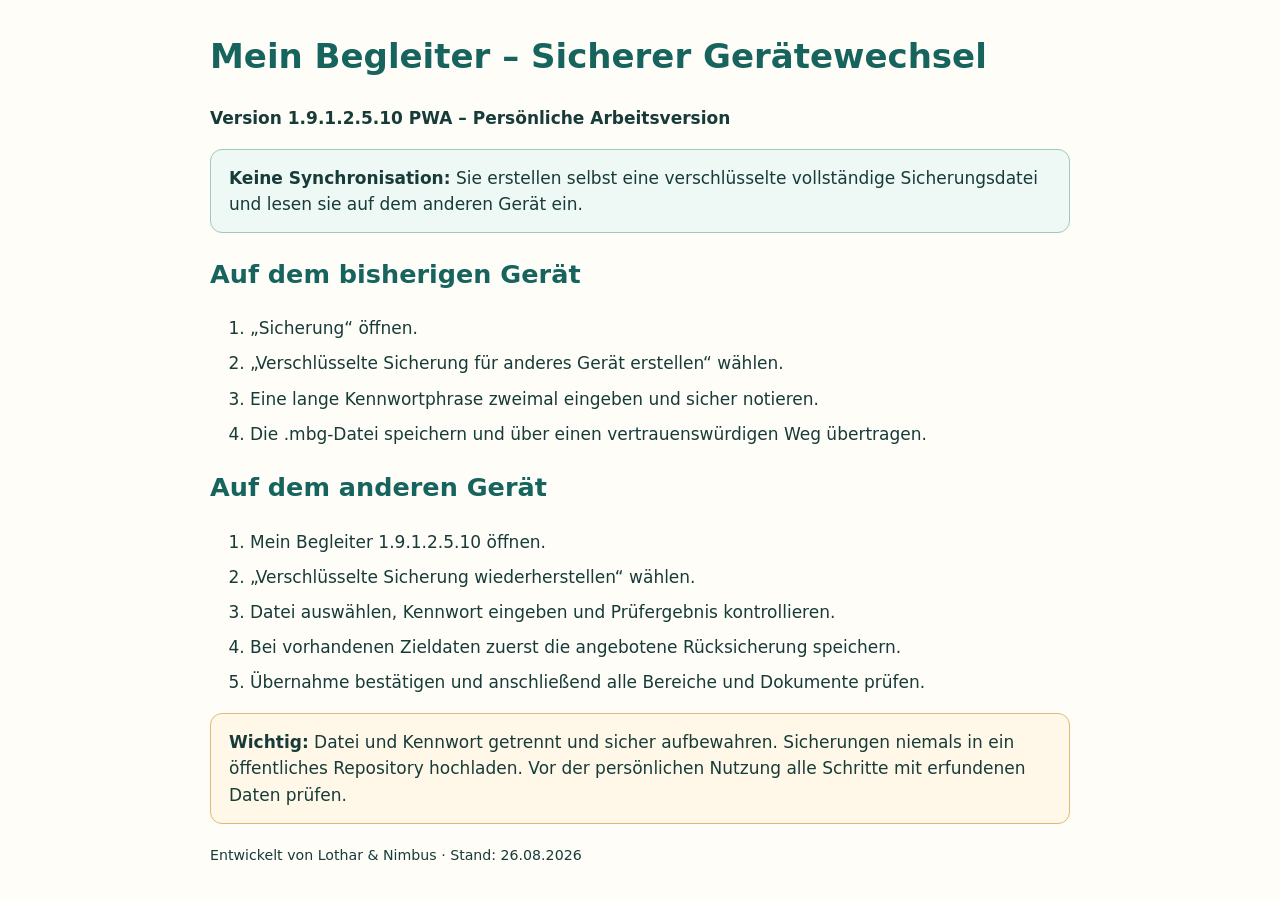
<file: ANLEITUNG_SICHERER_GERAETEWECHSEL.html>
<!doctype html>
<html lang="de"><head><meta charset="utf-8"><meta name="viewport" content="width=device-width,initial-scale=1">
<title>Anleitung – Sicherer Gerätewechsel</title>
<style>body{max-width:860px;margin:30px auto;padding:0 22px;font:17px/1.55 system-ui;color:#173b39;background:#fffdf7}h1,h2{color:#17645e}.box{padding:15px 18px;border:1px solid #9fc8bd;border-radius:12px;background:#eef8f4}.warn{border-color:#ddba76;background:#fff8e8}li{margin:.55rem 0}</style></head>
<body><h1>Mein Begleiter – Sicherer Gerätewechsel</h1><p><strong>Version 1.9.1.2.5.10 PWA – Persönliche Arbeitsversion</strong></p>
<div class="box"><strong>Keine Synchronisation:</strong> Sie erstellen selbst eine verschlüsselte vollständige Sicherungsdatei und lesen sie auf dem anderen Gerät ein.</div>
<h2>Auf dem bisherigen Gerät</h2><ol><li>„Sicherung“ öffnen.</li><li>„Verschlüsselte Sicherung für anderes Gerät erstellen“ wählen.</li><li>Eine lange Kennwortphrase zweimal eingeben und sicher notieren.</li><li>Die .mbg-Datei speichern und über einen vertrauenswürdigen Weg übertragen.</li></ol>
<h2>Auf dem anderen Gerät</h2><ol><li>Mein Begleiter 1.9.1.2.5.10 öffnen.</li><li>„Verschlüsselte Sicherung wiederherstellen“ wählen.</li><li>Datei auswählen, Kennwort eingeben und Prüfergebnis kontrollieren.</li><li>Bei vorhandenen Zieldaten zuerst die angebotene Rücksicherung speichern.</li><li>Übernahme bestätigen und anschließend alle Bereiche und Dokumente prüfen.</li></ol>
<div class="box warn"><strong>Wichtig:</strong> Datei und Kennwort getrennt und sicher aufbewahren. Sicherungen niemals in ein öffentliches Repository hochladen. Vor der persönlichen Nutzung alle Schritte mit erfundenen Daten prüfen.</div>
<p><small>Entwickelt von Lothar &amp; Nimbus · Stand: 26.08.2026</small></p></body></html>
</file>
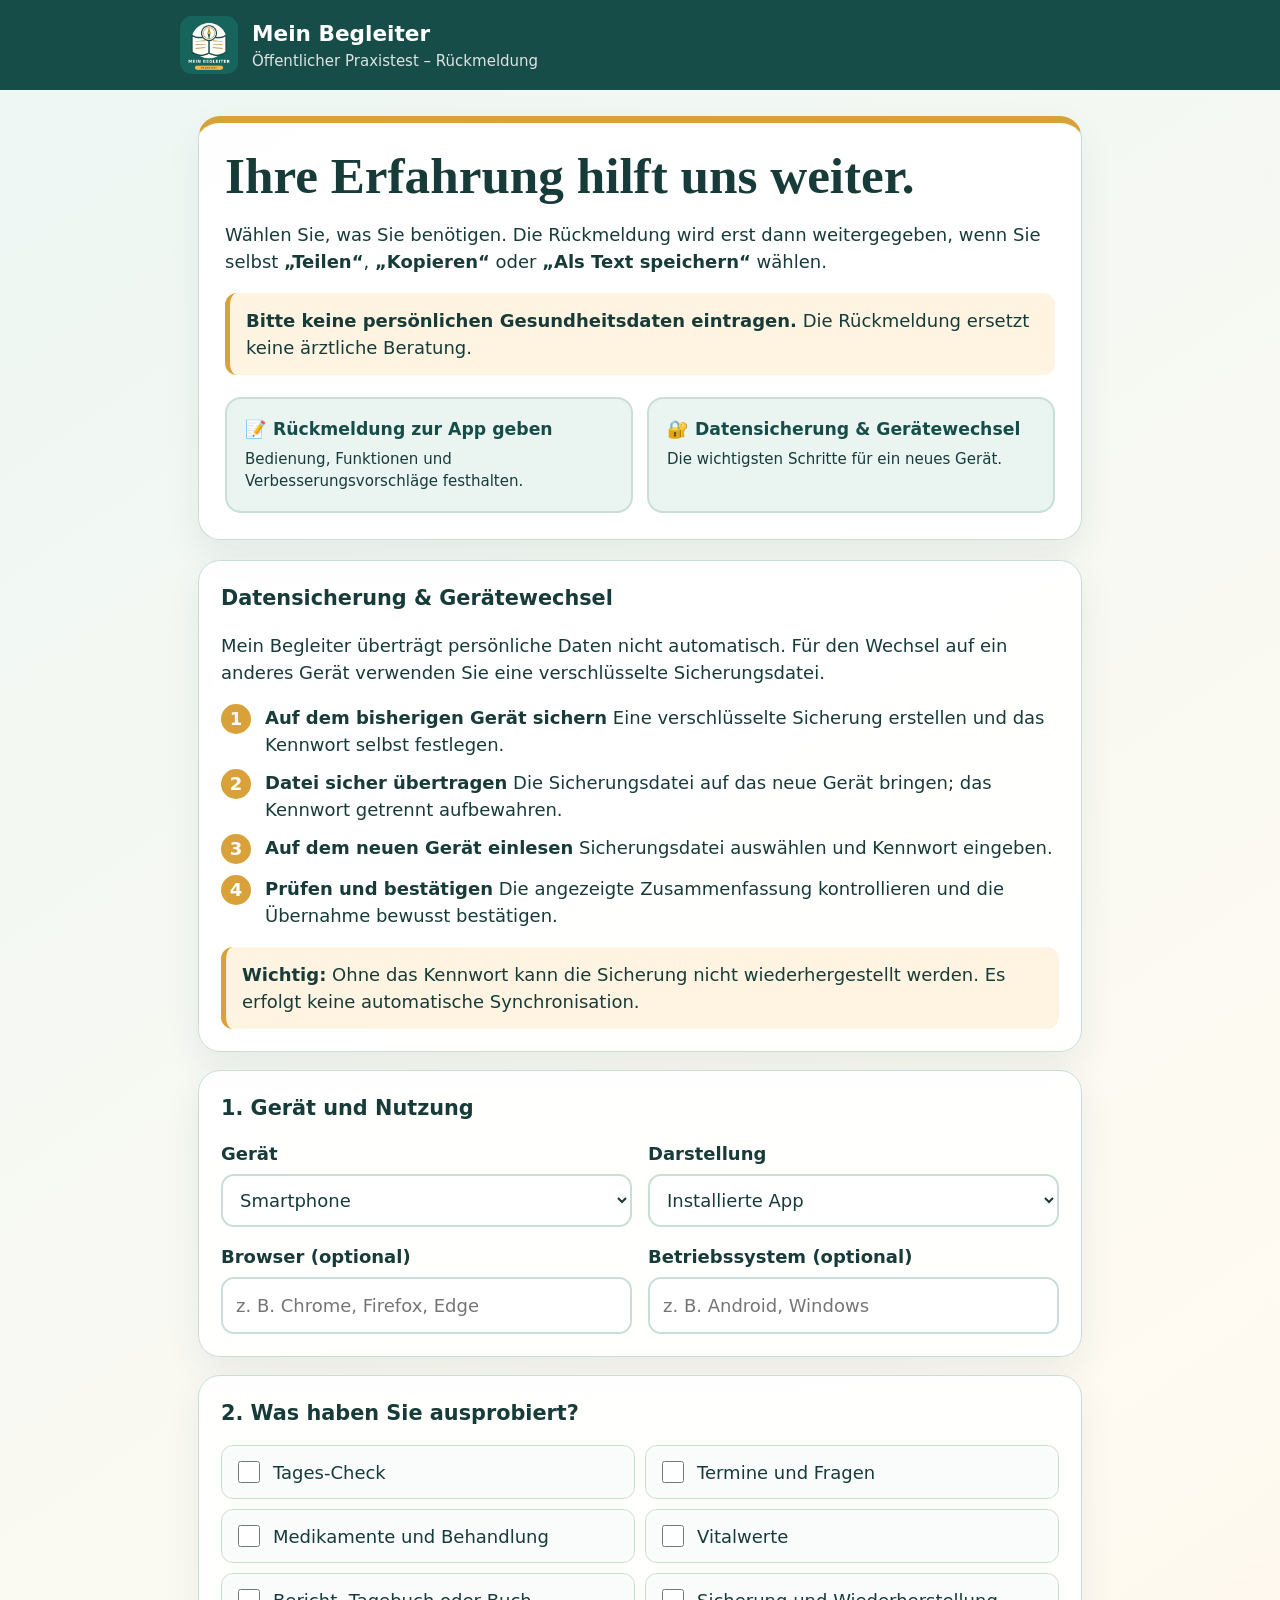
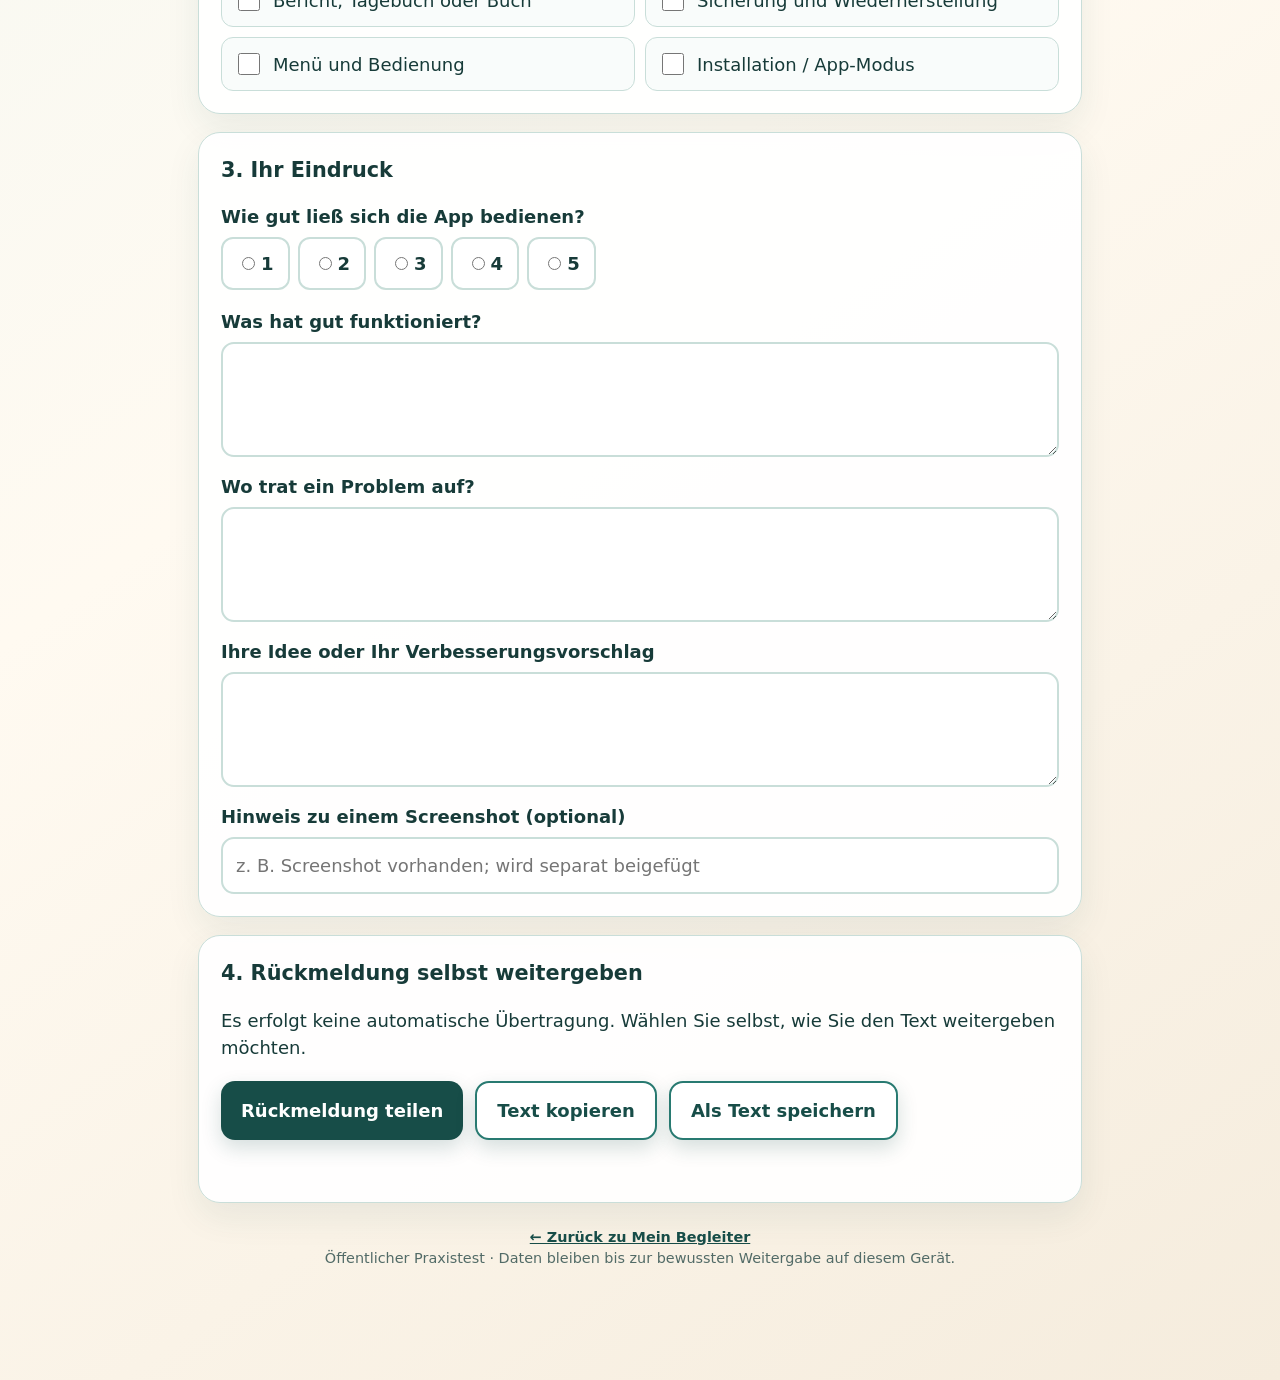
<file: feedback.html>
<!doctype html>
<html lang="de">
<head>
  <meta charset="utf-8">
  <meta name="viewport" content="width=device-width,initial-scale=1,viewport-fit=cover">
  <meta name="theme-color" content="#174d48">
  <title>Rückmeldung – Mein Begleiter Praxistest</title>
  <link rel="icon" href="./icons/favicon-64.png">
  <style>
    :root{--dunkel:#174d48;--gruen:#287a71;--mint:#eaf5f2;--gold:#d8a13a;--creme:#fffaf0;--tinte:#173b39;--linie:#c9ded9;--rot:#8d3531}
    *{box-sizing:border-box}html{scroll-behavior:smooth}body{margin:0;background:linear-gradient(145deg,#edf7f4,#fffaf1 58%,#f5ecdd);color:var(--tinte);font:18px/1.5 system-ui,-apple-system,"Segoe UI",sans-serif}
    button,input,select,textarea{font:inherit}button{cursor:pointer}.kopf{background:var(--dunkel);color:#fff;padding:max(16px,env(safe-area-inset-top)) 20px 16px}.kopf-innen{max-width:920px;margin:auto;display:flex;align-items:center;gap:14px}.kopf img{width:58px;height:58px}.kopf strong{font-size:1.35rem}.kopf small{display:block;opacity:.85}
    main{max-width:920px;margin:auto;padding:26px 18px 96px}.intro,.karte{background:rgba(255,255,255,.94);border:1px solid var(--linie);border-radius:22px;box-shadow:0 14px 34px rgba(23,77,72,.08)}.intro{padding:26px;margin-bottom:20px;border-top:7px solid var(--gold)}h1{font:800 clamp(2rem,7vw,3.2rem)/1.05 Georgia,serif;margin:0 0 10px}h2{font-size:1.3rem;margin:0 0 16px}.hinweis{background:#fff4e1;border-left:5px solid var(--gold);padding:14px 16px;border-radius:12px}.karte{padding:22px;margin-top:18px}.raster{display:grid;grid-template-columns:repeat(2,minmax(0,1fr));gap:16px}.feld{display:grid;gap:7px}.feld label,.legende{font-weight:750}.voll{grid-column:1/-1}input,select,textarea{width:100%;border:2px solid var(--linie);border-radius:13px;padding:13px;background:#fff;color:var(--tinte)}textarea{min-height:115px;resize:vertical}input:focus,select:focus,textarea:focus{outline:3px solid rgba(216,161,58,.35);border-color:var(--gruen)}
    .checks{display:grid;grid-template-columns:repeat(2,minmax(0,1fr));gap:10px}.check{display:flex;gap:10px;align-items:center;padding:12px;border:1px solid var(--linie);border-radius:12px;background:#f9fcfb}.check input{width:22px;height:22px}.sterne{display:flex;flex-wrap:wrap;gap:8px}.sterne label{padding:11px 14px;border:2px solid var(--linie);border-radius:12px;background:#fff;font-weight:700}.sterne input{width:auto;margin-right:6px}.aktionen{display:flex;flex-wrap:wrap;gap:12px;margin-top:20px}.knopf{border:0;border-radius:14px;padding:14px 20px;font-weight:800;background:var(--dunkel);color:#fff;box-shadow:0 8px 20px rgba(23,77,72,.18)}.knopf.sek{background:#fff;color:var(--dunkel);border:2px solid var(--gruen)}.status{min-height:28px;margin-top:12px;font-weight:700;color:#216b45}.fuss{text-align:center;color:#526b67;margin-top:24px;font-size:.9rem}.zurueck{color:var(--dunkel);font-weight:800}
    .wege{display:grid;grid-template-columns:repeat(2,minmax(0,1fr));gap:14px;margin-top:22px}.weg{display:block;text-decoration:none;color:var(--tinte);background:var(--mint);border:2px solid var(--linie);border-radius:16px;padding:18px}.weg strong{display:block;font-size:1.08rem;color:var(--dunkel)}.weg span{display:block;margin-top:5px;font-size:.94rem}.schritte{display:grid;gap:11px}.schritt{display:grid;grid-template-columns:34px 1fr;gap:10px;align-items:start}.schritt::before{content:attr(data-n);display:grid;place-items:center;width:30px;height:30px;border-radius:50%;background:var(--gold);color:#fff;font-weight:800}
    @media(max-width:650px){body{font-size:17px}.raster,.checks,.wege{grid-template-columns:1fr}.voll{grid-column:auto}.intro,.karte{padding:20px}.aktionen .knopf{width:100%}}
  </style>
</head>
<body>
  <header class="kopf"><div class="kopf-innen"><img src="./icons/icon-192.png" alt="Buch-Kompass"><div><strong>Mein Begleiter</strong><small>Öffentlicher Praxistest – Rückmeldung</small></div></div></header>
  <main>
    <section class="intro"><h1>Ihre Erfahrung hilft uns weiter.</h1><p>Wählen Sie, was Sie benötigen. Die Rückmeldung wird erst dann weitergegeben, wenn Sie selbst <b>„Teilen“</b>, <b>„Kopieren“</b> oder <b>„Als Text speichern“</b> wählen.</p><div class="hinweis"><b>Bitte keine persönlichen Gesundheitsdaten eintragen.</b> Die Rückmeldung ersetzt keine ärztliche Beratung.</div><div class="wege"><a class="weg" href="#formular"><strong>📝 Rückmeldung zur App geben</strong><span>Bedienung, Funktionen und Verbesserungsvorschläge festhalten.</span></a><a class="weg" href="#geraetewechsel"><strong>🔐 Datensicherung &amp; Gerätewechsel</strong><span>Die wichtigsten Schritte für ein neues Gerät.</span></a></div></section>
    <section class="karte" id="geraetewechsel"><h2>Datensicherung &amp; Gerätewechsel</h2><p>Mein Begleiter überträgt persönliche Daten nicht automatisch. Für den Wechsel auf ein anderes Gerät verwenden Sie eine verschlüsselte Sicherungsdatei.</p><div class="schritte"><div class="schritt" data-n="1"><div><b>Auf dem bisherigen Gerät sichern</b> Eine verschlüsselte Sicherung erstellen und das Kennwort selbst festlegen.</div></div><div class="schritt" data-n="2"><div><b>Datei sicher übertragen</b> Die Sicherungsdatei auf das neue Gerät bringen; das Kennwort getrennt aufbewahren.</div></div><div class="schritt" data-n="3"><div><b>Auf dem neuen Gerät einlesen</b> Sicherungsdatei auswählen und Kennwort eingeben.</div></div><div class="schritt" data-n="4"><div><b>Prüfen und bestätigen</b> Die angezeigte Zusammenfassung kontrollieren und die Übernahme bewusst bestätigen.</div></div></div><div class="hinweis" style="margin-top:18px"><b>Wichtig:</b> Ohne das Kennwort kann die Sicherung nicht wiederhergestellt werden. Es erfolgt keine automatische Synchronisation.</div></section>
    <form id="formular">
      <section class="karte"><h2>1. Gerät und Nutzung</h2><div class="raster">
        <div class="feld"><label for="geraet">Gerät</label><select id="geraet"><option>Smartphone</option><option>Tablet</option><option>Windows-PC / Laptop</option><option>Anderes Gerät</option></select></div>
        <div class="feld"><label for="modus">Darstellung</label><select id="modus"><option>Installierte App</option><option>Im Browser</option><option>Nicht sicher</option></select></div>
        <div class="feld"><label for="browser">Browser (optional)</label><input id="browser" placeholder="z. B. Chrome, Firefox, Edge"></div>
        <div class="feld"><label for="system">Betriebssystem (optional)</label><input id="system" placeholder="z. B. Android, Windows"></div>
      </div></section>
      <section class="karte"><h2>2. Was haben Sie ausprobiert?</h2><div class="checks">
        <label class="check"><input type="checkbox" value="Tages-Check">Tages-Check</label><label class="check"><input type="checkbox" value="Termine und Fragen">Termine und Fragen</label>
        <label class="check"><input type="checkbox" value="Medikamente und Behandlung">Medikamente und Behandlung</label><label class="check"><input type="checkbox" value="Vitalwerte">Vitalwerte</label>
        <label class="check"><input type="checkbox" value="Bericht, Tagebuch oder Buch">Bericht, Tagebuch oder Buch</label><label class="check"><input type="checkbox" value="Sicherung und Wiederherstellung">Sicherung und Wiederherstellung</label>
        <label class="check"><input type="checkbox" value="Menü und Bedienung">Menü und Bedienung</label><label class="check"><input type="checkbox" value="Installation / App-Modus">Installation / App-Modus</label>
      </div></section>
      <section class="karte"><h2>3. Ihr Eindruck</h2><div class="feld"><span class="legende">Wie gut ließ sich die App bedienen?</span><div class="sterne">
        <label><input type="radio" name="wertung" value="1 – schwierig">1</label><label><input type="radio" name="wertung" value="2">2</label><label><input type="radio" name="wertung" value="3">3</label><label><input type="radio" name="wertung" value="4">4</label><label><input type="radio" name="wertung" value="5 – sehr gut">5</label>
      </div></div><div class="raster" style="margin-top:18px">
        <div class="feld voll"><label for="gut">Was hat gut funktioniert?</label><textarea id="gut"></textarea></div>
        <div class="feld voll"><label for="problem">Wo trat ein Problem auf?</label><textarea id="problem"></textarea></div>
        <div class="feld voll"><label for="idee">Ihre Idee oder Ihr Verbesserungsvorschlag</label><textarea id="idee"></textarea></div>
        <div class="feld voll"><label for="bild">Hinweis zu einem Screenshot (optional)</label><input id="bild" placeholder="z. B. Screenshot vorhanden; wird separat beigefügt"></div>
      </div></section>
      <section class="karte"><h2>4. Rückmeldung selbst weitergeben</h2><p>Es erfolgt keine automatische Übertragung. Wählen Sie selbst, wie Sie den Text weitergeben möchten.</p><div class="aktionen"><button class="knopf" type="button" id="teilen">Rückmeldung teilen</button><button class="knopf sek" type="button" id="kopieren">Text kopieren</button><button class="knopf sek" type="button" id="speichern">Als Text speichern</button></div><div id="status" class="status" role="status" aria-live="polite"></div></section>
    </form>
    <p class="fuss"><a class="zurueck" href="./">← Zurück zu Mein Begleiter</a><br>Öffentlicher Praxistest · Daten bleiben bis zur bewussten Weitergabe auf diesem Gerät.</p>
  </main>
  <script>
    const $=s=>document.querySelector(s); const text=()=>{const getestet=[...document.querySelectorAll('.check input:checked')].map(x=>x.value).join(', ')||'keine Angabe';const wertung=document.querySelector('input[name="wertung"]:checked')?.value||'keine Angabe';return `RÜCKMELDUNG – MEIN BEGLEITER, ÖFFENTLICHER PRAXISTEST\n\nGerät: ${$('#geraet').value}\nDarstellung: ${$('#modus').value}\nBrowser: ${$('#browser').value||'keine Angabe'}\nBetriebssystem: ${$('#system').value||'keine Angabe'}\n\nAusprobiert: ${getestet}\nBedienbarkeit (1–5): ${wertung}\n\nWas hat gut funktioniert?\n${$('#gut').value||'keine Angabe'}\n\nWo trat ein Problem auf?\n${$('#problem').value||'keine Angabe'}\n\nVerbesserungsvorschlag:\n${$('#idee').value||'keine Angabe'}\n\nScreenshot-Hinweis: ${$('#bild').value||'keine Angabe'}\n\nHinweis: Diese Rückmeldung enthält keine persönlichen Gesundheitsdaten.`};
    const status=m=>$('#status').textContent=m;
    $('#kopieren').onclick=async()=>{try{await navigator.clipboard.writeText(text());status('✓ Rückmeldung wurde in die Zwischenablage kopiert.')}catch{status('Kopieren war nicht möglich. Bitte „Als Text speichern“ verwenden.')}};
    $('#teilen').onclick=async()=>{if(!navigator.share){status('Teilen wird hier nicht unterstützt. Bitte „Text kopieren“ oder „Als Text speichern“ verwenden.');return}try{await navigator.share({title:'Rückmeldung – Mein Begleiter',text:text()});status('✓ Teilen-Dialog wurde geöffnet.')}catch(e){if(e.name!=='AbortError')status('Teilen war nicht möglich.')}};
    $('#speichern').onclick=()=>{const blob=new Blob([text()],{type:'text/plain;charset=utf-8'}),a=document.createElement('a');a.href=URL.createObjectURL(blob);a.download='Rueckmeldung_Mein_Begleiter.txt';a.click();setTimeout(()=>URL.revokeObjectURL(a.href),1000);status('✓ Rückmeldung wurde als Textdatei bereitgestellt.')};
  </script>
</body>
</html>
</file>
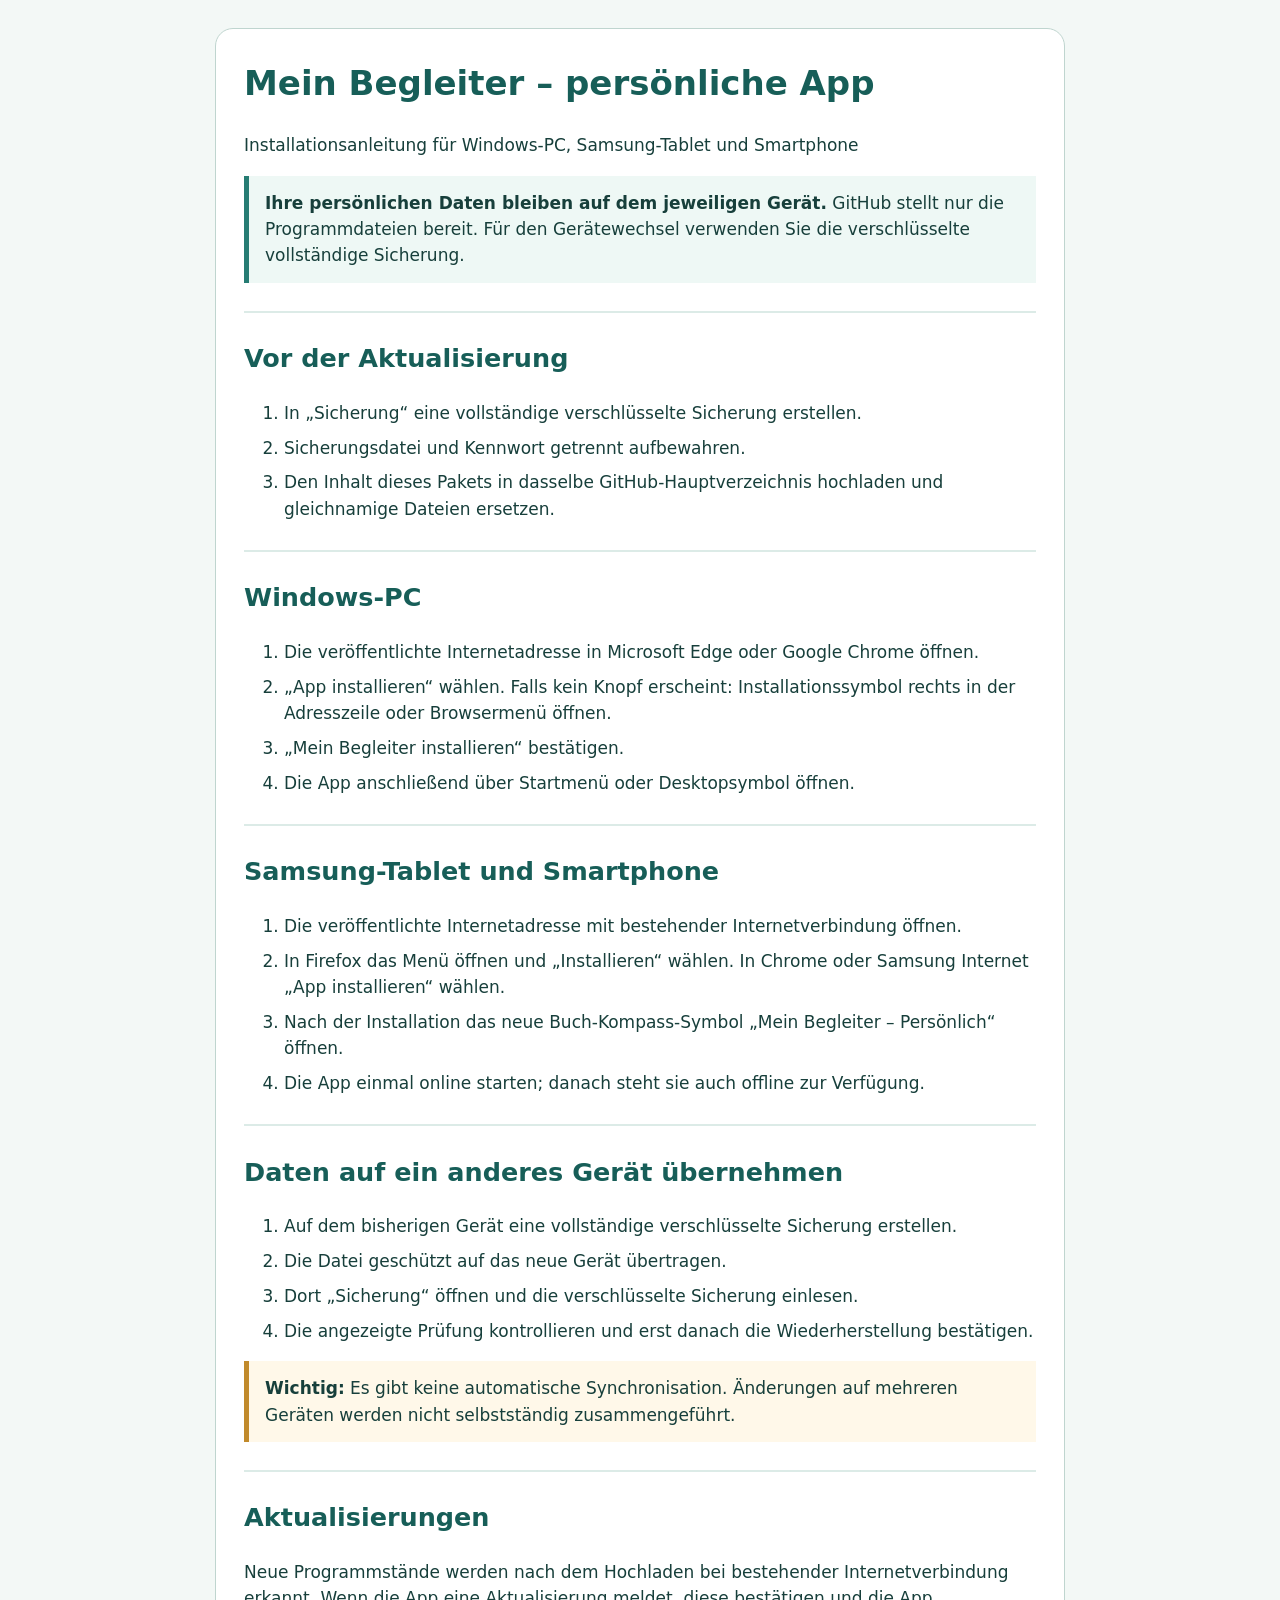
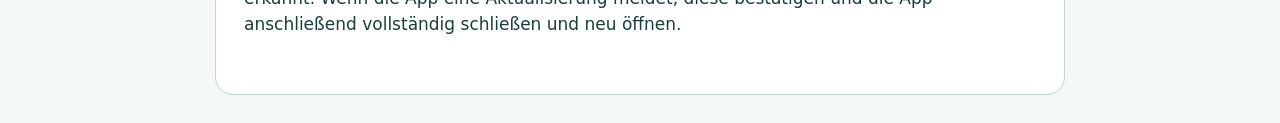
<file: INSTALLATION_PERSOENLICHE_APP.html>
<!doctype html>
<html lang="de">
<head>
  <meta charset="utf-8">
  <meta name="viewport" content="width=device-width,initial-scale=1">
  <title>Mein Begleiter – persönliche App installieren</title>
  <style>
    body{max-width:850px;margin:0 auto;padding:28px;color:#173f3b;background:#f3f8f6;font:17px/1.55 system-ui,sans-serif}main{background:#fff;padding:28px;border:1px solid #bfd5cf;border-radius:18px}h1,h2{color:#175e58}h1{margin-top:0}section{margin:28px 0;padding-top:5px;border-top:2px solid #dcebe7}.hinweis{padding:14px 16px;border-left:5px solid #c18a2b;background:#fff8e9}.sicher{padding:14px 16px;border-left:5px solid #267c73;background:#eef8f5}li{margin:.5em 0}@media(max-width:620px){body{padding:10px;font-size:16px}main{padding:18px;border-radius:12px}}@media print{body{background:#fff;padding:0}main{border:0;padding:0}}
  </style>
</head>
<body><main>
  <h1>Mein Begleiter – persönliche App</h1>
  <p>Installationsanleitung für Windows-PC, Samsung-Tablet und Smartphone</p>
  <p class="sicher"><strong>Ihre persönlichen Daten bleiben auf dem jeweiligen Gerät.</strong> GitHub stellt nur die Programmdateien bereit. Für den Gerätewechsel verwenden Sie die verschlüsselte vollständige Sicherung.</p>
  <section><h2>Vor der Aktualisierung</h2><ol><li>In „Sicherung“ eine vollständige verschlüsselte Sicherung erstellen.</li><li>Sicherungsdatei und Kennwort getrennt aufbewahren.</li><li>Den Inhalt dieses Pakets in dasselbe GitHub-Hauptverzeichnis hochladen und gleichnamige Dateien ersetzen.</li></ol></section>
  <section><h2>Windows-PC</h2><ol><li>Die veröffentlichte Internetadresse in Microsoft Edge oder Google Chrome öffnen.</li><li>„App installieren“ wählen. Falls kein Knopf erscheint: Installationssymbol rechts in der Adresszeile oder Browsermenü öffnen.</li><li>„Mein Begleiter installieren“ bestätigen.</li><li>Die App anschließend über Startmenü oder Desktopsymbol öffnen.</li></ol></section>
  <section><h2>Samsung-Tablet und Smartphone</h2><ol><li>Die veröffentlichte Internetadresse mit bestehender Internetverbindung öffnen.</li><li>In Firefox das Menü öffnen und „Installieren“ wählen. In Chrome oder Samsung Internet „App installieren“ wählen.</li><li>Nach der Installation das neue Buch-Kompass-Symbol „Mein Begleiter – Persönlich“ öffnen.</li><li>Die App einmal online starten; danach steht sie auch offline zur Verfügung.</li></ol></section>
  <section><h2>Daten auf ein anderes Gerät übernehmen</h2><ol><li>Auf dem bisherigen Gerät eine vollständige verschlüsselte Sicherung erstellen.</li><li>Die Datei geschützt auf das neue Gerät übertragen.</li><li>Dort „Sicherung“ öffnen und die verschlüsselte Sicherung einlesen.</li><li>Die angezeigte Prüfung kontrollieren und erst danach die Wiederherstellung bestätigen.</li></ol><p class="hinweis"><strong>Wichtig:</strong> Es gibt keine automatische Synchronisation. Änderungen auf mehreren Geräten werden nicht selbstständig zusammengeführt.</p></section>
  <section><h2>Aktualisierungen</h2><p>Neue Programmstände werden nach dem Hochladen bei bestehender Internetverbindung erkannt. Wenn die App eine Aktualisierung meldet, diese bestätigen und die App anschließend vollständig schließen und neu öffnen.</p></section>
</main></body></html>
</file>
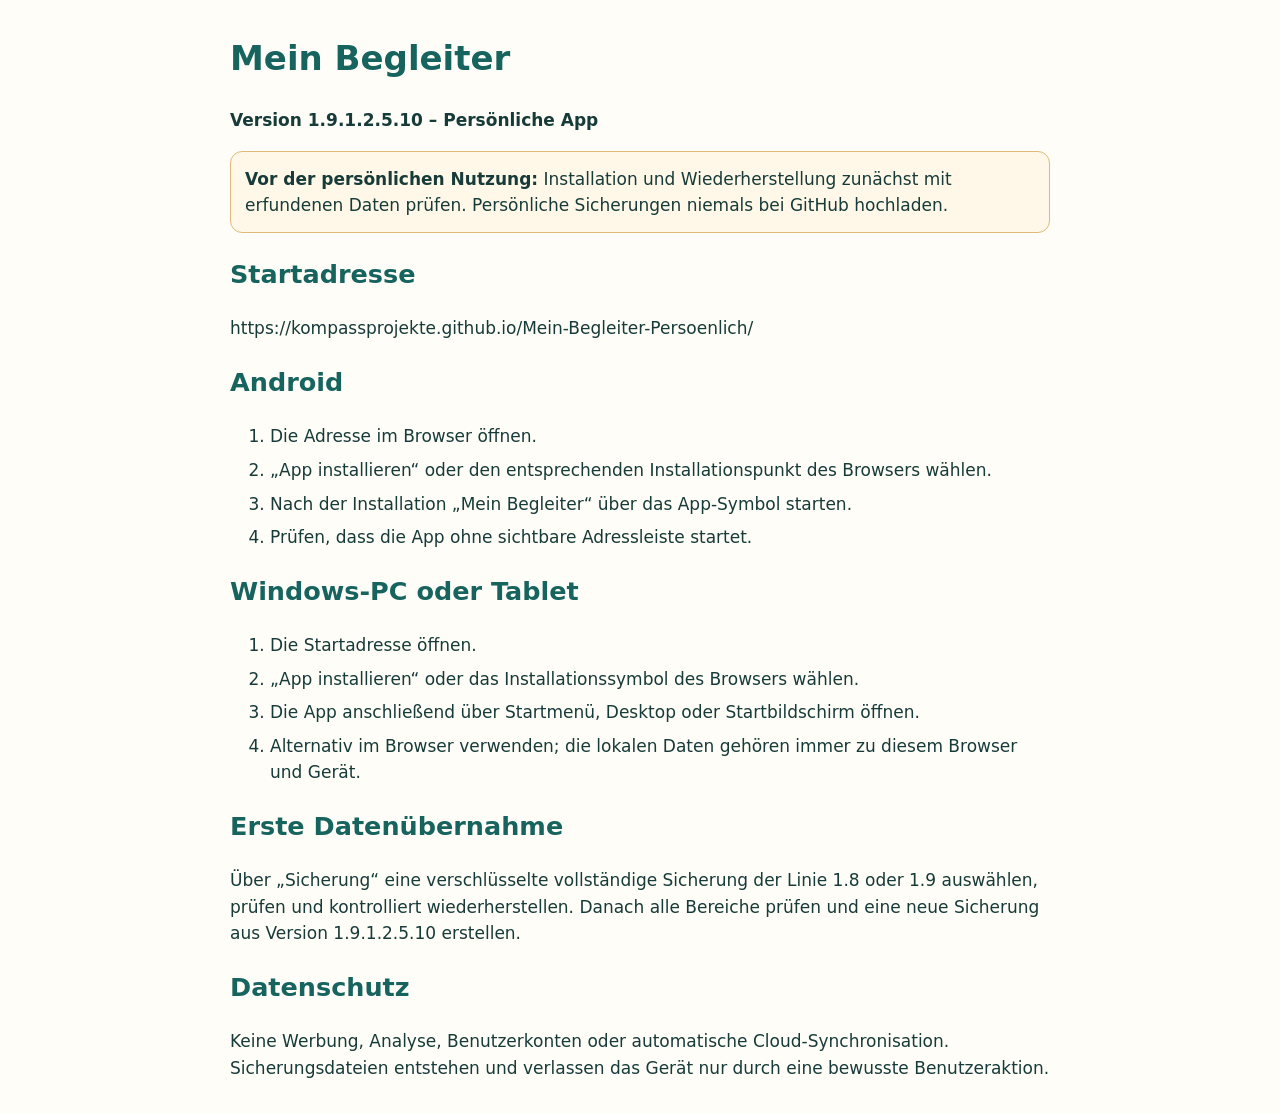
<file: INSTALLATIONSANLEITUNG.html>
<!doctype html>
<html lang="de"><head><meta charset="utf-8"><meta name="viewport" content="width=device-width,initial-scale=1">
<title>Installation – Mein Begleiter 1.9.1.2.5.10</title>
<style>body{max-width:820px;margin:32px auto;padding:0 22px;font:17px/1.55 system-ui;color:#173b39;background:#fffdf7}h1,h2{color:#17645e}.box{padding:14px;border:1px solid #9fc8bd;border-radius:12px;background:#eef8f4}.warn{background:#fff8e8;border-color:#ddba76}li{margin:.45rem 0}</style></head>
<body><h1>Mein Begleiter</h1><p><strong>Version 1.9.1.2.5.10 – Persönliche App</strong></p>
<div class="box warn"><strong>Vor der persönlichen Nutzung:</strong> Installation und Wiederherstellung zunächst mit erfundenen Daten prüfen. Persönliche Sicherungen niemals bei GitHub hochladen.</div>
<h2>Startadresse</h2><p>https://kompassprojekte.github.io/Mein-Begleiter-Persoenlich/</p>
<h2>Android</h2><ol><li>Die Adresse im Browser öffnen.</li><li>„App installieren“ oder den entsprechenden Installationspunkt des Browsers wählen.</li><li>Nach der Installation „Mein Begleiter“ über das App-Symbol starten.</li><li>Prüfen, dass die App ohne sichtbare Adressleiste startet.</li></ol>
<h2>Windows-PC oder Tablet</h2><ol><li>Die Startadresse öffnen.</li><li>„App installieren“ oder das Installationssymbol des Browsers wählen.</li><li>Die App anschließend über Startmenü, Desktop oder Startbildschirm öffnen.</li><li>Alternativ im Browser verwenden; die lokalen Daten gehören immer zu diesem Browser und Gerät.</li></ol>
<h2>Erste Datenübernahme</h2><p>Über „Sicherung“ eine verschlüsselte vollständige Sicherung der Linie 1.8 oder 1.9 auswählen, prüfen und kontrolliert wiederherstellen. Danach alle Bereiche prüfen und eine neue Sicherung aus Version 1.9.1.2.5.10 erstellen.</p>
<h2>Datenschutz</h2><p>Keine Werbung, Analyse, Benutzerkonten oder automatische Cloud-Synchronisation. Sicherungsdateien entstehen und verlassen das Gerät nur durch eine bewusste Benutzeraktion.</p></body></html>
</file>
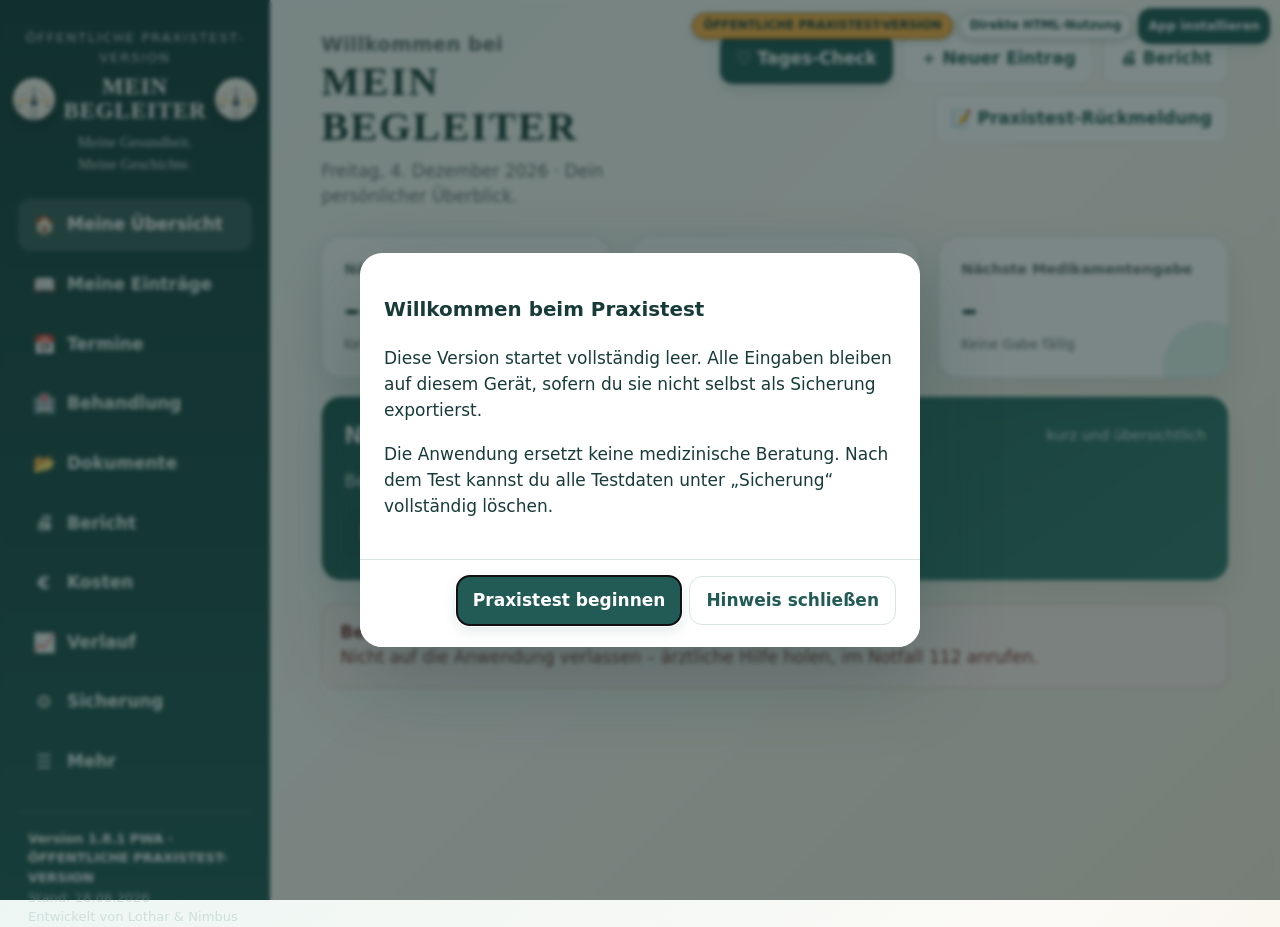
<file: Mein_Begleiter_1.8.1_PWA_OEFFENTLICHER_PRAXISTEST_RUECKFALL.html>
<!doctype html>
<html lang="de">
  <head>
    <meta charset="utf-8" />
    <meta
      name="viewport"
      content="width=device-width,initial-scale=1,viewport-fit=cover"
    />
    <meta name="theme-color" content="#225b56" />
    <title>Mein Begleiter 1.8.1 PWA – Öffentliche Praxistest-Version</title>
    <link rel="manifest" href="./manifest.webmanifest" />
    <link rel="icon" type="image/png" href="./icons/favicon-64.png" />
    <link rel="apple-touch-icon" href="./icons/apple-touch-icon-180.png" />
    <meta name="mobile-web-app-capable" content="yes" />
    <meta name="apple-mobile-web-app-capable" content="yes" />
    <meta name="apple-mobile-web-app-status-bar-style" content="default" />
    <meta name="apple-mobile-web-app-title" content="Begleiter Test" />
    <style>
      :root {
        --tinte: #173b39;
        --petrol: #225b56;
        --petrol2: #34796f;
        --mint: #dff1ec;
        --sand: #f6efe2;
        --creme: #fbfaf6;
        --weiss: #fff;
        --linie: #d8e4e0;
        --rot: #a33b39;
        --orange: #b56a22;
        --gruen: #2d7252;
        --grau: #61716d;
        --schatten: 0 12px 34px rgba(25, 63, 60, 0.1);
        --radius: 20px;
      }
      * {
        box-sizing: border-box;
      }
      html {
        scroll-behavior: smooth;
      }
      body {
        margin: 0;
        background: linear-gradient(
          135deg,
          #edf6f3 0,
          #fbfaf6 48%,
          #f5ecde 100%
        );
        color: var(--tinte);
        font:
          17px/1.5 system-ui,
          -apple-system,
          "Segoe UI",
          sans-serif;
        min-height: 100vh;
      }
      button,
      input,
      select,
      textarea {
        font: inherit;
      }
      button {
        cursor: pointer;
      }
      .app {
        min-height: 100vh;
        display: grid;
        grid-template-columns: 270px 1fr;
      }
      .seitenleiste {
        position: sticky;
        top: 0;
        height: 100vh;
        background: linear-gradient(180deg, #163e3b, #225b56);
        color: #fff;
        padding: 28px 18px;
        display: flex;
        flex-direction: column;
        gap: 24px;
        z-index: 20;
      }
      .marke {
        padding: 0 4px;
        text-align: center;
      }
      .markenlogo {
        display: none;
      }
      .marke-klein {
        font-size: 0.82rem;
        letter-spacing: 0.14em;
        text-transform: uppercase;
        opacity: 0.78;
      }
      .marken-titel {
        display: flex;
        align-items: center;
        justify-content: center;
        gap: 8px;
        margin: 0.5rem 0 0;
      }
      .marken-titel h1 {
        margin: 0;
        font-family: "Bodoni MT", "Didot", "Baskerville", "Georgia", serif;
        font-size: 1.42rem;
        font-weight: 600;
        line-height: 1.05;
        letter-spacing: 0.045em;
      }
      .marke p {
        font-family: "Segoe Print", "Bradley Hand", "Comic Sans MS", cursive;
        font-size: 1rem;
        line-height: 1.48;
        letter-spacing: 0.01em;
      }
      .bildmarke {
        position: relative;
        width: 42px;
        height: 42px;
        flex: 0 0 42px;
        border-radius: 50%;
        overflow: hidden;
        background: #fbf7ef;
        box-shadow: 0 5px 15px rgba(0, 0, 0, 0.22);
        border: 1px solid rgba(255, 255, 255, 0.45);
      }
      .bildmarke img {
        position: absolute;
        width: 185%;
        height: auto;
        max-width: none;
        left: 50%;
        top: -2%;
        transform: translateX(-50%);
        display: block;
      }
      .marke p {
        margin: 0.55rem 0 0;
        color: #d8ebe6;
        font-size: 0.92rem;
      }
      .nav {
        display: grid;
        gap: 8px;
      }
      .nav button {
        border: 0;
        background: transparent;
        color: #e9f5f1;
        border-radius: 13px;
        padding: 12px 14px;
        text-align: left;
        font-weight: 650;
        display: flex;
        align-items: center;
        gap: 11px;
      }
      .nav button:hover,
      .nav button.aktiv {
        background: rgba(255, 255, 255, 0.14);
        color: #fff;
      }
      .nav .symbol {
        width: 24px;
        text-align: center;
        font-size: 1.15rem;
      }
      .seitenfuss {
        margin-top: auto;
        border-top: 1px solid rgba(255, 255, 255, 0.18);
        padding: 16px 10px 0;
        font-size: 0.82rem;
        color: #cbe0db;
      }
      .seitenfuss strong {
        color: #fff;
        display: block;
      }
      main {
        min-width: 0;
        padding: 34px clamp(20px, 4vw, 58px) 70px;
      }
      .kopf {
        display: flex;
        align-items: flex-start;
        justify-content: space-between;
        gap: 24px;
        margin-bottom: 26px;
      }
      .kopf h2 {
        font-size: clamp(1.8rem, 4vw, 2.55rem);
        line-height: 1.1;
        margin: 0;
      }
      .willkommen-klein {
        display: block;
        font-family:
          system-ui,
          -apple-system,
          "Segoe UI",
          sans-serif;
        font-size: 0.48em;
        font-weight: 650;
        letter-spacing: 0.02em;
        color: var(--grau);
        margin-bottom: 0.28rem;
      }
      .willkommen-name {
        display: block;
        font-family: "Bodoni MT", "Didot", "Baskerville", "Georgia", serif;
        font-weight: 600;
        letter-spacing: 0.045em;
        color: var(--tinte);
      }
      .kopf p {
        margin: 0.55rem 0 0;
        color: var(--grau);
      }
      .kopf-aktionen {
        display: flex;
        gap: 10px;
        flex-wrap: wrap;
        justify-content: flex-end;
      }
      .seite {
        display: none;
      }
      .seite.aktiv {
        display: block;
        animation: einblenden 0.18s ease-out;
      }
      @keyframes einblenden {
        from {
          opacity: 0.3;
          transform: translateY(5px);
        }
        to {
          opacity: 1;
          transform: none;
        }
      }
      .knopf {
        border: 0;
        border-radius: 13px;
        padding: 11px 16px;
        font-weight: 750;
        background: var(--petrol);
        color: #fff;
        box-shadow: 0 5px 14px rgba(34, 91, 86, 0.16);
      }
      .knopf:hover {
        background: #194b47;
      }
      .knopf.sekundaer {
        background: #fff;
        color: var(--petrol);
        border: 1px solid var(--linie);
        box-shadow: none;
      }
      .knopf.gefahr {
        background: #fff3f1;
        color: var(--rot);
        border: 1px solid #ebc7c2;
        box-shadow: none;
      }
      .knopf.klein {
        padding: 7px 10px;
        font-size: 0.88rem;
      }
      .raster {
        display: grid;
        grid-template-columns: repeat(12, 1fr);
        gap: 18px;
      }
      .karte {
        background: rgba(255, 255, 255, 0.91);
        border: 1px solid rgba(203, 222, 216, 0.9);
        border-radius: var(--radius);
        box-shadow: var(--schatten);
        padding: 22px;
        min-width: 0;
      }
      .span3 {
        grid-column: span 3;
      }
      .span4 {
        grid-column: span 4;
      }
      .span5 {
        grid-column: span 5;
      }
      .span6 {
        grid-column: span 6;
      }
      .span7 {
        grid-column: span 7;
      }
      .span8 {
        grid-column: span 8;
      }
      .span12 {
        grid-column: span 12;
      }
      .kpi {
        position: relative;
        overflow: hidden;
        min-height: 132px;
      }
      .kpi:after {
        content: "";
        position: absolute;
        width: 90px;
        height: 90px;
        border-radius: 50%;
        right: -25px;
        bottom: -35px;
        background: var(--mint);
      }
      .kpi-label {
        color: var(--grau);
        font-weight: 700;
        font-size: 0.9rem;
      }
      .kpi-wert {
        font-size: 2rem;
        font-weight: 850;
        line-height: 1.15;
        margin-top: 12px;
      }
      .kpi-hinweis {
        color: var(--grau);
        font-size: 0.84rem;
        margin-top: 6px;
      }
      .abschnitt-titel {
        display: flex;
        justify-content: space-between;
        align-items: center;
        gap: 16px;
        margin-bottom: 16px;
      }
      .abschnitt-titel h3 {
        margin: 0;
        font-size: 1.4rem;
      }
      .abschnitt-titel span {
        color: var(--grau);
        font-size: 0.9rem;
      }
      .termin {
        display: grid;
        grid-template-columns: 82px 1fr auto;
        gap: 14px;
        align-items: center;
        padding: 14px 0;
        border-bottom: 1px solid #e5ece9;
      }
      .termin:last-child {
        border: 0;
      }
      .datumsblock {
        background: var(--mint);
        border-radius: 12px;
        padding: 9px 6px;
        text-align: center;
        font-weight: 800;
        line-height: 1.15;
      }
      .datumsblock small {
        display: block;
        font-size: 0.72rem;
        text-transform: uppercase;
        color: var(--petrol2);
      }
      .termin strong {
        display: block;
      }
      .termin p {
        margin: 0.2rem 0 0;
        color: var(--grau);
        font-size: 0.9rem;
      }
      .zustand {
        border-radius: 999px;
        padding: 5px 10px;
        font-size: 0.78rem;
        font-weight: 800;
        background: var(--sand);
        white-space: nowrap;
      }
      .zustand.heute {
        background: #fde6dc;
        color: #913f20;
      }
      .zustand.zukunft {
        background: var(--mint);
        color: var(--gruen);
      }
      .terminstatus {
        border: 1px solid #b9d1ca;
        border-radius: 10px;
        background: #f7fbfa;
        color: var(--tinte);
        padding: 7px 8px;
        font-weight: 750;
        max-width: 150px;
      }
      .status-bestaetigt {
        background: #dff1ec;
        color: #236047;
      }
      .status-erledigt {
        background: #edf0ef;
        color: #53605d;
      }
      .status-abgesagt {
        background: #fff0ed;
        color: #913f36;
      }
      .befinden-box {
        background: linear-gradient(145deg, #225b56, #34796f);
        color: #fff;
      }
      .befinden-box .abschnitt-titel span {
        color: #d9ece7;
      }
      .befinden-anzeige {
        font-size: 2rem;
        font-weight: 850;
        margin: 13px 0 2px;
      }
      .befinden-box p {
        color: #e4f0ed;
        margin: 0.35rem 0 16px;
      }
      .tabelle-wrap {
        overflow: auto;
        border-radius: 15px;
        border: 1px solid var(--linie);
        background: #fff;
      }
      .datentabelle {
        width: 100%;
        border-collapse: collapse;
        min-width: 980px;
      }
      .datentabelle th {
        position: sticky;
        top: 0;
        z-index: 2;
        background: #eaf3f0;
        color: #244b47;
        text-align: left;
        font-size: 0.82rem;
        text-transform: uppercase;
        letter-spacing: 0.03em;
        padding: 12px 11px;
        border-bottom: 1px solid #cddfd9;
      }
      .datentabelle td {
        padding: 12px 11px;
        border-bottom: 1px solid #e8eeec;
        vertical-align: top;
      }
      .datentabelle tbody tr:hover {
        background: #fbf7ee;
      }
      .datentabelle .geld {
        text-align: right;
        white-space: nowrap;
      }
      .datentabelle .aktionen {
        white-space: nowrap;
      }
      .leer {
        padding: 34px;
        text-align: center;
        color: var(--grau);
      }
      .werkzeugleiste {
        display: flex;
        gap: 10px;
        align-items: center;
        flex-wrap: wrap;
        margin-bottom: 16px;
      }
      .suchfeld {
        flex: 1;
        min-width: 230px;
        border: 1px solid var(--linie);
        background: #fff;
        border-radius: 13px;
        padding: 11px 13px;
        color: var(--tinte);
      }
      .filter {
        border: 1px solid var(--linie);
        background: #fff;
        border-radius: 13px;
        padding: 11px 13px;
        color: var(--tinte);
      }
      .formular {
        display: grid;
        grid-template-columns: repeat(2, minmax(0, 1fr));
        gap: 16px;
      }
      .feld {
        display: grid;
        gap: 7px;
      }
      .feld label {
        font-weight: 750;
        font-size: 0.9rem;
      }
      .feld input,
      .feld select,
      .feld textarea {
        width: 100%;
        border: 1px solid #bdcfca;
        border-radius: 12px;
        padding: 11px 12px;
        background: #fff;
        color: var(--tinte);
      }
      .feld input:focus,
      .feld select:focus,
      .feld textarea:focus {
        outline: 3px solid rgba(52, 121, 111, 0.18);
        border-color: var(--petrol2);
      }
      .feld textarea {
        min-height: 105px;
        resize: vertical;
      }
      .feld.breit {
        grid-column: 1/-1;
      }
      .hinweis {
        font-size: 0.84rem;
        color: var(--grau);
      }
      dialog {
        border: 0;
        border-radius: 22px;
        padding: 0;
        width: min(760px, calc(100vw - 30px));
        box-shadow: 0 30px 80px rgba(20, 55, 52, 0.3);
        color: var(--tinte);
      }
      dialog::backdrop {
        background: rgba(15, 38, 36, 0.55);
        backdrop-filter: blur(2px);
      }
      .dialog-kopf {
        padding: 22px 24px 16px;
        border-bottom: 1px solid var(--linie);
        display: flex;
        justify-content: space-between;
        gap: 20px;
        position: sticky;
        top: 0;
        z-index: 4;
        background: #fff;
      }
      .dialog-kopf h3 {
        margin: 0;
      }
      .schliessen {
        border: 0;
        background: #eef5f2;
        border-radius: 50%;
        width: 38px;
        height: 38px;
        font-size: 1.4rem;
        color: var(--tinte);
      }
      .dialog-inhalt {
        padding: 22px 24px;
      }
      .dialog-fuss {
        display: flex;
        justify-content: flex-end;
        gap: 10px;
        padding: 16px 24px 22px;
        position: sticky;
        bottom: 0;
        z-index: 4;
        background: #fff;
        border-top: 1px solid var(--linie);
      }
      .dialog-schnellaktionen {
        display: flex;
        gap: 8px;
        align-items: center;
        flex-wrap: wrap;
      }
      .dokument-status {
        margin-top: 12px;
        padding: 10px 12px;
        border-radius: 10px;
        background: #eef5f2;
        color: #245b52;
        font-weight: 700;
      }
      .dokument-status.fehler {
        background: #fff0ed;
        color: #9a3127;
      }
      .kostenliste {
        display: grid;
        gap: 13px;
      }
      .kostenzeile {
        display: grid;
        grid-template-columns: 130px 1fr auto;
        gap: 14px;
        align-items: center;
      }
      .balken {
        height: 12px;
        background: #edf1ef;
        border-radius: 999px;
        overflow: hidden;
      }
      .balken i {
        display: block;
        height: 100%;
        background: linear-gradient(90deg, var(--petrol2), #84b8ac);
        border-radius: 999px;
      }
      .kostenzeile strong {
        white-space: nowrap;
      }
      .verlauf-liste {
        display: grid;
        gap: 12px;
      }
      .verlauf-item {
        display: grid;
        grid-template-columns: 112px 1fr;
        gap: 16px;
        align-items: start;
      }
      .verlauf-punkt {
        height: 100%;
        border-right: 3px solid #c5ddd6;
        text-align: right;
        padding-right: 16px;
        font-weight: 750;
        color: var(--petrol);
      }
      .verlauf-inhalt {
        background: #f8faf9;
        border-radius: 13px;
        padding: 12px 14px;
      }
      .verlauf-inhalt strong {
        display: block;
      }
      .verlauf-inhalt p {
        margin: 0.3rem 0 0;
        color: var(--grau);
      }
      .diagramm {
        min-height: 240px;
        display: grid;
        align-items: center;
      }
      .diagramm svg {
        width: 100%;
        height: auto;
        overflow: visible;
      }
      .diagramm-leer {
        color: var(--grau);
        text-align: center;
        padding: 55px 12px;
      }
      .diagramm-wert {
        font-size: 0.75rem;
        font-weight: 800;
        fill: var(--tinte);
      }
      .diagramm-datum {
        font-size: 0.67rem;
        fill: var(--grau);
      }
      .cockpit-werte {
        display: grid;
        grid-template-columns: repeat(4, 1fr);
        gap: 10px;
      }
      .cockpit-wert {
        background: #f3f8f6;
        border: 1px solid var(--linie);
        border-radius: 13px;
        padding: 12px;
      }
      .cockpit-wert strong {
        font-size: 1.45rem;
        display: block;
      }
      .pruefhinweis {
        border-radius: 13px;
        padding: 11px 13px;
        background: #eef7f4;
        color: var(--gruen);
        font-weight: 750;
      }
      .pruefhinweis.warn {
        background: #fff2e8;
        color: #8a4b18;
      }
      .uebersicht-filter {
        display: flex;
        gap: 10px;
        align-items: end;
        flex-wrap: wrap;
        margin-bottom: 16px;
      }
      .uebersicht-filter label {
        display: grid;
        gap: 4px;
        font-size: 0.8rem;
        font-weight: 750;
        color: var(--grau);
      }
      .messwerte {
        display: flex;
        gap: 8px;
        flex-wrap: wrap;
        margin-top: 8px;
      }
      .messwert {
        background: #e8f3ef;
        color: #24554f;
        border-radius: 999px;
        padding: 5px 9px;
        font-size: 0.8rem;
        font-weight: 800;
      }
      .messwert.warnung {
        background: #fee7df;
        color: #8c3d23;
      }
      .befinden-box .messwert {
        background: rgba(255, 255, 255, 0.16);
        color: #fff;
      }
      .skala {
        display: grid;
        grid-template-columns: 1fr auto;
        gap: 8px;
        align-items: center;
      }
      .skala input {
        padding: 0;
      }
      .skala output {
        min-width: 42px;
        text-align: center;
        background: var(--petrol);
        color: #fff;
        border-radius: 10px;
        padding: 7px;
        font-weight: 850;
      }
      .fragenliste {
        display: grid;
        gap: 10px;
      }
      .frage {
        display: grid;
        grid-template-columns: auto 1fr auto;
        gap: 10px;
        align-items: start;
        background: #f7faf9;
        border: 1px solid var(--linie);
        border-radius: 13px;
        padding: 11px;
      }
      .frage.erledigt .frage-inhalt {
        text-decoration: line-through;
        color: var(--grau);
      }
      .frage input {
        width: 20px;
        height: 20px;
        margin-top: 2px;
      }
      .frage-arzt {
        display: block;
        color: var(--petrol);
        font-size: 0.82rem;
        margin-bottom: 2px;
      }
      .frage-neu {
        display: grid;
        grid-template-columns: minmax(150px, 0.7fr) minmax(220px, 1.4fr) auto;
        gap: 10px;
        margin-top: 14px;
      }
      .frage-neu input {
        min-width: 0;
        border: 1px solid #bdcfca;
        border-radius: 12px;
        padding: 11px 12px;
      }
      .kompakt-form {
        display: grid;
        grid-template-columns: 1fr 1fr;
        gap: 10px;
        margin-bottom: 16px;
      }
      .kompakt-form input,
      .kompakt-form select {
        border: 1px solid #bdcfca;
        border-radius: 12px;
        padding: 10px 11px;
        min-width: 0;
      }
      .kompakt-form .breit {
        grid-column: 1/-1;
      }
      .listenkarte {
        display: grid;
        grid-template-columns: 1fr auto;
        gap: 10px;
        padding: 13px 0;
        border-bottom: 1px solid #e4ece9;
      }
      .listenkarte:last-child {
        border: 0;
      }
      .listenkarte strong {
        display: block;
      }
      .listenkarte p {
        margin: 0.2rem 0 0;
        color: var(--grau);
        font-size: 0.9rem;
      }
      .listen-aktionen {
        display: flex;
        align-items: center;
        gap: 7px;
      }
      .statuswahl {
        border: 1px solid var(--linie);
        border-radius: 10px;
        padding: 6px;
        background: #fff;
      }
      .ablage {
        border: 2px dashed #a9cbc2;
        background: #f5fbf9;
        border-radius: 17px;
        padding: 22px;
        text-align: center;
      }
      .ablage input[type="file"] {
        display: block;
        margin: 12px auto;
        max-width: 100%;
      }
      .dokument {
        display: grid;
        grid-template-columns: 48px 1fr auto;
        gap: 12px;
        align-items: center;
        padding: 13px 0;
        border-bottom: 1px solid #e4ece9;
      }
      .dokument:last-child {
        border: 0;
      }
      .dateisymbol {
        width: 46px;
        height: 46px;
        display: grid;
        place-items: center;
        background: var(--mint);
        border-radius: 12px;
        font-size: 1.4rem;
      }
      .dokument strong {
        display: block;
        overflow-wrap: anywhere;
      }
      .dokument p {
        margin: 0.18rem 0 0;
        color: var(--grau);
        font-size: 0.84rem;
      }
      .dokument-seiten {
        grid-column: 2/-1;
        background: #f6faf8;
        border: 1px solid var(--linie);
        border-radius: 12px;
        padding: 8px 10px;
        margin-top: -5px;
      }
      .dokument-seiten summary {
        cursor: pointer;
        font-weight: 750;
        color: var(--petrol);
      }
      .dokument-seite {
        display: grid;
        grid-template-columns: 1fr auto;
        gap: 10px;
        align-items: center;
        padding: 9px 0;
        border-top: 1px solid var(--linie);
      }
      .dokument-seite:first-of-type {
        margin-top: 8px;
      }
      .dokument-seite small {
        color: var(--grau);
      }
      .dokument-wahl {
        grid-column: 2/-1;
        display: flex;
        align-items: center;
        gap: 8px;
        font-size: 0.9rem;
        font-weight: 750;
        color: var(--petrol);
      }
      .dokument-wahl input {
        width: 20px;
        height: 20px;
      }
      .geschichte-dokument {
        display: grid;
        gap: 3px;
        min-width: 160px;
      }
      .geschichte-dokument + .geschichte-dokument {
        border-top: 1px solid var(--linie);
        margin-top: 8px;
        padding-top: 8px;
      }
      .geschichte-dokument small {
        color: var(--grau);
      }
      .bericht-optionen {
        display: flex;
        gap: 14px;
        flex-wrap: wrap;
        margin: 14px 0;
      }
      .bericht-optionen label {
        display: flex;
        align-items: center;
        gap: 7px;
        background: #f5f9f7;
        border: 1px solid var(--linie);
        border-radius: 11px;
        padding: 8px 11px;
      }
      .bericht-optionen input {
        width: 19px;
        height: 19px;
      }
      .bericht-kopf {
        border-bottom: 3px solid var(--petrol);
        padding-bottom: 16px;
        margin-bottom: 20px;
      }
      .bericht-kopf h3 {
        font-size: 1.7rem;
        margin: 0;
      }
      .bericht-abschnitt {
        margin: 24px 0;
      }
      .bericht-abschnitt h4 {
        font-size: 1.15rem;
        border-bottom: 1px solid var(--linie);
        padding-bottom: 7px;
        margin: 0 0 12px;
      }
      .bericht-tabelle {
        width: 100%;
        border-collapse: collapse;
      }
      .bericht-tabelle th,
      .bericht-tabelle td {
        text-align: left;
        vertical-align: top;
        border-bottom: 1px solid #dfe8e5;
        padding: 8px 7px;
      }
      .bericht-tabelle th {
        background: #edf5f2;
        font-size: 0.82rem;
      }
      .bericht-meta {
        display: flex;
        gap: 20px;
        flex-wrap: wrap;
        color: var(--grau);
        margin-top: 5px;
      }
      .moduswahl {
        display: flex;
        gap: 10px;
        flex-wrap: wrap;
        margin-bottom: 16px;
      }
      .moduswahl label {
        flex: 1;
        min-width: 210px;
        border: 2px solid var(--linie);
        border-radius: 14px;
        padding: 12px 14px;
        background: #fff;
        font-weight: 800;
      }
      .moduswahl label:has(input:checked) {
        border-color: var(--petrol2);
        background: var(--mint);
      }
      .moduswahl input {
        margin-right: 8px;
      }
      .tagebuch-eintrag {
        display: grid;
        grid-template-columns: 125px 1fr;
        gap: 18px;
        padding: 18px 0;
        border-bottom: 1px solid var(--linie);
        break-inside: avoid-page;
      }
      .tagebuch-eintrag:last-child {
        border-bottom: 0;
      }
      .tagebuch-datum {
        color: var(--petrol);
        font-weight: 850;
      }
      .tagebuch-text h5 {
        font-size: 1.08rem;
        margin: 0 0 5px;
      }
      .tagebuch-text p {
        margin: 0.25rem 0;
        white-space: pre-wrap;
      }
      .tagebuch-vorwort {
        font-size: 1.05rem;
        font-style: italic;
        background: var(--creme);
        border-left: 4px solid var(--petrol2);
        padding: 14px 16px;
        margin: 18px 0;
      }
      .nur-tagebuch,
      .nur-buch {
        display: none;
      }
      .tagebuch-modus .nur-tagebuch {
        display: grid;
      }
      .tagebuch-modus .nur-bericht,
      .buch-modus .nur-bericht {
        display: none;
      }
      .buch-modus .nur-buch {
        display: grid;
      }
      .buch-titelblatt {
        min-height: 68vh;
        display: flex;
        flex-direction: column;
        justify-content: center;
        text-align: center;
        padding: 35px 20px;
        border: 1px solid var(--linie);
        background: linear-gradient(145deg, #f8fbfa, #f4eee3);
        break-after: page;
      }
      .buch-titelblatt h3 {
        font-size: 3rem;
        letter-spacing: 0.08em;
        margin: 0;
        color: var(--petrol);
      }
      .buch-titelblatt .untertitel {
        font-size: 1.45rem;
        margin: 18px auto;
        max-width: 620px;
      }
      .buch-seite {
        padding: 28px 12px;
        break-after: page;
      }
      .buch-seite h4,
      .buch-kapitel h4 {
        font-size: 1.55rem;
        color: var(--petrol);
        border-bottom: 2px solid var(--petrol2);
        padding-bottom: 8px;
      }
      .buch-kapitel {
        margin: 28px 0;
        break-before: page;
      }
      .buch-schluss {
        margin-top: 35px;
        padding: 20px;
        background: var(--creme);
        border-radius: 14px;
      }
      .buchfassung {
        grid-column: 1/-1;
        border: 1px solid var(--linie);
        background: #f6faf8;
        border-radius: 15px;
        padding: 15px;
      }
      .buchfassung > strong {
        display: block;
        margin-bottom: 9px;
      }
      .buchfassung-wahl {
        display: flex;
        gap: 9px;
        flex-wrap: wrap;
      }
      .buchfassung-wahl label {
        background: #fff;
        border: 2px solid var(--linie);
        border-radius: 11px;
        padding: 9px 12px;
        font-weight: 750;
      }
      .buchfassung-wahl label:has(input:checked) {
        border-color: var(--petrol2);
        background: var(--mint);
      }
      .buchfassung small {
        display: block;
        color: var(--grau);
        margin-top: 9px;
      }
      .lesetext {
        font-family: Georgia, serif;
        font-size: 1.08rem;
        line-height: 1.72;
      }
      .lesetext p {
        margin: 0.75rem 0;
      }
      .familien-erinnerung {
        background: #fffaf0;
        border-left: 4px solid #c29a52;
        padding: 14px 16px;
        margin: 14px 0;
      }
      .bearbeitung-aktiv {
        outline: 3px dashed var(--petrol2);
        outline-offset: 8px;
        background: #fffef9;
      }
      .bearbeitung-hinweis {
        display: none;
        background: #fff5d9;
        border: 1px solid #e6c779;
        border-radius: 12px;
        padding: 10px 13px;
        margin-bottom: 15px;
      }
      .bearbeitung-hinweis.aktiv {
        display: block;
      }
      .sicherungsfeld {
        border: 2px dashed #bcd4cd;
        background: #f7fbfa;
        border-radius: 16px;
        padding: 20px;
      }
      .sicherungsfeld h4 {
        margin: 0 0 6px;
      }
      .sicherungsfeld p {
        margin: 0.2rem 0 14px;
        color: var(--grau);
      }
      .zur-uebersicht {
        display: inline-flex;
        align-items: center;
        gap: 0.55rem;
        margin: 0 0 18px;
        font-size: 1.05rem;
        min-height: 48px;
      }
      .zur-uebersicht .pfeil,
      .sicherungs-pfeil {
        font-size: 1.45em;
        line-height: 1;
      }
      .sicherungsbereich h3 { font-size: 1.45rem; }
      .sicherungsbereich h4 { font-size: 1.16rem; }
      .sicherungsbereich p { font-size: 1rem; line-height: 1.55; }
      .sicherungsbereich .knopf {
        font-size: 1.03rem;
        min-height: 50px;
        margin-right: 8px;
        margin-bottom: 8px;
      }
      .uebertragungs-schritt {
        border-left: 5px solid var(--petrol);
        padding-left: 16px;
        margin: 18px 0;
      }
      .notfall {
        margin-top: 22px;
        background: #fff2f0;
        border: 1px solid #ecc4be;
        border-radius: 16px;
        padding: 16px 18px;
        color: #782e2c;
      }
      .notfall strong {
        display: block;
      }
      .toast {
        position: fixed;
        right: 24px;
        bottom: 24px;
        z-index: 100;
        background: #173b39;
        color: #fff;
        padding: 13px 17px;
        border-radius: 13px;
        box-shadow: var(--schatten);
        opacity: 0;
        transform: translateY(12px);
        pointer-events: none;
        transition: 0.2s;
      }
      .toast.zeigen {
        opacity: 1;
        transform: none;
      }
      .mobilkopf {
        display: none;
      }
      @media (max-width: 980px) {
        .app {
          grid-template-columns: 1fr;
        }
        .seitenleiste {
          height: auto;
          position: fixed;
          inset: auto 0 0;
          display: block;
          padding: 7px 10px;
        }
        .marke,
        .seitenfuss {
          display: none;
        }
        .nav {
          display: grid;
          grid-template-columns: repeat(6, 1fr);
          gap: 3px;
        }
        .nav button {
          padding: 8px 2px;
          justify-content: center;
          display: grid;
          text-align: center;
          font-size: 0.68rem;
          gap: 1px;
        }
        .nav .symbol {
          width: auto;
          font-size: 1.1rem;
        }
        .mobilkopf {
          display: flex;
          background: var(--petrol);
          color: #fff;
          padding: 14px 18px;
          justify-content: space-between;
          align-items: center;
        }
        .mobilkopf strong {
          font-size: 1.4rem;
        }
        main {
          padding: 24px 18px 105px;
        }
        .span3 {
          grid-column: span 6;
        }
        .span4,
        .span5,
        .span6,
        .span7,
        .span8 {
          grid-column: span 12;
        }
        .kopf {
          display: block;
        }
        .kopf-aktionen {
          justify-content: flex-start;
          margin-top: 14px;
        }
      }
      @media (max-width: 620px) {
        body {
          font-size: 16px;
        }
        .span3 {
          grid-column: span 12;
        }
        .raster {
          gap: 14px;
        }
        .karte {
          padding: 18px;
        }
        .formular {
          grid-template-columns: 1fr;
        }
        .feld.breit {
          grid-column: auto;
        }
        .kopf h2 {
          font-size: 1.75rem;
        }
        .nav button:nth-child(n + 7) {
          display: none;
        }
        .nav {
          grid-template-columns: repeat(6, 1fr);
        }
        .kostenzeile {
          grid-template-columns: 95px 1fr;
        }
        .kostenzeile strong {
          grid-column: 2;
          text-align: right;
        }
        .termin {
          grid-template-columns: 70px 1fr;
        }
        .termin .zustand,
        .termin > .listen-aktionen {
          grid-column: 2;
          justify-self: start;
        }
        .termin > .listen-aktionen {
          flex-wrap: wrap;
        }
        .kompakt-form {
          grid-template-columns: 1fr;
        }
        .kompakt-form .breit {
          grid-column: auto;
        }
        .dokument {
          grid-template-columns: 42px 1fr;
        }
        .dokument .listen-aktionen {
          grid-column: 2;
          justify-content: flex-start;
        }
        .frage-neu {
          grid-template-columns: 1fr;
        }
        .frage-neu .knopf {
          width: 100%;
        }
      }
      @page {
        margin: 15mm 13mm;
      }
      @media print {
        body {
          background: #fff;
          font-size: 10pt;
        }
        .seitenleiste,
        .mobilkopf,
        .kopf-aktionen,
        .werkzeugleiste,
        .aktionen,
        .notfall,
        .toast,
        .bericht-steuerung,
        #seite-bericht > .kopf {
          display: none !important;
        }
        .app {
          display: block;
        }
        main {
          padding: 0;
        }
        .seite {
          display: none !important;
        }
        .seite.aktiv {
          display: block !important;
        }
        .karte {
          box-shadow: none;
          border: 1px solid #ccc;
          break-inside: avoid;
        }
        .raster {
          display: block;
        }
        .raster .karte {
          margin-bottom: 12px;
        }
        .datentabelle {
          min-width: 0;
        }
        .datentabelle th {
          position: static;
        }
        .datentabelle th,
        .datentabelle td {
          padding: 6px;
        }
        .kopf {
          margin-bottom: 14px;
        }
        #berichtAusgabe {
          border: 0;
          padding: 0;
          break-inside: auto;
        }
        #berichtAusgabe > .raster {
          display: grid;
          grid-template-columns: repeat(4, 1fr);
          gap: 8px;
          border-bottom: 1px solid #ccdcd7;
          padding-bottom: 10px;
        }
        #berichtAusgabe > .raster > * {
          grid-column: span 1;
        }
        .bericht-kopf {
          position: static;
          background: #fff;
          border-bottom: 2px solid var(--petrol);
          padding: 0 0 4mm;
          margin: 0 0 5mm;
        }
        .bericht-kopf h3 {
          font-size: 15pt;
        }
        .bericht-kopf .bericht-meta {
          font-size: 9pt;
          gap: 12px;
          margin-top: 2px;
        }
        .bericht-abschnitt {
          break-inside: auto;
          margin: 18px 0;
        }
        .bericht-abschnitt h4 {
          break-after: avoid-page;
        }
        .bericht-tabelle thead {
          display: table-header-group;
        }
        .bericht-tabelle tr {
          break-inside: avoid-page;
        }
        .bericht-tabelle th,
        .bericht-tabelle td {
          padding: 5px 6px;
        }
        .bericht-tabelle thead tr:first-child th:first-child::before {
          content: "🧭 Mein Begleiter · ";
        }
      }
      .speicherstatus {
        border: 1px solid #b8d8ca;
        background: #edf8f2;
        color: #246244;
        border-radius: 999px;
        padding: 9px 14px;
        font-weight: 800;
        white-space: nowrap;
      }
      .speicherstatus.laeuft {
        background: #fff8e5;
        border-color: #ead08b;
        color: #765b14;
      }
      .speicherstatus.fehler {
        background: #fff0ef;
        border-color: #e0a5a0;
        color: #913a34;
      }
      .speicher-raster {
        display: grid;
        grid-template-columns: 1fr 1fr;
        gap: 9px;
        margin: 12px 0;
      }
      .speicher-raster span {
        background: #fff;
        border: 1px solid var(--linie);
        border-radius: 10px;
        padding: 10px;
        color: var(--grau);
        font-size: 0.82rem;
      }
      .speicher-raster strong {
        display: block;
        color: var(--tinte);
        font-size: 1.08rem;
        margin-top: 3px;
      }
      .datenschutz {
        background: #fff8e8;
        border: 1px solid #ead49b;
        border-radius: 12px;
        padding: 13px 15px;
        margin: 16px 0;
      }
      .datenschutz p {
        margin: 0.35rem 0 0;
      }
      .pruef-tabelle {
        width: 100%;
        border-collapse: collapse;
        margin: 8px 0 18px;
      }
      .pruef-tabelle th,
      .pruef-tabelle td {
        padding: 8px;
        border-bottom: 1px solid var(--linie);
        text-align: left;
        vertical-align: top;
      }
      .pruef-tabelle th {
        width: 44%;
        color: var(--grau);
      }
      .kompatibel {
        color: #246244;
        font-weight: 800;
      }
      .warntext {
        color: #925a12;
        font-weight: 800;
      }
      @media (max-width: 620px) {
        .speicher-raster {
          grid-template-columns: 1fr;
        }
        .speicherstatus {
          display: inline-block;
          margin-top: 12px;
          white-space: normal;
        }
      }
    </style>
    <style id="mobiltest-v16">
      /* Seit Version 1.6: kompakte Bildschirmvorschau und konsequente Mobilnutzung. */
      #seite-behandlung .karte.span12 { display: none; }
      #medikamentListe .messwerte .messwert:nth-child(-n+3) { display: none; }
      #berichtAusgabe .buch-titelblatt {
        min-height: 280px;
        padding: 28px 16px;
      }
      #berichtAusgabe .buch-titelblatt h3 {
        font-size: clamp(1.8rem, 5vw, 2.65rem);
        letter-spacing: .04em;
      }
      #berichtAusgabe .buch-titelblatt .untertitel {
        font-size: clamp(1rem, 3vw, 1.25rem);
        margin: 10px auto;
      }
      #seite-bericht textarea { min-height: 72px; max-height: 180px; }
      @media (max-width: 620px) {
        html, body { max-width: 100%; overflow-x: hidden; }
        body { font-size: 15px; }
        .mobilkopf { padding: 8px 10px; min-height: 44px; }
        .mobilkopf strong { font-size: 1.05rem; }
        main { padding: 10px 7px 76px; }
        .kopf { margin-bottom: 10px; }
        .kopf h2 { font-size: 1.35rem; line-height: 1.15; }
        .kopf p { margin: 4px 0; }
        .kopf-aktionen { margin-top: 8px; gap: 6px; }
        .kopf-aktionen .knopf { flex: 1 1 auto; }
        .karte { padding: 11px 9px; border-radius: 12px; }
        .raster { gap: 8px; }
        .formular { gap: 8px; }
        .feld { gap: 4px; }
        input, select, textarea { max-width: 100%; }
        input, select { min-height: 44px; }
        textarea { min-height: 72px; }
        .knopf { min-height: 44px; padding: 9px 11px; }
        .moduswahl { gap: 6px; margin-bottom: 9px; }
        .moduswahl label { min-width: 100%; padding: 9px 10px; }
        .buchfassung { padding: 9px; }
        .buchfassung-wahl { display: grid; grid-template-columns: 1fr; gap: 5px; }
        .bericht-optionen { gap: 5px; }
        #berichtAusgabe { padding: 10px 8px; }
        #berichtAusgabe .buch-titelblatt { min-height: 190px; padding: 18px 8px; }
        #berichtAusgabe .buch-seite { min-height: 0; padding: 16px 4px; }
        #berichtAusgabe .buch-kapitel { margin: 18px 0; }
        #berichtAusgabe .tagebuch-eintrag { grid-template-columns: 1fr; gap: 4px; padding: 11px 0; }
        dialog { width: calc(100vw - 8px); max-width: none; max-height: calc(100dvh - 8px); margin: 4px; }
        .dialog-kopf { padding: 10px; }
        .dialog-inhalt { padding: 10px; }
        .dialog-fuss, .dialog-aktionen { position: sticky; bottom: 0; background: #fff; padding: 8px; z-index: 2; }
        .seitenleiste { padding: 4px; }
        .nav { display: flex; gap: 3px; overflow-x: auto; scrollbar-width: thin; }
        .nav button, .nav button:nth-child(n + 7) {
          display: grid;
          flex: 0 0 72px;
          min-height: 58px;
          padding: 5px 2px;
          font-size: .66rem;
        }
        .termin { grid-template-columns: 54px minmax(0,1fr); gap: 8px; padding: 10px 0; }
        .datumsblock { width: 52px; }
        .listenkarte { padding: 10px 0; }
        .listen-aktionen { gap: 5px; flex-wrap: wrap; }
        .bericht-tabelle, .bericht-tabelle tbody, .bericht-tabelle tr, .bericht-tabelle td { display: block; width: 100%; }
        .bericht-tabelle thead { display: none; }
        .bericht-tabelle tr { border: 1px solid var(--linie); border-radius: 10px; margin: 8px 0; padding: 7px; }
        .bericht-tabelle td { border: 0; padding: 3px 0; }
      }
      @media print {
        #berichtAusgabe .buch-titelblatt { min-height: 75vh; padding: 35px 20px; }
        #berichtAusgabe .buch-titelblatt h3 { font-size: 3rem; }
      }
    </style>
  </head>
  <body>
    <div class="mobilkopf">
      <strong>🧭 Mein Begleiter</strong><span id="mobilDatum"></span>
    </div>
    <div class="app">
      <aside class="seitenleiste">
        <div class="marke">
          <img
            class="markenlogo"
            src="[data-uri]"
            alt="Mein Begleiter – Leuchtturm in einer Kompassrose"
          />
          <div class="marke-klein">ÖFFENTLICHE PRAXISTEST-VERSION</div>
          <div class="marken-titel">
            <span class="bildmarke"
              ><img
                src="[data-uri]"
                alt="Leuchtturm und Kompass"
            /></span>
            <h1>MEIN BEGLEITER</h1>
            <span class="bildmarke"
              ><img
                src="[data-uri]"
                alt=""
                aria-hidden="true"
            /></span>
          </div>
          <p>Meine Gesundheit.<br />Meine Geschichte.</p>
        </div>
        <nav class="nav" aria-label="Hauptnavigation">
          <button class="aktiv" data-seite="cockpit">
            <span class="symbol">🏠</span>Meine Übersicht
          </button>
          <button data-seite="eintraege">
            <span class="symbol">📖</span>Meine Einträge
          </button>
          <button data-seite="termine">
            <span class="symbol">📅</span>Termine
          </button>
          <button data-seite="behandlung">
            <span class="symbol">🏥</span>Behandlung
          </button>
          <button data-seite="dokumente">
            <span class="symbol">📂</span>Dokumente
          </button>
          <button data-seite="bericht">
            <span class="symbol">🖨</span>Bericht
          </button>
          <button data-seite="kosten">
            <span class="symbol">€</span>Kosten
          </button>
          <button data-seite="verlauf">
            <span class="symbol">📈</span>Verlauf
          </button>
          <button data-seite="sicherung">
            <span class="symbol">⚙️</span>Sicherung
          </button>
        </nav>
        <div class="seitenfuss">
          <strong>Version 1.8.1 PWA · ÖFFENTLICHE PRAXISTEST-VERSION</strong
          >Stand: 18.08.2026<br />Entwickelt von Lothar &amp; Nimbus
        </div>
      </aside>
      <main>
        <section class="seite aktiv" id="seite-cockpit">
          <header class="kopf">
            <div>
              <h2>
                <span class="willkommen-klein">Willkommen bei</span
                ><span class="willkommen-name">MEIN BEGLEITER</span>
              </h2>
              <p id="heuteText">Deine Gesundheit übersichtlich begleiten.</p>
            </div>
            <div class="kopf-aktionen">
              <button class="knopf" data-neu data-befinden="1">
                ♡ Tages-Check</button
              ><button class="knopf sekundaer" data-neu>＋ Neuer Eintrag</button
              ><button class="knopf sekundaer" data-wechsel="bericht">
                🖨 Bericht
              </button>
            </div>
          </header>
          <div class="raster">
            <article class="karte kpi span4">
              <div class="kpi-label">Nächster Termin</div>
              <div class="kpi-wert" id="kpiNaechster">–</div>
              <div class="kpi-hinweis" id="kpiNaechsterText">Kein Termin</div>
            </article>
            <article class="karte kpi span4">
              <div class="kpi-label">Offene Fragen</div>
              <div class="kpi-wert" id="kpiFragen">0</div>
              <div class="kpi-hinweis" id="kpiFragenText">Keine offene Frage</div>
            </article>
            <article class="karte kpi span4">
              <div class="kpi-label">Nächste Medikamentengabe</div>
              <div class="kpi-wert" id="kpiMedikament">–</div>
              <div class="kpi-hinweis" id="kpiMedikamentText">Keine Gabe fällig</div>
            </article>
            <article class="karte befinden-box span12">
              <div class="abschnitt-titel">
                <h3>Neuen Tagescheck eintragen</h3>
                <span>kurz und übersichtlich</span>
              </div>
              <p>
                Befinden und freiwillige Körperwerte gemeinsam festhalten.
              </p>
              <button class="knopf" data-neu data-befinden="1">
                Neuen Tagescheck eintragen
              </button>
            </article>
          </div>
          <div class="notfall">
            <strong
              >Bei akuten Beschwerden oder einem medizinischen Notfall:</strong
            >
            Nicht auf die Anwendung verlassen – ärztliche Hilfe holen, im
            Notfall 112 anrufen.
          </div>
        </section>

        <section class="seite" id="seite-eintraege">
          <header class="kopf">
            <div>
              <h2>Meine Geschichte</h2>
              <p>
                Behandlungen, Beobachtungen, Kosten und Befinden chronologisch
                festhalten.
              </p>
            </div>
            <div class="kopf-aktionen">
              <button class="knopf" data-neu>＋ Neuer Eintrag</button
              ><button class="knopf sekundaer" onclick="window.print()">
                🖨 Drucken
              </button>
            </div>
          </header>
          <div class="karte">
            <div class="werkzeugleiste">
              <input
                class="suchfeld"
                id="suche"
                type="search"
                placeholder="Arzt, Maßnahme, Bemerkung oder Dokument suchen …"
              /><select class="filter" id="zeitfilter">
                <option value="alle">Alle Einträge</option>
                <option value="vergangen">Vergangene</option>
                <option value="zukunft">Zukünftige</option>
                <option value="befinden">Mit Befinden</option>
                <option value="kosten">Mit Kosten</option>
              </select><select class="filter" id="eintragArztFilter" aria-label="Einträge nach Arzt oder Stelle filtern">
                <option value="">Alle Ärzte / Stellen</option>
              </select><button class="knopf klein sekundaer" id="eintragFilterReset" type="button">Filter zurücksetzen</button>
            </div>
            <div class="tabelle-wrap">
              <table class="datentabelle">
                <thead>
                  <tr>
                    <th>Datum</th>
                    <th>Arzt / Stelle</th>
                    <th>Maßnahme</th>
                    <th>Bemerkungen</th>
                    <th>Zugehörige Dokumente</th>
                    <th>Rechnungen</th>
                    <th>Rezepte</th>
                    <th>Fahrten</th>
                    <th>Befinden / Schmerzen</th>
                    <th class="aktionen">Aktion</th>
                  </tr>
                </thead>
                <tbody id="journalTabelle"></tbody>
              </table>
            </div>
            <div class="journal-karten" id="journalKarten" aria-live="polite"></div>
          </div>
        </section>

        <section class="seite" id="seite-termine">
          <header class="kopf">
            <div>
              <h2>Terminübersicht</h2>
              <p>
                Manuelle Termine und Termine aus dem Behandlungszentrum
                gemeinsam im Blick.
              </p>
            </div>
            <div class="kopf-aktionen">
              <button class="knopf sekundaer" id="termineAktualisieren">
                ↻ Termine aktualisieren</button
              ><button class="knopf" data-neu>＋ Termin eintragen</button>
            </div>
          </header>
          <div class="uebersicht-filter">
            <label>Von<input class="filter" id="terminVon" type="date" /></label
            ><label
              >Bis<input class="filter" id="terminBis" type="date" /></label
            ><label
              >Herkunft<select class="filter" id="terminQuelle">
                <option value="alle">Alle</option>
                <option value="journal">Manuell</option>
                <option value="behandlung">Behandlungsschritt</option>
                <option value="medikament">Medikamentenplan</option>
              </select></label
            ><label>Arzt / Stelle<select class="filter" id="terminArztFilter">
                <option value="">Alle Ärzte / Stellen</option>
              </select></label><button class="knopf klein sekundaer" id="terminFilterReset" type="button">Filter zurücksetzen</button>
          </div>
          <div class="pruefhinweis" id="terminDopplungen">
            Dopplungsprüfung wird ausgeführt …
          </div>
          <div class="raster">
            <article class="karte span6">
              <div class="abschnitt-titel">
                <h3>Kommende Termine</h3>
                <span id="anzahlKommend"></span>
              </div>
              <div id="termineKommend"></div>
            </article>
            <article class="karte span6">
              <div class="abschnitt-titel">
                <h3>Fragen für den nächsten Arzttermin</h3>
                <span id="fragenOffen"></span>
              </div>
              <div class="fragenliste" id="fragenListe"></div>
              <div class="frage-neu">
                <input
                  id="frageArzt"
                  list="arztVorschlaege"
                  maxlength="100"
                  autocomplete="off"
                  placeholder="Arzt / Stelle auswählen …"
                /><input
                  id="frageText"
                  maxlength="240"
                  placeholder="Frage notieren …"
                /><select id="frageTermin" aria-label="Konkreten Termin zuordnen">
                  <option value="">Automatisch dem nächsten passenden Termin zuordnen</option>
                </select><button
                  class="knopf"
                  id="frageHinzufuegen"
                  aria-label="Frage hinzufügen"
                >
                  ＋ Hinzufügen
                </button><button
                  class="knopf sekundaer"
                  id="frageAendernAbbrechen"
                  type="button"
                  hidden
                >Abbrechen</button>
              </div>
            </article>
            <article class="karte span12">
              <div class="abschnitt-titel">
                <h3>Vergangene Termine</h3>
                <span id="anzahlVergangen"></span>
              </div>
              <div id="termineVergangen"></div>
            </article>
          </div>
        </section>

        <section class="seite" id="seite-kosten">
          <header class="kopf">
            <div>
              <h2>Kostenübersicht</h2>
              <p>Alle erfassten Rechnungen, Rezepte und Fahrtkosten.</p>
            </div>
            <div class="kopf-aktionen">
              <button class="knopf sekundaer" onclick="window.print()">
                🖨 Kostenübersicht drucken
              </button>
            </div>
          </header>
          <div class="uebersicht-filter">
            <label>Von<input class="filter" id="kostenVon" type="date" /></label
            ><label
              >Bis<input class="filter" id="kostenBis" type="date" /></label
            ><label
              >Kostenart<select class="filter" id="kostenArt">
                <option value="alle">Alle Kostenarten</option>
                <option value="rechnung">Rechnungen</option>
                <option value="rezept">Rezepte</option>
                <option value="fahrt">Fahrten</option>
              </select></label
            ><button class="knopf sekundaer" id="kostenFilterReset">
              Filter zurücksetzen
            </button>
          </div>
          <div class="pruefhinweis" id="kostenDopplungen">
            Dopplungsprüfung wird ausgeführt …
          </div>
          <div class="raster">
            <article class="karte kpi span3">
              <div class="kpi-label">Rechnungen</div>
              <div class="kpi-wert" id="kostenRechnungen">0 €</div>
            </article>
            <article class="karte kpi span3">
              <div class="kpi-label">Rezepte</div>
              <div class="kpi-wert" id="kostenRezepte">0 €</div>
            </article>
            <article class="karte kpi span3">
              <div class="kpi-label">Fahrkarten</div>
              <div class="kpi-wert" id="kostenFahrten">0 €</div>
            </article>
            <article class="karte kpi span3">
              <div class="kpi-label">Gesamt</div>
              <div class="kpi-wert" id="kostenGesamt">0 €</div>
            </article>
            <article class="karte span6">
              <div class="abschnitt-titel">
                <h3>Verteilung</h3>
                <span>nach Kostenart</span>
              </div>
              <div class="kostenliste" id="kostenBalken"></div>
            </article>
            <article class="karte span6">
              <div class="abschnitt-titel">
                <h3>Einzelposten</h3>
                <span>chronologisch</span>
              </div>
              <div id="kostenEinzel"></div>
            </article>
          </div>
        </section>

        <section class="seite" id="seite-behandlung">
          <header class="kopf">
            <div>
              <h2>Behandlungszentrum</h2>
              <p>
                Medikamente und nächste Behandlungsschritte gemeinsam im Blick
                behalten.
              </p>
            </div>
            <div class="kopf-aktionen">
              <button class="knopf sekundaer" onclick="window.print()">
                🖨 Arztübersicht drucken
              </button>
            </div>
          </header>
          <div class="uebersicht-filter">
            <label>Arzt / Stelle<select class="filter" id="behandlungArztFilter">
              <option value="">Alle Ärzte / Stellen</option>
            </select></label>
            <button class="knopf klein sekundaer" id="behandlungFilterReset" type="button">Filter zurücksetzen</button>
          </div>
          <div class="raster">
            <article class="karte span6">
              <div class="abschnitt-titel">
                <h3>Medikamentenplan</h3>
                <span id="medikamentAnzahl"></span>
              </div>
              <div class="kompakt-form">
                <input id="medId" type="hidden" /><input
                  id="medName"
                  class="breit"
                  maxlength="120"
                  placeholder="Medikament / Präparat"
                /><input
                  id="medAnwendung"
                  maxlength="120"
                  placeholder="Dosierung / Anwendung"
                /><input
                  id="medZeit"
                  maxlength="80"
                  placeholder="Zeitpunkt / Hinweis"
                /><input
                  id="medAbstand"
                  type="number"
                  min="1"
                  max="999"
                  placeholder="Abstand, z. B. 3"
                /><select id="medEinheit">
                  <option value="tage">Tage</option>
                  <option value="wochen">Wochen</option>
                  <option value="monate">Monate</option></select
                ><button class="knopf breit" id="medHinzufuegen">
                  ＋ Medikament eintragen</button
                ><button class="knopf sekundaer breit" id="medAbbrechen" hidden>
                  Bearbeitung abbrechen
                </button>
              </div>
              <p class="hinweis">
                Für den nächsten Termin den vorgesehenen Abstand eintragen, zum
                Beispiel 1 Tag, 2 Wochen oder 3 Monate.
              </p>
              <div id="medikamentListe"></div>
            </article>
            <article class="karte span6">
              <div class="abschnitt-titel">
                <h3>Einnahme / Spritze dokumentieren</h3>
                <span id="einnahmeAnzahl">0 Einnahmen</span>
              </div>
              <div class="kompakt-form">
                <select id="einnahmeMed" class="breit">
                  <option value="">Medikament auswählen …</option></select
                ><input id="einnahmeDatum" type="date" /><input
                  id="einnahmeMenge"
                  maxlength="80"
                  placeholder="Menge / Dosis"
                /><input
                  id="einnahmeNotiz"
                  class="breit"
                  maxlength="180"
                  placeholder="Notiz (freiwillig)"
                /><button class="knopf breit" id="einnahmeHinzufuegen">
                  ＋ Einnahme speichern
                </button>
              </div>
              <div id="einnahmeListe"></div>
            </article>
            <article class="karte span6">
              <div class="abschnitt-titel">
                <h3>Beobachtete Nebenwirkung</h3>
                <span id="nebenwirkungAnzahl">0 Beobachtungen</span>
              </div>
              <div class="kompakt-form">
                <select id="nebenwirkungMed" class="breit">
                  <option value="">Medikament auswählen …</option></select
                ><select id="nebenwirkungAuswahl">
                  <option value="">Beschwerde auswählen …</option></select
                ><input id="nebenwirkungDatum" type="date" /><input
                  id="nebenwirkungEigen"
                  class="breit"
                  maxlength="120"
                  placeholder="Andere Beschwerde ergänzen"
                /><button class="knopf breit" id="nebenwirkungHinzufuegen">
                  ＋ Beobachtung speichern
                </button>
              </div>
              <p class="hinweis">
                Die Vorschläge sind eine Dokumentationshilfe. Maßgeblich sind
                Packungsbeilage sowie die Beratung durch Arzt oder Apotheke. Bei
                starken Beschwerden sofort medizinische Hilfe holen.
              </p>
              <div id="nebenwirkungListe"></div>
            </article>
            <article class="karte span6">
              <div class="abschnitt-titel">
                <h3>Behandlungsschritte</h3>
                <span id="schrittAnzahl"></span>
              </div>
              <div class="kompakt-form">
                <input
                  id="schrittTitel"
                  class="breit"
                  maxlength="160"
                  placeholder="Nächster Behandlungsschritt"
                /><input id="schrittDatum" type="date" /><input
                  id="schrittOrt"
                  maxlength="100"
                  placeholder="Wo findet die Behandlung statt?"
                /><input
                  id="schrittWer"
                  list="arztVorschlaege"
                  maxlength="100"
                  autocomplete="off"
                  placeholder="Wer / welche Stelle führt sie durch?"
                /><select id="schrittStatus">
                  <option value="Geplant">Geplant</option>
                  <option value="In Vorbereitung">In Vorbereitung</option>
                  <option value="Erledigt">Erledigt</option></select
                ><button class="knopf breit" id="schrittHinzufuegen">
                  ＋ Behandlungsschritt eintragen</button
                ><button
                  class="knopf breit sekundaer"
                  id="schrittAbbrechen"
                  type="button"
                  hidden
                >
                  Bearbeitung abbrechen
                </button>
              </div>
              <div id="schrittListe"></div>
            </article>
            <article class="karte span12">
              <div class="abschnitt-titel">
                <h3>Kompakte Arztübersicht</h3>
                <span>automatisch zusammengestellt</span>
              </div>
              <div class="raster">
                <div class="span6">
                  <strong>Nächster Termin</strong>
                  <p id="arztNaechster">–</p>
                </div>
                <div class="span6">
                  <strong>Offene Fragen</strong>
                  <p id="arztFragen">–</p>
                </div>
              </div>
            </article>
          </div>
        </section>

        <section class="seite" id="seite-dokumente">
          <header class="kopf">
            <div>
              <h2>Dokumentenzentrum</h2>
              <p>
                Befunde, Rechnungen, Fotos und weitere Unterlagen lokal in Mein
                Begleiter ablegen.
              </p>
            </div>
          </header>
          <div class="raster">
            <article class="karte span5">
              <div class="abschnitt-titel">
                <h3>Dokument hinzufügen</h3>
                <span>lokale Ablage</span>
              </div>
              <div class="ablage">
                <div style="font-size: 2rem">📄</div>
                <strong>Eine oder mehrere Seiten auswählen</strong>
                <p class="hinweis">
                  PDF, Bild, Word-, Excel- oder andere Dateien · höchstens 15 MB
                  je Datei
                </p>
                <input id="dokumentDatei" type="file" multiple />
                <input id="dokumentKamera" type="file" accept="image/*" capture="environment" multiple hidden />
                <button class="knopf sekundaer breit" id="dokumentKameraStart" type="button">📷 Mit Kamera aufnehmen</button>
                <div
                  class="kompakt-form"
                  style="margin-top: 14px; text-align: left"
                >
                  <input
                    id="dokumentTitel"
                    class="breit"
                    maxlength="160"
                    placeholder="Gemeinsamer Name, z. B. Befund Radiologie 07.08.2026"
                  /><select id="dokumentKategorie">
                    <option>Befund</option>
                    <option>Arztbrief</option>
                    <option>Überweisung</option>
                    <option>Laborbefund</option>
                    <option>Bildgebung / Radiologie</option>
                    <option>OP-Bericht</option>
                    <option>Entlassungsbericht</option>
                    <option>Therapieplan</option>
                    <option>Verordnung</option>
                    <option>Medikationsplan</option>
                    <option>Rechnung</option>
                    <option>Kostenbeleg</option>
                    <option>Rezept</option>
                    <option>Bescheinigung</option>
                    <option>Foto</option>
                    <option>Sonstiges</option></select
                  ><input
                    id="dokumentDatum"
                    type="date"
                    aria-label="Datum des Dokuments"
                  /><input
                    id="dokumentQuelle"
                    class="breit"
                    list="ausstellerVorschlaege"
                    maxlength="120"
                    placeholder="Ausgestellt von / Praxis / Einrichtung (freiwillig)"
                  /><datalist id="ausstellerVorschlaege"></datalist><input
                    id="dokumentNotiz"
                    class="breit"
                    maxlength="160"
                    placeholder="Kurze Notiz"
                  /><label class="dokument-wahl breit"
                    ><input id="dokumentGeschichte" type="checkbox" checked />
                    In „Meine Geschichte“ anzeigen</label
                  ><button
                    class="knopf sekundaer breit"
                    id="dokumentAbbrechen"
                    type="button"
                  >
                    Abbrechen
                  </button>
                  <button
                    class="knopf breit"
                    id="dokumentSpeichern"
                    type="button"
                  >
                    📥 Dokument speichern
                  </button>
                </div>
                <div
                  id="dokumentStatus"
                  class="dokument-status"
                  role="status"
                  aria-live="polite"
                >
                  Bereit zum Ablegen.
                </div>
              </div>
              <p class="hinweis">
                Mehrere ausgewählte Fotos oder Scans werden als eine
                Dokumentenmappe gespeichert. Die Dateien verlassen dein Gerät
                nicht und sind nicht in der normalen JSON-Sicherung enthalten.
              </p>
            </article>
            <article class="karte span7">
              <div class="abschnitt-titel">
                <h3>Abgelegte Dokumente</h3>
                <span id="dokumentAnzahl">0 Dokumente</span>
              </div>
              <div class="werkzeugleiste">
                <input
                  id="dokumentSuche"
                  class="suchfeld"
                  type="search"
                  placeholder="Dokumente durchsuchen …"
                /><select id="dokumentFilter" class="filter">
                  <option value="Alle">Alle Kategorien</option>
                  <option>Befund</option>
                  <option>Arztbrief</option>
                  <option>Überweisung</option>
                  <option>Laborbefund</option>
                  <option>Bildgebung / Radiologie</option>
                  <option>OP-Bericht</option>
                  <option>Entlassungsbericht</option>
                  <option>Therapieplan</option>
                  <option>Verordnung</option>
                  <option>Medikationsplan</option>
                  <option>Rechnung</option>
                  <option>Kostenbeleg</option>
                  <option>Rezept</option>
                  <option>Bescheinigung</option>
                  <option>Foto</option>
                  <option>Sonstiges</option>
                </select><select id="dokumentArztFilter" class="filter" aria-label="Dokumente nach Arzt oder Stelle filtern">
                  <option value="">Alle Ärzte / Stellen</option>
                </select>
              </div>
              <div id="dokumentListe">
                <div class="leer">Dokumentenablage wird vorbereitet …</div>
              </div>
            </article>
          </div>
        </section>

        <section class="seite" id="seite-bericht">
          <header class="kopf">
            <div>
              <h2>Berichts-, Tagebuch- und Buchzentrum</h2>
              <p>
                Zwischendurch oder am Ende einen Bericht, ein Tagebuch oder dein
                persönliches Buch erstellen.
              </p>
            </div>
            <div class="kopf-aktionen">
              <button class="knopf sekundaer" id="ausgabeBearbeiten">
                ✍ Text bearbeiten</button
              ><button class="knopf" id="aenderungenSpeichern" hidden>
                💾 Änderungen speichern</button
              ><button class="knopf sekundaer" id="tagebuchSpeichern">
                ⬇ Ausgabe als Datei speichern</button
              ><button class="knopf" id="berichtDrucken">
                🖨 Drucken / als PDF speichern
              </button>
            </div>
          </header>
          <article class="karte bericht-steuerung" style="margin-bottom: 18px">
            <div class="moduswahl">
              <label
                ><input
                  type="radio"
                  name="ausgabeModus"
                  value="buch"
                  checked
                />📕 Persönliches Buch</label
              ><label
                ><input type="radio" name="ausgabeModus" value="tagebuch" />📔
                Persönliches Tagebuch</label
              ><label
                ><input type="radio" name="ausgabeModus" value="bericht" />🩺
                Sachlicher Bericht</label
              >
            </div>
            <div class="formular">
              <div class="feld">
                <label for="berichtVon">Zeitraum von</label
                ><input id="berichtVon" type="date" />
              </div>
              <div class="feld">
                <label for="berichtBis">Zeitraum bis</label
                ><input id="berichtBis" type="date" />
              </div>
              <div class="feld breit">
                <label for="berichtArztFilter">Arzt / Stelle</label>
                <select id="berichtArztFilter" class="filter">
                  <option value="">Alle Ärzte / Stellen</option>
                  <option value="__ohne__">Ohne Zuordnung</option>
                </select>
              </div>
              <div class="feld breit nur-tagebuch">
                <label for="tagebuchTitel">Titel des Tagebuchs</label
                ><input
                  id="tagebuchTitel"
                  maxlength="100"
                  value="Mein Weg – mein persönliches Tagebuch"
                />
              </div>
              <div class="feld breit nur-tagebuch">
                <label for="tagebuchVorwort"
                  >Persönliches Vorwort (freiwillig)</label
                ><textarea
                  id="tagebuchVorwort"
                  maxlength="1200"
                  placeholder="Warum ich dieses Tagebuch geführt habe …"
                ></textarea>
              </div>
              <div class="buchfassung nur-buch">
                <strong>Welche Buchfassung möchtest du erstellen?</strong>
                <div class="buchfassung-wahl">
                  <label
                    ><input type="radio" name="buchFassung" value="original" />
                    Original-Tagebuch</label
                  ><label
                    ><input
                      type="radio"
                      name="buchFassung"
                      value="lese"
                      checked
                    />
                    Persönliche Leseausgabe</label
                  ><label
                    ><input type="radio" name="buchFassung" value="familie" />
                    Familienausgabe</label
                  >
                </div>
                <small
                  >Die Leseausgabe erzählt deinen Weg flüssig in der Ich-Form.
                  Deine Originaleinträge bleiben immer unverändert.</small
                >
              </div>
              <div class="feld breit nur-buch">
                <label for="buchTitel">Buchtitel</label
                ><input
                  id="buchTitel"
                  maxlength="100"
                  value="Mein Gesundheitsweg"
                  list="buchTitelVorschlaege"
                /><datalist id="buchTitelVorschlaege">
                  <option value="Mein Gesundheitsweg"></option>
                  <option value="Meine Behandlung"></option>
                  <option value="Meine Genesung"></option>
                  <option value="Mein persönlicher Rückblick"></option>
                </datalist>
              </div>
              <div class="feld breit nur-buch">
                <label for="buchUntertitel">Untertitel</label
                ><input
                  id="buchUntertitel"
                  maxlength="140"
                  value="Meine Erfahrungen und Fortschritte"
                />
              </div>
              <div class="feld breit nur-buch">
                <label for="buchWidmung">Persönliche Widmung (freiwillig)</label
                ><textarea
                  id="buchWidmung"
                  maxlength="1800"
                  placeholder="Wenn du möchtest, kannst du hier eine persönliche Widmung eintragen …"
                ></textarea>
              </div>
              <div class="feld breit nur-buch">
                <label for="buchVorwort">Mein Vorwort</label
                ><textarea
                  id="buchVorwort"
                  maxlength="2400"
                  placeholder="Warum dieses Buch entstanden ist …"
                ></textarea>
              </div>
              <div class="feld breit nur-buch">
                <label for="buchSchluss"
                  >Mein Rückblick oder Ausblick (freiwillig)</label
                ><textarea
                  id="buchSchluss"
                  maxlength="1800"
                  placeholder="Was hat sich verändert, und wie geht es für mich weiter?"
                ></textarea>
              </div>
            </div>
            <div class="bericht-optionen">
              <label
                ><input id="optWegbegleiter" type="checkbox" checked /> Einträge
                und Erlebnisse</label
              ><label
                ><input id="optMesswerte" type="checkbox" checked /> Befinden
                und Messwerte</label
              ><label class="nur-bericht"
                ><input id="optKosten" type="checkbox" checked /> Kosten</label
              ><label class="nur-bericht"
                ><input id="optMedikamente" type="checkbox" checked />
                Medikamente</label
              ><label class="nur-bericht"
                ><input id="optFragen" type="checkbox" checked />
                Arztfragen</label
              >
            </div>
            <div class="bericht-filter-aktionen">
              <button class="knopf sekundaer" id="berichtFilterReset" type="button">Filter zurücksetzen</button>
              <button class="knopf" id="berichtErstellen">
              Buch aktualisieren
              </button>
            </div>
          </article>
          <div class="bearbeitung-hinweis" id="bearbeitungHinweis">
            ✍ Du kannst den Buchtext jetzt direkt anklicken und ändern. Klicke
            danach oben auf <strong>„Änderungen speichern“</strong>. Der
            bearbeitete Text bleibt dann auch beim Aktualisieren erhalten.
          </div>
          <article class="karte" id="berichtAusgabe">
            <div class="leer">Bericht wird vorbereitet …</div>
          </article>
        </section>

        <section class="seite" id="seite-verlauf">
          <header class="kopf">
            <div>
              <h2>Grafischer Verlauf</h2>
              <p>
                Befinden, Schmerz, Energie, Schlaf und Gewicht bewusst getrennt
                vergleichen.
              </p>
            </div>
            <div class="kopf-aktionen">
              <button class="knopf" data-neu data-befinden="1">
                ＋ Tages-Check eintragen
              </button>
            </div>
          </header>
          <div class="uebersicht-filter">
            <label
              >Von<input class="filter" id="verlaufVon" type="date" /></label
            ><label
              >Bis<input class="filter" id="verlaufBis" type="date" /></label
            ><button class="knopf sekundaer" id="verlaufReset">
              Gesamten Zeitraum zeigen
            </button>
          </div>
          <div class="raster">
            <article class="karte span6">
              <div class="abschnitt-titel">
                <h3>Befinden</h3>
                <span>0 schlecht · 10 sehr gut</span>
              </div>
              <div class="diagramm" id="chartBefinden"></div>
            </article>
            <article class="karte span6">
              <div class="abschnitt-titel">
                <h3>Schmerz</h3>
                <span>0 kein · 10 sehr stark</span>
              </div>
              <div class="diagramm" id="chartSchmerz"></div>
            </article>
            <article class="karte span6">
              <div class="abschnitt-titel">
                <h3>Energie</h3>
                <span>1 sehr wenig · 5 sehr gut</span>
              </div>
              <div class="diagramm" id="chartEnergie"></div>
            </article>
            <article class="karte span6">
              <div class="abschnitt-titel">
                <h3>Schlaf</h3>
                <span>Stunden pro Nacht</span>
              </div>
              <div class="diagramm" id="chartSchlaf"></div>
            </article>
            <article class="karte span12">
              <div class="abschnitt-titel">
                <h3>Gewicht</h3>
                <span>Kilogramm</span>
              </div>
              <div class="diagramm" id="chartGewicht"></div>
            </article>
            <article class="karte span12">
              <div class="abschnitt-titel">
                <h3>Behandlungsverlauf</h3>
                <span>Meilensteine</span>
              </div>
              <div class="verlauf-liste" id="behandlungVerlauf"></div>
            </article>
          </div>
        </section>

        <section class="seite" id="seite-sicherung">
          <article class="karte geraete-karte">
            <div class="abschnitt-titel">
              <h3>Testpaket für ein anderes Gerät</h3>
              <span>Leere öffentliche Testversion</span>
            </div>
            <p>
              Das Testpaket ist für die Weitergabe einer leeren öffentlichen
              Testversion vorgesehen. Es enthält nicht deinen persönlichen
              Datenstand.
            </p>
            <div class="geraete-schritte">
              <div>
                <b>1</b><strong>Auf dem bisherigen Gerät</strong
                ><span>Paket erstellen</span>
              </div>
              <div>
                <b>2</b><strong>Datei übertragen</strong
                ><span>Geschützt weitergeben</span>
              </div>
              <div>
                <b>3</b><strong>Auf dem anderen Gerät</strong
                ><span>Paket prüfen und übernehmen</span>
              </div>
            </div>
            <div class="geraete-aktionen">
              <button class="knopf" id="geraeteExport">
                🔐 Testpaket für anderes Gerät erstellen</button
              ><input
                id="geraeteDatei"
                type="file"
                accept=".mbt,application/json"
                hidden
              /><button class="knopf sekundaer" id="geraeteImport">
                📲 Paket auf diesem Gerät übernehmen
              </button>
            </div>
            <div class="datenschutz">
              <strong>Wichtig</strong>
              <p>
                Dies ist eine sichere Geräteübertragung, noch keine automatische
                Synchronisierung. Nach Änderungen muss ein neues Paket
                übertragen werden.
              </p>
            </div>
            <p class="hinweis" id="geraeteStand">
              Noch kein Übertragungspaket erstellt oder übernommen.
            </p>
          </article>
          <header class="kopf">
            <div>
              <h2>Sicherung &amp; Einstellungen</h2>
              <p>
                Deine Daten bleiben in diesem Browser. Eine Sicherungskopie
                schützt vor Verlust.
              </p>
            </div>
            <div class="speicherstatus" id="speicherStatus" role="status">
              ✓ Alle Änderungen gespeichert
            </div>
          </header>
          <div class="raster">
            <article class="karte span7 sicherungsbereich">
              <div class="abschnitt-titel">
                <h3>Eigene Daten auf ein anderes Gerät übertragen</h3>
                <span id="sicherungsStand">noch nicht erstellt</span>
              </div>
              <div class="sicherungsfeld">
                <h4>Am bisherigen Gerät – zum Beispiel PC</h4>
                <p>
                  Speichert alle Einträge und Dokumente in einer
                  Sicherungsdatei. Übertrage diese Datei anschließend auf das
                  andere Gerät.
                </p>
                <button class="knopf" id="vollExportKnopf">
                  <span class="sicherungs-pfeil">↓</span> Sicherung für PC oder Handy erstellen</button
                ><input
                  id="vollImportDatei"
                  type="file"
                  accept="application/json,.json,.mbs"
                  hidden
                /><button
                  class="knopf sekundaer"
                  id="vollImportKnopf"
                  style="margin-top: 10px"
                >
                  <span class="sicherungs-pfeil">↑</span> Sicherung vom PC oder Handy einlesen
                </button>
                <div class="uebertragungs-schritt">
                  <h4>Am neuen Gerät – zum Beispiel Handy</h4>
                  <p>Wähle dort die zuvor erstellte Sicherungsdatei aus. Der bisherige Datenstand dieses Geräts wird erst nach deiner Bestätigung ersetzt.</p>
                </div>
              </div>
              <div class="sicherungsfeld" style="margin-top: 16px">
                <h4>Sicherung ohne Dokumente</h4>
                <p>
                  Speichert Einträge, Arztfragen, Behandlungsdaten und
                  Buchtexte. Originaldokumente sind nicht enthalten.
                </p>
                <button class="knopf sekundaer" id="exportKnopf">
                  <span class="sicherungs-pfeil">↓</span> Sicherung ohne Dokumente erstellen</button
                ><input
                  id="importDatei"
                  type="file"
                  accept="application/json,.json"
                  hidden
                /><button
                  class="knopf sekundaer"
                  id="importKnopf"
                  style="margin-top: 10px"
                >
                  <span class="sicherungs-pfeil">↑</span> Sicherung ohne Dokumente einlesen
                </button>
              </div>
              <div class="sicherungsfeld" style="margin-top: 16px">
                <h4>Tabellendaten exportieren</h4>
                <p>
                  Erstellt eine CSV-Datei für Excel – mit allen Einträgen und
                  Messwerten.
                </p>
                <button class="knopf sekundaer" id="csvKnopf">
                  <span class="sicherungs-pfeil">↓</span> Tabelle für Excel herunterladen
                </button>
              </div>
            </article>
            <article class="karte span5">
              <div class="abschnitt-titel">
                <h3>Persönliche Arbeitsversion</h3>
                <span>Persönlicher Browser-Speicher</span>
              </div>
              <p>
                <strong>Mein Begleiter 1.8 PWA – Öffentliche Praxistest-Version</strong>
              </p>
              <p>
                Ihre Einträge werden ausschließlich lokal im persönlichen
                Browser-Speicher dieses Geräts gespeichert. Vor dem Wechsel
                auf ein anderes Gerät bitte eine vollständige Sicherung erstellen.
              </p>
              <div class="sicherungsfeld">
                <h4>Speicherübersicht</h4>
                <div class="speicher-raster">
                  <span
                    >Dokumentenmappen<strong id="speicherMappen"
                      >–</strong
                    ></span
                  ><span
                    >Dokumentseiten<strong id="speicherSeiten">–</strong></span
                  ><span
                    >Dokumente belegen<strong id="speicherBelegt"
                      >–</strong
                    ></span
                  ><span
                    >Vollständige Sicherung ca.<strong id="speicherSicherung"
                      >–</strong
                    ></span
                  >
                </div>
                <button
                  class="knopf klein sekundaer"
                  id="speicherAktualisieren"
                >
                  ↻ Neu berechnen
                </button>
              </div>
              <div class="datenschutz">
                <strong>🔒 Datenschutz beim Testen</strong>
                <p>
                  Bitte nur erfundene Testdaten verwenden. Sicherungsdateien
                  können persönliche Gesundheitsdaten und Originaldokumente
                  enthalten. Bewahren Sie diese Dateien geschützt auf und
                  versenden Sie sie nicht unverschlüsselt an Unbefugte.
                </p>
              </div>
              <button class="knopf gefahr" id="resetKnopf">
                Testdaten sichern und Testversion vollständig leeren
              </button>
            </article>
          </div>
          <dialog id="sicherungPruefung">
            <div class="dialog-kopf">
              <div>
                <h3>Sicherung geprüft</h3>
                <div class="hinweis">
                  Bitte kontrolliere die Angaben vor der Wiederherstellung.
                </div>
              </div>
              <button class="schliessen" type="button" id="pruefungSchliessen">
                ×
              </button>
            </div>
            <div class="dialog-inhalt">
              <div id="pruefungInhalt"></div>
              <div class="datenschutz">
                <strong>⚠ Vorhandene Daten werden ersetzt</strong>
                <p id="pruefungWarnung"></p>
              </div>
              <div class="dialog-aktionen">
                <button class="knopf sekundaer" id="pruefungAbbrechen">
                  Abbrechen</button
                ><button class="knopf sekundaer" id="vorherSichern">
                  Zuerst aktuelle vollständige Sicherung herunterladen</button
                ><button class="knopf" id="wiederherstellenBestaetigen">
                  Wiederherstellung bestätigen
                </button>
              </div>
            </div>
          </dialog>
        </section>
      </main>
    </div>

    <dialog id="eintragDialog">
      <form id="eintragForm" method="dialog">
        <div class="dialog-kopf">
          <div>
            <h3 id="dialogTitel">Neuer Eintrag</h3>
            <div class="hinweis">
              Gelb markierte Angaben sind für einen vollständigen Termin
              besonders hilfreich.
            </div>
          </div>
          <div class="dialog-schnellaktionen">
            <button
              class="knopf sekundaer klein"
              type="button"
              id="abbrechenOben"
            >
              Abbrechen</button
            ><button class="knopf klein" type="submit" form="eintragForm">
              💾 Eintrag speichern</button
            ><button
              class="schliessen"
              type="button"
              id="dialogSchliessen"
              aria-label="Schließen"
            >
              ×
            </button>
          </div>
        </div>
        <div class="dialog-inhalt">
          <input type="hidden" id="eintragId" />
          <div class="formular">
            <div class="feld">
              <label for="datum">Datum *</label
              ><input
                id="datum"
                type="date"
                required
                style="background: #fff9e8"
              />
            </div>
            <div class="feld">
              <label for="messUhrzeit">Uhrzeit *</label
              ><input id="messUhrzeit" type="time" required style="background: #fff9e8" />
              <span class="hinweis">Wichtig für die chronologische Reihenfolge.</span>
            </div>
            <div class="feld">
              <label for="arztAuswahl">Arzt / Stelle auswählen</label
              ><select id="arztAuswahl">
                <option value="">Bitte auswählen …</option>
              </select>
              <span class="hinweis">Bereits gespeicherte Ärzte und Stellen.</span>
            </div>
            <div class="feld">
              <label for="arzt">Oder neue Arzt-/Stellenbezeichnung eingeben</label
              ><input
                id="arzt"
                list="arztVorschlaege"
                maxlength="100"
                autocomplete="off"
                placeholder="z. B. Dr. Muster oder Klinik Musterstadt"
              /><datalist id="arztVorschlaege"></datalist
              ><span class="hinweis"
                >Neue Bezeichnungen werden später ebenfalls zur Auswahl angeboten.</span
              >
            </div>
            <div class="feld">
              <label for="terminstatus">Terminstatus</label
              ><select id="terminstatus">
                <option>Geplant</option>
                <option>Bestätigt</option>
                <option>Erledigt</option>
                <option>Abgesagt</option>
              </select>
            </div>
            <div class="feld breit">
              <label for="massnahme">Maßnahme</label
              ><textarea
                id="massnahme"
                placeholder="Untersuchung, Behandlung, Rezept …"
                style="background: #fff9e8"
              ></textarea>
            </div>
            <div class="feld breit">
              <label for="bemerkung">Bemerkungen</label
              ><textarea
                id="bemerkung"
                placeholder="Was wurde besprochen? Was ist als Nächstes wichtig?"
              ></textarea>
            </div>
            <div class="feld breit">
              <label for="gedanken"
                >Was möchte ich von diesem Tag erzählen? (freiwillig)</label
              ><textarea
                id="gedanken"
                maxlength="1800"
                placeholder="Zum Beispiel: Was hat mich beschäftigt? Was hat mir Mut gemacht? Worüber habe ich mich gefreut? Zwei oder drei Sätze reichen."
              ></textarea
              ><span class="hinweis"
                >Dieser Text gibt dem Buch deine persönliche Stimme.
                Medizinische Angaben bleiben davon getrennt.</span
              >
            </div>
            <div class="feld">
              <label for="buchMoment">Bedeutung für mein Buch</label
              ><select id="buchMoment">
                <option value="normal">Normaler Eintrag</option>
                <option value="wichtig">Wichtiger Moment</option>
                <option value="wendepunkt">Wendepunkt / Meilenstein</option>
              </select>
            </div>
            <div class="feld">
              <label for="rechnung">Rechnung (€)</label
              ><input
                id="rechnung"
                type="number"
                min="0"
                step="0.01"
                inputmode="decimal"
              />
            </div>
            <div class="feld">
              <label for="rezept">Rezept (€)</label
              ><input
                id="rezept"
                type="number"
                min="0"
                step="0.01"
                inputmode="decimal"
              />
            </div>
            <div class="feld">
              <label for="fahrt">Fahrkarte / Fahrt (€)</label
              ><input
                id="fahrt"
                type="number"
                min="0"
                step="0.01"
                inputmode="decimal"
              />
            </div>
            <div class="feld">
              <label for="befindenWert">Befinden (0–10)</label>
              <div class="skala">
                <input
                  id="befindenWert"
                  type="range"
                  min="0"
                  max="10"
                  step="1"
                  value="5"
                /><output id="befindenWertAnzeige">5</output>
              </div>
              <span class="hinweis" id="befindenHinweis"
                >Noch nicht bewertet · 0 = sehr schlecht, 10 = sehr gut</span
              >
            </div>
            <div class="feld">
              <label for="befinden">Befinden in Worten (freiwillig)</label
              ><input
                id="befinden"
                maxlength="120"
                placeholder="z. B. gut, müde, angespannt"
              />
            </div>
            <div class="feld">
              <label for="schmerz">Schmerzen (0–10)</label>
              <div class="skala">
                <input
                  id="schmerz"
                  type="range"
                  min="0"
                  max="10"
                  step="1"
                  value="0"
                /><output id="schmerzWert">0</output>
              </div>
              <span class="hinweis" id="schmerzHinweis"
                >Noch nicht bewertet · 0 = keine, 10 = stärkste vorstellbare Schmerzen</span
              >
            </div>
            <div class="feld">
              <label for="energie">Energie</label
              ><select id="energie">
                <option value="">Nicht angegeben</option>
                <option value="1">1 – sehr wenig</option>
                <option value="2">2 – wenig</option>
                <option value="3">3 – mittel</option>
                <option value="4">4 – gut</option>
                <option value="5">5 – sehr gut</option>
              </select>
            </div>
            <div class="feld">
              <label for="schlaf">Schlaf (Stunden)</label
              ><input
                id="schlaf"
                type="number"
                min="0"
                max="24"
                step="0.5"
                inputmode="decimal"
                placeholder="z. B. 7,5"
              />
            </div>
            <div class="feld">
              <label for="gewicht">Gewicht (kg)</label
              ><input
                id="gewicht"
                type="number"
                min="20"
                max="350"
                step="0.1"
                inputmode="decimal"
                placeholder="z. B. 78,5"
              />
            </div>
          </div>
        </div>
        <div class="dialog-fuss">
          <button class="knopf sekundaer" type="button" id="abbrechen">
            Abbrechen</button
          ><button class="knopf" type="submit">💾 Eintrag speichern</button>
        </div>
      </form>
    </dialog>
    <dialog id="dokumentAendernDialog">
      <div class="dialog-kopf">
        <div>
          <h3>Dokument ändern</h3>
          <p class="hinweis" style="margin: 0.3rem 0 0">
            Alle Angaben gemeinsam bearbeiten.
          </p>
        </div>
        <button
          class="schliessen"
          id="dokumentAendernSchliessen"
          type="button"
          aria-label="Fenster schließen"
        >
          ×
        </button>
      </div>
      <div class="dialog-inhalt">
        <div class="formular">
          <input id="dokumentAendernId" type="hidden" />
          <div class="feld breit">
            <label for="dokumentAendernName">Name</label
            ><input id="dokumentAendernName" maxlength="160" />
          </div>
          <div class="feld">
            <label for="dokumentAendernKategorie">Kategorie</label
            ><select id="dokumentAendernKategorie">
              <option>Befund</option>
              <option>Arztbrief</option>
              <option>Überweisung</option>
              <option>Laborbefund</option>
              <option>Bildgebung / Radiologie</option>
              <option>OP-Bericht</option>
              <option>Entlassungsbericht</option>
              <option>Therapieplan</option>
              <option>Verordnung</option>
              <option>Medikationsplan</option>
              <option>Rechnung</option>
              <option>Kostenbeleg</option>
              <option>Rezept</option>
              <option>Bescheinigung</option>
              <option>Foto</option>
              <option>Sonstiges</option>
              <option value="Rechnung von …" hidden>Rechnung von … (älterer Eintrag)</option>
            </select>
          </div>
          <div class="feld">
            <label for="dokumentAendernDatum">Datum</label
            ><input id="dokumentAendernDatum" type="date" />
          </div>
          <div class="feld breit">
            <label for="dokumentAendernNotiz">Notiz</label
            ><textarea
              id="dokumentAendernNotiz"
              maxlength="160"
              placeholder="Kurze Notiz zum Dokument"
            ></textarea>
          </div>
          <div class="feld breit">
            <label for="dokumentAendernQuelle"
              >Ausgestellt von / Praxis / Einrichtung</label
            >
            <input id="dokumentAendernQuelle" list="ausstellerVorschlaege" maxlength="120" />
          </div>
          <label class="dokument-wahl breit"
            ><input id="dokumentAendernGeschichte" type="checkbox" /> In „Meine
            Geschichte“ anzeigen</label
          >
        </div>
      </div>
      <div class="dialog-fuss">
        <button
          class="knopf sekundaer"
          id="dokumentAendernAbbrechen"
          type="button"
        >
          Abbrechen</button
        ><button class="knopf" id="dokumentAendernSpeichern" type="button">
          Änderungen speichern
        </button>
      </div>
    </dialog>
    <div class="toast" id="toast" role="status" aria-live="polite"></div>

    <script>
      "use strict";
      const SCHLUESSEL = "mein-begleiter-praxistest-pwa-v1-8";
      const STARTDATEN = [];
      let daten = ladeDaten();
      let ungespeicherteSeite = "";
      const $ = (s) => document.querySelector(s),
        $$ = (s) => [...document.querySelectorAll(s)];
      const heuteIso = () => new Date().toLocaleDateString("sv-SE");
      const euro = (n) =>
        new Intl.NumberFormat("de-DE", {
          style: "currency",
          currency: "EUR",
        }).format(Number(n) || 0);
      const datumLang = (s) =>
        s
          ? new Intl.DateTimeFormat("de-DE", {
              day: "2-digit",
              month: "2-digit",
              year: "numeric",
            }).format(new Date(s + "T12:00:00"))
          : "–";
      const datumKurz = (s) =>
        s
          ? new Intl.DateTimeFormat("de-DE", {
              day: "2-digit",
              month: "2-digit",
            }).format(new Date(s + "T12:00:00"))
          : "–";
      const esc = (s) =>
        String(s ?? "")
          .replace(
            /[&<>'"]/g,
            (c) =>
              ({
                "&": "&amp;",
                "<": "&lt;",
                ">": "&gt;",
                "'": "&#39;",
                '"': "&quot;",
              })[c],
          )
          .replace(/\n/g, "<br>");
      const dateigroesse = (n) =>
        n < 1024
          ? n + " B"
          : n < 1048576
            ? (n / 1024).toFixed(1).replace(".", ",") + " KB"
            : (n / 1048576).toFixed(1).replace(".", ",") + " MB";
      const BESCHWERDEN = [
        "Übelkeit",
        "Kopfschmerzen",
        "Müdigkeit",
        "Schwindel",
        "Durchfall",
        "Verstopfung",
        "Bauchschmerzen",
        "Hautausschlag / Juckreiz",
        "Schlafstörungen",
        "Reaktion an der Einstichstelle",
      ];
      let dokumentDb = null,
        dokumenteGeschichte = [];
      function ladeDaten() {
        try {
          const d = JSON.parse(localStorage.getItem(SCHLUESSEL));
          if (d && Array.isArray(d.eintraege)) {
            d.fragen = Array.isArray(d.fragen) ? d.fragen : [];
            d.medikamente = Array.isArray(d.medikamente) ? d.medikamente : [];
            d.einnahmen = Array.isArray(d.einnahmen) ? d.einnahmen : [];
            d.nebenwirkungen = Array.isArray(d.nebenwirkungen)
              ? d.nebenwirkungen
              : [];
            d.schritte = Array.isArray(d.schritte) ? d.schritte : [];
            d.ausgabeEntwuerfe =
              d.ausgabeEntwuerfe && typeof d.ausgabeEntwuerfe === "object"
                ? d.ausgabeEntwuerfe
                : {};
            return d;
          }
        } catch (e) {}
        return {
          eintraege: structuredClone(STARTDATEN),
          fragen: [],
          medikamente: [],
          einnahmen: [],
          nebenwirkungen: [],
          schritte: [],
          ausgabeEntwuerfe: {},
          letzteSicherung: null,
        };
      }
      function speichern() {
        localStorage.setItem(SCHLUESSEL, JSON.stringify(daten));
        ungespeicherteSeite = "";
      }
      function toast(text) {
        const t = $("#toast");
        t.textContent = text;
        t.classList.add("zeigen");
        clearTimeout(toast.timer);
        toast.timer = setTimeout(() => t.classList.remove("zeigen"), 2600);
      }
      function sortiert(auf = true) {
        return [...daten.eintraege].sort(
          (a, b) =>
            (auf ? 1 : -1) * zeitSchluessel(a).localeCompare(zeitSchluessel(b)),
        );
      }
      function zeitSchluessel(e) {
        return `${e.datum || ""}T${e.messUhrzeit || "00:00"}`;
      }
      function istKommenderTermin(e) {
        const status = terminStatus(e);
        if (status === "Erledigt" || status === "Abgesagt") return false;
        return !!e.datum && e.datum >= heuteIso();
      }
      function kosten(e) {
        return (+e.rechnung || 0) + (+e.rezept || 0) + (+e.fahrt || 0);
      }
      function echteTermine() {
        return daten.eintraege.filter(
          (e) => e.arzt || e.massnahme,
        );
      }
      function behandlungsTermine() {
        const schritte = daten.schritte
          .filter((s) => s.datum)
          .map((s) => ({
            id: "schritt-" + s.id,
            datum: s.datum,
            arzt: s.wer || s.ort || "Behandlungszentrum",
            massnahme: [s.titel, s.ort && "Ort: " + s.ort]
              .filter(Boolean)
              .join(" · "),
            terminstatus: s.status === "Erledigt" ? "Erledigt" : "Geplant",
            quelle: "Behandlungsschritt",
          }));
        const medikamente = daten.medikamente
          .map((m) => {
            const z = medZeitplan(m);
            return z.naechste
              ? {
                  id: "med-" + m.id,
                  datum: z.naechste,
                  arzt: m.name,
                  massnahme:
                    "Nächste Einnahme / Spritze" +
                    (m.anwendung ? " · " + m.anwendung : ""),
                  terminstatus: "Geplant",
                  quelle: "Medikamentenplan",
                }
              : null;
          })
          .filter(Boolean);
        const vorhanden = new Set(
          echteTermine().map((e) =>
            [
              e.datum,
              (e.arzt || "").trim().toLowerCase(),
              (e.massnahme || "").trim().toLowerCase(),
            ].join("|"),
          ),
        );
        return [...schritte, ...medikamente].filter(
          (e) =>
            !vorhanden.has(
              [
                e.datum,
                (e.arzt || "").trim().toLowerCase(),
                (e.massnahme || "").trim().toLowerCase(),
              ].join("|"),
            ),
        );
      }
      function alleTermine() {
        return [...echteTermine(), ...behandlungsTermine()];
      }
      function hatTageswerte(e) {
        return (
          !!e.befinden ||
          (e.befindenWert !== undefined && e.befindenWert !== "") ||
          (e.schmerz !== undefined && e.schmerz !== "") ||
          !!e.energie ||
          (e.schlaf !== undefined && e.schlaf !== "") ||
          (e.gewicht !== undefined && e.gewicht !== "")
        );
      }
      function renderArztVorschlaege() {
        const arztMap = new Map();
        [
          ...daten.eintraege.map((e) => (e.arzt || "").trim()),
          ...daten.fragen.map((f) => (f.arzt || "").trim()),
          ...daten.schritte.map((s) => (s.wer || "").trim()),
          ...dokumenteGeschichte.map((d) => (d.quelleName || "").trim()),
        ].filter(Boolean).forEach((wert) => {
          const key = wert.toLocaleLowerCase("de-DE").replace(/\s+/g, " ");
          if (!arztMap.has(key)) arztMap.set(key, wert);
        });
        const aerzte = [...arztMap.values()].sort((a, b) => a.localeCompare(b, "de"));
        $("#arztVorschlaege").innerHTML = aerzte
          .map((a) => `<option value="${esc(a)}"></option>`)
          .join("");
        $("#ausstellerVorschlaege").innerHTML = aerzte
          .map((a) => `<option value="${esc(a)}"></option>`)
          .join("");
        const aktuelleAuswahl = $("#arztAuswahl").value;
        $("#arztAuswahl").innerHTML =
          '<option value="">Bitte auswählen …</option>' +
          aerzte.map((a) => `<option value="${esc(a)}">${esc(a)}</option>`).join("");
        if (aerzte.includes(aktuelleAuswahl))
          $("#arztAuswahl").value = aktuelleAuswahl;
      }
      $("#arztAuswahl").addEventListener("change", (e) => {
        if (!e.target.value) return;
        $("#arzt").value = e.target.value;
        $("#arzt").dispatchEvent(new Event("input", { bubbles: true }));
      });
      $("#arzt").addEventListener("input", (e) => {
        const passt = [...$("#arztAuswahl").options].some(
          (o) => o.value && o.value === e.target.value.trim(),
        );
        $("#arztAuswahl").value = passt ? e.target.value.trim() : "";
      });
      function messwerteHtml(e) {
        const m = [];
        if (e.befindenWert !== undefined && e.befindenWert !== "")
          m.push(
            `<span class="messwert">Befinden ${+e.befindenWert}/10</span>`,
          );
        if (e.schmerz !== undefined && e.schmerz !== "")
          m.push(
            `<span class="messwert ${+e.schmerz >= 7 ? "warnung" : ""}">Schmerz ${+e.schmerz}/10</span>`,
          );
        if (e.energie)
          m.push(`<span class="messwert">Energie ${+e.energie}/5</span>`);
        if (e.schlaf !== undefined && e.schlaf !== "")
          m.push(
            `<span class="messwert">Schlaf ${String(e.schlaf).replace(".", ",")} Std.</span>`,
          );
        if (e.gewicht !== undefined && e.gewicht !== "")
          m.push(
            `<span class="messwert">Gewicht ${String(e.gewicht).replace(".", ",")} kg</span>`,
          );
        return m.join("");
      }
      function wechsleSeite(name) {
        $$(".seite").forEach((e) =>
          e.classList.toggle("aktiv", e.id === "seite-" + name),
        );
        $$(".nav button").forEach((e) =>
          e.classList.toggle("aktiv", e.dataset.seite === name),
        );
        window.scrollTo({ top: 0, behavior: "smooth" });
        renderAlles();
        if (name === "dokumente") renderDokumente();
      }
      $$(".nav button[data-seite], [data-wechsel]").forEach((b) =>
        b.addEventListener("click", () =>
          wechsleSeite(b.dataset.seite || b.dataset.wechsel),
        ),
      );
      $$(".seite:not(#seite-cockpit)").forEach((seite) => {
        const knopf = document.createElement("button");
        knopf.type = "button";
        knopf.className = "knopf sekundaer zur-uebersicht";
        knopf.innerHTML =
          '<span class="pfeil" aria-hidden="true">←</span> Zur Übersicht';
        knopf.addEventListener("click", () => {
          if (
            ungespeicherteSeite === seite.id &&
            !confirm(
              "Ihre Änderungen wurden noch nicht gespeichert. Möchten Sie ohne Speichern zur Übersicht?",
            )
          )
            return;
          ungespeicherteSeite = "";
          wechsleSeite("cockpit");
        });
        seite.prepend(knopf);
      });
      $$(".seite:not(#seite-cockpit)").forEach((seite) => {
        seite.addEventListener("input", (e) => {
          if (
            e.target.matches(
              "input:not([type=search]), textarea, select:not(.filter)",
            )
          )
            ungespeicherteSeite = seite.id;
        });
      });
      function terminStatus(e) {
        return (
          e.terminstatus || (e.datum < heuteIso() ? "Erledigt" : "Geplant")
        );
      }
      function statusKlasse(s) {
        return s === "Bestätigt"
          ? "status-bestaetigt"
          : s === "Erledigt"
            ? "status-erledigt"
            : s === "Abgesagt"
              ? "status-abgesagt"
              : "";
      }
      function terminHtml(e, bearbeitbar = false) {
        const d = new Date(e.datum + "T12:00:00"),
          s = terminStatus(e),
          automatisch = !!e.quelle;
        return `<div class="termin"><div class="datumsblock"><small>${d.toLocaleDateString("de-DE", { month: "short" })}</small>${String(d.getDate()).padStart(2, "0")}<small>${d.getFullYear()}</small></div><div><strong>${esc(e.arzt || e.massnahme || "Eintrag")}</strong><p>${esc(e.massnahme || e.bemerkung || e.befinden || "Noch ohne Beschreibung")}${e.messUhrzeit ? `<br><span class="hinweis">${esc(e.messUhrzeit)} Uhr</span>` : ""}</p></div>${bearbeitbar && !automatisch ? `<div class="listen-aktionen"><select class="terminstatus ${statusKlasse(s)}" aria-label="Terminstatus ändern" onchange="terminStatusAendern('${e.id}',this.value)"><option ${s === "Geplant" ? "selected" : ""}>Geplant</option><option ${s === "Bestätigt" ? "selected" : ""}>Bestätigt</option><option ${s === "Erledigt" ? "selected" : ""}>Erledigt</option><option ${s === "Abgesagt" ? "selected" : ""}>Abgesagt</option></select><button class="knopf klein sekundaer" type="button" onclick="bearbeiten('${e.id}')">Ändern</button><button class="knopf klein gefahr" type="button" onclick="terminLoeschen('${e.id}')">Termin löschen</button></div>` : bearbeitbar && automatisch ? `<div class="listen-aktionen"><span class="zustand ${statusKlasse(s)}">${esc(s)}</span><button class="knopf klein sekundaer" type="button" onclick="terminQuelleAendern('${e.id}')">Ändern</button></div>` : `<span class="zustand ${statusKlasse(s)}">${esc(s)}</span>`}</div>`;
      }
      function renderCockpit() {
        const termine = alleTermine()
            .filter(istKommenderTermin)
            .sort((a, b) => zeitSchluessel(a).localeCompare(zeitSchluessel(b))),
          offeneFragen = daten.fragen.filter((f) => !f.erledigt),
          medikamentTermine = behandlungsTermine()
            .filter((e) => e.quelle === "Medikamentenplan" && istKommenderTermin(e))
            .sort((a, b) => zeitSchluessel(a).localeCompare(zeitSchluessel(b))),
          naechsteGabe = medikamentTermine[0];
        const naechsterTermin = termine[0],
          normal = (wert) => String(wert || "").trim().toLocaleLowerCase("de-DE").replace(/\s+/g, " "),
          passendeFragen = naechsterTermin
            ? offeneFragen.filter((f) =>
                f.terminId
                  ? f.terminId === naechsterTermin.id
                  : !!f.arzt && normal(f.arzt) === normal(naechsterTermin.arzt),
              )
            : [];
        $("#kpiNaechster").textContent = termine[0]
          ? datumLang(termine[0].datum) + (termine[0].messUhrzeit ? ` · ${termine[0].messUhrzeit} Uhr` : "")
          : "–";
        $("#kpiNaechsterText").textContent = termine[0]
          ? termine[0].arzt || termine[0].massnahme
          : "Kein kommender Termin";
        $("#kpiFragen").textContent = passendeFragen.length;
        $("#kpiFragenText").textContent = naechsterTermin
          ? passendeFragen.length
            ? passendeFragen.map((f) => f.text).join(" • ")
            : "Keine offene Frage für diesen Termin"
          : offeneFragen.length
            ? offeneFragen.length + " offene Frage(n) – noch kein kommender Termin"
            : "Keine offene Frage";
        $("#kpiMedikament").textContent = naechsteGabe
          ? datumKurz(naechsteGabe.datum)
          : "–";
        $("#kpiMedikamentText").textContent = naechsteGabe
          ? naechsteGabe.arzt || naechsteGabe.massnahme
          : "Keine Gabe fällig";
      }
      function renderTabelle() {
        const q = $("#suche").value.toLowerCase().trim(),
          f = $("#zeitfilter").value,
          arztFilter = ($("#eintragArztFilter")?.value || "").trim().toLocaleLowerCase("de-DE");
        let arr = [...daten.eintraege].sort((a, b) =>
          zeitSchluessel(b).localeCompare(zeitSchluessel(a)),
        );
        if (q)
          arr = arr.filter((e) =>
            Object.values(e).join(" ").toLowerCase().includes(q),
          );
        if (f === "vergangen") arr = arr.filter((e) => e.datum < heuteIso());
        if (f === "zukunft") arr = arr.filter((e) => e.datum >= heuteIso());
        if (f === "befinden") arr = arr.filter(hatTageswerte);
        if (f === "kosten") arr = arr.filter((e) => kosten(e) > 0);
        if (arztFilter) arr = arr.filter((e) => arztFilter === "__ohne__" ? !(e.arzt || "").trim() : (e.arzt || "").trim().toLocaleLowerCase("de-DE") === arztFilter);
        let docs = dokumenteGeschichte.filter((d) => {
          const datum = d.dokumentDatum || (d.erstellt || "").slice(0, 10);
          if (
            q &&
            !`${d.name || ""} ${d.kategorie || ""} ${d.notiz || ""}`
              .toLowerCase()
              .includes(q)
          )
            return false;
          if (f === "vergangen" && datum >= heuteIso()) return false;
          if (f === "zukunft" && datum < heuteIso()) return false;
          if (f === "befinden" || f === "kosten") return false;
          if (arztFilter && (arztFilter === "__ohne__" ? !!(d.quelleName || "").trim() : (d.quelleName || "").trim().toLocaleLowerCase("de-DE") !== arztFilter)) return false;
          return true;
        });
        const gruppiert = new Map();
        docs.forEach((d) => {
          const datum = d.dokumentDatum || (d.erstellt || "").slice(0, 10);
          if (!gruppiert.has(datum)) gruppiert.set(datum, []);
          gruppiert.get(datum).push(d);
        });
        const docHtml = (datum) =>
          (gruppiert.get(datum) || [])
            .map(
              (d) =>
                `<div class="geschichte-dokument"><strong>${esc(d.name || "Dokument")}</strong><small>${esc(d.kategorie || "Sonstiges")} · ${d.seiten?.length || 1} ${(d.seiten?.length || 1) === 1 ? "Datei" : "Seiten"}${d.notiz ? " · " + esc(d.notiz) : ""}</small><button class="knopf klein sekundaer" type="button" onclick="dokumentOeffnen('${d.id}')">Dokument öffnen</button></div>`,
            )
            .join("");
        const karten = [];
        const kartenFeld = (titel, inhalt) => inhalt
          ? `<div class="journal-karte-feld"><strong>${titel}</strong><div>${inhalt}</div></div>`
          : "";
        const zeilen = arr.map((e) => {
          const dokumenteAmTag = docHtml(e.datum);
          const bemerkungen = [
            e.bemerkung ? esc(e.bemerkung) : "",
            e.gedanken ? `<strong>Meine Gedanken:</strong><br>${esc(e.gedanken)}` : "",
          ].filter(Boolean).join("<br>");
          const nebenkosten = [
            e.rechnung ? `Rechnung: ${euro(e.rechnung)}` : "",
            e.rezept ? `Rezept: ${euro(e.rezept)}` : "",
            e.fahrt ? `Fahrt: ${euro(e.fahrt)}` : "",
          ].filter(Boolean).join(" · ");
          const messwerte = messwerteHtml(e);
          const befinden = [e.befinden ? esc(e.befinden) : "", messwerte ? `<div class="messwerte">${messwerte}</div>` : ""].filter(Boolean).join("");
          karten.push({
            schluessel: zeitSchluessel(e),
            html: `<article class="journal-karte"><header><div><strong>${datumLang(e.datum)}</strong>${e.messUhrzeit ? `<small>${esc(e.messUhrzeit)} Uhr</small>` : ""}</div>${e.arzt || e.massnahme ? `<span class="messwert">${esc(terminStatus(e))}</span>` : ""}</header>${kartenFeld("Arzt / Stelle", e.arzt ? esc(e.arzt) : "")}${kartenFeld("Maßnahme", e.massnahme ? esc(e.massnahme) : "")}${kartenFeld("Bemerkungen", bemerkungen)}${kartenFeld("Dokumente", dokumenteAmTag)}${kartenFeld("Kosten / Rezepte / Fahrten", nebenkosten)}${kartenFeld("Befinden / Messwerte", befinden)}<div class="journal-karte-aktionen"><button class="knopf klein sekundaer" onclick="bearbeiten('${e.id}')">Ändern</button><button class="knopf klein gefahr" onclick="loeschen('${e.id}')">Löschen</button></div></article>`,
          });
          gruppiert.delete(e.datum);
          return { schluessel: zeitSchluessel(e), html: `<tr><td>${datumLang(e.datum)}${e.messUhrzeit ? `<br><small>${esc(e.messUhrzeit)} Uhr</small>` : ""}</td><td>${esc(e.arzt)}${e.arzt || e.massnahme ? `<div class="messwerte"><span class="messwert">${esc(terminStatus(e))}</span></div>` : ""}</td><td>${esc(e.massnahme)}</td><td>${esc(e.bemerkung)}${e.gedanken ? `<p><strong>Meine Gedanken:</strong><br>${esc(e.gedanken)}</p>` : ""}${e.buchMoment && e.buchMoment !== "normal" ? `<div class="messwerte"><span class="messwert">${e.buchMoment === "wendepunkt" ? "Wendepunkt" : "Wichtiger Moment"}</span></div>` : ""}</td><td>${dokumenteAmTag}</td><td class="geld">${e.rechnung ? euro(e.rechnung) : ""}</td><td class="geld">${e.rezept ? euro(e.rezept) : ""}</td><td class="geld">${e.fahrt ? euro(e.fahrt) : ""}</td><td>${esc(e.befinden)}<div class="messwerte">${messwerteHtml(e)}</div></td><td class="aktionen"><button class="knopf klein sekundaer" onclick="bearbeiten('${e.id}')">Ändern</button> <button class="knopf klein gefahr" onclick="loeschen('${e.id}')">Löschen</button></td></tr>` };
        });
        [...gruppiert.entries()].forEach(([datum, dokumente]) => {
          const dokumentHtml = dokumente.map((d) => `<div class="geschichte-dokument"><strong>${esc(d.name || "Dokument")}</strong><small>${esc(d.kategorie || "Sonstiges")} · ${d.seiten?.length || 1} ${(d.seiten?.length || 1) === 1 ? "Datei" : "Seiten"}${d.notiz ? " · " + esc(d.notiz) : ""}</small><button class="knopf klein sekundaer" type="button" onclick="dokumentOeffnen('${d.id}')">Dokument öffnen</button></div>`).join("");
          zeilen.push({ schluessel: `${datum}T00:00`, html: `<tr><td>${datumLang(datum)}</td><td></td><td><strong>Abgelegtes Dokument</strong></td><td></td><td>${dokumentHtml}</td><td></td><td></td><td></td><td></td><td></td></tr>` });
          karten.push({ schluessel: `${datum}T00:00`, html: `<article class="journal-karte"><header><div><strong>${datumLang(datum)}</strong><small>Abgelegtes Dokument</small></div></header>${kartenFeld("Dokumente", dokumentHtml)}</article>` });
        });
        zeilen.sort((a, b) => b.schluessel.localeCompare(a.schluessel));
        karten.sort((a, b) => b.schluessel.localeCompare(a.schluessel));
        $("#journalTabelle").innerHTML = zeilen.length
          ? zeilen.map((zeile) => zeile.html).join("")
          : `<tr><td colspan="10" class="leer">Keine passenden Einträge oder Dokumente gefunden.</td></tr>`;
        $("#journalKarten").innerHTML = karten.length
          ? karten.map((karte) => karte.html).join("")
          : `<p class="leer">Keine passenden Einträge oder Dokumente gefunden.</p>`;
      }
      function renderTermine() {
        const arztFilter = ($("#terminArztFilter")?.value || "").trim().toLocaleLowerCase("de-DE");
        const k = alleTermine()
            .filter(istKommenderTermin)
            .filter((e) => !arztFilter || (arztFilter === "__ohne__" ? !(e.arzt || "").trim() : (e.arzt || "").trim().toLocaleLowerCase("de-DE") === arztFilter))
            .sort((a, b) => zeitSchluessel(a).localeCompare(zeitSchluessel(b))),
          v = alleTermine()
            .filter((e) => !istKommenderTermin(e))
            .filter((e) => !arztFilter || (arztFilter === "__ohne__" ? !(e.arzt || "").trim() : (e.arzt || "").trim().toLocaleLowerCase("de-DE") === arztFilter))
            .sort((a, b) => zeitSchluessel(b).localeCompare(zeitSchluessel(a)));
        $("#anzahlKommend").textContent = k.length + " Einträge";
        $("#anzahlVergangen").textContent = v.length + " Einträge";
        const normal = (wert) => String(wert || "").trim().toLocaleLowerCase("de-DE").replace(/\s+/g, " ");
        const zuordnung = new Map();
        daten.fragen.filter((f) => !f.erledigt).forEach((f) => {
          let termin = f.terminId ? k.find((e) => e.id === f.terminId) : null;
          if (!termin && f.arzt) termin = k.find((e) => normal(e.arzt) === normal(f.arzt));
          if (termin) {
            if (!zuordnung.has(termin.id)) zuordnung.set(termin.id, []);
            zuordnung.get(termin.id).push(f);
          }
        });
        const fragenAmTermin = (e) => {
          const fragen = zuordnung.get(e.id) || [];
          return fragen.length
            ? `<div class="termin-fragen"><strong>Offene Fragen für diesen Termin</strong>${fragen.map((f) => `<div class="termin-frage"><span>${esc(f.text)}</span><span class="listen-aktionen"><button class="knopf klein sekundaer" type="button" onclick="frageAendern('${f.id}')">Ändern</button><button class="knopf klein" type="button" onclick="frageUmschalten('${f.id}',true)">Erledigt</button></span></div>`).join("")}</div>`
            : "";
        };
        const zugeordnet = new Set([...zuordnung.values()].flat().map((f) => f.id));
        const ohne = daten.fragen.filter((f) => !f.erledigt && !zugeordnet.has(f.id));
        $("#termineKommend").innerHTML = k.length
          ? k.map((e) => terminHtml(e, true) + fragenAmTermin(e)).join("") +
            (ohne.length ? `<div class="termin-fragen nicht-zugeordnet"><strong>Noch keinem Termin zugeordnet</strong>${ohne.map((f) => `<div class="termin-frage"><span><small>${esc(f.arzt || "Allgemein")}</small><br>${esc(f.text)}</span><button class="knopf klein sekundaer" type="button" onclick="frageAendern('${f.id}')">Zuordnen / ändern</button></div>`).join("")}</div>` : "")
          : '<div class="leer">Keine kommenden Termine.</div>' +
            (ohne.length ? `<div class="termin-fragen nicht-zugeordnet"><strong>Noch keinem Termin zugeordnet</strong>${ohne.map((f) => `<div class="termin-frage"><span><small>${esc(f.arzt || "Allgemein")}</small><br>${esc(f.text)}</span><button class="knopf klein sekundaer" type="button" onclick="frageAendern('${f.id}')">Zuordnen / ändern</button></div>`).join("")}</div>` : "");
        $("#termineVergangen").innerHTML = v.length
          ? v.map((e) => terminHtml(e, true)).join("")
          : '<div class="leer">Keine vergangenen Termine.</div>';
        const frageTermin = $("#frageTermin");
        if (frageTermin) {
          const aktuell = frageTermin.value;
          frageTermin.innerHTML = '<option value="">Automatisch dem nächsten passenden Termin zuordnen</option>' +
            k.map((e) => `<option value="${esc(e.id)}">${datumLang(e.datum)}${e.messUhrzeit ? " · " + esc(e.messUhrzeit) + " Uhr" : ""} · ${esc(e.arzt || e.massnahme || "Termin")}</option>`).join("");
          if ([...frageTermin.options].some((o) => o.value === aktuell)) frageTermin.value = aktuell;
        }
        renderFragen();
      }
      function renderFragen() {
        const offen = daten.fragen.filter((f) => !f.erledigt).length;
        $("#fragenOffen").textContent = offen
          ? offen + " offen"
          : "alles erledigt";
        $("#fragenListe").innerHTML = daten.fragen.length
          ? daten.fragen
              .map(
                (f) =>
                  `<div class="frage ${f.erledigt ? "erledigt" : ""}"><input type="checkbox" aria-label="Frage erledigt" ${f.erledigt ? "checked" : ""} onchange="frageUmschalten('${f.id}',this.checked)"><div class="frage-inhalt"><strong class="frage-arzt">${esc(f.arzt || "Allgemeine Frage")}</strong><span>${esc(f.text)}</span>${f.terminId ? '<small>Konkretem Termin zugeordnet</small>' : '<small>Automatische Zuordnung</small>'}</div><button class="knopf klein sekundaer" type="button" onclick="frageAendern('${f.id}')">Ändern</button><button class="knopf klein gefahr" type="button" onclick="frageLoeschen('${f.id}')" aria-label="Frage löschen">×</button></div>`,
              )
              .join("")
          : '<div class="leer">Noch keine Fragen notiert.</div>';
      }
      function tageZwischen(von, bis = heuteIso()) {
        return Math.max(
          0,
          Math.floor(
            (new Date(bis + "T12:00:00") - new Date(von + "T12:00:00")) /
              86400000,
          ),
        );
      }
      function datumPlus(iso, anzahl, einheit) {
        const d = new Date(iso + "T12:00:00");
        if (einheit === "monate") d.setMonth(d.getMonth() + anzahl);
        else d.setDate(d.getDate() + anzahl * (einheit === "wochen" ? 7 : 1));
        return d.toISOString().slice(0, 10);
      }
      function medZeitplan(m) {
        const anwendungen = daten.einnahmen
          .filter((e) => e.medId === m.id && e.datum)
          .sort((a, b) => a.datum.localeCompare(b.datum));
        if (!anwendungen.length) return { anzahl: 0 };
        const erste = anwendungen[0].datum,
          letzte = anwendungen.at(-1).datum,
          abstand = +m.abstand || 0,
          einheit = m.einheit || "tage";
        let naechste = "";
        if (abstand) {
          naechste = datumPlus(erste, abstand, einheit);
          let sicherheit = 0;
          while (naechste < heuteIso() && sicherheit++ < 2000)
            naechste = datumPlus(naechste, abstand, einheit);
        }
        return {
          anzahl: anwendungen.length,
          erste,
          letzte,
          tage: tageZwischen(erste),
          naechste,
          rest: naechste ? tageZwischen(heuteIso(), naechste) : "",
        };
      }
      let schrittBearbeitungId = null;
      function schrittFormularLeeren() {
        schrittBearbeitungId = null;
        $("#schrittTitel").value = "";
        $("#schrittDatum").value = "";
        $("#schrittOrt").value = "";
        $("#schrittWer").value = "";
        $("#schrittStatus").value = "Geplant";
        $("#schrittHinzufuegen").textContent =
          "＋ Behandlungsschritt eintragen";
        $("#schrittAbbrechen").hidden = true;
      }
      function renderBehandlung() {
        const meds = daten.medikamente;
        $("#medikamentAnzahl").textContent =
          meds.length + (meds.length === 1 ? " Eintrag" : " Einträge");
        $("#medikamentListe").innerHTML = meds.length
          ? meds
              .map((m) => {
                const z = medZeitplan(m),
                  rhythmus = m.abstand
                    ? `${m.abstand} ${m.einheit === "monate" ? (+m.abstand === 1 ? "Monat" : "Monate") : m.einheit === "wochen" ? (+m.abstand === 1 ? "Woche" : "Wochen") : +m.abstand === 1 ? "Tag" : "Tage"}`
                    : "";
                return `<div class="listenkarte"><div><strong>${esc(m.name)}</strong><p>${esc([m.anwendung, m.zeit, rhythmus && "Abstand: " + rhythmus].filter(Boolean).join(" · "))}</p><div class="messwerte"><span class="messwert">${z.anzahl}× dokumentiert</span>${z.erste ? `<span class="messwert">Beginn: ${datumLang(z.erste)}</span><span class="messwert">seit ${z.tage} Tagen</span><span class="messwert">Letzte: ${datumLang(z.letzte)}</span>` : ""}${z.naechste ? `<span class="messwert ${z.rest <= 3 ? "warnung" : ""}">Nächste: ${datumLang(z.naechste)} · noch ${z.rest} Tage</span>` : z.erste ? '<span class="messwert warnung">Abstand ergänzen</span>' : ""}</div></div><div class="listen-aktionen"><button class="knopf klein sekundaer" onclick="medBearbeiten('${m.id}')">Ändern</button><button class="knopf klein gefahr" onclick="medLoeschen('${m.id}')">Löschen</button></div></div>`;
              })
              .join("")
          : '<div class="leer">Noch keine Medikamente eingetragen.</div>';
        const optionen =
          '<option value="">Medikament auswählen …</option>' +
          meds
            .map((m) => `<option value="${m.id}">${esc(m.name)}</option>`)
            .join("");
        const em = $("#einnahmeMed").value,
          nm = $("#nebenwirkungMed").value;
        $("#einnahmeMed").innerHTML = optionen;
        $("#nebenwirkungMed").innerHTML = optionen;
        if (meds.some((m) => m.id === em)) $("#einnahmeMed").value = em;
        if (meds.some((m) => m.id === nm)) $("#nebenwirkungMed").value = nm;
        $("#nebenwirkungAuswahl").innerHTML =
          '<option value="">Beschwerde auswählen …</option>' +
          BESCHWERDEN.map((n) => `<option>${n}</option>`).join("");
        const ein = [...daten.einnahmen].sort((a, b) =>
          b.datum.localeCompare(a.datum),
        );
        $("#einnahmeAnzahl").textContent =
          ein.length + (ein.length === 1 ? " Einnahme" : " Einnahmen");
        $("#einnahmeListe").innerHTML = ein.length
          ? ein
              .map((e) => {
                const m = meds.find((x) => x.id === e.medId);
                return `<div class="listenkarte"><div><strong>${esc(m?.name || e.medName || "Medikament")}</strong><p>${datumLang(e.datum)}${e.menge ? " · " + esc(e.menge) : ""}${e.notiz ? " · " + esc(e.notiz) : ""}</p></div><button class="knopf klein gefahr" onclick="einnahmeLoeschen('${e.id}')">×</button></div>`;
              })
              .join("")
          : '<div class="leer">Noch keine Einnahme dokumentiert.</div>';
        const nw = [...daten.nebenwirkungen].sort((a, b) =>
          b.datum.localeCompare(a.datum),
        );
        $("#nebenwirkungAnzahl").textContent =
          nw.length + (nw.length === 1 ? " Beobachtung" : " Beobachtungen");
        $("#nebenwirkungListe").innerHTML = nw.length
          ? nw
              .map((n) => {
                const m = meds.find((x) => x.id === n.medId);
                return `<div class="listenkarte"><div><strong>${esc(n.beschwerde)}</strong><p>${datumLang(n.datum)} · ${esc(m?.name || n.medName || "Medikament")}</p></div><button class="knopf klein gefahr" onclick="nebenwirkungLoeschen('${n.id}')">×</button></div>`;
              })
              .join("")
          : '<div class="leer">Noch keine Nebenwirkung beobachtet.</div>';
        const behandlungArzt = ($("#behandlungArztFilter")?.value || "").trim().toLocaleLowerCase("de-DE");
        const sch = [...daten.schritte]
          .filter((s) => !behandlungArzt || (behandlungArzt === "__ohne__" ? !(s.wer || s.ort || "").trim() : (s.wer || s.ort || "").trim().toLocaleLowerCase("de-DE") === behandlungArzt))
          .sort((a, b) => (a.datum || "9999").localeCompare(b.datum || "9999"));
        $("#schrittAnzahl").textContent =
          sch.length + (sch.length === 1 ? " Schritt" : " Schritte");
        $("#schrittListe").innerHTML = sch.length
          ? sch
              .map(
                (s) =>
                  `<div class="listenkarte"><div><strong>${esc(s.titel)}</strong><p>${s.datum ? datumLang(s.datum) + " · " : ""}${esc(s.status)}</p></div><div class="listen-aktionen"><select class="statuswahl" onchange="schrittStatus('${s.id}',this.value)"><option ${s.status === "Geplant" ? "selected" : ""}>Geplant</option><option ${s.status === "In Vorbereitung" ? "selected" : ""}>In Vorbereitung</option><option ${s.status === "Erledigt" ? "selected" : ""}>Erledigt</option></select><button class="knopf klein gefahr" onclick="schrittLoeschen('${s.id}')">×</button></div></div>`,
              )
              .join("")
          : '<div class="leer">Noch keine Behandlungsschritte eingetragen.</div>';
        const naechster = echteTermine()
            .filter(
              (e) => e.datum >= heuteIso() && terminStatus(e) !== "Abgesagt",
            )
            .sort((a, b) => a.datum.localeCompare(b.datum))[0],
          offen = daten.fragen.filter((f) => !f.erledigt);
        $("#arztNaechster").innerHTML = naechster
          ? `<strong>${datumLang(naechster.datum)}</strong><br>${esc(naechster.arzt || naechster.massnahme)} · ${esc(terminStatus(naechster))}`
          : "Kein Termin eingetragen";
        $("#arztFragen").innerHTML = offen.length
          ? offen
              .map(
                (f) =>
                  `• <strong>${esc(f.arzt || "Allgemein")}:</strong> ${esc(f.text)}`,
              )
              .join("<br>")
          : "Keine offenen Fragen";
      }
      function dokumentFehler(text) {
        const liste = $("#dokumentListe");
        if (liste)
          liste.innerHTML = `<div class="leer"><strong>Dokumentenablage nicht verfügbar</strong><p>${esc(text)}</p><button class="knopf klein sekundaer" type="button" onclick="initDokumente()">Erneut versuchen</button></div>`;
      }
      function initDokumente() {
        const liste = $("#dokumentListe");
        if (liste)
          liste.innerHTML =
            '<div class="leer">Dokumentenablage wird geöffnet …</div>';
        if (dokumentDb) {
          renderDokumente();
          return;
        }
        if (!("indexedDB" in globalThis)) {
          dokumentFehler(
            "Dieser Browser unterstützt den benötigten lokalen Dokumentenspeicher nicht. Bitte die aktuelle Version von Chrome, Edge, Firefox oder Safari verwenden.",
          );
          return;
        }
        let erledigt = false;
        const zeitlimit = setTimeout(() => {
          if (!erledigt)
            dokumentFehler(
              "Der lokale Speicher antwortet nicht. Bitte die Seite normal (nicht im privaten Modus) öffnen, den Browser-Speicher erlauben und dann erneut versuchen.",
            );
        }, 5000);
        let anfrage;
        try {
          anfrage = indexedDB.open(
            "mein-begleiter-praxistest-pwa-v1-8-dokumente",
            1,
          );
        } catch (e) {
          clearTimeout(zeitlimit);
          dokumentFehler(
            "Der Browser hat den lokalen Speicher blockiert. Bitte Browser-Speicher und Cookies für diese Seite zulassen.",
          );
          return;
        }
        anfrage.onupgradeneeded = (e) => {
          const db = e.target.result;
          if (!db.objectStoreNames.contains("dokumente"))
            db.createObjectStore("dokumente", { keyPath: "id" });
        };
        anfrage.onsuccess = (e) => {
          erledigt = true;
          clearTimeout(zeitlimit);
          dokumentDb = e.target.result;
          dokumentDb.onversionchange = () => {
            dokumentDb.close();
            dokumentDb = null;
          };
          renderDokumente();
        };
        anfrage.onerror = () => {
          erledigt = true;
          clearTimeout(zeitlimit);
          dokumentFehler(
            "Die lokale Dokumentenablage konnte nicht geöffnet werden. Bitte Browser-Speicher für diese Seite erlauben.",
          );
        };
        anfrage.onblocked = () => {
          erledigt = true;
          clearTimeout(zeitlimit);
          dokumentFehler(
            "Eine andere geöffnete Version blockiert die Dokumentenablage. Bitte andere Fenster mit Mein Begleiter schließen und erneut versuchen.",
          );
        };
      }
      function alleDokumente() {
        return new Promise((ok, fehler) => {
          if (!dokumentDb) return ok([]);
          let a;
          try {
            a = dokumentDb
              .transaction("dokumente", "readonly")
              .objectStore("dokumente")
              .getAll();
          } catch (e) {
            fehler(e);
            return;
          }
          a.onsuccess = () => ok(a.result || []);
          a.onerror = () => fehler(a.error);
        });
      }
      async function renderDokumente() {
        if (!dokumentDb) return;
        try {
          let alle = await alleDokumente();
          dokumenteGeschichte = alle
            .filter((d) => d.inGeschichte === true)
            .map((d) => ({
              id: d.id,
              name: d.name,
              kategorie: d.kategorie,
              quelleName: d.quelleName,
              dokumentDatum: d.dokumentDatum,
              erstellt: d.erstellt,
              notiz: d.notiz,
              seiten: (d.seiten || []).map((s) => ({ name: s.name })),
            }));
          renderTabelle();
          let arr = [...alle];
          const q = $("#dokumentSuche").value.toLowerCase().trim(),
            f = $("#dokumentFilter").value,
            arztFilter = ($("#dokumentArztFilter")?.value || "").trim().toLocaleLowerCase("de-DE");
          if (q)
            arr = arr.filter((d) =>
              `${d.name || ""} ${d.kategorie || ""} ${d.notiz || ""} ${(d.seiten || []).map((s) => s.name).join(" ")}`
                .toLowerCase()
                .includes(q),
            );
          if (f !== "Alle") arr = arr.filter((d) => d.kategorie === f);
          if (arztFilter) arr = arr.filter((d) => arztFilter === "__ohne__" ? !(d.quelleName || "").trim() : (d.quelleName || "").trim().toLocaleLowerCase("de-DE") === arztFilter);
          arr.sort((a, b) =>
            String(b.dokumentDatum || b.erstellt || "").localeCompare(
              String(a.dokumentDatum || a.erstellt || ""),
            ),
          );
          $("#dokumentAnzahl").textContent =
            arr.length + (arr.length === 1 ? " Dokument" : " Dokumente");
          $("#dokumentListe").innerHTML = arr.length
            ? arr
                .map((d) => {
                  const seiten = d.seiten?.length
                      ? d.seiten
                      : [
                          {
                            name: d.name,
                            typ: d.typ,
                            groesse: d.groesse,
                            datei: d.datei,
                          },
                        ],
                    anzahl = seiten.length,
                    gesamt = seiten.reduce((s, x) => s + (+x.groesse || 0), 0),
                    typ = seiten[0]?.typ || "",
                    erstellt =
                      d.dokumentDatum ||
                      (d.erstellt || new Date().toISOString()).slice(0, 10),
                    seitenHtml =
                      anzahl > 1
                        ? `<details class="dokument-seiten"><summary>${anzahl} Seiten anzeigen</summary>${seiten.map((s, i) => `<div class="dokument-seite"><span><strong>Seite ${i + 1}</strong><small> · ${esc(s.name || "Datei")} · ${dateigroesse(+s.groesse || 0)}</small></span><span class="listen-aktionen"><button class="knopf klein sekundaer" type="button" onclick="dokumentSeiteOeffnen('${d.id}',${i})">Öffnen</button><button class="knopf klein sekundaer" type="button" onclick="dokumentSeiteLaden('${d.id}',${i})">Download</button><button class="knopf klein gefahr" type="button" onclick="dokumentSeiteLoeschen('${d.id}',${i})">Löschen</button></span></div>`).join("")}</details>`
                        : "";
                  return `<div class="dokument"><div class="dateisymbol">${anzahl > 1 ? "📚" : typ.startsWith("image/") ? "🖼️" : typ === "application/pdf" ? "📕" : "📄"}</div><div><strong>${esc(d.name || "Dokument")}</strong><p>${esc(d.kategorie || "Sonstiges")} · ${anzahl} ${anzahl === 1 ? "Datei" : "Seiten"} · ${dateigroesse(gesamt)} · ${datumLang(erstellt)}${d.notiz ? " · " + esc(d.notiz) : ""}</p></div><div class="listen-aktionen"><button class="knopf klein sekundaer" type="button" aria-label="Dokumentangaben ändern" onclick="dokumentUmbenennen('${d.id}')">Ändern</button><button class="knopf klein sekundaer" type="button" onclick="dokumentOeffnen('${d.id}')">${anzahl > 1 ? "Seite 1" : "Öffnen"}</button><button class="knopf klein sekundaer" type="button" onclick="dokumentLaden('${d.id}')">${anzahl > 1 ? "Alle laden" : "Download"}</button><button class="knopf klein gefahr" type="button" onclick="dokumentLoeschen('${d.id}')">${anzahl > 1 ? "Mappe löschen" : "Löschen"}</button></div><label class="dokument-wahl"><input type="checkbox" ${d.inGeschichte ? "checked" : ""} onchange="dokumentGeschichteUmschalten('${d.id}',this.checked)"> In „Meine Geschichte“ anzeigen</label>${seitenHtml}</div>`;
                })
                .join("")
            : '<div class="leer">Noch keine passenden Dokumente abgelegt.</div>';
        } catch (e) {
          dokumentDb = null;
          dokumentFehler(
            "Der lokale Dokumentenspeicher konnte nicht gelesen werden. Bitte erneut versuchen.",
          );
        }
      }
      function dokumentHolen(id) {
        return new Promise((ok, fehler) => {
          const a = dokumentDb
            .transaction("dokumente", "readonly")
            .objectStore("dokumente")
            .get(id);
          a.onsuccess = () => ok(a.result);
          a.onerror = () => fehler(a.error);
        });
      }
      function renderKosten() {
        const r = daten.eintraege.reduce((s, e) => s + (+e.rechnung || 0), 0),
          p = daten.eintraege.reduce((s, e) => s + (+e.rezept || 0), 0),
          f = daten.eintraege.reduce((s, e) => s + (+e.fahrt || 0), 0),
          g = r + p + f;
        $("#kostenRechnungen").textContent = euro(r);
        $("#kostenRezepte").textContent = euro(p);
        $("#kostenFahrten").textContent = euro(f);
        $("#kostenGesamt").textContent = euro(g);
        const ar = [
          ["Rechnungen", r],
          ["Rezepte", p],
          ["Fahrten", f],
        ];
        $("#kostenBalken").innerHTML = ar
          .map(
            ([n, w]) =>
              `<div class="kostenzeile"><span>${n}</span><div class="balken"><i style="width:${g ? (w / g) * 100 : 0}%"></i></div><strong>${euro(w)}</strong></div>`,
          )
          .join("");
        const posten = daten.eintraege
          .filter((e) => kosten(e) > 0)
          .sort((a, b) => b.datum.localeCompare(a.datum));
        $("#kostenEinzel").innerHTML = posten.length
          ? posten
              .map(
                (e) =>
                  `<div class="termin"><div class="datumsblock">${datumKurz(e.datum)}</div><div><strong>${esc(e.arzt || e.massnahme)}</strong><p>${[e.rechnung ? "Rechnung " + euro(e.rechnung) : "", e.rezept ? "Rezept " + euro(e.rezept) : "", e.fahrt ? "Fahrt " + euro(e.fahrt) : ""].filter(Boolean).join(" · ")}</p></div><strong>${euro(kosten(e))}</strong></div>`,
              )
              .join("")
          : '<div class="leer">Noch keine Kosten erfasst.</div>';
      }
      function renderVerlauf() {
        const b = daten.eintraege
          .filter(hatTageswerte)
          .sort((a, b) => b.datum.localeCompare(a.datum));
        const anzahlBefinden = $("#anzahlBefinden"),
          befindenVerlauf = $("#befindenVerlauf");
        if (anzahlBefinden)
          anzahlBefinden.textContent = b.length + " Einträge";
        if (befindenVerlauf)
          befindenVerlauf.innerHTML = b.length
            ? b
                .map(
                  (e) =>
                    `<div class="verlauf-item"><div class="verlauf-punkt">${datumLang(e.datum)}</div><div class="verlauf-inhalt"><strong>${esc(e.befinden || "Tages-Check")}</strong><div class="messwerte">${messwerteHtml(e)}</div>${e.bemerkung ? `<p>${esc(e.bemerkung)}</p>` : ""}</div></div>`,
                )
                .join("")
            : '<div class="leer">Noch kein Befinden eingetragen.</div>';
        const beh = echteTermine().sort((a, b) =>
          b.datum.localeCompare(a.datum),
        );
        $("#behandlungVerlauf").innerHTML = beh
          .map(
            (e) =>
              `<div class="verlauf-item"><div class="verlauf-punkt">${datumLang(e.datum)}</div><div class="verlauf-inhalt"><strong>${esc(e.massnahme || e.arzt)}</strong><p>${esc([e.arzt, e.bemerkung].filter(Boolean).join(" · "))}</p></div></div>`,
          )
          .join("");
      }
      function ausgabeModus() {
        return (
          document.querySelector('input[name="ausgabeModus"]:checked')?.value ||
          "tagebuch"
        );
      }
      function berichtArztWert() {
        return $("#berichtArztFilter")?.value || "";
      }
      function berichtNormal(wert) {
        return String(wert || "").trim().toLocaleLowerCase("de-DE").replace(/\s+/g, " ");
      }
      function passtBerichtArzt(wert) {
        const filter = berichtArztWert(),
          text = String(wert || "").trim();
        if (!filter) return true;
        if (filter === "__ohne__") return !text;
        return berichtNormal(text) === berichtNormal(filter);
      }
      function berichtAuswahlText() {
        const filter = berichtArztWert();
        return filter === "__ohne__" ? "Ohne Zuordnung" : filter || "Alle Ärzte / Stellen";
      }
      function berichtEintraege() {
        const von = $("#berichtVon").value || "0000-01-01",
          bis = $("#berichtBis").value || "9999-12-31",
          gesehen = new Set();
        return sortiert().filter((e) => {
          if (e.datum < von || e.datum > bis || !passtBerichtArzt(e.arzt)) return false;
          const vergleich = { ...e };
          delete vergleich.id;
          const schluessel = JSON.stringify(vergleich);
          if (gesehen.has(schluessel)) return false;
          gesehen.add(schluessel);
          return true;
        });
      }
      function berichtDatenstand() {
        return JSON.stringify({
          eintraege: berichtEintraege(),
          fragen: daten.fragen.filter((f) => passtBerichtArzt(f.arzt)),
          medikamente: daten.medikamente,
          dokumente: dokumenteGeschichte.filter((d) => passtBerichtArzt(d.quelleName)),
          optionen: ["optWegbegleiter","optMesswerte","optKosten","optMedikamente","optFragen"]
            .map((id) => [id, $("#" + id).checked]),
        });
      }
      function entwurfSchluessel() {
        const modus = ausgabeModus(),
          fassung = modus === "buch" ? buchFassung() : "standard",
          von = $("#berichtVon").value || "offen",
          bis = $("#berichtBis").value || "offen",
          arzt = berichtArztWert() || "alle",
          optionen = ["optWegbegleiter","optMesswerte","optKosten","optMedikamente","optFragen"]
            .map((id) => $("#" + id).checked ? "1" : "0").join("");
        return [modus, fassung, von, bis, arzt, optionen].join("|");
      }
      function gespeichertenEntwurfAnzeigen() {
        const entwurf = daten.ausgabeEntwuerfe?.[entwurfSchluessel()];
        const datenstand = berichtDatenstand();
        if (entwurf?.html && entwurf.datenstand === datenstand) {
          $("#berichtAusgabe").innerHTML = entwurf.html;
          return true;
        }
        return false;
      }
      function renderTagebuch() {
        const von = $("#berichtVon").value || "0000-01-01",
          bis = $("#berichtBis").value || "9999-12-31",
          arr = berichtEintraege(),
          titel =
            $("#tagebuchTitel").value.trim() || "Mein persönliches Tagebuch",
          vorwort = $("#tagebuchVorwort").value.trim(),
          mitText = $("#optWegbegleiter").checked,
          mitMesswerten = $("#optMesswerte").checked;
        let html = `<div class="bericht-kopf"><h3>📔 ${esc(titel)}</h3><div class="bericht-meta"><span>von mir</span><span>${datumLang(von)} bis ${datumLang(bis)}</span><span>Auswahl: ${esc(berichtAuswahlText())}</span><span>Erstellt am ${datumLang(heuteIso())}</span></div></div>${vorwort ? `<div class="tagebuch-vorwort">${esc(vorwort)}</div>` : ""}<div class="bericht-abschnitt"><h4>Meine Einträge</h4>`;
        if (!arr.length)
          html +=
            "<p>Für diesen Zeitraum sind noch keine Einträge vorhanden.</p>";
        else
          html += arr
            .map((e) => {
              const ueberschrift =
                  e.massnahme || e.arzt || e.befinden || "Mein Tag",
                texte = [];
              if (mitText && e.arzt && e.arzt !== ueberschrift)
                texte.push(
                  `<p><strong>Arzt / Stelle:</strong> ${esc(e.arzt)}</p>`,
                );
              if (mitText && e.massnahme && e.massnahme !== ueberschrift)
                texte.push(
                  `<p><strong>Was geschah:</strong> ${esc(e.massnahme)}</p>`,
                );
              if (mitText && e.bemerkung)
                texte.push(`<p>${esc(e.bemerkung)}</p>`);
              if (mitText && e.gedanken)
                texte.push(
                  `<p><strong>Meine Gedanken:</strong> ${esc(e.gedanken)}</p>`,
                );
              if (mitText && e.befinden)
                texte.push(
                  `<p><strong>Mein Befinden:</strong> ${esc(e.befinden)}</p>`,
                );
              if (mitMesswerten && hatTageswerte(e))
                texte.push(`<div class="messwerte">${messwerteHtml(e)}</div>`);
              return `<div class="tagebuch-eintrag"><div class="tagebuch-datum">${datumLang(e.datum)}</div><div class="tagebuch-text"><h5>${esc(ueberschrift)}</h5>${texte.join("") || "<p>Eintrag ohne weitere Beschreibung.</p>"}</div></div>`;
            })
            .join("");
        html += `</div><p class="hinweis">Erstellt mit Mein Begleiter 1.7.3 · Stabile Mobiltestversion · Persönliche Arbeitsversion · Lothar &amp; Nimbus</p>`;
        $("#berichtAusgabe").innerHTML = html;
        gespeichertenEntwurfAnzeigen();
      }
      function renderBuchGrundfassung() {
        const von = $("#berichtVon").value || "0000-01-01",
          bis = $("#berichtBis").value || "9999-12-31",
          arr = berichtEintraege(),
          titel = $("#buchTitel").value.trim() || "Mein Gesundheitsweg",
          untertitel = $("#buchUntertitel").value.trim(),
          widmung = $("#buchWidmung").value.trim(),
          vorwort = $("#buchVorwort").value.trim(),
          schluss = $("#buchSchluss").value.trim(),
          mitMesswerten = $("#optMesswerte").checked;
        const monate = new Map();
        arr.forEach((e) => {
          const key = e.datum.slice(0, 7);
          if (!monate.has(key)) monate.set(key, []);
          monate.get(key).push(e);
        });
        let html = `<div class="buch-titelblatt"><div>Mein persönliches Buch</div><h3>${esc(titel)}</h3>${untertitel ? `<div class="untertitel">${esc(untertitel)}</div>` : ""}<p>von mir</p><p>${datumLang(von)} bis ${datumLang(bis)}</p><p>Auswahl: ${esc(berichtAuswahlText())}</p></div><div class="buch-seite"><h4>Persönliche Widmung</h4><p>${esc(widmung)}</p></div>`;
        if (vorwort)
          html += `<div class="buch-seite"><h4>Mein Vorwort</h4><p>${esc(vorwort)}</p></div>`;
        if (!arr.length)
          html +=
            '<div class="buch-kapitel"><h4>Mein Weg</h4><p>Für diesen Zeitraum sind noch keine Einträge vorhanden.</p></div>';
        else
          [...monate.entries()].forEach(([monat, eintraege], i) => {
            const monatsname = new Intl.DateTimeFormat("de-DE", {
              month: "long",
              year: "numeric",
            }).format(new Date(monat + "-01T12:00:00"));
            html +=
              `<div class="buch-kapitel"><h4>Kapitel ${i + 1} · ${esc(monatsname)}</h4>` +
              eintraege
                .map((e) => {
                  const u = e.massnahme || e.arzt || e.befinden || "Mein Tag",
                    texte = [];
                  if (e.arzt && e.arzt !== u)
                    texte.push(
                      `<p><strong>Arzt / Stelle:</strong> ${esc(e.arzt)}</p>`,
                    );
                  if (e.massnahme && e.massnahme !== u)
                    texte.push(
                      `<p><strong>Was geschah:</strong> ${esc(e.massnahme)}</p>`,
                    );
                  if (e.bemerkung) texte.push(`<p>${esc(e.bemerkung)}</p>`);
                  if (e.befinden)
                    texte.push(
                      `<p><strong>Mein Befinden:</strong> ${esc(e.befinden)}</p>`,
                    );
                  if (mitMesswerten && hatTageswerte(e))
                    texte.push(
                      `<div class="messwerte">${messwerteHtml(e)}</div>`,
                    );
                  return `<div class="tagebuch-eintrag"><div class="tagebuch-datum">${datumLang(e.datum)}</div><div class="tagebuch-text"><h5>${esc(u)}</h5>${texte.join("") || "<p>Ein wichtiger Tag auf meinem Weg.</p>"}</div></div>`;
                })
                .join("") +
              "</div>";
          });
        if (schluss)
          html += `<div class="buch-seite"><h4>Mein Rückblick und Ausblick</h4><div class="buch-schluss"><p>${esc(schluss)}</p></div></div>`;
        html += `<p class="hinweis">Erstellt mit Mein Begleiter 1.7.3 · Stabile Mobiltestversion · Persönliche Arbeitsversion · Lothar &amp; Nimbus · ${datumLang(heuteIso())}</p>`;
        $("#berichtAusgabe").innerHTML = html;
      }
      function renderBericht() {
        if (ausgabeModus() === "buch") {
          renderBuch();
          return;
        }
        if (ausgabeModus() === "tagebuch") {
          renderTagebuch();
          return;
        }
        const von = $("#berichtVon").value || "0000-01-01",
          bis = $("#berichtBis").value || "9999-12-31",
          arr = berichtEintraege(),
          termine = arr.filter((e) => e.arzt || e.massnahme),
          checks = arr.filter(hatTageswerte),
          gesamt = arr.reduce((s, e) => s + kosten(e), 0),
          fragenGesehen = new Set(),
          offen = daten.fragen.filter((f) => {
            if (f.erledigt || !passtBerichtArzt(f.arzt)) return false;
            const key = [berichtNormal(f.arzt), berichtNormal(f.text)].join("|");
            if (fragenGesehen.has(key)) return false;
            fragenGesehen.add(key);
            return true;
          }),
          dokumente = dokumenteGeschichte.filter((d) => {
            const datum = d.dokumentDatum || (d.erstellt || "").slice(0, 10);
            return datum >= von && datum <= bis && passtBerichtArzt(d.quelleName);
          });
        let html = `<div class="bericht-kopf"><h3>🧭 Mein Begleiter – persönlicher Bericht</h3><div class="bericht-meta"><span>Zeitraum: ${datumLang(von)} bis ${datumLang(bis)}</span><span>Auswahl: ${esc(berichtAuswahlText())}</span><span>Erstellt: ${datumLang(heuteIso())}</span><span>ÖFFENTLICHE PRAXISTEST-VERSION</span></div></div><div class="raster"><div class="span3"><strong>${arr.length}</strong><br>Einträge</div><div class="span3"><strong>${termine.length}</strong><br>Behandlungen / Termine</div><div class="span3"><strong>${checks.length}</strong><br>Tages-Checks</div><div class="span3"><strong>${euro(gesamt)}</strong><br>erfasste Kosten</div></div>`;
        if ($("#optWegbegleiter").checked) {
          html += `<div class="bericht-abschnitt"><h4>Behandlungsverlauf</h4>${arr.length ? `<table class="bericht-tabelle"><thead><tr><th>Datum</th><th>Arzt / Stelle</th><th>Maßnahme und Bemerkungen</th><th>Status / Befinden</th></tr></thead><tbody>${arr.map((e) => `<tr><td>${datumLang(e.datum)}</td><td>${esc(e.arzt)}</td><td>${esc([e.massnahme, e.bemerkung].filter((x, i, a) => x && a.indexOf(x) === i).join(" · "))}</td><td>${e.arzt || e.massnahme ? esc(terminStatus(e)) : ""}${e.befinden ? "<br>" + esc(e.befinden) : ""}${$("#optMesswerte").checked ? `<div class="messwerte">${messwerteHtml(e)}</div>` : ""}</td></tr>`).join("")}</tbody></table>` : "<p>Keine Einträge im gewählten Zeitraum.</p>"}</div>`;
        }
        if ($("#optKosten").checked) {
          const r = arr.reduce((s, e) => s + (+e.rechnung || 0), 0),
            p = arr.reduce((s, e) => s + (+e.rezept || 0), 0),
            f = arr.reduce((s, e) => s + (+e.fahrt || 0), 0);
          html += `<div class="bericht-abschnitt"><h4>Kostenübersicht</h4><table class="bericht-tabelle"><tr><th>Rechnungen</th><th>Rezepte</th><th>Fahrten</th><th>Gesamt</th></tr><tr><td>${euro(r)}</td><td>${euro(p)}</td><td>${euro(f)}</td><td><strong>${euro(r + p + f)}</strong></td></tr></table></div>`;
        }
        if ($("#optMedikamente").checked) {
          const medikamente = berichtArztWert() ? [] : daten.medikamente;
          html += `<div class="bericht-abschnitt"><h4>Medikamente</h4>${medikamente.length ? "<ul>" + medikamente.map((m) => `<li><strong>${esc(m.name)}</strong>${[m.anwendung, m.zeit].filter(Boolean).length ? " – " + esc([m.anwendung, m.zeit].filter(Boolean).join(" · ")) : ""}</li>`).join("") + "</ul>" : `<p>${berichtArztWert() ? "Keine diesem Arzt oder dieser Stelle eindeutig zugeordneten Medikamente." : "Keine Medikamente eingetragen."}</p>`}</div>`;
        }
        if ($("#optFragen").checked) {
          html += `<div class="bericht-abschnitt"><h4>Offene Fragen für den Arzttermin</h4>${offen.length ? "<ol>" + offen.map((f) => `<li><strong>${esc(f.arzt || "Allgemein")}:</strong> ${esc(f.text)}</li>`).join("") + "</ol>" : "<p>Keine offenen Fragen.</p>"}</div>`;
        }
        if ($("#optWegbegleiter").checked && dokumente.length) {
          html += `<div class="bericht-abschnitt"><h4>Zugehörige Dokumente</h4><ul>${dokumente.map((d) => `<li><strong>${esc(d.name || "Dokument")}</strong> – ${esc(d.kategorie || "Sonstiges")}${d.quelleName ? " · " + esc(d.quelleName) : ""}</li>`).join("")}</ul></div>`;
        }
        html +=
          '<p class="hinweis">Dieser Bericht dokumentiert persönliche Einträge und ersetzt keine medizinische Diagnose oder ärztliche Beratung.</p>';
        $("#berichtAusgabe").innerHTML = html;
      }
      function buchFassung() {
        return (
          document.querySelector('input[name="buchFassung"]:checked')?.value ||
          "lese"
        );
      }
      const BUCH_EINSTELLUNGSFELDER = [
        "tagebuchTitel",
        "tagebuchVorwort",
        "buchTitel",
        "buchUntertitel",
        "buchWidmung",
        "buchVorwort",
        "buchSchluss",
      ];
      function buchEinstellungenSpeichern() {
        daten.ausgabeEntwuerfe = daten.ausgabeEntwuerfe || {};
        const einstellungen = {};
        BUCH_EINSTELLUNGSFELDER.forEach(
          (id) => (einstellungen[id] = $("#" + id).value),
        );
        einstellungen.modus = ausgabeModus();
        einstellungen.fassung = buchFassung();
        einstellungen.berichtArztFilter = berichtArztWert();
        einstellungen.optWegbegleiter = $("#optWegbegleiter").checked;
        einstellungen.optMesswerte = $("#optMesswerte").checked;
        einstellungen.optKosten = $("#optKosten").checked;
        einstellungen.optMedikamente = $("#optMedikamente").checked;
        einstellungen.optFragen = $("#optFragen").checked;
        daten.ausgabeEntwuerfe.__buchEinstellungen = einstellungen;
        speichern();
      }
      function buchEinstellungenLaden() {
        const einstellungen = daten.ausgabeEntwuerfe?.__buchEinstellungen;
        if (!einstellungen) return;
        BUCH_EINSTELLUNGSFELDER.forEach((id) => {
          if (einstellungen[id] !== undefined)
            $("#" + id).value = einstellungen[id];
        });
        const modus = document.querySelector(
          `input[name="ausgabeModus"][value="${einstellungen.modus}"]`,
        );
        if (modus) modus.checked = true;
        const fassung = document.querySelector(
          `input[name="buchFassung"][value="${einstellungen.fassung}"]`,
        );
        if (fassung) fassung.checked = true;
        if (einstellungen.optWegbegleiter !== undefined)
          $("#optWegbegleiter").checked = einstellungen.optWegbegleiter;
        if (einstellungen.optMesswerte !== undefined)
          $("#optMesswerte").checked = einstellungen.optMesswerte;
        if (einstellungen.optKosten !== undefined)
          $("#optKosten").checked = einstellungen.optKosten;
        if (einstellungen.optMedikamente !== undefined)
          $("#optMedikamente").checked = einstellungen.optMedikamente;
        if (einstellungen.optFragen !== undefined)
          $("#optFragen").checked = einstellungen.optFragen;
      }
      function alsSatz(text) {
        const t = String(text || "").trim();
        return t && !/[.!?]$/.test(t) ? t + "." : t;
      }
      function renderBuch() {
        const von = $("#berichtVon").value || "0000-01-01",
          bis = $("#berichtBis").value || "9999-12-31",
          arr = berichtEintraege(),
          titel = $("#buchTitel").value.trim() || "Mein Gesundheitsweg",
          untertitel = $("#buchUntertitel").value.trim(),
          widmung = $("#buchWidmung").value.trim(),
          vorwort = $("#buchVorwort").value.trim(),
          schluss = $("#buchSchluss").value.trim(),
          mitMesswerten = $("#optMesswerte").checked,
          fassung = buchFassung();
        const monate = new Map();
        arr.forEach((e) => {
          const key = e.datum.slice(0, 7);
          if (!monate.has(key)) monate.set(key, []);
          monate.get(key).push(e);
        });
        const fassungsname =
          fassung === "original"
            ? "Original-Tagebuch"
            : fassung === "familie"
              ? "Familienausgabe"
              : "Meine persönliche Geschichte";
        let html = `<div class="buch-titelblatt"><div>${esc(fassungsname)}</div><h3>${esc(titel)}</h3>${untertitel ? `<div class="untertitel">${esc(untertitel)}</div>` : ""}<p>von mir</p><p>${datumLang(von)} bis ${datumLang(bis)}</p><p>Auswahl: ${esc(berichtAuswahlText())}</p></div>`;
        if (widmung)
          html += `<div class="buch-seite"><h4>Persönliche Widmung</h4><p>${esc(widmung)}</p></div>`;
        if (vorwort)
          html += `<div class="buch-seite"><h4>Mein Vorwort</h4><p>${esc(vorwort)}</p></div>`;
        if (!arr.length)
          html +=
            '<div class="buch-kapitel"><h4>Mein Weg</h4><p>Für diesen Zeitraum sind noch keine Einträge vorhanden.</p></div>';
        else
          [...monate.entries()].forEach(([monat, eintraege], i) => {
            const monatsname = new Intl.DateTimeFormat("de-DE", {
              month: "long",
              year: "numeric",
            }).format(new Date(monat + "-01T12:00:00"));
            html += `<div class="buch-kapitel ${fassung === "original" ? "" : "lesetext"}"><h4>Kapitel ${i + 1} · ${esc(monatsname)}</h4>`;
            if (fassung === "original") {
              html += eintraege
                .map((e) => {
                  const u = e.massnahme || e.arzt || e.befinden || "Mein Tag",
                    texte = [];
                  if (e.arzt && e.arzt !== u)
                    texte.push(
                      `<p><strong>Arzt / Stelle:</strong> ${esc(e.arzt)}</p>`,
                    );
                  if (e.massnahme)
                    texte.push(
                      `<p><strong>Was geschah:</strong> ${esc(e.massnahme)}</p>`,
                    );
                  if (e.bemerkung) texte.push(`<p>${esc(e.bemerkung)}</p>`);
                  if (e.gedanken)
                    texte.push(
                      `<p><strong>Meine Gedanken:</strong> ${esc(e.gedanken)}</p>`,
                    );
                  if (e.befinden)
                    texte.push(
                      `<p><strong>Mein Befinden:</strong> ${esc(e.befinden)}</p>`,
                    );
                  if (mitMesswerten && hatTageswerte(e))
                    texte.push(
                      `<div class="messwerte">${messwerteHtml(e)}</div>`,
                    );
                  return `<div class="tagebuch-eintrag"><div class="tagebuch-datum">${datumLang(e.datum)}</div><div class="tagebuch-text"><h5>${esc(u)}</h5>${texte.join("") || "<p>Eintrag ohne weitere Beschreibung.</p>"}</div></div>`;
                })
                .join("");
            } else {
              const wichtige = eintraege.filter(
                  (e) =>
                    e.gedanken ||
                    e.buchMoment === "wichtig" ||
                    e.buchMoment === "wendepunkt" ||
                    e.arzt ||
                    e.massnahme ||
                    e.bemerkung,
                ),
                ruhige = eintraege.filter((e) => !wichtige.includes(e));
              if (ruhige.length)
                html += `<p>In dieser Zeit gab es auch ${ruhige.length === 1 ? "einen ruhigeren Tag" : ruhige.length + " ruhigere Tage"}, an ${ruhige.length === 1 ? "dem" : "denen"} ich nur mein Befinden festgehalten habe.</p>`;
              html += wichtige
                .map((e, index) => {
                  const saetze = [],
                    uebergaenge = [
                      "Zu Beginn",
                      "Danach",
                      "Im weiteren Verlauf",
                      "Besonders in Erinnerung geblieben ist mir",
                      "Später",
                    ],
                    art =
                      `${e.massnahme || ""} ${e.bemerkung || ""}`.toLowerCase(),
                    arztSaetze =
                      art.includes("rechnung") || e.rechnung
                        ? [
                            `Die Rechnung von ${e.arzt} nahm ich in meine Unterlagen auf.`,
                          ]
                        : art.includes("spritze") || art.includes("medikament")
                          ? [
                              `Die Anwendung des Medikaments besprach ich mit ${e.arzt}.`,
                            ]
                          : art.includes("klinik") ||
                              art.includes("krankenhaus")
                            ? [
                                `In der Klinik wurde ich von ${e.arzt} weiter versorgt.`,
                              ]
                            : art.includes("untersuch")
                              ? [`Die Untersuchung erfolgte bei ${e.arzt}.`]
                              : art.includes("therap") ||
                                  art.includes("behandlung")
                                ? [
                                    `Die Behandlung setzte ich bei ${e.arzt} fort.`,
                                  ]
                                : [
                                    `Das weitere Vorgehen besprach ich mit ${e.arzt}.`,
                                    `Zu diesem Termin wandte ich mich an ${e.arzt}.`,
                                  ];
                  if (index)
                    saetze.push(
                      uebergaenge[Math.min(index, uebergaenge.length - 1)] +
                        ":",
                    );
                  if (e.gedanken) saetze.push(alsSatz(e.gedanken));
                  if (e.massnahme) saetze.push(alsSatz(e.massnahme));
                  if (e.arzt)
                    saetze.push(arztSaetze[index % arztSaetze.length]);
                  if (e.bemerkung && !e.gedanken?.includes(e.bemerkung))
                    saetze.push(alsSatz(e.bemerkung));
                  if (e.befinden)
                    saetze.push(
                      `Mein Befinden war ${alsSatz(String(e.befinden).toLowerCase())}`,
                    );
                  const mess =
                    mitMesswerten && hatTageswerte(e)
                      ? `<div class="messwerte">${messwerteHtml(e)}</div>`
                      : "";
                  const kennzeichnung =
                    e.buchMoment === "wendepunkt"
                      ? "Wendepunkt"
                      : e.buchMoment === "wichtig"
                        ? "Wichtiger Moment"
                        : "";
                  return `<section class="leseabschnitt">${kennzeichnung ? `<h5>${kennzeichnung}</h5>` : ""}<p>${esc(saetze.join(" "))}</p>${mess}${fassung === "familie" && e.gedanken ? `<div class="familien-erinnerung"><strong>Was mir wichtig war:</strong> ${esc(e.gedanken)}</div>` : ""}</section>`;
                })
                .join("");
            }
            html += "</div>";
          });
        if (schluss)
          html += `<div class="buch-seite"><h4>Mein Rückblick und Ausblick</h4><div class="buch-schluss"><p>${esc(schluss)}</p></div></div>`;
        html += `<p class="hinweis">${fassung === "lese" ? "Persönliche Leseausgabe – aus meinen eigenen Einträgen zusammengestellt. " : ""}Erstellt mit Mein Begleiter 1.7.3 · Stabile Mobiltestversion · Persönliche Arbeitsversion · Lothar &amp; Nimbus · ${datumLang(heuteIso())}</p>`;
        $("#berichtAusgabe").innerHTML = html;
        gespeichertenEntwurfAnzeigen();
      }
      function initialisiereBericht() {
        buchEinstellungenLaden();
        const s = sortiert();
        if (s.length) {
          $("#berichtVon").value = s[0].datum;
          $("#berichtBis").value = s.at(-1).datum;
        }
        renderBericht();
      }
      function renderAlles() {
        renderArztVorschlaege();
        renderCockpit();
        renderTabelle();
        renderTermine();
        renderBehandlung();
        renderKosten();
        renderVerlauf();
        renderBericht();
        $("#sicherungsStand").textContent = daten.letzteSicherung
          ? "zuletzt " + datumLang(daten.letzteSicherung.slice(0, 10))
          : "noch nicht erstellt";
      }
      function oeffneNeu(nurBefinden = false) {
        $("#eintragForm").reset();
        $("#eintragId").value = "";
        $("#datum").value = heuteIso();
        $("#arztAuswahl").value = "";
        $("#terminstatus").value = "Geplant";
        $("#befindenWert").value = 5;
        $("#befindenWert").dataset.aktiv = "0";
        $("#befindenWertAnzeige").value = "–";
        $("#befindenHinweis").textContent =
          "Noch nicht bewertet · 0 = sehr schlecht, 10 = sehr gut";
        $("#schmerz").value = 0;
        $("#schmerz").dataset.aktiv = "0";
        $("#schmerzWert").value = "–";
        $("#schmerzHinweis").textContent =
          "Noch nicht bewertet · 0 = keine, 10 = stärkste vorstellbare Schmerzen";
        $("#dialogTitel").textContent = nurBefinden
          ? "Tages-Check eintragen"
          : "Neuer Eintrag";
        $("#eintragDialog").showModal();
        eintragAusgang = formularStand();
        setTimeout(
          () => $(nurBefinden ? "#befindenWert" : "#arzt").focus(),
          50,
        );
      }
      $$("[data-neu]").forEach((b) =>
        b.addEventListener("click", () =>
          oeffneNeu(b.dataset.befinden === "1"),
        ),
      );
      window.bearbeiten = (id) => {
        const e = daten.eintraege.find((x) => x.id === id);
        if (!e) return;
        $("#eintragId").value = e.id;
        [
          "datum",
          "arzt",
          "massnahme",
          "bemerkung",
          "gedanken",
          "rechnung",
          "rezept",
          "fahrt",
          "befinden",
          "energie",
          "schlaf",
          "gewicht",
        ].forEach((k) => ($("#" + k).value = e[k] ?? ""));
        $("#arztAuswahl").value =
          [...$("#arztAuswahl").options].some((o) => o.value === (e.arzt || ""))
            ? e.arzt || ""
            : "";
        $("#buchMoment").value = e.buchMoment || "normal";
        $("#terminstatus").value = terminStatus(e);
        $("#befindenWert").value = e.befindenWert ?? 5;
        $("#befindenWert").dataset.aktiv =
          e.befindenWert !== undefined && e.befindenWert !== "" ? "1" : "0";
        $("#befindenWertAnzeige").value = e.befindenWert ?? 5;
        $("#befindenHinweis").textContent =
          e.befindenWert !== undefined && e.befindenWert !== ""
            ? "Bewertet · 0 = sehr schlecht, 10 = sehr gut"
            : "Noch nicht bewertet · 0 = sehr schlecht, 10 = sehr gut";
        $("#schmerz").value = e.schmerz ?? 0;
        $("#schmerz").dataset.aktiv =
          e.schmerz !== undefined && e.schmerz !== "" ? "1" : "0";
        $("#schmerzWert").value =
          e.schmerz !== undefined && e.schmerz !== "" ? e.schmerz : "–";
        $("#schmerzHinweis").textContent =
          e.schmerz !== undefined && e.schmerz !== ""
            ? "Bewertet · 0 = keine, 10 = stärkste vorstellbare Schmerzen"
            : "Noch nicht bewertet · 0 = keine, 10 = stärkste vorstellbare Schmerzen";
        $("#dialogTitel").textContent = "Eintrag ändern";
        $("#eintragDialog").showModal();
        eintragAusgang = formularStand();
      };
      window.loeschen = (id) => {
        const e = daten.eintraege.find((x) => x.id === id);
        if (
          e &&
          confirm(`Eintrag vom ${datumLang(e.datum)} wirklich löschen?`)
        ) {
          daten.eintraege = daten.eintraege.filter((x) => x.id !== id);
          speichern();
          renderAlles();
          toast("Eintrag gelöscht");
        }
      };
      window.terminLoeschen = (id) => {
        const e = daten.eintraege.find((x) => x.id === id);
        if (!e) return;
        const bezeichnung = e.arzt || e.massnahme || "Termin";
        if (
          confirm(
            `${bezeichnung} am ${datumLang(e.datum)} vollständig löschen?\n\nDiese Aktion kann nicht rückgängig gemacht werden.`,
          )
        ) {
          daten.eintraege = daten.eintraege.filter((x) => x.id !== id);
          speichern();
          renderAlles();
          toast("Termin vollständig gelöscht");
        }
      };
      window.terminStatusAendern = (id, status) => {
        const e = daten.eintraege.find((x) => x.id === id);
        if (!e) return;
        e.terminstatus = status;
        speichern();
        renderAlles();
        toast("Terminstatus: " + status);
      };
      window.terminQuelleAendern = (id) => {
        if (id.startsWith("schritt-")) {
          const quellId = id.slice("schritt-".length);
          wechsleSeite("behandlung");
          setTimeout(() => {
            window.schrittBearbeiten(quellId);
            $("#schrittTitel").scrollIntoView({ behavior: "smooth", block: "center" });
            toast("Behandlungstermin kann jetzt geändert werden");
          }, 0);
          return;
        }
        if (id.startsWith("med-")) {
          const quellId = id.slice("med-".length);
          wechsleSeite("behandlung");
          setTimeout(() => {
            window.medBearbeiten(quellId);
            $("#medName").scrollIntoView({ behavior: "smooth", block: "center" });
            toast("Medikamentengabe kann jetzt geändert werden");
          }, 0);
          return;
        }
        toast("Die Quelle dieses Termins wurde nicht gefunden.");
      };
      $("#termineAktualisieren").addEventListener("click", () => {
        renderTermine();
        renderCockpit();
        renderBehandlung();
        toast("Terminübersicht ist aktuell");
      });
      $("#eintragForm").addEventListener("submit", (ev) => {
        ev.preventDefault();
        const id = $("#eintragId").value || "j" + Date.now();
        const e = {
          id,
          datum: $("#datum").value,
          arzt: $("#arzt").value.trim(),
          terminstatus: $("#terminstatus").value,
          massnahme: $("#massnahme").value.trim(),
          bemerkung: $("#bemerkung").value.trim(),
          gedanken: $("#gedanken").value.trim(),
          buchMoment: $("#buchMoment").value,
          rechnung: +$("#rechnung").value || 0,
          rezept: +$("#rezept").value || 0,
          fahrt: +$("#fahrt").value || 0,
          befinden: $("#befinden").value.trim(),
          befindenWert:
            $("#befindenWert").dataset.aktiv === "1"
              ? +$("#befindenWert").value
              : "",
          schmerz:
            $("#schmerz").dataset.aktiv === "1"
              ? +$("#schmerz").value
              : "",
          energie: $("#energie").value ? +$("#energie").value : "",
          schlaf: $("#schlaf").value === "" ? "" : +$("#schlaf").value,
          gewicht: $("#gewicht").value === "" ? "" : +$("#gewicht").value,
          messUhrzeit: $("#messUhrzeit")?.value.trim() || "",
          tageszeit: $("#tageszeit")?.value.trim() || "",
          messsituation: $("#messsituation")?.value.trim() || "",
          messnotiz: $("#messnotiz")?.value.trim() || "",
          schmerzOrt: $("#schmerzOrt")?.value.trim() || "",
          schlafQualitaet: $("#schlafQualitaet")?.value === "" ? "" : +$("#schlafQualitaet").value,
          temperatur: $("#temperatur")?.value === "" ? "" : +$("#temperatur").value,
          temperaturOrt: $("#temperaturOrt")?.value.trim() || "",
          beschwerden: $("#beschwerden")?.value.trim() || "",
          blutdruckSys: $("#blutdruckSys")?.value === "" ? "" : +$("#blutdruckSys").value,
          blutdruckDia: $("#blutdruckDia")?.value === "" ? "" : +$("#blutdruckDia").value,
          puls: $("#puls")?.value === "" ? "" : +$("#puls").value,
          spo2: $("#spo2")?.value === "" ? "" : +$("#spo2").value,
          atemfrequenz: $("#atemfrequenz")?.value === "" ? "" : +$("#atemfrequenz").value,
          blutzucker: $("#blutzucker")?.value === "" ? "" : +$("#blutzucker").value,
          blutzuckerEinheit: $("#blutzuckerEinheit")?.value.trim() || "",
          blutzuckerZeitpunkt: $("#blutzuckerZeitpunkt")?.value.trim() || "",
          trinkmenge: $("#trinkmenge")?.value === "" ? "" : +$("#trinkmenge").value,
          urinmenge: $("#urinmenge")?.value === "" ? "" : +$("#urinmenge").value,
          stuhlgang: $("#stuhlgang")?.value.trim() || "",
          appetit: $("#appetit")?.value === "" ? "" : +$("#appetit").value,
          uebelkeit: $("#uebelkeit")?.value === "" ? "" : +$("#uebelkeit").value,
          atemnot: $("#atemnot")?.value === "" ? "" : +$("#atemnot").value,
          schwellungen: $("#schwellungen")?.value.trim() || "",
          aktivitaetMin: $("#aktivitaetMin")?.value === "" ? "" : +$("#aktivitaetMin").value,
          schritte: $("#schritte")?.value === "" ? "" : +$("#schritte").value,
        };
        if (!e.datum) {
          toast("Bitte ein Datum eintragen.");
          return;
        }
        if (!e.messUhrzeit) {
          toast("Bitte eine Uhrzeit eintragen.");
          $("#messUhrzeit").focus();
          return;
        }
        const i = daten.eintraege.findIndex((x) => x.id === id);
        if (i >= 0) daten.eintraege[i] = e;
        else daten.eintraege.push(e);
        speichern();
        $("#eintragDialog").close();
        eintragAusgang = "";
        renderAlles();
        toast(i >= 0 ? "Eintrag aktualisiert" : "Eintrag gespeichert");
      });
      let eintragAusgang = "";
      function formularStand() {
        return JSON.stringify(
          [...$("#eintragForm").elements].map((el) => [
            el.id || el.name,
            el.type === "checkbox" ? el.checked : el.value,
          ]),
        );
      }
      function eintragAbbrechen() {
        if (
          eintragAusgang &&
          formularStand() !== eintragAusgang &&
          !confirm(
            "Möchten Sie den Eintrag wirklich verlassen? Nicht gespeicherte Änderungen gehen verloren.",
          )
        )
          return;
        $("#eintragDialog").close();
        eintragAusgang = "";
      }
      $("#dialogSchliessen").onclick =
        $("#abbrechen").onclick =
        $("#abbrechenOben").onclick =
          eintragAbbrechen;
      $("#suche").addEventListener("input", renderTabelle);
      $("#zeitfilter").addEventListener("change", renderTabelle);
      $("#befindenWert").addEventListener("input", (e) => {
        e.target.dataset.aktiv = "1";
        $("#befindenWertAnzeige").value = e.target.value;
        $("#befindenHinweis").textContent =
          "Bewertet · 0 = sehr schlecht, 10 = sehr gut";
      });
      $("#schmerz").addEventListener(
        "input",
        (e) => {
          e.target.dataset.aktiv = "1";
          $("#schmerzWert").value = e.target.value;
          $("#schmerzHinweis").textContent =
            "Bewertet · 0 = keine, 10 = stärkste vorstellbare Schmerzen";
        },
      );
      let frageInBearbeitung = "";
      function frageBearbeitungBeenden() {
        frageInBearbeitung = "";
        $("#frageArzt").value = "";
        $("#frageText").value = "";
        $("#frageTermin").value = "";
        $("#frageHinzufuegen").textContent = "＋ Hinzufügen";
        $("#frageHinzufuegen").setAttribute("aria-label", "Frage hinzufügen");
        $("#frageAendernAbbrechen").hidden = true;
      }
      function frageHinzufuegen() {
        const arzt = $("#frageArzt").value.trim(),
          text = $("#frageText").value.trim(),
          terminId = $("#frageTermin").value;
        if (!arzt) {
          toast("Bitte Arzt oder Stelle auswählen.");
          $("#frageArzt").focus();
          return;
        }
        if (!text) {
          toast("Bitte eine Frage notieren.");
          $("#frageText").focus();
          return;
        }
        const vorhanden = frageInBearbeitung
          ? daten.fragen.find((f) => f.id === frageInBearbeitung)
          : null;
        if (vorhanden) {
          vorhanden.arzt = arzt;
          vorhanden.text = text;
          vorhanden.terminId = terminId;
        } else {
          daten.fragen.push({
            id: "f" + Date.now(),
            arzt,
            text,
            terminId,
            erledigt: false,
          });
        }
        const wurdeGeaendert = !!vorhanden;
        frageBearbeitungBeenden();
        speichern();
        renderArztVorschlaege();
        renderFragen();
        renderTermine();
        renderBehandlung();
        renderBericht();
        toast(wurdeGeaendert ? "Frage geändert" : "Frage für " + arzt + " notiert");
      }
      $("#frageHinzufuegen").addEventListener("click", frageHinzufuegen);
      $("#frageAendernAbbrechen").addEventListener("click", () => {
        frageBearbeitungBeenden();
        toast("Änderung abgebrochen");
      });
      $("#frageText").addEventListener("keydown", (e) => {
        if (e.key === "Enter") {
          e.preventDefault();
          frageHinzufuegen();
        }
      });
      window.frageUmschalten = (id, wert) => {
        const f = daten.fragen.find((x) => x.id === id);
        if (f) {
          f.erledigt = wert;
          speichern();
          renderTermine();
        }
      };
      window.frageLoeschen = (id) => {
        if (frageInBearbeitung === id) frageBearbeitungBeenden();
        daten.fragen = daten.fragen.filter((x) => x.id !== id);
        speichern();
        renderTermine();
        toast("Frage entfernt");
      };
      window.frageAendern = (id) => {
        const f = daten.fragen.find((x) => x.id === id);
        if (!f) return;
        frageInBearbeitung = id;
        $("#frageArzt").value = f.arzt || "";
        $("#frageText").value = f.text || "";
        renderTermine();
        $("#frageTermin").value = f.terminId || "";
        $("#frageHinzufuegen").textContent = "Änderungen speichern";
        $("#frageHinzufuegen").setAttribute("aria-label", "Änderungen an der Frage speichern");
        $("#frageAendernAbbrechen").hidden = false;
        $("#frageText").focus();
        $("#frageText").setSelectionRange(0, $("#frageText").value.length);
        toast("Fragetext kann jetzt bearbeitet werden");
      };
      function medFormularLeeren() {
        $("#medId").value = "";
        $("#medName").value =
          $("#medAnwendung").value =
          $("#medZeit").value =
          $("#medAbstand").value =
            "";
        $("#medEinheit").value = "tage";
        $("#medHinzufuegen").textContent = "＋ Medikament eintragen";
        $("#medAbbrechen").hidden = true;
      }
      $("#medHinzufuegen").addEventListener("click", () => {
        const name = $("#medName").value.trim(),
          id = $("#medId").value;
        if (!name) {
          toast("Bitte den Namen des Medikaments eintragen.");
          return;
        }
        const eintrag = {
          id: id || "m" + Date.now(),
          name,
          anwendung: $("#medAnwendung").value.trim(),
          zeit: $("#medZeit").value.trim(),
          abstand: +$("#medAbstand").value || "",
          einheit: $("#medEinheit").value,
        };
        const i = daten.medikamente.findIndex((m) => m.id === id);
        if (i >= 0) daten.medikamente[i] = eintrag;
        else daten.medikamente.push(eintrag);
        medFormularLeeren();
        speichern();
        renderBehandlung();
        toast(i >= 0 ? "Medikament geändert" : "Medikament eingetragen");
      });
      window.medBearbeiten = (id) => {
        const m = daten.medikamente.find((x) => x.id === id);
        if (!m) return;
        $("#medId").value = m.id;
        $("#medName").value = m.name || "";
        $("#medAnwendung").value = m.anwendung || "";
        $("#medZeit").value = m.zeit || "";
        $("#medAbstand").value = m.abstand || "";
        $("#medEinheit").value = m.einheit || "tage";
        $("#medHinzufuegen").textContent = "✓ Änderungen speichern";
        $("#medAbbrechen").hidden = false;
        $("#medName").focus();
      };
      $("#medAbbrechen").addEventListener("click", medFormularLeeren);
      window.medLoeschen = (id) => {
        if (
          confirm(
            "Diesen Medikamenteneintrag löschen? Bereits dokumentierte Einnahmen und Beobachtungen bleiben als Nachweis erhalten.",
          )
        ) {
          daten.medikamente = daten.medikamente.filter((x) => x.id !== id);
          speichern();
          renderBehandlung();
        }
      };
      $("#einnahmeDatum").value = $("#nebenwirkungDatum").value = heuteIso();
      $("#einnahmeHinzufuegen").addEventListener("click", () => {
        const medId = $("#einnahmeMed").value,
          med = daten.medikamente.find((m) => m.id === medId),
          datum = $("#einnahmeDatum").value;
        if (!med || !datum) {
          toast("Bitte Medikament und Datum auswählen.");
          return;
        }
        daten.einnahmen.push({
          id: "e" + Date.now(),
          medId,
          medName: med.name,
          datum,
          menge: $("#einnahmeMenge").value.trim(),
          notiz: $("#einnahmeNotiz").value.trim(),
        });
        $("#einnahmeMenge").value = $("#einnahmeNotiz").value = "";
        speichern();
        renderBehandlung();
        toast("Einnahme dokumentiert");
      });
      window.einnahmeLoeschen = (id) => {
        if (confirm("Diese Einnahme aus dem Protokoll löschen?")) {
          daten.einnahmen = daten.einnahmen.filter((x) => x.id !== id);
          speichern();
          renderBehandlung();
        }
      };
      $("#nebenwirkungHinzufuegen").addEventListener("click", () => {
        const medId = $("#nebenwirkungMed").value,
          med = daten.medikamente.find((m) => m.id === medId),
          datum = $("#nebenwirkungDatum").value,
          beschwerde =
            $("#nebenwirkungEigen").value.trim() ||
            $("#nebenwirkungAuswahl").value;
        if (!med || !datum || !beschwerde) {
          toast("Bitte Medikament, Datum und Beschwerde auswählen.");
          return;
        }
        daten.nebenwirkungen.push({
          id: "n" + Date.now(),
          medId,
          medName: med.name,
          datum,
          beschwerde,
        });
        $("#nebenwirkungEigen").value = "";
        $("#nebenwirkungAuswahl").value = "";
        speichern();
        renderBehandlung();
        toast("Beobachtung gespeichert");
      });
      window.nebenwirkungLoeschen = (id) => {
        if (confirm("Diese Beobachtung löschen?")) {
          daten.nebenwirkungen = daten.nebenwirkungen.filter(
            (x) => x.id !== id,
          );
          speichern();
          renderBehandlung();
        }
      };
      $("#schrittHinzufuegen").addEventListener("click", () => {
        const titel = $("#schrittTitel").value.trim();
        if (!titel) {
          toast("Bitte den Behandlungsschritt beschreiben.");
          return;
        }
        daten.schritte.push({
          id: "s" + Date.now(),
          titel,
          datum: $("#schrittDatum").value,
          status: $("#schrittStatus").value,
        });
        $("#schrittTitel").value = $("#schrittDatum").value = "";
        $("#schrittStatus").value = "Geplant";
        speichern();
        renderBehandlung();
        toast("Behandlungsschritt eingetragen");
      });
      window.schrittStatus = (id, status) => {
        const s = daten.schritte.find((x) => x.id === id);
        if (s) {
          s.status = status;
          speichern();
          renderBehandlung();
        }
      };
      window.schrittLoeschen = (id) => {
        daten.schritte = daten.schritte.filter((x) => x.id !== id);
        speichern();
        renderBehandlung();
        toast("Behandlungsschritt entfernt");
      };
      function dokumentFormularLeeren() {
        $("#dokumentDatei").value = "";
        $("#dokumentTitel").value = "";
        $("#dokumentNotiz").value = "";
        $("#dokumentQuelle").value = "";
        $("#dokumentDatum").value = heuteIso();
        $("#dokumentKategorie").value = "Befund";
        $("#dokumentGeschichte").checked = true;
        $("#dokumentStatus").className = "dokument-status";
        $("#dokumentStatus").textContent =
          "Vorgang abgebrochen – nichts gespeichert.";
        $("#dokumentQuelle").dispatchEvent(new Event("change"));
      }
      function dokumentInDbSpeichern(d) {
        return new Promise((resolve, reject) => {
          const tx = dokumentDb.transaction("dokumente", "readwrite");
          tx.objectStore("dokumente").add(d);
          tx.oncomplete = resolve;
          tx.onerror = () => reject(tx.error || new Error("Speicherfehler"));
          tx.onabort = () =>
            reject(tx.error || new Error("Speichervorgang abgebrochen"));
        });
      }
      $("#dokumentAbbrechen").addEventListener("click", dokumentFormularLeeren);
      $("#dokumentSpeichern").addEventListener("click", async () => {
        const dateien = [...$("#dokumentDatei").files];
        if (!dateien.length) {
          toast("Bitte zuerst mindestens eine Datei auswählen.");
          return;
        }
        const gesamtGroesse = dateien.reduce(
          (summe, datei) => summe + datei.size,
          0,
        );
        if (gesamtGroesse > 40 * 1024 * 1024) {
          alert(
            "Die ausgewählte Dokumentenmappe ist insgesamt größer als 40 MB. Bitte teile sie in kleinere Mappen auf.",
          );
          return;
        }
        const zuGross = dateien.find((x) => x.size > 15 * 1024 * 1024);
        if (zuGross) {
          alert(
            `„${zuGross.name}“ ist größer als 15 MB. Bitte eine kleinere Datei auswählen.`,
          );
          return;
        }
        if (!dokumentDb) {
          toast("Die Dokumentenablage ist noch nicht bereit.");
          return;
        }
        const knopf = $("#dokumentSpeichern"),
          statusBox = $("#dokumentStatus"),
          titel = $("#dokumentTitel").value.trim(),
          kategorie = $("#dokumentKategorie").value,
          dokumentDatum = $("#dokumentDatum").value || heuteIso(),
          quelleName = $("#dokumentQuelle").value.trim().slice(0, 120),
          automatischerTitel = [kategorie, quelleName, datumKurz(dokumentDatum)].filter(Boolean).join(" – "),
          seiten = dateien.map((x) => ({
            name: x.name,
            typ: x.type || "application/octet-stream",
            groesse: x.size,
            datei: x,
          })),
          d = {
            id: "d" + Date.now(),
            name: titel || automatischerTitel || dateien[0].name,
            kategorie,
            dokumentDatum,
            quelleName,
            notiz: $("#dokumentNotiz").value.trim(),
            inGeschichte: $("#dokumentGeschichte").checked,
            typ: seiten[0].typ,
            groesse: seiten.reduce((s, x) => s + x.groesse, 0),
            erstellt: new Date().toISOString(),
            seiten,
          };
        knopf.disabled = true;
        $("#dokumentAbbrechen").disabled = true;
        statusBox.className = "dokument-status";
        statusBox.textContent = "Dokument wird verarbeitet …";
        try {
          await dokumentInDbSpeichern(d);
          dokumentFormularLeeren();
          statusBox.textContent = "Dokument wurde gespeichert.";
          await renderDokumente();
          toast(
            dateien.length > 1
              ? `${dateien.length} Seiten wurden gemeinsam abgelegt`
              : "Dokument wurde lokal abgelegt",
          );
        } catch (fehler) {
          statusBox.className = "dokument-status fehler";
          statusBox.textContent = "Dokument konnte nicht gespeichert werden.";
          alert(
            "Das Dokument konnte nicht gespeichert werden. Bitte prüfe den freien Browser-Speicher und versuche es erneut.",
          );
        } finally {
          knopf.disabled = false;
          $("#dokumentAbbrechen").disabled = false;
        }
      });
      $("#dokumentSuche").addEventListener("input", renderDokumente);
      $("#dokumentFilter").addEventListener("change", renderDokumente);
      async function dokumentAusgeben(id, nurDownload, index = 0) {
        const d = await dokumentHolen(id);
        if (!d) return;
        const seiten = d.seiten?.length
          ? d.seiten
          : [{ name: d.name, datei: d.datei }];
        if (nurDownload && index === -1) {
          seiten.forEach((s, i) =>
            setTimeout(() => blobAusgeben(s.datei, s.name, true), i * 250),
          );
          toast(`${seiten.length} Dateien werden heruntergeladen`);
          return;
        }
        const seite = seiten[index];
        if (!seite?.datei) return;
        blobAusgeben(seite.datei, seite.name || d.name, nurDownload);
      }
      function blobAusgeben(blob, name, nurDownload) {
        const url = URL.createObjectURL(blob),
          a = document.createElement("a");
        a.href = url;
        if (nurDownload) {
          a.download = name || "Dokument";
          a.click();
        } else window.open(url, "_blank", "noopener");
        setTimeout(() => URL.revokeObjectURL(url), 60000);
      }
      window.dokumentOeffnen = (id) => dokumentAusgeben(id, false, 0);
      window.dokumentLaden = async (id) => {
        const d = await dokumentHolen(id);
        dokumentAusgeben(id, true, d?.seiten?.length > 1 ? -1 : 0);
      };
      window.dokumentSeiteOeffnen = (id, index) =>
        dokumentAusgeben(id, false, index);
      window.dokumentSeiteLaden = (id, index) =>
        dokumentAusgeben(id, true, index);
      window.dokumentUmbenennen = async (id) => {
        const d = await dokumentHolen(id);
        if (!d) return;
        const mappe = d.seiten?.length > 1,
          punkt = d.name.lastIndexOf("."),
          endung = !mappe && punkt > 0 ? d.name.slice(punkt) : "",
          stamm = endung ? d.name.slice(0, punkt) : d.name;
        let neu = prompt(
          mappe
            ? "Neuer Name für die Dokumentenmappe:"
            : "Neuer verständlicher Dateiname (ohne Dateiendung):",
          stamm,
        );
        if (neu === null) return;
        neu = neu
          .trim()
          .replace(/[\\/:*?"<>|]/g, "-")
          .slice(0, 160);
        if (!neu) {
          toast("Der Name darf nicht leer sein.");
          return;
        }
        d.name = neu + endung;
        const a = dokumentDb
          .transaction("dokumente", "readwrite")
          .objectStore("dokumente")
          .put(d);
        a.onsuccess = () => {
          renderDokumente();
          toast(
            mappe
              ? "Dokumentenmappe wurde umbenannt"
              : "Dokument wurde umbenannt",
          );
        };
        a.onerror = () => alert("Der Name konnte nicht geändert werden.");
      };
      window.dokumentGeschichteUmschalten = async (id, anzeigen) => {
        const d = await dokumentHolen(id);
        if (!d) return;
        d.inGeschichte = anzeigen;
        if (!d.dokumentDatum)
          d.dokumentDatum = (d.erstellt || new Date().toISOString()).slice(
            0,
            10,
          );
        const a = dokumentDb
          .transaction("dokumente", "readwrite")
          .objectStore("dokumente")
          .put(d);
        a.onsuccess = () => {
          renderDokumente();
          toast(
            anzeigen
              ? "Dokument erscheint jetzt in „Meine Geschichte“"
              : "Dokument aus „Meine Geschichte“ ausgeblendet",
          );
        };
        a.onerror = () => alert("Die Auswahl konnte nicht gespeichert werden.");
      };
      window.dokumentSeiteLoeschen = async (id, index) => {
        const d = await dokumentHolen(id);
        if (!d) return;
        const seiten = d.seiten?.length
            ? d.seiten
            : [
                {
                  name: d.name,
                  typ: d.typ,
                  groesse: d.groesse,
                  datei: d.datei,
                },
              ],
          seite = seiten[index];
        if (!seite) return;
        if (
          !confirm(
            `„${seite.name || "Diese Datei"}“ wirklich löschen?\n\nNur diese Datei wird aus der Dokumentenmappe entfernt. Diese Aktion kann nicht rückgängig gemacht werden.`,
          )
        )
          return;
        if (seiten.length === 1) {
          const a = dokumentDb
            .transaction("dokumente", "readwrite")
            .objectStore("dokumente")
            .delete(id);
          a.onsuccess = () => {
            renderDokumente();
            toast("Datei gelöscht");
          };
          a.onerror = () => alert("Die Datei konnte nicht gelöscht werden.");
          return;
        }
        d.seiten = seiten.filter((_, i) => i !== index);
        d.groesse = d.seiten.reduce((sum, s) => sum + (+s.groesse || 0), 0);
        d.typ = d.seiten[0]?.typ || "application/octet-stream";
        const a = dokumentDb
          .transaction("dokumente", "readwrite")
          .objectStore("dokumente")
          .put(d);
        a.onsuccess = () => {
          renderDokumente();
          toast("Datei aus der Mappe gelöscht");
        };
        a.onerror = () => alert("Die Datei konnte nicht gelöscht werden.");
      };
      window.dokumentLoeschen = async (id) => {
        const d = await dokumentHolen(id);
        if (!d) return;
        const anzahl = d.seiten?.length || 1,
          frage =
            anzahl > 1
              ? `Die gesamte Dokumentenmappe „${d.name || "Dokument"}“ mit allen ${anzahl} Seiten wirklich löschen?\n\nAlle Seiten werden endgültig gelöscht. Diese Aktion kann nicht rückgängig gemacht werden.`
              : `„${d.name || "Dieses Dokument"}“ wirklich löschen?\n\nDiese Aktion kann nicht rückgängig gemacht werden.`;
        if (!confirm(frage)) return;
        const a = dokumentDb
          .transaction("dokumente", "readwrite")
          .objectStore("dokumente")
          .delete(id);
        a.onsuccess = () => {
          renderDokumente();
          toast(
            anzahl > 1
              ? "Dokumentenmappe vollständig gelöscht"
              : "Dokument gelöscht",
          );
        };
        a.onerror = () => alert("Das Dokument konnte nicht gelöscht werden.");
      };
      function modusAktualisieren() {
        const modus = ausgabeModus(),
          tagebuch = modus === "tagebuch",
          buch = modus === "buch";
        $("#seite-bericht").classList.toggle("tagebuch-modus", tagebuch);
        $("#seite-bericht").classList.toggle("buch-modus", buch);
        $("#berichtErstellen").textContent = buch
          ? "Buch aktualisieren"
          : tagebuch
            ? "Tagebuch aktualisieren"
            : "Bericht aktualisieren";
        $("#tagebuchSpeichern").style.display =
          modus === "bericht" ? "none" : "";
        renderBericht();
      }
      document
        .querySelectorAll('input[name="ausgabeModus"]')
        .forEach((e) => e.addEventListener("change", modusAktualisieren));
      document.querySelectorAll('input[name="buchFassung"]').forEach((e) =>
        e.addEventListener("change", () => {
          bearbeitungBeenden();
          buchEinstellungenSpeichern();
          renderBuch();
        }),
      );
      $("#berichtBis").addEventListener("change", () => {
        $("#berichtBis").dataset.bewusst = "1";
      });
      $("#berichtArztFilter").addEventListener("change", () => {
        bearbeitungBeenden();
        buchEinstellungenSpeichern();
        renderBericht();
      });
      ["optWegbegleiter","optMesswerte","optKosten","optMedikamente","optFragen"].forEach((id) =>
        $("#" + id).addEventListener("change", () => {
          bearbeitungBeenden();
          buchEinstellungenSpeichern();
          renderBericht();
        }),
      );
      $("#berichtFilterReset").addEventListener("click", () => {
        const eintraege = sortiert();
        $("#berichtVon").value = eintraege[0]?.datum || "";
        $("#berichtBis").value = eintraege.at(-1)?.datum || "";
        delete $("#berichtBis").dataset.bewusst;
        $("#berichtArztFilter").value = "";
        ["optWegbegleiter","optMesswerte","optKosten","optMedikamente","optFragen"].forEach(
          (id) => $("#" + id).checked = true,
        );
        bearbeitungBeenden();
        buchEinstellungenSpeichern();
        renderBericht();
        toast("Berichtsfilter wurden zurückgesetzt");
      });
      BUCH_EINSTELLUNGSFELDER.forEach((id) =>
        $("#" + id).addEventListener("change", buchEinstellungenSpeichern),
      );
      let ausgabeInBearbeitung = false;
      function bearbeitungBeenden() {
        ausgabeInBearbeitung = false;
        $("#berichtAusgabe").contentEditable = "false";
        $("#berichtAusgabe").classList.remove("bearbeitung-aktiv");
        $("#bearbeitungHinweis").classList.remove("aktiv");
        $("#ausgabeBearbeiten").textContent = "✍ Text bearbeiten";
        $("#aenderungenSpeichern").hidden = true;
      }
      $("#ausgabeBearbeiten").addEventListener("click", () => {
        if (ausgabeModus() === "bericht") {
          toast("Die Textbearbeitung ist für Tagebuch und Buch vorgesehen.");
          return;
        }
        ausgabeInBearbeitung = true;
        $("#berichtAusgabe").contentEditable = "true";
        $("#berichtAusgabe").classList.add("bearbeitung-aktiv");
        $("#bearbeitungHinweis").classList.add("aktiv");
        $("#ausgabeBearbeiten").textContent = "✍ Text wird bearbeitet";
        $("#aenderungenSpeichern").hidden = false;
        $("#berichtAusgabe").focus();
      });
      $("#aenderungenSpeichern").addEventListener("click", () => {
        if (!ausgabeInBearbeitung) return;
        daten.ausgabeEntwuerfe = daten.ausgabeEntwuerfe || {};
        daten.ausgabeEntwuerfe[entwurfSchluessel()] = {
          html: $("#berichtAusgabe").innerHTML,
          gespeichertAm: new Date().toISOString(),
          datenstand: berichtDatenstand(),
        };
        buchEinstellungenSpeichern();
        bearbeitungBeenden();
        toast("Deine Änderungen wurden dauerhaft gespeichert");
      });
      $("#berichtErstellen").addEventListener("click", () => {
        bearbeitungBeenden();
        const eintraege = sortiert();
        if (eintraege.length) {
          if (!$("#berichtVon").value)
            $("#berichtVon").value = eintraege[0].datum;
          if (
            !$("#berichtBis").dataset.bewusst &&
            $("#berichtBis").value < eintraege.at(-1).datum
          )
            $("#berichtBis").value = eintraege.at(-1).datum;
        }
        buchEinstellungenSpeichern();
        renderBericht();
        toast(
          ausgabeModus() === "tagebuch"
            ? "Tagebuch wurde aktualisiert"
            : "Ausgabe wurde aktualisiert",
        );
      });
      $("#berichtDrucken").addEventListener("click", () => {
        if (!ausgabeInBearbeitung) renderBericht();
        bearbeitungBeenden();
        window.print();
      });
      $("#tagebuchSpeichern").addEventListener("click", async () => {
        const modus = ausgabeModus();
        if (modus === "bericht") return;
        renderBericht();
        const buch = modus === "buch",
          titel = buch
            ? $("#buchTitel").value.trim() || "Mein Gesundheitsweg"
            : $("#tagebuchTitel").value.trim() || "Mein persönliches Tagebuch",
          inhalt = $("#berichtAusgabe").innerHTML,
          stil = `body{max-width:900px;margin:35px auto;padding:0 28px;color:#173b39;font:17px/1.55 system-ui,sans-serif}.bericht-kopf{border-bottom:3px solid #225b56;padding-bottom:16px}.bericht-kopf h3{font-size:2rem;margin:0}.bericht-meta{display:flex;gap:18px;flex-wrap:wrap;color:#61716d}.tagebuch-vorwort{font-size:1.05rem;font-style:italic;background:#fbfaf6;border-left:4px solid #34796f;padding:14px 16px;margin:22px 0}.bericht-abschnitt h4,.buch-seite h4,.buch-kapitel h4{font-size:1.4rem;border-bottom:1px solid #d8e4e0;padding-bottom:8px}.tagebuch-eintrag{display:grid;grid-template-columns:135px 1fr;gap:20px;padding:18px 0;border-bottom:1px solid #d8e4e0;break-inside:avoid}.tagebuch-datum{color:#225b56;font-weight:800}.tagebuch-text h5{font-size:1.08rem;margin:0 0 5px}.tagebuch-text p{margin:.25rem 0;white-space:pre-wrap}.messwerte{display:flex;gap:7px;flex-wrap:wrap;margin-top:8px}.messwert{background:#e8f3ef;color:#24554f;border-radius:999px;padding:5px 9px;font-size:.8rem;font-weight:800}.hinweis{font-size:.84rem;color:#61716d}.buch-titelblatt{min-height:75vh;display:flex;flex-direction:column;justify-content:center;text-align:center;break-after:page}.buch-titelblatt h3{font-size:3rem;letter-spacing:.08em;color:#225b56;margin:0}.buch-titelblatt .untertitel{font-size:1.45rem;margin:18px}.buch-seite{min-height:70vh;padding-top:30px;break-after:page}.buch-kapitel{break-before:page}.buch-schluss{background:#fbfaf6;padding:20px}@media(max-width:620px){.tagebuch-eintrag{grid-template-columns:1fr;gap:4px}}@media print{@page{margin:16mm 14mm}body{margin:0;padding:0}.tagebuch-eintrag{break-inside:avoid-page}}`,
          datei = `<!doctype html><html lang="de"><head><meta charset="utf-8"><meta name="viewport" content="width=device-width,initial-scale=1"><title>${esc(titel)}</title><style>${stil}</style></head><body>${inhalt}</body></html>`,
          basis = buch ? "Mein_Gesundheitsweg_Buch" : "Tagebuch",
          name =
            basis +
            "_" +
            ($("#berichtVon").value || heuteIso()) +
            "_bis_" +
            ($("#berichtBis").value || heuteIso()) +
            ".html";
        if (
          await dateiSpeichern(
            datei,
            name,
            "text/html",
            buch ? "Persönliches Buch" : "Persönliches Tagebuch",
            ".html",
          )
        )
          toast(
            buch
              ? "Buch-Datei wurde gespeichert"
              : "Tagebuch-Datei wurde gespeichert",
          );
      });
      $("#tagebuchSpeichern").addEventListener(
        "click",
        async (ev) => {
          if (!ausgabeInBearbeitung) return;
          ev.stopImmediatePropagation();
          const modus = ausgabeModus(),
            buch = modus === "buch",
            titel = buch
              ? $("#buchTitel").value.trim() || "Mein Gesundheitsweg"
              : $("#tagebuchTitel").value.trim() ||
                "Mein persönliches Tagebuch",
            inhalt = $("#berichtAusgabe").innerHTML,
            stil = `body{max-width:900px;margin:35px auto;padding:0 28px;color:#173b39;font:17px/1.65 Georgia,serif}h3{font-size:3rem;color:#225b56}.buch-titelblatt{min-height:75vh;display:flex;flex-direction:column;justify-content:center;text-align:center;break-after:page}.buch-seite{min-height:70vh;break-after:page}.buch-kapitel{break-before:page}.buch-kapitel h4{font-size:1.5rem;border-bottom:2px solid #34796f}.leseabschnitt{margin:1.4rem 0;break-inside:avoid}.tagebuch-eintrag{display:grid;grid-template-columns:135px 1fr;gap:20px;border-bottom:1px solid #d8e4e0;padding:18px 0}.messwerte{display:flex;gap:7px;flex-wrap:wrap}.messwert{background:#e8f3ef;border-radius:999px;padding:5px 9px;font:800 .8rem system-ui}.hinweis{font: .84rem system-ui;color:#61716d}@media print{@page{margin:16mm 14mm}body{margin:0;padding:0}}`,
            datei = `<!doctype html><html lang="de"><head><meta charset="utf-8"><meta name="viewport" content="width=device-width,initial-scale=1"><title>${esc(titel)}</title><style>${stil}</style></head><body>${inhalt}</body></html>`,
            name =
              (buch ? "Mein_Gesundheitsweg_" + buchFassung() : "Tagebuch") +
              "_" +
              ($("#berichtVon").value || heuteIso()) +
              "_bis_" +
              ($("#berichtBis").value || heuteIso()) +
              ".html";
          bearbeitungBeenden();
          if (
            await dateiSpeichern(
              datei,
              name,
              "text/html",
              buch ? "Persönliches Buch" : "Persönliches Tagebuch",
              ".html",
            )
          )
            toast("Deine bearbeitete Ausgabe wurde gespeichert");
        },
        true,
      );
      function downloadInhalt(inhalt, name, typ) {
        const blob = new Blob([inhalt], { type: typ }),
          a = document.createElement("a");
        a.href = URL.createObjectURL(blob);
        a.download = name;
        a.click();
        setTimeout(() => URL.revokeObjectURL(a.href), 1000);
      }
      async function dateiSpeichern(inhalt, name, typ, beschreibung, endung) {
        if ("showSaveFilePicker" in window) {
          try {
            const griff = await window.showSaveFilePicker({
              suggestedName: name,
              types: [
                { description: beschreibung, accept: { [typ]: [endung] } },
              ],
            });
            const stream = await griff.createWritable();
            await stream.write(new Blob([inhalt], { type: typ }));
            await stream.close();
            return true;
          } catch (e) {
            if (e.name === "AbortError") return false;
          }
        }
        downloadInhalt(inhalt, name, typ);
        toast("Im Download-Ordner gespeichert");
        return true;
      }
      async function sicherungErstellen() {
        const zeit = new Date().toISOString(),
          inhalt = JSON.stringify(
            {
              format: "Mein Begleiter – PWA ÖFFENTLICHE PRAXISTEST-VERSION 1.8",
              version: 1.1,
              exportiertAm: zeit,
              eintraege: daten.eintraege,
              fragen: daten.fragen,
              medikamente: daten.medikamente,
              einnahmen: daten.einnahmen,
              nebenwirkungen: daten.nebenwirkungen,
              schritte: daten.schritte,
              ausgabeEntwuerfe: daten.ausgabeEntwuerfe || {},
            },
            null,
            2,
          );
        if (
          await dateiSpeichern(
            inhalt,
            "Mein_Begleiter_Sicherung_" + heuteIso() + ".json",
            "application/json",
            "Mein-Begleiter-Sicherung",
            ".json",
          )
        ) {
          daten.letzteSicherung = zeit;
          speichern();
          renderAlles();
          toast("Sicherung wurde erstellt");
          return true;
        }
        return false;
      }
      $("#exportKnopf").addEventListener("click", sicherungErstellen);
      $("#csvKnopf").addEventListener("click", async () => {
        const q = (v) => '"' + String(v ?? "").replace(/"/g, '""') + '"',
          kopf = [
            "Datum",
            "Arzt / Stelle",
            "Terminstatus",
            "Maßnahme",
            "Bemerkungen",
            "Meine Gedanken",
            "Bedeutung fürs Buch",
            "Rechnungen",
            "Rezepte",
            "Fahrten",
            "Befinden in Worten",
            "Befinden 0-10",
            "Schmerz 0-10",
            "Energie 1-5",
            "Schlaf Stunden",
            "Gewicht kg",
          ],
          zeilen = sortiert().map((e) =>
            [
              e.datum,
              e.arzt,
              terminStatus(e),
              e.massnahme,
              e.bemerkung,
              e.gedanken || "",
              e.buchMoment || "normal",
              e.rechnung || "",
              e.rezept || "",
              e.fahrt || "",
              e.befinden,
              e.befindenWert ?? "",
              e.schmerz ?? "",
              e.energie ?? "",
              e.schlaf ?? "",
              e.gewicht ?? "",
            ]
              .map(q)
              .join(";"),
          );
        if (
          await dateiSpeichern(
            "\ufeff" + [kopf.map(q).join(";"), ...zeilen].join("\r\n"),
            "Mein_Begleiter_Excel_Export_" + heuteIso() + ".csv",
            "text/csv",
            "Excel-kompatible Tabelle",
            ".csv",
          )
        )
          toast("Excel-Export wurde erstellt");
      });
      $("#importKnopf").onclick = () => $("#importDatei").click();
      $("#importDatei").addEventListener("change", async (ev) => {
        const f = ev.target.files[0];
        if (!f) return;
        try {
          const neu = JSON.parse(await f.text());
          if (!Array.isArray(neu.eintraege)) throw 0;
          if (
            confirm(
              `${neu.eintraege.length} Einträge aus der Sicherung übernehmen? Die derzeitigen Daten werden ersetzt.`,
            )
          ) {
            daten = {
              eintraege: neu.eintraege,
              fragen: Array.isArray(neu.fragen) ? neu.fragen : [],
              medikamente: Array.isArray(neu.medikamente)
                ? neu.medikamente
                : [],
              einnahmen: Array.isArray(neu.einnahmen) ? neu.einnahmen : [],
              nebenwirkungen: Array.isArray(neu.nebenwirkungen)
                ? neu.nebenwirkungen
                : [],
              schritte: Array.isArray(neu.schritte) ? neu.schritte : [],
              ausgabeEntwuerfe:
                neu.ausgabeEntwuerfe && typeof neu.ausgabeEntwuerfe === "object"
                  ? neu.ausgabeEntwuerfe
                  : {},
              letzteSicherung: new Date().toISOString(),
            };
            speichern();
            renderAlles();
            toast("Sicherung wiederhergestellt");
          }
        } catch (e) {
          alert("Diese Datei ist keine gültige Sicherung von Mein Begleiter.");
        }
        ev.target.value = "";
      });
      $("#resetKnopf").addEventListener("click", async () => {
        const dokumente = dokumentDb ? await alleDokumente() : [];
        if (dokumente.length) {
          alert(
            `Es sind noch ${dokumente.length} abgelegte Dokumente vorhanden. Diese Dateien gehören nicht zur normalen Sicherung.\n\nBitte lade wichtige Dokumente zuerst im Dokumentenzentrum herunter und lösche sie dort. Danach kannst du Mein Begleiter vollständig leeren.`,
          );
          wechsleSeite("dokumente");
          return;
        }
        if (
          !confirm(
            "Möchtest du vor dem Leeren jetzt eine vollständige Sicherung herunterladen?\n\nMit „OK“ wird zuerst gespeichert. Mit „Abbrechen“ bleibt alles unverändert.",
          )
        )
          return;
        if (!(await sicherungErstellen())) return;
        if (
          !confirm(
            "LETZTE SICHERHEITSABFRAGE\n\nJetzt wirklich ALLE Einträge, Medikamente, Einnahmen, Beobachtungen und Buchtexte löschen?\n\nDanach beginnt ein vollständig leeres Mein Begleiter.",
          )
        )
          return;
        daten = {
          eintraege: [],
          fragen: [],
          medikamente: [],
          einnahmen: [],
          nebenwirkungen: [],
          schritte: [],
          ausgabeEntwuerfe: {},
          letzteSicherung: null,
        };
        speichern();
        $("#berichtVon").value = $("#berichtBis").value = "";
        renderAlles();
        toast("Mein Begleiter ist wieder vollständig leer");
      });
      const jetzt = new Date();
      $("#mobilDatum").textContent = jetzt.toLocaleDateString("de-DE", {
        day: "2-digit",
        month: "2-digit",
      });
      $("#heuteText").textContent =
        jetzt.toLocaleDateString("de-DE", {
          weekday: "long",
          day: "numeric",
          month: "long",
          year: "numeric",
        }) + " · Dein persönlicher Überblick.";
      $("#dokumentDatum").value = heuteIso();
      initDokumente();
      initialisiereBericht();
      modusAktualisieren();
      renderAlles();
    </script>
    <script>
      // Testversion 010.3: Behandlungsschritte vollständig bearbeiten.
      (() => {
        const basisRenderBehandlung = renderBehandlung;
        renderBehandlung = function () {
          basisRenderBehandlung();
          const sch = [...daten.schritte].sort((a, b) =>
            (a.datum || "9999").localeCompare(b.datum || "9999"),
          );
          $("#schrittListe").innerHTML = sch.length
            ? sch
                .map(
                  (s) =>
                    `<div class="listenkarte"><div><strong>${esc(s.titel)}</strong><p>${[s.datum && datumLang(s.datum), s.ort && "Ort: " + s.ort, s.wer && "Durchgeführt von: " + s.wer, s.status].filter(Boolean).map(esc).join(" · ")}</p></div><div class="listen-aktionen"><select class="statuswahl" onchange="schrittStatus('${s.id}',this.value)"><option ${s.status === "Geplant" ? "selected" : ""}>Geplant</option><option ${s.status === "In Vorbereitung" ? "selected" : ""}>In Vorbereitung</option><option ${s.status === "Erledigt" ? "selected" : ""}>Erledigt</option></select><button class="knopf klein sekundaer" onclick="schrittBearbeiten('${s.id}')">Ändern</button><button class="knopf klein gefahr" onclick="schrittLoeschen('${s.id}')">Löschen</button></div></div>`,
                )
                .join("")
            : '<div class="leer">Noch keine Behandlungsschritte eingetragen.</div>';
        };

        const alterKnopf = $("#schrittHinzufuegen"),
          neuerKnopf = alterKnopf.cloneNode(true);
        alterKnopf.replaceWith(neuerKnopf);
        neuerKnopf.addEventListener("click", () => {
          const titel = $("#schrittTitel").value.trim();
          if (!titel) {
            toast("Bitte den Behandlungsschritt beschreiben.");
            return;
          }
          const werte = {
            titel,
            datum: $("#schrittDatum").value,
            ort: $("#schrittOrt").value.trim(),
            wer: $("#schrittWer").value.trim(),
            status: $("#schrittStatus").value,
          };
          if (schrittBearbeitungId) {
            const s = daten.schritte.find((x) => x.id === schrittBearbeitungId);
            if (s) Object.assign(s, werte);
          } else daten.schritte.push({ id: "s" + Date.now(), ...werte });
          const bearbeitet = !!schrittBearbeitungId;
          schrittFormularLeeren();
          speichern();
          renderAlles();
          toast(
            bearbeitet
              ? "Änderungen am Behandlungsschritt gespeichert"
              : "Behandlungsschritt eingetragen",
          );
        });
        $("#schrittAbbrechen").addEventListener("click", schrittFormularLeeren);
        window.schrittBearbeiten = (id) => {
          const s = daten.schritte.find((x) => x.id === id);
          if (!s) return;
          schrittBearbeitungId = id;
          $("#schrittTitel").value = s.titel || "";
          $("#schrittDatum").value = s.datum || "";
          $("#schrittOrt").value = s.ort || "";
          $("#schrittWer").value = s.wer || "";
          $("#schrittStatus").value = s.status || "Geplant";
          $("#schrittHinzufuegen").textContent = "✓ Änderungen speichern";
          $("#schrittAbbrechen").hidden = false;
          $("#schrittTitel").focus();
        };
        window.schrittStatus = (id, status) => {
          const s = daten.schritte.find((x) => x.id === id);
          if (s) {
            s.status = status;
            speichern();
            renderAlles();
          }
        };
        window.schrittLoeschen = (id) => {
          if (confirm("Diesen Behandlungsschritt wirklich löschen?")) {
            daten.schritte = daten.schritte.filter((x) => x.id !== id);
            if (schrittBearbeitungId === id) schrittFormularLeeren();
            speichern();
            renderAlles();
            toast("Behandlungsschritt entfernt");
          }
        };
        renderBehandlung();
      })();
    </script>
    <script>
      // Testversion 011: getrennte Grafiken, Übersichtsfilter und Dopplungsprüfung.
      (() => {
        const imZeitraum = (e, von, bis) =>
          e.datum &&
          e.datum >= (von || "0000-01-01") &&
          e.datum <= (bis || "9999-12-31");
        const mehrfach = (arr, schluessel) => {
          const m = new Map();
          arr.forEach((e) => {
            const k = schluessel(e);
            if (k) m.set(k, (m.get(k) || 0) + 1);
          });
          return [...m.values()]
            .filter((n) => n > 1)
            .reduce((s, n) => s + n - 1, 0);
        };
        function chart(id, feld, max, farbe, einheit = "") {
          const von = $("#verlaufVon").value,
            bis = $("#verlaufBis").value;
          const arr = daten.eintraege
            .filter(
              (e) =>
                imZeitraum(e, von, bis) &&
                e[feld] !== undefined &&
                e[feld] !== "" &&
                Number.isFinite(+e[feld]),
            )
            .sort((a, b) => a.datum.localeCompare(b.datum));
          const el = $(id);
          if (!arr.length) {
            el.innerHTML =
              '<div class="diagramm-leer">Für diesen Zeitraum sind noch keine Werte vorhanden.</div>';
            return;
          }
          const werte = arr.slice(-18),
            w = 560,
            h = 220,
            l = 38,
            r = 18,
            o = 25,
            u = 42,
            zahlen = werte.map((e) => +e[feld]),
            skalaMin =
              max === null
                ? Math.max(0, Math.floor(Math.min(...zahlen) - 2))
                : 0,
            skalaMax = max === null ? Math.ceil(Math.max(...zahlen) + 2) : max,
            spanne = Math.max(1, skalaMax - skalaMin),
            x = (i) =>
              l +
              (werte.length === 1
                ? (w - l - r) / 2
                : (i * (w - l - r)) / (werte.length - 1)),
            y = (v) => o + ((skalaMax - v) * (h - o - u)) / spanne;
          const linien = [0, 0.25, 0.5, 0.75, 1]
            .map(
              (q) =>
                `<line x1="${l}" y1="${o + q * (h - o - u)}" x2="${w - r}" y2="${o + q * (h - o - u)}" stroke="#dce7e3"/><text x="4" y="${o + q * (h - o - u) + 4}" class="diagramm-datum">${Math.round((skalaMax - spanne * q) * 10) / 10}</text>`,
            )
            .join("");
          const punkte = werte
              .map((e, i) => `${x(i)},${y(+e[feld])}`)
              .join(" "),
            punkteHtml = werte
              .map(
                (e, i) =>
                  `<circle cx="${x(i)}" cy="${y(+e[feld])}" r="5" fill="${farbe}"><title>${datumLang(e.datum)}: ${String(e[feld]).replace(".", ",")}${einheit}</title></circle><text x="${x(i)}" y="${y(+e[feld]) - 9}" text-anchor="middle" class="diagramm-wert">${String(e[feld]).replace(".", ",")}</text>${i === 0 || i === werte.length - 1 || werte.length <= 6 ? `<text x="${x(i)}" y="${h - 13}" text-anchor="middle" class="diagramm-datum">${datumKurz(e.datum)}</text>` : ""}`,
              )
              .join("");
          el.innerHTML = `<svg viewBox="0 0 ${w} ${h}" role="img" aria-label="Verlauf mit ${werte.length} Werten">${linien}<polyline points="${punkte}" fill="none" stroke="${farbe}" stroke-width="4" stroke-linejoin="round" stroke-linecap="round"/>${punkteHtml}</svg><div class="diagramm-legende"><span>${werte.length} Werte</span><span>${datumKurz(werte[0].datum)} bis ${datumKurz(werte.at(-1).datum)}</span></div>`;
        }
        function renderGrafiken() {
          chart("#chartBefinden", "befindenWert", 10, "#2d7252");
          chart("#chartSchmerz", "schmerz", 10, "#a33b39");
          chart("#chartEnergie", "energie", 5, "#b56a22");
          chart("#chartSchlaf", "schlaf", 12, "#3479a6", " Std.");
          chart("#chartGewicht", "gewicht", null, "#7651a8", " kg");
        }
        const basisKosten = renderKosten;
        renderKosten = function () {
          const von = $("#kostenVon").value,
            bis = $("#kostenBis").value,
            art = $("#kostenArt").value,
            original = daten.eintraege;
          daten.eintraege = original.filter((e) => imZeitraum(e, von, bis));
          if (art !== "alle")
            daten.eintraege = daten.eintraege.map((e) => ({
              ...e,
              rechnung: art === "rechnung" ? e.rechnung : 0,
              rezept: art === "rezept" ? e.rezept : 0,
              fahrt: art === "fahrt" ? e.fahrt : 0,
            }));
          basisKosten();
          daten.eintraege = original;
          const kostenposten = [];
          original
            .filter((e) => imZeitraum(e, von, bis))
            .forEach((e) =>
              ["rechnung", "rezept", "fahrt"].forEach((a) => {
                if (+e[a])
                  kostenposten.push({
                    datum: e.datum,
                    art: a,
                    betrag: +e[a],
                    text: (e.arzt || e.massnahme || "").trim().toLowerCase(),
                  });
              }),
            );
          const d = mehrfach(kostenposten, (e) =>
            [e.datum, e.art, e.betrag, e.text].join("|"),
          );
          $("#kostenDopplungen").classList.toggle("warn", d > 0);
          $("#kostenDopplungen").textContent = d
            ? `⚠ ${d} möglicher doppelter Kostenposten gefunden. Bitte die betreffenden Einträge prüfen.`
            : "✓ Keine identischen Kostenposten gefunden.";
        };
        const basisTermine = renderTermine;
        renderTermine = function () {
          basisTermine();
          const von = $("#terminVon").value,
            bis = $("#terminBis").value,
            quelle = $("#terminQuelle").value;
          document
            .querySelectorAll(
              "#termineKommend .termin,#termineVergangen .termin",
            )
            .forEach((el) => {
              const text = el.textContent,
                datumText = el.querySelector(".datumsblock")?.textContent || "";
              el.hidden = false;
              if (quelle === "journal" && text.includes("Automatisch aus:"))
                el.hidden = true;
              if (
                quelle === "behandlung" &&
                !text.includes("Behandlungsschritt")
              )
                el.hidden = true;
              if (quelle === "medikament" && !text.includes("Medikamentenplan"))
                el.hidden = true;
            });
          const t = echteTermine();
          const d = mehrfach(t, (e) =>
            [
              e.datum,
              (e.arzt || "").trim().toLowerCase(),
              (e.massnahme || "").trim().toLowerCase(),
            ].join("|"),
          );
          $("#terminDopplungen").classList.toggle("warn", d > 0);
          $("#terminDopplungen").textContent = d
            ? `⚠ ${d} möglicher doppelter Termin gefunden. Automatische Termine werden nicht zusätzlich gespeichert.`
            : "✓ Keine identischen Termine gefunden. Automatische Termine werden nur angezeigt, nicht doppelt gespeichert.";
        };
        const basisVerlauf = renderVerlauf;
        renderVerlauf = function () {
          const beh = echteTermine().sort((a, b) =>
            b.datum.localeCompare(a.datum),
          );
          $("#behandlungVerlauf").innerHTML = beh.length
            ? beh
                .map(
                  (e) =>
                    `<div class="verlauf-item"><div class="verlauf-punkt">${datumLang(e.datum)}</div><div class="verlauf-inhalt"><strong>${esc(e.massnahme || e.arzt)}</strong><p>${esc([e.arzt, e.bemerkung].filter(Boolean).join(" · "))}</p></div></div>`,
                )
                .join("")
            : '<div class="leer">Noch kein Behandlungsverlauf vorhanden.</div>';
          renderGrafiken();
        };
        ["verlaufVon", "verlaufBis"].forEach((id) =>
          $("#" + id).addEventListener("change", renderVerlauf),
        );
        $("#verlaufReset").addEventListener("click", () => {
          $("#verlaufVon").value = $("#verlaufBis").value = "";
          renderVerlauf();
        });
        ["kostenVon", "kostenBis", "kostenArt"].forEach((id) =>
          $("#" + id).addEventListener("change", renderKosten),
        );
        $("#kostenFilterReset").addEventListener("click", () => {
          $("#kostenVon").value = $("#kostenBis").value = "";
          $("#kostenArt").value = "alle";
          renderKosten();
        });
        ["terminVon", "terminBis", "terminQuelle"].forEach((id) =>
          $("#" + id).addEventListener("change", renderTermine),
        );
        renderCockpit();
        renderKosten();
        renderTermine();
        renderVerlauf();
        // Praxistest-Version 1.0: Gewichtsverlauf und letzter Gewichtswert im Cockpit.
      })();
    </script>
    <script>
      // Version 1.1: vollständige Dokumentbearbeitung und Sicherungsname mit Uhrzeit.
      (() => {
        const bearbeiten = $("#dokumentAendernDialog");
        const dialogSchliessen = () => bearbeiten.close();
        $("#dokumentAendernSchliessen").addEventListener(
          "click",
          dialogSchliessen,
        );
        $("#dokumentAendernAbbrechen").addEventListener(
          "click",
          dialogSchliessen,
        );

        window.dokumentAendern = async (id) => {
          const d = await dokumentHolen(id);
          if (!d) return;
          $("#dokumentAendernId").value = id;
          $("#dokumentAendernName").value = d.name || "";
          $("#dokumentAendernKategorie").value = [
            "Befund",
            "Arztbrief",
            "Überweisung",
            "Laborbefund",
            "Bildgebung / Radiologie",
            "OP-Bericht",
            "Entlassungsbericht",
            "Therapieplan",
            "Verordnung",
            "Medikationsplan",
            "Rechnung",
            "Rechnung von …",
            "Kostenbeleg",
            "Rezept",
            "Bescheinigung",
            "Foto",
            "Sonstiges",
          ].includes(d.kategorie)
            ? d.kategorie
            : "Sonstiges";
          $("#dokumentAendernDatum").value =
            d.dokumentDatum ||
            (d.erstellt || new Date().toISOString()).slice(0, 10);
          $("#dokumentAendernNotiz").value = d.notiz || "";
          $("#dokumentAendernQuelle").value = d.quelleName || "";
          $("#dokumentAendernGeschichte").checked = d.inGeschichte === true;
          bearbeiten.showModal();
          $("#dokumentAendernName").focus();
        };
        window.dokumentUmbenennen = window.dokumentAendern;

        $("#dokumentAendernSpeichern").addEventListener("click", async () => {
          const id = $("#dokumentAendernId").value,
            d = await dokumentHolen(id);
          if (!d) return;
          const name = $("#dokumentAendernName")
            .value.trim()
            .replace(/[\\/:*?"<>|]/g, "-")
            .slice(0, 160);
          if (!name) {
            toast("Der Name darf nicht leer sein.");
            $("#dokumentAendernName").focus();
            return;
          }
          const datum = $("#dokumentAendernDatum").value;
          if (!datum) {
            toast("Bitte ein Datum auswählen.");
            return;
          }
          d.name = name;
          d.kategorie = $("#dokumentAendernKategorie").value;
          d.dokumentDatum = datum;
          d.notiz = $("#dokumentAendernNotiz").value.trim().slice(0, 160);
          d.quelleName = $("#dokumentAendernQuelle").value.trim().slice(0, 120);
          d.inGeschichte = $("#dokumentAendernGeschichte").checked;
          const a = dokumentDb
            .transaction("dokumente", "readwrite")
            .objectStore("dokumente")
            .put(d);
          a.onsuccess = () => {
            dialogSchliessen();
            renderDokumente();
            toast("Dokumentangaben wurden geändert");
          };
          a.onerror = () =>
            alert("Die Änderungen konnten nicht gespeichert werden.");
        });

        const zeitstempel = () => {
          const d = new Date(),
            z = (n) => String(n).padStart(2, "0");
          return `${d.getFullYear()}-${z(d.getMonth() + 1)}-${z(d.getDate())}_${z(d.getHours())}-${z(d.getMinutes())}-${z(d.getSeconds())}`;
        };
        const neueSicherung = async () => {
          const zeit = new Date().toISOString(),
            inhalt = JSON.stringify(
              {
                format: "Mein Begleiter – PWA ÖFFENTLICHE PRAXISTEST-VERSION 1.8",
                version: 1.1,
                exportiertAm: zeit,
                eintraege: daten.eintraege,
                fragen: daten.fragen,
                medikamente: daten.medikamente,
                einnahmen: daten.einnahmen,
                nebenwirkungen: daten.nebenwirkungen,
                schritte: daten.schritte,
                ausgabeEntwuerfe: daten.ausgabeEntwuerfe || {},
              },
              null,
              2,
            );
          if (
            await dateiSpeichern(
              inhalt,
              "Mein_Begleiter_Sicherung_" + zeitstempel() + ".json",
              "application/json",
              "Mein-Begleiter-Sicherung",
              ".json",
            )
          ) {
            daten.letzteSicherung = zeit;
            speichern();
            renderAlles();
            toast("Sicherung mit Datum und Uhrzeit wurde erstellt");
            return true;
          }
          return false;
        };
        sicherungErstellen = neueSicherung;
        $("#exportKnopf").addEventListener(
          "click",
          (ev) => {
            ev.stopImmediatePropagation();
            neueSicherung();
          },
          true,
        );
      })();
    </script>
    <script>
      // Version 1.1: vollständige Sicherung einschließlich Originaldokumenten.
      (() => {
        const zeitstempel = () => {
          const d = new Date(),
            z = (n) => String(n).padStart(2, "0");
          return `${d.getFullYear()}-${z(d.getMonth() + 1)}-${z(d.getDate())}_${z(d.getHours())}-${z(d.getMinutes())}-${z(d.getSeconds())}`;
        };
        const blobZuDaten = (blob) =>
          new Promise((ok, fehler) => {
            const l = new FileReader();
            l.onload = () => ok(String(l.result).split(",")[1] || "");
            l.onerror = () => fehler(l.error);
            l.readAsDataURL(blob);
          });
        const datenZuBlob = (text, typ) => {
          const roh = atob(text),
            bytes = new Uint8Array(roh.length);
          for (let i = 0; i < roh.length; i++) bytes[i] = roh.charCodeAt(i);
          return new Blob([bytes], { type: typ || "application/octet-stream" });
        };
        const grunddaten = () => ({
          eintraege: daten.eintraege,
          fragen: daten.fragen,
          medikamente: daten.medikamente,
          einnahmen: daten.einnahmen,
          nebenwirkungen: daten.nebenwirkungen,
          schritte: daten.schritte,
          ausgabeEntwuerfe: daten.ausgabeEntwuerfe || {},
        });
        async function dokumenteFuerSicherung() {
          if (!dokumentDb) throw new Error("Dokumentenspeicher nicht bereit");
          const alle = await alleDokumente(),
            ergebnis = [];
          for (const d of alle) {
            const seiten = d.seiten?.length
                ? d.seiten
                : [
                    {
                      name: d.name,
                      typ: d.typ,
                      groesse: d.groesse,
                      datei: d.datei,
                    },
                  ],
              gesicherteSeiten = [];
            for (const s of seiten) {
              const blob = s.datei;
              if (!(blob instanceof Blob))
                throw new Error("Ein Dokument konnte nicht gelesen werden");
              gesicherteSeiten.push({
                name: s.name || "Datei",
                typ: s.typ || blob.type || "application/octet-stream",
                groesse: blob.size,
                daten: await blobZuDaten(blob),
              });
            }
            ergebnis.push({
              id: d.id,
              name: d.name,
              kategorie: d.kategorie,
              dokumentDatum: d.dokumentDatum,
              notiz: d.notiz,
              inGeschichte: d.inGeschichte === true,
              erstellt: d.erstellt,
              typ: d.typ,
              groesse: d.groesse,
              seiten: gesicherteSeiten,
            });
          }
          return ergebnis;
        }
        function datenUebernehmen(neu) {
          daten = {
            eintraege: Array.isArray(neu.eintraege) ? neu.eintraege : [],
            fragen: Array.isArray(neu.fragen) ? neu.fragen : [],
            medikamente: Array.isArray(neu.medikamente) ? neu.medikamente : [],
            einnahmen: Array.isArray(neu.einnahmen) ? neu.einnahmen : [],
            nebenwirkungen: Array.isArray(neu.nebenwirkungen)
              ? neu.nebenwirkungen
              : [],
            schritte: Array.isArray(neu.schritte) ? neu.schritte : [],
            ausgabeEntwuerfe:
              neu.ausgabeEntwuerfe && typeof neu.ausgabeEntwuerfe === "object"
                ? neu.ausgabeEntwuerfe
                : {},
            letzteSicherung: new Date().toISOString(),
          };
        }
        const dokumenteErsetzen = (dokumente) =>
          new Promise((ok, fehler) => {
            const tx = dokumentDb.transaction("dokumente", "readwrite"),
              store = tx.objectStore("dokumente");
            store.clear();
            for (const d of dokumente) {
              const seiten = (d.seiten || []).map((s) => ({
                name: s.name,
                typ: s.typ,
                groesse: s.groesse,
                datei: datenZuBlob(s.daten, s.typ),
              }));
              store.put({
                ...d,
                seiten,
                typ: d.typ || seiten[0]?.typ || "application/octet-stream",
                groesse: seiten.reduce((sum, s) => sum + s.groesse, 0),
              });
            }
            tx.oncomplete = ok;
            tx.onerror = () => fehler(tx.error);
            tx.onabort = () => fehler(tx.error);
          });
        $("#vollExportKnopf").addEventListener("click", async () => {
          const knopf = $("#vollExportKnopf"),
            alt = knopf.textContent;
          knopf.disabled = true;
          knopf.textContent = "⏳ Vollständige Sicherung wird erstellt …";
          try {
            const zeit = new Date().toISOString(),
              dokumente = await dokumenteFuerSicherung(),
              paket = {
                format: "Mein Begleiter – Vollständige Sicherung",
                formatVersion: 1,
                version: 1.1,
                exportiertAm: zeit,
                daten: grunddaten(),
                dokumente,
              };
            const inhalt = JSON.stringify(paket),
              ok = await dateiSpeichern(
                inhalt,
                "Mein_Begleiter_VOLLSTAENDIGE_Sicherung_" +
                  zeitstempel() +
                  ".mbs",
                "application/json",
                "Vollständige Mein-Begleiter-Sicherung",
                ".mbs",
              );
            if (ok) {
              daten.letzteSicherung = zeit;
              speichern();
              renderAlles();
              toast(
                `Vollständige Sicherung mit ${dokumente.length} Dokumentenmappen wurde erstellt`,
              );
            }
          } catch (e) {
            alert(
              "Die vollständige Sicherung konnte nicht erstellt werden. Bitte prüfe, ob die Dokumentenablage geöffnet ist und genügend Speicher verfügbar ist.",
            );
          } finally {
            knopf.disabled = false;
            knopf.textContent = alt;
          }
        });
        $("#vollImportKnopf").addEventListener("click", () =>
          $("#vollImportDatei").click(),
        );
        $("#vollImportDatei").addEventListener("change", async (ev) => {
          const datei = ev.target.files[0];
          if (!datei) return;
          const knopf = $("#vollImportKnopf"),
            alt = knopf.textContent;
          knopf.disabled = true;
          knopf.textContent = "⏳ Sicherung wird geprüft …";
          try {
            if (!dokumentDb) throw new Error("Dokumentenspeicher nicht bereit");
            const paket = JSON.parse(await datei.text());
            if (
              paket.format !== "Mein Begleiter – Vollständige Sicherung" ||
              !paket.daten ||
              !Array.isArray(paket.dokumente)
            )
              throw new Error("Falsches Format");
            const seiten = paket.dokumente.reduce(
                (sum, d) => sum + (d.seiten?.length || 0),
                0,
              ),
              frage = `Vollständige Sicherung vom ${paket.exportiertAm ? new Date(paket.exportiertAm).toLocaleString("de-DE") : "unbekannten Zeitpunkt"} wiederherstellen?\n\nEnthalten: ${paket.daten.eintraege?.length || 0} Einträge, ${paket.dokumente.length} Dokumentenmappen mit ${seiten} Dateien.\n\nACHTUNG: Alle derzeitigen persönlichen Daten UND alle derzeit abgelegten Dokumente werden ersetzt.`;
            if (!confirm(frage)) return;
            knopf.textContent =
              "⏳ Daten und Dokumente werden wiederhergestellt …";
            await dokumenteErsetzen(paket.dokumente);
            datenUebernehmen(paket.daten);
            speichern();
            renderAlles();
            await renderDokumente();
            toast("Vollständige Sicherung wurde erfolgreich wiederhergestellt");
            alert(
              "Die vollständige Sicherung wurde erfolgreich wiederhergestellt. Bitte prüfe stichprobenartig deine Einträge und Dokumente.",
            );
          } catch (e) {
            alert(
              "Diese Datei ist keine gültige vollständige Sicherung von Mein Begleiter oder konnte nicht vollständig gelesen werden. Es wurden keine bewusst bestätigten Daten übernommen.",
            );
          } finally {
            knopf.disabled = false;
            knopf.textContent = alt;
            ev.target.value = "";
          }
        });
      })();
    </script>
    <script>
      // Version 1.4: professionelle Sicherungsprüfung, Speicherübersicht und Speicherstatus.
      (() => {
        const APP_VERSION = 1.4,
          GROSS_WARNUNG = 50 * 1024 * 1024;
        const zeitstempel = () => {
          const d = new Date(),
            z = (n) => String(n).padStart(2, "0");
          return `${d.getFullYear()}-${z(d.getMonth() + 1)}-${z(d.getDate())}_${z(d.getHours())}-${z(d.getMinutes())}-${z(d.getSeconds())}`;
        };
        const status = (art, text) => {
          const el = $("#speicherStatus");
          if (!el) return;
          el.className = "speicherstatus" + (art ? " " + art : "");
          el.innerHTML = text;
        };
        const basisSpeichern = speichern;
        speichern = function () {
          status("laeuft", "⏳ Speicherung läuft");
          try {
            basisSpeichern();
            status("", "✓ Alle Änderungen gespeichert");
            return true;
          } catch (e) {
            status(
              "fehler",
              '⚠ Speichern fehlgeschlagen · <button class="knopf klein gefahr" id="speichernWiederholen">Erneut versuchen</button>',
            );
            return false;
          }
        };
        document.addEventListener("click", (e) => {
          if (e.target.id === "speichernWiederholen") speichern();
        });
        const blobZuDaten = (blob) =>
          new Promise((ok, fehler) => {
            const l = new FileReader();
            l.onload = () => ok(String(l.result).split(",")[1] || "");
            l.onerror = () => fehler(l.error);
            l.readAsDataURL(blob);
          });
        const datenZuBlob = (text, typ) => {
          const roh = atob(text),
            bytes = new Uint8Array(roh.length);
          for (let i = 0; i < roh.length; i++) bytes[i] = roh.charCodeAt(i);
          return new Blob([bytes], { type: typ || "application/octet-stream" });
        };
        const grunddaten = () => ({
          eintraege: daten.eintraege,
          fragen: daten.fragen,
          medikamente: daten.medikamente,
          einnahmen: daten.einnahmen,
          nebenwirkungen: daten.nebenwirkungen,
          schritte: daten.schritte,
          ausgabeEntwuerfe: daten.ausgabeEntwuerfe || {},
        });
        const normDaten = (neu) => ({
          eintraege: Array.isArray(neu.eintraege) ? neu.eintraege : [],
          fragen: Array.isArray(neu.fragen) ? neu.fragen : [],
          medikamente: Array.isArray(neu.medikamente) ? neu.medikamente : [],
          einnahmen: Array.isArray(neu.einnahmen) ? neu.einnahmen : [],
          nebenwirkungen: Array.isArray(neu.nebenwirkungen)
            ? neu.nebenwirkungen
            : [],
          schritte: Array.isArray(neu.schritte) ? neu.schritte : [],
          ausgabeEntwuerfe:
            neu.ausgabeEntwuerfe && typeof neu.ausgabeEntwuerfe === "object"
              ? neu.ausgabeEntwuerfe
              : {},
          letzteSicherung: new Date().toISOString(),
        });
        async function dokumentePaket() {
          if (!dokumentDb)
            throw new Error("Dokumentenablage ist noch nicht bereit.");
          const ergebnis = [];
          for (const d of await alleDokumente()) {
            const seiten = d.seiten?.length
                ? d.seiten
                : [
                    {
                      name: d.name,
                      typ: d.typ,
                      groesse: d.groesse,
                      datei: d.datei,
                    },
                  ],
              fertig = [];
            for (const s of seiten) {
              if (!(s.datei instanceof Blob))
                throw new Error(
                  "Eine Dokumentseite konnte nicht gelesen werden.",
                );
              fertig.push({
                name: s.name || "Datei",
                typ: s.typ || s.datei.type || "application/octet-stream",
                groesse: s.datei.size,
                daten: await blobZuDaten(s.datei),
              });
            }
            ergebnis.push({
              ...d,
              datei: undefined,
              seiten: fertig,
              groesse: fertig.reduce((a, s) => a + s.groesse, 0),
            });
          }
          return ergebnis;
        }
        const dokumenteErsetzen = (dokumente) =>
          new Promise((ok, fehler) => {
            const tx = dokumentDb.transaction("dokumente", "readwrite"),
              store = tx.objectStore("dokumente");
            store.clear();
            for (const d of dokumente) {
              const seiten = (d.seiten || []).map((s) => ({
                name: s.name,
                typ: s.typ,
                groesse: +s.groesse || 0,
                datei: datenZuBlob(s.daten, s.typ),
              }));
              store.put({
                ...d,
                seiten,
                typ: d.typ || seiten[0]?.typ || "application/octet-stream",
                groesse: seiten.reduce((a, s) => a + s.groesse, 0),
              });
            }
            tx.oncomplete = ok;
            tx.onerror = () => fehler(tx.error);
            tx.onabort = () => fehler(tx.error);
          });
        async function speicherUebersicht() {
          try {
            const ds = dokumentDb ? await alleDokumente() : [],
              seiten = ds.reduce((a, d) => a + (d.seiten?.length || 1), 0),
              bytes = ds.reduce(
                (a, d) =>
                  a +
                  (d.seiten?.reduce(
                    (x, s) => x + (s.datei?.size || s.groesse || 0),
                    0,
                  ) ||
                    d.datei?.size ||
                    d.groesse ||
                    0),
                0,
              ),
              datenBytes = new Blob([JSON.stringify(grunddaten())]).size,
              prognose = Math.ceil(bytes * 1.47 + datenBytes);
            $("#speicherMappen").textContent = ds.length;
            $("#speicherSeiten").textContent = seiten;
            $("#speicherBelegt").textContent = dateigroesse(bytes);
            $("#speicherSicherung").textContent = dateigroesse(prognose);
            return { ds, seiten, bytes, prognose };
          } catch (e) {
            [
              "speicherMappen",
              "speicherSeiten",
              "speicherBelegt",
              "speicherSicherung",
            ].forEach((id) => ($("#" + id).textContent = "nicht verfügbar"));
            return null;
          }
        }
        $("#speicherAktualisieren").onclick = speicherUebersicht;
        async function exportKlein() {
          status("laeuft", "⏳ Sicherung wird erstellt");
          try {
            const zeit = new Date().toISOString(),
              paket = {
                format: "Mein Begleiter – Datensicherung",
                formatVersion: 2,
                version: APP_VERSION,
                exportiertAm: zeit,
                ...grunddaten(),
              },
              inhalt = JSON.stringify(paket, null, 2),
              ok = await dateiSpeichern(
                inhalt,
                "Mein_Begleiter_Datensicherung_" + zeitstempel() + ".json",
                "application/json",
                "Mein-Begleiter-Datensicherung",
                ".json",
              );
            if (ok) {
              daten.letzteSicherung = zeit;
              speichern();
              renderAlles();
              toast("Datensicherung ohne Dokumente wurde erstellt");
            }
            return ok;
          } finally {
            status("", "✓ Alle Änderungen gespeichert");
          }
        }
        async function exportVoll() {
          status("laeuft", "⏳ Vollständige Sicherung wird erstellt");
          const knopf = $("#vollExportKnopf"),
            alt = knopf.textContent;
          knopf.disabled = true;
          try {
            const ueber = await speicherUebersicht();
            if (
              ueber &&
              ueber.prognose > GROSS_WARNUNG &&
              !confirm(
                `Die vollständige Sicherung wird voraussichtlich ${dateigroesse(ueber.prognose)} groß. Das Erstellen kann einige Zeit dauern. Trotzdem fortfahren?`,
              )
            )
              return false;
            const zeit = new Date().toISOString(),
              dokumente = await dokumentePaket(),
              paket = {
                format: "Mein Begleiter – Vollständige Sicherung",
                formatVersion: 2,
                version: APP_VERSION,
                exportiertAm: zeit,
                daten: grunddaten(),
                dokumente,
              },
              inhalt = JSON.stringify(paket),
              ok = await dateiSpeichern(
                inhalt,
                "Mein_Begleiter_Vollstaendige_Sicherung_" +
                  zeitstempel() +
                  ".mbs",
                "application/json",
                "Mein-Begleiter-Vollstaendige-Sicherung",
                ".mbs",
              );
            if (ok) {
              daten.letzteSicherung = zeit;
              speichern();
              renderAlles();
              toast(
                `Vollständige Sicherung mit ${dokumente.length} Dokumentenmappen wurde erstellt`,
              );
            }
            return ok;
          } catch (e) {
            alert(
              "Die vollständige Sicherung konnte nicht erstellt werden. " +
                e.message,
            );
            return false;
          } finally {
            knopf.disabled = false;
            knopf.textContent = alt;
            status("", "✓ Alle Änderungen gespeichert");
          }
        }
        function validiere(obj, voll, datei) {
          const basis = voll ? obj.daten : obj;
          if (
            !obj ||
            typeof obj !== "object" ||
            !basis ||
            !Array.isArray(basis.eintraege)
          )
            throw new Error(
              "Die Datei enthält keinen gültigen Datenbestand von „Mein Begleiter“.",
            );
          if (
            voll &&
            (!Array.isArray(obj.dokumente) ||
              !obj.dokumente.every(
                (d) =>
                  Array.isArray(d.seiten) &&
                  d.seiten.every((s) => typeof s.daten === "string"),
              ))
          )
            throw new Error(
              "Die Dokumentenablage in dieser Sicherung ist unvollständig oder beschädigt.",
            );
          const version = Number(obj.version || obj.formatVersion || 1);
          if (!Number.isFinite(version) || version > APP_VERSION)
            throw new Error(
              `Diese Sicherung wurde mit einer neueren Programmversion (${obj.version || "unbekannt"}) erstellt und kann mit Version 1.4 nicht sicher geöffnet werden.`,
            );
          return {
            obj,
            basis,
            voll,
            datei,
            version,
            alt: version < APP_VERSION,
            mappen: voll ? obj.dokumente.length : 0,
            seiten: voll
              ? obj.dokumente.reduce((a, d) => a + d.seiten.length, 0)
              : 0,
          };
        }
        let auswahl = null,
          aktuellGesichert = false;
        const dialog = $("#sicherungPruefung");
        function zeigePruefung(p) {
          auswahl = p;
          aktuellGesichert = false;
          const b = p.basis,
            datum = p.obj.exportiertAm
              ? new Date(p.obj.exportiertAm).toLocaleString("de-DE")
              : "nicht angegeben",
            art = p.voll
              ? "Vollständige Sicherung einschließlich Dokumente"
              : "Datensicherung ohne Dokumente";
          $("#pruefungInhalt").innerHTML =
            `<table class="pruef-tabelle"><tr><th>Sicherungsart</th><td>${art}</td></tr><tr><th>Erstellt</th><td>${datum}</td></tr><tr><th>Programmversion</th><td>${esc(String(p.version))} ${p.alt ? '<span class="warntext">· ältere Sicherung, wird kompatibel übernommen</span>' : '<span class="kompatibel">· kompatibel</span>'}</td></tr><tr><th>Dateigröße</th><td>${dateigroesse(p.datei.size)}</td></tr><tr><th>Einträge</th><td>${b.eintraege.length}</td></tr><tr><th>Termine</th><td>${b.eintraege.filter((e) => e.arzt || e.massnahme).length}</td></tr><tr><th>Medikamente</th><td>${Array.isArray(b.medikamente) ? b.medikamente.length : 0}</td></tr><tr><th>Dokumentenmappen / Seiten</th><td>${p.voll ? p.mappen + " / " + p.seiten : "nicht enthalten"}</td></tr></table>`;
          $("#pruefungWarnung").textContent =
            (p.voll
              ? "Alle aktuellen persönlichen Daten und alle abgelegten Dokumente werden ersetzt."
              : "Alle aktuellen persönlichen Daten werden ersetzt. Abgelegte Dokumente bleiben erhalten.") +
            " Vorher wird automatisch eine vollständige Sicherheitskopie des aktuellen Zustands erstellt.";
          dialog.showModal();
        }
        async function dateiPruefen(file, voll) {
          status("laeuft", "⏳ Sicherung wird geprüft");
          try {
            const obj = JSON.parse(await file.text());
            if (
              voll &&
              obj.format !== "Mein Begleiter – Vollständige Sicherung"
            )
              throw new Error(
                "Dies ist keine vollständige Sicherung von „Mein Begleiter“.",
              );
            zeigePruefung(validiere(obj, voll, file));
            status("", "✓ Sicherung gültig – noch nichts verändert");
          } catch (e) {
            status("fehler", "⚠ Sicherung abgelehnt");
            alert(
              "Die Sicherung wurde nicht eingelesen.\n\n" +
                (e.message ||
                  "Die Datei ist beschädigt oder nicht kompatibel."),
            );
          }
        }
        async function wiederherstellen() {
          if (!auswahl) return;
          const p = auswahl;
          if (!aktuellGesichert) {
            const ok = await exportVoll();
            if (!ok) {
              status("", "✓ Wiederherstellung abgebrochen – nichts verändert");
              return;
            }
            aktuellGesichert = true;
          }
          const altDaten = structuredClone(grunddaten()),
            altDokumente = p.voll ? await dokumentePaket() : null;
          dialog.close();
          status("laeuft", "⏳ Wiederherstellung läuft");
          try {
            if (p.voll) await dokumenteErsetzen(p.obj.dokumente);
            daten = normDaten(p.basis);
            if (!speichern())
              throw new Error(
                "Die persönlichen Daten konnten nicht gespeichert werden.",
              );
            renderAlles();
            if (p.voll) await renderDokumente();
            await speicherUebersicht();
            status("", "✓ Wiederherstellung erfolgreich gespeichert");
            toast("Sicherung erfolgreich wiederhergestellt");
            alert(
              "Die Wiederherstellung ist abgeschlossen. Bitte prüfe stichprobenartig einige Einträge und Dokumente.",
            );
          } catch (e) {
            try {
              if (p.voll) await dokumenteErsetzen(altDokumente);
              daten = normDaten(altDaten);
              speichern();
              renderAlles();
              if (p.voll) await renderDokumente();
            } catch (_) {}
            status("fehler", "⚠ Wiederherstellung fehlgeschlagen");
            alert(
              "Die Wiederherstellung ist fehlgeschlagen. Der vorherige Zustand wurde soweit möglich wiederhergestellt.\n\n" +
                e.message,
            );
          } finally {
            auswahl = null;
            aktuellGesichert = false;
          }
        }
        const ersetzeKnopf = (id, aktion) => {
          const alt = $("#" + id),
            neu = alt.cloneNode(true);
          alt.replaceWith(neu);
          neu.addEventListener("click", aktion);
          return neu;
        };
        sicherungErstellen = exportKlein;
        ersetzeKnopf("exportKnopf", exportKlein);
        ersetzeKnopf("vollExportKnopf", exportVoll);
        ersetzeKnopf("importKnopf", () => $("#importDatei").click());
        ersetzeKnopf("vollImportKnopf", () => $("#vollImportDatei").click());
        ["importDatei", "vollImportDatei"].forEach((id, i) => {
          const alt = $("#" + id),
            neu = alt.cloneNode(true);
          alt.replaceWith(neu);
          neu.addEventListener("change", async (e) => {
            const f = e.target.files[0];
            if (f) await dateiPruefen(f, i === 1);
            e.target.value = "";
          });
        });
        $("#pruefungSchliessen").onclick = $("#pruefungAbbrechen").onclick =
          () => {
            auswahl = null;
            dialog.close();
            status("", "✓ Wiederherstellung abgebrochen – nichts verändert");
          };
        $("#vorherSichern").onclick = async () => {
          if (await exportVoll()) {
            aktuellGesichert = true;
            toast(
              "Aktueller Zustand gesichert. Du kannst nun wiederherstellen.",
            );
          }
        };
        $("#wiederherstellenBestaetigen").onclick = wiederherstellen;
        const basisWechsel = wechsleSeite;
        wechsleSeite = function (name) {
          basisWechsel(name);
          if (name === "sicherung") setTimeout(speicherUebersicht, 0);
        };
        status("", "✓ Alle Änderungen gespeichert");
        speicherUebersicht();
      })();
    </script>
    <style>
      .geraete-karte {
        margin-bottom: 18px;
        border: 2px solid #8fc4b5;
        background: linear-gradient(135deg, #fff 0%, #edf8f4 100%);
      }
      .geraete-schritte {
        display: grid;
        grid-template-columns: repeat(3, 1fr);
        gap: 12px;
        margin: 18px 0;
      }
      .geraete-schritte div {
        display: grid;
        grid-template-columns: 38px 1fr;
        gap: 2px 10px;
        align-items: center;
        background: #fff;
        border: 1px solid var(--linie);
        border-radius: 14px;
        padding: 13px;
      }
      .geraete-schritte b {
        grid-row: span 2;
        display: grid;
        place-items: center;
        width: 36px;
        height: 36px;
        border-radius: 50%;
        background: var(--petrol);
        color: #fff;
        font-size: 1.1rem;
      }
      .geraete-schritte span {
        font-size: 0.83rem;
        color: var(--grau);
      }
      .geraete-aktionen {
        display: flex;
        gap: 10px;
        flex-wrap: wrap;
      }
      .geraete-passwort {
        display: grid;
        gap: 12px;
      }
      .geraete-passwort input {
        width: 100%;
        padding: 12px;
        border: 1px solid var(--linie);
        border-radius: 10px;
        font: inherit;
      }
      .geraete-pruefung {
        background: #edf8f2;
        border: 1px solid #a8d4c4;
        border-radius: 12px;
        padding: 14px;
        margin-top: 12px;
      }
      .geraete-pruefung p {
        margin: 0.35rem 0;
      }
      @media (max-width: 720px) {
        .geraete-schritte {
          grid-template-columns: 1fr;
        }
        .geraete-aktionen .knopf {
          width: 100%;
        }
      }
    </style>
    <dialog id="geraeteDialog">
      <div class="dialog-kopf">
        <div>
          <h3 id="geraeteDialogTitel">Geschütztes Übertragungspaket</h3>
          <div class="hinweis" id="geraeteDialogHinweis"></div>
        </div>
        <button class="schliessen" id="geraeteSchliessen" type="button">
          ×
        </button>
      </div>
      <div class="dialog-inhalt geraete-passwort">
        <label
          ><strong>Kennwort</strong
          ><input
            id="geraetePasswort"
            type="password"
            autocomplete="new-password"
            minlength="8"
            placeholder="Mindestens 8 Zeichen"
        /></label>
        <label id="geraeteWiederholungFeld"
          ><strong>Kennwort wiederholen</strong
          ><input
            id="geraetePasswort2"
            type="password"
            autocomplete="new-password"
            minlength="8"
        /></label>
        <label id="geraeteDokumenteFeld"
          ><input id="geraeteMitDokumenten" type="checkbox" checked />
          Dokumentenmappen und Originaldateien mitnehmen</label
        >
        <div id="geraetePruefung" class="geraete-pruefung" hidden></div>
        <div class="datenschutz">
          <strong>🔐 Kennwort unbedingt merken</strong>
          <p>
            Ohne dieses Kennwort kann das Paket auf dem anderen Gerät nicht
            geöffnet werden. Das Kennwort wird nicht gespeichert.
          </p>
        </div>
      </div>
      <div class="dialog-fuss">
        <button class="knopf sekundaer" id="geraeteAbbrechen" type="button">
          Abbrechen</button
        ><button class="knopf" id="geraeteWeiter" type="button">Weiter</button>
      </div>
    </dialog>
    <script>
      (() => {
        "use strict";
        const dialog = $("#geraeteDialog"),
          pass = $("#geraetePasswort"),
          pass2 = $("#geraetePasswort2"),
          weiter = $("#geraeteWeiter");
        const edition = document.title.includes("Öffentliche Testversion")
          ? "test"
          : "persoenlich";
        const metaKey = SCHLUESSEL + "-geraete-stand-v1-3";
        let modus = "",
          importDatei = null,
          geprueft = null,
          bearbeitung = false;
        const bytesZu64 = (bytes) => {
          let s = "",
            block = 32768;
          for (let i = 0; i < bytes.length; i += block)
            s += String.fromCharCode(...bytes.subarray(i, i + block));
          return btoa(s);
        };
        const zuBytes = (s) => {
          const roh = atob(s),
            b = new Uint8Array(roh.length);
          for (let i = 0; i < roh.length; i++) b[i] = roh.charCodeAt(i);
          return b;
        };
        const geraet = () =>
          /Mobi|Android|iPhone/i.test(navigator.userAgent)
            ? "Handy"
            : /iPad|Tablet/i.test(navigator.userAgent)
              ? "Tablet"
              : "PC";
        const zeitname = () => {
          const d = new Date(),
            z = (n) => String(n).padStart(2, "0");
          return `${d.getFullYear()}-${z(d.getMonth() + 1)}-${z(d.getDate())}_${z(d.getHours())}-${z(d.getMinutes())}`;
        };
        async function schluessel(kennwort, salz) {
          const basis = await crypto.subtle.importKey(
            "raw",
            new TextEncoder().encode(kennwort),
            "PBKDF2",
            false,
            ["deriveKey"],
          );
          return crypto.subtle.deriveKey(
            { name: "PBKDF2", salt: salz, iterations: 250000, hash: "SHA-256" },
            basis,
            { name: "AES-GCM", length: 256 },
            false,
            ["encrypt", "decrypt"],
          );
        }
        async function verschluesseln(inhalt, kennwort) {
          const salz = crypto.getRandomValues(new Uint8Array(16)),
            iv = crypto.getRandomValues(new Uint8Array(12)),
            key = await schluessel(kennwort, salz),
            klar = new TextEncoder().encode(JSON.stringify(inhalt)),
            cipher = await crypto.subtle.encrypt(
              { name: "AES-GCM", iv },
              key,
              klar,
            );
          return {
            format: "Mein Begleiter – Geschütztes Übertragungspaket",
            formatVersion: 1,
            appVersion: 1.4,
            edition,
            erstelltAm: inhalt.erstelltAm,
            quellgeraet: inhalt.quellgeraet,
            mitDokumenten: inhalt.mitDokumenten,
            salz: bytesZu64(salz),
            iv: bytesZu64(iv),
            daten: bytesZu64(new Uint8Array(cipher)),
          };
        }
        async function entschluesseln(paket, kennwort) {
          if (
            paket?.format !==
              "Mein Begleiter – Geschütztes Übertragungspaket" ||
            paket.formatVersion !== 1
          )
            throw new Error("Diese Datei ist kein gültiges Übertragungspaket.");
          if (paket.edition !== edition)
            throw new Error(
              edition === "test"
                ? "Ein persönliches Paket darf aus Datenschutzgründen nicht in die öffentliche Testversion eingelesen werden."
                : "Dieses Paket gehört zur öffentlichen Testversion und nicht zu deiner persönlichen Arbeitsversion.",
            );
          const key = await schluessel(kennwort, zuBytes(paket.salz));
          try {
            const klar = await crypto.subtle.decrypt(
              { name: "AES-GCM", iv: zuBytes(paket.iv) },
              key,
              zuBytes(paket.daten),
            );
            return JSON.parse(new TextDecoder().decode(klar));
          } catch (e) {
            throw new Error(
              "Das Kennwort ist falsch oder die Datei wurde beschädigt.",
            );
          }
        }
        const blob64 = (blob) =>
          new Promise((ok, fehler) => {
            const l = new FileReader();
            l.onload = () => ok(String(l.result).split(",")[1] || "");
            l.onerror = () => fehler(l.error);
            l.readAsDataURL(blob);
          });
        async function dokumenteSammeln() {
          if (!dokumentDb)
            throw new Error("Die Dokumentenablage ist noch nicht bereit.");
          const ergebnis = [];
          for (const d of await alleDokumente()) {
            const seiten = d.seiten?.length
                ? d.seiten
                : [
                    {
                      name: d.name,
                      typ: d.typ,
                      groesse: d.groesse,
                      datei: d.datei,
                    },
                  ],
              fertig = [];
            for (const s of seiten) {
              if (!(s.datei instanceof Blob))
                throw new Error(
                  "Eine Dokumentseite konnte nicht gelesen werden.",
                );
              fertig.push({
                name: s.name || "Datei",
                typ: s.typ || s.datei.type || "application/octet-stream",
                groesse: s.datei.size,
                daten: await blob64(s.datei),
              });
            }
            ergebnis.push({
              ...d,
              datei: undefined,
              seiten: fertig,
              groesse: fertig.reduce((a, s) => a + s.groesse, 0),
            });
          }
          return ergebnis;
        }
        const grunddaten = () => ({
          eintraege: daten.eintraege,
          fragen: daten.fragen,
          medikamente: daten.medikamente,
          einnahmen: daten.einnahmen,
          nebenwirkungen: daten.nebenwirkungen,
          schritte: daten.schritte,
          ausgabeEntwuerfe: daten.ausgabeEntwuerfe || {},
        });
        async function inhaltBauen(mitDokumenten) {
          return {
            format: "Mein Begleiter – Geräteübertragung",
            formatVersion: 1,
            appVersion: 1.4,
            edition,
            erstelltAm: new Date().toISOString(),
            quellgeraet: geraet(),
            mitDokumenten,
            daten: grunddaten(),
            dokumente: mitDokumenten ? await dokumenteSammeln() : [],
          };
        }
        async function paketSpeichern(kennwort, mitDokumenten, name) {
          const inhalt = await inhaltBauen(mitDokumenten),
            paket = await verschluesseln(inhalt, kennwort);
          return dateiSpeichern(
            JSON.stringify(paket),
            name,
            "application/json",
            "Mein-Begleiter-Geräteübertragung",
            ".mbt",
          );
        }
        const normDaten = (neu) => ({
          eintraege: Array.isArray(neu.eintraege) ? neu.eintraege : [],
          fragen: Array.isArray(neu.fragen) ? neu.fragen : [],
          medikamente: Array.isArray(neu.medikamente) ? neu.medikamente : [],
          einnahmen: Array.isArray(neu.einnahmen) ? neu.einnahmen : [],
          nebenwirkungen: Array.isArray(neu.nebenwirkungen)
            ? neu.nebenwirkungen
            : [],
          schritte: Array.isArray(neu.schritte) ? neu.schritte : [],
          ausgabeEntwuerfe:
            neu.ausgabeEntwuerfe && typeof neu.ausgabeEntwuerfe === "object"
              ? neu.ausgabeEntwuerfe
              : {},
          letzteSicherung: new Date().toISOString(),
        });
        const dokumenteErsetzen = (docs) =>
          new Promise((ok, fehler) => {
            const tx = dokumentDb.transaction("dokumente", "readwrite"),
              store = tx.objectStore("dokumente");
            store.clear();
            for (const d of docs) {
              const seiten = (d.seiten || []).map((s) => {
                const b = zuBytes(s.daten);
                return {
                  name: s.name,
                  typ: s.typ,
                  groesse: b.length,
                  datei: new Blob([b], {
                    type: s.typ || "application/octet-stream",
                  }),
                };
              });
              store.put({
                ...d,
                seiten,
                datei: undefined,
                groesse: seiten.reduce((a, s) => a + s.groesse, 0),
              });
            }
            tx.oncomplete = ok;
            tx.onerror = () => fehler(tx.error);
            tx.onabort = () => fehler(tx.error);
          });
        function statusSetzen(art, text) {
          localStorage.setItem(
            metaKey,
            JSON.stringify({ art, text, zeit: new Date().toISOString() }),
          );
          statusAnzeigen();
        }
        function statusAnzeigen() {
          try {
            const m = JSON.parse(localStorage.getItem(metaKey));
            if (m)
              $("#geraeteStand").textContent =
                `${m.text} · ${new Date(m.zeit).toLocaleString("de-DE")}`;
          } catch (e) {}
        }
        function oeffnen(art) {
          modus = art;
          geprueft = null;
          pass.value = pass2.value = "";
          $("#geraetePruefung").hidden = true;
          $("#geraeteWiederholungFeld").hidden = art !== "export";
          $("#geraeteDokumenteFeld").hidden = art !== "export";
          $("#geraeteDialogTitel").textContent =
            art === "export"
              ? "Testpaket für anderes Gerät erstellen"
              : "Paket auf diesem Gerät prüfen";
          $("#geraeteDialogHinweis").textContent =
            art === "export"
              ? "Wähle ein Kennwort, das du auf dem anderen Gerät erneut eingibst."
              : `Ausgewählte Datei: ${importDatei?.name || ""}`;
          weiter.textContent =
            art === "export"
              ? "🔐 Geschütztes Paket erstellen"
              : "🔎 Paket entschlüsseln und prüfen";
          dialog.showModal();
          pass.focus();
        }
        function schliessen() {
          if (bearbeitung) return;
          dialog.close();
          importDatei = null;
          geprueft = null;
        }
        $("#geraeteExport").onclick = () => {
          if (!crypto?.subtle) {
            alert(
              "Dieser Browser unterstützt die sichere Verschlüsselung nicht. Bitte eine aktuelle Version von Chrome, Edge, Firefox oder Safari verwenden.",
            );
            return;
          }
          oeffnen("export");
        };
        $("#geraeteImport").onclick = () => $("#geraeteDatei").click();
        $("#geraeteDatei").onchange = (e) => {
          importDatei = e.target.files[0] || null;
          e.target.value = "";
          if (importDatei) oeffnen("import");
        };
        $("#geraeteSchliessen").onclick = $("#geraeteAbbrechen").onclick =
          schliessen;
        weiter.onclick = async () => {
          if (bearbeitung) return;
          const kennwort = pass.value;
          if (kennwort.length < 8) {
            alert("Bitte ein Kennwort mit mindestens 8 Zeichen verwenden.");
            pass.focus();
            return;
          }
          bearbeitung = true;
          weiter.disabled = true;
          try {
            if (modus === "export") {
              if (kennwort !== pass2.value) {
                alert("Die beiden Kennwörter stimmen nicht überein.");
                pass2.focus();
                return;
              }
              weiter.textContent = "⏳ Paket wird geschützt erstellt …";
              const mitDocs = $("#geraeteMitDokumenten").checked,
                ok = await paketSpeichern(
                  kennwort,
                  mitDocs,
                  `Mein_Begleiter_1.4_Geraeteuebertragung_${zeitname()}.mbt`,
                );
              if (ok) {
                statusSetzen("export", "Paket auf " + geraet() + " erstellt");
                toast("Geschütztes Übertragungspaket wurde erstellt");
                dialog.close();
              }
            } else if (!geprueft) {
              weiter.textContent = "⏳ Paket wird entschlüsselt …";
              let aussen;
              try {
                aussen = JSON.parse(await importDatei.text());
              } catch (e) {
                throw new Error(
                  "Die ausgewählte Datei kann nicht gelesen werden.",
                );
              }
              const innen = await entschluesseln(aussen, kennwort);
              if (
                innen?.format !== "Mein Begleiter – Geräteübertragung" ||
                innen.edition !== edition ||
                !innen.daten ||
                !Array.isArray(innen.daten.eintraege) ||
                !Array.isArray(innen.dokumente)
              )
                throw new Error(
                  "Das entschlüsselte Paket ist unvollständig oder gehört zu einer anderen Edition.",
                );
              if (Number(innen.appVersion) > 1.4)
                throw new Error(
                  "Das Paket wurde mit einer neueren Version erstellt.",
                );
              geprueft = innen;
              const seiten = innen.dokumente.reduce(
                (a, d) => a + (d.seiten?.length || 0),
                0,
              );
              $("#geraetePruefung").innerHTML =
                `<strong>✓ Paket erfolgreich geprüft</strong><p>Erstellt: ${new Date(innen.erstelltAm).toLocaleString("de-DE")} auf ${esc(innen.quellgeraet)}</p><p>${innen.daten.eintraege.length} Einträge · ${innen.daten.medikamente?.length || 0} Medikamente · ${innen.mitDokumenten ? innen.dokumente.length + " Dokumentenmappen mit " + seiten + " Dateien" : "ohne Dokumente"}</p><p><strong>Beim Übernehmen werden die jetzigen Einträge auf diesem Gerät ersetzt.</strong></p>`;
              $("#geraetePruefung").hidden = false;
              pass.disabled = true;
              weiter.textContent = "⬆ Geprüftes Paket jetzt übernehmen";
            } else {
              if (
                !confirm(
                  "Das geprüfte Paket jetzt übernehmen?\n\nZuerst wird automatisch eine geschützte Sicherheitskopie des aktuellen Zustands heruntergeladen.",
                )
              )
                return;
              weiter.textContent = "⏳ Sicherheitskopie wird erstellt …";
              const sicher = await paketSpeichern(
                kennwort,
                true,
                `Mein_Begleiter_1.4_SICHERHEIT_VOR_UEBERNAHME_${zeitname()}.mbt`,
              );
              if (!sicher)
                throw new Error(
                  "Die Sicherheitskopie wurde nicht gespeichert. Es wurde nichts ersetzt.",
                );
              weiter.textContent = "⏳ Daten werden übernommen …";
              if (geprueft.mitDokumenten)
                await dokumenteErsetzen(geprueft.dokumente);
              daten = normDaten(geprueft.daten);
              if (!speichern())
                throw new Error(
                  "Die übernommenen Daten konnten nicht gespeichert werden.",
                );
              renderAlles();
              if (geprueft.mitDokumenten) await renderDokumente();
              statusSetzen(
                "import",
                "Paket von " + geprueft.quellgeraet + " übernommen",
              );
              toast("Geräteübertragung erfolgreich abgeschlossen");
              dialog.close();
              alert(
                "Die Übertragung ist abgeschlossen. Bitte prüfe einige Einträge und Dokumente.",
              );
            }
          } catch (e) {
            alert(
              e.message ||
                "Die Geräteübertragung ist fehlgeschlagen. Es wurde nichts bewusst ersetzt.",
            );
          } finally {
            bearbeitung = false;
            weiter.disabled = false;
            pass.disabled = false;
            if (dialog.open) {
              if (modus === "export")
                weiter.textContent = "🔐 Geschütztes Paket erstellen";
              else if (!geprueft)
                weiter.textContent = "🔎 Paket entschlüsseln und prüfen";
            }
          }
        };
        statusAnzeigen();
      })();
    </script>
    <style>
      .tc-trenner {
        grid-column: 1/-1;
        border: 0;
        border-top: 1px solid var(--linie);
        margin: 8px 0;
      }
      .tc-ueberschrift {
        grid-column: 1/-1;
        margin: 5px 0 0;
        color: var(--petrol);
      }
      .tc-zusatz {
        grid-column: 1/-1;
        border: 1px solid var(--linie);
        border-radius: 14px;
        background: #f8fbfa;
        padding: 12px;
      }
      .tc-zusatz summary {
        cursor: pointer;
        font-weight: 800;
        color: var(--petrol);
        padding: 5px;
      }
      .tc-zusatz .formular {
        margin-top: 12px;
      }
      .tc-einheit {
        display: grid;
        grid-template-columns: 1fr auto;
        align-items: center;
        border: 1px solid #c7d8d4;
        border-radius: 10px;
        background: #fff;
        overflow: hidden;
      }
      .tc-einheit input {
        border: 0 !important;
        border-radius: 0 !important;
      }
      .tc-einheit span {
        padding: 0 10px;
        color: var(--grau);
        font-weight: 700;
      }
      .tc-warnungen {
        grid-column: 1/-1;
        background: #fff8e8;
        border: 1px solid #e6ca83;
        border-radius: 12px;
        padding: 12px;
        color: #765b14;
      }
      .tc-notfall {
        grid-column: 1/-1;
        background: #fff1ef;
        border: 1px solid #e1aaa4;
        border-radius: 12px;
        padding: 12px;
      }
      .tc-einstellungen {
        margin-top: 18px;
      }
      .tc-auswahl {
        display: grid;
        grid-template-columns: repeat(3, 1fr);
        gap: 8px;
      }
      .tc-auswahl label {
        background: #fff;
        border: 1px solid var(--linie);
        border-radius: 10px;
        padding: 10px;
      }
      .tc-ziele {
        display: grid;
        grid-template-columns: repeat(3, 1fr);
        gap: 10px;
      }
      .tc-ziele label {
        display: grid;
        gap: 5px;
      }
      .tc-ziele input {
        padding: 9px;
        border: 1px solid var(--linie);
        border-radius: 9px;
      }
      .tc-chart-leer {
        padding: 30px;
        text-align: center;
        color: var(--grau);
      }
      @media (max-width: 720px) {
        .tc-auswahl,
        .tc-ziele {
          grid-template-columns: 1fr;
        }
        .tc-zusatz {
          padding: 8px;
        }
        .tc-zusatz .formular {
          grid-template-columns: 1fr;
        }
        .tc-zusatz .feld {
          grid-column: 1/-1;
        }
        .tc-einstellungen .knopf {
          width: 100%;
        }
      }
    </style>
    <script>
      (() => {
        "use strict";
        const EXTRA = [
          "messUhrzeit",
          "tageszeit",
          "messsituation",
          "messnotiz",
          "schmerzOrt",
          "schlafQualitaet",
          "temperatur",
          "temperaturOrt",
          "beschwerden",
          "blutdruckSys",
          "blutdruckDia",
          "puls",
          "spo2",
          "atemfrequenz",
          "blutzucker",
          "blutzuckerEinheit",
          "blutzuckerZeitpunkt",
          "trinkmenge",
          "urinmenge",
          "stuhlgang",
          "appetit",
          "uebelkeit",
          "atemnot",
          "schwellungen",
          "aktivitaetMin",
          "schritte",
        ];
        const OPTIONAL = [
          "blutdruck",
          "puls",
          "spo2",
          "atemfrequenz",
          "blutzucker",
          "trinkmenge",
          "urinmenge",
          "stuhlgang",
          "appetit",
          "uebelkeit",
          "atemnot",
          "schwellungen",
          "aktivitaetMin",
          "schritte",
        ];
        const feldHtml = `
    <hr class="tc-trenner"><h4 class="tc-ueberschrift">Tagescheck · Körper- und Befindlichkeitsdaten</h4>
    <div class="feld"><label for="tageszeit">Tageszeit</label><select id="tageszeit"><option value="">Nicht angegeben</option><option>Morgens</option><option>Mittags</option><option>Abends</option><option>Nachts</option></select></div>
    <div class="feld"><label for="messsituation">Messsituation</label><select id="messsituation"><option value="">Nicht angegeben</option><option>In Ruhe</option><option>Nach Bewegung</option><option>Vor Medikamenteneinnahme</option><option>Nach Medikamenteneinnahme</option><option>Sonstige</option></select></div>
    <div class="feld"><label for="messnotiz">Notiz zur Messsituation</label><input id="messnotiz" maxlength="180" placeholder="z. B. nach dem Frühstück"></div>
    <div class="feld"><label for="schmerzOrt">Ort der Schmerzen</label><input id="schmerzOrt" maxlength="120" placeholder="z. B. Rücken, Knie"></div>
    <div class="feld"><label for="schlafQualitaet">Schlafqualität (0–10)</label><input id="schlafQualitaet" type="number" min="0" max="10" step="1" inputmode="numeric"></div>
    <div class="feld"><label for="temperatur">Körpertemperatur</label><div class="tc-einheit"><input id="temperatur" type="number" min="30" max="45" step="0.1" inputmode="decimal"><span>°C</span></div></div>
    <div class="feld"><label for="temperaturOrt">Messstelle</label><select id="temperaturOrt"><option value="">Nicht angegeben</option><option>Ohr</option><option>Mund</option><option>Stirn</option><option>Achsel</option><option>Rektal</option><option>Andere Messstelle</option></select></div>
    <div class="feld breit"><label for="beschwerden">Allgemeine Beschwerden oder Beobachtungen</label><textarea id="beschwerden" maxlength="600" placeholder="Was ist heute körperlich aufgefallen?"></textarea></div>
    <details class="tc-zusatz"><summary>Weitere Körperwerte freiwillig ergänzen</summary><div class="formular">
      <div class="feld" data-tc="blutdruck"><label for="blutdruckSys">Blutdruck</label><div style="display:grid;grid-template-columns:1fr 1fr;gap:8px"><input id="blutdruckSys" type="number" min="50" max="300" inputmode="numeric" placeholder="SYS"><input id="blutdruckDia" type="number" min="30" max="200" inputmode="numeric" placeholder="DIA"></div><span class="hinweis">mmHg · möglichst in Ruhe messen</span></div>
      <div class="feld" data-tc="puls"><label for="puls">Puls</label><div class="tc-einheit"><input id="puls" type="number" min="20" max="250" inputmode="numeric"><span>/min</span></div></div>
      <div class="feld" data-tc="spo2"><label for="spo2">Sauerstoffsättigung</label><div class="tc-einheit"><input id="spo2" type="number" min="50" max="100" step="1" inputmode="numeric"><span>%</span></div></div>
      <div class="feld" data-tc="atemfrequenz"><label for="atemfrequenz">Atemfrequenz</label><div class="tc-einheit"><input id="atemfrequenz" type="number" min="1" max="80" inputmode="numeric"><span>/min</span></div></div>
      <div class="feld" data-tc="blutzucker"><label for="blutzucker">Blutzucker</label><div style="display:grid;grid-template-columns:1fr auto;gap:8px"><input id="blutzucker" type="number" min="0" step="0.1" inputmode="decimal"><select id="blutzuckerEinheit"><option>mg/dl</option><option>mmol/l</option></select></div><select id="blutzuckerZeitpunkt" style="margin-top:8px"><option value="">Messzeitpunkt</option><option>Nüchtern</option><option>Vor dem Essen</option><option>Nach dem Essen</option><option>Sonstige</option></select></div>
      <div class="feld" data-tc="trinkmenge"><label for="trinkmenge">Trinkmenge</label><div class="tc-einheit"><input id="trinkmenge" type="number" min="0" step="50" inputmode="numeric"><span>ml</span></div></div>
      <div class="feld" data-tc="urinmenge"><label for="urinmenge">Urinmenge – nur falls erforderlich</label><div class="tc-einheit"><input id="urinmenge" type="number" min="0" step="50" inputmode="numeric"><span>ml</span></div></div>
      <div class="feld" data-tc="stuhlgang"><label for="stuhlgang">Stuhlgang</label><select id="stuhlgang"><option value="">Nicht angegeben</option><option>Unauffällig</option><option>Verstopfung</option><option>Durchfall</option><option>Sonstige</option></select></div>
      <div class="feld" data-tc="appetit"><label for="appetit">Appetit (0–10)</label><input id="appetit" type="number" min="0" max="10" inputmode="numeric"></div>
      <div class="feld" data-tc="uebelkeit"><label for="uebelkeit">Übelkeit (0–10)</label><input id="uebelkeit" type="number" min="0" max="10" inputmode="numeric"></div>
      <div class="feld" data-tc="atemnot"><label for="atemnot">Atemnot (0–10)</label><input id="atemnot" type="number" min="0" max="10" inputmode="numeric"></div>
      <div class="feld" data-tc="schwellungen"><label for="schwellungen">Schwellungen / Wassereinlagerungen</label><input id="schwellungen" maxlength="180" placeholder="Ort und Beobachtung"></div>
      <div class="feld" data-tc="aktivitaetMin"><label for="aktivitaetMin">Bewegung / Aktivität</label><div class="tc-einheit"><input id="aktivitaetMin" type="number" min="0" max="1440" inputmode="numeric"><span>Min.</span></div></div>
      <div class="feld" data-tc="schritte"><label for="schritte">Schrittzahl</label><input id="schritte" type="number" min="0" step="1" inputmode="numeric"></div>
    </div></details>
    <div class="tc-warnungen"><strong>Orientierung zu Körperwerten</strong><p>Blutdruck, Puls, Temperatur, Gewicht, Sauerstoffsättigung und Blutzucker können je nach Person, Messzeitpunkt, Behandlung und Messmethode unterschiedlich zu beurteilen sein. Vergleiche Werte vor allem mit deinen persönlich vereinbarten Beobachtungsbereichen und besprich auffällige oder unerwartete Veränderungen mit deiner behandelnden Praxis.</p></div>
    <div id="tcWarnungen" class="tc-warnungen" hidden></div>
    <div class="tc-notfall"><strong>Bei starken Beschwerden oder einem medizinischen Notfall: Notruf 112.</strong><br><span class="hinweis">Mein Begleiter dokumentiert Werte, stellt aber keine Diagnose.</span></div>`;
        $("#gewicht").closest(".feld").insertAdjacentHTML("afterend", feldHtml);

        const einstellungen = () => {
          daten.ausgabeEntwuerfe = daten.ausgabeEntwuerfe || {};
          return (
            daten.ausgabeEntwuerfe.__tagescheckEinstellungen ||
            (daten.ausgabeEntwuerfe.__tagescheckEinstellungen = {
              sichtbar: Object.fromEntries(OPTIONAL.map((k) => [k, true])),
              ziele: {},
            })
          );
        };
        const n = (id) => {
          const el = $("#" + id);
          return !el || el.value === "" ? "" : +el.value;
        };
        const s = (id) => {
          const el = $("#" + id);
          return el ? el.value.trim() : "";
        };
        function anwenden() {
          const cfg = einstellungen();
          $$("[data-tc]").forEach(
            (el) => (el.hidden = cfg.sichtbar[el.dataset.tc] === false),
          );
          warnungen();
        }
        function warnungen() {
          const z = einstellungen().ziele,
            m = [];
          [
            ["temperatur", "Körpertemperatur"],
            ["blutdruckSys", "Blutdruck SYS"],
            ["blutdruckDia", "Blutdruck DIA"],
            ["puls", "Puls"],
            ["spo2", "Sauerstoffsättigung"],
            ["blutzucker", "Blutzucker"],
          ].forEach(([k, label]) => {
            const v = n(k),
              min = z[k + "Min"],
              max = z[k + "Max"];
            if (
              v !== "" &&
              ((min !== "" && min !== undefined && v < +min) ||
                (max !== "" && max !== undefined && v > +max))
            )
              m.push(label);
          });
          const box = $("#tcWarnungen");
          box.hidden = !m.length;
          box.innerHTML = m.length
            ? `<strong>Beobachtungsbereich beachten</strong><p>${esc(m.join(", "))}: Dieser Wert liegt außerhalb deines persönlich eingestellten Beobachtungsbereichs. Bitte kontrolliere die Messung und beachte die mit deiner Arztpraxis vereinbarten Hinweise.</p>`
            : "";
        }
        [
          "temperatur",
          "blutdruckSys",
          "blutdruckDia",
          "puls",
          "spo2",
          "blutzucker",
        ].forEach((id) => $("#" + id).addEventListener("input", warnungen));

        const basisNeu = oeffneNeu;
        oeffneNeu = function (nurBefinden = false) {
          basisNeu(nurBefinden);
          const d = new Date(),
            z = (x) => String(x).padStart(2, "0");
          $("#messUhrzeit").value = `${z(d.getHours())}:${z(d.getMinutes())}`;
          $("#tageszeit").value =
            d.getHours() < 6
              ? "Nachts"
              : d.getHours() < 12
                ? "Morgens"
                : d.getHours() < 18
                  ? "Mittags"
                  : "Abends";
          anwenden();
        };
        const basisBearbeiten = window.bearbeiten;
        window.bearbeiten = (id) => {
          basisBearbeiten(id);
          const e = daten.eintraege.find((x) => x.id === id);
          if (!e) return;
          EXTRA.forEach((k) => {
            const el = $("#" + k);
            if (el) el.value = e[k] ?? "";
          });
          anwenden();
        };
        const basisHat = hatTageswerte;
        hatTageswerte = (e) =>
          basisHat(e) || EXTRA.some((k) => e[k] !== undefined && e[k] !== "");
        const basisMess = messwerteHtml;
        const hatWert = (wert) =>
          wert !== undefined && wert !== null && wert !== "";
        messwerteHtml = (e) => {
          const m = [basisMess(e)];
          // Uhrzeit wird nur in der Datumsspalte angezeigt.
          if (hatWert(e.temperatur))
            m.push(
              `<span class="messwert">Temperatur ${String(e.temperatur).replace(".", ",")} °C${e.temperaturOrt ? " · " + esc(e.temperaturOrt) : ""}</span>`,
            );
          if (hatWert(e.schlafQualitaet))
            m.push(
              `<span class="messwert">Schlafqualität ${e.schlafQualitaet}/10</span>`,
            );
          if (hatWert(e.blutdruckSys) || hatWert(e.blutdruckDia))
            m.push(
              `<span class="messwert">Blutdruck ${e.blutdruckSys || "–"}/${e.blutdruckDia || "–"} mmHg</span>`,
            );
          if (hatWert(e.puls))
            m.push(`<span class="messwert">Puls ${e.puls}/min</span>`);
          if (hatWert(e.spo2))
            m.push(`<span class="messwert">SpO₂ ${e.spo2}%</span>`);
          if (hatWert(e.atemfrequenz))
            m.push(
              `<span class="messwert">Atmung ${e.atemfrequenz}/min</span>`,
            );
          if (hatWert(e.blutzucker))
            m.push(
              `<span class="messwert">Blutzucker ${String(e.blutzucker).replace(".", ",")} ${esc(e.blutzuckerEinheit || "mg/dl")}</span>`,
            );
          if (hatWert(e.appetit))
            m.push(`<span class="messwert">Appetit ${e.appetit}/10</span>`);
          if (hatWert(e.uebelkeit))
            m.push(`<span class="messwert">Übelkeit ${e.uebelkeit}/10</span>`);
          if (hatWert(e.atemnot))
            m.push(`<span class="messwert">Atemnot ${e.atemnot}/10</span>`);
          if (e.schmerzOrt)
            m.push(
              `<span class="messwert">Schmerzort ${esc(e.schmerzOrt)}</span>`,
            );
          if (hatWert(e.trinkmenge))
            m.push(
              `<span class="messwert">Trinkmenge ${e.trinkmenge} ml</span>`,
            );
          if (hatWert(e.urinmenge))
            m.push(`<span class="messwert">Urinmenge ${e.urinmenge} ml</span>`);
          if (e.stuhlgang)
            m.push(
              `<span class="messwert">Stuhlgang ${esc(e.stuhlgang)}</span>`,
            );
          if (hatWert(e.aktivitaetMin))
            m.push(
              `<span class="messwert">Aktivität ${e.aktivitaetMin} Min.</span>`,
            );
          if (hatWert(e.schritte))
            m.push(`<span class="messwert">${e.schritte} Schritte</span>`);
          if (e.schwellungen)
            m.push(
              `<span class="messwert">Schwellungen: ${esc(e.schwellungen)}</span>`,
            );
          if (e.beschwerden)
            m.push(
              `<span class="messwert">Beobachtung: ${esc(e.beschwerden)}</span>`,
            );
          return m.filter(Boolean).join("");
        };

        const seite = $("#seite-sicherung"),
          dialogS = $("#sicherungPruefung");
        dialogS.insertAdjacentHTML(
          "beforebegin",
          `<article class="karte tc-einstellungen"><div class="abschnitt-titel"><h3>Mein Tagescheck</h3><span>Persönliche Auswahl</span></div><p>Wähle aus, welche freiwilligen Körperwerte angezeigt werden sollen. Bereits gespeicherte Werte bleiben beim Ausblenden erhalten.</p><div class="tc-auswahl" id="tcAuswahl"></div><h4>Persönliche Beobachtungsbereiche</h4><p class="hinweis">Nur Werte eintragen, die mit der behandelnden Praxis vereinbart wurden. Leere Felder bedeuten: keine Bewertung.</p><div class="tc-ziele" id="tcZiele"></div><button class="knopf" id="tcEinstellungenSpeichern">Einstellungen speichern</button></article>`,
        );
        const namen = {
          blutdruck: "Blutdruck",
          puls: "Puls",
          spo2: "Sauerstoffsättigung",
          atemfrequenz: "Atemfrequenz",
          blutzucker: "Blutzucker",
          trinkmenge: "Trinkmenge",
          urinmenge: "Urinmenge",
          stuhlgang: "Stuhlgang",
          appetit: "Appetit",
          uebelkeit: "Übelkeit",
          atemnot: "Atemnot",
          schwellungen: "Schwellungen",
          aktivitaetMin: "Aktivität",
          schritte: "Schritte",
        };
        $("#tcAuswahl").innerHTML = OPTIONAL.map(
          (k) =>
            `<label><input type="checkbox" data-tc-wahl="${k}"> ${namen[k]}</label>`,
        ).join("");
        const zielNamen = {
          temperatur: "Temperatur °C",
          blutdruckSys: "Blutdruck SYS",
          blutdruckDia: "Blutdruck DIA",
          puls: "Puls /min",
          spo2: "Sauerstoffsättigung %",
          blutzucker: "Blutzucker",
        };
        $("#tcZiele").innerHTML = Object.entries(zielNamen)
          .map(
            ([k, l]) =>
              `<label>${l}<span style="display:grid;grid-template-columns:1fr 1fr;gap:6px"><input type="number" step="0.1" data-ziel="${k}Min" placeholder="Minimum"><input type="number" step="0.1" data-ziel="${k}Max" placeholder="Maximum"></span></label>`,
          )
          .join("");
        function settingsForm() {
          const c = einstellungen();
          $$("[data-tc-wahl]").forEach(
            (x) => (x.checked = c.sichtbar[x.dataset.tcWahl] !== false),
          );
          $$("[data-ziel]").forEach(
            (x) => (x.value = c.ziele[x.dataset.ziel] ?? ""),
          );
        }
        $("#tcEinstellungenSpeichern").onclick = () => {
          const c = einstellungen();
          $$("[data-tc-wahl]").forEach(
            (x) => (c.sichtbar[x.dataset.tcWahl] = x.checked),
          );
          $$("[data-ziel]").forEach(
            (x) => (c.ziele[x.dataset.ziel] = x.value === "" ? "" : +x.value),
          );
          speichern();
          anwenden();
          toast("Tagescheck-Einstellungen gespeichert");
        };
        settingsForm();
        anwenden();

        const raster = $("#seite-verlauf .raster");
        [
          ["chartTemperatur", "Körpertemperatur", "°C"],
          ["chartGewichtNeu", "Gewicht", "kg"],
          ["chartBlutdruck", "Blutdruck", "mmHg"],
          ["chartPuls", "Puls", "/min"],
          ["chartSpo2", "Sauerstoffsättigung", "%"],
          ["chartBlutzucker", "Blutzucker", ""],
        ].forEach(([id, t, e]) =>
          raster.insertAdjacentHTML(
            "beforeend",
            `<article class="karte span6"><div class="abschnitt-titel"><h3>${t}</h3><span>${e}</span></div><div class="diagramm" id="${id}"></div></article>`,
          ),
        );
        function chartTageswerte(id, feld, einheit, feld2) {
          const arr = daten.eintraege
              .filter(
                (e) =>
                  e[feld] !== "" &&
                  e[feld] !== undefined &&
                  (!feld2 || (e[feld2] !== "" && e[feld2] !== undefined)),
              )
              .sort((a, b) =>
                (a.datum + (a.messUhrzeit || "")).localeCompare(
                  b.datum + (b.messUhrzeit || ""),
                ),
              )
              .slice(-30),
            el = $("#" + id);
          if (!arr.length) {
            el.innerHTML =
              '<div class="tc-chart-leer">Noch keine Werte eingetragen.</div>';
            return;
          }
          const alle = arr
              .flatMap((e) => [
                +e[feld],
                feld2 && e[feld2] !== "" && e[feld2] !== undefined
                  ? +e[feld2]
                  : null,
              ])
              .filter(Number.isFinite),
            min = Math.min(...alle),
            max = Math.max(...alle),
            w = 760,
            h = 230,
            p = 34,
            x = (i) =>
              p +
              (arr.length === 1
                ? (w - 2 * p) / 2
                : (i * (w - 2 * p)) / (arr.length - 1)),
            y = (v) => h - p - ((v - min) * (h - 2 * p)) / (max - min || 1),
            linie = (f) => arr.map((e, i) => `${x(i)},${y(+e[f])}`).join(" ");
          let svg = `<svg viewBox="0 0 ${w} ${h}" role="img" aria-label="${id}"><line x1="${p}" y1="${h - p}" x2="${w - p}" y2="${h - p}" stroke="#b9cbc6"/><polyline points="${linie(feld)}" fill="none" stroke="#28776d" stroke-width="4"/>`;
          if (feld2)
            svg += `<polyline points="${linie(feld2)}" fill="none" stroke="#cf7d35" stroke-width="4"/>`;
          svg +=
            arr
              .map(
                (e, i) =>
                  `<circle cx="${x(i)}" cy="${y(+e[feld])}" r="5" fill="#28776d"><title>${datumLang(e.datum)} ${e.messUhrzeit || ""}: ${e[feld]} ${einheit}</title></circle>`,
              )
              .join("") + "</svg>";
          el.innerHTML = svg;
        }
        function tcCharts() {
          chartTageswerte("chartTemperatur", "temperatur", "°C");
          chartTageswerte("chartGewichtNeu", "gewicht", "kg");
          chartTageswerte(
            "chartBlutdruck",
            "blutdruckSys",
            "mmHg",
            "blutdruckDia",
          );
          chartTageswerte("chartPuls", "puls", "/min");
          chartTageswerte("chartSpo2", "spo2", "%");
          chartTageswerte("chartBlutzucker", "blutzucker", "");
        }
        const basisRender = renderAlles;
        renderAlles = function () {
          basisRender();
          tcCharts();
        };
        tcCharts();

        const altCsv = $("#csvKnopf"),
          neuCsv = altCsv.cloneNode(true);
        altCsv.replaceWith(neuCsv);
        neuCsv.onclick = async () => {
          const q = (v) => '"' + String(v ?? "").replace(/"/g, '""') + '"',
            kopf = [
              "Datum",
              "Uhrzeit",
              "Tageszeit",
              "Messsituation",
              "Arzt / Stelle",
              "Maßnahme",
              "Bemerkungen",
              "Befinden 0-10",
              "Schmerz 0-10",
              "Schmerzort",
              "Energie 1-5",
              "Schlaf Stunden",
              "Schlafqualität 0-10",
              "Gewicht kg",
              "Temperatur °C",
              "Messstelle",
              "Blutdruck SYS",
              "Blutdruck DIA",
              "Puls",
              "Sauerstoffsättigung %",
              "Atemfrequenz",
              "Blutzucker",
              "Blutzuckereinheit",
              "Blutzuckerzeitpunkt",
              "Trinkmenge ml",
              "Urinmenge ml",
              "Stuhlgang",
              "Appetit 0-10",
              "Übelkeit 0-10",
              "Atemnot 0-10",
              "Schwellungen",
              "Aktivität Minuten",
              "Schritte",
              "Beschwerden",
            ],
            keys = [
              "datum",
              "messUhrzeit",
              "tageszeit",
              "messsituation",
              "arzt",
              "massnahme",
              "bemerkung",
              "befindenWert",
              "schmerz",
              "schmerzOrt",
              "energie",
              "schlaf",
              "schlafQualitaet",
              "gewicht",
              "temperatur",
              "temperaturOrt",
              "blutdruckSys",
              "blutdruckDia",
              "puls",
              "spo2",
              "atemfrequenz",
              "blutzucker",
              "blutzuckerEinheit",
              "blutzuckerZeitpunkt",
              "trinkmenge",
              "urinmenge",
              "stuhlgang",
              "appetit",
              "uebelkeit",
              "atemnot",
              "schwellungen",
              "aktivitaetMin",
              "schritte",
              "beschwerden",
            ],
            zeilen = sortiert().map((e) =>
              keys.map((k) => q(e[k] ?? "")).join(";"),
            );
          if (
            await dateiSpeichern(
              "\ufeff" + [kopf.map(q).join(";"), ...zeilen].join("\r\n"),
              "Mein_Begleiter_1.4_Tagescheck_" + heuteIso() + ".csv",
              "text/csv",
              "Tagescheck-Export",
              ".csv",
            )
          )
            toast("Tagescheck-Export wurde erstellt");
        };
      })();
    </script>
    <style id="mobiltest-v17">
      .termin-fragen { margin: -2px 0 12px 70px; padding: 10px 12px; border-left: 4px solid var(--petrol2); border-radius: 8px; background: #edf7f3; }
      .termin-fragen.nicht-zugeordnet { border-left-color: #c9892c; background: #fff8e8; margin-top: 12px; }
      .termin-frage { display: flex; justify-content: space-between; gap: 10px; align-items: center; padding: 7px 0; border-bottom: 1px solid #d7e7e1; }
      .termin-frage:last-child { border-bottom: 0; }
      #frageTermin { grid-column: 1 / -1; }
      #dokumentKameraStart { margin-top: 8px; }
      #dokumentKamera { display: none !important; }
      .mobile-mehr, .mobil-mehr-menue { display: none; }
      .bericht-filter-aktionen { display: flex; gap: 8px; flex-wrap: wrap; margin-top: 10px; }
      @media (max-width: 620px) {
        .marke { padding: 3px 6px; }
        .marke .marke-klein, .marke > p, .seitenfuss { display: none; }
        .marke .marken-titel { font-size: .9rem; line-height: 1; }
        .termin-fragen { margin: 0 0 10px; padding: 8px; }
        .termin-frage { align-items: flex-start; flex-direction: column; }
        main { padding-bottom: 62px; }
        .seitenleiste {
          inset: auto 8px 8px auto;
          width: auto;
          height: auto;
          padding: 0;
          background: transparent;
          box-shadow: none;
        }
        .nav { display: block; overflow: visible; }
        .nav > button[data-seite] { display: none !important; }
        .nav > .mobile-mehr {
          display: flex !important;
          width: 94px;
          min-height: 42px;
          padding: 7px 12px;
          justify-content: center;
          align-items: center;
          gap: 7px;
          border: 2px solid #9b5d00;
          border-radius: 12px;
          background: #ffc857;
          color: #173b39;
          box-shadow: 0 4px 14px #0005;
          font-size: .9rem;
          font-weight: 900;
        }
        .nav > .mobile-mehr .symbol { font-size: 1.15rem; }
        .mobil-mehr-menue { position: fixed; inset: auto 6px 58px 6px; z-index: 1000; padding: 8px; border-radius: 14px; background: #164b46; box-shadow: 0 8px 28px #0005; grid-template-columns: repeat(2, minmax(0,1fr)); gap: 6px; }
        .mobil-mehr-menue.offen { display: grid; }
        .mobil-mehr-menue button { min-height: 48px; border: 0; border-radius: 10px; background: #ffffff18; color: white; font-weight: 750; }
        .werkzeugleiste, .uebersicht-filter { gap: 5px; }
        .werkzeugleiste > *, .uebersicht-filter > * { flex: 1 1 100%; width: 100%; }
        .bericht-filter-aktionen { display: grid; grid-template-columns: 1fr; gap: 6px; }
        .bericht-filter-aktionen .knopf { width: 100%; }
      }
    </style>
    <script>
      // Version 1.7: Terminbezogene Fragen, Kamera, Arztfilter und kompaktes Mobilmenü.
      (() => {
        const normal = (wert) => String(wert || "").trim().toLocaleLowerCase("de-DE").replace(/\s+/g, " ");
        const sichtbareAerzte = () => {
          const map = new Map();
          [
            ...daten.eintraege.map((e) => e.arzt),
            ...daten.fragen.map((f) => f.arzt),
            ...daten.schritte.map((s) => s.wer || s.ort),
            ...dokumenteGeschichte.map((d) => d.quelleName),
          ].filter(Boolean).forEach((wert) => {
            const text = String(wert).trim(), key = normal(text);
            if (key && !map.has(key)) map.set(key, text);
          });
          return [...map.values()].sort((a,b) => a.localeCompare(b, "de"));
        };
        const fuelleArztFilter = () => {
          const aerzte = sichtbareAerzte();
          ["eintragArztFilter","terminArztFilter","behandlungArztFilter","dokumentArztFilter","berichtArztFilter"].forEach((id) => {
            const feld = $("#" + id);
            if (!feld) return;
            const aktuell = feld.value;
            feld.innerHTML = '<option value="">Alle Ärzte / Stellen</option><option value="__ohne__">Ohne Zuordnung</option>' +
              aerzte.map((a) => `<option value="${esc(a)}">${esc(a)}</option>`).join("");
            if ([...feld.options].some((o) => o.value === aktuell)) feld.value = aktuell;
          });
        };
        const basisDokumenteV172 = renderDokumente;
        renderDokumente = async function () {
          await basisDokumenteV172();
          fuelleArztFilter();
          renderArztVorschlaege();
          if ($("#seite-bericht").classList.contains("aktiv") && $("#berichtAusgabe").contentEditable !== "true")
            renderBericht();
        };
        const basisAlles = renderAlles;
        renderAlles = function () {
          fuelleArztFilter();
          basisAlles();
        };
        $("#eintragArztFilter").addEventListener("change", renderTabelle);
        $("#terminArztFilter").addEventListener("change", renderTermine);
        $("#behandlungArztFilter").addEventListener("change", renderBehandlung);
        $("#dokumentArztFilter").addEventListener("change", renderDokumente);
        $("#eintragFilterReset").addEventListener("click", () => {
          $("#suche").value = ""; $("#zeitfilter").value = "alle"; $("#eintragArztFilter").value = ""; renderTabelle();
        });
        $("#terminFilterReset").addEventListener("click", () => {
          $("#terminVon").value = ""; $("#terminBis").value = ""; $("#terminQuelle").value = "alle"; $("#terminArztFilter").value = ""; renderTermine();
        });
        $("#behandlungFilterReset").addEventListener("click", () => {
          $("#behandlungArztFilter").value = ""; renderBehandlung();
        });
        const dokumentReset = document.createElement("button");
        dokumentReset.className = "knopf klein sekundaer";
        dokumentReset.type = "button";
        dokumentReset.textContent = "Filter zurücksetzen";
        dokumentReset.addEventListener("click", () => {
          $("#dokumentSuche").value = ""; $("#dokumentFilter").value = "Alle"; $("#dokumentArztFilter").value = ""; renderDokumente();
        });
        $("#dokumentArztFilter").after(dokumentReset);
        const dokumentTitelHinweis = () => {
          const kategorie = $("#dokumentKategorie").value,
            quelle = $("#dokumentQuelle").value.trim(),
            datum = $("#dokumentDatum").value;
          $("#dokumentTitel").placeholder =
            [kategorie, quelle, datum ? datumKurz(datum) : ""].filter(Boolean).join(" – ") ||
            "Gemeinsamer Name des Dokuments";
        };
        ["dokumentKategorie","dokumentQuelle","dokumentDatum"].forEach((id) =>
          $("#" + id).addEventListener("change", dokumentTitelHinweis),
        );
        $("#dokumentQuelle").addEventListener("input", dokumentTitelHinweis);
        dokumentTitelHinweis();

        let kameraDateien = [];
        $("#dokumentKameraStart").addEventListener("click", () => $("#dokumentKamera").click());
        $("#dokumentKamera").addEventListener("change", (event) => {
          kameraDateien.push(...event.target.files);
          if (typeof DataTransfer !== "undefined") {
            const sammlung = new DataTransfer();
            [...$("#dokumentDatei").files, ...kameraDateien].forEach((datei) => sammlung.items.add(datei));
            $("#dokumentDatei").files = sammlung.files;
            kameraDateien = [];
          }
          $("#dokumentStatus").textContent = `${$("#dokumentDatei").files.length} Kameraaufnahme(n) ausgewählt. Für weitere Seiten erneut „Mit Kamera aufnehmen“ wählen.`;
          event.target.value = "";
        });

        const nav = document.querySelector(".nav");
        if (nav) {
          const mehr = document.createElement("button");
          mehr.type = "button"; mehr.className = "mobile-mehr"; mehr.innerHTML = '<span class="symbol">☰</span>Mehr';
          mehr.setAttribute("aria-expanded", "false");
          mehr.setAttribute("aria-controls", "mobilMehrMenue");
          const menue = document.createElement("div");
          menue.className = "mobil-mehr-menue";
          menue.id = "mobilMehrMenue";
          menue.setAttribute("aria-label", "Alle Bereiche");
          [...nav.querySelectorAll("button[data-seite]")].forEach((original) => {
            const knopf = document.createElement("button");
            knopf.type = "button"; knopf.innerHTML = original.innerHTML;
            knopf.addEventListener("click", () => { wechsleSeite(original.dataset.seite); menue.classList.remove("offen"); mehr.setAttribute("aria-expanded", "false"); });
            menue.appendChild(knopf);
          });
          const schliessen = document.createElement("button");
          schliessen.type = "button"; schliessen.className = "mobil-mehr-schliessen"; schliessen.textContent = "Menü schließen";
          schliessen.addEventListener("click", () => { menue.classList.remove("offen"); mehr.setAttribute("aria-expanded", "false"); mehr.focus(); });
          menue.appendChild(schliessen);
          mehr.addEventListener("click", () => { const offen = menue.classList.toggle("offen"); mehr.setAttribute("aria-expanded", String(offen)); });
          document.addEventListener("keydown", (event) => { if (event.key === "Escape" && menue.classList.contains("offen")) schliessen.click(); });
          nav.appendChild(mehr); document.body.appendChild(menue);
        }
        daten.fragen.forEach((f) => { if (f.terminId === undefined) f.terminId = ""; });
        speichern();
        fuelleArztFilter();
        const gespeicherterBerichtArzt = daten.ausgabeEntwuerfe?.__buchEinstellungen?.berichtArztFilter;
        if (gespeicherterBerichtArzt && [...$("#berichtArztFilter").options].some((o) => o.value === gespeicherterBerichtArzt))
          $("#berichtArztFilter").value = gespeicherterBerichtArzt;
        renderAlles();
      })();
    </script>
  
<style id="mobiltest-v181">
  .journal-karten,.edition-kurz{display:none}
  .journal-karte{min-width:0;border:1px solid var(--linie);border-radius:16px;background:#fff;padding:14px;box-shadow:0 6px 18px #193f3c12}
  .journal-karte>header{display:flex;align-items:flex-start;justify-content:space-between;gap:10px;padding-bottom:9px;border-bottom:1px solid var(--linie)}
  .journal-karte>header div{display:grid;gap:2px}.journal-karte>header small{color:var(--grau)}
  .journal-karte-feld{display:grid;grid-template-columns:minmax(92px,32%) minmax(0,1fr);gap:10px;padding:8px 0;border-bottom:1px solid #edf2f0;overflow-wrap:anywhere}
  .journal-karte-feld:last-of-type{border-bottom:0}.journal-karte-feld>strong{font-size:.82rem;text-transform:uppercase;color:var(--petrol)}
  .journal-karte-aktionen{display:grid;grid-template-columns:1fr 1fr;gap:8px;padding-top:12px}.journal-karte-aktionen .knopf{width:100%}
  @media(max-width:620px){
    html,body{max-width:100%;overflow-x:hidden}
    main{width:100%;padding:96px 10px 86px}
    .kopf{gap:10px}.kopf h1,.kopf h2{font-size:clamp(1.65rem,8vw,2.25rem);overflow-wrap:anywhere}.kopf p{font-size:1rem}
    .kopf-aktionen{width:100%;display:grid;grid-template-columns:1fr 1fr;gap:7px}.kopf-aktionen .knopf{width:100%;min-width:0;padding-inline:8px}
    #seite-eintraege>.kopf{padding-top:0}
    #seite-eintraege .karte{padding:10px;border-radius:16px}
    #seite-eintraege .tabelle-wrap{display:none}
    #seite-eintraege .journal-karten{display:grid;gap:10px}
    .journal-karte{padding:11px;border-radius:14px}
    .journal-karte-feld{grid-template-columns:1fr;gap:3px;padding:7px 0}
    .journal-karte-aktionen{position:static}
    .suchfeld,.filter,.werkzeugleiste .knopf{min-width:0;max-width:100%}
    .seitenleiste{inset:auto 10px calc(10px + env(safe-area-inset-bottom)) auto!important}
    .nav>.mobile-mehr{width:auto!important;min-width:78px!important;min-height:44px!important;padding:7px 11px!important;border-radius:13px!important;font-size:.86rem!important}
    .mobil-mehr-menue{inset:auto 8px calc(64px + env(safe-area-inset-bottom)) 8px!important;max-height:calc(100dvh - 145px);overflow-y:auto;overscroll-behavior:contain;grid-template-columns:repeat(2,minmax(0,1fr))!important;padding:8px!important}
    .mobil-mehr-menue button{min-width:0;padding:10px 6px;overflow-wrap:anywhere}
    .mobil-mehr-schliessen{grid-column:1/-1;background:#ffc857!important;color:#173b39!important;border:2px solid #9b5d00!important}
    .edition-lang{display:none}.edition-kurz{display:inline}
  }
  @media(min-width:621px){.mobil-mehr-menue{display:none!important}}
</style>
<style id="pwa-v18-stil">
  .pwa-leiste{position:fixed;top:8px;right:10px;z-index:1200;display:flex;gap:6px;align-items:center;flex-wrap:wrap;justify-content:flex-end;max-width:calc(100vw - 20px)}
  .pwa-status,.pwa-edition{border-radius:999px;padding:6px 10px;font:800 .74rem/1 system-ui;box-shadow:0 2px 8px #0003}
  .pwa-status{background:#fff;color:#174a45;border:1px solid #bdd4ce}.pwa-edition{background:#ffb347;color:#173b39;border:1px solid #9b5d00}
  .pwa-install{min-height:36px!important;padding:6px 10px!important;font-size:.78rem!important}
  .pwa-update{position:fixed;inset:auto 8px 64px 8px;z-index:1250;background:#fff8df;border:2px solid #d28a00;border-radius:14px;padding:12px;box-shadow:0 8px 24px #0004;display:none}
  .pwa-update.zeigen{display:block}.pwa-update .listen-aktionen{margin-top:8px}
  .pwa-dialog{max-width:560px}.pwa-dialog p{line-height:1.55}.pwa-dialog .dialog-fuss{display:flex;gap:8px;justify-content:flex-end;flex-wrap:wrap}
  .pwa-feedback{display:grid;gap:8px}.pwa-feedback label{display:grid;gap:4px;font-weight:750}.pwa-feedback textarea{min-height:88px}
  @media(max-width:620px){.pwa-leiste{top:52px;left:8px;right:8px;max-width:none;justify-content:center;gap:5px}.pwa-status{display:inline-flex;max-width:calc(100vw - 100px);white-space:normal;text-align:center;line-height:1.2}.pwa-edition{font-size:.65rem;padding:5px 8px}.pwa-install{min-height:32px!important}.pwa-update{bottom:70px}}
  @media print{.pwa-leiste,.pwa-update,.pwa-dialog{display:none!important}}
</style>
<div class="pwa-leiste" aria-label="App-Status"><span class="pwa-edition"><span class="edition-lang">ÖFFENTLICHE PRAXISTEST-VERSION</span><span class="edition-kurz">PRAXISTEST</span></span><span class="pwa-status" id="pwaStatus">Online</span><button class="knopf pwa-install" id="pwaInstallieren" type="button">App installieren</button></div>
<div class="pwa-update" id="pwaUpdate" role="status"><strong>Eine neue Version von Mein Begleiter ist verfügbar.</strong><p>Vor größeren Aktualisierungen empfehlen wir eine vollständige Sicherung.</p><div class="listen-aktionen"><button class="knopf klein" id="pwaJetzt" type="button">Jetzt aktualisieren</button><button class="knopf klein sekundaer" id="pwaSpaeter" type="button">Später</button></div></div>
<dialog class="pwa-dialog" id="pwaWillkommen"><div class="dialog-inhalt"><h3>Willkommen beim Praxistest</h3><p>Diese Version startet vollständig leer. Alle Eingaben bleiben auf diesem Gerät, sofern du sie nicht selbst als Sicherung exportierst.</p><p>Die Anwendung ersetzt keine medizinische Beratung. Nach dem Test kannst du alle Testdaten unter „Sicherung“ vollständig löschen.</p></div><div class="dialog-fuss"><button class="knopf" id="pwaStart" type="button">Praxistest beginnen</button><button class="knopf sekundaer" id="pwaHinweisAus" type="button">Hinweis schließen</button></div></dialog>
<dialog class="pwa-dialog" id="pwaFeedback"><div class="dialog-kopf"><h3>Praxistest &amp; Rückmeldung</h3><button type="button" id="pwaFeedbackZu">×</button></div><div class="dialog-inhalt pwa-feedback"><p>Diese Rückmeldung enthält keine Gesundheitsdaten aus der App.</p><label>Gerät<input id="fbGeraet" placeholder="z. B. Samsung Galaxy" /></label><label>Betriebssystem<input id="fbSystem" placeholder="z. B. Android" /></label><label>Browser<input id="fbBrowser" placeholder="z. B. Chrome" /></label><label>Installation gelungen<select id="fbInstall"><option>Nicht geprüft</option><option>Ja</option><option>Nein</option></select></label><label>Offlinebetrieb gelungen<select id="fbOffline"><option>Nicht geprüft</option><option>Ja</option><option>Nein</option></select></label><label>Getesteter Bereich<input id="fbBereich" placeholder="z. B. Termine und Dokumente" /></label><label>Fehlerbeschreibung<textarea id="fbFehler"></textarea></label><label>Verbesserungsvorschlag<textarea id="fbVorschlag"></textarea></label></div><div class="dialog-fuss"><button class="knopf sekundaer" id="fbText" type="button">Rückmeldung speichern</button><button class="knopf" id="fbJson" type="button">JSON speichern</button></div></dialog>
<script>
(() => {
  const EDITION = "praxistest", HINWEIS = "mein-begleiter-praxistest-pwa-v1-8-erststart-v1";
  let installEreignis = null, wartenderWorker = null;
  const status = document.getElementById('pwaStatus'), install = document.getElementById('pwaInstallieren');
  const onlineStatus = () => { status.textContent = navigator.onLine ? 'Online' : 'Offline – Daten bleiben auf diesem Gerät'; status.style.background = navigator.onLine ? '#fff' : '#fff0c7'; status.classList.toggle('offline', !navigator.onLine); };
  addEventListener('online', onlineStatus); addEventListener('offline', onlineStatus); onlineStatus();
  const standalone = matchMedia('(display-mode: standalone)').matches || navigator.standalone === true;
  if (standalone) install.hidden = true;
  addEventListener('beforeinstallprompt', e => { e.preventDefault(); installEreignis = e; install.hidden = false; });
  addEventListener('appinstalled', () => { install.hidden = true; installEreignis = null; if (typeof toast === 'function') toast('App wurde installiert.'); });
  install.addEventListener('click', async () => {
    if (installEreignis) { installEreignis.prompt(); await installEreignis.userChoice; return; }
    const ios = /iphone|ipad|ipod/i.test(navigator.userAgent);
    alert(ios ? 'Auf iPhone oder iPad: Teilen antippen und anschließend „Zum Home-Bildschirm“ wählen.' : 'Im Browsermenü „App installieren“ oder „Zum Startbildschirm hinzufügen“ wählen. Unter Windows kann auch das Installationssymbol in der Adresszeile verwendet werden.');
  });
  const updateBox = document.getElementById('pwaUpdate');
  document.getElementById('pwaSpaeter').addEventListener('click', () => updateBox.classList.remove('zeigen'));
  document.getElementById('pwaJetzt').addEventListener('click', () => { if (wartenderWorker) wartenderWorker.postMessage({type:'SKIP_WAITING'}); });
  if ('serviceWorker' in navigator && location.protocol !== 'file:') {
    navigator.serviceWorker.register('./service-worker.js', {scope:'./'}).then(reg => {
      const pruefe = worker => { if (!worker) return; worker.addEventListener('statechange', () => { if (worker.state === 'installed' && navigator.serviceWorker.controller) { wartenderWorker = worker; updateBox.classList.add('zeigen'); } }); };
      pruefe(reg.installing); reg.addEventListener('updatefound', () => pruefe(reg.installing));
      if (reg.waiting) { wartenderWorker = reg.waiting; updateBox.classList.add('zeigen'); }
    }).catch(() => { status.textContent = 'Direkte HTML-Nutzung'; });
    let neuLaden = false; navigator.serviceWorker.addEventListener('controllerchange', () => { if (!neuLaden) { neuLaden = true; location.reload(); } });
  } else if (location.protocol === 'file:') { status.textContent = 'HTML-Rückfallversion'; }
  const willkommen = document.getElementById('pwaWillkommen');
  if (!localStorage.getItem(HINWEIS)) setTimeout(() => willkommen.showModal(), 350);
  const schliessen = () => { localStorage.setItem(HINWEIS, 'gesehen'); willkommen.close(); };
  document.getElementById('pwaHinweisAus').addEventListener('click', schliessen);
  document.getElementById('pwaStart').addEventListener('click', () => { schliessen(); if (EDITION === 'persoenlich') wechsleSeite('sicherung'); });
  if (EDITION === 'praxistest') {
    const feedbackKnopf = document.createElement('button'); feedbackKnopf.className='knopf sekundaer'; feedbackKnopf.type='button'; feedbackKnopf.textContent='📝 Praxistest-Rückmeldung';
    const ziel = document.querySelector('#seite-cockpit .kopf-aktionen'); if (ziel) ziel.appendChild(feedbackKnopf);
    const dialog = document.getElementById('pwaFeedback'); feedbackKnopf.addEventListener('click', () => dialog.showModal()); document.getElementById('pwaFeedbackZu').addEventListener('click', () => dialog.close());
    const wert = id => document.getElementById(id).value;
    const rueckmeldung = () => ({version:'Mein Begleiter 1.8.1 PWA – Öffentlicher Praxistest',erstellt:new Date().toISOString(),geraet:wert('fbGeraet'),betriebssystem:wert('fbSystem'),browser:wert('fbBrowser'),installation:wert('fbInstall'),offlinebetrieb:wert('fbOffline'),getesteterBereich:wert('fbBereich'),fehler:wert('fbFehler'),verbesserungsvorschlag:wert('fbVorschlag'),hinweis:'Keine Gesundheitsdaten automatisch aufgenommen.'});
    const laden = (inhalt,name,typ) => { const a=document.createElement('a'); a.href=URL.createObjectURL(new Blob([inhalt],{type:typ})); a.download=name; a.click(); setTimeout(()=>URL.revokeObjectURL(a.href),1000); };
    document.getElementById('fbJson').addEventListener('click', () => laden(JSON.stringify(rueckmeldung(),null,2),'Mein_Begleiter_Praxistest_Rueckmeldung.json','application/json'));
    document.getElementById('fbText').addEventListener('click', () => { const r=rueckmeldung(); laden(Object.entries(r).map(([k,v])=>k+': '+v).join('\n'),'Mein_Begleiter_Praxistest_Rueckmeldung.txt','text/plain'); });
  }
})();
</script>
</body>
</html>
</file>
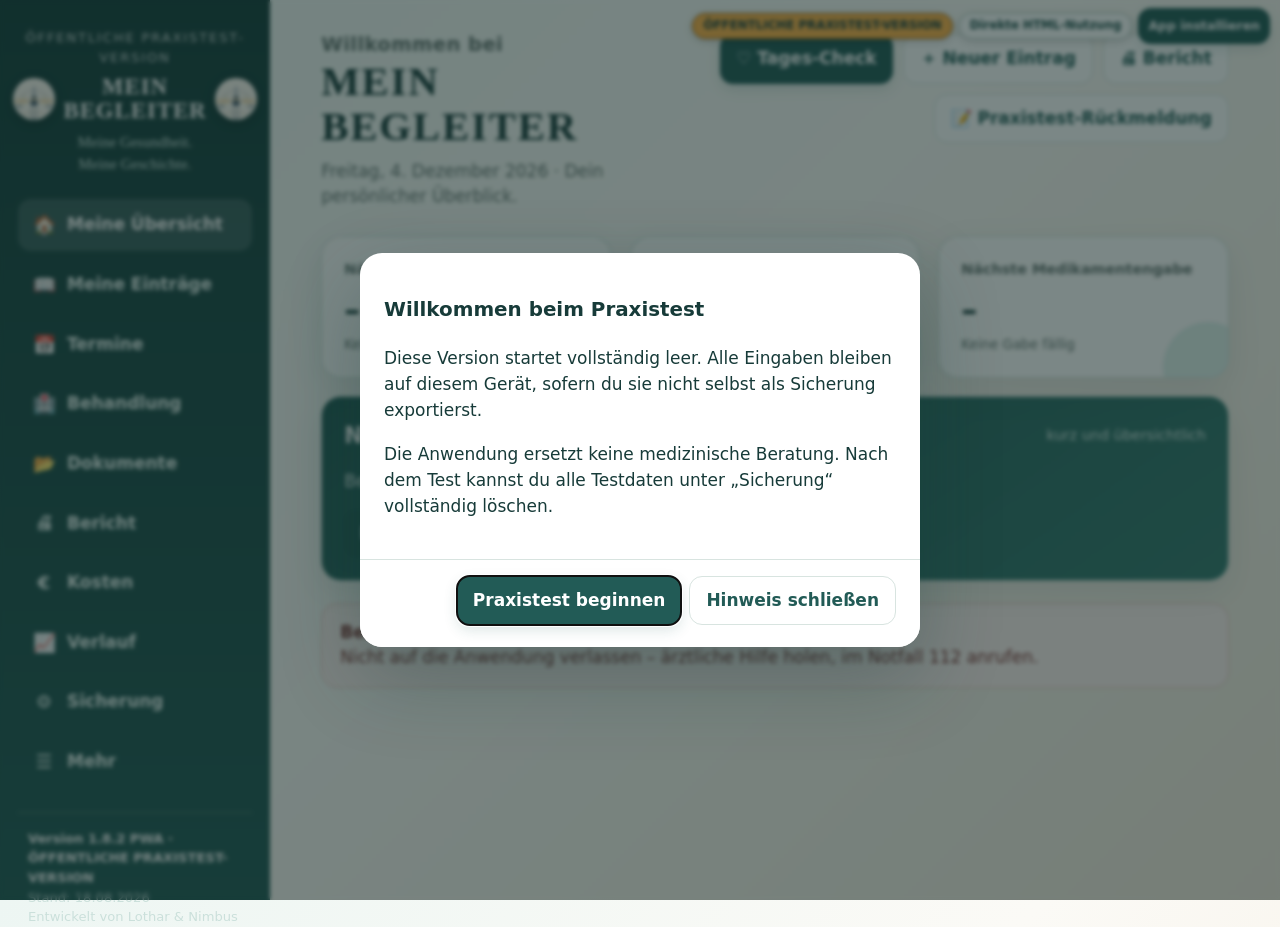
<file: Mein_Begleiter_1.8.2_PWA_OEFFENTLICHER_PRAXISTEST_RUECKFALL.html>
<!doctype html>
<html lang="de">
  <head>
    <meta charset="utf-8" />
    <meta
      name="viewport"
      content="width=device-width,initial-scale=1,viewport-fit=cover"
    />
    <meta name="theme-color" content="#225b56" />
    <title>Mein Begleiter 1.8.2 PWA – Öffentliche Praxistest-Version</title>
    <link rel="manifest" href="./manifest.webmanifest" />
    <link rel="icon" type="image/png" href="./icons/favicon-64.png" />
    <link rel="apple-touch-icon" href="./icons/apple-touch-icon-180.png" />
    <meta name="mobile-web-app-capable" content="yes" />
    <meta name="apple-mobile-web-app-capable" content="yes" />
    <meta name="apple-mobile-web-app-status-bar-style" content="default" />
    <meta name="apple-mobile-web-app-title" content="Begleiter Test" />
    <style>
      :root {
        --tinte: #173b39;
        --petrol: #225b56;
        --petrol2: #34796f;
        --mint: #dff1ec;
        --sand: #f6efe2;
        --creme: #fbfaf6;
        --weiss: #fff;
        --linie: #d8e4e0;
        --rot: #a33b39;
        --orange: #b56a22;
        --gruen: #2d7252;
        --grau: #61716d;
        --schatten: 0 12px 34px rgba(25, 63, 60, 0.1);
        --radius: 20px;
      }
      * {
        box-sizing: border-box;
      }
      html {
        scroll-behavior: smooth;
      }
      body {
        margin: 0;
        background: linear-gradient(
          135deg,
          #edf6f3 0,
          #fbfaf6 48%,
          #f5ecde 100%
        );
        color: var(--tinte);
        font:
          17px/1.5 system-ui,
          -apple-system,
          "Segoe UI",
          sans-serif;
        min-height: 100vh;
      }
      button,
      input,
      select,
      textarea {
        font: inherit;
      }
      button {
        cursor: pointer;
      }
      .app {
        min-height: 100vh;
        display: grid;
        grid-template-columns: 270px 1fr;
      }
      .seitenleiste {
        position: sticky;
        top: 0;
        height: 100vh;
        background: linear-gradient(180deg, #163e3b, #225b56);
        color: #fff;
        padding: 28px 18px;
        display: flex;
        flex-direction: column;
        gap: 24px;
        z-index: 20;
      }
      .marke {
        padding: 0 4px;
        text-align: center;
      }
      .markenlogo {
        display: none;
      }
      .marke-klein {
        font-size: 0.82rem;
        letter-spacing: 0.14em;
        text-transform: uppercase;
        opacity: 0.78;
      }
      .marken-titel {
        display: flex;
        align-items: center;
        justify-content: center;
        gap: 8px;
        margin: 0.5rem 0 0;
      }
      .marken-titel h1 {
        margin: 0;
        font-family: "Bodoni MT", "Didot", "Baskerville", "Georgia", serif;
        font-size: 1.42rem;
        font-weight: 600;
        line-height: 1.05;
        letter-spacing: 0.045em;
      }
      .marke p {
        font-family: "Segoe Print", "Bradley Hand", "Comic Sans MS", cursive;
        font-size: 1rem;
        line-height: 1.48;
        letter-spacing: 0.01em;
      }
      .bildmarke {
        position: relative;
        width: 42px;
        height: 42px;
        flex: 0 0 42px;
        border-radius: 50%;
        overflow: hidden;
        background: #fbf7ef;
        box-shadow: 0 5px 15px rgba(0, 0, 0, 0.22);
        border: 1px solid rgba(255, 255, 255, 0.45);
      }
      .bildmarke img {
        position: absolute;
        width: 185%;
        height: auto;
        max-width: none;
        left: 50%;
        top: -2%;
        transform: translateX(-50%);
        display: block;
      }
      .marke p {
        margin: 0.55rem 0 0;
        color: #d8ebe6;
        font-size: 0.92rem;
      }
      .nav {
        display: grid;
        gap: 8px;
      }
      .nav button {
        border: 0;
        background: transparent;
        color: #e9f5f1;
        border-radius: 13px;
        padding: 12px 14px;
        text-align: left;
        font-weight: 650;
        display: flex;
        align-items: center;
        gap: 11px;
      }
      .nav button:hover,
      .nav button.aktiv {
        background: rgba(255, 255, 255, 0.14);
        color: #fff;
      }
      .nav .symbol {
        width: 24px;
        text-align: center;
        font-size: 1.15rem;
      }
      .seitenfuss {
        margin-top: auto;
        border-top: 1px solid rgba(255, 255, 255, 0.18);
        padding: 16px 10px 0;
        font-size: 0.82rem;
        color: #cbe0db;
      }
      .seitenfuss strong {
        color: #fff;
        display: block;
      }
      main {
        min-width: 0;
        padding: 34px clamp(20px, 4vw, 58px) 70px;
      }
      .kopf {
        display: flex;
        align-items: flex-start;
        justify-content: space-between;
        gap: 24px;
        margin-bottom: 26px;
      }
      .kopf h2 {
        font-size: clamp(1.8rem, 4vw, 2.55rem);
        line-height: 1.1;
        margin: 0;
      }
      .willkommen-klein {
        display: block;
        font-family:
          system-ui,
          -apple-system,
          "Segoe UI",
          sans-serif;
        font-size: 0.48em;
        font-weight: 650;
        letter-spacing: 0.02em;
        color: var(--grau);
        margin-bottom: 0.28rem;
      }
      .willkommen-name {
        display: block;
        font-family: "Bodoni MT", "Didot", "Baskerville", "Georgia", serif;
        font-weight: 600;
        letter-spacing: 0.045em;
        color: var(--tinte);
      }
      .kopf p {
        margin: 0.55rem 0 0;
        color: var(--grau);
      }
      .kopf-aktionen {
        display: flex;
        gap: 10px;
        flex-wrap: wrap;
        justify-content: flex-end;
      }
      .seite {
        display: none;
      }
      .seite.aktiv {
        display: block;
        animation: einblenden 0.18s ease-out;
      }
      @keyframes einblenden {
        from {
          opacity: 0.3;
          transform: translateY(5px);
        }
        to {
          opacity: 1;
          transform: none;
        }
      }
      .knopf {
        border: 0;
        border-radius: 13px;
        padding: 11px 16px;
        font-weight: 750;
        background: var(--petrol);
        color: #fff;
        box-shadow: 0 5px 14px rgba(34, 91, 86, 0.16);
      }
      .knopf:hover {
        background: #194b47;
      }
      .knopf.sekundaer {
        background: #fff;
        color: var(--petrol);
        border: 1px solid var(--linie);
        box-shadow: none;
      }
      .knopf.gefahr {
        background: #fff3f1;
        color: var(--rot);
        border: 1px solid #ebc7c2;
        box-shadow: none;
      }
      .knopf.klein {
        padding: 7px 10px;
        font-size: 0.88rem;
      }
      .raster {
        display: grid;
        grid-template-columns: repeat(12, 1fr);
        gap: 18px;
      }
      .karte {
        background: rgba(255, 255, 255, 0.91);
        border: 1px solid rgba(203, 222, 216, 0.9);
        border-radius: var(--radius);
        box-shadow: var(--schatten);
        padding: 22px;
        min-width: 0;
      }
      .span3 {
        grid-column: span 3;
      }
      .span4 {
        grid-column: span 4;
      }
      .span5 {
        grid-column: span 5;
      }
      .span6 {
        grid-column: span 6;
      }
      .span7 {
        grid-column: span 7;
      }
      .span8 {
        grid-column: span 8;
      }
      .span12 {
        grid-column: span 12;
      }
      .kpi {
        position: relative;
        overflow: hidden;
        min-height: 132px;
      }
      .kpi:after {
        content: "";
        position: absolute;
        width: 90px;
        height: 90px;
        border-radius: 50%;
        right: -25px;
        bottom: -35px;
        background: var(--mint);
      }
      .kpi-label {
        color: var(--grau);
        font-weight: 700;
        font-size: 0.9rem;
      }
      .kpi-wert {
        font-size: 2rem;
        font-weight: 850;
        line-height: 1.15;
        margin-top: 12px;
      }
      .kpi-hinweis {
        color: var(--grau);
        font-size: 0.84rem;
        margin-top: 6px;
      }
      .abschnitt-titel {
        display: flex;
        justify-content: space-between;
        align-items: center;
        gap: 16px;
        margin-bottom: 16px;
      }
      .abschnitt-titel h3 {
        margin: 0;
        font-size: 1.4rem;
      }
      .abschnitt-titel span {
        color: var(--grau);
        font-size: 0.9rem;
      }
      .termin {
        display: grid;
        grid-template-columns: 82px 1fr auto;
        gap: 14px;
        align-items: center;
        padding: 14px 0;
        border-bottom: 1px solid #e5ece9;
      }
      .termin:last-child {
        border: 0;
      }
      .datumsblock {
        background: var(--mint);
        border-radius: 12px;
        padding: 9px 6px;
        text-align: center;
        font-weight: 800;
        line-height: 1.15;
      }
      .datumsblock small {
        display: block;
        font-size: 0.72rem;
        text-transform: uppercase;
        color: var(--petrol2);
      }
      .termin strong {
        display: block;
      }
      .termin p {
        margin: 0.2rem 0 0;
        color: var(--grau);
        font-size: 0.9rem;
      }
      .zustand {
        border-radius: 999px;
        padding: 5px 10px;
        font-size: 0.78rem;
        font-weight: 800;
        background: var(--sand);
        white-space: nowrap;
      }
      .zustand.heute {
        background: #fde6dc;
        color: #913f20;
      }
      .zustand.zukunft {
        background: var(--mint);
        color: var(--gruen);
      }
      .terminstatus {
        border: 1px solid #b9d1ca;
        border-radius: 10px;
        background: #f7fbfa;
        color: var(--tinte);
        padding: 7px 8px;
        font-weight: 750;
        max-width: 150px;
      }
      .status-bestaetigt {
        background: #dff1ec;
        color: #236047;
      }
      .status-erledigt {
        background: #edf0ef;
        color: #53605d;
      }
      .status-abgesagt {
        background: #fff0ed;
        color: #913f36;
      }
      .befinden-box {
        background: linear-gradient(145deg, #225b56, #34796f);
        color: #fff;
      }
      .befinden-box .abschnitt-titel span {
        color: #d9ece7;
      }
      .befinden-anzeige {
        font-size: 2rem;
        font-weight: 850;
        margin: 13px 0 2px;
      }
      .befinden-box p {
        color: #e4f0ed;
        margin: 0.35rem 0 16px;
      }
      .tabelle-wrap {
        overflow: auto;
        border-radius: 15px;
        border: 1px solid var(--linie);
        background: #fff;
      }
      .datentabelle {
        width: 100%;
        border-collapse: collapse;
        min-width: 980px;
      }
      .datentabelle th {
        position: sticky;
        top: 0;
        z-index: 2;
        background: #eaf3f0;
        color: #244b47;
        text-align: left;
        font-size: 0.82rem;
        text-transform: uppercase;
        letter-spacing: 0.03em;
        padding: 12px 11px;
        border-bottom: 1px solid #cddfd9;
      }
      .datentabelle td {
        padding: 12px 11px;
        border-bottom: 1px solid #e8eeec;
        vertical-align: top;
      }
      .datentabelle tbody tr:hover {
        background: #fbf7ee;
      }
      .datentabelle .geld {
        text-align: right;
        white-space: nowrap;
      }
      .datentabelle .aktionen {
        white-space: nowrap;
      }
      .leer {
        padding: 34px;
        text-align: center;
        color: var(--grau);
      }
      .werkzeugleiste {
        display: flex;
        gap: 10px;
        align-items: center;
        flex-wrap: wrap;
        margin-bottom: 16px;
      }
      .suchfeld {
        flex: 1;
        min-width: 230px;
        border: 1px solid var(--linie);
        background: #fff;
        border-radius: 13px;
        padding: 11px 13px;
        color: var(--tinte);
      }
      .filter {
        border: 1px solid var(--linie);
        background: #fff;
        border-radius: 13px;
        padding: 11px 13px;
        color: var(--tinte);
      }
      .formular {
        display: grid;
        grid-template-columns: repeat(2, minmax(0, 1fr));
        gap: 16px;
      }
      .feld {
        display: grid;
        gap: 7px;
      }
      .feld label {
        font-weight: 750;
        font-size: 0.9rem;
      }
      .feld input,
      .feld select,
      .feld textarea {
        width: 100%;
        border: 1px solid #bdcfca;
        border-radius: 12px;
        padding: 11px 12px;
        background: #fff;
        color: var(--tinte);
      }
      .feld input:focus,
      .feld select:focus,
      .feld textarea:focus {
        outline: 3px solid rgba(52, 121, 111, 0.18);
        border-color: var(--petrol2);
      }
      .feld textarea {
        min-height: 105px;
        resize: vertical;
      }
      .feld.breit {
        grid-column: 1/-1;
      }
      .hinweis {
        font-size: 0.84rem;
        color: var(--grau);
      }
      dialog {
        border: 0;
        border-radius: 22px;
        padding: 0;
        width: min(760px, calc(100vw - 30px));
        box-shadow: 0 30px 80px rgba(20, 55, 52, 0.3);
        color: var(--tinte);
      }
      dialog::backdrop {
        background: rgba(15, 38, 36, 0.55);
        backdrop-filter: blur(2px);
      }
      .dialog-kopf {
        padding: 22px 24px 16px;
        border-bottom: 1px solid var(--linie);
        display: flex;
        justify-content: space-between;
        gap: 20px;
        position: sticky;
        top: 0;
        z-index: 4;
        background: #fff;
      }
      .dialog-kopf h3 {
        margin: 0;
      }
      .schliessen {
        border: 0;
        background: #eef5f2;
        border-radius: 50%;
        width: 38px;
        height: 38px;
        font-size: 1.4rem;
        color: var(--tinte);
      }
      .dialog-inhalt {
        padding: 22px 24px;
      }
      .dialog-fuss {
        display: flex;
        justify-content: flex-end;
        gap: 10px;
        padding: 16px 24px 22px;
        position: sticky;
        bottom: 0;
        z-index: 4;
        background: #fff;
        border-top: 1px solid var(--linie);
      }
      .dialog-schnellaktionen {
        display: flex;
        gap: 8px;
        align-items: center;
        flex-wrap: wrap;
      }
      .dokument-status {
        margin-top: 12px;
        padding: 10px 12px;
        border-radius: 10px;
        background: #eef5f2;
        color: #245b52;
        font-weight: 700;
      }
      .dokument-status.fehler {
        background: #fff0ed;
        color: #9a3127;
      }
      .kostenliste {
        display: grid;
        gap: 13px;
      }
      .kostenzeile {
        display: grid;
        grid-template-columns: 130px 1fr auto;
        gap: 14px;
        align-items: center;
      }
      .balken {
        height: 12px;
        background: #edf1ef;
        border-radius: 999px;
        overflow: hidden;
      }
      .balken i {
        display: block;
        height: 100%;
        background: linear-gradient(90deg, var(--petrol2), #84b8ac);
        border-radius: 999px;
      }
      .kostenzeile strong {
        white-space: nowrap;
      }
      .verlauf-liste {
        display: grid;
        gap: 12px;
      }
      .verlauf-item {
        display: grid;
        grid-template-columns: 112px 1fr;
        gap: 16px;
        align-items: start;
      }
      .verlauf-punkt {
        height: 100%;
        border-right: 3px solid #c5ddd6;
        text-align: right;
        padding-right: 16px;
        font-weight: 750;
        color: var(--petrol);
      }
      .verlauf-inhalt {
        background: #f8faf9;
        border-radius: 13px;
        padding: 12px 14px;
      }
      .verlauf-inhalt strong {
        display: block;
      }
      .verlauf-inhalt p {
        margin: 0.3rem 0 0;
        color: var(--grau);
      }
      .diagramm {
        min-height: 240px;
        display: grid;
        align-items: center;
      }
      .diagramm svg {
        width: 100%;
        height: auto;
        overflow: visible;
      }
      .diagramm-leer {
        color: var(--grau);
        text-align: center;
        padding: 55px 12px;
      }
      .diagramm-wert {
        font-size: 0.75rem;
        font-weight: 800;
        fill: var(--tinte);
      }
      .diagramm-datum {
        font-size: 0.67rem;
        fill: var(--grau);
      }
      .cockpit-werte {
        display: grid;
        grid-template-columns: repeat(4, 1fr);
        gap: 10px;
      }
      .cockpit-wert {
        background: #f3f8f6;
        border: 1px solid var(--linie);
        border-radius: 13px;
        padding: 12px;
      }
      .cockpit-wert strong {
        font-size: 1.45rem;
        display: block;
      }
      .pruefhinweis {
        border-radius: 13px;
        padding: 11px 13px;
        background: #eef7f4;
        color: var(--gruen);
        font-weight: 750;
      }
      .pruefhinweis.warn {
        background: #fff2e8;
        color: #8a4b18;
      }
      .uebersicht-filter {
        display: flex;
        gap: 10px;
        align-items: end;
        flex-wrap: wrap;
        margin-bottom: 16px;
      }
      .uebersicht-filter label {
        display: grid;
        gap: 4px;
        font-size: 0.8rem;
        font-weight: 750;
        color: var(--grau);
      }
      .messwerte {
        display: flex;
        gap: 8px;
        flex-wrap: wrap;
        margin-top: 8px;
      }
      .messwert {
        background: #e8f3ef;
        color: #24554f;
        border-radius: 999px;
        padding: 5px 9px;
        font-size: 0.8rem;
        font-weight: 800;
      }
      .messwert.warnung {
        background: #fee7df;
        color: #8c3d23;
      }
      .befinden-box .messwert {
        background: rgba(255, 255, 255, 0.16);
        color: #fff;
      }
      .skala {
        display: grid;
        grid-template-columns: 1fr auto;
        gap: 8px;
        align-items: center;
      }
      .skala input {
        padding: 0;
      }
      .skala output {
        min-width: 42px;
        text-align: center;
        background: var(--petrol);
        color: #fff;
        border-radius: 10px;
        padding: 7px;
        font-weight: 850;
      }
      .fragenliste {
        display: grid;
        gap: 10px;
      }
      .frage {
        display: grid;
        grid-template-columns: auto 1fr auto;
        gap: 10px;
        align-items: start;
        background: #f7faf9;
        border: 1px solid var(--linie);
        border-radius: 13px;
        padding: 11px;
      }
      .frage.erledigt .frage-inhalt {
        text-decoration: line-through;
        color: var(--grau);
      }
      .frage input {
        width: 20px;
        height: 20px;
        margin-top: 2px;
      }
      .frage-arzt {
        display: block;
        color: var(--petrol);
        font-size: 0.82rem;
        margin-bottom: 2px;
      }
      .frage-neu {
        display: grid;
        grid-template-columns: minmax(150px, 0.7fr) minmax(220px, 1.4fr) auto;
        gap: 10px;
        margin-top: 14px;
      }
      .frage-neu input {
        min-width: 0;
        border: 1px solid #bdcfca;
        border-radius: 12px;
        padding: 11px 12px;
      }
      .kompakt-form {
        display: grid;
        grid-template-columns: 1fr 1fr;
        gap: 10px;
        margin-bottom: 16px;
      }
      .kompakt-form input,
      .kompakt-form select {
        border: 1px solid #bdcfca;
        border-radius: 12px;
        padding: 10px 11px;
        min-width: 0;
      }
      .kompakt-form .breit {
        grid-column: 1/-1;
      }
      .listenkarte {
        display: grid;
        grid-template-columns: 1fr auto;
        gap: 10px;
        padding: 13px 0;
        border-bottom: 1px solid #e4ece9;
      }
      .listenkarte:last-child {
        border: 0;
      }
      .listenkarte strong {
        display: block;
      }
      .listenkarte p {
        margin: 0.2rem 0 0;
        color: var(--grau);
        font-size: 0.9rem;
      }
      .listen-aktionen {
        display: flex;
        align-items: center;
        gap: 7px;
      }
      .statuswahl {
        border: 1px solid var(--linie);
        border-radius: 10px;
        padding: 6px;
        background: #fff;
      }
      .ablage {
        border: 2px dashed #a9cbc2;
        background: #f5fbf9;
        border-radius: 17px;
        padding: 22px;
        text-align: center;
      }
      .ablage input[type="file"] {
        display: block;
        margin: 12px auto;
        max-width: 100%;
      }
      .dokument {
        display: grid;
        grid-template-columns: 48px 1fr auto;
        gap: 12px;
        align-items: center;
        padding: 13px 0;
        border-bottom: 1px solid #e4ece9;
      }
      .dokument:last-child {
        border: 0;
      }
      .dateisymbol {
        width: 46px;
        height: 46px;
        display: grid;
        place-items: center;
        background: var(--mint);
        border-radius: 12px;
        font-size: 1.4rem;
      }
      .dokument strong {
        display: block;
        overflow-wrap: anywhere;
      }
      .dokument p {
        margin: 0.18rem 0 0;
        color: var(--grau);
        font-size: 0.84rem;
      }
      .dokument-seiten {
        grid-column: 2/-1;
        background: #f6faf8;
        border: 1px solid var(--linie);
        border-radius: 12px;
        padding: 8px 10px;
        margin-top: -5px;
      }
      .dokument-seiten summary {
        cursor: pointer;
        font-weight: 750;
        color: var(--petrol);
      }
      .dokument-seite {
        display: grid;
        grid-template-columns: 1fr auto;
        gap: 10px;
        align-items: center;
        padding: 9px 0;
        border-top: 1px solid var(--linie);
      }
      .dokument-seite:first-of-type {
        margin-top: 8px;
      }
      .dokument-seite small {
        color: var(--grau);
      }
      .dokument-wahl {
        grid-column: 2/-1;
        display: flex;
        align-items: center;
        gap: 8px;
        font-size: 0.9rem;
        font-weight: 750;
        color: var(--petrol);
      }
      .dokument-wahl input {
        width: 20px;
        height: 20px;
      }
      .geschichte-dokument {
        display: grid;
        gap: 3px;
        min-width: 160px;
      }
      .geschichte-dokument + .geschichte-dokument {
        border-top: 1px solid var(--linie);
        margin-top: 8px;
        padding-top: 8px;
      }
      .geschichte-dokument small {
        color: var(--grau);
      }
      .bericht-optionen {
        display: flex;
        gap: 14px;
        flex-wrap: wrap;
        margin: 14px 0;
      }
      .bericht-optionen label {
        display: flex;
        align-items: center;
        gap: 7px;
        background: #f5f9f7;
        border: 1px solid var(--linie);
        border-radius: 11px;
        padding: 8px 11px;
      }
      .bericht-optionen input {
        width: 19px;
        height: 19px;
      }
      .bericht-kopf {
        border-bottom: 3px solid var(--petrol);
        padding-bottom: 16px;
        margin-bottom: 20px;
      }
      .bericht-kopf h3 {
        font-size: 1.7rem;
        margin: 0;
      }
      .bericht-abschnitt {
        margin: 24px 0;
      }
      .bericht-abschnitt h4 {
        font-size: 1.15rem;
        border-bottom: 1px solid var(--linie);
        padding-bottom: 7px;
        margin: 0 0 12px;
      }
      .bericht-tabelle {
        width: 100%;
        border-collapse: collapse;
      }
      .bericht-tabelle th,
      .bericht-tabelle td {
        text-align: left;
        vertical-align: top;
        border-bottom: 1px solid #dfe8e5;
        padding: 8px 7px;
      }
      .bericht-tabelle th {
        background: #edf5f2;
        font-size: 0.82rem;
      }
      .bericht-meta {
        display: flex;
        gap: 20px;
        flex-wrap: wrap;
        color: var(--grau);
        margin-top: 5px;
      }
      .moduswahl {
        display: flex;
        gap: 10px;
        flex-wrap: wrap;
        margin-bottom: 16px;
      }
      .moduswahl label {
        flex: 1;
        min-width: 210px;
        border: 2px solid var(--linie);
        border-radius: 14px;
        padding: 12px 14px;
        background: #fff;
        font-weight: 800;
      }
      .moduswahl label:has(input:checked) {
        border-color: var(--petrol2);
        background: var(--mint);
      }
      .moduswahl input {
        margin-right: 8px;
      }
      .tagebuch-eintrag {
        display: grid;
        grid-template-columns: 125px 1fr;
        gap: 18px;
        padding: 18px 0;
        border-bottom: 1px solid var(--linie);
        break-inside: avoid-page;
      }
      .tagebuch-eintrag:last-child {
        border-bottom: 0;
      }
      .tagebuch-datum {
        color: var(--petrol);
        font-weight: 850;
      }
      .tagebuch-text h5 {
        font-size: 1.08rem;
        margin: 0 0 5px;
      }
      .tagebuch-text p {
        margin: 0.25rem 0;
        white-space: pre-wrap;
      }
      .tagebuch-vorwort {
        font-size: 1.05rem;
        font-style: italic;
        background: var(--creme);
        border-left: 4px solid var(--petrol2);
        padding: 14px 16px;
        margin: 18px 0;
      }
      .nur-tagebuch,
      .nur-buch {
        display: none;
      }
      .tagebuch-modus .nur-tagebuch {
        display: grid;
      }
      .tagebuch-modus .nur-bericht,
      .buch-modus .nur-bericht {
        display: none;
      }
      .buch-modus .nur-buch {
        display: grid;
      }
      .buch-titelblatt {
        min-height: 68vh;
        display: flex;
        flex-direction: column;
        justify-content: center;
        text-align: center;
        padding: 35px 20px;
        border: 1px solid var(--linie);
        background: linear-gradient(145deg, #f8fbfa, #f4eee3);
        break-after: page;
      }
      .buch-titelblatt h3 {
        font-size: 3rem;
        letter-spacing: 0.08em;
        margin: 0;
        color: var(--petrol);
      }
      .buch-titelblatt .untertitel {
        font-size: 1.45rem;
        margin: 18px auto;
        max-width: 620px;
      }
      .buch-seite {
        padding: 28px 12px;
        break-after: page;
      }
      .buch-seite h4,
      .buch-kapitel h4 {
        font-size: 1.55rem;
        color: var(--petrol);
        border-bottom: 2px solid var(--petrol2);
        padding-bottom: 8px;
      }
      .buch-kapitel {
        margin: 28px 0;
        break-before: page;
      }
      .buch-schluss {
        margin-top: 35px;
        padding: 20px;
        background: var(--creme);
        border-radius: 14px;
      }
      .buchfassung {
        grid-column: 1/-1;
        border: 1px solid var(--linie);
        background: #f6faf8;
        border-radius: 15px;
        padding: 15px;
      }
      .buchfassung > strong {
        display: block;
        margin-bottom: 9px;
      }
      .buchfassung-wahl {
        display: flex;
        gap: 9px;
        flex-wrap: wrap;
      }
      .buchfassung-wahl label {
        background: #fff;
        border: 2px solid var(--linie);
        border-radius: 11px;
        padding: 9px 12px;
        font-weight: 750;
      }
      .buchfassung-wahl label:has(input:checked) {
        border-color: var(--petrol2);
        background: var(--mint);
      }
      .buchfassung small {
        display: block;
        color: var(--grau);
        margin-top: 9px;
      }
      .lesetext {
        font-family: Georgia, serif;
        font-size: 1.08rem;
        line-height: 1.72;
      }
      .lesetext p {
        margin: 0.75rem 0;
      }
      .familien-erinnerung {
        background: #fffaf0;
        border-left: 4px solid #c29a52;
        padding: 14px 16px;
        margin: 14px 0;
      }
      .bearbeitung-aktiv {
        outline: 3px dashed var(--petrol2);
        outline-offset: 8px;
        background: #fffef9;
      }
      .bearbeitung-hinweis {
        display: none;
        background: #fff5d9;
        border: 1px solid #e6c779;
        border-radius: 12px;
        padding: 10px 13px;
        margin-bottom: 15px;
      }
      .bearbeitung-hinweis.aktiv {
        display: block;
      }
      .sicherungsfeld {
        border: 2px dashed #bcd4cd;
        background: #f7fbfa;
        border-radius: 16px;
        padding: 20px;
      }
      .sicherungsfeld h4 {
        margin: 0 0 6px;
      }
      .sicherungsfeld p {
        margin: 0.2rem 0 14px;
        color: var(--grau);
      }
      .zur-uebersicht {
        display: inline-flex;
        align-items: center;
        gap: 0.55rem;
        margin: 0 0 18px;
        font-size: 1.05rem;
        min-height: 48px;
      }
      .zur-uebersicht .pfeil,
      .sicherungs-pfeil {
        font-size: 1.45em;
        line-height: 1;
      }
      .sicherungsbereich h3 { font-size: 1.45rem; }
      .sicherungsbereich h4 { font-size: 1.16rem; }
      .sicherungsbereich p { font-size: 1rem; line-height: 1.55; }
      .sicherungsbereich .knopf {
        font-size: 1.03rem;
        min-height: 50px;
        margin-right: 8px;
        margin-bottom: 8px;
      }
      .uebertragungs-schritt {
        border-left: 5px solid var(--petrol);
        padding-left: 16px;
        margin: 18px 0;
      }
      .notfall {
        margin-top: 22px;
        background: #fff2f0;
        border: 1px solid #ecc4be;
        border-radius: 16px;
        padding: 16px 18px;
        color: #782e2c;
      }
      .notfall strong {
        display: block;
      }
      .toast {
        position: fixed;
        right: 24px;
        bottom: 24px;
        z-index: 100;
        background: #173b39;
        color: #fff;
        padding: 13px 17px;
        border-radius: 13px;
        box-shadow: var(--schatten);
        opacity: 0;
        transform: translateY(12px);
        pointer-events: none;
        transition: 0.2s;
      }
      .toast.zeigen {
        opacity: 1;
        transform: none;
      }
      .mobilkopf {
        display: none;
      }
      @media (max-width: 980px) {
        .app {
          grid-template-columns: 1fr;
        }
        .seitenleiste {
          height: auto;
          position: fixed;
          inset: auto 0 0;
          display: block;
          padding: 7px 10px;
        }
        .marke,
        .seitenfuss {
          display: none;
        }
        .nav {
          display: grid;
          grid-template-columns: repeat(6, 1fr);
          gap: 3px;
        }
        .nav button {
          padding: 8px 2px;
          justify-content: center;
          display: grid;
          text-align: center;
          font-size: 0.68rem;
          gap: 1px;
        }
        .nav .symbol {
          width: auto;
          font-size: 1.1rem;
        }
        .mobilkopf {
          display: flex;
          background: var(--petrol);
          color: #fff;
          padding: 14px 18px;
          justify-content: space-between;
          align-items: center;
        }
        .mobilkopf strong {
          font-size: 1.4rem;
        }
        main {
          padding: 24px 18px 105px;
        }
        .span3 {
          grid-column: span 6;
        }
        .span4,
        .span5,
        .span6,
        .span7,
        .span8 {
          grid-column: span 12;
        }
        .kopf {
          display: block;
        }
        .kopf-aktionen {
          justify-content: flex-start;
          margin-top: 14px;
        }
      }
      @media (max-width: 620px) {
        body {
          font-size: 16px;
        }
        .span3 {
          grid-column: span 12;
        }
        .raster {
          gap: 14px;
        }
        .karte {
          padding: 18px;
        }
        .formular {
          grid-template-columns: 1fr;
        }
        .feld.breit {
          grid-column: auto;
        }
        .kopf h2 {
          font-size: 1.75rem;
        }
        .nav button:nth-child(n + 7) {
          display: none;
        }
        .nav {
          grid-template-columns: repeat(6, 1fr);
        }
        .kostenzeile {
          grid-template-columns: 95px 1fr;
        }
        .kostenzeile strong {
          grid-column: 2;
          text-align: right;
        }
        .termin {
          grid-template-columns: 70px 1fr;
        }
        .termin .zustand,
        .termin > .listen-aktionen {
          grid-column: 2;
          justify-self: start;
        }
        .termin > .listen-aktionen {
          flex-wrap: wrap;
        }
        .kompakt-form {
          grid-template-columns: 1fr;
        }
        .kompakt-form .breit {
          grid-column: auto;
        }
        .dokument {
          grid-template-columns: 42px 1fr;
        }
        .dokument .listen-aktionen {
          grid-column: 2;
          justify-content: flex-start;
        }
        .frage-neu {
          grid-template-columns: 1fr;
        }
        .frage-neu .knopf {
          width: 100%;
        }
      }
      @page {
        margin: 15mm 13mm;
      }
      @media print {
        body {
          background: #fff;
          font-size: 10pt;
        }
        .seitenleiste,
        .mobilkopf,
        .kopf-aktionen,
        .werkzeugleiste,
        .aktionen,
        .notfall,
        .toast,
        .bericht-steuerung,
        #seite-bericht > .kopf {
          display: none !important;
        }
        .app {
          display: block;
        }
        main {
          padding: 0;
        }
        .seite {
          display: none !important;
        }
        .seite.aktiv {
          display: block !important;
        }
        .karte {
          box-shadow: none;
          border: 1px solid #ccc;
          break-inside: avoid;
        }
        .raster {
          display: block;
        }
        .raster .karte {
          margin-bottom: 12px;
        }
        .datentabelle {
          min-width: 0;
        }
        .datentabelle th {
          position: static;
        }
        .datentabelle th,
        .datentabelle td {
          padding: 6px;
        }
        .kopf {
          margin-bottom: 14px;
        }
        #berichtAusgabe {
          border: 0;
          padding: 0;
          break-inside: auto;
        }
        #berichtAusgabe > .raster {
          display: grid;
          grid-template-columns: repeat(4, 1fr);
          gap: 8px;
          border-bottom: 1px solid #ccdcd7;
          padding-bottom: 10px;
        }
        #berichtAusgabe > .raster > * {
          grid-column: span 1;
        }
        .bericht-kopf {
          position: static;
          background: #fff;
          border-bottom: 2px solid var(--petrol);
          padding: 0 0 4mm;
          margin: 0 0 5mm;
        }
        .bericht-kopf h3 {
          font-size: 15pt;
        }
        .bericht-kopf .bericht-meta {
          font-size: 9pt;
          gap: 12px;
          margin-top: 2px;
        }
        .bericht-abschnitt {
          break-inside: auto;
          margin: 18px 0;
        }
        .bericht-abschnitt h4 {
          break-after: avoid-page;
        }
        .bericht-tabelle thead {
          display: table-header-group;
        }
        .bericht-tabelle tr {
          break-inside: avoid-page;
        }
        .bericht-tabelle th,
        .bericht-tabelle td {
          padding: 5px 6px;
        }
        .bericht-tabelle thead tr:first-child th:first-child::before {
          content: "🧭 Mein Begleiter · ";
        }
      }
      .speicherstatus {
        border: 1px solid #b8d8ca;
        background: #edf8f2;
        color: #246244;
        border-radius: 999px;
        padding: 9px 14px;
        font-weight: 800;
        white-space: nowrap;
      }
      .speicherstatus.laeuft {
        background: #fff8e5;
        border-color: #ead08b;
        color: #765b14;
      }
      .speicherstatus.fehler {
        background: #fff0ef;
        border-color: #e0a5a0;
        color: #913a34;
      }
      .speicher-raster {
        display: grid;
        grid-template-columns: 1fr 1fr;
        gap: 9px;
        margin: 12px 0;
      }
      .speicher-raster span {
        background: #fff;
        border: 1px solid var(--linie);
        border-radius: 10px;
        padding: 10px;
        color: var(--grau);
        font-size: 0.82rem;
      }
      .speicher-raster strong {
        display: block;
        color: var(--tinte);
        font-size: 1.08rem;
        margin-top: 3px;
      }
      .datenschutz {
        background: #fff8e8;
        border: 1px solid #ead49b;
        border-radius: 12px;
        padding: 13px 15px;
        margin: 16px 0;
      }
      .datenschutz p {
        margin: 0.35rem 0 0;
      }
      .pruef-tabelle {
        width: 100%;
        border-collapse: collapse;
        margin: 8px 0 18px;
      }
      .pruef-tabelle th,
      .pruef-tabelle td {
        padding: 8px;
        border-bottom: 1px solid var(--linie);
        text-align: left;
        vertical-align: top;
      }
      .pruef-tabelle th {
        width: 44%;
        color: var(--grau);
      }
      .kompatibel {
        color: #246244;
        font-weight: 800;
      }
      .warntext {
        color: #925a12;
        font-weight: 800;
      }
      @media (max-width: 620px) {
        .speicher-raster {
          grid-template-columns: 1fr;
        }
        .speicherstatus {
          display: inline-block;
          margin-top: 12px;
          white-space: normal;
        }
      }
    </style>
    <style id="mobiltest-v16">
      /* Seit Version 1.6: kompakte Bildschirmvorschau und konsequente Mobilnutzung. */
      #seite-behandlung .karte.span12 { display: none; }
      #medikamentListe .messwerte .messwert:nth-child(-n+3) { display: none; }
      #berichtAusgabe .buch-titelblatt {
        min-height: 280px;
        padding: 28px 16px;
      }
      #berichtAusgabe .buch-titelblatt h3 {
        font-size: clamp(1.8rem, 5vw, 2.65rem);
        letter-spacing: .04em;
      }
      #berichtAusgabe .buch-titelblatt .untertitel {
        font-size: clamp(1rem, 3vw, 1.25rem);
        margin: 10px auto;
      }
      #seite-bericht textarea { min-height: 72px; max-height: 180px; }
      @media (max-width: 620px) {
        html, body { max-width: 100%; overflow-x: hidden; }
        body { font-size: 15px; }
        .mobilkopf { padding: 8px 10px; min-height: 44px; }
        .mobilkopf strong { font-size: 1.05rem; }
        main { padding: 10px 7px 76px; }
        .kopf { margin-bottom: 10px; }
        .kopf h2 { font-size: 1.35rem; line-height: 1.15; }
        .kopf p { margin: 4px 0; }
        .kopf-aktionen { margin-top: 8px; gap: 6px; }
        .kopf-aktionen .knopf { flex: 1 1 auto; }
        .karte { padding: 11px 9px; border-radius: 12px; }
        .raster { gap: 8px; }
        .formular { gap: 8px; }
        .feld { gap: 4px; }
        input, select, textarea { max-width: 100%; }
        input, select { min-height: 44px; }
        textarea { min-height: 72px; }
        .knopf { min-height: 44px; padding: 9px 11px; }
        .moduswahl { gap: 6px; margin-bottom: 9px; }
        .moduswahl label { min-width: 100%; padding: 9px 10px; }
        .buchfassung { padding: 9px; }
        .buchfassung-wahl { display: grid; grid-template-columns: 1fr; gap: 5px; }
        .bericht-optionen { gap: 5px; }
        #berichtAusgabe { padding: 10px 8px; }
        #berichtAusgabe .buch-titelblatt { min-height: 190px; padding: 18px 8px; }
        #berichtAusgabe .buch-seite { min-height: 0; padding: 16px 4px; }
        #berichtAusgabe .buch-kapitel { margin: 18px 0; }
        #berichtAusgabe .tagebuch-eintrag { grid-template-columns: 1fr; gap: 4px; padding: 11px 0; }
        dialog { width: calc(100vw - 8px); max-width: none; max-height: calc(100dvh - 8px); margin: 4px; }
        .dialog-kopf { padding: 10px; }
        .dialog-inhalt { padding: 10px; }
        .dialog-fuss, .dialog-aktionen { position: sticky; bottom: 0; background: #fff; padding: 8px; z-index: 2; }
        .seitenleiste { padding: 4px; }
        .nav { display: flex; gap: 3px; overflow-x: auto; scrollbar-width: thin; }
        .nav button, .nav button:nth-child(n + 7) {
          display: grid;
          flex: 0 0 72px;
          min-height: 58px;
          padding: 5px 2px;
          font-size: .66rem;
        }
        .termin { grid-template-columns: 54px minmax(0,1fr); gap: 8px; padding: 10px 0; }
        .datumsblock { width: 52px; }
        .listenkarte { padding: 10px 0; }
        .listen-aktionen { gap: 5px; flex-wrap: wrap; }
        .bericht-tabelle, .bericht-tabelle tbody, .bericht-tabelle tr, .bericht-tabelle td { display: block; width: 100%; }
        .bericht-tabelle thead { display: none; }
        .bericht-tabelle tr { border: 1px solid var(--linie); border-radius: 10px; margin: 8px 0; padding: 7px; }
        .bericht-tabelle td { border: 0; padding: 3px 0; }
      }
      @media print {
        #berichtAusgabe .buch-titelblatt { min-height: 75vh; padding: 35px 20px; }
        #berichtAusgabe .buch-titelblatt h3 { font-size: 3rem; }
      }
    </style>
  </head>
  <body>
    <div class="mobilkopf">
      <strong>🧭 Mein Begleiter</strong><span id="mobilDatum"></span>
    </div>
    <div class="app">
      <aside class="seitenleiste">
        <div class="marke">
          <img
            class="markenlogo"
            src="[data-uri]"
            alt="Mein Begleiter – Leuchtturm in einer Kompassrose"
          />
          <div class="marke-klein">ÖFFENTLICHE PRAXISTEST-VERSION</div>
          <div class="marken-titel">
            <span class="bildmarke"
              ><img
                src="[data-uri]"
                alt="Leuchtturm und Kompass"
            /></span>
            <h1>MEIN BEGLEITER</h1>
            <span class="bildmarke"
              ><img
                src="[data-uri]"
                alt=""
                aria-hidden="true"
            /></span>
          </div>
          <p>Meine Gesundheit.<br />Meine Geschichte.</p>
        </div>
        <nav class="nav" aria-label="Hauptnavigation">
          <button class="aktiv" data-seite="cockpit">
            <span class="symbol">🏠</span>Meine Übersicht
          </button>
          <button data-seite="eintraege">
            <span class="symbol">📖</span>Meine Einträge
          </button>
          <button data-seite="termine">
            <span class="symbol">📅</span>Termine
          </button>
          <button data-seite="behandlung">
            <span class="symbol">🏥</span>Behandlung
          </button>
          <button data-seite="dokumente">
            <span class="symbol">📂</span>Dokumente
          </button>
          <button data-seite="bericht">
            <span class="symbol">🖨</span>Bericht
          </button>
          <button data-seite="kosten">
            <span class="symbol">€</span>Kosten
          </button>
          <button data-seite="verlauf">
            <span class="symbol">📈</span>Verlauf
          </button>
          <button data-seite="sicherung">
            <span class="symbol">⚙️</span>Sicherung
          </button>
        </nav>
        <div class="seitenfuss">
          <strong>Version 1.8.2 PWA · ÖFFENTLICHE PRAXISTEST-VERSION</strong
          >Stand: 18.08.2026<br />Entwickelt von Lothar &amp; Nimbus
        </div>
      </aside>
      <main>
        <section class="seite aktiv" id="seite-cockpit">
          <header class="kopf">
            <div>
              <h2>
                <span class="willkommen-klein">Willkommen bei</span
                ><span class="willkommen-name">MEIN BEGLEITER</span>
              </h2>
              <p id="heuteText">Deine Gesundheit übersichtlich begleiten.</p>
            </div>
            <div class="kopf-aktionen">
              <button class="knopf" data-neu data-befinden="1">
                ♡ Tages-Check</button
              ><button class="knopf sekundaer" data-neu>＋ Neuer Eintrag</button
              ><button class="knopf sekundaer" data-wechsel="bericht">
                🖨 Bericht
              </button>
            </div>
          </header>
          <div class="raster">
            <article class="karte kpi span4">
              <div class="kpi-label">Nächster Termin</div>
              <div class="kpi-wert" id="kpiNaechster">–</div>
              <div class="kpi-hinweis" id="kpiNaechsterText">Kein Termin</div>
            </article>
            <article class="karte kpi span4">
              <div class="kpi-label">Offene Fragen</div>
              <div class="kpi-wert" id="kpiFragen">0</div>
              <div class="kpi-hinweis" id="kpiFragenText">Keine offene Frage</div>
            </article>
            <article class="karte kpi span4">
              <div class="kpi-label">Nächste Medikamentengabe</div>
              <div class="kpi-wert" id="kpiMedikament">–</div>
              <div class="kpi-hinweis" id="kpiMedikamentText">Keine Gabe fällig</div>
            </article>
            <article class="karte befinden-box span12">
              <div class="abschnitt-titel">
                <h3>Neuen Tagescheck eintragen</h3>
                <span>kurz und übersichtlich</span>
              </div>
              <p>
                Befinden und freiwillige Körperwerte gemeinsam festhalten.
              </p>
              <button class="knopf" data-neu data-befinden="1">
                Neuen Tagescheck eintragen
              </button>
            </article>
          </div>
          <div class="notfall">
            <strong
              >Bei akuten Beschwerden oder einem medizinischen Notfall:</strong
            >
            Nicht auf die Anwendung verlassen – ärztliche Hilfe holen, im
            Notfall 112 anrufen.
          </div>
        </section>

        <section class="seite" id="seite-eintraege">
          <header class="kopf">
            <div>
              <h2>Meine Geschichte</h2>
              <p>
                Behandlungen, Beobachtungen, Kosten und Befinden chronologisch
                festhalten.
              </p>
            </div>
            <div class="kopf-aktionen">
              <button class="knopf" data-neu>＋ Neuer Eintrag</button
              ><button class="knopf sekundaer" onclick="window.print()">
                🖨 Drucken
              </button>
            </div>
          </header>
          <div class="karte">
            <div class="werkzeugleiste">
              <input
                class="suchfeld"
                id="suche"
                type="search"
                placeholder="Arzt, Maßnahme, Bemerkung oder Dokument suchen …"
              /><select class="filter" id="zeitfilter">
                <option value="alle">Alle Einträge</option>
                <option value="vergangen">Vergangene</option>
                <option value="zukunft">Zukünftige</option>
                <option value="befinden">Mit Befinden</option>
                <option value="kosten">Mit Kosten</option>
              </select><select class="filter" id="eintragArztFilter" aria-label="Einträge nach Arzt oder Stelle filtern">
                <option value="">Alle Ärzte / Stellen</option>
              </select><button class="knopf klein sekundaer" id="eintragFilterReset" type="button">Filter zurücksetzen</button>
            </div>
            <div class="tabelle-wrap">
              <table class="datentabelle">
                <thead>
                  <tr>
                    <th>Datum</th>
                    <th>Arzt / Stelle</th>
                    <th>Maßnahme</th>
                    <th>Bemerkungen</th>
                    <th>Zugehörige Dokumente</th>
                    <th>Rechnungen</th>
                    <th>Rezepte</th>
                    <th>Fahrten</th>
                    <th>Befinden / Schmerzen</th>
                    <th class="aktionen">Aktion</th>
                  </tr>
                </thead>
                <tbody id="journalTabelle"></tbody>
              </table>
            </div>
            <div class="journal-karten" id="journalKarten" aria-live="polite"></div>
          </div>
        </section>

        <section class="seite" id="seite-termine">
          <header class="kopf">
            <div>
              <h2>Terminübersicht</h2>
              <p>
                Manuelle Termine und Termine aus dem Behandlungszentrum
                gemeinsam im Blick.
              </p>
            </div>
            <div class="kopf-aktionen">
              <button class="knopf sekundaer" id="termineAktualisieren">
                ↻ Termine aktualisieren</button
              ><button class="knopf" data-neu>＋ Termin eintragen</button>
            </div>
          </header>
          <div class="uebersicht-filter">
            <label>Von<input class="filter" id="terminVon" type="date" /></label
            ><label
              >Bis<input class="filter" id="terminBis" type="date" /></label
            ><label
              >Herkunft<select class="filter" id="terminQuelle">
                <option value="alle">Alle</option>
                <option value="journal">Manuell</option>
                <option value="behandlung">Behandlungsschritt</option>
                <option value="medikament">Medikamentenplan</option>
              </select></label
            ><label>Arzt / Stelle<select class="filter" id="terminArztFilter">
                <option value="">Alle Ärzte / Stellen</option>
              </select></label><button class="knopf klein sekundaer" id="terminFilterReset" type="button">Filter zurücksetzen</button>
          </div>
          <div class="pruefhinweis" id="terminDopplungen">
            Dopplungsprüfung wird ausgeführt …
          </div>
          <div class="raster">
            <article class="karte span6">
              <div class="abschnitt-titel">
                <h3>Kommende Termine</h3>
                <span id="anzahlKommend"></span>
              </div>
              <div id="termineKommend"></div>
            </article>
            <article class="karte span6">
              <div class="abschnitt-titel">
                <h3>Fragen für den nächsten Arzttermin</h3>
                <span id="fragenOffen"></span>
              </div>
              <div class="fragenliste" id="fragenListe"></div>
              <div class="frage-neu">
                <input
                  id="frageArzt"
                  list="arztVorschlaege"
                  maxlength="100"
                  autocomplete="off"
                  placeholder="Arzt / Stelle auswählen …"
                /><input
                  id="frageText"
                  maxlength="240"
                  placeholder="Frage notieren …"
                /><select id="frageTermin" aria-label="Konkreten Termin zuordnen">
                  <option value="">Automatisch dem nächsten passenden Termin zuordnen</option>
                </select><button
                  class="knopf"
                  id="frageHinzufuegen"
                  aria-label="Frage hinzufügen"
                >
                  ＋ Hinzufügen
                </button><button
                  class="knopf sekundaer"
                  id="frageAendernAbbrechen"
                  type="button"
                  hidden
                >Abbrechen</button>
              </div>
            </article>
            <article class="karte span12">
              <div class="abschnitt-titel">
                <h3>Vergangene Termine</h3>
                <span id="anzahlVergangen"></span>
              </div>
              <div id="termineVergangen"></div>
            </article>
          </div>
        </section>

        <section class="seite" id="seite-kosten">
          <header class="kopf">
            <div>
              <h2>Kostenübersicht</h2>
              <p>Alle erfassten Rechnungen, Rezepte und Fahrtkosten.</p>
            </div>
            <div class="kopf-aktionen">
              <button class="knopf sekundaer" onclick="window.print()">
                🖨 Kostenübersicht drucken
              </button>
            </div>
          </header>
          <div class="uebersicht-filter">
            <label>Von<input class="filter" id="kostenVon" type="date" /></label
            ><label
              >Bis<input class="filter" id="kostenBis" type="date" /></label
            ><label
              >Kostenart<select class="filter" id="kostenArt">
                <option value="alle">Alle Kostenarten</option>
                <option value="rechnung">Rechnungen</option>
                <option value="rezept">Rezepte</option>
                <option value="fahrt">Fahrten</option>
              </select></label
            ><button class="knopf sekundaer" id="kostenFilterReset">
              Filter zurücksetzen
            </button>
          </div>
          <div class="pruefhinweis" id="kostenDopplungen">
            Dopplungsprüfung wird ausgeführt …
          </div>
          <div class="raster">
            <article class="karte kpi span3">
              <div class="kpi-label">Rechnungen</div>
              <div class="kpi-wert" id="kostenRechnungen">0 €</div>
            </article>
            <article class="karte kpi span3">
              <div class="kpi-label">Rezepte</div>
              <div class="kpi-wert" id="kostenRezepte">0 €</div>
            </article>
            <article class="karte kpi span3">
              <div class="kpi-label">Fahrkarten</div>
              <div class="kpi-wert" id="kostenFahrten">0 €</div>
            </article>
            <article class="karte kpi span3">
              <div class="kpi-label">Gesamt</div>
              <div class="kpi-wert" id="kostenGesamt">0 €</div>
            </article>
            <article class="karte span6">
              <div class="abschnitt-titel">
                <h3>Verteilung</h3>
                <span>nach Kostenart</span>
              </div>
              <div class="kostenliste" id="kostenBalken"></div>
            </article>
            <article class="karte span6">
              <div class="abschnitt-titel">
                <h3>Einzelposten</h3>
                <span>chronologisch</span>
              </div>
              <div id="kostenEinzel"></div>
            </article>
          </div>
        </section>

        <section class="seite" id="seite-behandlung">
          <header class="kopf">
            <div>
              <h2>Behandlungszentrum</h2>
              <p>
                Medikamente und nächste Behandlungsschritte gemeinsam im Blick
                behalten.
              </p>
            </div>
            <div class="kopf-aktionen">
              <button class="knopf sekundaer" onclick="window.print()">
                🖨 Arztübersicht drucken
              </button>
            </div>
          </header>
          <div class="uebersicht-filter">
            <label>Arzt / Stelle<select class="filter" id="behandlungArztFilter">
              <option value="">Alle Ärzte / Stellen</option>
            </select></label>
            <button class="knopf klein sekundaer" id="behandlungFilterReset" type="button">Filter zurücksetzen</button>
          </div>
          <div class="raster">
            <article class="karte span6">
              <div class="abschnitt-titel">
                <h3>Medikamentenplan</h3>
                <span id="medikamentAnzahl"></span>
              </div>
              <div class="kompakt-form">
                <input id="medId" type="hidden" /><input
                  id="medName"
                  class="breit"
                  maxlength="120"
                  placeholder="Medikament / Präparat"
                /><input
                  id="medAnwendung"
                  maxlength="120"
                  placeholder="Dosierung / Anwendung"
                /><input
                  id="medZeit"
                  maxlength="80"
                  placeholder="Zeitpunkt / Hinweis"
                /><input
                  id="medAbstand"
                  type="number"
                  min="1"
                  max="999"
                  placeholder="Abstand, z. B. 3"
                /><select id="medEinheit">
                  <option value="tage">Tage</option>
                  <option value="wochen">Wochen</option>
                  <option value="monate">Monate</option></select
                ><button class="knopf breit" id="medHinzufuegen">
                  ＋ Medikament eintragen</button
                ><button class="knopf sekundaer breit" id="medAbbrechen" hidden>
                  Bearbeitung abbrechen
                </button>
              </div>
              <p class="hinweis">
                Für den nächsten Termin den vorgesehenen Abstand eintragen, zum
                Beispiel 1 Tag, 2 Wochen oder 3 Monate.
              </p>
              <div id="medikamentListe"></div>
            </article>
            <article class="karte span6">
              <div class="abschnitt-titel">
                <h3>Einnahme / Spritze dokumentieren</h3>
                <span id="einnahmeAnzahl">0 Einnahmen</span>
              </div>
              <div class="kompakt-form">
                <select id="einnahmeMed" class="breit">
                  <option value="">Medikament auswählen …</option></select
                ><input id="einnahmeDatum" type="date" /><input
                  id="einnahmeMenge"
                  maxlength="80"
                  placeholder="Menge / Dosis"
                /><input
                  id="einnahmeNotiz"
                  class="breit"
                  maxlength="180"
                  placeholder="Notiz (freiwillig)"
                /><button class="knopf breit" id="einnahmeHinzufuegen">
                  ＋ Einnahme speichern
                </button>
              </div>
              <div id="einnahmeListe"></div>
            </article>
            <article class="karte span6">
              <div class="abschnitt-titel">
                <h3>Beobachtete Nebenwirkung</h3>
                <span id="nebenwirkungAnzahl">0 Beobachtungen</span>
              </div>
              <div class="kompakt-form">
                <select id="nebenwirkungMed" class="breit">
                  <option value="">Medikament auswählen …</option></select
                ><select id="nebenwirkungAuswahl">
                  <option value="">Beschwerde auswählen …</option></select
                ><input id="nebenwirkungDatum" type="date" /><input
                  id="nebenwirkungEigen"
                  class="breit"
                  maxlength="120"
                  placeholder="Andere Beschwerde ergänzen"
                /><button class="knopf breit" id="nebenwirkungHinzufuegen">
                  ＋ Beobachtung speichern
                </button>
              </div>
              <p class="hinweis">
                Die Vorschläge sind eine Dokumentationshilfe. Maßgeblich sind
                Packungsbeilage sowie die Beratung durch Arzt oder Apotheke. Bei
                starken Beschwerden sofort medizinische Hilfe holen.
              </p>
              <div id="nebenwirkungListe"></div>
            </article>
            <article class="karte span6">
              <div class="abschnitt-titel">
                <h3>Behandlungsschritte</h3>
                <span id="schrittAnzahl"></span>
              </div>
              <div class="kompakt-form">
                <input
                  id="schrittTitel"
                  class="breit"
                  maxlength="160"
                  placeholder="Nächster Behandlungsschritt"
                /><input id="schrittDatum" type="date" /><input
                  id="schrittOrt"
                  maxlength="100"
                  placeholder="Wo findet die Behandlung statt?"
                /><input
                  id="schrittWer"
                  list="arztVorschlaege"
                  maxlength="100"
                  autocomplete="off"
                  placeholder="Wer / welche Stelle führt sie durch?"
                /><select id="schrittStatus">
                  <option value="Geplant">Geplant</option>
                  <option value="In Vorbereitung">In Vorbereitung</option>
                  <option value="Erledigt">Erledigt</option></select
                ><button class="knopf breit" id="schrittHinzufuegen">
                  ＋ Behandlungsschritt eintragen</button
                ><button
                  class="knopf breit sekundaer"
                  id="schrittAbbrechen"
                  type="button"
                  hidden
                >
                  Bearbeitung abbrechen
                </button>
              </div>
              <div id="schrittListe"></div>
            </article>
            <article class="karte span12">
              <div class="abschnitt-titel">
                <h3>Kompakte Arztübersicht</h3>
                <span>automatisch zusammengestellt</span>
              </div>
              <div class="raster">
                <div class="span6">
                  <strong>Nächster Termin</strong>
                  <p id="arztNaechster">–</p>
                </div>
                <div class="span6">
                  <strong>Offene Fragen</strong>
                  <p id="arztFragen">–</p>
                </div>
              </div>
            </article>
          </div>
        </section>

        <section class="seite" id="seite-dokumente">
          <header class="kopf">
            <div>
              <h2>Dokumentenzentrum</h2>
              <p>
                Befunde, Rechnungen, Fotos und weitere Unterlagen lokal in Mein
                Begleiter ablegen.
              </p>
            </div>
          </header>
          <div class="raster">
            <article class="karte span5">
              <div class="abschnitt-titel">
                <h3>Dokument hinzufügen</h3>
                <span>lokale Ablage</span>
              </div>
              <div class="ablage">
                <div style="font-size: 2rem">📄</div>
                <strong>Eine oder mehrere Seiten auswählen</strong>
                <p class="hinweis">
                  PDF, Bild, Word-, Excel- oder andere Dateien · höchstens 15 MB
                  je Datei
                </p>
                <input id="dokumentDatei" type="file" multiple />
                <input id="dokumentKamera" type="file" accept="image/*" capture="environment" multiple hidden />
                <button class="knopf sekundaer breit" id="dokumentKameraStart" type="button">📷 Mit Kamera aufnehmen</button>
                <div
                  class="kompakt-form"
                  style="margin-top: 14px; text-align: left"
                >
                  <input
                    id="dokumentTitel"
                    class="breit"
                    maxlength="160"
                    placeholder="Gemeinsamer Name, z. B. Befund Radiologie 07.08.2026"
                  /><select id="dokumentKategorie">
                    <option>Befund</option>
                    <option>Arztbrief</option>
                    <option>Überweisung</option>
                    <option>Laborbefund</option>
                    <option>Bildgebung / Radiologie</option>
                    <option>OP-Bericht</option>
                    <option>Entlassungsbericht</option>
                    <option>Therapieplan</option>
                    <option>Verordnung</option>
                    <option>Medikationsplan</option>
                    <option>Rechnung</option>
                    <option>Kostenbeleg</option>
                    <option>Rezept</option>
                    <option>Bescheinigung</option>
                    <option>Foto</option>
                    <option>Sonstiges</option></select
                  ><input
                    id="dokumentDatum"
                    type="date"
                    aria-label="Datum des Dokuments"
                  /><input
                    id="dokumentQuelle"
                    class="breit"
                    list="ausstellerVorschlaege"
                    maxlength="120"
                    placeholder="Ausgestellt von / Praxis / Einrichtung (freiwillig)"
                  /><datalist id="ausstellerVorschlaege"></datalist><input
                    id="dokumentNotiz"
                    class="breit"
                    maxlength="160"
                    placeholder="Kurze Notiz"
                  /><label class="dokument-wahl breit"
                    ><input id="dokumentGeschichte" type="checkbox" checked />
                    In „Meine Geschichte“ anzeigen</label
                  ><button
                    class="knopf sekundaer breit"
                    id="dokumentAbbrechen"
                    type="button"
                  >
                    Abbrechen
                  </button>
                  <button
                    class="knopf breit"
                    id="dokumentSpeichern"
                    type="button"
                  >
                    📥 Dokument speichern
                  </button>
                </div>
                <div
                  id="dokumentStatus"
                  class="dokument-status"
                  role="status"
                  aria-live="polite"
                >
                  Bereit zum Ablegen.
                </div>
              </div>
              <p class="hinweis">
                Mehrere ausgewählte Fotos oder Scans werden als eine
                Dokumentenmappe gespeichert. Die Dateien verlassen dein Gerät
                nicht und sind nicht in der normalen JSON-Sicherung enthalten.
              </p>
            </article>
            <article class="karte span7">
              <div class="abschnitt-titel">
                <h3>Abgelegte Dokumente</h3>
                <span id="dokumentAnzahl">0 Dokumente</span>
              </div>
              <div class="werkzeugleiste">
                <input
                  id="dokumentSuche"
                  class="suchfeld"
                  type="search"
                  placeholder="Dokumente durchsuchen …"
                /><select id="dokumentFilter" class="filter">
                  <option value="Alle">Alle Kategorien</option>
                  <option>Befund</option>
                  <option>Arztbrief</option>
                  <option>Überweisung</option>
                  <option>Laborbefund</option>
                  <option>Bildgebung / Radiologie</option>
                  <option>OP-Bericht</option>
                  <option>Entlassungsbericht</option>
                  <option>Therapieplan</option>
                  <option>Verordnung</option>
                  <option>Medikationsplan</option>
                  <option>Rechnung</option>
                  <option>Kostenbeleg</option>
                  <option>Rezept</option>
                  <option>Bescheinigung</option>
                  <option>Foto</option>
                  <option>Sonstiges</option>
                </select><select id="dokumentArztFilter" class="filter" aria-label="Dokumente nach Arzt oder Stelle filtern">
                  <option value="">Alle Ärzte / Stellen</option>
                </select>
              </div>
              <div id="dokumentListe">
                <div class="leer">Dokumentenablage wird vorbereitet …</div>
              </div>
            </article>
          </div>
        </section>

        <section class="seite" id="seite-bericht">
          <header class="kopf">
            <div>
              <h2>Berichts-, Tagebuch- und Buchzentrum</h2>
              <p>
                Zwischendurch oder am Ende einen Bericht, ein Tagebuch oder dein
                persönliches Buch erstellen.
              </p>
            </div>
            <div class="kopf-aktionen">
              <button class="knopf sekundaer" id="ausgabeBearbeiten">
                ✍ Text bearbeiten</button
              ><button class="knopf" id="aenderungenSpeichern" hidden>
                💾 Änderungen speichern</button
              ><button class="knopf sekundaer" id="tagebuchSpeichern">
                ⬇ Ausgabe als Datei speichern</button
              ><button class="knopf" id="berichtDrucken">
                🖨 Drucken / als PDF speichern
              </button>
            </div>
          </header>
          <article class="karte bericht-steuerung" style="margin-bottom: 18px">
            <div class="moduswahl">
              <label
                ><input
                  type="radio"
                  name="ausgabeModus"
                  value="buch"
                  checked
                />📕 Persönliches Buch</label
              ><label
                ><input type="radio" name="ausgabeModus" value="tagebuch" />📔
                Persönliches Tagebuch</label
              ><label
                ><input type="radio" name="ausgabeModus" value="bericht" />🩺
                Sachlicher Bericht</label
              >
            </div>
            <div class="formular">
              <div class="feld">
                <label for="berichtVon">Zeitraum von</label
                ><input id="berichtVon" type="date" />
              </div>
              <div class="feld">
                <label for="berichtBis">Zeitraum bis</label
                ><input id="berichtBis" type="date" />
              </div>
              <div class="feld breit">
                <label for="berichtArztFilter">Arzt / Stelle</label>
                <select id="berichtArztFilter" class="filter">
                  <option value="">Alle Ärzte / Stellen</option>
                  <option value="__ohne__">Ohne Zuordnung</option>
                </select>
              </div>
              <div class="feld breit nur-tagebuch">
                <label for="tagebuchTitel">Titel des Tagebuchs</label
                ><input
                  id="tagebuchTitel"
                  maxlength="100"
                  value="Mein Weg – mein persönliches Tagebuch"
                />
              </div>
              <div class="feld breit nur-tagebuch">
                <label for="tagebuchVorwort"
                  >Persönliches Vorwort (freiwillig)</label
                ><textarea
                  id="tagebuchVorwort"
                  maxlength="1200"
                  placeholder="Warum ich dieses Tagebuch geführt habe …"
                ></textarea>
              </div>
              <div class="buchfassung nur-buch">
                <strong>Welche Buchfassung möchtest du erstellen?</strong>
                <div class="buchfassung-wahl">
                  <label
                    ><input type="radio" name="buchFassung" value="original" />
                    Original-Tagebuch</label
                  ><label
                    ><input
                      type="radio"
                      name="buchFassung"
                      value="lese"
                      checked
                    />
                    Persönliche Leseausgabe</label
                  ><label
                    ><input type="radio" name="buchFassung" value="familie" />
                    Familienausgabe</label
                  >
                </div>
                <small
                  >Die Leseausgabe erzählt deinen Weg flüssig in der Ich-Form.
                  Deine Originaleinträge bleiben immer unverändert.</small
                >
              </div>
              <div class="feld breit nur-buch">
                <label for="buchTitel">Buchtitel</label
                ><input
                  id="buchTitel"
                  maxlength="100"
                  value="Mein Gesundheitsweg"
                  list="buchTitelVorschlaege"
                /><datalist id="buchTitelVorschlaege">
                  <option value="Mein Gesundheitsweg"></option>
                  <option value="Meine Behandlung"></option>
                  <option value="Meine Genesung"></option>
                  <option value="Mein persönlicher Rückblick"></option>
                </datalist>
              </div>
              <div class="feld breit nur-buch">
                <label for="buchUntertitel">Untertitel</label
                ><input
                  id="buchUntertitel"
                  maxlength="140"
                  value="Meine Erfahrungen und Fortschritte"
                />
              </div>
              <div class="feld breit nur-buch">
                <label for="buchWidmung">Persönliche Widmung (freiwillig)</label
                ><textarea
                  id="buchWidmung"
                  maxlength="1800"
                  placeholder="Wenn du möchtest, kannst du hier eine persönliche Widmung eintragen …"
                ></textarea>
              </div>
              <div class="feld breit nur-buch">
                <label for="buchVorwort">Mein Vorwort</label
                ><textarea
                  id="buchVorwort"
                  maxlength="2400"
                  placeholder="Warum dieses Buch entstanden ist …"
                ></textarea>
              </div>
              <div class="feld breit nur-buch">
                <label for="buchSchluss"
                  >Mein Rückblick oder Ausblick (freiwillig)</label
                ><textarea
                  id="buchSchluss"
                  maxlength="1800"
                  placeholder="Was hat sich verändert, und wie geht es für mich weiter?"
                ></textarea>
              </div>
            </div>
            <div class="bericht-optionen">
              <label
                ><input id="optWegbegleiter" type="checkbox" checked /> Einträge
                und Erlebnisse</label
              ><label
                ><input id="optMesswerte" type="checkbox" checked /> Befinden
                und Messwerte</label
              ><label class="nur-bericht"
                ><input id="optKosten" type="checkbox" checked /> Kosten</label
              ><label class="nur-bericht"
                ><input id="optMedikamente" type="checkbox" checked />
                Medikamente</label
              ><label class="nur-bericht"
                ><input id="optFragen" type="checkbox" checked />
                Arztfragen</label
              >
            </div>
            <div class="bericht-filter-aktionen">
              <button class="knopf sekundaer" id="berichtFilterReset" type="button">Filter zurücksetzen</button>
              <button class="knopf" id="berichtErstellen">
              Buch aktualisieren
              </button>
            </div>
          </article>
          <div class="bearbeitung-hinweis" id="bearbeitungHinweis">
            ✍ Du kannst den Buchtext jetzt direkt anklicken und ändern. Klicke
            danach oben auf <strong>„Änderungen speichern“</strong>. Der
            bearbeitete Text bleibt dann auch beim Aktualisieren erhalten.
          </div>
          <article class="karte" id="berichtAusgabe">
            <div class="leer">Bericht wird vorbereitet …</div>
          </article>
        </section>

        <section class="seite" id="seite-verlauf">
          <header class="kopf">
            <div>
              <h2>Grafischer Verlauf</h2>
              <p>
                Befinden, Schmerz, Energie, Schlaf und Gewicht bewusst getrennt
                vergleichen.
              </p>
            </div>
            <div class="kopf-aktionen">
              <button class="knopf" data-neu data-befinden="1">
                ＋ Tages-Check eintragen
              </button>
            </div>
          </header>
          <div class="uebersicht-filter">
            <label
              >Von<input class="filter" id="verlaufVon" type="date" /></label
            ><label
              >Bis<input class="filter" id="verlaufBis" type="date" /></label
            ><button class="knopf sekundaer" id="verlaufReset">
              Gesamten Zeitraum zeigen
            </button>
          </div>
          <div class="raster">
            <article class="karte span6">
              <div class="abschnitt-titel">
                <h3>Befinden</h3>
                <span>0 schlecht · 10 sehr gut</span>
              </div>
              <div class="diagramm" id="chartBefinden"></div>
            </article>
            <article class="karte span6">
              <div class="abschnitt-titel">
                <h3>Schmerz</h3>
                <span>0 kein · 10 sehr stark</span>
              </div>
              <div class="diagramm" id="chartSchmerz"></div>
            </article>
            <article class="karte span6">
              <div class="abschnitt-titel">
                <h3>Energie</h3>
                <span>1 sehr wenig · 5 sehr gut</span>
              </div>
              <div class="diagramm" id="chartEnergie"></div>
            </article>
            <article class="karte span6">
              <div class="abschnitt-titel">
                <h3>Schlaf</h3>
                <span>Stunden pro Nacht</span>
              </div>
              <div class="diagramm" id="chartSchlaf"></div>
            </article>
            <article class="karte span12">
              <div class="abschnitt-titel">
                <h3>Gewicht</h3>
                <span>Kilogramm</span>
              </div>
              <div class="diagramm" id="chartGewicht"></div>
            </article>
            <article class="karte span12">
              <div class="abschnitt-titel">
                <h3>Behandlungsverlauf</h3>
                <span>Meilensteine</span>
              </div>
              <div class="verlauf-liste" id="behandlungVerlauf"></div>
            </article>
          </div>
        </section>

        <section class="seite" id="seite-sicherung">
          <article class="karte geraete-karte">
            <div class="abschnitt-titel">
              <h3>Testpaket für ein anderes Gerät</h3>
              <span>Leere öffentliche Testversion</span>
            </div>
            <p>
              Das Testpaket ist für die Weitergabe einer leeren öffentlichen
              Testversion vorgesehen. Es enthält nicht deinen persönlichen
              Datenstand.
            </p>
            <div class="geraete-schritte">
              <div>
                <b>1</b><strong>Auf dem bisherigen Gerät</strong
                ><span>Paket erstellen</span>
              </div>
              <div>
                <b>2</b><strong>Datei übertragen</strong
                ><span>Geschützt weitergeben</span>
              </div>
              <div>
                <b>3</b><strong>Auf dem anderen Gerät</strong
                ><span>Paket prüfen und übernehmen</span>
              </div>
            </div>
            <div class="geraete-aktionen">
              <button class="knopf" id="geraeteExport">
                🔐 Testpaket für anderes Gerät erstellen</button
              ><input
                id="geraeteDatei"
                type="file"
                accept=".mbt,application/json"
                hidden
              /><button class="knopf sekundaer" id="geraeteImport">
                📲 Paket auf diesem Gerät übernehmen
              </button>
            </div>
            <div class="datenschutz">
              <strong>Wichtig</strong>
              <p>
                Dies ist eine sichere Geräteübertragung, noch keine automatische
                Synchronisierung. Nach Änderungen muss ein neues Paket
                übertragen werden.
              </p>
            </div>
            <p class="hinweis" id="geraeteStand">
              Noch kein Übertragungspaket erstellt oder übernommen.
            </p>
          </article>
          <header class="kopf">
            <div>
              <h2>Sicherung &amp; Einstellungen</h2>
              <p>
                Deine Daten bleiben in diesem Browser. Eine Sicherungskopie
                schützt vor Verlust.
              </p>
            </div>
            <div class="speicherstatus" id="speicherStatus" role="status">
              ✓ Alle Änderungen gespeichert
            </div>
          </header>
          <div class="raster">
            <article class="karte span7 sicherungsbereich">
              <div class="abschnitt-titel">
                <h3>Eigene Daten auf ein anderes Gerät übertragen</h3>
                <span id="sicherungsStand">noch nicht erstellt</span>
              </div>
              <div class="sicherungsfeld">
                <h4>Am bisherigen Gerät – zum Beispiel PC</h4>
                <p>
                  Speichert alle Einträge und Dokumente in einer
                  Sicherungsdatei. Übertrage diese Datei anschließend auf das
                  andere Gerät.
                </p>
                <button class="knopf" id="vollExportKnopf">
                  <span class="sicherungs-pfeil">↓</span> Sicherung für PC oder Handy erstellen</button
                ><input
                  id="vollImportDatei"
                  type="file"
                  accept="application/json,.json,.mbs"
                  hidden
                /><button
                  class="knopf sekundaer"
                  id="vollImportKnopf"
                  style="margin-top: 10px"
                >
                  <span class="sicherungs-pfeil">↑</span> Sicherung vom PC oder Handy einlesen
                </button>
                <div class="uebertragungs-schritt">
                  <h4>Am neuen Gerät – zum Beispiel Handy</h4>
                  <p>Wähle dort die zuvor erstellte Sicherungsdatei aus. Der bisherige Datenstand dieses Geräts wird erst nach deiner Bestätigung ersetzt.</p>
                </div>
              </div>
              <div class="sicherungsfeld" style="margin-top: 16px">
                <h4>Sicherung ohne Dokumente</h4>
                <p>
                  Speichert Einträge, Arztfragen, Behandlungsdaten und
                  Buchtexte. Originaldokumente sind nicht enthalten.
                </p>
                <button class="knopf sekundaer" id="exportKnopf">
                  <span class="sicherungs-pfeil">↓</span> Sicherung ohne Dokumente erstellen</button
                ><input
                  id="importDatei"
                  type="file"
                  accept="application/json,.json"
                  hidden
                /><button
                  class="knopf sekundaer"
                  id="importKnopf"
                  style="margin-top: 10px"
                >
                  <span class="sicherungs-pfeil">↑</span> Sicherung ohne Dokumente einlesen
                </button>
              </div>
              <div class="sicherungsfeld" style="margin-top: 16px">
                <h4>Tabellendaten exportieren</h4>
                <p>
                  Erstellt eine CSV-Datei für Excel – mit allen Einträgen und
                  Messwerten.
                </p>
                <button class="knopf sekundaer" id="csvKnopf">
                  <span class="sicherungs-pfeil">↓</span> Tabelle für Excel herunterladen
                </button>
              </div>
            </article>
            <article class="karte span5">
              <div class="abschnitt-titel">
                <h3>Persönliche Arbeitsversion</h3>
                <span>Persönlicher Browser-Speicher</span>
              </div>
              <p>
                <strong>Mein Begleiter 1.8 PWA – Öffentliche Praxistest-Version</strong>
              </p>
              <p>
                Ihre Einträge werden ausschließlich lokal im persönlichen
                Browser-Speicher dieses Geräts gespeichert. Vor dem Wechsel
                auf ein anderes Gerät bitte eine vollständige Sicherung erstellen.
              </p>
              <div class="sicherungsfeld">
                <h4>Speicherübersicht</h4>
                <div class="speicher-raster">
                  <span
                    >Dokumentenmappen<strong id="speicherMappen"
                      >–</strong
                    ></span
                  ><span
                    >Dokumentseiten<strong id="speicherSeiten">–</strong></span
                  ><span
                    >Dokumente belegen<strong id="speicherBelegt"
                      >–</strong
                    ></span
                  ><span
                    >Vollständige Sicherung ca.<strong id="speicherSicherung"
                      >–</strong
                    ></span
                  >
                </div>
                <button
                  class="knopf klein sekundaer"
                  id="speicherAktualisieren"
                >
                  ↻ Neu berechnen
                </button>
              </div>
              <div class="datenschutz">
                <strong>🔒 Datenschutz beim Testen</strong>
                <p>
                  Bitte nur erfundene Testdaten verwenden. Sicherungsdateien
                  können persönliche Gesundheitsdaten und Originaldokumente
                  enthalten. Bewahren Sie diese Dateien geschützt auf und
                  versenden Sie sie nicht unverschlüsselt an Unbefugte.
                </p>
              </div>
              <button class="knopf gefahr" id="resetKnopf">
                Testdaten sichern und Testversion vollständig leeren
              </button>
            </article>
          </div>
          <dialog id="sicherungPruefung">
            <div class="dialog-kopf">
              <div>
                <h3>Sicherung geprüft</h3>
                <div class="hinweis">
                  Bitte kontrolliere die Angaben vor der Wiederherstellung.
                </div>
              </div>
              <button class="schliessen" type="button" id="pruefungSchliessen">
                ×
              </button>
            </div>
            <div class="dialog-inhalt">
              <div id="pruefungInhalt"></div>
              <div class="datenschutz">
                <strong>⚠ Vorhandene Daten werden ersetzt</strong>
                <p id="pruefungWarnung"></p>
              </div>
              <div class="dialog-aktionen">
                <button class="knopf sekundaer" id="pruefungAbbrechen">
                  Abbrechen</button
                ><button class="knopf sekundaer" id="vorherSichern">
                  Zuerst aktuelle vollständige Sicherung herunterladen</button
                ><button class="knopf" id="wiederherstellenBestaetigen">
                  Wiederherstellung bestätigen
                </button>
              </div>
            </div>
          </dialog>
        </section>
      </main>
    </div>

    <dialog id="eintragDialog">
      <form id="eintragForm" method="dialog">
        <div class="dialog-kopf">
          <div>
            <h3 id="dialogTitel">Neuer Eintrag</h3>
            <div class="hinweis">
              Gelb markierte Angaben sind für einen vollständigen Termin
              besonders hilfreich.
            </div>
          </div>
          <div class="dialog-schnellaktionen">
            <button
              class="knopf sekundaer klein"
              type="button"
              id="abbrechenOben"
            >
              Abbrechen</button
            ><button class="knopf klein" type="submit" form="eintragForm">
              💾 Eintrag speichern</button
            ><button
              class="schliessen"
              type="button"
              id="dialogSchliessen"
              aria-label="Schließen"
            >
              ×
            </button>
          </div>
        </div>
        <div class="dialog-inhalt">
          <input type="hidden" id="eintragId" />
          <div class="formular">
            <div class="feld">
              <label for="datum">Datum *</label
              ><input
                id="datum"
                type="date"
                required
                style="background: #fff9e8"
              />
            </div>
            <div class="feld">
              <label for="messUhrzeit">Uhrzeit *</label
              ><input id="messUhrzeit" type="time" required style="background: #fff9e8" />
              <span class="hinweis">Wichtig für die chronologische Reihenfolge.</span>
            </div>
            <div class="feld">
              <label for="arztAuswahl">Arzt / Stelle auswählen</label
              ><select id="arztAuswahl">
                <option value="">Bitte auswählen …</option>
              </select>
              <span class="hinweis">Bereits gespeicherte Ärzte und Stellen.</span>
            </div>
            <div class="feld">
              <label for="arzt">Oder neue Arzt-/Stellenbezeichnung eingeben</label
              ><input
                id="arzt"
                list="arztVorschlaege"
                maxlength="100"
                autocomplete="off"
                placeholder="z. B. Dr. Muster oder Klinik Musterstadt"
              /><datalist id="arztVorschlaege"></datalist
              ><span class="hinweis"
                >Neue Bezeichnungen werden später ebenfalls zur Auswahl angeboten.</span
              >
            </div>
            <div class="feld">
              <label for="terminstatus">Terminstatus</label
              ><select id="terminstatus">
                <option>Geplant</option>
                <option>Bestätigt</option>
                <option>Erledigt</option>
                <option>Abgesagt</option>
              </select>
            </div>
            <div class="feld breit">
              <label for="massnahme">Maßnahme</label
              ><textarea
                id="massnahme"
                placeholder="Untersuchung, Behandlung, Rezept …"
                style="background: #fff9e8"
              ></textarea>
            </div>
            <div class="feld breit">
              <label for="bemerkung">Bemerkungen</label
              ><textarea
                id="bemerkung"
                placeholder="Was wurde besprochen? Was ist als Nächstes wichtig?"
              ></textarea>
            </div>
            <div class="feld breit">
              <label for="gedanken"
                >Was möchte ich von diesem Tag erzählen? (freiwillig)</label
              ><textarea
                id="gedanken"
                maxlength="1800"
                placeholder="Zum Beispiel: Was hat mich beschäftigt? Was hat mir Mut gemacht? Worüber habe ich mich gefreut? Zwei oder drei Sätze reichen."
              ></textarea
              ><span class="hinweis"
                >Dieser Text gibt dem Buch deine persönliche Stimme.
                Medizinische Angaben bleiben davon getrennt.</span
              >
            </div>
            <div class="feld">
              <label for="buchMoment">Bedeutung für mein Buch</label
              ><select id="buchMoment">
                <option value="normal">Normaler Eintrag</option>
                <option value="wichtig">Wichtiger Moment</option>
                <option value="wendepunkt">Wendepunkt / Meilenstein</option>
              </select>
            </div>
            <div class="feld">
              <label for="rechnung">Rechnung (€)</label
              ><input
                id="rechnung"
                type="number"
                min="0"
                step="0.01"
                inputmode="decimal"
              />
            </div>
            <div class="feld">
              <label for="rezept">Rezept (€)</label
              ><input
                id="rezept"
                type="number"
                min="0"
                step="0.01"
                inputmode="decimal"
              />
            </div>
            <div class="feld">
              <label for="fahrt">Fahrkarte / Fahrt (€)</label
              ><input
                id="fahrt"
                type="number"
                min="0"
                step="0.01"
                inputmode="decimal"
              />
            </div>
            <div class="feld">
              <label for="befindenWert">Befinden (0–10)</label>
              <div class="skala">
                <input
                  id="befindenWert"
                  type="range"
                  min="0"
                  max="10"
                  step="1"
                  value="5"
                /><output id="befindenWertAnzeige">5</output>
              </div>
              <span class="hinweis" id="befindenHinweis"
                >Noch nicht bewertet · 0 = sehr schlecht, 10 = sehr gut</span
              >
            </div>
            <div class="feld">
              <label for="befinden">Befinden in Worten (freiwillig)</label
              ><input
                id="befinden"
                maxlength="120"
                placeholder="z. B. gut, müde, angespannt"
              />
            </div>
            <div class="feld">
              <label for="schmerz">Schmerzen (0–10)</label>
              <div class="skala">
                <input
                  id="schmerz"
                  type="range"
                  min="0"
                  max="10"
                  step="1"
                  value="0"
                /><output id="schmerzWert">0</output>
              </div>
              <span class="hinweis" id="schmerzHinweis"
                >Noch nicht bewertet · 0 = keine, 10 = stärkste vorstellbare Schmerzen</span
              >
            </div>
            <div class="feld">
              <label for="energie">Energie</label
              ><select id="energie">
                <option value="">Nicht angegeben</option>
                <option value="1">1 – sehr wenig</option>
                <option value="2">2 – wenig</option>
                <option value="3">3 – mittel</option>
                <option value="4">4 – gut</option>
                <option value="5">5 – sehr gut</option>
              </select>
            </div>
            <div class="feld">
              <label for="schlaf">Schlaf (Stunden)</label
              ><input
                id="schlaf"
                type="number"
                min="0"
                max="24"
                step="0.5"
                inputmode="decimal"
                placeholder="z. B. 7,5"
              />
            </div>
            <div class="feld">
              <label for="gewicht">Gewicht (kg)</label
              ><input
                id="gewicht"
                type="number"
                min="20"
                max="350"
                step="0.1"
                inputmode="decimal"
                placeholder="z. B. 78,5"
              />
            </div>
          </div>
        </div>
        <div class="dialog-fuss">
          <button class="knopf sekundaer" type="button" id="abbrechen">
            Abbrechen</button
          ><button class="knopf" type="submit">💾 Eintrag speichern</button>
        </div>
      </form>
    </dialog>
    <dialog id="dokumentAendernDialog">
      <div class="dialog-kopf">
        <div>
          <h3>Dokument ändern</h3>
          <p class="hinweis" style="margin: 0.3rem 0 0">
            Alle Angaben gemeinsam bearbeiten.
          </p>
        </div>
        <button
          class="schliessen"
          id="dokumentAendernSchliessen"
          type="button"
          aria-label="Fenster schließen"
        >
          ×
        </button>
      </div>
      <div class="dialog-inhalt">
        <div class="formular">
          <input id="dokumentAendernId" type="hidden" />
          <div class="feld breit">
            <label for="dokumentAendernName">Name</label
            ><input id="dokumentAendernName" maxlength="160" />
          </div>
          <div class="feld">
            <label for="dokumentAendernKategorie">Kategorie</label
            ><select id="dokumentAendernKategorie">
              <option>Befund</option>
              <option>Arztbrief</option>
              <option>Überweisung</option>
              <option>Laborbefund</option>
              <option>Bildgebung / Radiologie</option>
              <option>OP-Bericht</option>
              <option>Entlassungsbericht</option>
              <option>Therapieplan</option>
              <option>Verordnung</option>
              <option>Medikationsplan</option>
              <option>Rechnung</option>
              <option>Kostenbeleg</option>
              <option>Rezept</option>
              <option>Bescheinigung</option>
              <option>Foto</option>
              <option>Sonstiges</option>
              <option value="Rechnung von …" hidden>Rechnung von … (älterer Eintrag)</option>
            </select>
          </div>
          <div class="feld">
            <label for="dokumentAendernDatum">Datum</label
            ><input id="dokumentAendernDatum" type="date" />
          </div>
          <div class="feld breit">
            <label for="dokumentAendernNotiz">Notiz</label
            ><textarea
              id="dokumentAendernNotiz"
              maxlength="160"
              placeholder="Kurze Notiz zum Dokument"
            ></textarea>
          </div>
          <div class="feld breit">
            <label for="dokumentAendernQuelle"
              >Ausgestellt von / Praxis / Einrichtung</label
            >
            <input id="dokumentAendernQuelle" list="ausstellerVorschlaege" maxlength="120" />
          </div>
          <label class="dokument-wahl breit"
            ><input id="dokumentAendernGeschichte" type="checkbox" /> In „Meine
            Geschichte“ anzeigen</label
          >
        </div>
      </div>
      <div class="dialog-fuss">
        <button
          class="knopf sekundaer"
          id="dokumentAendernAbbrechen"
          type="button"
        >
          Abbrechen</button
        ><button class="knopf" id="dokumentAendernSpeichern" type="button">
          Änderungen speichern
        </button>
      </div>
    </dialog>
    <div class="toast" id="toast" role="status" aria-live="polite"></div>

    <script>
      "use strict";
      const SCHLUESSEL = "mein-begleiter-praxistest-pwa-v1-8";
      const STARTDATEN = [];
      let daten = ladeDaten();
      let ungespeicherteSeite = "";
      const $ = (s) => document.querySelector(s),
        $$ = (s) => [...document.querySelectorAll(s)];
      const heuteIso = () => new Date().toLocaleDateString("sv-SE");
      const euro = (n) =>
        new Intl.NumberFormat("de-DE", {
          style: "currency",
          currency: "EUR",
        }).format(Number(n) || 0);
      const datumLang = (s) =>
        s
          ? new Intl.DateTimeFormat("de-DE", {
              day: "2-digit",
              month: "2-digit",
              year: "numeric",
            }).format(new Date(s + "T12:00:00"))
          : "–";
      const datumKurz = (s) =>
        s
          ? new Intl.DateTimeFormat("de-DE", {
              day: "2-digit",
              month: "2-digit",
            }).format(new Date(s + "T12:00:00"))
          : "–";
      const esc = (s) =>
        String(s ?? "")
          .replace(
            /[&<>'"]/g,
            (c) =>
              ({
                "&": "&amp;",
                "<": "&lt;",
                ">": "&gt;",
                "'": "&#39;",
                '"': "&quot;",
              })[c],
          )
          .replace(/\n/g, "<br>");
      const dateigroesse = (n) =>
        n < 1024
          ? n + " B"
          : n < 1048576
            ? (n / 1024).toFixed(1).replace(".", ",") + " KB"
            : (n / 1048576).toFixed(1).replace(".", ",") + " MB";
      const BESCHWERDEN = [
        "Übelkeit",
        "Kopfschmerzen",
        "Müdigkeit",
        "Schwindel",
        "Durchfall",
        "Verstopfung",
        "Bauchschmerzen",
        "Hautausschlag / Juckreiz",
        "Schlafstörungen",
        "Reaktion an der Einstichstelle",
      ];
      let dokumentDb = null,
        dokumenteGeschichte = [];
      function ladeDaten() {
        try {
          const d = JSON.parse(localStorage.getItem(SCHLUESSEL));
          if (d && Array.isArray(d.eintraege)) {
            d.fragen = Array.isArray(d.fragen) ? d.fragen : [];
            d.medikamente = Array.isArray(d.medikamente) ? d.medikamente : [];
            d.einnahmen = Array.isArray(d.einnahmen) ? d.einnahmen : [];
            d.nebenwirkungen = Array.isArray(d.nebenwirkungen)
              ? d.nebenwirkungen
              : [];
            d.schritte = Array.isArray(d.schritte) ? d.schritte : [];
            d.ausgabeEntwuerfe =
              d.ausgabeEntwuerfe && typeof d.ausgabeEntwuerfe === "object"
                ? d.ausgabeEntwuerfe
                : {};
            return d;
          }
        } catch (e) {}
        return {
          eintraege: structuredClone(STARTDATEN),
          fragen: [],
          medikamente: [],
          einnahmen: [],
          nebenwirkungen: [],
          schritte: [],
          ausgabeEntwuerfe: {},
          letzteSicherung: null,
        };
      }
      function speichern() {
        localStorage.setItem(SCHLUESSEL, JSON.stringify(daten));
        ungespeicherteSeite = "";
      }
      function toast(text) {
        const t = $("#toast");
        t.textContent = text;
        t.classList.add("zeigen");
        clearTimeout(toast.timer);
        toast.timer = setTimeout(() => t.classList.remove("zeigen"), 2600);
      }
      function sortiert(auf = true) {
        return [...daten.eintraege].sort(
          (a, b) =>
            (auf ? 1 : -1) * zeitSchluessel(a).localeCompare(zeitSchluessel(b)),
        );
      }
      function zeitSchluessel(e) {
        return `${e.datum || ""}T${e.messUhrzeit || "00:00"}`;
      }
      function istKommenderTermin(e) {
        const status = terminStatus(e);
        if (status === "Erledigt" || status === "Abgesagt") return false;
        return !!e.datum && e.datum >= heuteIso();
      }
      function kosten(e) {
        return (+e.rechnung || 0) + (+e.rezept || 0) + (+e.fahrt || 0);
      }
      function echteTermine() {
        return daten.eintraege.filter(
          (e) => e.arzt || e.massnahme,
        );
      }
      function behandlungsTermine() {
        const schritte = daten.schritte
          .filter((s) => s.datum)
          .map((s) => ({
            id: "schritt-" + s.id,
            datum: s.datum,
            arzt: s.wer || s.ort || "Behandlungszentrum",
            massnahme: [s.titel, s.ort && "Ort: " + s.ort]
              .filter(Boolean)
              .join(" · "),
            terminstatus: s.status === "Erledigt" ? "Erledigt" : "Geplant",
            quelle: "Behandlungsschritt",
          }));
        const medikamente = daten.medikamente
          .map((m) => {
            const z = medZeitplan(m);
            return z.naechste
              ? {
                  id: "med-" + m.id,
                  datum: z.naechste,
                  arzt: m.name,
                  massnahme:
                    "Nächste Einnahme / Spritze" +
                    (m.anwendung ? " · " + m.anwendung : ""),
                  terminstatus: "Geplant",
                  quelle: "Medikamentenplan",
                }
              : null;
          })
          .filter(Boolean);
        const vorhanden = new Set(
          echteTermine().map((e) =>
            [
              e.datum,
              (e.arzt || "").trim().toLowerCase(),
              (e.massnahme || "").trim().toLowerCase(),
            ].join("|"),
          ),
        );
        return [...schritte, ...medikamente].filter(
          (e) =>
            !vorhanden.has(
              [
                e.datum,
                (e.arzt || "").trim().toLowerCase(),
                (e.massnahme || "").trim().toLowerCase(),
              ].join("|"),
            ),
        );
      }
      function alleTermine() {
        return [...echteTermine(), ...behandlungsTermine()];
      }
      function hatTageswerte(e) {
        return (
          !!e.befinden ||
          (e.befindenWert !== undefined && e.befindenWert !== "") ||
          (e.schmerz !== undefined && e.schmerz !== "") ||
          !!e.energie ||
          (e.schlaf !== undefined && e.schlaf !== "") ||
          (e.gewicht !== undefined && e.gewicht !== "")
        );
      }
      function renderArztVorschlaege() {
        const arztMap = new Map();
        [
          ...daten.eintraege.map((e) => (e.arzt || "").trim()),
          ...daten.fragen.map((f) => (f.arzt || "").trim()),
          ...daten.schritte.map((s) => (s.wer || "").trim()),
          ...dokumenteGeschichte.map((d) => (d.quelleName || "").trim()),
        ].filter(Boolean).forEach((wert) => {
          const key = wert.toLocaleLowerCase("de-DE").replace(/\s+/g, " ");
          if (!arztMap.has(key)) arztMap.set(key, wert);
        });
        const aerzte = [...arztMap.values()].sort((a, b) => a.localeCompare(b, "de"));
        $("#arztVorschlaege").innerHTML = aerzte
          .map((a) => `<option value="${esc(a)}"></option>`)
          .join("");
        $("#ausstellerVorschlaege").innerHTML = aerzte
          .map((a) => `<option value="${esc(a)}"></option>`)
          .join("");
        const aktuelleAuswahl = $("#arztAuswahl").value;
        $("#arztAuswahl").innerHTML =
          '<option value="">Bitte auswählen …</option>' +
          aerzte.map((a) => `<option value="${esc(a)}">${esc(a)}</option>`).join("");
        if (aerzte.includes(aktuelleAuswahl))
          $("#arztAuswahl").value = aktuelleAuswahl;
      }
      $("#arztAuswahl").addEventListener("change", (e) => {
        if (!e.target.value) return;
        $("#arzt").value = e.target.value;
        $("#arzt").dispatchEvent(new Event("input", { bubbles: true }));
      });
      $("#arzt").addEventListener("input", (e) => {
        const passt = [...$("#arztAuswahl").options].some(
          (o) => o.value && o.value === e.target.value.trim(),
        );
        $("#arztAuswahl").value = passt ? e.target.value.trim() : "";
      });
      function messwerteHtml(e) {
        const m = [];
        if (e.befindenWert !== undefined && e.befindenWert !== "")
          m.push(
            `<span class="messwert">Befinden ${+e.befindenWert}/10</span>`,
          );
        if (e.schmerz !== undefined && e.schmerz !== "")
          m.push(
            `<span class="messwert ${+e.schmerz >= 7 ? "warnung" : ""}">Schmerz ${+e.schmerz}/10</span>`,
          );
        if (e.energie)
          m.push(`<span class="messwert">Energie ${+e.energie}/5</span>`);
        if (e.schlaf !== undefined && e.schlaf !== "")
          m.push(
            `<span class="messwert">Schlaf ${String(e.schlaf).replace(".", ",")} Std.</span>`,
          );
        if (e.gewicht !== undefined && e.gewicht !== "")
          m.push(
            `<span class="messwert">Gewicht ${String(e.gewicht).replace(".", ",")} kg</span>`,
          );
        return m.join("");
      }
      function wechsleSeite(name) {
        $$(".seite").forEach((e) =>
          e.classList.toggle("aktiv", e.id === "seite-" + name),
        );
        $$(".nav button").forEach((e) =>
          e.classList.toggle("aktiv", e.dataset.seite === name),
        );
        window.scrollTo({ top: 0, behavior: "smooth" });
        renderAlles();
        if (name === "dokumente") renderDokumente();
      }
      $$(".nav button[data-seite], [data-wechsel]").forEach((b) =>
        b.addEventListener("click", () =>
          wechsleSeite(b.dataset.seite || b.dataset.wechsel),
        ),
      );
      $$(".seite:not(#seite-cockpit)").forEach((seite) => {
        const knopf = document.createElement("button");
        knopf.type = "button";
        knopf.className = "knopf sekundaer zur-uebersicht";
        knopf.innerHTML =
          '<span class="pfeil" aria-hidden="true">←</span> Zur Übersicht';
        knopf.addEventListener("click", () => {
          if (
            ungespeicherteSeite === seite.id &&
            !confirm(
              "Ihre Änderungen wurden noch nicht gespeichert. Möchten Sie ohne Speichern zur Übersicht?",
            )
          )
            return;
          ungespeicherteSeite = "";
          wechsleSeite("cockpit");
        });
        seite.prepend(knopf);
      });
      $$(".seite:not(#seite-cockpit)").forEach((seite) => {
        seite.addEventListener("input", (e) => {
          if (
            e.target.matches(
              "input:not([type=search]), textarea, select:not(.filter)",
            )
          )
            ungespeicherteSeite = seite.id;
        });
      });
      function terminStatus(e) {
        return (
          e.terminstatus || (e.datum < heuteIso() ? "Erledigt" : "Geplant")
        );
      }
      function statusKlasse(s) {
        return s === "Bestätigt"
          ? "status-bestaetigt"
          : s === "Erledigt"
            ? "status-erledigt"
            : s === "Abgesagt"
              ? "status-abgesagt"
              : "";
      }
      function terminHtml(e, bearbeitbar = false) {
        const d = new Date(e.datum + "T12:00:00"),
          s = terminStatus(e),
          automatisch = !!e.quelle;
        return `<div class="termin"><div class="datumsblock"><small>${d.toLocaleDateString("de-DE", { month: "short" })}</small>${String(d.getDate()).padStart(2, "0")}<small>${d.getFullYear()}</small></div><div><strong>${esc(e.arzt || e.massnahme || "Eintrag")}</strong><p>${esc(e.massnahme || e.bemerkung || e.befinden || "Noch ohne Beschreibung")}${e.messUhrzeit ? `<br><span class="hinweis">${esc(e.messUhrzeit)} Uhr</span>` : ""}</p></div>${bearbeitbar && !automatisch ? `<div class="listen-aktionen"><select class="terminstatus ${statusKlasse(s)}" aria-label="Terminstatus ändern" onchange="terminStatusAendern('${e.id}',this.value)"><option ${s === "Geplant" ? "selected" : ""}>Geplant</option><option ${s === "Bestätigt" ? "selected" : ""}>Bestätigt</option><option ${s === "Erledigt" ? "selected" : ""}>Erledigt</option><option ${s === "Abgesagt" ? "selected" : ""}>Abgesagt</option></select><button class="knopf klein sekundaer" type="button" onclick="bearbeiten('${e.id}')">Ändern</button><button class="knopf klein gefahr" type="button" onclick="terminLoeschen('${e.id}')">Termin löschen</button></div>` : bearbeitbar && automatisch ? `<div class="listen-aktionen"><span class="zustand ${statusKlasse(s)}">${esc(s)}</span><button class="knopf klein sekundaer" type="button" onclick="terminQuelleAendern('${e.id}')">Ändern</button></div>` : `<span class="zustand ${statusKlasse(s)}">${esc(s)}</span>`}</div>`;
      }
      function renderCockpit() {
        const termine = alleTermine()
            .filter(istKommenderTermin)
            .sort((a, b) => zeitSchluessel(a).localeCompare(zeitSchluessel(b))),
          offeneFragen = daten.fragen.filter((f) => !f.erledigt),
          medikamentTermine = behandlungsTermine()
            .filter((e) => e.quelle === "Medikamentenplan" && istKommenderTermin(e))
            .sort((a, b) => zeitSchluessel(a).localeCompare(zeitSchluessel(b))),
          naechsteGabe = medikamentTermine[0];
        const naechsterTermin = termine[0],
          normal = (wert) => String(wert || "").trim().toLocaleLowerCase("de-DE").replace(/\s+/g, " "),
          passendeFragen = naechsterTermin
            ? offeneFragen.filter((f) =>
                f.terminId
                  ? f.terminId === naechsterTermin.id
                  : !!f.arzt && normal(f.arzt) === normal(naechsterTermin.arzt),
              )
            : [];
        $("#kpiNaechster").textContent = termine[0]
          ? datumLang(termine[0].datum) + (termine[0].messUhrzeit ? ` · ${termine[0].messUhrzeit} Uhr` : "")
          : "–";
        $("#kpiNaechsterText").textContent = termine[0]
          ? termine[0].arzt || termine[0].massnahme
          : "Kein kommender Termin";
        $("#kpiFragen").textContent = passendeFragen.length;
        $("#kpiFragenText").textContent = naechsterTermin
          ? passendeFragen.length
            ? passendeFragen.map((f) => f.text).join(" • ")
            : "Keine offene Frage für diesen Termin"
          : offeneFragen.length
            ? offeneFragen.length + " offene Frage(n) – noch kein kommender Termin"
            : "Keine offene Frage";
        $("#kpiMedikament").textContent = naechsteGabe
          ? datumKurz(naechsteGabe.datum)
          : "–";
        $("#kpiMedikamentText").textContent = naechsteGabe
          ? naechsteGabe.arzt || naechsteGabe.massnahme
          : "Keine Gabe fällig";
      }
      function renderTabelle() {
        const q = $("#suche").value.toLowerCase().trim(),
          f = $("#zeitfilter").value,
          arztFilter = ($("#eintragArztFilter")?.value || "").trim().toLocaleLowerCase("de-DE");
        let arr = [...daten.eintraege].sort((a, b) =>
          zeitSchluessel(b).localeCompare(zeitSchluessel(a)),
        );
        if (q)
          arr = arr.filter((e) =>
            Object.values(e).join(" ").toLowerCase().includes(q),
          );
        if (f === "vergangen") arr = arr.filter((e) => e.datum < heuteIso());
        if (f === "zukunft") arr = arr.filter((e) => e.datum >= heuteIso());
        if (f === "befinden") arr = arr.filter(hatTageswerte);
        if (f === "kosten") arr = arr.filter((e) => kosten(e) > 0);
        if (arztFilter) arr = arr.filter((e) => arztFilter === "__ohne__" ? !(e.arzt || "").trim() : (e.arzt || "").trim().toLocaleLowerCase("de-DE") === arztFilter);
        let docs = dokumenteGeschichte.filter((d) => {
          const datum = d.dokumentDatum || (d.erstellt || "").slice(0, 10);
          if (
            q &&
            !`${d.name || ""} ${d.kategorie || ""} ${d.notiz || ""}`
              .toLowerCase()
              .includes(q)
          )
            return false;
          if (f === "vergangen" && datum >= heuteIso()) return false;
          if (f === "zukunft" && datum < heuteIso()) return false;
          if (f === "befinden" || f === "kosten") return false;
          if (arztFilter && (arztFilter === "__ohne__" ? !!(d.quelleName || "").trim() : (d.quelleName || "").trim().toLocaleLowerCase("de-DE") !== arztFilter)) return false;
          return true;
        });
        const gruppiert = new Map();
        docs.forEach((d) => {
          const datum = d.dokumentDatum || (d.erstellt || "").slice(0, 10);
          if (!gruppiert.has(datum)) gruppiert.set(datum, []);
          gruppiert.get(datum).push(d);
        });
        const docHtml = (datum) =>
          (gruppiert.get(datum) || [])
            .map(
              (d) =>
                `<div class="geschichte-dokument"><strong>${esc(d.name || "Dokument")}</strong><small>${esc(d.kategorie || "Sonstiges")} · ${d.seiten?.length || 1} ${(d.seiten?.length || 1) === 1 ? "Datei" : "Seiten"}${d.notiz ? " · " + esc(d.notiz) : ""}</small><button class="knopf klein sekundaer" type="button" onclick="dokumentOeffnen('${d.id}')">Dokument öffnen</button></div>`,
            )
            .join("");
        const karten = [];
        const kartenFeld = (titel, inhalt) => inhalt
          ? `<div class="journal-karte-feld"><strong>${titel}</strong><div>${inhalt}</div></div>`
          : "";
        const zeilen = arr.map((e) => {
          const dokumenteAmTag = docHtml(e.datum);
          const bemerkungen = [
            e.bemerkung ? esc(e.bemerkung) : "",
            e.gedanken ? `<strong>Meine Gedanken:</strong><br>${esc(e.gedanken)}` : "",
          ].filter(Boolean).join("<br>");
          const nebenkosten = [
            e.rechnung ? `Rechnung: ${euro(e.rechnung)}` : "",
            e.rezept ? `Rezept: ${euro(e.rezept)}` : "",
            e.fahrt ? `Fahrt: ${euro(e.fahrt)}` : "",
          ].filter(Boolean).join(" · ");
          const messwerte = messwerteHtml(e);
          const befinden = [e.befinden ? esc(e.befinden) : "", messwerte ? `<div class="messwerte">${messwerte}</div>` : ""].filter(Boolean).join("");
          karten.push({
            schluessel: zeitSchluessel(e),
            html: `<article class="journal-karte"><header><div><strong>${datumLang(e.datum)}</strong>${e.messUhrzeit ? `<small>${esc(e.messUhrzeit)} Uhr</small>` : ""}</div>${e.arzt || e.massnahme ? `<span class="messwert">${esc(terminStatus(e))}</span>` : ""}</header>${kartenFeld("Arzt / Stelle", e.arzt ? esc(e.arzt) : "")}${kartenFeld("Maßnahme", e.massnahme ? esc(e.massnahme) : "")}${kartenFeld("Bemerkungen", bemerkungen)}${kartenFeld("Dokumente", dokumenteAmTag)}${kartenFeld("Kosten / Rezepte / Fahrten", nebenkosten)}${kartenFeld("Befinden / Messwerte", befinden)}<div class="journal-karte-aktionen"><button class="knopf klein sekundaer" onclick="bearbeiten('${e.id}')">Ändern</button><button class="knopf klein gefahr" onclick="loeschen('${e.id}')">Löschen</button></div></article>`,
          });
          gruppiert.delete(e.datum);
          return { schluessel: zeitSchluessel(e), html: `<tr><td>${datumLang(e.datum)}${e.messUhrzeit ? `<br><small>${esc(e.messUhrzeit)} Uhr</small>` : ""}</td><td>${esc(e.arzt)}${e.arzt || e.massnahme ? `<div class="messwerte"><span class="messwert">${esc(terminStatus(e))}</span></div>` : ""}</td><td>${esc(e.massnahme)}</td><td>${esc(e.bemerkung)}${e.gedanken ? `<p><strong>Meine Gedanken:</strong><br>${esc(e.gedanken)}</p>` : ""}${e.buchMoment && e.buchMoment !== "normal" ? `<div class="messwerte"><span class="messwert">${e.buchMoment === "wendepunkt" ? "Wendepunkt" : "Wichtiger Moment"}</span></div>` : ""}</td><td>${dokumenteAmTag}</td><td class="geld">${e.rechnung ? euro(e.rechnung) : ""}</td><td class="geld">${e.rezept ? euro(e.rezept) : ""}</td><td class="geld">${e.fahrt ? euro(e.fahrt) : ""}</td><td>${esc(e.befinden)}<div class="messwerte">${messwerteHtml(e)}</div></td><td class="aktionen"><button class="knopf klein sekundaer" onclick="bearbeiten('${e.id}')">Ändern</button> <button class="knopf klein gefahr" onclick="loeschen('${e.id}')">Löschen</button></td></tr>` };
        });
        [...gruppiert.entries()].forEach(([datum, dokumente]) => {
          const dokumentHtml = dokumente.map((d) => `<div class="geschichte-dokument"><strong>${esc(d.name || "Dokument")}</strong><small>${esc(d.kategorie || "Sonstiges")} · ${d.seiten?.length || 1} ${(d.seiten?.length || 1) === 1 ? "Datei" : "Seiten"}${d.notiz ? " · " + esc(d.notiz) : ""}</small><button class="knopf klein sekundaer" type="button" onclick="dokumentOeffnen('${d.id}')">Dokument öffnen</button></div>`).join("");
          zeilen.push({ schluessel: `${datum}T00:00`, html: `<tr><td>${datumLang(datum)}</td><td></td><td><strong>Abgelegtes Dokument</strong></td><td></td><td>${dokumentHtml}</td><td></td><td></td><td></td><td></td><td></td></tr>` });
          karten.push({ schluessel: `${datum}T00:00`, html: `<article class="journal-karte"><header><div><strong>${datumLang(datum)}</strong><small>Abgelegtes Dokument</small></div></header>${kartenFeld("Dokumente", dokumentHtml)}</article>` });
        });
        zeilen.sort((a, b) => b.schluessel.localeCompare(a.schluessel));
        karten.sort((a, b) => b.schluessel.localeCompare(a.schluessel));
        $("#journalTabelle").innerHTML = zeilen.length
          ? zeilen.map((zeile) => zeile.html).join("")
          : `<tr><td colspan="10" class="leer">Keine passenden Einträge oder Dokumente gefunden.</td></tr>`;
        $("#journalKarten").innerHTML = karten.length
          ? karten.map((karte) => karte.html).join("")
          : `<p class="leer">Keine passenden Einträge oder Dokumente gefunden.</p>`;
      }
      function renderTermine() {
        const arztFilter = ($("#terminArztFilter")?.value || "").trim().toLocaleLowerCase("de-DE");
        const k = alleTermine()
            .filter(istKommenderTermin)
            .filter((e) => !arztFilter || (arztFilter === "__ohne__" ? !(e.arzt || "").trim() : (e.arzt || "").trim().toLocaleLowerCase("de-DE") === arztFilter))
            .sort((a, b) => zeitSchluessel(a).localeCompare(zeitSchluessel(b))),
          v = alleTermine()
            .filter((e) => !istKommenderTermin(e))
            .filter((e) => !arztFilter || (arztFilter === "__ohne__" ? !(e.arzt || "").trim() : (e.arzt || "").trim().toLocaleLowerCase("de-DE") === arztFilter))
            .sort((a, b) => zeitSchluessel(b).localeCompare(zeitSchluessel(a)));
        $("#anzahlKommend").textContent = k.length + " Einträge";
        $("#anzahlVergangen").textContent = v.length + " Einträge";
        const normal = (wert) => String(wert || "").trim().toLocaleLowerCase("de-DE").replace(/\s+/g, " ");
        const zuordnung = new Map();
        daten.fragen.filter((f) => !f.erledigt).forEach((f) => {
          let termin = f.terminId ? k.find((e) => e.id === f.terminId) : null;
          if (!termin && f.arzt) termin = k.find((e) => normal(e.arzt) === normal(f.arzt));
          if (termin) {
            if (!zuordnung.has(termin.id)) zuordnung.set(termin.id, []);
            zuordnung.get(termin.id).push(f);
          }
        });
        const fragenAmTermin = (e) => {
          const fragen = zuordnung.get(e.id) || [];
          return fragen.length
            ? `<div class="termin-fragen"><strong>Offene Fragen für diesen Termin</strong>${fragen.map((f) => `<div class="termin-frage"><span>${esc(f.text)}</span><span class="listen-aktionen"><button class="knopf klein sekundaer" type="button" onclick="frageAendern('${f.id}')">Ändern</button><button class="knopf klein" type="button" onclick="frageUmschalten('${f.id}',true)">Erledigt</button></span></div>`).join("")}</div>`
            : "";
        };
        const zugeordnet = new Set([...zuordnung.values()].flat().map((f) => f.id));
        const ohne = daten.fragen.filter((f) => !f.erledigt && !zugeordnet.has(f.id));
        $("#termineKommend").innerHTML = k.length
          ? k.map((e) => terminHtml(e, true) + fragenAmTermin(e)).join("") +
            (ohne.length ? `<div class="termin-fragen nicht-zugeordnet"><strong>Noch keinem Termin zugeordnet</strong>${ohne.map((f) => `<div class="termin-frage"><span><small>${esc(f.arzt || "Allgemein")}</small><br>${esc(f.text)}</span><button class="knopf klein sekundaer" type="button" onclick="frageAendern('${f.id}')">Zuordnen / ändern</button></div>`).join("")}</div>` : "")
          : '<div class="leer">Keine kommenden Termine.</div>' +
            (ohne.length ? `<div class="termin-fragen nicht-zugeordnet"><strong>Noch keinem Termin zugeordnet</strong>${ohne.map((f) => `<div class="termin-frage"><span><small>${esc(f.arzt || "Allgemein")}</small><br>${esc(f.text)}</span><button class="knopf klein sekundaer" type="button" onclick="frageAendern('${f.id}')">Zuordnen / ändern</button></div>`).join("")}</div>` : "");
        $("#termineVergangen").innerHTML = v.length
          ? v.map((e) => terminHtml(e, true)).join("")
          : '<div class="leer">Keine vergangenen Termine.</div>';
        const frageTermin = $("#frageTermin");
        if (frageTermin) {
          const aktuell = frageTermin.value;
          frageTermin.innerHTML = '<option value="">Automatisch dem nächsten passenden Termin zuordnen</option>' +
            k.map((e) => `<option value="${esc(e.id)}">${datumLang(e.datum)}${e.messUhrzeit ? " · " + esc(e.messUhrzeit) + " Uhr" : ""} · ${esc(e.arzt || e.massnahme || "Termin")}</option>`).join("");
          if ([...frageTermin.options].some((o) => o.value === aktuell)) frageTermin.value = aktuell;
        }
        renderFragen();
      }
      function renderFragen() {
        const offen = daten.fragen.filter((f) => !f.erledigt).length;
        $("#fragenOffen").textContent = offen
          ? offen + " offen"
          : "alles erledigt";
        $("#fragenListe").innerHTML = daten.fragen.length
          ? daten.fragen
              .map(
                (f) =>
                  `<div class="frage ${f.erledigt ? "erledigt" : ""}"><input type="checkbox" aria-label="Frage erledigt" ${f.erledigt ? "checked" : ""} onchange="frageUmschalten('${f.id}',this.checked)"><div class="frage-inhalt"><strong class="frage-arzt">${esc(f.arzt || "Allgemeine Frage")}</strong><span>${esc(f.text)}</span>${f.terminId ? '<small>Konkretem Termin zugeordnet</small>' : '<small>Automatische Zuordnung</small>'}</div><button class="knopf klein sekundaer" type="button" onclick="frageAendern('${f.id}')">Ändern</button><button class="knopf klein gefahr" type="button" onclick="frageLoeschen('${f.id}')" aria-label="Frage löschen">×</button></div>`,
              )
              .join("")
          : '<div class="leer">Noch keine Fragen notiert.</div>';
      }
      function tageZwischen(von, bis = heuteIso()) {
        return Math.max(
          0,
          Math.floor(
            (new Date(bis + "T12:00:00") - new Date(von + "T12:00:00")) /
              86400000,
          ),
        );
      }
      function datumPlus(iso, anzahl, einheit) {
        const d = new Date(iso + "T12:00:00");
        if (einheit === "monate") d.setMonth(d.getMonth() + anzahl);
        else d.setDate(d.getDate() + anzahl * (einheit === "wochen" ? 7 : 1));
        return d.toISOString().slice(0, 10);
      }
      function medZeitplan(m) {
        const anwendungen = daten.einnahmen
          .filter((e) => e.medId === m.id && e.datum)
          .sort((a, b) => a.datum.localeCompare(b.datum));
        if (!anwendungen.length) return { anzahl: 0 };
        const erste = anwendungen[0].datum,
          letzte = anwendungen.at(-1).datum,
          abstand = +m.abstand || 0,
          einheit = m.einheit || "tage";
        let naechste = "";
        if (abstand) {
          naechste = datumPlus(erste, abstand, einheit);
          let sicherheit = 0;
          while (naechste < heuteIso() && sicherheit++ < 2000)
            naechste = datumPlus(naechste, abstand, einheit);
        }
        return {
          anzahl: anwendungen.length,
          erste,
          letzte,
          tage: tageZwischen(erste),
          naechste,
          rest: naechste ? tageZwischen(heuteIso(), naechste) : "",
        };
      }
      let schrittBearbeitungId = null;
      function schrittFormularLeeren() {
        schrittBearbeitungId = null;
        $("#schrittTitel").value = "";
        $("#schrittDatum").value = "";
        $("#schrittOrt").value = "";
        $("#schrittWer").value = "";
        $("#schrittStatus").value = "Geplant";
        $("#schrittHinzufuegen").textContent =
          "＋ Behandlungsschritt eintragen";
        $("#schrittAbbrechen").hidden = true;
      }
      function renderBehandlung() {
        const meds = daten.medikamente;
        $("#medikamentAnzahl").textContent =
          meds.length + (meds.length === 1 ? " Eintrag" : " Einträge");
        $("#medikamentListe").innerHTML = meds.length
          ? meds
              .map((m) => {
                const z = medZeitplan(m),
                  rhythmus = m.abstand
                    ? `${m.abstand} ${m.einheit === "monate" ? (+m.abstand === 1 ? "Monat" : "Monate") : m.einheit === "wochen" ? (+m.abstand === 1 ? "Woche" : "Wochen") : +m.abstand === 1 ? "Tag" : "Tage"}`
                    : "";
                return `<div class="listenkarte"><div><strong>${esc(m.name)}</strong><p>${esc([m.anwendung, m.zeit, rhythmus && "Abstand: " + rhythmus].filter(Boolean).join(" · "))}</p><div class="messwerte"><span class="messwert">${z.anzahl}× dokumentiert</span>${z.erste ? `<span class="messwert">Beginn: ${datumLang(z.erste)}</span><span class="messwert">seit ${z.tage} Tagen</span><span class="messwert">Letzte: ${datumLang(z.letzte)}</span>` : ""}${z.naechste ? `<span class="messwert ${z.rest <= 3 ? "warnung" : ""}">Nächste: ${datumLang(z.naechste)} · noch ${z.rest} Tage</span>` : z.erste ? '<span class="messwert warnung">Abstand ergänzen</span>' : ""}</div></div><div class="listen-aktionen"><button class="knopf klein sekundaer" onclick="medBearbeiten('${m.id}')">Ändern</button><button class="knopf klein gefahr" onclick="medLoeschen('${m.id}')">Löschen</button></div></div>`;
              })
              .join("")
          : '<div class="leer">Noch keine Medikamente eingetragen.</div>';
        const optionen =
          '<option value="">Medikament auswählen …</option>' +
          meds
            .map((m) => `<option value="${m.id}">${esc(m.name)}</option>`)
            .join("");
        const em = $("#einnahmeMed").value,
          nm = $("#nebenwirkungMed").value;
        $("#einnahmeMed").innerHTML = optionen;
        $("#nebenwirkungMed").innerHTML = optionen;
        if (meds.some((m) => m.id === em)) $("#einnahmeMed").value = em;
        if (meds.some((m) => m.id === nm)) $("#nebenwirkungMed").value = nm;
        $("#nebenwirkungAuswahl").innerHTML =
          '<option value="">Beschwerde auswählen …</option>' +
          BESCHWERDEN.map((n) => `<option>${n}</option>`).join("");
        const ein = [...daten.einnahmen].sort((a, b) =>
          b.datum.localeCompare(a.datum),
        );
        $("#einnahmeAnzahl").textContent =
          ein.length + (ein.length === 1 ? " Einnahme" : " Einnahmen");
        $("#einnahmeListe").innerHTML = ein.length
          ? ein
              .map((e) => {
                const m = meds.find((x) => x.id === e.medId);
                return `<div class="listenkarte"><div><strong>${esc(m?.name || e.medName || "Medikament")}</strong><p>${datumLang(e.datum)}${e.menge ? " · " + esc(e.menge) : ""}${e.notiz ? " · " + esc(e.notiz) : ""}</p></div><button class="knopf klein gefahr" onclick="einnahmeLoeschen('${e.id}')">×</button></div>`;
              })
              .join("")
          : '<div class="leer">Noch keine Einnahme dokumentiert.</div>';
        const nw = [...daten.nebenwirkungen].sort((a, b) =>
          b.datum.localeCompare(a.datum),
        );
        $("#nebenwirkungAnzahl").textContent =
          nw.length + (nw.length === 1 ? " Beobachtung" : " Beobachtungen");
        $("#nebenwirkungListe").innerHTML = nw.length
          ? nw
              .map((n) => {
                const m = meds.find((x) => x.id === n.medId);
                return `<div class="listenkarte"><div><strong>${esc(n.beschwerde)}</strong><p>${datumLang(n.datum)} · ${esc(m?.name || n.medName || "Medikament")}</p></div><button class="knopf klein gefahr" onclick="nebenwirkungLoeschen('${n.id}')">×</button></div>`;
              })
              .join("")
          : '<div class="leer">Noch keine Nebenwirkung beobachtet.</div>';
        const behandlungArzt = ($("#behandlungArztFilter")?.value || "").trim().toLocaleLowerCase("de-DE");
        const sch = [...daten.schritte]
          .filter((s) => !behandlungArzt || (behandlungArzt === "__ohne__" ? !(s.wer || s.ort || "").trim() : (s.wer || s.ort || "").trim().toLocaleLowerCase("de-DE") === behandlungArzt))
          .sort((a, b) => (a.datum || "9999").localeCompare(b.datum || "9999"));
        $("#schrittAnzahl").textContent =
          sch.length + (sch.length === 1 ? " Schritt" : " Schritte");
        $("#schrittListe").innerHTML = sch.length
          ? sch
              .map(
                (s) =>
                  `<div class="listenkarte"><div><strong>${esc(s.titel)}</strong><p>${s.datum ? datumLang(s.datum) + " · " : ""}${esc(s.status)}</p></div><div class="listen-aktionen"><select class="statuswahl" onchange="schrittStatus('${s.id}',this.value)"><option ${s.status === "Geplant" ? "selected" : ""}>Geplant</option><option ${s.status === "In Vorbereitung" ? "selected" : ""}>In Vorbereitung</option><option ${s.status === "Erledigt" ? "selected" : ""}>Erledigt</option></select><button class="knopf klein gefahr" onclick="schrittLoeschen('${s.id}')">×</button></div></div>`,
              )
              .join("")
          : '<div class="leer">Noch keine Behandlungsschritte eingetragen.</div>';
        const naechster = echteTermine()
            .filter(
              (e) => e.datum >= heuteIso() && terminStatus(e) !== "Abgesagt",
            )
            .sort((a, b) => a.datum.localeCompare(b.datum))[0],
          offen = daten.fragen.filter((f) => !f.erledigt);
        $("#arztNaechster").innerHTML = naechster
          ? `<strong>${datumLang(naechster.datum)}</strong><br>${esc(naechster.arzt || naechster.massnahme)} · ${esc(terminStatus(naechster))}`
          : "Kein Termin eingetragen";
        $("#arztFragen").innerHTML = offen.length
          ? offen
              .map(
                (f) =>
                  `• <strong>${esc(f.arzt || "Allgemein")}:</strong> ${esc(f.text)}`,
              )
              .join("<br>")
          : "Keine offenen Fragen";
      }
      function dokumentFehler(text) {
        const liste = $("#dokumentListe");
        if (liste)
          liste.innerHTML = `<div class="leer"><strong>Dokumentenablage nicht verfügbar</strong><p>${esc(text)}</p><button class="knopf klein sekundaer" type="button" onclick="initDokumente()">Erneut versuchen</button></div>`;
      }
      function initDokumente() {
        const liste = $("#dokumentListe");
        if (liste)
          liste.innerHTML =
            '<div class="leer">Dokumentenablage wird geöffnet …</div>';
        if (dokumentDb) {
          renderDokumente();
          return;
        }
        if (!("indexedDB" in globalThis)) {
          dokumentFehler(
            "Dieser Browser unterstützt den benötigten lokalen Dokumentenspeicher nicht. Bitte die aktuelle Version von Chrome, Edge, Firefox oder Safari verwenden.",
          );
          return;
        }
        let erledigt = false;
        const zeitlimit = setTimeout(() => {
          if (!erledigt)
            dokumentFehler(
              "Der lokale Speicher antwortet nicht. Bitte die Seite normal (nicht im privaten Modus) öffnen, den Browser-Speicher erlauben und dann erneut versuchen.",
            );
        }, 5000);
        let anfrage;
        try {
          anfrage = indexedDB.open(
            "mein-begleiter-praxistest-pwa-v1-8-dokumente",
            1,
          );
        } catch (e) {
          clearTimeout(zeitlimit);
          dokumentFehler(
            "Der Browser hat den lokalen Speicher blockiert. Bitte Browser-Speicher und Cookies für diese Seite zulassen.",
          );
          return;
        }
        anfrage.onupgradeneeded = (e) => {
          const db = e.target.result;
          if (!db.objectStoreNames.contains("dokumente"))
            db.createObjectStore("dokumente", { keyPath: "id" });
        };
        anfrage.onsuccess = (e) => {
          erledigt = true;
          clearTimeout(zeitlimit);
          dokumentDb = e.target.result;
          dokumentDb.onversionchange = () => {
            dokumentDb.close();
            dokumentDb = null;
          };
          renderDokumente();
        };
        anfrage.onerror = () => {
          erledigt = true;
          clearTimeout(zeitlimit);
          dokumentFehler(
            "Die lokale Dokumentenablage konnte nicht geöffnet werden. Bitte Browser-Speicher für diese Seite erlauben.",
          );
        };
        anfrage.onblocked = () => {
          erledigt = true;
          clearTimeout(zeitlimit);
          dokumentFehler(
            "Eine andere geöffnete Version blockiert die Dokumentenablage. Bitte andere Fenster mit Mein Begleiter schließen und erneut versuchen.",
          );
        };
      }
      function alleDokumente() {
        return new Promise((ok, fehler) => {
          if (!dokumentDb) return ok([]);
          let a;
          try {
            a = dokumentDb
              .transaction("dokumente", "readonly")
              .objectStore("dokumente")
              .getAll();
          } catch (e) {
            fehler(e);
            return;
          }
          a.onsuccess = () => ok(a.result || []);
          a.onerror = () => fehler(a.error);
        });
      }
      async function renderDokumente() {
        if (!dokumentDb) return;
        try {
          let alle = await alleDokumente();
          dokumenteGeschichte = alle
            .filter((d) => d.inGeschichte === true)
            .map((d) => ({
              id: d.id,
              name: d.name,
              kategorie: d.kategorie,
              quelleName: d.quelleName,
              dokumentDatum: d.dokumentDatum,
              erstellt: d.erstellt,
              notiz: d.notiz,
              seiten: (d.seiten || []).map((s) => ({ name: s.name })),
            }));
          renderTabelle();
          let arr = [...alle];
          const q = $("#dokumentSuche").value.toLowerCase().trim(),
            f = $("#dokumentFilter").value,
            arztFilter = ($("#dokumentArztFilter")?.value || "").trim().toLocaleLowerCase("de-DE");
          if (q)
            arr = arr.filter((d) =>
              `${d.name || ""} ${d.kategorie || ""} ${d.notiz || ""} ${(d.seiten || []).map((s) => s.name).join(" ")}`
                .toLowerCase()
                .includes(q),
            );
          if (f !== "Alle") arr = arr.filter((d) => d.kategorie === f);
          if (arztFilter) arr = arr.filter((d) => arztFilter === "__ohne__" ? !(d.quelleName || "").trim() : (d.quelleName || "").trim().toLocaleLowerCase("de-DE") === arztFilter);
          arr.sort((a, b) =>
            String(b.dokumentDatum || b.erstellt || "").localeCompare(
              String(a.dokumentDatum || a.erstellt || ""),
            ),
          );
          $("#dokumentAnzahl").textContent =
            arr.length + (arr.length === 1 ? " Dokument" : " Dokumente");
          $("#dokumentListe").innerHTML = arr.length
            ? arr
                .map((d) => {
                  const seiten = d.seiten?.length
                      ? d.seiten
                      : [
                          {
                            name: d.name,
                            typ: d.typ,
                            groesse: d.groesse,
                            datei: d.datei,
                          },
                        ],
                    anzahl = seiten.length,
                    gesamt = seiten.reduce((s, x) => s + (+x.groesse || 0), 0),
                    typ = seiten[0]?.typ || "",
                    erstellt =
                      d.dokumentDatum ||
                      (d.erstellt || new Date().toISOString()).slice(0, 10),
                    seitenHtml =
                      anzahl > 1
                        ? `<details class="dokument-seiten"><summary>${anzahl} Seiten anzeigen</summary>${seiten.map((s, i) => `<div class="dokument-seite"><span><strong>Seite ${i + 1}</strong><small> · ${esc(s.name || "Datei")} · ${dateigroesse(+s.groesse || 0)}</small></span><span class="listen-aktionen"><button class="knopf klein sekundaer" type="button" onclick="dokumentSeiteOeffnen('${d.id}',${i})">Öffnen</button><button class="knopf klein sekundaer" type="button" onclick="dokumentSeiteLaden('${d.id}',${i})">Download</button><button class="knopf klein gefahr" type="button" onclick="dokumentSeiteLoeschen('${d.id}',${i})">Löschen</button></span></div>`).join("")}</details>`
                        : "";
                  return `<div class="dokument"><div class="dateisymbol">${anzahl > 1 ? "📚" : typ.startsWith("image/") ? "🖼️" : typ === "application/pdf" ? "📕" : "📄"}</div><div><strong>${esc(d.name || "Dokument")}</strong><p>${esc(d.kategorie || "Sonstiges")} · ${anzahl} ${anzahl === 1 ? "Datei" : "Seiten"} · ${dateigroesse(gesamt)} · ${datumLang(erstellt)}${d.notiz ? " · " + esc(d.notiz) : ""}</p></div><div class="listen-aktionen"><button class="knopf klein sekundaer" type="button" aria-label="Dokumentangaben ändern" onclick="dokumentUmbenennen('${d.id}')">Ändern</button><button class="knopf klein sekundaer" type="button" onclick="dokumentOeffnen('${d.id}')">${anzahl > 1 ? "Seite 1" : "Öffnen"}</button><button class="knopf klein sekundaer" type="button" onclick="dokumentLaden('${d.id}')">${anzahl > 1 ? "Alle laden" : "Download"}</button><button class="knopf klein gefahr" type="button" onclick="dokumentLoeschen('${d.id}')">${anzahl > 1 ? "Mappe löschen" : "Löschen"}</button></div><label class="dokument-wahl"><input type="checkbox" ${d.inGeschichte ? "checked" : ""} onchange="dokumentGeschichteUmschalten('${d.id}',this.checked)"> In „Meine Geschichte“ anzeigen</label>${seitenHtml}</div>`;
                })
                .join("")
            : '<div class="leer">Noch keine passenden Dokumente abgelegt.</div>';
        } catch (e) {
          dokumentDb = null;
          dokumentFehler(
            "Der lokale Dokumentenspeicher konnte nicht gelesen werden. Bitte erneut versuchen.",
          );
        }
      }
      function dokumentHolen(id) {
        return new Promise((ok, fehler) => {
          const a = dokumentDb
            .transaction("dokumente", "readonly")
            .objectStore("dokumente")
            .get(id);
          a.onsuccess = () => ok(a.result);
          a.onerror = () => fehler(a.error);
        });
      }
      function renderKosten() {
        const r = daten.eintraege.reduce((s, e) => s + (+e.rechnung || 0), 0),
          p = daten.eintraege.reduce((s, e) => s + (+e.rezept || 0), 0),
          f = daten.eintraege.reduce((s, e) => s + (+e.fahrt || 0), 0),
          g = r + p + f;
        $("#kostenRechnungen").textContent = euro(r);
        $("#kostenRezepte").textContent = euro(p);
        $("#kostenFahrten").textContent = euro(f);
        $("#kostenGesamt").textContent = euro(g);
        const ar = [
          ["Rechnungen", r],
          ["Rezepte", p],
          ["Fahrten", f],
        ];
        $("#kostenBalken").innerHTML = ar
          .map(
            ([n, w]) =>
              `<div class="kostenzeile"><span>${n}</span><div class="balken"><i style="width:${g ? (w / g) * 100 : 0}%"></i></div><strong>${euro(w)}</strong></div>`,
          )
          .join("");
        const posten = daten.eintraege
          .filter((e) => kosten(e) > 0)
          .sort((a, b) => b.datum.localeCompare(a.datum));
        $("#kostenEinzel").innerHTML = posten.length
          ? posten
              .map(
                (e) =>
                  `<div class="termin"><div class="datumsblock">${datumKurz(e.datum)}</div><div><strong>${esc(e.arzt || e.massnahme)}</strong><p>${[e.rechnung ? "Rechnung " + euro(e.rechnung) : "", e.rezept ? "Rezept " + euro(e.rezept) : "", e.fahrt ? "Fahrt " + euro(e.fahrt) : ""].filter(Boolean).join(" · ")}</p></div><strong>${euro(kosten(e))}</strong></div>`,
              )
              .join("")
          : '<div class="leer">Noch keine Kosten erfasst.</div>';
      }
      function renderVerlauf() {
        const b = daten.eintraege
          .filter(hatTageswerte)
          .sort((a, b) => b.datum.localeCompare(a.datum));
        const anzahlBefinden = $("#anzahlBefinden"),
          befindenVerlauf = $("#befindenVerlauf");
        if (anzahlBefinden)
          anzahlBefinden.textContent = b.length + " Einträge";
        if (befindenVerlauf)
          befindenVerlauf.innerHTML = b.length
            ? b
                .map(
                  (e) =>
                    `<div class="verlauf-item"><div class="verlauf-punkt">${datumLang(e.datum)}</div><div class="verlauf-inhalt"><strong>${esc(e.befinden || "Tages-Check")}</strong><div class="messwerte">${messwerteHtml(e)}</div>${e.bemerkung ? `<p>${esc(e.bemerkung)}</p>` : ""}</div></div>`,
                )
                .join("")
            : '<div class="leer">Noch kein Befinden eingetragen.</div>';
        const beh = echteTermine().sort((a, b) =>
          b.datum.localeCompare(a.datum),
        );
        $("#behandlungVerlauf").innerHTML = beh
          .map(
            (e) =>
              `<div class="verlauf-item"><div class="verlauf-punkt">${datumLang(e.datum)}</div><div class="verlauf-inhalt"><strong>${esc(e.massnahme || e.arzt)}</strong><p>${esc([e.arzt, e.bemerkung].filter(Boolean).join(" · "))}</p></div></div>`,
          )
          .join("");
      }
      function ausgabeModus() {
        return (
          document.querySelector('input[name="ausgabeModus"]:checked')?.value ||
          "tagebuch"
        );
      }
      function berichtArztWert() {
        return $("#berichtArztFilter")?.value || "";
      }
      function berichtNormal(wert) {
        return String(wert || "").trim().toLocaleLowerCase("de-DE").replace(/\s+/g, " ");
      }
      function passtBerichtArzt(wert) {
        const filter = berichtArztWert(),
          text = String(wert || "").trim();
        if (!filter) return true;
        if (filter === "__ohne__") return !text;
        return berichtNormal(text) === berichtNormal(filter);
      }
      function berichtAuswahlText() {
        const filter = berichtArztWert();
        return filter === "__ohne__" ? "Ohne Zuordnung" : filter || "Alle Ärzte / Stellen";
      }
      function berichtEintraege() {
        const von = $("#berichtVon").value || "0000-01-01",
          bis = $("#berichtBis").value || "9999-12-31",
          gesehen = new Set();
        return sortiert().filter((e) => {
          if (e.datum < von || e.datum > bis || !passtBerichtArzt(e.arzt)) return false;
          const vergleich = { ...e };
          delete vergleich.id;
          const schluessel = JSON.stringify(vergleich);
          if (gesehen.has(schluessel)) return false;
          gesehen.add(schluessel);
          return true;
        });
      }
      function berichtDatenstand() {
        return JSON.stringify({
          eintraege: berichtEintraege(),
          fragen: daten.fragen.filter((f) => passtBerichtArzt(f.arzt)),
          medikamente: daten.medikamente,
          dokumente: dokumenteGeschichte.filter((d) => passtBerichtArzt(d.quelleName)),
          optionen: ["optWegbegleiter","optMesswerte","optKosten","optMedikamente","optFragen"]
            .map((id) => [id, $("#" + id).checked]),
        });
      }
      function entwurfSchluessel() {
        const modus = ausgabeModus(),
          fassung = modus === "buch" ? buchFassung() : "standard",
          von = $("#berichtVon").value || "offen",
          bis = $("#berichtBis").value || "offen",
          arzt = berichtArztWert() || "alle",
          optionen = ["optWegbegleiter","optMesswerte","optKosten","optMedikamente","optFragen"]
            .map((id) => $("#" + id).checked ? "1" : "0").join("");
        return [modus, fassung, von, bis, arzt, optionen].join("|");
      }
      function gespeichertenEntwurfAnzeigen() {
        const entwurf = daten.ausgabeEntwuerfe?.[entwurfSchluessel()];
        const datenstand = berichtDatenstand();
        if (entwurf?.html && entwurf.datenstand === datenstand) {
          $("#berichtAusgabe").innerHTML = entwurf.html;
          return true;
        }
        return false;
      }
      function renderTagebuch() {
        const von = $("#berichtVon").value || "0000-01-01",
          bis = $("#berichtBis").value || "9999-12-31",
          arr = berichtEintraege(),
          titel =
            $("#tagebuchTitel").value.trim() || "Mein persönliches Tagebuch",
          vorwort = $("#tagebuchVorwort").value.trim(),
          mitText = $("#optWegbegleiter").checked,
          mitMesswerten = $("#optMesswerte").checked;
        let html = `<div class="bericht-kopf"><h3>📔 ${esc(titel)}</h3><div class="bericht-meta"><span>von mir</span><span>${datumLang(von)} bis ${datumLang(bis)}</span><span>Auswahl: ${esc(berichtAuswahlText())}</span><span>Erstellt am ${datumLang(heuteIso())}</span></div></div>${vorwort ? `<div class="tagebuch-vorwort">${esc(vorwort)}</div>` : ""}<div class="bericht-abschnitt"><h4>Meine Einträge</h4>`;
        if (!arr.length)
          html +=
            "<p>Für diesen Zeitraum sind noch keine Einträge vorhanden.</p>";
        else
          html += arr
            .map((e) => {
              const ueberschrift =
                  e.massnahme || e.arzt || e.befinden || "Mein Tag",
                texte = [];
              if (mitText && e.arzt && e.arzt !== ueberschrift)
                texte.push(
                  `<p><strong>Arzt / Stelle:</strong> ${esc(e.arzt)}</p>`,
                );
              if (mitText && e.massnahme && e.massnahme !== ueberschrift)
                texte.push(
                  `<p><strong>Was geschah:</strong> ${esc(e.massnahme)}</p>`,
                );
              if (mitText && e.bemerkung)
                texte.push(`<p>${esc(e.bemerkung)}</p>`);
              if (mitText && e.gedanken)
                texte.push(
                  `<p><strong>Meine Gedanken:</strong> ${esc(e.gedanken)}</p>`,
                );
              if (mitText && e.befinden)
                texte.push(
                  `<p><strong>Mein Befinden:</strong> ${esc(e.befinden)}</p>`,
                );
              if (mitMesswerten && hatTageswerte(e))
                texte.push(`<div class="messwerte">${messwerteHtml(e)}</div>`);
              return `<div class="tagebuch-eintrag"><div class="tagebuch-datum">${datumLang(e.datum)}</div><div class="tagebuch-text"><h5>${esc(ueberschrift)}</h5>${texte.join("") || "<p>Eintrag ohne weitere Beschreibung.</p>"}</div></div>`;
            })
            .join("");
        html += `</div><p class="hinweis">Erstellt mit Mein Begleiter 1.7.3 · Stabile Mobiltestversion · Persönliche Arbeitsversion · Lothar &amp; Nimbus</p>`;
        $("#berichtAusgabe").innerHTML = html;
        gespeichertenEntwurfAnzeigen();
      }
      function renderBuchGrundfassung() {
        const von = $("#berichtVon").value || "0000-01-01",
          bis = $("#berichtBis").value || "9999-12-31",
          arr = berichtEintraege(),
          titel = $("#buchTitel").value.trim() || "Mein Gesundheitsweg",
          untertitel = $("#buchUntertitel").value.trim(),
          widmung = $("#buchWidmung").value.trim(),
          vorwort = $("#buchVorwort").value.trim(),
          schluss = $("#buchSchluss").value.trim(),
          mitMesswerten = $("#optMesswerte").checked;
        const monate = new Map();
        arr.forEach((e) => {
          const key = e.datum.slice(0, 7);
          if (!monate.has(key)) monate.set(key, []);
          monate.get(key).push(e);
        });
        let html = `<div class="buch-titelblatt"><div>Mein persönliches Buch</div><h3>${esc(titel)}</h3>${untertitel ? `<div class="untertitel">${esc(untertitel)}</div>` : ""}<p>von mir</p><p>${datumLang(von)} bis ${datumLang(bis)}</p><p>Auswahl: ${esc(berichtAuswahlText())}</p></div><div class="buch-seite"><h4>Persönliche Widmung</h4><p>${esc(widmung)}</p></div>`;
        if (vorwort)
          html += `<div class="buch-seite"><h4>Mein Vorwort</h4><p>${esc(vorwort)}</p></div>`;
        if (!arr.length)
          html +=
            '<div class="buch-kapitel"><h4>Mein Weg</h4><p>Für diesen Zeitraum sind noch keine Einträge vorhanden.</p></div>';
        else
          [...monate.entries()].forEach(([monat, eintraege], i) => {
            const monatsname = new Intl.DateTimeFormat("de-DE", {
              month: "long",
              year: "numeric",
            }).format(new Date(monat + "-01T12:00:00"));
            html +=
              `<div class="buch-kapitel"><h4>Kapitel ${i + 1} · ${esc(monatsname)}</h4>` +
              eintraege
                .map((e) => {
                  const u = e.massnahme || e.arzt || e.befinden || "Mein Tag",
                    texte = [];
                  if (e.arzt && e.arzt !== u)
                    texte.push(
                      `<p><strong>Arzt / Stelle:</strong> ${esc(e.arzt)}</p>`,
                    );
                  if (e.massnahme && e.massnahme !== u)
                    texte.push(
                      `<p><strong>Was geschah:</strong> ${esc(e.massnahme)}</p>`,
                    );
                  if (e.bemerkung) texte.push(`<p>${esc(e.bemerkung)}</p>`);
                  if (e.befinden)
                    texte.push(
                      `<p><strong>Mein Befinden:</strong> ${esc(e.befinden)}</p>`,
                    );
                  if (mitMesswerten && hatTageswerte(e))
                    texte.push(
                      `<div class="messwerte">${messwerteHtml(e)}</div>`,
                    );
                  return `<div class="tagebuch-eintrag"><div class="tagebuch-datum">${datumLang(e.datum)}</div><div class="tagebuch-text"><h5>${esc(u)}</h5>${texte.join("") || "<p>Ein wichtiger Tag auf meinem Weg.</p>"}</div></div>`;
                })
                .join("") +
              "</div>";
          });
        if (schluss)
          html += `<div class="buch-seite"><h4>Mein Rückblick und Ausblick</h4><div class="buch-schluss"><p>${esc(schluss)}</p></div></div>`;
        html += `<p class="hinweis">Erstellt mit Mein Begleiter 1.7.3 · Stabile Mobiltestversion · Persönliche Arbeitsversion · Lothar &amp; Nimbus · ${datumLang(heuteIso())}</p>`;
        $("#berichtAusgabe").innerHTML = html;
      }
      function renderBericht() {
        if (ausgabeModus() === "buch") {
          renderBuch();
          return;
        }
        if (ausgabeModus() === "tagebuch") {
          renderTagebuch();
          return;
        }
        const von = $("#berichtVon").value || "0000-01-01",
          bis = $("#berichtBis").value || "9999-12-31",
          arr = berichtEintraege(),
          termine = arr.filter((e) => e.arzt || e.massnahme),
          checks = arr.filter(hatTageswerte),
          gesamt = arr.reduce((s, e) => s + kosten(e), 0),
          fragenGesehen = new Set(),
          offen = daten.fragen.filter((f) => {
            if (f.erledigt || !passtBerichtArzt(f.arzt)) return false;
            const key = [berichtNormal(f.arzt), berichtNormal(f.text)].join("|");
            if (fragenGesehen.has(key)) return false;
            fragenGesehen.add(key);
            return true;
          }),
          dokumente = dokumenteGeschichte.filter((d) => {
            const datum = d.dokumentDatum || (d.erstellt || "").slice(0, 10);
            return datum >= von && datum <= bis && passtBerichtArzt(d.quelleName);
          });
        let html = `<div class="bericht-kopf"><h3>🧭 Mein Begleiter – persönlicher Bericht</h3><div class="bericht-meta"><span>Zeitraum: ${datumLang(von)} bis ${datumLang(bis)}</span><span>Auswahl: ${esc(berichtAuswahlText())}</span><span>Erstellt: ${datumLang(heuteIso())}</span><span>ÖFFENTLICHE PRAXISTEST-VERSION</span></div></div><div class="raster"><div class="span3"><strong>${arr.length}</strong><br>Einträge</div><div class="span3"><strong>${termine.length}</strong><br>Behandlungen / Termine</div><div class="span3"><strong>${checks.length}</strong><br>Tages-Checks</div><div class="span3"><strong>${euro(gesamt)}</strong><br>erfasste Kosten</div></div>`;
        if ($("#optWegbegleiter").checked) {
          html += `<div class="bericht-abschnitt"><h4>Behandlungsverlauf</h4>${arr.length ? `<table class="bericht-tabelle"><thead><tr><th>Datum</th><th>Arzt / Stelle</th><th>Maßnahme und Bemerkungen</th><th>Status / Befinden</th></tr></thead><tbody>${arr.map((e) => `<tr><td>${datumLang(e.datum)}</td><td>${esc(e.arzt)}</td><td>${esc([e.massnahme, e.bemerkung].filter((x, i, a) => x && a.indexOf(x) === i).join(" · "))}</td><td>${e.arzt || e.massnahme ? esc(terminStatus(e)) : ""}${e.befinden ? "<br>" + esc(e.befinden) : ""}${$("#optMesswerte").checked ? `<div class="messwerte">${messwerteHtml(e)}</div>` : ""}</td></tr>`).join("")}</tbody></table>` : "<p>Keine Einträge im gewählten Zeitraum.</p>"}</div>`;
        }
        if ($("#optKosten").checked) {
          const r = arr.reduce((s, e) => s + (+e.rechnung || 0), 0),
            p = arr.reduce((s, e) => s + (+e.rezept || 0), 0),
            f = arr.reduce((s, e) => s + (+e.fahrt || 0), 0);
          html += `<div class="bericht-abschnitt"><h4>Kostenübersicht</h4><table class="bericht-tabelle"><tr><th>Rechnungen</th><th>Rezepte</th><th>Fahrten</th><th>Gesamt</th></tr><tr><td>${euro(r)}</td><td>${euro(p)}</td><td>${euro(f)}</td><td><strong>${euro(r + p + f)}</strong></td></tr></table></div>`;
        }
        if ($("#optMedikamente").checked) {
          const medikamente = berichtArztWert() ? [] : daten.medikamente;
          html += `<div class="bericht-abschnitt"><h4>Medikamente</h4>${medikamente.length ? "<ul>" + medikamente.map((m) => `<li><strong>${esc(m.name)}</strong>${[m.anwendung, m.zeit].filter(Boolean).length ? " – " + esc([m.anwendung, m.zeit].filter(Boolean).join(" · ")) : ""}</li>`).join("") + "</ul>" : `<p>${berichtArztWert() ? "Keine diesem Arzt oder dieser Stelle eindeutig zugeordneten Medikamente." : "Keine Medikamente eingetragen."}</p>`}</div>`;
        }
        if ($("#optFragen").checked) {
          html += `<div class="bericht-abschnitt"><h4>Offene Fragen für den Arzttermin</h4>${offen.length ? "<ol>" + offen.map((f) => `<li><strong>${esc(f.arzt || "Allgemein")}:</strong> ${esc(f.text)}</li>`).join("") + "</ol>" : "<p>Keine offenen Fragen.</p>"}</div>`;
        }
        if ($("#optWegbegleiter").checked && dokumente.length) {
          html += `<div class="bericht-abschnitt"><h4>Zugehörige Dokumente</h4><ul>${dokumente.map((d) => `<li><strong>${esc(d.name || "Dokument")}</strong> – ${esc(d.kategorie || "Sonstiges")}${d.quelleName ? " · " + esc(d.quelleName) : ""}</li>`).join("")}</ul></div>`;
        }
        html +=
          '<p class="hinweis">Dieser Bericht dokumentiert persönliche Einträge und ersetzt keine medizinische Diagnose oder ärztliche Beratung.</p>';
        $("#berichtAusgabe").innerHTML = html;
      }
      function buchFassung() {
        return (
          document.querySelector('input[name="buchFassung"]:checked')?.value ||
          "lese"
        );
      }
      const BUCH_EINSTELLUNGSFELDER = [
        "tagebuchTitel",
        "tagebuchVorwort",
        "buchTitel",
        "buchUntertitel",
        "buchWidmung",
        "buchVorwort",
        "buchSchluss",
      ];
      function buchEinstellungenSpeichern() {
        daten.ausgabeEntwuerfe = daten.ausgabeEntwuerfe || {};
        const einstellungen = {};
        BUCH_EINSTELLUNGSFELDER.forEach(
          (id) => (einstellungen[id] = $("#" + id).value),
        );
        einstellungen.modus = ausgabeModus();
        einstellungen.fassung = buchFassung();
        einstellungen.berichtArztFilter = berichtArztWert();
        einstellungen.optWegbegleiter = $("#optWegbegleiter").checked;
        einstellungen.optMesswerte = $("#optMesswerte").checked;
        einstellungen.optKosten = $("#optKosten").checked;
        einstellungen.optMedikamente = $("#optMedikamente").checked;
        einstellungen.optFragen = $("#optFragen").checked;
        daten.ausgabeEntwuerfe.__buchEinstellungen = einstellungen;
        speichern();
      }
      function buchEinstellungenLaden() {
        const einstellungen = daten.ausgabeEntwuerfe?.__buchEinstellungen;
        if (!einstellungen) return;
        BUCH_EINSTELLUNGSFELDER.forEach((id) => {
          if (einstellungen[id] !== undefined)
            $("#" + id).value = einstellungen[id];
        });
        const modus = document.querySelector(
          `input[name="ausgabeModus"][value="${einstellungen.modus}"]`,
        );
        if (modus) modus.checked = true;
        const fassung = document.querySelector(
          `input[name="buchFassung"][value="${einstellungen.fassung}"]`,
        );
        if (fassung) fassung.checked = true;
        if (einstellungen.optWegbegleiter !== undefined)
          $("#optWegbegleiter").checked = einstellungen.optWegbegleiter;
        if (einstellungen.optMesswerte !== undefined)
          $("#optMesswerte").checked = einstellungen.optMesswerte;
        if (einstellungen.optKosten !== undefined)
          $("#optKosten").checked = einstellungen.optKosten;
        if (einstellungen.optMedikamente !== undefined)
          $("#optMedikamente").checked = einstellungen.optMedikamente;
        if (einstellungen.optFragen !== undefined)
          $("#optFragen").checked = einstellungen.optFragen;
      }
      function alsSatz(text) {
        const t = String(text || "").trim();
        return t && !/[.!?]$/.test(t) ? t + "." : t;
      }
      function renderBuch() {
        const von = $("#berichtVon").value || "0000-01-01",
          bis = $("#berichtBis").value || "9999-12-31",
          arr = berichtEintraege(),
          titel = $("#buchTitel").value.trim() || "Mein Gesundheitsweg",
          untertitel = $("#buchUntertitel").value.trim(),
          widmung = $("#buchWidmung").value.trim(),
          vorwort = $("#buchVorwort").value.trim(),
          schluss = $("#buchSchluss").value.trim(),
          mitMesswerten = $("#optMesswerte").checked,
          fassung = buchFassung();
        const monate = new Map();
        arr.forEach((e) => {
          const key = e.datum.slice(0, 7);
          if (!monate.has(key)) monate.set(key, []);
          monate.get(key).push(e);
        });
        const fassungsname =
          fassung === "original"
            ? "Original-Tagebuch"
            : fassung === "familie"
              ? "Familienausgabe"
              : "Meine persönliche Geschichte";
        let html = `<div class="buch-titelblatt"><div>${esc(fassungsname)}</div><h3>${esc(titel)}</h3>${untertitel ? `<div class="untertitel">${esc(untertitel)}</div>` : ""}<p>von mir</p><p>${datumLang(von)} bis ${datumLang(bis)}</p><p>Auswahl: ${esc(berichtAuswahlText())}</p></div>`;
        if (widmung)
          html += `<div class="buch-seite"><h4>Persönliche Widmung</h4><p>${esc(widmung)}</p></div>`;
        if (vorwort)
          html += `<div class="buch-seite"><h4>Mein Vorwort</h4><p>${esc(vorwort)}</p></div>`;
        if (!arr.length)
          html +=
            '<div class="buch-kapitel"><h4>Mein Weg</h4><p>Für diesen Zeitraum sind noch keine Einträge vorhanden.</p></div>';
        else
          [...monate.entries()].forEach(([monat, eintraege], i) => {
            const monatsname = new Intl.DateTimeFormat("de-DE", {
              month: "long",
              year: "numeric",
            }).format(new Date(monat + "-01T12:00:00"));
            html += `<div class="buch-kapitel ${fassung === "original" ? "" : "lesetext"}"><h4>Kapitel ${i + 1} · ${esc(monatsname)}</h4>`;
            if (fassung === "original") {
              html += eintraege
                .map((e) => {
                  const u = e.massnahme || e.arzt || e.befinden || "Mein Tag",
                    texte = [];
                  if (e.arzt && e.arzt !== u)
                    texte.push(
                      `<p><strong>Arzt / Stelle:</strong> ${esc(e.arzt)}</p>`,
                    );
                  if (e.massnahme)
                    texte.push(
                      `<p><strong>Was geschah:</strong> ${esc(e.massnahme)}</p>`,
                    );
                  if (e.bemerkung) texte.push(`<p>${esc(e.bemerkung)}</p>`);
                  if (e.gedanken)
                    texte.push(
                      `<p><strong>Meine Gedanken:</strong> ${esc(e.gedanken)}</p>`,
                    );
                  if (e.befinden)
                    texte.push(
                      `<p><strong>Mein Befinden:</strong> ${esc(e.befinden)}</p>`,
                    );
                  if (mitMesswerten && hatTageswerte(e))
                    texte.push(
                      `<div class="messwerte">${messwerteHtml(e)}</div>`,
                    );
                  return `<div class="tagebuch-eintrag"><div class="tagebuch-datum">${datumLang(e.datum)}</div><div class="tagebuch-text"><h5>${esc(u)}</h5>${texte.join("") || "<p>Eintrag ohne weitere Beschreibung.</p>"}</div></div>`;
                })
                .join("");
            } else {
              const wichtige = eintraege.filter(
                  (e) =>
                    e.gedanken ||
                    e.buchMoment === "wichtig" ||
                    e.buchMoment === "wendepunkt" ||
                    e.arzt ||
                    e.massnahme ||
                    e.bemerkung,
                ),
                ruhige = eintraege.filter((e) => !wichtige.includes(e));
              if (ruhige.length)
                html += `<p>In dieser Zeit gab es auch ${ruhige.length === 1 ? "einen ruhigeren Tag" : ruhige.length + " ruhigere Tage"}, an ${ruhige.length === 1 ? "dem" : "denen"} ich nur mein Befinden festgehalten habe.</p>`;
              html += wichtige
                .map((e, index) => {
                  const saetze = [],
                    uebergaenge = [
                      "Zu Beginn",
                      "Danach",
                      "Im weiteren Verlauf",
                      "Besonders in Erinnerung geblieben ist mir",
                      "Später",
                    ],
                    art =
                      `${e.massnahme || ""} ${e.bemerkung || ""}`.toLowerCase(),
                    arztSaetze =
                      art.includes("rechnung") || e.rechnung
                        ? [
                            `Die Rechnung von ${e.arzt} nahm ich in meine Unterlagen auf.`,
                          ]
                        : art.includes("spritze") || art.includes("medikament")
                          ? [
                              `Die Anwendung des Medikaments besprach ich mit ${e.arzt}.`,
                            ]
                          : art.includes("klinik") ||
                              art.includes("krankenhaus")
                            ? [
                                `In der Klinik wurde ich von ${e.arzt} weiter versorgt.`,
                              ]
                            : art.includes("untersuch")
                              ? [`Die Untersuchung erfolgte bei ${e.arzt}.`]
                              : art.includes("therap") ||
                                  art.includes("behandlung")
                                ? [
                                    `Die Behandlung setzte ich bei ${e.arzt} fort.`,
                                  ]
                                : [
                                    `Das weitere Vorgehen besprach ich mit ${e.arzt}.`,
                                    `Zu diesem Termin wandte ich mich an ${e.arzt}.`,
                                  ];
                  if (index)
                    saetze.push(
                      uebergaenge[Math.min(index, uebergaenge.length - 1)] +
                        ":",
                    );
                  if (e.gedanken) saetze.push(alsSatz(e.gedanken));
                  if (e.massnahme) saetze.push(alsSatz(e.massnahme));
                  if (e.arzt)
                    saetze.push(arztSaetze[index % arztSaetze.length]);
                  if (e.bemerkung && !e.gedanken?.includes(e.bemerkung))
                    saetze.push(alsSatz(e.bemerkung));
                  if (e.befinden)
                    saetze.push(
                      `Mein Befinden war ${alsSatz(String(e.befinden).toLowerCase())}`,
                    );
                  const mess =
                    mitMesswerten && hatTageswerte(e)
                      ? `<div class="messwerte">${messwerteHtml(e)}</div>`
                      : "";
                  const kennzeichnung =
                    e.buchMoment === "wendepunkt"
                      ? "Wendepunkt"
                      : e.buchMoment === "wichtig"
                        ? "Wichtiger Moment"
                        : "";
                  return `<section class="leseabschnitt">${kennzeichnung ? `<h5>${kennzeichnung}</h5>` : ""}<p>${esc(saetze.join(" "))}</p>${mess}${fassung === "familie" && e.gedanken ? `<div class="familien-erinnerung"><strong>Was mir wichtig war:</strong> ${esc(e.gedanken)}</div>` : ""}</section>`;
                })
                .join("");
            }
            html += "</div>";
          });
        if (schluss)
          html += `<div class="buch-seite"><h4>Mein Rückblick und Ausblick</h4><div class="buch-schluss"><p>${esc(schluss)}</p></div></div>`;
        html += `<p class="hinweis">${fassung === "lese" ? "Persönliche Leseausgabe – aus meinen eigenen Einträgen zusammengestellt. " : ""}Erstellt mit Mein Begleiter 1.7.3 · Stabile Mobiltestversion · Persönliche Arbeitsversion · Lothar &amp; Nimbus · ${datumLang(heuteIso())}</p>`;
        $("#berichtAusgabe").innerHTML = html;
        gespeichertenEntwurfAnzeigen();
      }
      function initialisiereBericht() {
        buchEinstellungenLaden();
        const s = sortiert();
        if (s.length) {
          $("#berichtVon").value = s[0].datum;
          $("#berichtBis").value = s.at(-1).datum;
        }
        renderBericht();
      }
      function renderAlles() {
        renderArztVorschlaege();
        renderCockpit();
        renderTabelle();
        renderTermine();
        renderBehandlung();
        renderKosten();
        renderVerlauf();
        renderBericht();
        $("#sicherungsStand").textContent = daten.letzteSicherung
          ? "zuletzt " + datumLang(daten.letzteSicherung.slice(0, 10))
          : "noch nicht erstellt";
      }
      function oeffneNeu(nurBefinden = false) {
        $("#eintragForm").reset();
        $("#eintragId").value = "";
        $("#datum").value = heuteIso();
        $("#arztAuswahl").value = "";
        $("#terminstatus").value = "Geplant";
        $("#befindenWert").value = 5;
        $("#befindenWert").dataset.aktiv = "0";
        $("#befindenWertAnzeige").value = "–";
        $("#befindenHinweis").textContent =
          "Noch nicht bewertet · 0 = sehr schlecht, 10 = sehr gut";
        $("#schmerz").value = 0;
        $("#schmerz").dataset.aktiv = "0";
        $("#schmerzWert").value = "–";
        $("#schmerzHinweis").textContent =
          "Noch nicht bewertet · 0 = keine, 10 = stärkste vorstellbare Schmerzen";
        $("#dialogTitel").textContent = nurBefinden
          ? "Tages-Check eintragen"
          : "Neuer Eintrag";
        $("#eintragDialog").showModal();
        eintragAusgang = formularStand();
        setTimeout(
          () => $(nurBefinden ? "#befindenWert" : "#arzt").focus(),
          50,
        );
      }
      $$("[data-neu]").forEach((b) =>
        b.addEventListener("click", () =>
          oeffneNeu(b.dataset.befinden === "1"),
        ),
      );
      window.bearbeiten = (id) => {
        const e = daten.eintraege.find((x) => x.id === id);
        if (!e) return;
        $("#eintragId").value = e.id;
        [
          "datum",
          "arzt",
          "massnahme",
          "bemerkung",
          "gedanken",
          "rechnung",
          "rezept",
          "fahrt",
          "befinden",
          "energie",
          "schlaf",
          "gewicht",
        ].forEach((k) => ($("#" + k).value = e[k] ?? ""));
        $("#arztAuswahl").value =
          [...$("#arztAuswahl").options].some((o) => o.value === (e.arzt || ""))
            ? e.arzt || ""
            : "";
        $("#buchMoment").value = e.buchMoment || "normal";
        $("#terminstatus").value = terminStatus(e);
        $("#befindenWert").value = e.befindenWert ?? 5;
        $("#befindenWert").dataset.aktiv =
          e.befindenWert !== undefined && e.befindenWert !== "" ? "1" : "0";
        $("#befindenWertAnzeige").value = e.befindenWert ?? 5;
        $("#befindenHinweis").textContent =
          e.befindenWert !== undefined && e.befindenWert !== ""
            ? "Bewertet · 0 = sehr schlecht, 10 = sehr gut"
            : "Noch nicht bewertet · 0 = sehr schlecht, 10 = sehr gut";
        $("#schmerz").value = e.schmerz ?? 0;
        $("#schmerz").dataset.aktiv =
          e.schmerz !== undefined && e.schmerz !== "" ? "1" : "0";
        $("#schmerzWert").value =
          e.schmerz !== undefined && e.schmerz !== "" ? e.schmerz : "–";
        $("#schmerzHinweis").textContent =
          e.schmerz !== undefined && e.schmerz !== ""
            ? "Bewertet · 0 = keine, 10 = stärkste vorstellbare Schmerzen"
            : "Noch nicht bewertet · 0 = keine, 10 = stärkste vorstellbare Schmerzen";
        $("#dialogTitel").textContent = "Eintrag ändern";
        $("#eintragDialog").showModal();
        eintragAusgang = formularStand();
      };
      window.loeschen = (id) => {
        const e = daten.eintraege.find((x) => x.id === id);
        if (
          e &&
          confirm(`Eintrag vom ${datumLang(e.datum)} wirklich löschen?`)
        ) {
          daten.eintraege = daten.eintraege.filter((x) => x.id !== id);
          speichern();
          renderAlles();
          toast("Eintrag gelöscht");
        }
      };
      window.terminLoeschen = (id) => {
        const e = daten.eintraege.find((x) => x.id === id);
        if (!e) return;
        const bezeichnung = e.arzt || e.massnahme || "Termin";
        if (
          confirm(
            `${bezeichnung} am ${datumLang(e.datum)} vollständig löschen?\n\nDiese Aktion kann nicht rückgängig gemacht werden.`,
          )
        ) {
          daten.eintraege = daten.eintraege.filter((x) => x.id !== id);
          speichern();
          renderAlles();
          toast("Termin vollständig gelöscht");
        }
      };
      window.terminStatusAendern = (id, status) => {
        const e = daten.eintraege.find((x) => x.id === id);
        if (!e) return;
        e.terminstatus = status;
        speichern();
        renderAlles();
        toast("Terminstatus: " + status);
      };
      window.terminQuelleAendern = (id) => {
        if (id.startsWith("schritt-")) {
          const quellId = id.slice("schritt-".length);
          wechsleSeite("behandlung");
          setTimeout(() => {
            window.schrittBearbeiten(quellId);
            $("#schrittTitel").scrollIntoView({ behavior: "smooth", block: "center" });
            toast("Behandlungstermin kann jetzt geändert werden");
          }, 0);
          return;
        }
        if (id.startsWith("med-")) {
          const quellId = id.slice("med-".length);
          wechsleSeite("behandlung");
          setTimeout(() => {
            window.medBearbeiten(quellId);
            $("#medName").scrollIntoView({ behavior: "smooth", block: "center" });
            toast("Medikamentengabe kann jetzt geändert werden");
          }, 0);
          return;
        }
        toast("Die Quelle dieses Termins wurde nicht gefunden.");
      };
      $("#termineAktualisieren").addEventListener("click", () => {
        renderTermine();
        renderCockpit();
        renderBehandlung();
        toast("Terminübersicht ist aktuell");
      });
      $("#eintragForm").addEventListener("submit", (ev) => {
        ev.preventDefault();
        const id = $("#eintragId").value || "j" + Date.now();
        const e = {
          id,
          datum: $("#datum").value,
          arzt: $("#arzt").value.trim(),
          terminstatus: $("#terminstatus").value,
          massnahme: $("#massnahme").value.trim(),
          bemerkung: $("#bemerkung").value.trim(),
          gedanken: $("#gedanken").value.trim(),
          buchMoment: $("#buchMoment").value,
          rechnung: +$("#rechnung").value || 0,
          rezept: +$("#rezept").value || 0,
          fahrt: +$("#fahrt").value || 0,
          befinden: $("#befinden").value.trim(),
          befindenWert:
            $("#befindenWert").dataset.aktiv === "1"
              ? +$("#befindenWert").value
              : "",
          schmerz:
            $("#schmerz").dataset.aktiv === "1"
              ? +$("#schmerz").value
              : "",
          energie: $("#energie").value ? +$("#energie").value : "",
          schlaf: $("#schlaf").value === "" ? "" : +$("#schlaf").value,
          gewicht: $("#gewicht").value === "" ? "" : +$("#gewicht").value,
          messUhrzeit: $("#messUhrzeit")?.value.trim() || "",
          tageszeit: $("#tageszeit")?.value.trim() || "",
          messsituation: $("#messsituation")?.value.trim() || "",
          messnotiz: $("#messnotiz")?.value.trim() || "",
          schmerzOrt: $("#schmerzOrt")?.value.trim() || "",
          schlafQualitaet: $("#schlafQualitaet")?.value === "" ? "" : +$("#schlafQualitaet").value,
          temperatur: $("#temperatur")?.value === "" ? "" : +$("#temperatur").value,
          temperaturOrt: $("#temperaturOrt")?.value.trim() || "",
          beschwerden: $("#beschwerden")?.value.trim() || "",
          blutdruckSys: $("#blutdruckSys")?.value === "" ? "" : +$("#blutdruckSys").value,
          blutdruckDia: $("#blutdruckDia")?.value === "" ? "" : +$("#blutdruckDia").value,
          puls: $("#puls")?.value === "" ? "" : +$("#puls").value,
          spo2: $("#spo2")?.value === "" ? "" : +$("#spo2").value,
          atemfrequenz: $("#atemfrequenz")?.value === "" ? "" : +$("#atemfrequenz").value,
          blutzucker: $("#blutzucker")?.value === "" ? "" : +$("#blutzucker").value,
          blutzuckerEinheit: $("#blutzuckerEinheit")?.value.trim() || "",
          blutzuckerZeitpunkt: $("#blutzuckerZeitpunkt")?.value.trim() || "",
          trinkmenge: $("#trinkmenge")?.value === "" ? "" : +$("#trinkmenge").value,
          urinmenge: $("#urinmenge")?.value === "" ? "" : +$("#urinmenge").value,
          stuhlgang: $("#stuhlgang")?.value.trim() || "",
          appetit: $("#appetit")?.value === "" ? "" : +$("#appetit").value,
          uebelkeit: $("#uebelkeit")?.value === "" ? "" : +$("#uebelkeit").value,
          atemnot: $("#atemnot")?.value === "" ? "" : +$("#atemnot").value,
          schwellungen: $("#schwellungen")?.value.trim() || "",
          aktivitaetMin: $("#aktivitaetMin")?.value === "" ? "" : +$("#aktivitaetMin").value,
          schritte: $("#schritte")?.value === "" ? "" : +$("#schritte").value,
        };
        if (!e.datum) {
          toast("Bitte ein Datum eintragen.");
          return;
        }
        if (!e.messUhrzeit) {
          toast("Bitte eine Uhrzeit eintragen.");
          $("#messUhrzeit").focus();
          return;
        }
        const i = daten.eintraege.findIndex((x) => x.id === id);
        if (i >= 0) daten.eintraege[i] = e;
        else daten.eintraege.push(e);
        speichern();
        $("#eintragDialog").close();
        eintragAusgang = "";
        renderAlles();
        toast(i >= 0 ? "Eintrag aktualisiert" : "Eintrag gespeichert");
      });
      let eintragAusgang = "";
      function formularStand() {
        return JSON.stringify(
          [...$("#eintragForm").elements].map((el) => [
            el.id || el.name,
            el.type === "checkbox" ? el.checked : el.value,
          ]),
        );
      }
      function eintragAbbrechen() {
        if (
          eintragAusgang &&
          formularStand() !== eintragAusgang &&
          !confirm(
            "Möchten Sie den Eintrag wirklich verlassen? Nicht gespeicherte Änderungen gehen verloren.",
          )
        )
          return;
        $("#eintragDialog").close();
        eintragAusgang = "";
      }
      $("#dialogSchliessen").onclick =
        $("#abbrechen").onclick =
        $("#abbrechenOben").onclick =
          eintragAbbrechen;
      $("#suche").addEventListener("input", renderTabelle);
      $("#zeitfilter").addEventListener("change", renderTabelle);
      $("#befindenWert").addEventListener("input", (e) => {
        e.target.dataset.aktiv = "1";
        $("#befindenWertAnzeige").value = e.target.value;
        $("#befindenHinweis").textContent =
          "Bewertet · 0 = sehr schlecht, 10 = sehr gut";
      });
      $("#schmerz").addEventListener(
        "input",
        (e) => {
          e.target.dataset.aktiv = "1";
          $("#schmerzWert").value = e.target.value;
          $("#schmerzHinweis").textContent =
            "Bewertet · 0 = keine, 10 = stärkste vorstellbare Schmerzen";
        },
      );
      let frageInBearbeitung = "";
      function frageBearbeitungBeenden() {
        frageInBearbeitung = "";
        $("#frageArzt").value = "";
        $("#frageText").value = "";
        $("#frageTermin").value = "";
        $("#frageHinzufuegen").textContent = "＋ Hinzufügen";
        $("#frageHinzufuegen").setAttribute("aria-label", "Frage hinzufügen");
        $("#frageAendernAbbrechen").hidden = true;
      }
      function frageHinzufuegen() {
        const arzt = $("#frageArzt").value.trim(),
          text = $("#frageText").value.trim(),
          terminId = $("#frageTermin").value;
        if (!arzt) {
          toast("Bitte Arzt oder Stelle auswählen.");
          $("#frageArzt").focus();
          return;
        }
        if (!text) {
          toast("Bitte eine Frage notieren.");
          $("#frageText").focus();
          return;
        }
        const vorhanden = frageInBearbeitung
          ? daten.fragen.find((f) => f.id === frageInBearbeitung)
          : null;
        if (vorhanden) {
          vorhanden.arzt = arzt;
          vorhanden.text = text;
          vorhanden.terminId = terminId;
        } else {
          daten.fragen.push({
            id: "f" + Date.now(),
            arzt,
            text,
            terminId,
            erledigt: false,
          });
        }
        const wurdeGeaendert = !!vorhanden;
        frageBearbeitungBeenden();
        speichern();
        renderArztVorschlaege();
        renderFragen();
        renderTermine();
        renderBehandlung();
        renderBericht();
        toast(wurdeGeaendert ? "Frage geändert" : "Frage für " + arzt + " notiert");
      }
      $("#frageHinzufuegen").addEventListener("click", frageHinzufuegen);
      $("#frageAendernAbbrechen").addEventListener("click", () => {
        frageBearbeitungBeenden();
        toast("Änderung abgebrochen");
      });
      $("#frageText").addEventListener("keydown", (e) => {
        if (e.key === "Enter") {
          e.preventDefault();
          frageHinzufuegen();
        }
      });
      window.frageUmschalten = (id, wert) => {
        const f = daten.fragen.find((x) => x.id === id);
        if (f) {
          f.erledigt = wert;
          speichern();
          renderTermine();
        }
      };
      window.frageLoeschen = (id) => {
        if (frageInBearbeitung === id) frageBearbeitungBeenden();
        daten.fragen = daten.fragen.filter((x) => x.id !== id);
        speichern();
        renderTermine();
        toast("Frage entfernt");
      };
      window.frageAendern = (id) => {
        const f = daten.fragen.find((x) => x.id === id);
        if (!f) return;
        frageInBearbeitung = id;
        $("#frageArzt").value = f.arzt || "";
        $("#frageText").value = f.text || "";
        renderTermine();
        $("#frageTermin").value = f.terminId || "";
        $("#frageHinzufuegen").textContent = "Änderungen speichern";
        $("#frageHinzufuegen").setAttribute("aria-label", "Änderungen an der Frage speichern");
        $("#frageAendernAbbrechen").hidden = false;
        $("#frageText").focus();
        $("#frageText").setSelectionRange(0, $("#frageText").value.length);
        toast("Fragetext kann jetzt bearbeitet werden");
      };
      function medFormularLeeren() {
        $("#medId").value = "";
        $("#medName").value =
          $("#medAnwendung").value =
          $("#medZeit").value =
          $("#medAbstand").value =
            "";
        $("#medEinheit").value = "tage";
        $("#medHinzufuegen").textContent = "＋ Medikament eintragen";
        $("#medAbbrechen").hidden = true;
      }
      $("#medHinzufuegen").addEventListener("click", () => {
        const name = $("#medName").value.trim(),
          id = $("#medId").value;
        if (!name) {
          toast("Bitte den Namen des Medikaments eintragen.");
          return;
        }
        const eintrag = {
          id: id || "m" + Date.now(),
          name,
          anwendung: $("#medAnwendung").value.trim(),
          zeit: $("#medZeit").value.trim(),
          abstand: +$("#medAbstand").value || "",
          einheit: $("#medEinheit").value,
        };
        const i = daten.medikamente.findIndex((m) => m.id === id);
        if (i >= 0) daten.medikamente[i] = eintrag;
        else daten.medikamente.push(eintrag);
        medFormularLeeren();
        speichern();
        renderBehandlung();
        toast(i >= 0 ? "Medikament geändert" : "Medikament eingetragen");
      });
      window.medBearbeiten = (id) => {
        const m = daten.medikamente.find((x) => x.id === id);
        if (!m) return;
        $("#medId").value = m.id;
        $("#medName").value = m.name || "";
        $("#medAnwendung").value = m.anwendung || "";
        $("#medZeit").value = m.zeit || "";
        $("#medAbstand").value = m.abstand || "";
        $("#medEinheit").value = m.einheit || "tage";
        $("#medHinzufuegen").textContent = "✓ Änderungen speichern";
        $("#medAbbrechen").hidden = false;
        $("#medName").focus();
      };
      $("#medAbbrechen").addEventListener("click", medFormularLeeren);
      window.medLoeschen = (id) => {
        if (
          confirm(
            "Diesen Medikamenteneintrag löschen? Bereits dokumentierte Einnahmen und Beobachtungen bleiben als Nachweis erhalten.",
          )
        ) {
          daten.medikamente = daten.medikamente.filter((x) => x.id !== id);
          speichern();
          renderBehandlung();
        }
      };
      $("#einnahmeDatum").value = $("#nebenwirkungDatum").value = heuteIso();
      $("#einnahmeHinzufuegen").addEventListener("click", () => {
        const medId = $("#einnahmeMed").value,
          med = daten.medikamente.find((m) => m.id === medId),
          datum = $("#einnahmeDatum").value;
        if (!med || !datum) {
          toast("Bitte Medikament und Datum auswählen.");
          return;
        }
        daten.einnahmen.push({
          id: "e" + Date.now(),
          medId,
          medName: med.name,
          datum,
          menge: $("#einnahmeMenge").value.trim(),
          notiz: $("#einnahmeNotiz").value.trim(),
        });
        $("#einnahmeMenge").value = $("#einnahmeNotiz").value = "";
        speichern();
        renderBehandlung();
        toast("Einnahme dokumentiert");
      });
      window.einnahmeLoeschen = (id) => {
        if (confirm("Diese Einnahme aus dem Protokoll löschen?")) {
          daten.einnahmen = daten.einnahmen.filter((x) => x.id !== id);
          speichern();
          renderBehandlung();
        }
      };
      $("#nebenwirkungHinzufuegen").addEventListener("click", () => {
        const medId = $("#nebenwirkungMed").value,
          med = daten.medikamente.find((m) => m.id === medId),
          datum = $("#nebenwirkungDatum").value,
          beschwerde =
            $("#nebenwirkungEigen").value.trim() ||
            $("#nebenwirkungAuswahl").value;
        if (!med || !datum || !beschwerde) {
          toast("Bitte Medikament, Datum und Beschwerde auswählen.");
          return;
        }
        daten.nebenwirkungen.push({
          id: "n" + Date.now(),
          medId,
          medName: med.name,
          datum,
          beschwerde,
        });
        $("#nebenwirkungEigen").value = "";
        $("#nebenwirkungAuswahl").value = "";
        speichern();
        renderBehandlung();
        toast("Beobachtung gespeichert");
      });
      window.nebenwirkungLoeschen = (id) => {
        if (confirm("Diese Beobachtung löschen?")) {
          daten.nebenwirkungen = daten.nebenwirkungen.filter(
            (x) => x.id !== id,
          );
          speichern();
          renderBehandlung();
        }
      };
      $("#schrittHinzufuegen").addEventListener("click", () => {
        const titel = $("#schrittTitel").value.trim();
        if (!titel) {
          toast("Bitte den Behandlungsschritt beschreiben.");
          return;
        }
        daten.schritte.push({
          id: "s" + Date.now(),
          titel,
          datum: $("#schrittDatum").value,
          status: $("#schrittStatus").value,
        });
        $("#schrittTitel").value = $("#schrittDatum").value = "";
        $("#schrittStatus").value = "Geplant";
        speichern();
        renderBehandlung();
        toast("Behandlungsschritt eingetragen");
      });
      window.schrittStatus = (id, status) => {
        const s = daten.schritte.find((x) => x.id === id);
        if (s) {
          s.status = status;
          speichern();
          renderBehandlung();
        }
      };
      window.schrittLoeschen = (id) => {
        daten.schritte = daten.schritte.filter((x) => x.id !== id);
        speichern();
        renderBehandlung();
        toast("Behandlungsschritt entfernt");
      };
      function dokumentFormularLeeren() {
        $("#dokumentDatei").value = "";
        $("#dokumentTitel").value = "";
        $("#dokumentNotiz").value = "";
        $("#dokumentQuelle").value = "";
        $("#dokumentDatum").value = heuteIso();
        $("#dokumentKategorie").value = "Befund";
        $("#dokumentGeschichte").checked = true;
        $("#dokumentStatus").className = "dokument-status";
        $("#dokumentStatus").textContent =
          "Vorgang abgebrochen – nichts gespeichert.";
        $("#dokumentQuelle").dispatchEvent(new Event("change"));
      }
      function dokumentInDbSpeichern(d) {
        return new Promise((resolve, reject) => {
          const tx = dokumentDb.transaction("dokumente", "readwrite");
          tx.objectStore("dokumente").add(d);
          tx.oncomplete = resolve;
          tx.onerror = () => reject(tx.error || new Error("Speicherfehler"));
          tx.onabort = () =>
            reject(tx.error || new Error("Speichervorgang abgebrochen"));
        });
      }
      $("#dokumentAbbrechen").addEventListener("click", dokumentFormularLeeren);
      $("#dokumentSpeichern").addEventListener("click", async () => {
        const dateien = [...$("#dokumentDatei").files];
        if (!dateien.length) {
          toast("Bitte zuerst mindestens eine Datei auswählen.");
          return;
        }
        const gesamtGroesse = dateien.reduce(
          (summe, datei) => summe + datei.size,
          0,
        );
        if (gesamtGroesse > 40 * 1024 * 1024) {
          alert(
            "Die ausgewählte Dokumentenmappe ist insgesamt größer als 40 MB. Bitte teile sie in kleinere Mappen auf.",
          );
          return;
        }
        const zuGross = dateien.find((x) => x.size > 15 * 1024 * 1024);
        if (zuGross) {
          alert(
            `„${zuGross.name}“ ist größer als 15 MB. Bitte eine kleinere Datei auswählen.`,
          );
          return;
        }
        if (!dokumentDb) {
          toast("Die Dokumentenablage ist noch nicht bereit.");
          return;
        }
        const knopf = $("#dokumentSpeichern"),
          statusBox = $("#dokumentStatus"),
          titel = $("#dokumentTitel").value.trim(),
          kategorie = $("#dokumentKategorie").value,
          dokumentDatum = $("#dokumentDatum").value || heuteIso(),
          quelleName = $("#dokumentQuelle").value.trim().slice(0, 120),
          automatischerTitel = [kategorie, quelleName, datumKurz(dokumentDatum)].filter(Boolean).join(" – "),
          seiten = dateien.map((x) => ({
            name: x.name,
            typ: x.type || "application/octet-stream",
            groesse: x.size,
            datei: x,
          })),
          d = {
            id: "d" + Date.now(),
            name: titel || automatischerTitel || dateien[0].name,
            kategorie,
            dokumentDatum,
            quelleName,
            notiz: $("#dokumentNotiz").value.trim(),
            inGeschichte: $("#dokumentGeschichte").checked,
            typ: seiten[0].typ,
            groesse: seiten.reduce((s, x) => s + x.groesse, 0),
            erstellt: new Date().toISOString(),
            seiten,
          };
        knopf.disabled = true;
        $("#dokumentAbbrechen").disabled = true;
        statusBox.className = "dokument-status";
        statusBox.textContent = "Dokument wird verarbeitet …";
        try {
          await dokumentInDbSpeichern(d);
          dokumentFormularLeeren();
          statusBox.textContent = "Dokument wurde gespeichert.";
          await renderDokumente();
          toast(
            dateien.length > 1
              ? `${dateien.length} Seiten wurden gemeinsam abgelegt`
              : "Dokument wurde lokal abgelegt",
          );
        } catch (fehler) {
          statusBox.className = "dokument-status fehler";
          statusBox.textContent = "Dokument konnte nicht gespeichert werden.";
          alert(
            "Das Dokument konnte nicht gespeichert werden. Bitte prüfe den freien Browser-Speicher und versuche es erneut.",
          );
        } finally {
          knopf.disabled = false;
          $("#dokumentAbbrechen").disabled = false;
        }
      });
      $("#dokumentSuche").addEventListener("input", renderDokumente);
      $("#dokumentFilter").addEventListener("change", renderDokumente);
      async function dokumentAusgeben(id, nurDownload, index = 0) {
        const d = await dokumentHolen(id);
        if (!d) return;
        const seiten = d.seiten?.length
          ? d.seiten
          : [{ name: d.name, datei: d.datei }];
        if (nurDownload && index === -1) {
          seiten.forEach((s, i) =>
            setTimeout(() => blobAusgeben(s.datei, s.name, true), i * 250),
          );
          toast(`${seiten.length} Dateien werden heruntergeladen`);
          return;
        }
        const seite = seiten[index];
        if (!seite?.datei) return;
        blobAusgeben(seite.datei, seite.name || d.name, nurDownload);
      }
      function blobAusgeben(blob, name, nurDownload) {
        const url = URL.createObjectURL(blob),
          a = document.createElement("a");
        a.href = url;
        if (nurDownload) {
          a.download = name || "Dokument";
          a.click();
        } else window.open(url, "_blank", "noopener");
        setTimeout(() => URL.revokeObjectURL(url), 60000);
      }
      window.dokumentOeffnen = (id) => dokumentAusgeben(id, false, 0);
      window.dokumentLaden = async (id) => {
        const d = await dokumentHolen(id);
        dokumentAusgeben(id, true, d?.seiten?.length > 1 ? -1 : 0);
      };
      window.dokumentSeiteOeffnen = (id, index) =>
        dokumentAusgeben(id, false, index);
      window.dokumentSeiteLaden = (id, index) =>
        dokumentAusgeben(id, true, index);
      window.dokumentUmbenennen = async (id) => {
        const d = await dokumentHolen(id);
        if (!d) return;
        const mappe = d.seiten?.length > 1,
          punkt = d.name.lastIndexOf("."),
          endung = !mappe && punkt > 0 ? d.name.slice(punkt) : "",
          stamm = endung ? d.name.slice(0, punkt) : d.name;
        let neu = prompt(
          mappe
            ? "Neuer Name für die Dokumentenmappe:"
            : "Neuer verständlicher Dateiname (ohne Dateiendung):",
          stamm,
        );
        if (neu === null) return;
        neu = neu
          .trim()
          .replace(/[\\/:*?"<>|]/g, "-")
          .slice(0, 160);
        if (!neu) {
          toast("Der Name darf nicht leer sein.");
          return;
        }
        d.name = neu + endung;
        const a = dokumentDb
          .transaction("dokumente", "readwrite")
          .objectStore("dokumente")
          .put(d);
        a.onsuccess = () => {
          renderDokumente();
          toast(
            mappe
              ? "Dokumentenmappe wurde umbenannt"
              : "Dokument wurde umbenannt",
          );
        };
        a.onerror = () => alert("Der Name konnte nicht geändert werden.");
      };
      window.dokumentGeschichteUmschalten = async (id, anzeigen) => {
        const d = await dokumentHolen(id);
        if (!d) return;
        d.inGeschichte = anzeigen;
        if (!d.dokumentDatum)
          d.dokumentDatum = (d.erstellt || new Date().toISOString()).slice(
            0,
            10,
          );
        const a = dokumentDb
          .transaction("dokumente", "readwrite")
          .objectStore("dokumente")
          .put(d);
        a.onsuccess = () => {
          renderDokumente();
          toast(
            anzeigen
              ? "Dokument erscheint jetzt in „Meine Geschichte“"
              : "Dokument aus „Meine Geschichte“ ausgeblendet",
          );
        };
        a.onerror = () => alert("Die Auswahl konnte nicht gespeichert werden.");
      };
      window.dokumentSeiteLoeschen = async (id, index) => {
        const d = await dokumentHolen(id);
        if (!d) return;
        const seiten = d.seiten?.length
            ? d.seiten
            : [
                {
                  name: d.name,
                  typ: d.typ,
                  groesse: d.groesse,
                  datei: d.datei,
                },
              ],
          seite = seiten[index];
        if (!seite) return;
        if (
          !confirm(
            `„${seite.name || "Diese Datei"}“ wirklich löschen?\n\nNur diese Datei wird aus der Dokumentenmappe entfernt. Diese Aktion kann nicht rückgängig gemacht werden.`,
          )
        )
          return;
        if (seiten.length === 1) {
          const a = dokumentDb
            .transaction("dokumente", "readwrite")
            .objectStore("dokumente")
            .delete(id);
          a.onsuccess = () => {
            renderDokumente();
            toast("Datei gelöscht");
          };
          a.onerror = () => alert("Die Datei konnte nicht gelöscht werden.");
          return;
        }
        d.seiten = seiten.filter((_, i) => i !== index);
        d.groesse = d.seiten.reduce((sum, s) => sum + (+s.groesse || 0), 0);
        d.typ = d.seiten[0]?.typ || "application/octet-stream";
        const a = dokumentDb
          .transaction("dokumente", "readwrite")
          .objectStore("dokumente")
          .put(d);
        a.onsuccess = () => {
          renderDokumente();
          toast("Datei aus der Mappe gelöscht");
        };
        a.onerror = () => alert("Die Datei konnte nicht gelöscht werden.");
      };
      window.dokumentLoeschen = async (id) => {
        const d = await dokumentHolen(id);
        if (!d) return;
        const anzahl = d.seiten?.length || 1,
          frage =
            anzahl > 1
              ? `Die gesamte Dokumentenmappe „${d.name || "Dokument"}“ mit allen ${anzahl} Seiten wirklich löschen?\n\nAlle Seiten werden endgültig gelöscht. Diese Aktion kann nicht rückgängig gemacht werden.`
              : `„${d.name || "Dieses Dokument"}“ wirklich löschen?\n\nDiese Aktion kann nicht rückgängig gemacht werden.`;
        if (!confirm(frage)) return;
        const a = dokumentDb
          .transaction("dokumente", "readwrite")
          .objectStore("dokumente")
          .delete(id);
        a.onsuccess = () => {
          renderDokumente();
          toast(
            anzahl > 1
              ? "Dokumentenmappe vollständig gelöscht"
              : "Dokument gelöscht",
          );
        };
        a.onerror = () => alert("Das Dokument konnte nicht gelöscht werden.");
      };
      function modusAktualisieren() {
        const modus = ausgabeModus(),
          tagebuch = modus === "tagebuch",
          buch = modus === "buch";
        $("#seite-bericht").classList.toggle("tagebuch-modus", tagebuch);
        $("#seite-bericht").classList.toggle("buch-modus", buch);
        $("#berichtErstellen").textContent = buch
          ? "Buch aktualisieren"
          : tagebuch
            ? "Tagebuch aktualisieren"
            : "Bericht aktualisieren";
        $("#tagebuchSpeichern").style.display =
          modus === "bericht" ? "none" : "";
        renderBericht();
      }
      document
        .querySelectorAll('input[name="ausgabeModus"]')
        .forEach((e) => e.addEventListener("change", modusAktualisieren));
      document.querySelectorAll('input[name="buchFassung"]').forEach((e) =>
        e.addEventListener("change", () => {
          bearbeitungBeenden();
          buchEinstellungenSpeichern();
          renderBuch();
        }),
      );
      $("#berichtBis").addEventListener("change", () => {
        $("#berichtBis").dataset.bewusst = "1";
      });
      $("#berichtArztFilter").addEventListener("change", () => {
        bearbeitungBeenden();
        buchEinstellungenSpeichern();
        renderBericht();
      });
      ["optWegbegleiter","optMesswerte","optKosten","optMedikamente","optFragen"].forEach((id) =>
        $("#" + id).addEventListener("change", () => {
          bearbeitungBeenden();
          buchEinstellungenSpeichern();
          renderBericht();
        }),
      );
      $("#berichtFilterReset").addEventListener("click", () => {
        const eintraege = sortiert();
        $("#berichtVon").value = eintraege[0]?.datum || "";
        $("#berichtBis").value = eintraege.at(-1)?.datum || "";
        delete $("#berichtBis").dataset.bewusst;
        $("#berichtArztFilter").value = "";
        ["optWegbegleiter","optMesswerte","optKosten","optMedikamente","optFragen"].forEach(
          (id) => $("#" + id).checked = true,
        );
        bearbeitungBeenden();
        buchEinstellungenSpeichern();
        renderBericht();
        toast("Berichtsfilter wurden zurückgesetzt");
      });
      BUCH_EINSTELLUNGSFELDER.forEach((id) =>
        $("#" + id).addEventListener("change", buchEinstellungenSpeichern),
      );
      let ausgabeInBearbeitung = false;
      function bearbeitungBeenden() {
        ausgabeInBearbeitung = false;
        $("#berichtAusgabe").contentEditable = "false";
        $("#berichtAusgabe").classList.remove("bearbeitung-aktiv");
        $("#bearbeitungHinweis").classList.remove("aktiv");
        $("#ausgabeBearbeiten").textContent = "✍ Text bearbeiten";
        $("#aenderungenSpeichern").hidden = true;
      }
      $("#ausgabeBearbeiten").addEventListener("click", () => {
        if (ausgabeModus() === "bericht") {
          toast("Die Textbearbeitung ist für Tagebuch und Buch vorgesehen.");
          return;
        }
        ausgabeInBearbeitung = true;
        $("#berichtAusgabe").contentEditable = "true";
        $("#berichtAusgabe").classList.add("bearbeitung-aktiv");
        $("#bearbeitungHinweis").classList.add("aktiv");
        $("#ausgabeBearbeiten").textContent = "✍ Text wird bearbeitet";
        $("#aenderungenSpeichern").hidden = false;
        $("#berichtAusgabe").focus();
      });
      $("#aenderungenSpeichern").addEventListener("click", () => {
        if (!ausgabeInBearbeitung) return;
        daten.ausgabeEntwuerfe = daten.ausgabeEntwuerfe || {};
        daten.ausgabeEntwuerfe[entwurfSchluessel()] = {
          html: $("#berichtAusgabe").innerHTML,
          gespeichertAm: new Date().toISOString(),
          datenstand: berichtDatenstand(),
        };
        buchEinstellungenSpeichern();
        bearbeitungBeenden();
        toast("Deine Änderungen wurden dauerhaft gespeichert");
      });
      $("#berichtErstellen").addEventListener("click", () => {
        bearbeitungBeenden();
        const eintraege = sortiert();
        if (eintraege.length) {
          if (!$("#berichtVon").value)
            $("#berichtVon").value = eintraege[0].datum;
          if (
            !$("#berichtBis").dataset.bewusst &&
            $("#berichtBis").value < eintraege.at(-1).datum
          )
            $("#berichtBis").value = eintraege.at(-1).datum;
        }
        buchEinstellungenSpeichern();
        renderBericht();
        toast(
          ausgabeModus() === "tagebuch"
            ? "Tagebuch wurde aktualisiert"
            : "Ausgabe wurde aktualisiert",
        );
      });
      $("#berichtDrucken").addEventListener("click", () => {
        if (!ausgabeInBearbeitung) renderBericht();
        bearbeitungBeenden();
        window.print();
      });
      $("#tagebuchSpeichern").addEventListener("click", async () => {
        const modus = ausgabeModus();
        if (modus === "bericht") return;
        renderBericht();
        const buch = modus === "buch",
          titel = buch
            ? $("#buchTitel").value.trim() || "Mein Gesundheitsweg"
            : $("#tagebuchTitel").value.trim() || "Mein persönliches Tagebuch",
          inhalt = $("#berichtAusgabe").innerHTML,
          stil = `body{max-width:900px;margin:35px auto;padding:0 28px;color:#173b39;font:17px/1.55 system-ui,sans-serif}.bericht-kopf{border-bottom:3px solid #225b56;padding-bottom:16px}.bericht-kopf h3{font-size:2rem;margin:0}.bericht-meta{display:flex;gap:18px;flex-wrap:wrap;color:#61716d}.tagebuch-vorwort{font-size:1.05rem;font-style:italic;background:#fbfaf6;border-left:4px solid #34796f;padding:14px 16px;margin:22px 0}.bericht-abschnitt h4,.buch-seite h4,.buch-kapitel h4{font-size:1.4rem;border-bottom:1px solid #d8e4e0;padding-bottom:8px}.tagebuch-eintrag{display:grid;grid-template-columns:135px 1fr;gap:20px;padding:18px 0;border-bottom:1px solid #d8e4e0;break-inside:avoid}.tagebuch-datum{color:#225b56;font-weight:800}.tagebuch-text h5{font-size:1.08rem;margin:0 0 5px}.tagebuch-text p{margin:.25rem 0;white-space:pre-wrap}.messwerte{display:flex;gap:7px;flex-wrap:wrap;margin-top:8px}.messwert{background:#e8f3ef;color:#24554f;border-radius:999px;padding:5px 9px;font-size:.8rem;font-weight:800}.hinweis{font-size:.84rem;color:#61716d}.buch-titelblatt{min-height:75vh;display:flex;flex-direction:column;justify-content:center;text-align:center;break-after:page}.buch-titelblatt h3{font-size:3rem;letter-spacing:.08em;color:#225b56;margin:0}.buch-titelblatt .untertitel{font-size:1.45rem;margin:18px}.buch-seite{min-height:70vh;padding-top:30px;break-after:page}.buch-kapitel{break-before:page}.buch-schluss{background:#fbfaf6;padding:20px}@media(max-width:620px){.tagebuch-eintrag{grid-template-columns:1fr;gap:4px}}@media print{@page{margin:16mm 14mm}body{margin:0;padding:0}.tagebuch-eintrag{break-inside:avoid-page}}`,
          datei = `<!doctype html><html lang="de"><head><meta charset="utf-8"><meta name="viewport" content="width=device-width,initial-scale=1"><title>${esc(titel)}</title><style>${stil}</style></head><body>${inhalt}</body></html>`,
          basis = buch ? "Mein_Gesundheitsweg_Buch" : "Tagebuch",
          name =
            basis +
            "_" +
            ($("#berichtVon").value || heuteIso()) +
            "_bis_" +
            ($("#berichtBis").value || heuteIso()) +
            ".html";
        if (
          await dateiSpeichern(
            datei,
            name,
            "text/html",
            buch ? "Persönliches Buch" : "Persönliches Tagebuch",
            ".html",
          )
        )
          toast(
            buch
              ? "Buch-Datei wurde gespeichert"
              : "Tagebuch-Datei wurde gespeichert",
          );
      });
      $("#tagebuchSpeichern").addEventListener(
        "click",
        async (ev) => {
          if (!ausgabeInBearbeitung) return;
          ev.stopImmediatePropagation();
          const modus = ausgabeModus(),
            buch = modus === "buch",
            titel = buch
              ? $("#buchTitel").value.trim() || "Mein Gesundheitsweg"
              : $("#tagebuchTitel").value.trim() ||
                "Mein persönliches Tagebuch",
            inhalt = $("#berichtAusgabe").innerHTML,
            stil = `body{max-width:900px;margin:35px auto;padding:0 28px;color:#173b39;font:17px/1.65 Georgia,serif}h3{font-size:3rem;color:#225b56}.buch-titelblatt{min-height:75vh;display:flex;flex-direction:column;justify-content:center;text-align:center;break-after:page}.buch-seite{min-height:70vh;break-after:page}.buch-kapitel{break-before:page}.buch-kapitel h4{font-size:1.5rem;border-bottom:2px solid #34796f}.leseabschnitt{margin:1.4rem 0;break-inside:avoid}.tagebuch-eintrag{display:grid;grid-template-columns:135px 1fr;gap:20px;border-bottom:1px solid #d8e4e0;padding:18px 0}.messwerte{display:flex;gap:7px;flex-wrap:wrap}.messwert{background:#e8f3ef;border-radius:999px;padding:5px 9px;font:800 .8rem system-ui}.hinweis{font: .84rem system-ui;color:#61716d}@media print{@page{margin:16mm 14mm}body{margin:0;padding:0}}`,
            datei = `<!doctype html><html lang="de"><head><meta charset="utf-8"><meta name="viewport" content="width=device-width,initial-scale=1"><title>${esc(titel)}</title><style>${stil}</style></head><body>${inhalt}</body></html>`,
            name =
              (buch ? "Mein_Gesundheitsweg_" + buchFassung() : "Tagebuch") +
              "_" +
              ($("#berichtVon").value || heuteIso()) +
              "_bis_" +
              ($("#berichtBis").value || heuteIso()) +
              ".html";
          bearbeitungBeenden();
          if (
            await dateiSpeichern(
              datei,
              name,
              "text/html",
              buch ? "Persönliches Buch" : "Persönliches Tagebuch",
              ".html",
            )
          )
            toast("Deine bearbeitete Ausgabe wurde gespeichert");
        },
        true,
      );
      function downloadInhalt(inhalt, name, typ) {
        const blob = new Blob([inhalt], { type: typ }),
          a = document.createElement("a");
        a.href = URL.createObjectURL(blob);
        a.download = name;
        a.click();
        setTimeout(() => URL.revokeObjectURL(a.href), 1000);
      }
      async function dateiSpeichern(inhalt, name, typ, beschreibung, endung) {
        if ("showSaveFilePicker" in window) {
          try {
            const griff = await window.showSaveFilePicker({
              suggestedName: name,
              types: [
                { description: beschreibung, accept: { [typ]: [endung] } },
              ],
            });
            const stream = await griff.createWritable();
            await stream.write(new Blob([inhalt], { type: typ }));
            await stream.close();
            return true;
          } catch (e) {
            if (e.name === "AbortError") return false;
          }
        }
        downloadInhalt(inhalt, name, typ);
        toast("Im Download-Ordner gespeichert");
        return true;
      }
      async function sicherungErstellen() {
        const zeit = new Date().toISOString(),
          inhalt = JSON.stringify(
            {
              format: "Mein Begleiter – PWA ÖFFENTLICHE PRAXISTEST-VERSION 1.8",
              version: 1.1,
              exportiertAm: zeit,
              eintraege: daten.eintraege,
              fragen: daten.fragen,
              medikamente: daten.medikamente,
              einnahmen: daten.einnahmen,
              nebenwirkungen: daten.nebenwirkungen,
              schritte: daten.schritte,
              ausgabeEntwuerfe: daten.ausgabeEntwuerfe || {},
            },
            null,
            2,
          );
        if (
          await dateiSpeichern(
            inhalt,
            "Mein_Begleiter_Sicherung_" + heuteIso() + ".json",
            "application/json",
            "Mein-Begleiter-Sicherung",
            ".json",
          )
        ) {
          daten.letzteSicherung = zeit;
          speichern();
          renderAlles();
          toast("Sicherung wurde erstellt");
          return true;
        }
        return false;
      }
      $("#exportKnopf").addEventListener("click", sicherungErstellen);
      $("#csvKnopf").addEventListener("click", async () => {
        const q = (v) => '"' + String(v ?? "").replace(/"/g, '""') + '"',
          kopf = [
            "Datum",
            "Arzt / Stelle",
            "Terminstatus",
            "Maßnahme",
            "Bemerkungen",
            "Meine Gedanken",
            "Bedeutung fürs Buch",
            "Rechnungen",
            "Rezepte",
            "Fahrten",
            "Befinden in Worten",
            "Befinden 0-10",
            "Schmerz 0-10",
            "Energie 1-5",
            "Schlaf Stunden",
            "Gewicht kg",
          ],
          zeilen = sortiert().map((e) =>
            [
              e.datum,
              e.arzt,
              terminStatus(e),
              e.massnahme,
              e.bemerkung,
              e.gedanken || "",
              e.buchMoment || "normal",
              e.rechnung || "",
              e.rezept || "",
              e.fahrt || "",
              e.befinden,
              e.befindenWert ?? "",
              e.schmerz ?? "",
              e.energie ?? "",
              e.schlaf ?? "",
              e.gewicht ?? "",
            ]
              .map(q)
              .join(";"),
          );
        if (
          await dateiSpeichern(
            "\ufeff" + [kopf.map(q).join(";"), ...zeilen].join("\r\n"),
            "Mein_Begleiter_Excel_Export_" + heuteIso() + ".csv",
            "text/csv",
            "Excel-kompatible Tabelle",
            ".csv",
          )
        )
          toast("Excel-Export wurde erstellt");
      });
      $("#importKnopf").onclick = () => $("#importDatei").click();
      $("#importDatei").addEventListener("change", async (ev) => {
        const f = ev.target.files[0];
        if (!f) return;
        try {
          const neu = JSON.parse(await f.text());
          if (!Array.isArray(neu.eintraege)) throw 0;
          if (
            confirm(
              `${neu.eintraege.length} Einträge aus der Sicherung übernehmen? Die derzeitigen Daten werden ersetzt.`,
            )
          ) {
            daten = {
              eintraege: neu.eintraege,
              fragen: Array.isArray(neu.fragen) ? neu.fragen : [],
              medikamente: Array.isArray(neu.medikamente)
                ? neu.medikamente
                : [],
              einnahmen: Array.isArray(neu.einnahmen) ? neu.einnahmen : [],
              nebenwirkungen: Array.isArray(neu.nebenwirkungen)
                ? neu.nebenwirkungen
                : [],
              schritte: Array.isArray(neu.schritte) ? neu.schritte : [],
              ausgabeEntwuerfe:
                neu.ausgabeEntwuerfe && typeof neu.ausgabeEntwuerfe === "object"
                  ? neu.ausgabeEntwuerfe
                  : {},
              letzteSicherung: new Date().toISOString(),
            };
            speichern();
            renderAlles();
            toast("Sicherung wiederhergestellt");
          }
        } catch (e) {
          alert("Diese Datei ist keine gültige Sicherung von Mein Begleiter.");
        }
        ev.target.value = "";
      });
      $("#resetKnopf").addEventListener("click", async () => {
        const dokumente = dokumentDb ? await alleDokumente() : [];
        if (dokumente.length) {
          alert(
            `Es sind noch ${dokumente.length} abgelegte Dokumente vorhanden. Diese Dateien gehören nicht zur normalen Sicherung.\n\nBitte lade wichtige Dokumente zuerst im Dokumentenzentrum herunter und lösche sie dort. Danach kannst du Mein Begleiter vollständig leeren.`,
          );
          wechsleSeite("dokumente");
          return;
        }
        if (
          !confirm(
            "Möchtest du vor dem Leeren jetzt eine vollständige Sicherung herunterladen?\n\nMit „OK“ wird zuerst gespeichert. Mit „Abbrechen“ bleibt alles unverändert.",
          )
        )
          return;
        if (!(await sicherungErstellen())) return;
        if (
          !confirm(
            "LETZTE SICHERHEITSABFRAGE\n\nJetzt wirklich ALLE Einträge, Medikamente, Einnahmen, Beobachtungen und Buchtexte löschen?\n\nDanach beginnt ein vollständig leeres Mein Begleiter.",
          )
        )
          return;
        daten = {
          eintraege: [],
          fragen: [],
          medikamente: [],
          einnahmen: [],
          nebenwirkungen: [],
          schritte: [],
          ausgabeEntwuerfe: {},
          letzteSicherung: null,
        };
        speichern();
        $("#berichtVon").value = $("#berichtBis").value = "";
        renderAlles();
        toast("Mein Begleiter ist wieder vollständig leer");
      });
      const jetzt = new Date();
      $("#mobilDatum").textContent = jetzt.toLocaleDateString("de-DE", {
        day: "2-digit",
        month: "2-digit",
      });
      $("#heuteText").textContent =
        jetzt.toLocaleDateString("de-DE", {
          weekday: "long",
          day: "numeric",
          month: "long",
          year: "numeric",
        }) + " · Dein persönlicher Überblick.";
      $("#dokumentDatum").value = heuteIso();
      initDokumente();
      initialisiereBericht();
      modusAktualisieren();
      renderAlles();
    </script>
    <script>
      // Testversion 010.3: Behandlungsschritte vollständig bearbeiten.
      (() => {
        const basisRenderBehandlung = renderBehandlung;
        renderBehandlung = function () {
          basisRenderBehandlung();
          const sch = [...daten.schritte].sort((a, b) =>
            (a.datum || "9999").localeCompare(b.datum || "9999"),
          );
          $("#schrittListe").innerHTML = sch.length
            ? sch
                .map(
                  (s) =>
                    `<div class="listenkarte"><div><strong>${esc(s.titel)}</strong><p>${[s.datum && datumLang(s.datum), s.ort && "Ort: " + s.ort, s.wer && "Durchgeführt von: " + s.wer, s.status].filter(Boolean).map(esc).join(" · ")}</p></div><div class="listen-aktionen"><select class="statuswahl" onchange="schrittStatus('${s.id}',this.value)"><option ${s.status === "Geplant" ? "selected" : ""}>Geplant</option><option ${s.status === "In Vorbereitung" ? "selected" : ""}>In Vorbereitung</option><option ${s.status === "Erledigt" ? "selected" : ""}>Erledigt</option></select><button class="knopf klein sekundaer" onclick="schrittBearbeiten('${s.id}')">Ändern</button><button class="knopf klein gefahr" onclick="schrittLoeschen('${s.id}')">Löschen</button></div></div>`,
                )
                .join("")
            : '<div class="leer">Noch keine Behandlungsschritte eingetragen.</div>';
        };

        const alterKnopf = $("#schrittHinzufuegen"),
          neuerKnopf = alterKnopf.cloneNode(true);
        alterKnopf.replaceWith(neuerKnopf);
        neuerKnopf.addEventListener("click", () => {
          const titel = $("#schrittTitel").value.trim();
          if (!titel) {
            toast("Bitte den Behandlungsschritt beschreiben.");
            return;
          }
          const werte = {
            titel,
            datum: $("#schrittDatum").value,
            ort: $("#schrittOrt").value.trim(),
            wer: $("#schrittWer").value.trim(),
            status: $("#schrittStatus").value,
          };
          if (schrittBearbeitungId) {
            const s = daten.schritte.find((x) => x.id === schrittBearbeitungId);
            if (s) Object.assign(s, werte);
          } else daten.schritte.push({ id: "s" + Date.now(), ...werte });
          const bearbeitet = !!schrittBearbeitungId;
          schrittFormularLeeren();
          speichern();
          renderAlles();
          toast(
            bearbeitet
              ? "Änderungen am Behandlungsschritt gespeichert"
              : "Behandlungsschritt eingetragen",
          );
        });
        $("#schrittAbbrechen").addEventListener("click", schrittFormularLeeren);
        window.schrittBearbeiten = (id) => {
          const s = daten.schritte.find((x) => x.id === id);
          if (!s) return;
          schrittBearbeitungId = id;
          $("#schrittTitel").value = s.titel || "";
          $("#schrittDatum").value = s.datum || "";
          $("#schrittOrt").value = s.ort || "";
          $("#schrittWer").value = s.wer || "";
          $("#schrittStatus").value = s.status || "Geplant";
          $("#schrittHinzufuegen").textContent = "✓ Änderungen speichern";
          $("#schrittAbbrechen").hidden = false;
          $("#schrittTitel").focus();
        };
        window.schrittStatus = (id, status) => {
          const s = daten.schritte.find((x) => x.id === id);
          if (s) {
            s.status = status;
            speichern();
            renderAlles();
          }
        };
        window.schrittLoeschen = (id) => {
          if (confirm("Diesen Behandlungsschritt wirklich löschen?")) {
            daten.schritte = daten.schritte.filter((x) => x.id !== id);
            if (schrittBearbeitungId === id) schrittFormularLeeren();
            speichern();
            renderAlles();
            toast("Behandlungsschritt entfernt");
          }
        };
        renderBehandlung();
      })();
    </script>
    <script>
      // Testversion 011: getrennte Grafiken, Übersichtsfilter und Dopplungsprüfung.
      (() => {
        const imZeitraum = (e, von, bis) =>
          e.datum &&
          e.datum >= (von || "0000-01-01") &&
          e.datum <= (bis || "9999-12-31");
        const mehrfach = (arr, schluessel) => {
          const m = new Map();
          arr.forEach((e) => {
            const k = schluessel(e);
            if (k) m.set(k, (m.get(k) || 0) + 1);
          });
          return [...m.values()]
            .filter((n) => n > 1)
            .reduce((s, n) => s + n - 1, 0);
        };
        function chart(id, feld, max, farbe, einheit = "") {
          const von = $("#verlaufVon").value,
            bis = $("#verlaufBis").value;
          const arr = daten.eintraege
            .filter(
              (e) =>
                imZeitraum(e, von, bis) &&
                e[feld] !== undefined &&
                e[feld] !== "" &&
                Number.isFinite(+e[feld]),
            )
            .sort((a, b) => a.datum.localeCompare(b.datum));
          const el = $(id);
          if (!arr.length) {
            el.innerHTML =
              '<div class="diagramm-leer">Für diesen Zeitraum sind noch keine Werte vorhanden.</div>';
            return;
          }
          const werte = arr.slice(-18),
            w = 560,
            h = 220,
            l = 38,
            r = 18,
            o = 25,
            u = 42,
            zahlen = werte.map((e) => +e[feld]),
            skalaMin =
              max === null
                ? Math.max(0, Math.floor(Math.min(...zahlen) - 2))
                : 0,
            skalaMax = max === null ? Math.ceil(Math.max(...zahlen) + 2) : max,
            spanne = Math.max(1, skalaMax - skalaMin),
            x = (i) =>
              l +
              (werte.length === 1
                ? (w - l - r) / 2
                : (i * (w - l - r)) / (werte.length - 1)),
            y = (v) => o + ((skalaMax - v) * (h - o - u)) / spanne;
          const linien = [0, 0.25, 0.5, 0.75, 1]
            .map(
              (q) =>
                `<line x1="${l}" y1="${o + q * (h - o - u)}" x2="${w - r}" y2="${o + q * (h - o - u)}" stroke="#dce7e3"/><text x="4" y="${o + q * (h - o - u) + 4}" class="diagramm-datum">${Math.round((skalaMax - spanne * q) * 10) / 10}</text>`,
            )
            .join("");
          const punkte = werte
              .map((e, i) => `${x(i)},${y(+e[feld])}`)
              .join(" "),
            punkteHtml = werte
              .map(
                (e, i) =>
                  `<circle cx="${x(i)}" cy="${y(+e[feld])}" r="5" fill="${farbe}"><title>${datumLang(e.datum)}: ${String(e[feld]).replace(".", ",")}${einheit}</title></circle><text x="${x(i)}" y="${y(+e[feld]) - 9}" text-anchor="middle" class="diagramm-wert">${String(e[feld]).replace(".", ",")}</text>${i === 0 || i === werte.length - 1 || werte.length <= 6 ? `<text x="${x(i)}" y="${h - 13}" text-anchor="middle" class="diagramm-datum">${datumKurz(e.datum)}</text>` : ""}`,
              )
              .join("");
          el.innerHTML = `<svg viewBox="0 0 ${w} ${h}" role="img" aria-label="Verlauf mit ${werte.length} Werten">${linien}<polyline points="${punkte}" fill="none" stroke="${farbe}" stroke-width="4" stroke-linejoin="round" stroke-linecap="round"/>${punkteHtml}</svg><div class="diagramm-legende"><span>${werte.length} Werte</span><span>${datumKurz(werte[0].datum)} bis ${datumKurz(werte.at(-1).datum)}</span></div>`;
        }
        function renderGrafiken() {
          chart("#chartBefinden", "befindenWert", 10, "#2d7252");
          chart("#chartSchmerz", "schmerz", 10, "#a33b39");
          chart("#chartEnergie", "energie", 5, "#b56a22");
          chart("#chartSchlaf", "schlaf", 12, "#3479a6", " Std.");
          chart("#chartGewicht", "gewicht", null, "#7651a8", " kg");
        }
        const basisKosten = renderKosten;
        renderKosten = function () {
          const von = $("#kostenVon").value,
            bis = $("#kostenBis").value,
            art = $("#kostenArt").value,
            original = daten.eintraege;
          daten.eintraege = original.filter((e) => imZeitraum(e, von, bis));
          if (art !== "alle")
            daten.eintraege = daten.eintraege.map((e) => ({
              ...e,
              rechnung: art === "rechnung" ? e.rechnung : 0,
              rezept: art === "rezept" ? e.rezept : 0,
              fahrt: art === "fahrt" ? e.fahrt : 0,
            }));
          basisKosten();
          daten.eintraege = original;
          const kostenposten = [];
          original
            .filter((e) => imZeitraum(e, von, bis))
            .forEach((e) =>
              ["rechnung", "rezept", "fahrt"].forEach((a) => {
                if (+e[a])
                  kostenposten.push({
                    datum: e.datum,
                    art: a,
                    betrag: +e[a],
                    text: (e.arzt || e.massnahme || "").trim().toLowerCase(),
                  });
              }),
            );
          const d = mehrfach(kostenposten, (e) =>
            [e.datum, e.art, e.betrag, e.text].join("|"),
          );
          $("#kostenDopplungen").classList.toggle("warn", d > 0);
          $("#kostenDopplungen").textContent = d
            ? `⚠ ${d} möglicher doppelter Kostenposten gefunden. Bitte die betreffenden Einträge prüfen.`
            : "✓ Keine identischen Kostenposten gefunden.";
        };
        const basisTermine = renderTermine;
        renderTermine = function () {
          basisTermine();
          const von = $("#terminVon").value,
            bis = $("#terminBis").value,
            quelle = $("#terminQuelle").value;
          document
            .querySelectorAll(
              "#termineKommend .termin,#termineVergangen .termin",
            )
            .forEach((el) => {
              const text = el.textContent,
                datumText = el.querySelector(".datumsblock")?.textContent || "";
              el.hidden = false;
              if (quelle === "journal" && text.includes("Automatisch aus:"))
                el.hidden = true;
              if (
                quelle === "behandlung" &&
                !text.includes("Behandlungsschritt")
              )
                el.hidden = true;
              if (quelle === "medikament" && !text.includes("Medikamentenplan"))
                el.hidden = true;
            });
          const t = echteTermine();
          const d = mehrfach(t, (e) =>
            [
              e.datum,
              (e.arzt || "").trim().toLowerCase(),
              (e.massnahme || "").trim().toLowerCase(),
            ].join("|"),
          );
          $("#terminDopplungen").classList.toggle("warn", d > 0);
          $("#terminDopplungen").textContent = d
            ? `⚠ ${d} möglicher doppelter Termin gefunden. Automatische Termine werden nicht zusätzlich gespeichert.`
            : "✓ Keine identischen Termine gefunden. Automatische Termine werden nur angezeigt, nicht doppelt gespeichert.";
        };
        const basisVerlauf = renderVerlauf;
        renderVerlauf = function () {
          const beh = echteTermine().sort((a, b) =>
            b.datum.localeCompare(a.datum),
          );
          $("#behandlungVerlauf").innerHTML = beh.length
            ? beh
                .map(
                  (e) =>
                    `<div class="verlauf-item"><div class="verlauf-punkt">${datumLang(e.datum)}</div><div class="verlauf-inhalt"><strong>${esc(e.massnahme || e.arzt)}</strong><p>${esc([e.arzt, e.bemerkung].filter(Boolean).join(" · "))}</p></div></div>`,
                )
                .join("")
            : '<div class="leer">Noch kein Behandlungsverlauf vorhanden.</div>';
          renderGrafiken();
        };
        ["verlaufVon", "verlaufBis"].forEach((id) =>
          $("#" + id).addEventListener("change", renderVerlauf),
        );
        $("#verlaufReset").addEventListener("click", () => {
          $("#verlaufVon").value = $("#verlaufBis").value = "";
          renderVerlauf();
        });
        ["kostenVon", "kostenBis", "kostenArt"].forEach((id) =>
          $("#" + id).addEventListener("change", renderKosten),
        );
        $("#kostenFilterReset").addEventListener("click", () => {
          $("#kostenVon").value = $("#kostenBis").value = "";
          $("#kostenArt").value = "alle";
          renderKosten();
        });
        ["terminVon", "terminBis", "terminQuelle"].forEach((id) =>
          $("#" + id).addEventListener("change", renderTermine),
        );
        renderCockpit();
        renderKosten();
        renderTermine();
        renderVerlauf();
        // Praxistest-Version 1.0: Gewichtsverlauf und letzter Gewichtswert im Cockpit.
      })();
    </script>
    <script>
      // Version 1.1: vollständige Dokumentbearbeitung und Sicherungsname mit Uhrzeit.
      (() => {
        const bearbeiten = $("#dokumentAendernDialog");
        const dialogSchliessen = () => bearbeiten.close();
        $("#dokumentAendernSchliessen").addEventListener(
          "click",
          dialogSchliessen,
        );
        $("#dokumentAendernAbbrechen").addEventListener(
          "click",
          dialogSchliessen,
        );

        window.dokumentAendern = async (id) => {
          const d = await dokumentHolen(id);
          if (!d) return;
          $("#dokumentAendernId").value = id;
          $("#dokumentAendernName").value = d.name || "";
          $("#dokumentAendernKategorie").value = [
            "Befund",
            "Arztbrief",
            "Überweisung",
            "Laborbefund",
            "Bildgebung / Radiologie",
            "OP-Bericht",
            "Entlassungsbericht",
            "Therapieplan",
            "Verordnung",
            "Medikationsplan",
            "Rechnung",
            "Rechnung von …",
            "Kostenbeleg",
            "Rezept",
            "Bescheinigung",
            "Foto",
            "Sonstiges",
          ].includes(d.kategorie)
            ? d.kategorie
            : "Sonstiges";
          $("#dokumentAendernDatum").value =
            d.dokumentDatum ||
            (d.erstellt || new Date().toISOString()).slice(0, 10);
          $("#dokumentAendernNotiz").value = d.notiz || "";
          $("#dokumentAendernQuelle").value = d.quelleName || "";
          $("#dokumentAendernGeschichte").checked = d.inGeschichte === true;
          bearbeiten.showModal();
          $("#dokumentAendernName").focus();
        };
        window.dokumentUmbenennen = window.dokumentAendern;

        $("#dokumentAendernSpeichern").addEventListener("click", async () => {
          const id = $("#dokumentAendernId").value,
            d = await dokumentHolen(id);
          if (!d) return;
          const name = $("#dokumentAendernName")
            .value.trim()
            .replace(/[\\/:*?"<>|]/g, "-")
            .slice(0, 160);
          if (!name) {
            toast("Der Name darf nicht leer sein.");
            $("#dokumentAendernName").focus();
            return;
          }
          const datum = $("#dokumentAendernDatum").value;
          if (!datum) {
            toast("Bitte ein Datum auswählen.");
            return;
          }
          d.name = name;
          d.kategorie = $("#dokumentAendernKategorie").value;
          d.dokumentDatum = datum;
          d.notiz = $("#dokumentAendernNotiz").value.trim().slice(0, 160);
          d.quelleName = $("#dokumentAendernQuelle").value.trim().slice(0, 120);
          d.inGeschichte = $("#dokumentAendernGeschichte").checked;
          const a = dokumentDb
            .transaction("dokumente", "readwrite")
            .objectStore("dokumente")
            .put(d);
          a.onsuccess = () => {
            dialogSchliessen();
            renderDokumente();
            toast("Dokumentangaben wurden geändert");
          };
          a.onerror = () =>
            alert("Die Änderungen konnten nicht gespeichert werden.");
        });

        const zeitstempel = () => {
          const d = new Date(),
            z = (n) => String(n).padStart(2, "0");
          return `${d.getFullYear()}-${z(d.getMonth() + 1)}-${z(d.getDate())}_${z(d.getHours())}-${z(d.getMinutes())}-${z(d.getSeconds())}`;
        };
        const neueSicherung = async () => {
          const zeit = new Date().toISOString(),
            inhalt = JSON.stringify(
              {
                format: "Mein Begleiter – PWA ÖFFENTLICHE PRAXISTEST-VERSION 1.8",
                version: 1.1,
                exportiertAm: zeit,
                eintraege: daten.eintraege,
                fragen: daten.fragen,
                medikamente: daten.medikamente,
                einnahmen: daten.einnahmen,
                nebenwirkungen: daten.nebenwirkungen,
                schritte: daten.schritte,
                ausgabeEntwuerfe: daten.ausgabeEntwuerfe || {},
              },
              null,
              2,
            );
          if (
            await dateiSpeichern(
              inhalt,
              "Mein_Begleiter_Sicherung_" + zeitstempel() + ".json",
              "application/json",
              "Mein-Begleiter-Sicherung",
              ".json",
            )
          ) {
            daten.letzteSicherung = zeit;
            speichern();
            renderAlles();
            toast("Sicherung mit Datum und Uhrzeit wurde erstellt");
            return true;
          }
          return false;
        };
        sicherungErstellen = neueSicherung;
        $("#exportKnopf").addEventListener(
          "click",
          (ev) => {
            ev.stopImmediatePropagation();
            neueSicherung();
          },
          true,
        );
      })();
    </script>
    <script>
      // Version 1.1: vollständige Sicherung einschließlich Originaldokumenten.
      (() => {
        const zeitstempel = () => {
          const d = new Date(),
            z = (n) => String(n).padStart(2, "0");
          return `${d.getFullYear()}-${z(d.getMonth() + 1)}-${z(d.getDate())}_${z(d.getHours())}-${z(d.getMinutes())}-${z(d.getSeconds())}`;
        };
        const blobZuDaten = (blob) =>
          new Promise((ok, fehler) => {
            const l = new FileReader();
            l.onload = () => ok(String(l.result).split(",")[1] || "");
            l.onerror = () => fehler(l.error);
            l.readAsDataURL(blob);
          });
        const datenZuBlob = (text, typ) => {
          const roh = atob(text),
            bytes = new Uint8Array(roh.length);
          for (let i = 0; i < roh.length; i++) bytes[i] = roh.charCodeAt(i);
          return new Blob([bytes], { type: typ || "application/octet-stream" });
        };
        const grunddaten = () => ({
          eintraege: daten.eintraege,
          fragen: daten.fragen,
          medikamente: daten.medikamente,
          einnahmen: daten.einnahmen,
          nebenwirkungen: daten.nebenwirkungen,
          schritte: daten.schritte,
          ausgabeEntwuerfe: daten.ausgabeEntwuerfe || {},
        });
        async function dokumenteFuerSicherung() {
          if (!dokumentDb) throw new Error("Dokumentenspeicher nicht bereit");
          const alle = await alleDokumente(),
            ergebnis = [];
          for (const d of alle) {
            const seiten = d.seiten?.length
                ? d.seiten
                : [
                    {
                      name: d.name,
                      typ: d.typ,
                      groesse: d.groesse,
                      datei: d.datei,
                    },
                  ],
              gesicherteSeiten = [];
            for (const s of seiten) {
              const blob = s.datei;
              if (!(blob instanceof Blob))
                throw new Error("Ein Dokument konnte nicht gelesen werden");
              gesicherteSeiten.push({
                name: s.name || "Datei",
                typ: s.typ || blob.type || "application/octet-stream",
                groesse: blob.size,
                daten: await blobZuDaten(blob),
              });
            }
            ergebnis.push({
              id: d.id,
              name: d.name,
              kategorie: d.kategorie,
              dokumentDatum: d.dokumentDatum,
              notiz: d.notiz,
              inGeschichte: d.inGeschichte === true,
              erstellt: d.erstellt,
              typ: d.typ,
              groesse: d.groesse,
              seiten: gesicherteSeiten,
            });
          }
          return ergebnis;
        }
        function datenUebernehmen(neu) {
          daten = {
            eintraege: Array.isArray(neu.eintraege) ? neu.eintraege : [],
            fragen: Array.isArray(neu.fragen) ? neu.fragen : [],
            medikamente: Array.isArray(neu.medikamente) ? neu.medikamente : [],
            einnahmen: Array.isArray(neu.einnahmen) ? neu.einnahmen : [],
            nebenwirkungen: Array.isArray(neu.nebenwirkungen)
              ? neu.nebenwirkungen
              : [],
            schritte: Array.isArray(neu.schritte) ? neu.schritte : [],
            ausgabeEntwuerfe:
              neu.ausgabeEntwuerfe && typeof neu.ausgabeEntwuerfe === "object"
                ? neu.ausgabeEntwuerfe
                : {},
            letzteSicherung: new Date().toISOString(),
          };
        }
        const dokumenteErsetzen = (dokumente) =>
          new Promise((ok, fehler) => {
            const tx = dokumentDb.transaction("dokumente", "readwrite"),
              store = tx.objectStore("dokumente");
            store.clear();
            for (const d of dokumente) {
              const seiten = (d.seiten || []).map((s) => ({
                name: s.name,
                typ: s.typ,
                groesse: s.groesse,
                datei: datenZuBlob(s.daten, s.typ),
              }));
              store.put({
                ...d,
                seiten,
                typ: d.typ || seiten[0]?.typ || "application/octet-stream",
                groesse: seiten.reduce((sum, s) => sum + s.groesse, 0),
              });
            }
            tx.oncomplete = ok;
            tx.onerror = () => fehler(tx.error);
            tx.onabort = () => fehler(tx.error);
          });
        $("#vollExportKnopf").addEventListener("click", async () => {
          const knopf = $("#vollExportKnopf"),
            alt = knopf.textContent;
          knopf.disabled = true;
          knopf.textContent = "⏳ Vollständige Sicherung wird erstellt …";
          try {
            const zeit = new Date().toISOString(),
              dokumente = await dokumenteFuerSicherung(),
              paket = {
                format: "Mein Begleiter – Vollständige Sicherung",
                formatVersion: 1,
                version: 1.1,
                exportiertAm: zeit,
                daten: grunddaten(),
                dokumente,
              };
            const inhalt = JSON.stringify(paket),
              ok = await dateiSpeichern(
                inhalt,
                "Mein_Begleiter_VOLLSTAENDIGE_Sicherung_" +
                  zeitstempel() +
                  ".mbs",
                "application/json",
                "Vollständige Mein-Begleiter-Sicherung",
                ".mbs",
              );
            if (ok) {
              daten.letzteSicherung = zeit;
              speichern();
              renderAlles();
              toast(
                `Vollständige Sicherung mit ${dokumente.length} Dokumentenmappen wurde erstellt`,
              );
            }
          } catch (e) {
            alert(
              "Die vollständige Sicherung konnte nicht erstellt werden. Bitte prüfe, ob die Dokumentenablage geöffnet ist und genügend Speicher verfügbar ist.",
            );
          } finally {
            knopf.disabled = false;
            knopf.textContent = alt;
          }
        });
        $("#vollImportKnopf").addEventListener("click", () =>
          $("#vollImportDatei").click(),
        );
        $("#vollImportDatei").addEventListener("change", async (ev) => {
          const datei = ev.target.files[0];
          if (!datei) return;
          const knopf = $("#vollImportKnopf"),
            alt = knopf.textContent;
          knopf.disabled = true;
          knopf.textContent = "⏳ Sicherung wird geprüft …";
          try {
            if (!dokumentDb) throw new Error("Dokumentenspeicher nicht bereit");
            const paket = JSON.parse(await datei.text());
            if (
              paket.format !== "Mein Begleiter – Vollständige Sicherung" ||
              !paket.daten ||
              !Array.isArray(paket.dokumente)
            )
              throw new Error("Falsches Format");
            const seiten = paket.dokumente.reduce(
                (sum, d) => sum + (d.seiten?.length || 0),
                0,
              ),
              frage = `Vollständige Sicherung vom ${paket.exportiertAm ? new Date(paket.exportiertAm).toLocaleString("de-DE") : "unbekannten Zeitpunkt"} wiederherstellen?\n\nEnthalten: ${paket.daten.eintraege?.length || 0} Einträge, ${paket.dokumente.length} Dokumentenmappen mit ${seiten} Dateien.\n\nACHTUNG: Alle derzeitigen persönlichen Daten UND alle derzeit abgelegten Dokumente werden ersetzt.`;
            if (!confirm(frage)) return;
            knopf.textContent =
              "⏳ Daten und Dokumente werden wiederhergestellt …";
            await dokumenteErsetzen(paket.dokumente);
            datenUebernehmen(paket.daten);
            speichern();
            renderAlles();
            await renderDokumente();
            toast("Vollständige Sicherung wurde erfolgreich wiederhergestellt");
            alert(
              "Die vollständige Sicherung wurde erfolgreich wiederhergestellt. Bitte prüfe stichprobenartig deine Einträge und Dokumente.",
            );
          } catch (e) {
            alert(
              "Diese Datei ist keine gültige vollständige Sicherung von Mein Begleiter oder konnte nicht vollständig gelesen werden. Es wurden keine bewusst bestätigten Daten übernommen.",
            );
          } finally {
            knopf.disabled = false;
            knopf.textContent = alt;
            ev.target.value = "";
          }
        });
      })();
    </script>
    <script>
      // Version 1.4: professionelle Sicherungsprüfung, Speicherübersicht und Speicherstatus.
      (() => {
        const APP_VERSION = 1.4,
          GROSS_WARNUNG = 50 * 1024 * 1024;
        const zeitstempel = () => {
          const d = new Date(),
            z = (n) => String(n).padStart(2, "0");
          return `${d.getFullYear()}-${z(d.getMonth() + 1)}-${z(d.getDate())}_${z(d.getHours())}-${z(d.getMinutes())}-${z(d.getSeconds())}`;
        };
        const status = (art, text) => {
          const el = $("#speicherStatus");
          if (!el) return;
          el.className = "speicherstatus" + (art ? " " + art : "");
          el.innerHTML = text;
        };
        const basisSpeichern = speichern;
        speichern = function () {
          status("laeuft", "⏳ Speicherung läuft");
          try {
            basisSpeichern();
            status("", "✓ Alle Änderungen gespeichert");
            return true;
          } catch (e) {
            status(
              "fehler",
              '⚠ Speichern fehlgeschlagen · <button class="knopf klein gefahr" id="speichernWiederholen">Erneut versuchen</button>',
            );
            return false;
          }
        };
        document.addEventListener("click", (e) => {
          if (e.target.id === "speichernWiederholen") speichern();
        });
        const blobZuDaten = (blob) =>
          new Promise((ok, fehler) => {
            const l = new FileReader();
            l.onload = () => ok(String(l.result).split(",")[1] || "");
            l.onerror = () => fehler(l.error);
            l.readAsDataURL(blob);
          });
        const datenZuBlob = (text, typ) => {
          const roh = atob(text),
            bytes = new Uint8Array(roh.length);
          for (let i = 0; i < roh.length; i++) bytes[i] = roh.charCodeAt(i);
          return new Blob([bytes], { type: typ || "application/octet-stream" });
        };
        const grunddaten = () => ({
          eintraege: daten.eintraege,
          fragen: daten.fragen,
          medikamente: daten.medikamente,
          einnahmen: daten.einnahmen,
          nebenwirkungen: daten.nebenwirkungen,
          schritte: daten.schritte,
          ausgabeEntwuerfe: daten.ausgabeEntwuerfe || {},
        });
        const normDaten = (neu) => ({
          eintraege: Array.isArray(neu.eintraege) ? neu.eintraege : [],
          fragen: Array.isArray(neu.fragen) ? neu.fragen : [],
          medikamente: Array.isArray(neu.medikamente) ? neu.medikamente : [],
          einnahmen: Array.isArray(neu.einnahmen) ? neu.einnahmen : [],
          nebenwirkungen: Array.isArray(neu.nebenwirkungen)
            ? neu.nebenwirkungen
            : [],
          schritte: Array.isArray(neu.schritte) ? neu.schritte : [],
          ausgabeEntwuerfe:
            neu.ausgabeEntwuerfe && typeof neu.ausgabeEntwuerfe === "object"
              ? neu.ausgabeEntwuerfe
              : {},
          letzteSicherung: new Date().toISOString(),
        });
        async function dokumentePaket() {
          if (!dokumentDb)
            throw new Error("Dokumentenablage ist noch nicht bereit.");
          const ergebnis = [];
          for (const d of await alleDokumente()) {
            const seiten = d.seiten?.length
                ? d.seiten
                : [
                    {
                      name: d.name,
                      typ: d.typ,
                      groesse: d.groesse,
                      datei: d.datei,
                    },
                  ],
              fertig = [];
            for (const s of seiten) {
              if (!(s.datei instanceof Blob))
                throw new Error(
                  "Eine Dokumentseite konnte nicht gelesen werden.",
                );
              fertig.push({
                name: s.name || "Datei",
                typ: s.typ || s.datei.type || "application/octet-stream",
                groesse: s.datei.size,
                daten: await blobZuDaten(s.datei),
              });
            }
            ergebnis.push({
              ...d,
              datei: undefined,
              seiten: fertig,
              groesse: fertig.reduce((a, s) => a + s.groesse, 0),
            });
          }
          return ergebnis;
        }
        const dokumenteErsetzen = (dokumente) =>
          new Promise((ok, fehler) => {
            const tx = dokumentDb.transaction("dokumente", "readwrite"),
              store = tx.objectStore("dokumente");
            store.clear();
            for (const d of dokumente) {
              const seiten = (d.seiten || []).map((s) => ({
                name: s.name,
                typ: s.typ,
                groesse: +s.groesse || 0,
                datei: datenZuBlob(s.daten, s.typ),
              }));
              store.put({
                ...d,
                seiten,
                typ: d.typ || seiten[0]?.typ || "application/octet-stream",
                groesse: seiten.reduce((a, s) => a + s.groesse, 0),
              });
            }
            tx.oncomplete = ok;
            tx.onerror = () => fehler(tx.error);
            tx.onabort = () => fehler(tx.error);
          });
        async function speicherUebersicht() {
          try {
            const ds = dokumentDb ? await alleDokumente() : [],
              seiten = ds.reduce((a, d) => a + (d.seiten?.length || 1), 0),
              bytes = ds.reduce(
                (a, d) =>
                  a +
                  (d.seiten?.reduce(
                    (x, s) => x + (s.datei?.size || s.groesse || 0),
                    0,
                  ) ||
                    d.datei?.size ||
                    d.groesse ||
                    0),
                0,
              ),
              datenBytes = new Blob([JSON.stringify(grunddaten())]).size,
              prognose = Math.ceil(bytes * 1.47 + datenBytes);
            $("#speicherMappen").textContent = ds.length;
            $("#speicherSeiten").textContent = seiten;
            $("#speicherBelegt").textContent = dateigroesse(bytes);
            $("#speicherSicherung").textContent = dateigroesse(prognose);
            return { ds, seiten, bytes, prognose };
          } catch (e) {
            [
              "speicherMappen",
              "speicherSeiten",
              "speicherBelegt",
              "speicherSicherung",
            ].forEach((id) => ($("#" + id).textContent = "nicht verfügbar"));
            return null;
          }
        }
        $("#speicherAktualisieren").onclick = speicherUebersicht;
        async function exportKlein() {
          status("laeuft", "⏳ Sicherung wird erstellt");
          try {
            const zeit = new Date().toISOString(),
              paket = {
                format: "Mein Begleiter – Datensicherung",
                formatVersion: 2,
                version: APP_VERSION,
                exportiertAm: zeit,
                ...grunddaten(),
              },
              inhalt = JSON.stringify(paket, null, 2),
              ok = await dateiSpeichern(
                inhalt,
                "Mein_Begleiter_Datensicherung_" + zeitstempel() + ".json",
                "application/json",
                "Mein-Begleiter-Datensicherung",
                ".json",
              );
            if (ok) {
              daten.letzteSicherung = zeit;
              speichern();
              renderAlles();
              toast("Datensicherung ohne Dokumente wurde erstellt");
            }
            return ok;
          } finally {
            status("", "✓ Alle Änderungen gespeichert");
          }
        }
        async function exportVoll() {
          status("laeuft", "⏳ Vollständige Sicherung wird erstellt");
          const knopf = $("#vollExportKnopf"),
            alt = knopf.textContent;
          knopf.disabled = true;
          try {
            const ueber = await speicherUebersicht();
            if (
              ueber &&
              ueber.prognose > GROSS_WARNUNG &&
              !confirm(
                `Die vollständige Sicherung wird voraussichtlich ${dateigroesse(ueber.prognose)} groß. Das Erstellen kann einige Zeit dauern. Trotzdem fortfahren?`,
              )
            )
              return false;
            const zeit = new Date().toISOString(),
              dokumente = await dokumentePaket(),
              paket = {
                format: "Mein Begleiter – Vollständige Sicherung",
                formatVersion: 2,
                version: APP_VERSION,
                exportiertAm: zeit,
                daten: grunddaten(),
                dokumente,
              },
              inhalt = JSON.stringify(paket),
              ok = await dateiSpeichern(
                inhalt,
                "Mein_Begleiter_Vollstaendige_Sicherung_" +
                  zeitstempel() +
                  ".mbs",
                "application/json",
                "Mein-Begleiter-Vollstaendige-Sicherung",
                ".mbs",
              );
            if (ok) {
              daten.letzteSicherung = zeit;
              speichern();
              renderAlles();
              toast(
                `Vollständige Sicherung mit ${dokumente.length} Dokumentenmappen wurde erstellt`,
              );
            }
            return ok;
          } catch (e) {
            alert(
              "Die vollständige Sicherung konnte nicht erstellt werden. " +
                e.message,
            );
            return false;
          } finally {
            knopf.disabled = false;
            knopf.textContent = alt;
            status("", "✓ Alle Änderungen gespeichert");
          }
        }
        function validiere(obj, voll, datei) {
          const basis = voll ? obj.daten : obj;
          if (
            !obj ||
            typeof obj !== "object" ||
            !basis ||
            !Array.isArray(basis.eintraege)
          )
            throw new Error(
              "Die Datei enthält keinen gültigen Datenbestand von „Mein Begleiter“.",
            );
          if (
            voll &&
            (!Array.isArray(obj.dokumente) ||
              !obj.dokumente.every(
                (d) =>
                  Array.isArray(d.seiten) &&
                  d.seiten.every((s) => typeof s.daten === "string"),
              ))
          )
            throw new Error(
              "Die Dokumentenablage in dieser Sicherung ist unvollständig oder beschädigt.",
            );
          const version = Number(obj.version || obj.formatVersion || 1);
          if (!Number.isFinite(version) || version > APP_VERSION)
            throw new Error(
              `Diese Sicherung wurde mit einer neueren Programmversion (${obj.version || "unbekannt"}) erstellt und kann mit Version 1.4 nicht sicher geöffnet werden.`,
            );
          return {
            obj,
            basis,
            voll,
            datei,
            version,
            alt: version < APP_VERSION,
            mappen: voll ? obj.dokumente.length : 0,
            seiten: voll
              ? obj.dokumente.reduce((a, d) => a + d.seiten.length, 0)
              : 0,
          };
        }
        let auswahl = null,
          aktuellGesichert = false;
        const dialog = $("#sicherungPruefung");
        function zeigePruefung(p) {
          auswahl = p;
          aktuellGesichert = false;
          const b = p.basis,
            datum = p.obj.exportiertAm
              ? new Date(p.obj.exportiertAm).toLocaleString("de-DE")
              : "nicht angegeben",
            art = p.voll
              ? "Vollständige Sicherung einschließlich Dokumente"
              : "Datensicherung ohne Dokumente";
          $("#pruefungInhalt").innerHTML =
            `<table class="pruef-tabelle"><tr><th>Sicherungsart</th><td>${art}</td></tr><tr><th>Erstellt</th><td>${datum}</td></tr><tr><th>Programmversion</th><td>${esc(String(p.version))} ${p.alt ? '<span class="warntext">· ältere Sicherung, wird kompatibel übernommen</span>' : '<span class="kompatibel">· kompatibel</span>'}</td></tr><tr><th>Dateigröße</th><td>${dateigroesse(p.datei.size)}</td></tr><tr><th>Einträge</th><td>${b.eintraege.length}</td></tr><tr><th>Termine</th><td>${b.eintraege.filter((e) => e.arzt || e.massnahme).length}</td></tr><tr><th>Medikamente</th><td>${Array.isArray(b.medikamente) ? b.medikamente.length : 0}</td></tr><tr><th>Dokumentenmappen / Seiten</th><td>${p.voll ? p.mappen + " / " + p.seiten : "nicht enthalten"}</td></tr></table>`;
          $("#pruefungWarnung").textContent =
            (p.voll
              ? "Alle aktuellen persönlichen Daten und alle abgelegten Dokumente werden ersetzt."
              : "Alle aktuellen persönlichen Daten werden ersetzt. Abgelegte Dokumente bleiben erhalten.") +
            " Vorher wird automatisch eine vollständige Sicherheitskopie des aktuellen Zustands erstellt.";
          dialog.showModal();
        }
        async function dateiPruefen(file, voll) {
          status("laeuft", "⏳ Sicherung wird geprüft");
          try {
            const obj = JSON.parse(await file.text());
            if (
              voll &&
              obj.format !== "Mein Begleiter – Vollständige Sicherung"
            )
              throw new Error(
                "Dies ist keine vollständige Sicherung von „Mein Begleiter“.",
              );
            zeigePruefung(validiere(obj, voll, file));
            status("", "✓ Sicherung gültig – noch nichts verändert");
          } catch (e) {
            status("fehler", "⚠ Sicherung abgelehnt");
            alert(
              "Die Sicherung wurde nicht eingelesen.\n\n" +
                (e.message ||
                  "Die Datei ist beschädigt oder nicht kompatibel."),
            );
          }
        }
        async function wiederherstellen() {
          if (!auswahl) return;
          const p = auswahl;
          if (!aktuellGesichert) {
            const ok = await exportVoll();
            if (!ok) {
              status("", "✓ Wiederherstellung abgebrochen – nichts verändert");
              return;
            }
            aktuellGesichert = true;
          }
          const altDaten = structuredClone(grunddaten()),
            altDokumente = p.voll ? await dokumentePaket() : null;
          dialog.close();
          status("laeuft", "⏳ Wiederherstellung läuft");
          try {
            if (p.voll) await dokumenteErsetzen(p.obj.dokumente);
            daten = normDaten(p.basis);
            if (!speichern())
              throw new Error(
                "Die persönlichen Daten konnten nicht gespeichert werden.",
              );
            renderAlles();
            if (p.voll) await renderDokumente();
            await speicherUebersicht();
            status("", "✓ Wiederherstellung erfolgreich gespeichert");
            toast("Sicherung erfolgreich wiederhergestellt");
            alert(
              "Die Wiederherstellung ist abgeschlossen. Bitte prüfe stichprobenartig einige Einträge und Dokumente.",
            );
          } catch (e) {
            try {
              if (p.voll) await dokumenteErsetzen(altDokumente);
              daten = normDaten(altDaten);
              speichern();
              renderAlles();
              if (p.voll) await renderDokumente();
            } catch (_) {}
            status("fehler", "⚠ Wiederherstellung fehlgeschlagen");
            alert(
              "Die Wiederherstellung ist fehlgeschlagen. Der vorherige Zustand wurde soweit möglich wiederhergestellt.\n\n" +
                e.message,
            );
          } finally {
            auswahl = null;
            aktuellGesichert = false;
          }
        }
        const ersetzeKnopf = (id, aktion) => {
          const alt = $("#" + id),
            neu = alt.cloneNode(true);
          alt.replaceWith(neu);
          neu.addEventListener("click", aktion);
          return neu;
        };
        sicherungErstellen = exportKlein;
        ersetzeKnopf("exportKnopf", exportKlein);
        ersetzeKnopf("vollExportKnopf", exportVoll);
        ersetzeKnopf("importKnopf", () => $("#importDatei").click());
        ersetzeKnopf("vollImportKnopf", () => $("#vollImportDatei").click());
        ["importDatei", "vollImportDatei"].forEach((id, i) => {
          const alt = $("#" + id),
            neu = alt.cloneNode(true);
          alt.replaceWith(neu);
          neu.addEventListener("change", async (e) => {
            const f = e.target.files[0];
            if (f) await dateiPruefen(f, i === 1);
            e.target.value = "";
          });
        });
        $("#pruefungSchliessen").onclick = $("#pruefungAbbrechen").onclick =
          () => {
            auswahl = null;
            dialog.close();
            status("", "✓ Wiederherstellung abgebrochen – nichts verändert");
          };
        $("#vorherSichern").onclick = async () => {
          if (await exportVoll()) {
            aktuellGesichert = true;
            toast(
              "Aktueller Zustand gesichert. Du kannst nun wiederherstellen.",
            );
          }
        };
        $("#wiederherstellenBestaetigen").onclick = wiederherstellen;
        const basisWechsel = wechsleSeite;
        wechsleSeite = function (name) {
          basisWechsel(name);
          if (name === "sicherung") setTimeout(speicherUebersicht, 0);
        };
        status("", "✓ Alle Änderungen gespeichert");
        speicherUebersicht();
      })();
    </script>
    <style>
      .geraete-karte {
        margin-bottom: 18px;
        border: 2px solid #8fc4b5;
        background: linear-gradient(135deg, #fff 0%, #edf8f4 100%);
      }
      .geraete-schritte {
        display: grid;
        grid-template-columns: repeat(3, 1fr);
        gap: 12px;
        margin: 18px 0;
      }
      .geraete-schritte div {
        display: grid;
        grid-template-columns: 38px 1fr;
        gap: 2px 10px;
        align-items: center;
        background: #fff;
        border: 1px solid var(--linie);
        border-radius: 14px;
        padding: 13px;
      }
      .geraete-schritte b {
        grid-row: span 2;
        display: grid;
        place-items: center;
        width: 36px;
        height: 36px;
        border-radius: 50%;
        background: var(--petrol);
        color: #fff;
        font-size: 1.1rem;
      }
      .geraete-schritte span {
        font-size: 0.83rem;
        color: var(--grau);
      }
      .geraete-aktionen {
        display: flex;
        gap: 10px;
        flex-wrap: wrap;
      }
      .geraete-passwort {
        display: grid;
        gap: 12px;
      }
      .geraete-passwort input {
        width: 100%;
        padding: 12px;
        border: 1px solid var(--linie);
        border-radius: 10px;
        font: inherit;
      }
      .geraete-pruefung {
        background: #edf8f2;
        border: 1px solid #a8d4c4;
        border-radius: 12px;
        padding: 14px;
        margin-top: 12px;
      }
      .geraete-pruefung p {
        margin: 0.35rem 0;
      }
      @media (max-width: 720px) {
        .geraete-schritte {
          grid-template-columns: 1fr;
        }
        .geraete-aktionen .knopf {
          width: 100%;
        }
      }
    </style>
    <dialog id="geraeteDialog">
      <div class="dialog-kopf">
        <div>
          <h3 id="geraeteDialogTitel">Geschütztes Übertragungspaket</h3>
          <div class="hinweis" id="geraeteDialogHinweis"></div>
        </div>
        <button class="schliessen" id="geraeteSchliessen" type="button">
          ×
        </button>
      </div>
      <div class="dialog-inhalt geraete-passwort">
        <label
          ><strong>Kennwort</strong
          ><input
            id="geraetePasswort"
            type="password"
            autocomplete="new-password"
            minlength="8"
            placeholder="Mindestens 8 Zeichen"
        /></label>
        <label id="geraeteWiederholungFeld"
          ><strong>Kennwort wiederholen</strong
          ><input
            id="geraetePasswort2"
            type="password"
            autocomplete="new-password"
            minlength="8"
        /></label>
        <label id="geraeteDokumenteFeld"
          ><input id="geraeteMitDokumenten" type="checkbox" checked />
          Dokumentenmappen und Originaldateien mitnehmen</label
        >
        <div id="geraetePruefung" class="geraete-pruefung" hidden></div>
        <div class="datenschutz">
          <strong>🔐 Kennwort unbedingt merken</strong>
          <p>
            Ohne dieses Kennwort kann das Paket auf dem anderen Gerät nicht
            geöffnet werden. Das Kennwort wird nicht gespeichert.
          </p>
        </div>
      </div>
      <div class="dialog-fuss">
        <button class="knopf sekundaer" id="geraeteAbbrechen" type="button">
          Abbrechen</button
        ><button class="knopf" id="geraeteWeiter" type="button">Weiter</button>
      </div>
    </dialog>
    <script>
      (() => {
        "use strict";
        const dialog = $("#geraeteDialog"),
          pass = $("#geraetePasswort"),
          pass2 = $("#geraetePasswort2"),
          weiter = $("#geraeteWeiter");
        const edition = document.title.includes("Öffentliche Testversion")
          ? "test"
          : "persoenlich";
        const metaKey = SCHLUESSEL + "-geraete-stand-v1-3";
        let modus = "",
          importDatei = null,
          geprueft = null,
          bearbeitung = false;
        const bytesZu64 = (bytes) => {
          let s = "",
            block = 32768;
          for (let i = 0; i < bytes.length; i += block)
            s += String.fromCharCode(...bytes.subarray(i, i + block));
          return btoa(s);
        };
        const zuBytes = (s) => {
          const roh = atob(s),
            b = new Uint8Array(roh.length);
          for (let i = 0; i < roh.length; i++) b[i] = roh.charCodeAt(i);
          return b;
        };
        const geraet = () =>
          /Mobi|Android|iPhone/i.test(navigator.userAgent)
            ? "Handy"
            : /iPad|Tablet/i.test(navigator.userAgent)
              ? "Tablet"
              : "PC";
        const zeitname = () => {
          const d = new Date(),
            z = (n) => String(n).padStart(2, "0");
          return `${d.getFullYear()}-${z(d.getMonth() + 1)}-${z(d.getDate())}_${z(d.getHours())}-${z(d.getMinutes())}`;
        };
        async function schluessel(kennwort, salz) {
          const basis = await crypto.subtle.importKey(
            "raw",
            new TextEncoder().encode(kennwort),
            "PBKDF2",
            false,
            ["deriveKey"],
          );
          return crypto.subtle.deriveKey(
            { name: "PBKDF2", salt: salz, iterations: 250000, hash: "SHA-256" },
            basis,
            { name: "AES-GCM", length: 256 },
            false,
            ["encrypt", "decrypt"],
          );
        }
        async function verschluesseln(inhalt, kennwort) {
          const salz = crypto.getRandomValues(new Uint8Array(16)),
            iv = crypto.getRandomValues(new Uint8Array(12)),
            key = await schluessel(kennwort, salz),
            klar = new TextEncoder().encode(JSON.stringify(inhalt)),
            cipher = await crypto.subtle.encrypt(
              { name: "AES-GCM", iv },
              key,
              klar,
            );
          return {
            format: "Mein Begleiter – Geschütztes Übertragungspaket",
            formatVersion: 1,
            appVersion: 1.4,
            edition,
            erstelltAm: inhalt.erstelltAm,
            quellgeraet: inhalt.quellgeraet,
            mitDokumenten: inhalt.mitDokumenten,
            salz: bytesZu64(salz),
            iv: bytesZu64(iv),
            daten: bytesZu64(new Uint8Array(cipher)),
          };
        }
        async function entschluesseln(paket, kennwort) {
          if (
            paket?.format !==
              "Mein Begleiter – Geschütztes Übertragungspaket" ||
            paket.formatVersion !== 1
          )
            throw new Error("Diese Datei ist kein gültiges Übertragungspaket.");
          if (paket.edition !== edition)
            throw new Error(
              edition === "test"
                ? "Ein persönliches Paket darf aus Datenschutzgründen nicht in die öffentliche Testversion eingelesen werden."
                : "Dieses Paket gehört zur öffentlichen Testversion und nicht zu deiner persönlichen Arbeitsversion.",
            );
          const key = await schluessel(kennwort, zuBytes(paket.salz));
          try {
            const klar = await crypto.subtle.decrypt(
              { name: "AES-GCM", iv: zuBytes(paket.iv) },
              key,
              zuBytes(paket.daten),
            );
            return JSON.parse(new TextDecoder().decode(klar));
          } catch (e) {
            throw new Error(
              "Das Kennwort ist falsch oder die Datei wurde beschädigt.",
            );
          }
        }
        const blob64 = (blob) =>
          new Promise((ok, fehler) => {
            const l = new FileReader();
            l.onload = () => ok(String(l.result).split(",")[1] || "");
            l.onerror = () => fehler(l.error);
            l.readAsDataURL(blob);
          });
        async function dokumenteSammeln() {
          if (!dokumentDb)
            throw new Error("Die Dokumentenablage ist noch nicht bereit.");
          const ergebnis = [];
          for (const d of await alleDokumente()) {
            const seiten = d.seiten?.length
                ? d.seiten
                : [
                    {
                      name: d.name,
                      typ: d.typ,
                      groesse: d.groesse,
                      datei: d.datei,
                    },
                  ],
              fertig = [];
            for (const s of seiten) {
              if (!(s.datei instanceof Blob))
                throw new Error(
                  "Eine Dokumentseite konnte nicht gelesen werden.",
                );
              fertig.push({
                name: s.name || "Datei",
                typ: s.typ || s.datei.type || "application/octet-stream",
                groesse: s.datei.size,
                daten: await blob64(s.datei),
              });
            }
            ergebnis.push({
              ...d,
              datei: undefined,
              seiten: fertig,
              groesse: fertig.reduce((a, s) => a + s.groesse, 0),
            });
          }
          return ergebnis;
        }
        const grunddaten = () => ({
          eintraege: daten.eintraege,
          fragen: daten.fragen,
          medikamente: daten.medikamente,
          einnahmen: daten.einnahmen,
          nebenwirkungen: daten.nebenwirkungen,
          schritte: daten.schritte,
          ausgabeEntwuerfe: daten.ausgabeEntwuerfe || {},
        });
        async function inhaltBauen(mitDokumenten) {
          return {
            format: "Mein Begleiter – Geräteübertragung",
            formatVersion: 1,
            appVersion: 1.4,
            edition,
            erstelltAm: new Date().toISOString(),
            quellgeraet: geraet(),
            mitDokumenten,
            daten: grunddaten(),
            dokumente: mitDokumenten ? await dokumenteSammeln() : [],
          };
        }
        async function paketSpeichern(kennwort, mitDokumenten, name) {
          const inhalt = await inhaltBauen(mitDokumenten),
            paket = await verschluesseln(inhalt, kennwort);
          return dateiSpeichern(
            JSON.stringify(paket),
            name,
            "application/json",
            "Mein-Begleiter-Geräteübertragung",
            ".mbt",
          );
        }
        const normDaten = (neu) => ({
          eintraege: Array.isArray(neu.eintraege) ? neu.eintraege : [],
          fragen: Array.isArray(neu.fragen) ? neu.fragen : [],
          medikamente: Array.isArray(neu.medikamente) ? neu.medikamente : [],
          einnahmen: Array.isArray(neu.einnahmen) ? neu.einnahmen : [],
          nebenwirkungen: Array.isArray(neu.nebenwirkungen)
            ? neu.nebenwirkungen
            : [],
          schritte: Array.isArray(neu.schritte) ? neu.schritte : [],
          ausgabeEntwuerfe:
            neu.ausgabeEntwuerfe && typeof neu.ausgabeEntwuerfe === "object"
              ? neu.ausgabeEntwuerfe
              : {},
          letzteSicherung: new Date().toISOString(),
        });
        const dokumenteErsetzen = (docs) =>
          new Promise((ok, fehler) => {
            const tx = dokumentDb.transaction("dokumente", "readwrite"),
              store = tx.objectStore("dokumente");
            store.clear();
            for (const d of docs) {
              const seiten = (d.seiten || []).map((s) => {
                const b = zuBytes(s.daten);
                return {
                  name: s.name,
                  typ: s.typ,
                  groesse: b.length,
                  datei: new Blob([b], {
                    type: s.typ || "application/octet-stream",
                  }),
                };
              });
              store.put({
                ...d,
                seiten,
                datei: undefined,
                groesse: seiten.reduce((a, s) => a + s.groesse, 0),
              });
            }
            tx.oncomplete = ok;
            tx.onerror = () => fehler(tx.error);
            tx.onabort = () => fehler(tx.error);
          });
        function statusSetzen(art, text) {
          localStorage.setItem(
            metaKey,
            JSON.stringify({ art, text, zeit: new Date().toISOString() }),
          );
          statusAnzeigen();
        }
        function statusAnzeigen() {
          try {
            const m = JSON.parse(localStorage.getItem(metaKey));
            if (m)
              $("#geraeteStand").textContent =
                `${m.text} · ${new Date(m.zeit).toLocaleString("de-DE")}`;
          } catch (e) {}
        }
        function oeffnen(art) {
          modus = art;
          geprueft = null;
          pass.value = pass2.value = "";
          $("#geraetePruefung").hidden = true;
          $("#geraeteWiederholungFeld").hidden = art !== "export";
          $("#geraeteDokumenteFeld").hidden = art !== "export";
          $("#geraeteDialogTitel").textContent =
            art === "export"
              ? "Testpaket für anderes Gerät erstellen"
              : "Paket auf diesem Gerät prüfen";
          $("#geraeteDialogHinweis").textContent =
            art === "export"
              ? "Wähle ein Kennwort, das du auf dem anderen Gerät erneut eingibst."
              : `Ausgewählte Datei: ${importDatei?.name || ""}`;
          weiter.textContent =
            art === "export"
              ? "🔐 Geschütztes Paket erstellen"
              : "🔎 Paket entschlüsseln und prüfen";
          dialog.showModal();
          pass.focus();
        }
        function schliessen() {
          if (bearbeitung) return;
          dialog.close();
          importDatei = null;
          geprueft = null;
        }
        $("#geraeteExport").onclick = () => {
          if (!crypto?.subtle) {
            alert(
              "Dieser Browser unterstützt die sichere Verschlüsselung nicht. Bitte eine aktuelle Version von Chrome, Edge, Firefox oder Safari verwenden.",
            );
            return;
          }
          oeffnen("export");
        };
        $("#geraeteImport").onclick = () => $("#geraeteDatei").click();
        $("#geraeteDatei").onchange = (e) => {
          importDatei = e.target.files[0] || null;
          e.target.value = "";
          if (importDatei) oeffnen("import");
        };
        $("#geraeteSchliessen").onclick = $("#geraeteAbbrechen").onclick =
          schliessen;
        weiter.onclick = async () => {
          if (bearbeitung) return;
          const kennwort = pass.value;
          if (kennwort.length < 8) {
            alert("Bitte ein Kennwort mit mindestens 8 Zeichen verwenden.");
            pass.focus();
            return;
          }
          bearbeitung = true;
          weiter.disabled = true;
          try {
            if (modus === "export") {
              if (kennwort !== pass2.value) {
                alert("Die beiden Kennwörter stimmen nicht überein.");
                pass2.focus();
                return;
              }
              weiter.textContent = "⏳ Paket wird geschützt erstellt …";
              const mitDocs = $("#geraeteMitDokumenten").checked,
                ok = await paketSpeichern(
                  kennwort,
                  mitDocs,
                  `Mein_Begleiter_1.4_Geraeteuebertragung_${zeitname()}.mbt`,
                );
              if (ok) {
                statusSetzen("export", "Paket auf " + geraet() + " erstellt");
                toast("Geschütztes Übertragungspaket wurde erstellt");
                dialog.close();
              }
            } else if (!geprueft) {
              weiter.textContent = "⏳ Paket wird entschlüsselt …";
              let aussen;
              try {
                aussen = JSON.parse(await importDatei.text());
              } catch (e) {
                throw new Error(
                  "Die ausgewählte Datei kann nicht gelesen werden.",
                );
              }
              const innen = await entschluesseln(aussen, kennwort);
              if (
                innen?.format !== "Mein Begleiter – Geräteübertragung" ||
                innen.edition !== edition ||
                !innen.daten ||
                !Array.isArray(innen.daten.eintraege) ||
                !Array.isArray(innen.dokumente)
              )
                throw new Error(
                  "Das entschlüsselte Paket ist unvollständig oder gehört zu einer anderen Edition.",
                );
              if (Number(innen.appVersion) > 1.4)
                throw new Error(
                  "Das Paket wurde mit einer neueren Version erstellt.",
                );
              geprueft = innen;
              const seiten = innen.dokumente.reduce(
                (a, d) => a + (d.seiten?.length || 0),
                0,
              );
              $("#geraetePruefung").innerHTML =
                `<strong>✓ Paket erfolgreich geprüft</strong><p>Erstellt: ${new Date(innen.erstelltAm).toLocaleString("de-DE")} auf ${esc(innen.quellgeraet)}</p><p>${innen.daten.eintraege.length} Einträge · ${innen.daten.medikamente?.length || 0} Medikamente · ${innen.mitDokumenten ? innen.dokumente.length + " Dokumentenmappen mit " + seiten + " Dateien" : "ohne Dokumente"}</p><p><strong>Beim Übernehmen werden die jetzigen Einträge auf diesem Gerät ersetzt.</strong></p>`;
              $("#geraetePruefung").hidden = false;
              pass.disabled = true;
              weiter.textContent = "⬆ Geprüftes Paket jetzt übernehmen";
            } else {
              if (
                !confirm(
                  "Das geprüfte Paket jetzt übernehmen?\n\nZuerst wird automatisch eine geschützte Sicherheitskopie des aktuellen Zustands heruntergeladen.",
                )
              )
                return;
              weiter.textContent = "⏳ Sicherheitskopie wird erstellt …";
              const sicher = await paketSpeichern(
                kennwort,
                true,
                `Mein_Begleiter_1.4_SICHERHEIT_VOR_UEBERNAHME_${zeitname()}.mbt`,
              );
              if (!sicher)
                throw new Error(
                  "Die Sicherheitskopie wurde nicht gespeichert. Es wurde nichts ersetzt.",
                );
              weiter.textContent = "⏳ Daten werden übernommen …";
              if (geprueft.mitDokumenten)
                await dokumenteErsetzen(geprueft.dokumente);
              daten = normDaten(geprueft.daten);
              if (!speichern())
                throw new Error(
                  "Die übernommenen Daten konnten nicht gespeichert werden.",
                );
              renderAlles();
              if (geprueft.mitDokumenten) await renderDokumente();
              statusSetzen(
                "import",
                "Paket von " + geprueft.quellgeraet + " übernommen",
              );
              toast("Geräteübertragung erfolgreich abgeschlossen");
              dialog.close();
              alert(
                "Die Übertragung ist abgeschlossen. Bitte prüfe einige Einträge und Dokumente.",
              );
            }
          } catch (e) {
            alert(
              e.message ||
                "Die Geräteübertragung ist fehlgeschlagen. Es wurde nichts bewusst ersetzt.",
            );
          } finally {
            bearbeitung = false;
            weiter.disabled = false;
            pass.disabled = false;
            if (dialog.open) {
              if (modus === "export")
                weiter.textContent = "🔐 Geschütztes Paket erstellen";
              else if (!geprueft)
                weiter.textContent = "🔎 Paket entschlüsseln und prüfen";
            }
          }
        };
        statusAnzeigen();
      })();
    </script>
    <style>
      .tc-trenner {
        grid-column: 1/-1;
        border: 0;
        border-top: 1px solid var(--linie);
        margin: 8px 0;
      }
      .tc-ueberschrift {
        grid-column: 1/-1;
        margin: 5px 0 0;
        color: var(--petrol);
      }
      .tc-zusatz {
        grid-column: 1/-1;
        border: 1px solid var(--linie);
        border-radius: 14px;
        background: #f8fbfa;
        padding: 12px;
      }
      .tc-zusatz summary {
        cursor: pointer;
        font-weight: 800;
        color: var(--petrol);
        padding: 5px;
      }
      .tc-zusatz .formular {
        margin-top: 12px;
      }
      .tc-einheit {
        display: grid;
        grid-template-columns: 1fr auto;
        align-items: center;
        border: 1px solid #c7d8d4;
        border-radius: 10px;
        background: #fff;
        overflow: hidden;
      }
      .tc-einheit input {
        border: 0 !important;
        border-radius: 0 !important;
      }
      .tc-einheit span {
        padding: 0 10px;
        color: var(--grau);
        font-weight: 700;
      }
      .tc-warnungen {
        grid-column: 1/-1;
        background: #fff8e8;
        border: 1px solid #e6ca83;
        border-radius: 12px;
        padding: 12px;
        color: #765b14;
      }
      .tc-notfall {
        grid-column: 1/-1;
        background: #fff1ef;
        border: 1px solid #e1aaa4;
        border-radius: 12px;
        padding: 12px;
      }
      .tc-einstellungen {
        margin-top: 18px;
      }
      .tc-auswahl {
        display: grid;
        grid-template-columns: repeat(3, 1fr);
        gap: 8px;
      }
      .tc-auswahl label {
        background: #fff;
        border: 1px solid var(--linie);
        border-radius: 10px;
        padding: 10px;
      }
      .tc-ziele {
        display: grid;
        grid-template-columns: repeat(3, 1fr);
        gap: 10px;
      }
      .tc-ziele label {
        display: grid;
        gap: 5px;
      }
      .tc-ziele input {
        padding: 9px;
        border: 1px solid var(--linie);
        border-radius: 9px;
      }
      .tc-chart-leer {
        padding: 30px;
        text-align: center;
        color: var(--grau);
      }
      @media (max-width: 720px) {
        .tc-auswahl,
        .tc-ziele {
          grid-template-columns: 1fr;
        }
        .tc-zusatz {
          padding: 8px;
        }
        .tc-zusatz .formular {
          grid-template-columns: 1fr;
        }
        .tc-zusatz .feld {
          grid-column: 1/-1;
        }
        .tc-einstellungen .knopf {
          width: 100%;
        }
      }
    </style>
    <script>
      (() => {
        "use strict";
        const EXTRA = [
          "messUhrzeit",
          "tageszeit",
          "messsituation",
          "messnotiz",
          "schmerzOrt",
          "schlafQualitaet",
          "temperatur",
          "temperaturOrt",
          "beschwerden",
          "blutdruckSys",
          "blutdruckDia",
          "puls",
          "spo2",
          "atemfrequenz",
          "blutzucker",
          "blutzuckerEinheit",
          "blutzuckerZeitpunkt",
          "trinkmenge",
          "urinmenge",
          "stuhlgang",
          "appetit",
          "uebelkeit",
          "atemnot",
          "schwellungen",
          "aktivitaetMin",
          "schritte",
        ];
        const OPTIONAL = [
          "blutdruck",
          "puls",
          "spo2",
          "atemfrequenz",
          "blutzucker",
          "trinkmenge",
          "urinmenge",
          "stuhlgang",
          "appetit",
          "uebelkeit",
          "atemnot",
          "schwellungen",
          "aktivitaetMin",
          "schritte",
        ];
        const feldHtml = `
    <hr class="tc-trenner"><h4 class="tc-ueberschrift">Tagescheck · Körper- und Befindlichkeitsdaten</h4>
    <div class="feld"><label for="tageszeit">Tageszeit</label><select id="tageszeit"><option value="">Nicht angegeben</option><option>Morgens</option><option>Mittags</option><option>Abends</option><option>Nachts</option></select></div>
    <div class="feld"><label for="messsituation">Messsituation</label><select id="messsituation"><option value="">Nicht angegeben</option><option>In Ruhe</option><option>Nach Bewegung</option><option>Vor Medikamenteneinnahme</option><option>Nach Medikamenteneinnahme</option><option>Sonstige</option></select></div>
    <div class="feld"><label for="messnotiz">Notiz zur Messsituation</label><input id="messnotiz" maxlength="180" placeholder="z. B. nach dem Frühstück"></div>
    <div class="feld"><label for="schmerzOrt">Ort der Schmerzen</label><input id="schmerzOrt" maxlength="120" placeholder="z. B. Rücken, Knie"></div>
    <div class="feld"><label for="schlafQualitaet">Schlafqualität (0–10)</label><input id="schlafQualitaet" type="number" min="0" max="10" step="1" inputmode="numeric"></div>
    <div class="feld"><label for="temperatur">Körpertemperatur</label><div class="tc-einheit"><input id="temperatur" type="number" min="30" max="45" step="0.1" inputmode="decimal"><span>°C</span></div></div>
    <div class="feld"><label for="temperaturOrt">Messstelle</label><select id="temperaturOrt"><option value="">Nicht angegeben</option><option>Ohr</option><option>Mund</option><option>Stirn</option><option>Achsel</option><option>Rektal</option><option>Andere Messstelle</option></select></div>
    <div class="feld breit"><label for="beschwerden">Allgemeine Beschwerden oder Beobachtungen</label><textarea id="beschwerden" maxlength="600" placeholder="Was ist heute körperlich aufgefallen?"></textarea></div>
    <details class="tc-zusatz"><summary>Weitere Körperwerte freiwillig ergänzen</summary><div class="formular">
      <div class="feld" data-tc="blutdruck"><label for="blutdruckSys">Blutdruck</label><div style="display:grid;grid-template-columns:1fr 1fr;gap:8px"><input id="blutdruckSys" type="number" min="50" max="300" inputmode="numeric" placeholder="SYS"><input id="blutdruckDia" type="number" min="30" max="200" inputmode="numeric" placeholder="DIA"></div><span class="hinweis">mmHg · möglichst in Ruhe messen</span></div>
      <div class="feld" data-tc="puls"><label for="puls">Puls</label><div class="tc-einheit"><input id="puls" type="number" min="20" max="250" inputmode="numeric"><span>/min</span></div></div>
      <div class="feld" data-tc="spo2"><label for="spo2">Sauerstoffsättigung</label><div class="tc-einheit"><input id="spo2" type="number" min="50" max="100" step="1" inputmode="numeric"><span>%</span></div></div>
      <div class="feld" data-tc="atemfrequenz"><label for="atemfrequenz">Atemfrequenz</label><div class="tc-einheit"><input id="atemfrequenz" type="number" min="1" max="80" inputmode="numeric"><span>/min</span></div></div>
      <div class="feld" data-tc="blutzucker"><label for="blutzucker">Blutzucker</label><div style="display:grid;grid-template-columns:1fr auto;gap:8px"><input id="blutzucker" type="number" min="0" step="0.1" inputmode="decimal"><select id="blutzuckerEinheit"><option>mg/dl</option><option>mmol/l</option></select></div><select id="blutzuckerZeitpunkt" style="margin-top:8px"><option value="">Messzeitpunkt</option><option>Nüchtern</option><option>Vor dem Essen</option><option>Nach dem Essen</option><option>Sonstige</option></select></div>
      <div class="feld" data-tc="trinkmenge"><label for="trinkmenge">Trinkmenge</label><div class="tc-einheit"><input id="trinkmenge" type="number" min="0" step="50" inputmode="numeric"><span>ml</span></div></div>
      <div class="feld" data-tc="urinmenge"><label for="urinmenge">Urinmenge – nur falls erforderlich</label><div class="tc-einheit"><input id="urinmenge" type="number" min="0" step="50" inputmode="numeric"><span>ml</span></div></div>
      <div class="feld" data-tc="stuhlgang"><label for="stuhlgang">Stuhlgang</label><select id="stuhlgang"><option value="">Nicht angegeben</option><option>Unauffällig</option><option>Verstopfung</option><option>Durchfall</option><option>Sonstige</option></select></div>
      <div class="feld" data-tc="appetit"><label for="appetit">Appetit (0–10)</label><input id="appetit" type="number" min="0" max="10" inputmode="numeric"></div>
      <div class="feld" data-tc="uebelkeit"><label for="uebelkeit">Übelkeit (0–10)</label><input id="uebelkeit" type="number" min="0" max="10" inputmode="numeric"></div>
      <div class="feld" data-tc="atemnot"><label for="atemnot">Atemnot (0–10)</label><input id="atemnot" type="number" min="0" max="10" inputmode="numeric"></div>
      <div class="feld" data-tc="schwellungen"><label for="schwellungen">Schwellungen / Wassereinlagerungen</label><input id="schwellungen" maxlength="180" placeholder="Ort und Beobachtung"></div>
      <div class="feld" data-tc="aktivitaetMin"><label for="aktivitaetMin">Bewegung / Aktivität</label><div class="tc-einheit"><input id="aktivitaetMin" type="number" min="0" max="1440" inputmode="numeric"><span>Min.</span></div></div>
      <div class="feld" data-tc="schritte"><label for="schritte">Schrittzahl</label><input id="schritte" type="number" min="0" step="1" inputmode="numeric"></div>
    </div></details>
    <div class="tc-warnungen"><strong>Orientierung zu Körperwerten</strong><p>Blutdruck, Puls, Temperatur, Gewicht, Sauerstoffsättigung und Blutzucker können je nach Person, Messzeitpunkt, Behandlung und Messmethode unterschiedlich zu beurteilen sein. Vergleiche Werte vor allem mit deinen persönlich vereinbarten Beobachtungsbereichen und besprich auffällige oder unerwartete Veränderungen mit deiner behandelnden Praxis.</p></div>
    <div id="tcWarnungen" class="tc-warnungen" hidden></div>
    <div class="tc-notfall"><strong>Bei starken Beschwerden oder einem medizinischen Notfall: Notruf 112.</strong><br><span class="hinweis">Mein Begleiter dokumentiert Werte, stellt aber keine Diagnose.</span></div>`;
        $("#gewicht").closest(".feld").insertAdjacentHTML("afterend", feldHtml);

        const einstellungen = () => {
          daten.ausgabeEntwuerfe = daten.ausgabeEntwuerfe || {};
          return (
            daten.ausgabeEntwuerfe.__tagescheckEinstellungen ||
            (daten.ausgabeEntwuerfe.__tagescheckEinstellungen = {
              sichtbar: Object.fromEntries(OPTIONAL.map((k) => [k, true])),
              ziele: {},
            })
          );
        };
        const n = (id) => {
          const el = $("#" + id);
          return !el || el.value === "" ? "" : +el.value;
        };
        const s = (id) => {
          const el = $("#" + id);
          return el ? el.value.trim() : "";
        };
        function anwenden() {
          const cfg = einstellungen();
          $$("[data-tc]").forEach(
            (el) => (el.hidden = cfg.sichtbar[el.dataset.tc] === false),
          );
          warnungen();
        }
        function warnungen() {
          const z = einstellungen().ziele,
            m = [];
          [
            ["temperatur", "Körpertemperatur"],
            ["blutdruckSys", "Blutdruck SYS"],
            ["blutdruckDia", "Blutdruck DIA"],
            ["puls", "Puls"],
            ["spo2", "Sauerstoffsättigung"],
            ["blutzucker", "Blutzucker"],
          ].forEach(([k, label]) => {
            const v = n(k),
              min = z[k + "Min"],
              max = z[k + "Max"];
            if (
              v !== "" &&
              ((min !== "" && min !== undefined && v < +min) ||
                (max !== "" && max !== undefined && v > +max))
            )
              m.push(label);
          });
          const box = $("#tcWarnungen");
          box.hidden = !m.length;
          box.innerHTML = m.length
            ? `<strong>Beobachtungsbereich beachten</strong><p>${esc(m.join(", "))}: Dieser Wert liegt außerhalb deines persönlich eingestellten Beobachtungsbereichs. Bitte kontrolliere die Messung und beachte die mit deiner Arztpraxis vereinbarten Hinweise.</p>`
            : "";
        }
        [
          "temperatur",
          "blutdruckSys",
          "blutdruckDia",
          "puls",
          "spo2",
          "blutzucker",
        ].forEach((id) => $("#" + id).addEventListener("input", warnungen));

        const basisNeu = oeffneNeu;
        oeffneNeu = function (nurBefinden = false) {
          basisNeu(nurBefinden);
          const d = new Date(),
            z = (x) => String(x).padStart(2, "0");
          $("#messUhrzeit").value = `${z(d.getHours())}:${z(d.getMinutes())}`;
          $("#tageszeit").value =
            d.getHours() < 6
              ? "Nachts"
              : d.getHours() < 12
                ? "Morgens"
                : d.getHours() < 18
                  ? "Mittags"
                  : "Abends";
          anwenden();
        };
        const basisBearbeiten = window.bearbeiten;
        window.bearbeiten = (id) => {
          basisBearbeiten(id);
          const e = daten.eintraege.find((x) => x.id === id);
          if (!e) return;
          EXTRA.forEach((k) => {
            const el = $("#" + k);
            if (el) el.value = e[k] ?? "";
          });
          anwenden();
        };
        const basisHat = hatTageswerte;
        hatTageswerte = (e) =>
          basisHat(e) || EXTRA.some((k) => e[k] !== undefined && e[k] !== "");
        const basisMess = messwerteHtml;
        const hatWert = (wert) =>
          wert !== undefined && wert !== null && wert !== "";
        messwerteHtml = (e) => {
          const m = [basisMess(e)];
          // Uhrzeit wird nur in der Datumsspalte angezeigt.
          if (hatWert(e.temperatur))
            m.push(
              `<span class="messwert">Temperatur ${String(e.temperatur).replace(".", ",")} °C${e.temperaturOrt ? " · " + esc(e.temperaturOrt) : ""}</span>`,
            );
          if (hatWert(e.schlafQualitaet))
            m.push(
              `<span class="messwert">Schlafqualität ${e.schlafQualitaet}/10</span>`,
            );
          if (hatWert(e.blutdruckSys) || hatWert(e.blutdruckDia))
            m.push(
              `<span class="messwert">Blutdruck ${e.blutdruckSys || "–"}/${e.blutdruckDia || "–"} mmHg</span>`,
            );
          if (hatWert(e.puls))
            m.push(`<span class="messwert">Puls ${e.puls}/min</span>`);
          if (hatWert(e.spo2))
            m.push(`<span class="messwert">SpO₂ ${e.spo2}%</span>`);
          if (hatWert(e.atemfrequenz))
            m.push(
              `<span class="messwert">Atmung ${e.atemfrequenz}/min</span>`,
            );
          if (hatWert(e.blutzucker))
            m.push(
              `<span class="messwert">Blutzucker ${String(e.blutzucker).replace(".", ",")} ${esc(e.blutzuckerEinheit || "mg/dl")}</span>`,
            );
          if (hatWert(e.appetit))
            m.push(`<span class="messwert">Appetit ${e.appetit}/10</span>`);
          if (hatWert(e.uebelkeit))
            m.push(`<span class="messwert">Übelkeit ${e.uebelkeit}/10</span>`);
          if (hatWert(e.atemnot))
            m.push(`<span class="messwert">Atemnot ${e.atemnot}/10</span>`);
          if (e.schmerzOrt)
            m.push(
              `<span class="messwert">Schmerzort ${esc(e.schmerzOrt)}</span>`,
            );
          if (hatWert(e.trinkmenge))
            m.push(
              `<span class="messwert">Trinkmenge ${e.trinkmenge} ml</span>`,
            );
          if (hatWert(e.urinmenge))
            m.push(`<span class="messwert">Urinmenge ${e.urinmenge} ml</span>`);
          if (e.stuhlgang)
            m.push(
              `<span class="messwert">Stuhlgang ${esc(e.stuhlgang)}</span>`,
            );
          if (hatWert(e.aktivitaetMin))
            m.push(
              `<span class="messwert">Aktivität ${e.aktivitaetMin} Min.</span>`,
            );
          if (hatWert(e.schritte))
            m.push(`<span class="messwert">${e.schritte} Schritte</span>`);
          if (e.schwellungen)
            m.push(
              `<span class="messwert">Schwellungen: ${esc(e.schwellungen)}</span>`,
            );
          if (e.beschwerden)
            m.push(
              `<span class="messwert">Beobachtung: ${esc(e.beschwerden)}</span>`,
            );
          return m.filter(Boolean).join("");
        };

        const seite = $("#seite-sicherung"),
          dialogS = $("#sicherungPruefung");
        dialogS.insertAdjacentHTML(
          "beforebegin",
          `<article class="karte tc-einstellungen"><div class="abschnitt-titel"><h3>Mein Tagescheck</h3><span>Persönliche Auswahl</span></div><p>Wähle aus, welche freiwilligen Körperwerte angezeigt werden sollen. Bereits gespeicherte Werte bleiben beim Ausblenden erhalten.</p><div class="tc-auswahl" id="tcAuswahl"></div><h4>Persönliche Beobachtungsbereiche</h4><p class="hinweis">Nur Werte eintragen, die mit der behandelnden Praxis vereinbart wurden. Leere Felder bedeuten: keine Bewertung.</p><div class="tc-ziele" id="tcZiele"></div><button class="knopf" id="tcEinstellungenSpeichern">Einstellungen speichern</button></article>`,
        );
        const namen = {
          blutdruck: "Blutdruck",
          puls: "Puls",
          spo2: "Sauerstoffsättigung",
          atemfrequenz: "Atemfrequenz",
          blutzucker: "Blutzucker",
          trinkmenge: "Trinkmenge",
          urinmenge: "Urinmenge",
          stuhlgang: "Stuhlgang",
          appetit: "Appetit",
          uebelkeit: "Übelkeit",
          atemnot: "Atemnot",
          schwellungen: "Schwellungen",
          aktivitaetMin: "Aktivität",
          schritte: "Schritte",
        };
        $("#tcAuswahl").innerHTML = OPTIONAL.map(
          (k) =>
            `<label><input type="checkbox" data-tc-wahl="${k}"> ${namen[k]}</label>`,
        ).join("");
        const zielNamen = {
          temperatur: "Temperatur °C",
          blutdruckSys: "Blutdruck SYS",
          blutdruckDia: "Blutdruck DIA",
          puls: "Puls /min",
          spo2: "Sauerstoffsättigung %",
          blutzucker: "Blutzucker",
        };
        $("#tcZiele").innerHTML = Object.entries(zielNamen)
          .map(
            ([k, l]) =>
              `<label>${l}<span style="display:grid;grid-template-columns:1fr 1fr;gap:6px"><input type="number" step="0.1" data-ziel="${k}Min" placeholder="Minimum"><input type="number" step="0.1" data-ziel="${k}Max" placeholder="Maximum"></span></label>`,
          )
          .join("");
        function settingsForm() {
          const c = einstellungen();
          $$("[data-tc-wahl]").forEach(
            (x) => (x.checked = c.sichtbar[x.dataset.tcWahl] !== false),
          );
          $$("[data-ziel]").forEach(
            (x) => (x.value = c.ziele[x.dataset.ziel] ?? ""),
          );
        }
        $("#tcEinstellungenSpeichern").onclick = () => {
          const c = einstellungen();
          $$("[data-tc-wahl]").forEach(
            (x) => (c.sichtbar[x.dataset.tcWahl] = x.checked),
          );
          $$("[data-ziel]").forEach(
            (x) => (c.ziele[x.dataset.ziel] = x.value === "" ? "" : +x.value),
          );
          speichern();
          anwenden();
          toast("Tagescheck-Einstellungen gespeichert");
        };
        settingsForm();
        anwenden();

        const raster = $("#seite-verlauf .raster");
        [
          ["chartTemperatur", "Körpertemperatur", "°C"],
          ["chartGewichtNeu", "Gewicht", "kg"],
          ["chartBlutdruck", "Blutdruck", "mmHg"],
          ["chartPuls", "Puls", "/min"],
          ["chartSpo2", "Sauerstoffsättigung", "%"],
          ["chartBlutzucker", "Blutzucker", ""],
        ].forEach(([id, t, e]) =>
          raster.insertAdjacentHTML(
            "beforeend",
            `<article class="karte span6"><div class="abschnitt-titel"><h3>${t}</h3><span>${e}</span></div><div class="diagramm" id="${id}"></div></article>`,
          ),
        );
        function chartTageswerte(id, feld, einheit, feld2) {
          const arr = daten.eintraege
              .filter(
                (e) =>
                  e[feld] !== "" &&
                  e[feld] !== undefined &&
                  (!feld2 || (e[feld2] !== "" && e[feld2] !== undefined)),
              )
              .sort((a, b) =>
                (a.datum + (a.messUhrzeit || "")).localeCompare(
                  b.datum + (b.messUhrzeit || ""),
                ),
              )
              .slice(-30),
            el = $("#" + id);
          if (!arr.length) {
            el.innerHTML =
              '<div class="tc-chart-leer">Noch keine Werte eingetragen.</div>';
            return;
          }
          const alle = arr
              .flatMap((e) => [
                +e[feld],
                feld2 && e[feld2] !== "" && e[feld2] !== undefined
                  ? +e[feld2]
                  : null,
              ])
              .filter(Number.isFinite),
            min = Math.min(...alle),
            max = Math.max(...alle),
            w = 760,
            h = 230,
            p = 34,
            x = (i) =>
              p +
              (arr.length === 1
                ? (w - 2 * p) / 2
                : (i * (w - 2 * p)) / (arr.length - 1)),
            y = (v) => h - p - ((v - min) * (h - 2 * p)) / (max - min || 1),
            linie = (f) => arr.map((e, i) => `${x(i)},${y(+e[f])}`).join(" ");
          let svg = `<svg viewBox="0 0 ${w} ${h}" role="img" aria-label="${id}"><line x1="${p}" y1="${h - p}" x2="${w - p}" y2="${h - p}" stroke="#b9cbc6"/><polyline points="${linie(feld)}" fill="none" stroke="#28776d" stroke-width="4"/>`;
          if (feld2)
            svg += `<polyline points="${linie(feld2)}" fill="none" stroke="#cf7d35" stroke-width="4"/>`;
          svg +=
            arr
              .map(
                (e, i) =>
                  `<circle cx="${x(i)}" cy="${y(+e[feld])}" r="5" fill="#28776d"><title>${datumLang(e.datum)} ${e.messUhrzeit || ""}: ${e[feld]} ${einheit}</title></circle>`,
              )
              .join("") + "</svg>";
          el.innerHTML = svg;
        }
        function tcCharts() {
          chartTageswerte("chartTemperatur", "temperatur", "°C");
          chartTageswerte("chartGewichtNeu", "gewicht", "kg");
          chartTageswerte(
            "chartBlutdruck",
            "blutdruckSys",
            "mmHg",
            "blutdruckDia",
          );
          chartTageswerte("chartPuls", "puls", "/min");
          chartTageswerte("chartSpo2", "spo2", "%");
          chartTageswerte("chartBlutzucker", "blutzucker", "");
        }
        const basisRender = renderAlles;
        renderAlles = function () {
          basisRender();
          tcCharts();
        };
        tcCharts();

        const altCsv = $("#csvKnopf"),
          neuCsv = altCsv.cloneNode(true);
        altCsv.replaceWith(neuCsv);
        neuCsv.onclick = async () => {
          const q = (v) => '"' + String(v ?? "").replace(/"/g, '""') + '"',
            kopf = [
              "Datum",
              "Uhrzeit",
              "Tageszeit",
              "Messsituation",
              "Arzt / Stelle",
              "Maßnahme",
              "Bemerkungen",
              "Befinden 0-10",
              "Schmerz 0-10",
              "Schmerzort",
              "Energie 1-5",
              "Schlaf Stunden",
              "Schlafqualität 0-10",
              "Gewicht kg",
              "Temperatur °C",
              "Messstelle",
              "Blutdruck SYS",
              "Blutdruck DIA",
              "Puls",
              "Sauerstoffsättigung %",
              "Atemfrequenz",
              "Blutzucker",
              "Blutzuckereinheit",
              "Blutzuckerzeitpunkt",
              "Trinkmenge ml",
              "Urinmenge ml",
              "Stuhlgang",
              "Appetit 0-10",
              "Übelkeit 0-10",
              "Atemnot 0-10",
              "Schwellungen",
              "Aktivität Minuten",
              "Schritte",
              "Beschwerden",
            ],
            keys = [
              "datum",
              "messUhrzeit",
              "tageszeit",
              "messsituation",
              "arzt",
              "massnahme",
              "bemerkung",
              "befindenWert",
              "schmerz",
              "schmerzOrt",
              "energie",
              "schlaf",
              "schlafQualitaet",
              "gewicht",
              "temperatur",
              "temperaturOrt",
              "blutdruckSys",
              "blutdruckDia",
              "puls",
              "spo2",
              "atemfrequenz",
              "blutzucker",
              "blutzuckerEinheit",
              "blutzuckerZeitpunkt",
              "trinkmenge",
              "urinmenge",
              "stuhlgang",
              "appetit",
              "uebelkeit",
              "atemnot",
              "schwellungen",
              "aktivitaetMin",
              "schritte",
              "beschwerden",
            ],
            zeilen = sortiert().map((e) =>
              keys.map((k) => q(e[k] ?? "")).join(";"),
            );
          if (
            await dateiSpeichern(
              "\ufeff" + [kopf.map(q).join(";"), ...zeilen].join("\r\n"),
              "Mein_Begleiter_1.4_Tagescheck_" + heuteIso() + ".csv",
              "text/csv",
              "Tagescheck-Export",
              ".csv",
            )
          )
            toast("Tagescheck-Export wurde erstellt");
        };
      })();
    </script>
    <style id="mobiltest-v17">
      .termin-fragen { margin: -2px 0 12px 70px; padding: 10px 12px; border-left: 4px solid var(--petrol2); border-radius: 8px; background: #edf7f3; }
      .termin-fragen.nicht-zugeordnet { border-left-color: #c9892c; background: #fff8e8; margin-top: 12px; }
      .termin-frage { display: flex; justify-content: space-between; gap: 10px; align-items: center; padding: 7px 0; border-bottom: 1px solid #d7e7e1; }
      .termin-frage:last-child { border-bottom: 0; }
      #frageTermin { grid-column: 1 / -1; }
      #dokumentKameraStart { margin-top: 8px; }
      #dokumentKamera { display: none !important; }
      .mobile-mehr, .mobil-mehr-menue { display: none; }
      .bericht-filter-aktionen { display: flex; gap: 8px; flex-wrap: wrap; margin-top: 10px; }
      @media (max-width: 620px) {
        .marke { padding: 3px 6px; }
        .marke .marke-klein, .marke > p, .seitenfuss { display: none; }
        .marke .marken-titel { font-size: .9rem; line-height: 1; }
        .termin-fragen { margin: 0 0 10px; padding: 8px; }
        .termin-frage { align-items: flex-start; flex-direction: column; }
        main { padding-bottom: 62px; }
        .seitenleiste {
          inset: auto 8px 8px auto;
          width: auto;
          height: auto;
          padding: 0;
          background: transparent;
          box-shadow: none;
        }
        .nav { display: block; overflow: visible; }
        .nav > button[data-seite] { display: none !important; }
        .nav > .mobile-mehr {
          display: flex !important;
          width: 94px;
          min-height: 42px;
          padding: 7px 12px;
          justify-content: center;
          align-items: center;
          gap: 7px;
          border: 2px solid #9b5d00;
          border-radius: 12px;
          background: #ffc857;
          color: #173b39;
          box-shadow: 0 4px 14px #0005;
          font-size: .9rem;
          font-weight: 900;
        }
        .nav > .mobile-mehr .symbol { font-size: 1.15rem; }
        .mobil-mehr-menue { position: fixed; inset: auto 6px 58px 6px; z-index: 1000; padding: 8px; border-radius: 14px; background: #164b46; box-shadow: 0 8px 28px #0005; grid-template-columns: repeat(2, minmax(0,1fr)); gap: 6px; }
        .mobil-mehr-menue.offen { display: grid; }
        .mobil-mehr-menue button { min-height: 48px; border: 0; border-radius: 10px; background: #ffffff18; color: white; font-weight: 750; }
        .werkzeugleiste, .uebersicht-filter { gap: 5px; }
        .werkzeugleiste > *, .uebersicht-filter > * { flex: 1 1 100%; width: 100%; }
        .bericht-filter-aktionen { display: grid; grid-template-columns: 1fr; gap: 6px; }
        .bericht-filter-aktionen .knopf { width: 100%; }
      }
    </style>
    <script>
      // Version 1.7: Terminbezogene Fragen, Kamera, Arztfilter und kompaktes Mobilmenü.
      (() => {
        const normal = (wert) => String(wert || "").trim().toLocaleLowerCase("de-DE").replace(/\s+/g, " ");
        const sichtbareAerzte = () => {
          const map = new Map();
          [
            ...daten.eintraege.map((e) => e.arzt),
            ...daten.fragen.map((f) => f.arzt),
            ...daten.schritte.map((s) => s.wer || s.ort),
            ...dokumenteGeschichte.map((d) => d.quelleName),
          ].filter(Boolean).forEach((wert) => {
            const text = String(wert).trim(), key = normal(text);
            if (key && !map.has(key)) map.set(key, text);
          });
          return [...map.values()].sort((a,b) => a.localeCompare(b, "de"));
        };
        const fuelleArztFilter = () => {
          const aerzte = sichtbareAerzte();
          ["eintragArztFilter","terminArztFilter","behandlungArztFilter","dokumentArztFilter","berichtArztFilter"].forEach((id) => {
            const feld = $("#" + id);
            if (!feld) return;
            const aktuell = feld.value;
            feld.innerHTML = '<option value="">Alle Ärzte / Stellen</option><option value="__ohne__">Ohne Zuordnung</option>' +
              aerzte.map((a) => `<option value="${esc(a)}">${esc(a)}</option>`).join("");
            if ([...feld.options].some((o) => o.value === aktuell)) feld.value = aktuell;
          });
        };
        const basisDokumenteV172 = renderDokumente;
        renderDokumente = async function () {
          await basisDokumenteV172();
          fuelleArztFilter();
          renderArztVorschlaege();
          if ($("#seite-bericht").classList.contains("aktiv") && $("#berichtAusgabe").contentEditable !== "true")
            renderBericht();
        };
        const basisAlles = renderAlles;
        renderAlles = function () {
          fuelleArztFilter();
          basisAlles();
        };
        $("#eintragArztFilter").addEventListener("change", renderTabelle);
        $("#terminArztFilter").addEventListener("change", renderTermine);
        $("#behandlungArztFilter").addEventListener("change", renderBehandlung);
        $("#dokumentArztFilter").addEventListener("change", renderDokumente);
        $("#eintragFilterReset").addEventListener("click", () => {
          $("#suche").value = ""; $("#zeitfilter").value = "alle"; $("#eintragArztFilter").value = ""; renderTabelle();
        });
        $("#terminFilterReset").addEventListener("click", () => {
          $("#terminVon").value = ""; $("#terminBis").value = ""; $("#terminQuelle").value = "alle"; $("#terminArztFilter").value = ""; renderTermine();
        });
        $("#behandlungFilterReset").addEventListener("click", () => {
          $("#behandlungArztFilter").value = ""; renderBehandlung();
        });
        const dokumentReset = document.createElement("button");
        dokumentReset.className = "knopf klein sekundaer";
        dokumentReset.type = "button";
        dokumentReset.textContent = "Filter zurücksetzen";
        dokumentReset.addEventListener("click", () => {
          $("#dokumentSuche").value = ""; $("#dokumentFilter").value = "Alle"; $("#dokumentArztFilter").value = ""; renderDokumente();
        });
        $("#dokumentArztFilter").after(dokumentReset);
        const dokumentTitelHinweis = () => {
          const kategorie = $("#dokumentKategorie").value,
            quelle = $("#dokumentQuelle").value.trim(),
            datum = $("#dokumentDatum").value;
          $("#dokumentTitel").placeholder =
            [kategorie, quelle, datum ? datumKurz(datum) : ""].filter(Boolean).join(" – ") ||
            "Gemeinsamer Name des Dokuments";
        };
        ["dokumentKategorie","dokumentQuelle","dokumentDatum"].forEach((id) =>
          $("#" + id).addEventListener("change", dokumentTitelHinweis),
        );
        $("#dokumentQuelle").addEventListener("input", dokumentTitelHinweis);
        dokumentTitelHinweis();

        let kameraDateien = [];
        $("#dokumentKameraStart").addEventListener("click", () => $("#dokumentKamera").click());
        $("#dokumentKamera").addEventListener("change", (event) => {
          kameraDateien.push(...event.target.files);
          if (typeof DataTransfer !== "undefined") {
            const sammlung = new DataTransfer();
            [...$("#dokumentDatei").files, ...kameraDateien].forEach((datei) => sammlung.items.add(datei));
            $("#dokumentDatei").files = sammlung.files;
            kameraDateien = [];
          }
          $("#dokumentStatus").textContent = `${$("#dokumentDatei").files.length} Kameraaufnahme(n) ausgewählt. Für weitere Seiten erneut „Mit Kamera aufnehmen“ wählen.`;
          event.target.value = "";
        });

        const nav = document.querySelector(".nav");
        if (nav) {
          const mehr = document.createElement("button");
          mehr.type = "button"; mehr.className = "mobile-mehr"; mehr.innerHTML = '<span class="symbol">☰</span>Mehr';
          mehr.setAttribute("aria-expanded", "false");
          mehr.setAttribute("aria-controls", "mobilMehrMenue");
          const menue = document.createElement("div");
          menue.className = "mobil-mehr-menue";
          menue.id = "mobilMehrMenue";
          menue.setAttribute("aria-label", "Alle Bereiche");
          [...nav.querySelectorAll("button[data-seite]")].forEach((original) => {
            const knopf = document.createElement("button");
            knopf.type = "button"; knopf.innerHTML = original.innerHTML;
          knopf.addEventListener("click", () => { wechsleSeite(original.dataset.seite); menueSetzen(false); });
            menue.appendChild(knopf);
          });
          const schliessen = document.createElement("button");
          schliessen.type = "button"; schliessen.className = "mobil-mehr-schliessen"; schliessen.textContent = "Menü schließen";
          const menueSetzen = (offen) => {
            menue.classList.toggle("offen", offen);
            mehr.classList.toggle("menue-offen", offen);
            mehr.setAttribute("aria-expanded", String(offen));
            document.body.classList.toggle("mobil-menue-offen", offen);
          };
          schliessen.addEventListener("click", () => { menueSetzen(false); mehr.focus(); });
          menue.appendChild(schliessen);
          mehr.addEventListener("click", () => menueSetzen(!menue.classList.contains("offen")));
          document.addEventListener("keydown", (event) => { if (event.key === "Escape" && menue.classList.contains("offen")) schliessen.click(); });
          nav.appendChild(mehr); document.body.appendChild(menue);
        }
        daten.fragen.forEach((f) => { if (f.terminId === undefined) f.terminId = ""; });
        speichern();
        fuelleArztFilter();
        const gespeicherterBerichtArzt = daten.ausgabeEntwuerfe?.__buchEinstellungen?.berichtArztFilter;
        if (gespeicherterBerichtArzt && [...$("#berichtArztFilter").options].some((o) => o.value === gespeicherterBerichtArzt))
          $("#berichtArztFilter").value = gespeicherterBerichtArzt;
        renderAlles();
      })();
    </script>
  
<style id="mobiltest-v182">
  .journal-karten,.edition-kurz{display:none}
  .journal-karte{min-width:0;border:1px solid var(--linie);border-radius:16px;background:#fff;padding:14px;box-shadow:0 6px 18px #193f3c12}
  .journal-karte>header{display:flex;align-items:flex-start;justify-content:space-between;gap:10px;padding-bottom:9px;border-bottom:1px solid var(--linie)}
  .journal-karte>header div{display:grid;gap:2px}.journal-karte>header small{color:var(--grau)}
  .journal-karte-feld{display:grid;grid-template-columns:minmax(92px,32%) minmax(0,1fr);gap:10px;padding:8px 0;border-bottom:1px solid #edf2f0;overflow-wrap:anywhere}
  .journal-karte-feld:last-of-type{border-bottom:0}.journal-karte-feld>strong{font-size:.82rem;text-transform:uppercase;color:var(--petrol)}
  .journal-karte-aktionen{display:grid;grid-template-columns:1fr 1fr;gap:8px;padding-top:12px}.journal-karte-aktionen .knopf{width:100%}
  @media(max-width:620px){
    html,body{max-width:100%;overflow-x:hidden}
    body.mobil-menue-offen{overflow:hidden}
    main{width:100%;padding:10px 10px calc(82px + env(safe-area-inset-bottom))}
    .seite>.zur-uebersicht{min-height:44px;padding:8px 12px;margin-bottom:10px}
    .kopf{gap:7px;margin-bottom:12px}.kopf h1,.kopf h2{font-size:clamp(1.65rem,8vw,2.25rem);line-height:1.08;overflow-wrap:anywhere}.kopf p{font-size:1rem;line-height:1.35;margin-top:0}
    .kopf-aktionen{width:100%;display:grid;grid-template-columns:1fr 1fr;gap:7px}.kopf-aktionen .knopf{width:100%;min-width:0;padding-inline:8px}
    #seite-eintraege>.kopf{padding-top:0}
    #seite-eintraege .karte{padding:9px;border-radius:16px}
    #seite-eintraege .werkzeugleiste{gap:6px;margin-bottom:9px}
    #seite-eintraege .werkzeugleiste input,#seite-eintraege .werkzeugleiste select,#seite-eintraege .werkzeugleiste button{min-height:44px;padding-top:8px;padding-bottom:8px}
    #seite-eintraege .tabelle-wrap{display:none}
    #seite-eintraege .journal-karten{display:grid;gap:10px}
    .journal-karte{padding:11px;border-radius:14px}
    .journal-karte-feld{grid-template-columns:1fr;gap:3px;padding:7px 0}
    .journal-karte-aktionen{position:static}
    .suchfeld,.filter,.werkzeugleiste .knopf{min-width:0;max-width:100%}
    .seitenleiste{inset:auto 10px calc(10px + env(safe-area-inset-bottom)) auto!important}
    .nav>.mobile-mehr{width:84px!important;min-width:84px!important;max-width:84px!important;height:46px!important;min-height:46px!important;padding:5px 8px!important;border-radius:13px!important;font-size:.84rem!important;line-height:1!important}
    .nav>.mobile-mehr.menue-offen{display:none!important}
    .mobil-mehr-menue{inset:auto 8px calc(8px + env(safe-area-inset-bottom)) 8px!important;max-height:calc(100dvh - 82px);overflow-y:auto;overscroll-behavior:contain;grid-template-columns:repeat(2,minmax(0,1fr))!important;padding:8px!important}
    .mobil-mehr-menue button{min-width:0;padding:10px 6px;overflow-wrap:anywhere}
    .mobil-mehr-schliessen{position:sticky;bottom:0;grid-column:1/-1;background:#ffc857!important;color:#173b39!important;border:2px solid #9b5d00!important}
    .edition-lang{display:none}.edition-kurz{display:inline}
  }
  @media(min-width:621px){.mobil-mehr-menue{display:none!important}}
</style>
<style id="pwa-v18-stil">
  .pwa-leiste{position:fixed;top:8px;right:10px;z-index:1200;display:flex;gap:6px;align-items:center;flex-wrap:wrap;justify-content:flex-end;max-width:calc(100vw - 20px)}
  .pwa-status,.pwa-edition{border-radius:999px;padding:6px 10px;font:800 .74rem/1 system-ui;box-shadow:0 2px 8px #0003}
  .pwa-status{background:#fff;color:#174a45;border:1px solid #bdd4ce}.pwa-edition{background:#ffb347;color:#173b39;border:1px solid #9b5d00}
  .pwa-install{min-height:36px!important;padding:6px 10px!important;font-size:.78rem!important}
  .pwa-update{position:fixed;inset:auto 8px 64px 8px;z-index:1250;background:#fff8df;border:2px solid #d28a00;border-radius:14px;padding:12px;box-shadow:0 8px 24px #0004;display:none}
  .pwa-update.zeigen{display:block}.pwa-update .listen-aktionen{margin-top:8px}
  .pwa-dialog{max-width:560px}.pwa-dialog p{line-height:1.55}.pwa-dialog .dialog-fuss{display:flex;gap:8px;justify-content:flex-end;flex-wrap:wrap}
  .pwa-feedback{display:grid;gap:8px}.pwa-feedback label{display:grid;gap:4px;font-weight:750}.pwa-feedback textarea{min-height:88px}
  @media(max-width:620px){
    .pwa-leiste{position:static;inset:auto;z-index:auto;width:100%;max-width:none;min-height:0;padding:5px 8px;justify-content:center;gap:5px;background:#f5faf8;box-shadow:none}
    .pwa-status{display:inline-flex;max-width:calc(100vw - 100px);white-space:normal;text-align:center;line-height:1.15}
    .pwa-edition{font-size:.65rem;padding:5px 8px}.pwa-install{min-height:32px!important}.pwa-update{bottom:70px}
  }
  @media print{.pwa-leiste,.pwa-update,.pwa-dialog{display:none!important}}
</style>
<div class="pwa-leiste" aria-label="App-Status"><span class="pwa-edition"><span class="edition-lang">ÖFFENTLICHE PRAXISTEST-VERSION</span><span class="edition-kurz">PRAXISTEST</span></span><span class="pwa-status" id="pwaStatus">Online</span><button class="knopf pwa-install" id="pwaInstallieren" type="button">App installieren</button></div>
<div class="pwa-update" id="pwaUpdate" role="status"><strong>Eine neue Version von Mein Begleiter ist verfügbar.</strong><p>Vor größeren Aktualisierungen empfehlen wir eine vollständige Sicherung.</p><div class="listen-aktionen"><button class="knopf klein" id="pwaJetzt" type="button">Jetzt aktualisieren</button><button class="knopf klein sekundaer" id="pwaSpaeter" type="button">Später</button></div></div>
<dialog class="pwa-dialog" id="pwaWillkommen"><div class="dialog-inhalt"><h3>Willkommen beim Praxistest</h3><p>Diese Version startet vollständig leer. Alle Eingaben bleiben auf diesem Gerät, sofern du sie nicht selbst als Sicherung exportierst.</p><p>Die Anwendung ersetzt keine medizinische Beratung. Nach dem Test kannst du alle Testdaten unter „Sicherung“ vollständig löschen.</p></div><div class="dialog-fuss"><button class="knopf" id="pwaStart" type="button">Praxistest beginnen</button><button class="knopf sekundaer" id="pwaHinweisAus" type="button">Hinweis schließen</button></div></dialog>
<dialog class="pwa-dialog" id="pwaFeedback"><div class="dialog-kopf"><h3>Praxistest &amp; Rückmeldung</h3><button type="button" id="pwaFeedbackZu">×</button></div><div class="dialog-inhalt pwa-feedback"><p>Diese Rückmeldung enthält keine Gesundheitsdaten aus der App.</p><label>Gerät<input id="fbGeraet" placeholder="z. B. Samsung Galaxy" /></label><label>Betriebssystem<input id="fbSystem" placeholder="z. B. Android" /></label><label>Browser<input id="fbBrowser" placeholder="z. B. Chrome" /></label><label>Installation gelungen<select id="fbInstall"><option>Nicht geprüft</option><option>Ja</option><option>Nein</option></select></label><label>Offlinebetrieb gelungen<select id="fbOffline"><option>Nicht geprüft</option><option>Ja</option><option>Nein</option></select></label><label>Getesteter Bereich<input id="fbBereich" placeholder="z. B. Termine und Dokumente" /></label><label>Fehlerbeschreibung<textarea id="fbFehler"></textarea></label><label>Verbesserungsvorschlag<textarea id="fbVorschlag"></textarea></label></div><div class="dialog-fuss"><button class="knopf sekundaer" id="fbText" type="button">Rückmeldung speichern</button><button class="knopf" id="fbJson" type="button">JSON speichern</button></div></dialog>
<script>
(() => {
  const EDITION = "praxistest", HINWEIS = "mein-begleiter-praxistest-pwa-v1-8-erststart-v1";
  let installEreignis = null, wartenderWorker = null;
  const pwaLeiste = document.querySelector('.pwa-leiste'), mobilkopf = document.querySelector('.mobilkopf');
  if (pwaLeiste && mobilkopf) mobilkopf.insertAdjacentElement('afterend', pwaLeiste);
  const status = document.getElementById('pwaStatus'), install = document.getElementById('pwaInstallieren');
  const onlineStatus = () => { status.textContent = navigator.onLine ? 'Online' : 'Offline – Daten bleiben auf diesem Gerät'; status.style.background = navigator.onLine ? '#fff' : '#fff0c7'; status.classList.toggle('offline', !navigator.onLine); };
  addEventListener('online', onlineStatus); addEventListener('offline', onlineStatus); onlineStatus();
  const standalone = matchMedia('(display-mode: standalone)').matches || navigator.standalone === true;
  if (standalone) install.hidden = true;
  addEventListener('beforeinstallprompt', e => { e.preventDefault(); installEreignis = e; install.hidden = false; });
  addEventListener('appinstalled', () => { install.hidden = true; installEreignis = null; if (typeof toast === 'function') toast('App wurde installiert.'); });
  install.addEventListener('click', async () => {
    if (installEreignis) { installEreignis.prompt(); await installEreignis.userChoice; return; }
    const ios = /iphone|ipad|ipod/i.test(navigator.userAgent);
    alert(ios ? 'Auf iPhone oder iPad: Teilen antippen und anschließend „Zum Home-Bildschirm“ wählen.' : 'Im Browsermenü „App installieren“ oder „Zum Startbildschirm hinzufügen“ wählen. Unter Windows kann auch das Installationssymbol in der Adresszeile verwendet werden.');
  });
  const updateBox = document.getElementById('pwaUpdate');
  document.getElementById('pwaSpaeter').addEventListener('click', () => updateBox.classList.remove('zeigen'));
  document.getElementById('pwaJetzt').addEventListener('click', () => { if (wartenderWorker) wartenderWorker.postMessage({type:'SKIP_WAITING'}); });
  if ('serviceWorker' in navigator && location.protocol !== 'file:') {
    navigator.serviceWorker.register('./service-worker.js', {scope:'./'}).then(reg => {
      const pruefe = worker => { if (!worker) return; worker.addEventListener('statechange', () => { if (worker.state === 'installed' && navigator.serviceWorker.controller) { wartenderWorker = worker; updateBox.classList.add('zeigen'); } }); };
      pruefe(reg.installing); reg.addEventListener('updatefound', () => pruefe(reg.installing));
      if (reg.waiting) { wartenderWorker = reg.waiting; updateBox.classList.add('zeigen'); }
    }).catch(() => { status.textContent = 'Direkte HTML-Nutzung'; });
    let neuLaden = false; navigator.serviceWorker.addEventListener('controllerchange', () => { if (!neuLaden) { neuLaden = true; location.reload(); } });
  } else if (location.protocol === 'file:') { status.textContent = 'HTML-Rückfallversion'; }
  const willkommen = document.getElementById('pwaWillkommen');
  if (!localStorage.getItem(HINWEIS)) setTimeout(() => willkommen.showModal(), 350);
  const schliessen = () => { localStorage.setItem(HINWEIS, 'gesehen'); willkommen.close(); };
  document.getElementById('pwaHinweisAus').addEventListener('click', schliessen);
  document.getElementById('pwaStart').addEventListener('click', () => { schliessen(); if (EDITION === 'persoenlich') wechsleSeite('sicherung'); });
  if (EDITION === 'praxistest') {
    const feedbackKnopf = document.createElement('button'); feedbackKnopf.className='knopf sekundaer'; feedbackKnopf.type='button'; feedbackKnopf.textContent='📝 Praxistest-Rückmeldung';
    const ziel = document.querySelector('#seite-cockpit .kopf-aktionen'); if (ziel) ziel.appendChild(feedbackKnopf);
    const dialog = document.getElementById('pwaFeedback'); feedbackKnopf.addEventListener('click', () => dialog.showModal()); document.getElementById('pwaFeedbackZu').addEventListener('click', () => dialog.close());
    const wert = id => document.getElementById(id).value;
    const rueckmeldung = () => ({version:'Mein Begleiter 1.8.2 PWA – Öffentlicher Praxistest',erstellt:new Date().toISOString(),geraet:wert('fbGeraet'),betriebssystem:wert('fbSystem'),browser:wert('fbBrowser'),installation:wert('fbInstall'),offlinebetrieb:wert('fbOffline'),getesteterBereich:wert('fbBereich'),fehler:wert('fbFehler'),verbesserungsvorschlag:wert('fbVorschlag'),hinweis:'Keine Gesundheitsdaten automatisch aufgenommen.'});
    const laden = (inhalt,name,typ) => { const a=document.createElement('a'); a.href=URL.createObjectURL(new Blob([inhalt],{type:typ})); a.download=name; a.click(); setTimeout(()=>URL.revokeObjectURL(a.href),1000); };
    document.getElementById('fbJson').addEventListener('click', () => laden(JSON.stringify(rueckmeldung(),null,2),'Mein_Begleiter_Praxistest_Rueckmeldung.json','application/json'));
    document.getElementById('fbText').addEventListener('click', () => { const r=rueckmeldung(); laden(Object.entries(r).map(([k,v])=>k+': '+v).join('\n'),'Mein_Begleiter_Praxistest_Rueckmeldung.txt','text/plain'); });
  }
})();
</script>
</body>
</html>
</file>
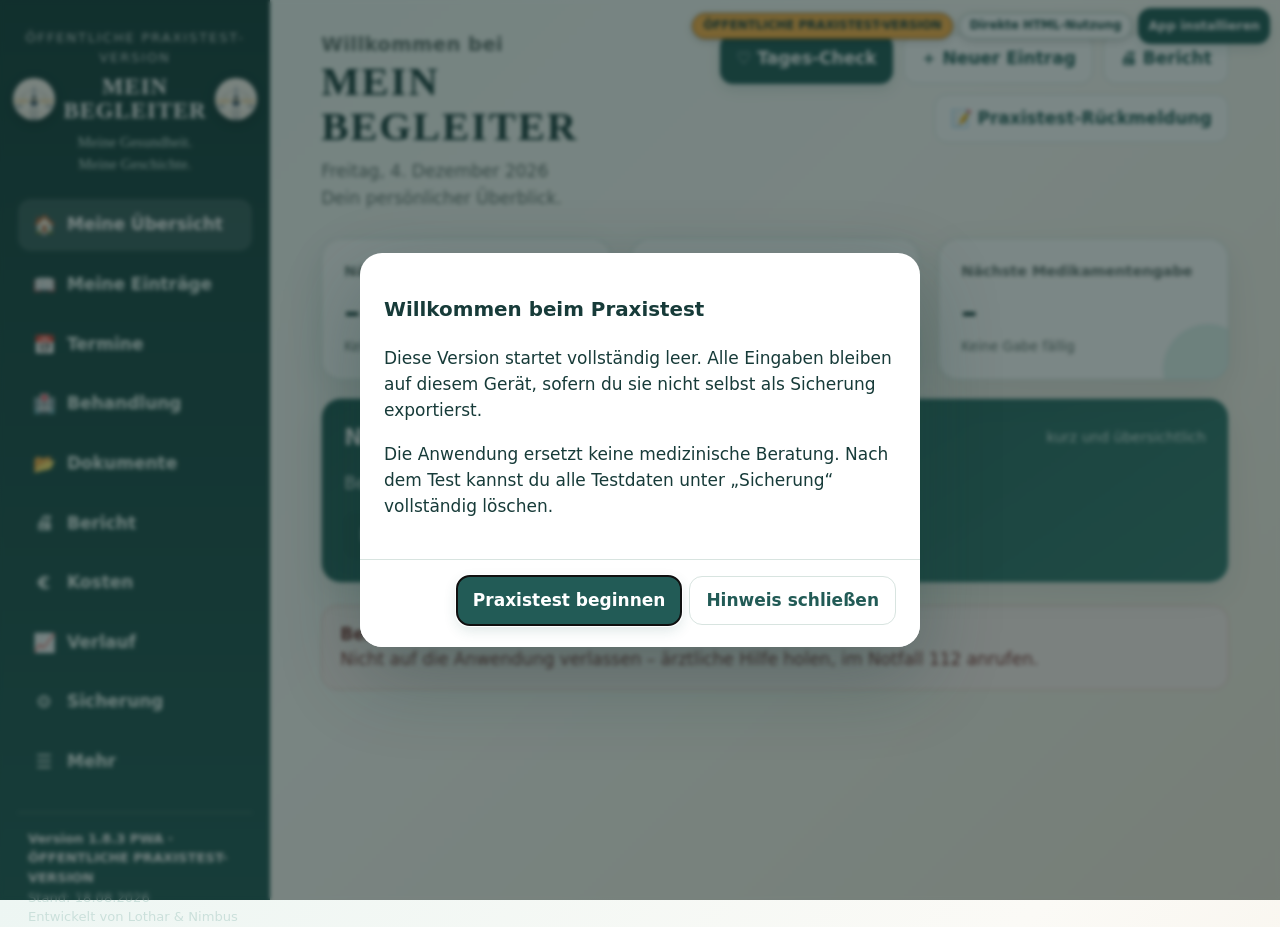
<file: Mein_Begleiter_1.8.3_PWA_OEFFENTLICHER_PRAXISTEST_RUECKFALL.html>
<!doctype html>
<html lang="de">
  <head>
    <meta charset="utf-8" />
    <meta
      name="viewport"
      content="width=device-width,initial-scale=1,viewport-fit=cover"
    />
    <meta name="theme-color" content="#225b56" />
    <title>Mein Begleiter 1.8.3 PWA – Öffentliche Praxistest-Version</title>
    <link rel="manifest" href="./manifest.webmanifest" />
    <link rel="icon" type="image/png" href="./icons/favicon-64.png" />
    <link rel="apple-touch-icon" href="./icons/apple-touch-icon-180.png" />
    <meta name="mobile-web-app-capable" content="yes" />
    <meta name="apple-mobile-web-app-capable" content="yes" />
    <meta name="apple-mobile-web-app-status-bar-style" content="default" />
    <meta name="apple-mobile-web-app-title" content="Begleiter Test" />
    <style>
      :root {
        --tinte: #173b39;
        --petrol: #225b56;
        --petrol2: #34796f;
        --mint: #dff1ec;
        --sand: #f6efe2;
        --creme: #fbfaf6;
        --weiss: #fff;
        --linie: #d8e4e0;
        --rot: #a33b39;
        --orange: #b56a22;
        --gruen: #2d7252;
        --grau: #61716d;
        --schatten: 0 12px 34px rgba(25, 63, 60, 0.1);
        --radius: 20px;
      }
      * {
        box-sizing: border-box;
      }
      html {
        scroll-behavior: smooth;
      }
      body {
        margin: 0;
        background: linear-gradient(
          135deg,
          #edf6f3 0,
          #fbfaf6 48%,
          #f5ecde 100%
        );
        color: var(--tinte);
        font:
          17px/1.5 system-ui,
          -apple-system,
          "Segoe UI",
          sans-serif;
        min-height: 100vh;
      }
      button,
      input,
      select,
      textarea {
        font: inherit;
      }
      button {
        cursor: pointer;
      }
      .app {
        min-height: 100vh;
        display: grid;
        grid-template-columns: 270px 1fr;
      }
      .seitenleiste {
        position: sticky;
        top: 0;
        height: 100vh;
        background: linear-gradient(180deg, #163e3b, #225b56);
        color: #fff;
        padding: 28px 18px;
        display: flex;
        flex-direction: column;
        gap: 24px;
        z-index: 20;
      }
      .marke {
        padding: 0 4px;
        text-align: center;
      }
      .markenlogo {
        display: none;
      }
      .marke-klein {
        font-size: 0.82rem;
        letter-spacing: 0.14em;
        text-transform: uppercase;
        opacity: 0.78;
      }
      .marken-titel {
        display: flex;
        align-items: center;
        justify-content: center;
        gap: 8px;
        margin: 0.5rem 0 0;
      }
      .marken-titel h1 {
        margin: 0;
        font-family: "Bodoni MT", "Didot", "Baskerville", "Georgia", serif;
        font-size: 1.42rem;
        font-weight: 600;
        line-height: 1.05;
        letter-spacing: 0.045em;
      }
      .marke p {
        font-family: "Segoe Print", "Bradley Hand", "Comic Sans MS", cursive;
        font-size: 1rem;
        line-height: 1.48;
        letter-spacing: 0.01em;
      }
      .bildmarke {
        position: relative;
        width: 42px;
        height: 42px;
        flex: 0 0 42px;
        border-radius: 50%;
        overflow: hidden;
        background: #fbf7ef;
        box-shadow: 0 5px 15px rgba(0, 0, 0, 0.22);
        border: 1px solid rgba(255, 255, 255, 0.45);
      }
      .bildmarke img {
        position: absolute;
        width: 185%;
        height: auto;
        max-width: none;
        left: 50%;
        top: -2%;
        transform: translateX(-50%);
        display: block;
      }
      .marke p {
        margin: 0.55rem 0 0;
        color: #d8ebe6;
        font-size: 0.92rem;
      }
      .nav {
        display: grid;
        gap: 8px;
      }
      .nav button {
        border: 0;
        background: transparent;
        color: #e9f5f1;
        border-radius: 13px;
        padding: 12px 14px;
        text-align: left;
        font-weight: 650;
        display: flex;
        align-items: center;
        gap: 11px;
      }
      .nav button:hover,
      .nav button.aktiv {
        background: rgba(255, 255, 255, 0.14);
        color: #fff;
      }
      .nav .symbol {
        width: 24px;
        text-align: center;
        font-size: 1.15rem;
      }
      .seitenfuss {
        margin-top: auto;
        border-top: 1px solid rgba(255, 255, 255, 0.18);
        padding: 16px 10px 0;
        font-size: 0.82rem;
        color: #cbe0db;
      }
      .seitenfuss strong {
        color: #fff;
        display: block;
      }
      main {
        min-width: 0;
        padding: 34px clamp(20px, 4vw, 58px) 70px;
      }
      .kopf {
        display: flex;
        align-items: flex-start;
        justify-content: space-between;
        gap: 24px;
        margin-bottom: 26px;
      }
      .kopf h2 {
        font-size: clamp(1.8rem, 4vw, 2.55rem);
        line-height: 1.1;
        margin: 0;
      }
      .willkommen-klein {
        display: block;
        font-family:
          system-ui,
          -apple-system,
          "Segoe UI",
          sans-serif;
        font-size: 0.48em;
        font-weight: 650;
        letter-spacing: 0.02em;
        color: var(--grau);
        margin-bottom: 0.28rem;
      }
      .willkommen-name {
        display: block;
        font-family: "Bodoni MT", "Didot", "Baskerville", "Georgia", serif;
        font-weight: 600;
        letter-spacing: 0.045em;
        color: var(--tinte);
      }
      .kopf p {
        margin: 0.55rem 0 0;
        color: var(--grau);
      }
      .kopf-aktionen {
        display: flex;
        gap: 10px;
        flex-wrap: wrap;
        justify-content: flex-end;
      }
      .seite {
        display: none;
      }
      .seite.aktiv {
        display: block;
        animation: einblenden 0.18s ease-out;
      }
      @keyframes einblenden {
        from {
          opacity: 0.3;
          transform: translateY(5px);
        }
        to {
          opacity: 1;
          transform: none;
        }
      }
      .knopf {
        border: 0;
        border-radius: 13px;
        padding: 11px 16px;
        font-weight: 750;
        background: var(--petrol);
        color: #fff;
        box-shadow: 0 5px 14px rgba(34, 91, 86, 0.16);
      }
      .knopf:hover {
        background: #194b47;
      }
      .knopf.sekundaer {
        background: #fff;
        color: var(--petrol);
        border: 1px solid var(--linie);
        box-shadow: none;
      }
      .knopf.gefahr {
        background: #fff3f1;
        color: var(--rot);
        border: 1px solid #ebc7c2;
        box-shadow: none;
      }
      .knopf.klein {
        padding: 7px 10px;
        font-size: 0.88rem;
      }
      .raster {
        display: grid;
        grid-template-columns: repeat(12, 1fr);
        gap: 18px;
      }
      .karte {
        background: rgba(255, 255, 255, 0.91);
        border: 1px solid rgba(203, 222, 216, 0.9);
        border-radius: var(--radius);
        box-shadow: var(--schatten);
        padding: 22px;
        min-width: 0;
      }
      .span3 {
        grid-column: span 3;
      }
      .span4 {
        grid-column: span 4;
      }
      .span5 {
        grid-column: span 5;
      }
      .span6 {
        grid-column: span 6;
      }
      .span7 {
        grid-column: span 7;
      }
      .span8 {
        grid-column: span 8;
      }
      .span12 {
        grid-column: span 12;
      }
      .kpi {
        position: relative;
        overflow: hidden;
        min-height: 132px;
      }
      .kpi:after {
        content: "";
        position: absolute;
        width: 90px;
        height: 90px;
        border-radius: 50%;
        right: -25px;
        bottom: -35px;
        background: var(--mint);
      }
      .kpi-label {
        color: var(--grau);
        font-weight: 700;
        font-size: 0.9rem;
      }
      .kpi-wert {
        font-size: 2rem;
        font-weight: 850;
        line-height: 1.15;
        margin-top: 12px;
      }
      .kpi-hinweis {
        color: var(--grau);
        font-size: 0.84rem;
        margin-top: 6px;
      }
      .abschnitt-titel {
        display: flex;
        justify-content: space-between;
        align-items: center;
        gap: 16px;
        margin-bottom: 16px;
      }
      .abschnitt-titel h3 {
        margin: 0;
        font-size: 1.4rem;
      }
      .abschnitt-titel span {
        color: var(--grau);
        font-size: 0.9rem;
      }
      .termin {
        display: grid;
        grid-template-columns: 82px 1fr auto;
        gap: 14px;
        align-items: center;
        padding: 14px 0;
        border-bottom: 1px solid #e5ece9;
      }
      .termin:last-child {
        border: 0;
      }
      .datumsblock {
        background: var(--mint);
        border-radius: 12px;
        padding: 9px 6px;
        text-align: center;
        font-weight: 800;
        line-height: 1.15;
      }
      .datumsblock small {
        display: block;
        font-size: 0.72rem;
        text-transform: uppercase;
        color: var(--petrol2);
      }
      .termin strong {
        display: block;
      }
      .termin p {
        margin: 0.2rem 0 0;
        color: var(--grau);
        font-size: 0.9rem;
      }
      .zustand {
        border-radius: 999px;
        padding: 5px 10px;
        font-size: 0.78rem;
        font-weight: 800;
        background: var(--sand);
        white-space: nowrap;
      }
      .zustand.heute {
        background: #fde6dc;
        color: #913f20;
      }
      .zustand.zukunft {
        background: var(--mint);
        color: var(--gruen);
      }
      .terminstatus {
        border: 1px solid #b9d1ca;
        border-radius: 10px;
        background: #f7fbfa;
        color: var(--tinte);
        padding: 7px 8px;
        font-weight: 750;
        max-width: 150px;
      }
      .status-bestaetigt {
        background: #dff1ec;
        color: #236047;
      }
      .status-erledigt {
        background: #edf0ef;
        color: #53605d;
      }
      .status-abgesagt {
        background: #fff0ed;
        color: #913f36;
      }
      .befinden-box {
        background: linear-gradient(145deg, #225b56, #34796f);
        color: #fff;
      }
      .befinden-box .abschnitt-titel span {
        color: #d9ece7;
      }
      .befinden-anzeige {
        font-size: 2rem;
        font-weight: 850;
        margin: 13px 0 2px;
      }
      .befinden-box p {
        color: #e4f0ed;
        margin: 0.35rem 0 16px;
      }
      .tabelle-wrap {
        overflow: auto;
        border-radius: 15px;
        border: 1px solid var(--linie);
        background: #fff;
      }
      .datentabelle {
        width: 100%;
        border-collapse: collapse;
        min-width: 980px;
      }
      .datentabelle th {
        position: sticky;
        top: 0;
        z-index: 2;
        background: #eaf3f0;
        color: #244b47;
        text-align: left;
        font-size: 0.82rem;
        text-transform: uppercase;
        letter-spacing: 0.03em;
        padding: 12px 11px;
        border-bottom: 1px solid #cddfd9;
      }
      .datentabelle td {
        padding: 12px 11px;
        border-bottom: 1px solid #e8eeec;
        vertical-align: top;
      }
      .datentabelle tbody tr:hover {
        background: #fbf7ee;
      }
      .datentabelle .geld {
        text-align: right;
        white-space: nowrap;
      }
      .datentabelle .aktionen {
        white-space: nowrap;
      }
      .leer {
        padding: 34px;
        text-align: center;
        color: var(--grau);
      }
      .werkzeugleiste {
        display: flex;
        gap: 10px;
        align-items: center;
        flex-wrap: wrap;
        margin-bottom: 16px;
      }
      .suchfeld {
        flex: 1;
        min-width: 230px;
        border: 1px solid var(--linie);
        background: #fff;
        border-radius: 13px;
        padding: 11px 13px;
        color: var(--tinte);
      }
      .filter {
        border: 1px solid var(--linie);
        background: #fff;
        border-radius: 13px;
        padding: 11px 13px;
        color: var(--tinte);
      }
      .formular {
        display: grid;
        grid-template-columns: repeat(2, minmax(0, 1fr));
        gap: 16px;
      }
      .feld {
        display: grid;
        gap: 7px;
      }
      .feld label {
        font-weight: 750;
        font-size: 0.9rem;
      }
      .feld input,
      .feld select,
      .feld textarea {
        width: 100%;
        border: 1px solid #bdcfca;
        border-radius: 12px;
        padding: 11px 12px;
        background: #fff;
        color: var(--tinte);
      }
      .feld input:focus,
      .feld select:focus,
      .feld textarea:focus {
        outline: 3px solid rgba(52, 121, 111, 0.18);
        border-color: var(--petrol2);
      }
      .feld textarea {
        min-height: 105px;
        resize: vertical;
      }
      .feld.breit {
        grid-column: 1/-1;
      }
      .hinweis {
        font-size: 0.84rem;
        color: var(--grau);
      }
      dialog {
        border: 0;
        border-radius: 22px;
        padding: 0;
        width: min(760px, calc(100vw - 30px));
        box-shadow: 0 30px 80px rgba(20, 55, 52, 0.3);
        color: var(--tinte);
      }
      dialog::backdrop {
        background: rgba(15, 38, 36, 0.55);
        backdrop-filter: blur(2px);
      }
      .dialog-kopf {
        padding: 22px 24px 16px;
        border-bottom: 1px solid var(--linie);
        display: flex;
        justify-content: space-between;
        gap: 20px;
        position: sticky;
        top: 0;
        z-index: 4;
        background: #fff;
      }
      .dialog-kopf h3 {
        margin: 0;
      }
      .schliessen {
        border: 0;
        background: #eef5f2;
        border-radius: 50%;
        width: 38px;
        height: 38px;
        font-size: 1.4rem;
        color: var(--tinte);
      }
      .dialog-inhalt {
        padding: 22px 24px;
      }
      .dialog-fuss {
        display: flex;
        justify-content: flex-end;
        gap: 10px;
        padding: 16px 24px 22px;
        position: sticky;
        bottom: 0;
        z-index: 4;
        background: #fff;
        border-top: 1px solid var(--linie);
      }
      .dialog-schnellaktionen {
        display: flex;
        gap: 8px;
        align-items: center;
        flex-wrap: wrap;
      }
      .dokument-status {
        margin-top: 12px;
        padding: 10px 12px;
        border-radius: 10px;
        background: #eef5f2;
        color: #245b52;
        font-weight: 700;
      }
      .dokument-status.fehler {
        background: #fff0ed;
        color: #9a3127;
      }
      .kostenliste {
        display: grid;
        gap: 13px;
      }
      .kostenzeile {
        display: grid;
        grid-template-columns: 130px 1fr auto;
        gap: 14px;
        align-items: center;
      }
      .balken {
        height: 12px;
        background: #edf1ef;
        border-radius: 999px;
        overflow: hidden;
      }
      .balken i {
        display: block;
        height: 100%;
        background: linear-gradient(90deg, var(--petrol2), #84b8ac);
        border-radius: 999px;
      }
      .kostenzeile strong {
        white-space: nowrap;
      }
      .verlauf-liste {
        display: grid;
        gap: 12px;
      }
      .verlauf-item {
        display: grid;
        grid-template-columns: 112px 1fr;
        gap: 16px;
        align-items: start;
      }
      .verlauf-punkt {
        height: 100%;
        border-right: 3px solid #c5ddd6;
        text-align: right;
        padding-right: 16px;
        font-weight: 750;
        color: var(--petrol);
      }
      .verlauf-inhalt {
        background: #f8faf9;
        border-radius: 13px;
        padding: 12px 14px;
      }
      .verlauf-inhalt strong {
        display: block;
      }
      .verlauf-inhalt p {
        margin: 0.3rem 0 0;
        color: var(--grau);
      }
      .diagramm {
        min-height: 240px;
        display: grid;
        align-items: center;
      }
      .diagramm svg {
        width: 100%;
        height: auto;
        overflow: visible;
      }
      .diagramm-leer {
        color: var(--grau);
        text-align: center;
        padding: 55px 12px;
      }
      .diagramm-wert {
        font-size: 0.75rem;
        font-weight: 800;
        fill: var(--tinte);
      }
      .diagramm-datum {
        font-size: 0.67rem;
        fill: var(--grau);
      }
      .cockpit-werte {
        display: grid;
        grid-template-columns: repeat(4, 1fr);
        gap: 10px;
      }
      .cockpit-wert {
        background: #f3f8f6;
        border: 1px solid var(--linie);
        border-radius: 13px;
        padding: 12px;
      }
      .cockpit-wert strong {
        font-size: 1.45rem;
        display: block;
      }
      .pruefhinweis {
        border-radius: 13px;
        padding: 11px 13px;
        background: #eef7f4;
        color: var(--gruen);
        font-weight: 750;
      }
      .pruefhinweis.warn {
        background: #fff2e8;
        color: #8a4b18;
      }
      .uebersicht-filter {
        display: flex;
        gap: 10px;
        align-items: end;
        flex-wrap: wrap;
        margin-bottom: 16px;
      }
      .uebersicht-filter label {
        display: grid;
        gap: 4px;
        font-size: 0.8rem;
        font-weight: 750;
        color: var(--grau);
      }
      .messwerte {
        display: flex;
        gap: 8px;
        flex-wrap: wrap;
        margin-top: 8px;
      }
      .messwert {
        background: #e8f3ef;
        color: #24554f;
        border-radius: 999px;
        padding: 5px 9px;
        font-size: 0.8rem;
        font-weight: 800;
      }
      .messwert.warnung {
        background: #fee7df;
        color: #8c3d23;
      }
      .befinden-box .messwert {
        background: rgba(255, 255, 255, 0.16);
        color: #fff;
      }
      .skala {
        display: grid;
        grid-template-columns: 1fr auto;
        gap: 8px;
        align-items: center;
      }
      .skala input {
        padding: 0;
      }
      .skala output {
        min-width: 42px;
        text-align: center;
        background: var(--petrol);
        color: #fff;
        border-radius: 10px;
        padding: 7px;
        font-weight: 850;
      }
      .fragenliste {
        display: grid;
        gap: 10px;
      }
      .frage {
        display: grid;
        grid-template-columns: auto 1fr auto;
        gap: 10px;
        align-items: start;
        background: #f7faf9;
        border: 1px solid var(--linie);
        border-radius: 13px;
        padding: 11px;
      }
      .frage.erledigt .frage-inhalt {
        text-decoration: line-through;
        color: var(--grau);
      }
      .frage input {
        width: 20px;
        height: 20px;
        margin-top: 2px;
      }
      .frage-arzt {
        display: block;
        color: var(--petrol);
        font-size: 0.82rem;
        margin-bottom: 2px;
      }
      .frage-neu {
        display: grid;
        grid-template-columns: minmax(150px, 0.7fr) minmax(220px, 1.4fr) auto;
        gap: 10px;
        margin-top: 14px;
      }
      .frage-neu input {
        min-width: 0;
        border: 1px solid #bdcfca;
        border-radius: 12px;
        padding: 11px 12px;
      }
      .kompakt-form {
        display: grid;
        grid-template-columns: 1fr 1fr;
        gap: 10px;
        margin-bottom: 16px;
      }
      .kompakt-form input,
      .kompakt-form select {
        border: 1px solid #bdcfca;
        border-radius: 12px;
        padding: 10px 11px;
        min-width: 0;
      }
      .kompakt-form .breit {
        grid-column: 1/-1;
      }
      .listenkarte {
        display: grid;
        grid-template-columns: 1fr auto;
        gap: 10px;
        padding: 13px 0;
        border-bottom: 1px solid #e4ece9;
      }
      .listenkarte:last-child {
        border: 0;
      }
      .listenkarte strong {
        display: block;
      }
      .listenkarte p {
        margin: 0.2rem 0 0;
        color: var(--grau);
        font-size: 0.9rem;
      }
      .listen-aktionen {
        display: flex;
        align-items: center;
        gap: 7px;
      }
      .statuswahl {
        border: 1px solid var(--linie);
        border-radius: 10px;
        padding: 6px;
        background: #fff;
      }
      .ablage {
        border: 2px dashed #a9cbc2;
        background: #f5fbf9;
        border-radius: 17px;
        padding: 22px;
        text-align: center;
      }
      .ablage input[type="file"] {
        display: block;
        margin: 12px auto;
        max-width: 100%;
      }
      .dokument {
        display: grid;
        grid-template-columns: 48px 1fr auto;
        gap: 12px;
        align-items: center;
        padding: 13px 0;
        border-bottom: 1px solid #e4ece9;
      }
      .dokument:last-child {
        border: 0;
      }
      .dateisymbol {
        width: 46px;
        height: 46px;
        display: grid;
        place-items: center;
        background: var(--mint);
        border-radius: 12px;
        font-size: 1.4rem;
      }
      .dokument strong {
        display: block;
        overflow-wrap: anywhere;
      }
      .dokument p {
        margin: 0.18rem 0 0;
        color: var(--grau);
        font-size: 0.84rem;
      }
      .dokument-seiten {
        grid-column: 2/-1;
        background: #f6faf8;
        border: 1px solid var(--linie);
        border-radius: 12px;
        padding: 8px 10px;
        margin-top: -5px;
      }
      .dokument-seiten summary {
        cursor: pointer;
        font-weight: 750;
        color: var(--petrol);
      }
      .dokument-seite {
        display: grid;
        grid-template-columns: 1fr auto;
        gap: 10px;
        align-items: center;
        padding: 9px 0;
        border-top: 1px solid var(--linie);
      }
      .dokument-seite:first-of-type {
        margin-top: 8px;
      }
      .dokument-seite small {
        color: var(--grau);
      }
      .dokument-wahl {
        grid-column: 2/-1;
        display: flex;
        align-items: center;
        gap: 8px;
        font-size: 0.9rem;
        font-weight: 750;
        color: var(--petrol);
      }
      .dokument-wahl input {
        width: 20px;
        height: 20px;
      }
      .geschichte-dokument {
        display: grid;
        gap: 3px;
        min-width: 160px;
      }
      .geschichte-dokument + .geschichte-dokument {
        border-top: 1px solid var(--linie);
        margin-top: 8px;
        padding-top: 8px;
      }
      .geschichte-dokument small {
        color: var(--grau);
      }
      .bericht-optionen {
        display: flex;
        gap: 14px;
        flex-wrap: wrap;
        margin: 14px 0;
      }
      .bericht-optionen label {
        display: flex;
        align-items: center;
        gap: 7px;
        background: #f5f9f7;
        border: 1px solid var(--linie);
        border-radius: 11px;
        padding: 8px 11px;
      }
      .bericht-optionen input {
        width: 19px;
        height: 19px;
      }
      .bericht-kopf {
        border-bottom: 3px solid var(--petrol);
        padding-bottom: 16px;
        margin-bottom: 20px;
      }
      .bericht-kopf h3 {
        font-size: 1.7rem;
        margin: 0;
      }
      .bericht-abschnitt {
        margin: 24px 0;
      }
      .bericht-abschnitt h4 {
        font-size: 1.15rem;
        border-bottom: 1px solid var(--linie);
        padding-bottom: 7px;
        margin: 0 0 12px;
      }
      .bericht-tabelle {
        width: 100%;
        border-collapse: collapse;
      }
      .bericht-tabelle th,
      .bericht-tabelle td {
        text-align: left;
        vertical-align: top;
        border-bottom: 1px solid #dfe8e5;
        padding: 8px 7px;
      }
      .bericht-tabelle th {
        background: #edf5f2;
        font-size: 0.82rem;
      }
      .bericht-meta {
        display: flex;
        gap: 20px;
        flex-wrap: wrap;
        color: var(--grau);
        margin-top: 5px;
      }
      .moduswahl {
        display: flex;
        gap: 10px;
        flex-wrap: wrap;
        margin-bottom: 16px;
      }
      .moduswahl label {
        flex: 1;
        min-width: 210px;
        border: 2px solid var(--linie);
        border-radius: 14px;
        padding: 12px 14px;
        background: #fff;
        font-weight: 800;
      }
      .moduswahl label:has(input:checked) {
        border-color: var(--petrol2);
        background: var(--mint);
      }
      .moduswahl input {
        margin-right: 8px;
      }
      .tagebuch-eintrag {
        display: grid;
        grid-template-columns: 125px 1fr;
        gap: 18px;
        padding: 18px 0;
        border-bottom: 1px solid var(--linie);
        break-inside: avoid-page;
      }
      .tagebuch-eintrag:last-child {
        border-bottom: 0;
      }
      .tagebuch-datum {
        color: var(--petrol);
        font-weight: 850;
      }
      .tagebuch-text h5 {
        font-size: 1.08rem;
        margin: 0 0 5px;
      }
      .tagebuch-text p {
        margin: 0.25rem 0;
        white-space: pre-wrap;
      }
      .tagebuch-vorwort {
        font-size: 1.05rem;
        font-style: italic;
        background: var(--creme);
        border-left: 4px solid var(--petrol2);
        padding: 14px 16px;
        margin: 18px 0;
      }
      .nur-tagebuch,
      .nur-buch {
        display: none;
      }
      .tagebuch-modus .nur-tagebuch {
        display: grid;
      }
      .tagebuch-modus .nur-bericht,
      .buch-modus .nur-bericht {
        display: none;
      }
      .buch-modus .nur-buch {
        display: grid;
      }
      .buch-titelblatt {
        min-height: 68vh;
        display: flex;
        flex-direction: column;
        justify-content: center;
        text-align: center;
        padding: 35px 20px;
        border: 1px solid var(--linie);
        background: linear-gradient(145deg, #f8fbfa, #f4eee3);
        break-after: page;
      }
      .buch-titelblatt h3 {
        font-size: 3rem;
        letter-spacing: 0.08em;
        margin: 0;
        color: var(--petrol);
      }
      .buch-titelblatt .untertitel {
        font-size: 1.45rem;
        margin: 18px auto;
        max-width: 620px;
      }
      .buch-seite {
        padding: 28px 12px;
        break-after: page;
      }
      .buch-seite h4,
      .buch-kapitel h4 {
        font-size: 1.55rem;
        color: var(--petrol);
        border-bottom: 2px solid var(--petrol2);
        padding-bottom: 8px;
      }
      .buch-kapitel {
        margin: 28px 0;
        break-before: page;
      }
      .buch-schluss {
        margin-top: 35px;
        padding: 20px;
        background: var(--creme);
        border-radius: 14px;
      }
      .buchfassung {
        grid-column: 1/-1;
        border: 1px solid var(--linie);
        background: #f6faf8;
        border-radius: 15px;
        padding: 15px;
      }
      .buchfassung > strong {
        display: block;
        margin-bottom: 9px;
      }
      .buchfassung-wahl {
        display: flex;
        gap: 9px;
        flex-wrap: wrap;
      }
      .buchfassung-wahl label {
        background: #fff;
        border: 2px solid var(--linie);
        border-radius: 11px;
        padding: 9px 12px;
        font-weight: 750;
      }
      .buchfassung-wahl label:has(input:checked) {
        border-color: var(--petrol2);
        background: var(--mint);
      }
      .buchfassung small {
        display: block;
        color: var(--grau);
        margin-top: 9px;
      }
      .lesetext {
        font-family: Georgia, serif;
        font-size: 1.08rem;
        line-height: 1.72;
      }
      .lesetext p {
        margin: 0.75rem 0;
      }
      .familien-erinnerung {
        background: #fffaf0;
        border-left: 4px solid #c29a52;
        padding: 14px 16px;
        margin: 14px 0;
      }
      .bearbeitung-aktiv {
        outline: 3px dashed var(--petrol2);
        outline-offset: 8px;
        background: #fffef9;
      }
      .bearbeitung-hinweis {
        display: none;
        background: #fff5d9;
        border: 1px solid #e6c779;
        border-radius: 12px;
        padding: 10px 13px;
        margin-bottom: 15px;
      }
      .bearbeitung-hinweis.aktiv {
        display: block;
      }
      .sicherungsfeld {
        border: 2px dashed #bcd4cd;
        background: #f7fbfa;
        border-radius: 16px;
        padding: 20px;
      }
      .sicherungsfeld h4 {
        margin: 0 0 6px;
      }
      .sicherungsfeld p {
        margin: 0.2rem 0 14px;
        color: var(--grau);
      }
      .zur-uebersicht {
        display: inline-flex;
        align-items: center;
        gap: 0.55rem;
        margin: 0 0 18px;
        font-size: 1.05rem;
        min-height: 48px;
      }
      .zur-uebersicht .pfeil,
      .sicherungs-pfeil {
        font-size: 1.45em;
        line-height: 1;
      }
      .sicherungsbereich h3 { font-size: 1.45rem; }
      .sicherungsbereich h4 { font-size: 1.16rem; }
      .sicherungsbereich p { font-size: 1rem; line-height: 1.55; }
      .sicherungsbereich .knopf {
        font-size: 1.03rem;
        min-height: 50px;
        margin-right: 8px;
        margin-bottom: 8px;
      }
      .uebertragungs-schritt {
        border-left: 5px solid var(--petrol);
        padding-left: 16px;
        margin: 18px 0;
      }
      .notfall {
        margin-top: 22px;
        background: #fff2f0;
        border: 1px solid #ecc4be;
        border-radius: 16px;
        padding: 16px 18px;
        color: #782e2c;
      }
      .notfall strong {
        display: block;
      }
      .toast {
        position: fixed;
        right: 24px;
        bottom: 24px;
        z-index: 100;
        background: #173b39;
        color: #fff;
        padding: 13px 17px;
        border-radius: 13px;
        box-shadow: var(--schatten);
        opacity: 0;
        transform: translateY(12px);
        pointer-events: none;
        transition: 0.2s;
      }
      .toast.zeigen {
        opacity: 1;
        transform: none;
      }
      .mobilkopf {
        display: none;
      }
      @media (max-width: 980px) {
        .app {
          grid-template-columns: 1fr;
        }
        .seitenleiste {
          height: auto;
          position: fixed;
          inset: auto 0 0;
          display: block;
          padding: 7px 10px;
        }
        .marke,
        .seitenfuss {
          display: none;
        }
        .nav {
          display: grid;
          grid-template-columns: repeat(6, 1fr);
          gap: 3px;
        }
        .nav button {
          padding: 8px 2px;
          justify-content: center;
          display: grid;
          text-align: center;
          font-size: 0.68rem;
          gap: 1px;
        }
        .nav .symbol {
          width: auto;
          font-size: 1.1rem;
        }
        .mobilkopf {
          display: flex;
          background: var(--petrol);
          color: #fff;
          padding: 14px 18px;
          justify-content: space-between;
          align-items: center;
        }
        .mobilkopf strong {
          font-size: 1.4rem;
        }
        main {
          padding: 24px 18px 105px;
        }
        .span3 {
          grid-column: span 6;
        }
        .span4,
        .span5,
        .span6,
        .span7,
        .span8 {
          grid-column: span 12;
        }
        .kopf {
          display: block;
        }
        .kopf-aktionen {
          justify-content: flex-start;
          margin-top: 14px;
        }
      }
      @media (max-width: 620px) {
        body {
          font-size: 16px;
        }
        .span3 {
          grid-column: span 12;
        }
        .raster {
          gap: 14px;
        }
        .karte {
          padding: 18px;
        }
        .formular {
          grid-template-columns: 1fr;
        }
        .feld.breit {
          grid-column: auto;
        }
        .kopf h2 {
          font-size: 1.75rem;
        }
        .nav button:nth-child(n + 7) {
          display: none;
        }
        .nav {
          grid-template-columns: repeat(6, 1fr);
        }
        .kostenzeile {
          grid-template-columns: 95px 1fr;
        }
        .kostenzeile strong {
          grid-column: 2;
          text-align: right;
        }
        .termin {
          grid-template-columns: 70px 1fr;
        }
        .termin .zustand,
        .termin > .listen-aktionen {
          grid-column: 2;
          justify-self: start;
        }
        .termin > .listen-aktionen {
          flex-wrap: wrap;
        }
        .kompakt-form {
          grid-template-columns: 1fr;
        }
        .kompakt-form .breit {
          grid-column: auto;
        }
        .dokument {
          grid-template-columns: 42px 1fr;
        }
        .dokument .listen-aktionen {
          grid-column: 2;
          justify-content: flex-start;
        }
        .frage-neu {
          grid-template-columns: 1fr;
        }
        .frage-neu .knopf {
          width: 100%;
        }
      }
      @page {
        margin: 15mm 13mm;
      }
      @media print {
        body {
          background: #fff;
          font-size: 10pt;
        }
        .seitenleiste,
        .mobilkopf,
        .kopf-aktionen,
        .werkzeugleiste,
        .aktionen,
        .notfall,
        .toast,
        .bericht-steuerung,
        #seite-bericht > .kopf {
          display: none !important;
        }
        .app {
          display: block;
        }
        main {
          padding: 0;
        }
        .seite {
          display: none !important;
        }
        .seite.aktiv {
          display: block !important;
        }
        .karte {
          box-shadow: none;
          border: 1px solid #ccc;
          break-inside: avoid;
        }
        .raster {
          display: block;
        }
        .raster .karte {
          margin-bottom: 12px;
        }
        .datentabelle {
          min-width: 0;
        }
        .datentabelle th {
          position: static;
        }
        .datentabelle th,
        .datentabelle td {
          padding: 6px;
        }
        .kopf {
          margin-bottom: 14px;
        }
        #berichtAusgabe {
          border: 0;
          padding: 0;
          break-inside: auto;
        }
        #berichtAusgabe > .raster {
          display: grid;
          grid-template-columns: repeat(4, 1fr);
          gap: 8px;
          border-bottom: 1px solid #ccdcd7;
          padding-bottom: 10px;
        }
        #berichtAusgabe > .raster > * {
          grid-column: span 1;
        }
        .bericht-kopf {
          position: static;
          background: #fff;
          border-bottom: 2px solid var(--petrol);
          padding: 0 0 4mm;
          margin: 0 0 5mm;
        }
        .bericht-kopf h3 {
          font-size: 15pt;
        }
        .bericht-kopf .bericht-meta {
          font-size: 9pt;
          gap: 12px;
          margin-top: 2px;
        }
        .bericht-abschnitt {
          break-inside: auto;
          margin: 18px 0;
        }
        .bericht-abschnitt h4 {
          break-after: avoid-page;
        }
        .bericht-tabelle thead {
          display: table-header-group;
        }
        .bericht-tabelle tr {
          break-inside: avoid-page;
        }
        .bericht-tabelle th,
        .bericht-tabelle td {
          padding: 5px 6px;
        }
        .bericht-tabelle thead tr:first-child th:first-child::before {
          content: "🧭 Mein Begleiter · ";
        }
      }
      .speicherstatus {
        border: 1px solid #b8d8ca;
        background: #edf8f2;
        color: #246244;
        border-radius: 999px;
        padding: 9px 14px;
        font-weight: 800;
        white-space: nowrap;
      }
      .speicherstatus.laeuft {
        background: #fff8e5;
        border-color: #ead08b;
        color: #765b14;
      }
      .speicherstatus.fehler {
        background: #fff0ef;
        border-color: #e0a5a0;
        color: #913a34;
      }
      .speicher-raster {
        display: grid;
        grid-template-columns: 1fr 1fr;
        gap: 9px;
        margin: 12px 0;
      }
      .speicher-raster span {
        background: #fff;
        border: 1px solid var(--linie);
        border-radius: 10px;
        padding: 10px;
        color: var(--grau);
        font-size: 0.82rem;
      }
      .speicher-raster strong {
        display: block;
        color: var(--tinte);
        font-size: 1.08rem;
        margin-top: 3px;
      }
      .datenschutz {
        background: #fff8e8;
        border: 1px solid #ead49b;
        border-radius: 12px;
        padding: 13px 15px;
        margin: 16px 0;
      }
      .datenschutz p {
        margin: 0.35rem 0 0;
      }
      .pruef-tabelle {
        width: 100%;
        border-collapse: collapse;
        margin: 8px 0 18px;
      }
      .pruef-tabelle th,
      .pruef-tabelle td {
        padding: 8px;
        border-bottom: 1px solid var(--linie);
        text-align: left;
        vertical-align: top;
      }
      .pruef-tabelle th {
        width: 44%;
        color: var(--grau);
      }
      .kompatibel {
        color: #246244;
        font-weight: 800;
      }
      .warntext {
        color: #925a12;
        font-weight: 800;
      }
      @media (max-width: 620px) {
        .speicher-raster {
          grid-template-columns: 1fr;
        }
        .speicherstatus {
          display: inline-block;
          margin-top: 12px;
          white-space: normal;
        }
      }
    </style>
    <style id="mobiltest-v16">
      /* Seit Version 1.6: kompakte Bildschirmvorschau und konsequente Mobilnutzung. */
      #seite-behandlung .karte.span12 { display: none; }
      #medikamentListe .messwerte .messwert:nth-child(-n+3) { display: none; }
      #berichtAusgabe .buch-titelblatt {
        min-height: 280px;
        padding: 28px 16px;
      }
      #berichtAusgabe .buch-titelblatt h3 {
        font-size: clamp(1.8rem, 5vw, 2.65rem);
        letter-spacing: .04em;
      }
      #berichtAusgabe .buch-titelblatt .untertitel {
        font-size: clamp(1rem, 3vw, 1.25rem);
        margin: 10px auto;
      }
      #seite-bericht textarea { min-height: 72px; max-height: 180px; }
      @media (max-width: 620px) {
        html, body { max-width: 100%; overflow-x: hidden; }
        body { font-size: 15px; }
        .mobilkopf { padding: 8px 10px; min-height: 44px; }
        .mobilkopf strong { font-size: 1.05rem; }
        main { padding: 10px 7px 76px; }
        .kopf { margin-bottom: 10px; }
        .kopf h2 { font-size: 1.35rem; line-height: 1.15; }
        .kopf p { margin: 4px 0; }
        .kopf-aktionen { margin-top: 8px; gap: 6px; }
        .kopf-aktionen .knopf { flex: 1 1 auto; }
        .karte { padding: 11px 9px; border-radius: 12px; }
        .raster { gap: 8px; }
        .formular { gap: 8px; }
        .feld { gap: 4px; }
        input, select, textarea { max-width: 100%; }
        input, select { min-height: 44px; }
        textarea { min-height: 72px; }
        .knopf { min-height: 44px; padding: 9px 11px; }
        .moduswahl { gap: 6px; margin-bottom: 9px; }
        .moduswahl label { min-width: 100%; padding: 9px 10px; }
        .buchfassung { padding: 9px; }
        .buchfassung-wahl { display: grid; grid-template-columns: 1fr; gap: 5px; }
        .bericht-optionen { gap: 5px; }
        #berichtAusgabe { padding: 10px 8px; }
        #berichtAusgabe .buch-titelblatt { min-height: 190px; padding: 18px 8px; }
        #berichtAusgabe .buch-seite { min-height: 0; padding: 16px 4px; }
        #berichtAusgabe .buch-kapitel { margin: 18px 0; }
        #berichtAusgabe .tagebuch-eintrag { grid-template-columns: 1fr; gap: 4px; padding: 11px 0; }
        dialog { width: calc(100vw - 8px); max-width: none; max-height: calc(100dvh - 8px); margin: 4px; }
        .dialog-kopf { padding: 10px; }
        .dialog-inhalt { padding: 10px; }
        .dialog-fuss, .dialog-aktionen { position: sticky; bottom: 0; background: #fff; padding: 8px; z-index: 2; }
        .seitenleiste { padding: 4px; }
        .nav { display: flex; gap: 3px; overflow-x: auto; scrollbar-width: thin; }
        .nav button, .nav button:nth-child(n + 7) {
          display: grid;
          flex: 0 0 72px;
          min-height: 58px;
          padding: 5px 2px;
          font-size: .66rem;
        }
        .termin { grid-template-columns: 54px minmax(0,1fr); gap: 8px; padding: 10px 0; }
        .datumsblock { width: 52px; }
        .listenkarte { padding: 10px 0; }
        .listen-aktionen { gap: 5px; flex-wrap: wrap; }
        .bericht-tabelle, .bericht-tabelle tbody, .bericht-tabelle tr, .bericht-tabelle td { display: block; width: 100%; }
        .bericht-tabelle thead { display: none; }
        .bericht-tabelle tr { border: 1px solid var(--linie); border-radius: 10px; margin: 8px 0; padding: 7px; }
        .bericht-tabelle td { border: 0; padding: 3px 0; }
      }
      @media print {
        #berichtAusgabe .buch-titelblatt { min-height: 75vh; padding: 35px 20px; }
        #berichtAusgabe .buch-titelblatt h3 { font-size: 3rem; }
      }
    </style>
  </head>
  <body>
    <div class="mobilkopf">
      <strong>🧭 Mein Begleiter</strong><span id="mobilDatum"></span>
    </div>
    <div class="app">
      <aside class="seitenleiste">
        <div class="marke">
          <img
            class="markenlogo"
            src="[data-uri]"
            alt="Mein Begleiter – Leuchtturm in einer Kompassrose"
          />
          <div class="marke-klein">ÖFFENTLICHE PRAXISTEST-VERSION</div>
          <div class="marken-titel">
            <span class="bildmarke"
              ><img
                src="[data-uri]"
                alt="Leuchtturm und Kompass"
            /></span>
            <h1>MEIN BEGLEITER</h1>
            <span class="bildmarke"
              ><img
                src="[data-uri]"
                alt=""
                aria-hidden="true"
            /></span>
          </div>
          <p>Meine Gesundheit.<br />Meine Geschichte.</p>
        </div>
        <nav class="nav" aria-label="Hauptnavigation">
          <button class="aktiv" data-seite="cockpit">
            <span class="symbol">🏠</span>Meine Übersicht
          </button>
          <button data-seite="eintraege">
            <span class="symbol">📖</span>Meine Einträge
          </button>
          <button data-seite="termine">
            <span class="symbol">📅</span>Termine
          </button>
          <button data-seite="behandlung">
            <span class="symbol">🏥</span>Behandlung
          </button>
          <button data-seite="dokumente">
            <span class="symbol">📂</span>Dokumente
          </button>
          <button data-seite="bericht">
            <span class="symbol">🖨</span>Bericht
          </button>
          <button data-seite="kosten">
            <span class="symbol">€</span>Kosten
          </button>
          <button data-seite="verlauf">
            <span class="symbol">📈</span>Verlauf
          </button>
          <button data-seite="sicherung">
            <span class="symbol">⚙️</span>Sicherung
          </button>
        </nav>
        <div class="seitenfuss">
          <strong>Version 1.8.3 PWA · ÖFFENTLICHE PRAXISTEST-VERSION</strong
          >Stand: 18.08.2026<br />Entwickelt von Lothar &amp; Nimbus
        </div>
      </aside>
      <main>
        <section class="seite aktiv" id="seite-cockpit">
          <header class="kopf">
            <div>
              <h2>
                <span class="willkommen-klein">Willkommen bei</span
                ><span class="willkommen-name">MEIN BEGLEITER</span>
              </h2>
              <p id="heuteText">Deine Gesundheit übersichtlich begleiten.</p>
            </div>
            <div class="kopf-aktionen">
              <button class="knopf" data-neu data-befinden="1">
                ♡ Tages-Check</button
              ><button class="knopf sekundaer" data-neu>＋ Neuer Eintrag</button
              ><button class="knopf sekundaer" data-wechsel="bericht">
                🖨 Bericht
              </button>
            </div>
          </header>
          <div class="raster">
            <article class="karte kpi span4">
              <div class="kpi-label">Nächster Termin</div>
              <div class="kpi-wert" id="kpiNaechster">–</div>
              <div class="kpi-hinweis" id="kpiNaechsterText">Kein Termin</div>
            </article>
            <article class="karte kpi span4">
              <div class="kpi-label">Offene Fragen</div>
              <div class="kpi-wert" id="kpiFragen">0</div>
              <div class="kpi-hinweis" id="kpiFragenText">Keine offene Frage</div>
            </article>
            <article class="karte kpi span4">
              <div class="kpi-label">Nächste Medikamentengabe</div>
              <div class="kpi-wert" id="kpiMedikament">–</div>
              <div class="kpi-hinweis" id="kpiMedikamentText">Keine Gabe fällig</div>
            </article>
            <article class="karte befinden-box span12">
              <div class="abschnitt-titel">
                <h3>Neuen Tagescheck eintragen</h3>
                <span>kurz und übersichtlich</span>
              </div>
              <p>
                Befinden und freiwillige Körperwerte gemeinsam festhalten.
              </p>
              <button class="knopf" data-neu data-befinden="1">
                Neuen Tagescheck eintragen
              </button>
            </article>
          </div>
          <div class="notfall">
            <strong
              >Bei akuten Beschwerden oder einem medizinischen Notfall:</strong
            >
            Nicht auf die Anwendung verlassen – ärztliche Hilfe holen, im
            Notfall 112 anrufen.
          </div>
        </section>

        <section class="seite" id="seite-eintraege">
          <header class="kopf">
            <div>
              <h2>Meine Geschichte</h2>
              <p>
                Behandlungen, Beobachtungen, Kosten und Befinden chronologisch
                festhalten.
              </p>
            </div>
            <div class="kopf-aktionen">
              <button class="knopf" data-neu>＋ Neuer Eintrag</button
              ><button class="knopf sekundaer" onclick="window.print()">
                🖨 Drucken
              </button>
            </div>
          </header>
          <div class="karte">
            <div class="werkzeugleiste">
              <input
                class="suchfeld"
                id="suche"
                type="search"
                placeholder="Arzt, Maßnahme, Bemerkung oder Dokument suchen …"
              /><select class="filter" id="zeitfilter">
                <option value="alle">Alle Einträge</option>
                <option value="vergangen">Vergangene</option>
                <option value="zukunft">Zukünftige</option>
                <option value="befinden">Mit Befinden</option>
                <option value="kosten">Mit Kosten</option>
              </select><select class="filter" id="eintragArztFilter" aria-label="Einträge nach Arzt oder Stelle filtern">
                <option value="">Alle Ärzte / Stellen</option>
              </select><button class="knopf klein sekundaer" id="eintragFilterReset" type="button">Filter zurücksetzen</button>
            </div>
            <div class="tabelle-wrap">
              <table class="datentabelle">
                <thead>
                  <tr>
                    <th>Datum</th>
                    <th>Arzt / Stelle</th>
                    <th>Maßnahme</th>
                    <th>Bemerkungen</th>
                    <th>Zugehörige Dokumente</th>
                    <th>Rechnungen</th>
                    <th>Rezepte</th>
                    <th>Fahrten</th>
                    <th>Befinden / Schmerzen</th>
                    <th class="aktionen">Aktion</th>
                  </tr>
                </thead>
                <tbody id="journalTabelle"></tbody>
              </table>
            </div>
            <div class="journal-karten" id="journalKarten" aria-live="polite"></div>
          </div>
        </section>

        <section class="seite" id="seite-termine">
          <header class="kopf">
            <div>
              <h2>Terminübersicht</h2>
              <p>
                Manuelle Termine und Termine aus dem Behandlungszentrum
                gemeinsam im Blick.
              </p>
            </div>
            <div class="kopf-aktionen">
              <button class="knopf sekundaer" id="termineAktualisieren">
                ↻ Termine aktualisieren</button
              ><button class="knopf" data-neu>＋ Termin eintragen</button>
            </div>
          </header>
          <div class="uebersicht-filter">
            <label>Von<input class="filter" id="terminVon" type="date" /></label
            ><label
              >Bis<input class="filter" id="terminBis" type="date" /></label
            ><label
              >Herkunft<select class="filter" id="terminQuelle">
                <option value="alle">Alle</option>
                <option value="journal">Manuell</option>
                <option value="behandlung">Behandlungsschritt</option>
                <option value="medikament">Medikamentenplan</option>
              </select></label
            ><label>Arzt / Stelle<select class="filter" id="terminArztFilter">
                <option value="">Alle Ärzte / Stellen</option>
              </select></label><button class="knopf klein sekundaer" id="terminFilterReset" type="button">Filter zurücksetzen</button>
          </div>
          <div class="pruefhinweis" id="terminDopplungen">
            Dopplungsprüfung wird ausgeführt …
          </div>
          <div class="raster">
            <article class="karte span6">
              <div class="abschnitt-titel">
                <h3>Kommende Termine</h3>
                <span id="anzahlKommend"></span>
              </div>
              <div id="termineKommend"></div>
            </article>
            <article class="karte span6">
              <div class="abschnitt-titel">
                <h3>Fragen für den nächsten Arzttermin</h3>
                <span id="fragenOffen"></span>
              </div>
              <div class="fragenliste" id="fragenListe"></div>
              <div class="frage-neu">
                <input
                  id="frageArzt"
                  list="arztVorschlaege"
                  maxlength="100"
                  autocomplete="off"
                  placeholder="Arzt / Stelle auswählen …"
                /><input
                  id="frageText"
                  maxlength="240"
                  placeholder="Frage notieren …"
                /><select id="frageTermin" aria-label="Konkreten Termin zuordnen">
                  <option value="">Automatisch dem nächsten passenden Termin zuordnen</option>
                </select><button
                  class="knopf"
                  id="frageHinzufuegen"
                  aria-label="Frage hinzufügen"
                >
                  ＋ Hinzufügen
                </button><button
                  class="knopf sekundaer"
                  id="frageAendernAbbrechen"
                  type="button"
                  hidden
                >Abbrechen</button>
              </div>
            </article>
            <article class="karte span12">
              <div class="abschnitt-titel">
                <h3>Vergangene Termine</h3>
                <span id="anzahlVergangen"></span>
              </div>
              <div id="termineVergangen"></div>
            </article>
          </div>
        </section>

        <section class="seite" id="seite-kosten">
          <header class="kopf">
            <div>
              <h2>Kostenübersicht</h2>
              <p>Alle erfassten Rechnungen, Rezepte und Fahrtkosten.</p>
            </div>
            <div class="kopf-aktionen">
              <button class="knopf sekundaer" onclick="window.print()">
                🖨 Kostenübersicht drucken
              </button>
            </div>
          </header>
          <div class="uebersicht-filter">
            <label>Von<input class="filter" id="kostenVon" type="date" /></label
            ><label
              >Bis<input class="filter" id="kostenBis" type="date" /></label
            ><label
              >Kostenart<select class="filter" id="kostenArt">
                <option value="alle">Alle Kostenarten</option>
                <option value="rechnung">Rechnungen</option>
                <option value="rezept">Rezepte</option>
                <option value="fahrt">Fahrten</option>
              </select></label
            ><button class="knopf sekundaer" id="kostenFilterReset">
              Filter zurücksetzen
            </button>
          </div>
          <div class="pruefhinweis" id="kostenDopplungen">
            Dopplungsprüfung wird ausgeführt …
          </div>
          <div class="raster">
            <article class="karte kpi span3">
              <div class="kpi-label">Rechnungen</div>
              <div class="kpi-wert" id="kostenRechnungen">0 €</div>
            </article>
            <article class="karte kpi span3">
              <div class="kpi-label">Rezepte</div>
              <div class="kpi-wert" id="kostenRezepte">0 €</div>
            </article>
            <article class="karte kpi span3">
              <div class="kpi-label">Fahrkarten</div>
              <div class="kpi-wert" id="kostenFahrten">0 €</div>
            </article>
            <article class="karte kpi span3">
              <div class="kpi-label">Gesamt</div>
              <div class="kpi-wert" id="kostenGesamt">0 €</div>
            </article>
            <article class="karte span6">
              <div class="abschnitt-titel">
                <h3>Verteilung</h3>
                <span>nach Kostenart</span>
              </div>
              <div class="kostenliste" id="kostenBalken"></div>
            </article>
            <article class="karte span6">
              <div class="abschnitt-titel">
                <h3>Einzelposten</h3>
                <span>chronologisch</span>
              </div>
              <div id="kostenEinzel"></div>
            </article>
          </div>
        </section>

        <section class="seite" id="seite-behandlung">
          <header class="kopf">
            <div>
              <h2>Behandlungszentrum</h2>
              <p>
                Medikamente und nächste Behandlungsschritte gemeinsam im Blick
                behalten.
              </p>
            </div>
            <div class="kopf-aktionen">
              <button class="knopf sekundaer" onclick="window.print()">
                🖨 Arztübersicht drucken
              </button>
            </div>
          </header>
          <div class="uebersicht-filter">
            <label>Arzt / Stelle<select class="filter" id="behandlungArztFilter">
              <option value="">Alle Ärzte / Stellen</option>
            </select></label>
            <button class="knopf klein sekundaer" id="behandlungFilterReset" type="button">Filter zurücksetzen</button>
          </div>
          <div class="raster">
            <article class="karte span6">
              <div class="abschnitt-titel">
                <h3>Medikamentenplan</h3>
                <span id="medikamentAnzahl"></span>
              </div>
              <div class="kompakt-form">
                <input id="medId" type="hidden" /><input
                  id="medName"
                  class="breit"
                  maxlength="120"
                  placeholder="Medikament / Präparat"
                /><input
                  id="medAnwendung"
                  maxlength="120"
                  placeholder="Dosierung / Anwendung"
                /><input
                  id="medZeit"
                  maxlength="80"
                  placeholder="Zeitpunkt / Hinweis"
                /><input
                  id="medAbstand"
                  type="number"
                  min="1"
                  max="999"
                  placeholder="Abstand, z. B. 3"
                /><select id="medEinheit">
                  <option value="tage">Tage</option>
                  <option value="wochen">Wochen</option>
                  <option value="monate">Monate</option></select
                ><button class="knopf breit" id="medHinzufuegen">
                  ＋ Medikament eintragen</button
                ><button class="knopf sekundaer breit" id="medAbbrechen" hidden>
                  Bearbeitung abbrechen
                </button>
              </div>
              <p class="hinweis">
                Für den nächsten Termin den vorgesehenen Abstand eintragen, zum
                Beispiel 1 Tag, 2 Wochen oder 3 Monate.
              </p>
              <div id="medikamentListe"></div>
            </article>
            <article class="karte span6">
              <div class="abschnitt-titel">
                <h3>Einnahme / Spritze dokumentieren</h3>
                <span id="einnahmeAnzahl">0 Einnahmen</span>
              </div>
              <div class="kompakt-form">
                <select id="einnahmeMed" class="breit">
                  <option value="">Medikament auswählen …</option></select
                ><input id="einnahmeDatum" type="date" /><input
                  id="einnahmeMenge"
                  maxlength="80"
                  placeholder="Menge / Dosis"
                /><input
                  id="einnahmeNotiz"
                  class="breit"
                  maxlength="180"
                  placeholder="Notiz (freiwillig)"
                /><button class="knopf breit" id="einnahmeHinzufuegen">
                  ＋ Einnahme speichern
                </button>
              </div>
              <div id="einnahmeListe"></div>
            </article>
            <article class="karte span6">
              <div class="abschnitt-titel">
                <h3>Beobachtete Nebenwirkung</h3>
                <span id="nebenwirkungAnzahl">0 Beobachtungen</span>
              </div>
              <div class="kompakt-form">
                <select id="nebenwirkungMed" class="breit">
                  <option value="">Medikament auswählen …</option></select
                ><select id="nebenwirkungAuswahl">
                  <option value="">Beschwerde auswählen …</option></select
                ><input id="nebenwirkungDatum" type="date" /><input
                  id="nebenwirkungEigen"
                  class="breit"
                  maxlength="120"
                  placeholder="Andere Beschwerde ergänzen"
                /><button class="knopf breit" id="nebenwirkungHinzufuegen">
                  ＋ Beobachtung speichern
                </button>
              </div>
              <p class="hinweis">
                Die Vorschläge sind eine Dokumentationshilfe. Maßgeblich sind
                Packungsbeilage sowie die Beratung durch Arzt oder Apotheke. Bei
                starken Beschwerden sofort medizinische Hilfe holen.
              </p>
              <div id="nebenwirkungListe"></div>
            </article>
            <article class="karte span6">
              <div class="abschnitt-titel">
                <h3>Behandlungsschritte</h3>
                <span id="schrittAnzahl"></span>
              </div>
              <div class="kompakt-form">
                <input
                  id="schrittTitel"
                  class="breit"
                  maxlength="160"
                  placeholder="Nächster Behandlungsschritt"
                /><input id="schrittDatum" type="date" /><input
                  id="schrittOrt"
                  maxlength="100"
                  placeholder="Wo findet die Behandlung statt?"
                /><input
                  id="schrittWer"
                  list="arztVorschlaege"
                  maxlength="100"
                  autocomplete="off"
                  placeholder="Wer / welche Stelle führt sie durch?"
                /><select id="schrittStatus">
                  <option value="Geplant">Geplant</option>
                  <option value="In Vorbereitung">In Vorbereitung</option>
                  <option value="Erledigt">Erledigt</option></select
                ><button class="knopf breit" id="schrittHinzufuegen">
                  ＋ Behandlungsschritt eintragen</button
                ><button
                  class="knopf breit sekundaer"
                  id="schrittAbbrechen"
                  type="button"
                  hidden
                >
                  Bearbeitung abbrechen
                </button>
              </div>
              <div id="schrittListe"></div>
            </article>
            <article class="karte span12">
              <div class="abschnitt-titel">
                <h3>Kompakte Arztübersicht</h3>
                <span>automatisch zusammengestellt</span>
              </div>
              <div class="raster">
                <div class="span6">
                  <strong>Nächster Termin</strong>
                  <p id="arztNaechster">–</p>
                </div>
                <div class="span6">
                  <strong>Offene Fragen</strong>
                  <p id="arztFragen">–</p>
                </div>
              </div>
            </article>
          </div>
        </section>

        <section class="seite" id="seite-dokumente">
          <header class="kopf">
            <div>
              <h2>Dokumentenzentrum</h2>
              <p>
                Befunde, Rechnungen, Fotos und weitere Unterlagen lokal in Mein
                Begleiter ablegen.
              </p>
            </div>
          </header>
          <div class="raster">
            <article class="karte span5">
              <div class="abschnitt-titel">
                <h3>Dokument hinzufügen</h3>
                <span>lokale Ablage</span>
              </div>
              <div class="ablage">
                <div style="font-size: 2rem">📄</div>
                <strong>Eine oder mehrere Seiten auswählen</strong>
                <p class="hinweis">
                  PDF, Bild, Word-, Excel- oder andere Dateien · höchstens 15 MB
                  je Datei
                </p>
                <input id="dokumentDatei" type="file" multiple />
                <input id="dokumentKamera" type="file" accept="image/*" capture="environment" multiple hidden />
                <button class="knopf sekundaer breit" id="dokumentKameraStart" type="button">📷 Mit Kamera aufnehmen</button>
                <div
                  class="kompakt-form"
                  style="margin-top: 14px; text-align: left"
                >
                  <input
                    id="dokumentTitel"
                    class="breit"
                    maxlength="160"
                    placeholder="Gemeinsamer Name, z. B. Befund Radiologie 07.08.2026"
                  /><select id="dokumentKategorie">
                    <option>Befund</option>
                    <option>Arztbrief</option>
                    <option>Überweisung</option>
                    <option>Laborbefund</option>
                    <option>Bildgebung / Radiologie</option>
                    <option>OP-Bericht</option>
                    <option>Entlassungsbericht</option>
                    <option>Therapieplan</option>
                    <option>Verordnung</option>
                    <option>Medikationsplan</option>
                    <option>Rechnung</option>
                    <option>Kostenbeleg</option>
                    <option>Rezept</option>
                    <option>Bescheinigung</option>
                    <option>Foto</option>
                    <option>Sonstiges</option></select
                  ><input
                    id="dokumentDatum"
                    type="date"
                    aria-label="Datum des Dokuments"
                  /><input
                    id="dokumentQuelle"
                    class="breit"
                    list="ausstellerVorschlaege"
                    maxlength="120"
                    placeholder="Ausgestellt von / Praxis / Einrichtung (freiwillig)"
                  /><datalist id="ausstellerVorschlaege"></datalist><input
                    id="dokumentNotiz"
                    class="breit"
                    maxlength="160"
                    placeholder="Kurze Notiz"
                  /><label class="dokument-wahl breit"
                    ><input id="dokumentGeschichte" type="checkbox" checked />
                    In „Meine Geschichte“ anzeigen</label
                  ><button
                    class="knopf sekundaer breit"
                    id="dokumentAbbrechen"
                    type="button"
                  >
                    Abbrechen
                  </button>
                  <button
                    class="knopf breit"
                    id="dokumentSpeichern"
                    type="button"
                  >
                    📥 Dokument speichern
                  </button>
                </div>
                <div
                  id="dokumentStatus"
                  class="dokument-status"
                  role="status"
                  aria-live="polite"
                >
                  Bereit zum Ablegen.
                </div>
              </div>
              <p class="hinweis">
                Mehrere ausgewählte Fotos oder Scans werden als eine
                Dokumentenmappe gespeichert. Die Dateien verlassen dein Gerät
                nicht und sind nicht in der normalen JSON-Sicherung enthalten.
              </p>
            </article>
            <article class="karte span7">
              <div class="abschnitt-titel">
                <h3>Abgelegte Dokumente</h3>
                <span id="dokumentAnzahl">0 Dokumente</span>
              </div>
              <div class="werkzeugleiste">
                <input
                  id="dokumentSuche"
                  class="suchfeld"
                  type="search"
                  placeholder="Dokumente durchsuchen …"
                /><select id="dokumentFilter" class="filter">
                  <option value="Alle">Alle Kategorien</option>
                  <option>Befund</option>
                  <option>Arztbrief</option>
                  <option>Überweisung</option>
                  <option>Laborbefund</option>
                  <option>Bildgebung / Radiologie</option>
                  <option>OP-Bericht</option>
                  <option>Entlassungsbericht</option>
                  <option>Therapieplan</option>
                  <option>Verordnung</option>
                  <option>Medikationsplan</option>
                  <option>Rechnung</option>
                  <option>Kostenbeleg</option>
                  <option>Rezept</option>
                  <option>Bescheinigung</option>
                  <option>Foto</option>
                  <option>Sonstiges</option>
                </select><select id="dokumentArztFilter" class="filter" aria-label="Dokumente nach Arzt oder Stelle filtern">
                  <option value="">Alle Ärzte / Stellen</option>
                </select>
              </div>
              <div id="dokumentListe">
                <div class="leer">Dokumentenablage wird vorbereitet …</div>
              </div>
            </article>
          </div>
        </section>

        <section class="seite" id="seite-bericht">
          <header class="kopf">
            <div>
              <h2>Berichts-, Tagebuch- und Buchzentrum</h2>
              <p>
                Zwischendurch oder am Ende einen Bericht, ein Tagebuch oder dein
                persönliches Buch erstellen.
              </p>
            </div>
            <div class="kopf-aktionen">
              <button class="knopf sekundaer" id="ausgabeBearbeiten">
                ✍ Text bearbeiten</button
              ><button class="knopf" id="aenderungenSpeichern" hidden>
                💾 Änderungen speichern</button
              ><button class="knopf sekundaer" id="tagebuchSpeichern">
                ⬇ Ausgabe als Datei speichern</button
              ><button class="knopf" id="berichtDrucken">
                🖨 Drucken / als PDF speichern
              </button>
            </div>
          </header>
          <article class="karte bericht-steuerung" style="margin-bottom: 18px">
            <div class="moduswahl">
              <label
                ><input
                  type="radio"
                  name="ausgabeModus"
                  value="buch"
                  checked
                />📕 Persönliches Buch</label
              ><label
                ><input type="radio" name="ausgabeModus" value="tagebuch" />📔
                Persönliches Tagebuch</label
              ><label
                ><input type="radio" name="ausgabeModus" value="bericht" />🩺
                Sachlicher Bericht</label
              >
            </div>
            <div class="formular">
              <div class="feld">
                <label for="berichtVon">Zeitraum von</label
                ><input id="berichtVon" type="date" />
              </div>
              <div class="feld">
                <label for="berichtBis">Zeitraum bis</label
                ><input id="berichtBis" type="date" />
              </div>
              <div class="feld breit">
                <label for="berichtArztFilter">Arzt / Stelle</label>
                <select id="berichtArztFilter" class="filter">
                  <option value="">Alle Ärzte / Stellen</option>
                  <option value="__ohne__">Ohne Zuordnung</option>
                </select>
              </div>
              <div class="feld breit nur-tagebuch">
                <label for="tagebuchTitel">Titel des Tagebuchs</label
                ><input
                  id="tagebuchTitel"
                  maxlength="100"
                  value="Mein Weg – mein persönliches Tagebuch"
                />
              </div>
              <div class="feld breit nur-tagebuch">
                <label for="tagebuchVorwort"
                  >Persönliches Vorwort (freiwillig)</label
                ><textarea
                  id="tagebuchVorwort"
                  maxlength="1200"
                  placeholder="Warum ich dieses Tagebuch geführt habe …"
                ></textarea>
              </div>
              <div class="buchfassung nur-buch">
                <strong>Welche Buchfassung möchtest du erstellen?</strong>
                <div class="buchfassung-wahl">
                  <label
                    ><input type="radio" name="buchFassung" value="original" />
                    Original-Tagebuch</label
                  ><label
                    ><input
                      type="radio"
                      name="buchFassung"
                      value="lese"
                      checked
                    />
                    Persönliche Leseausgabe</label
                  ><label
                    ><input type="radio" name="buchFassung" value="familie" />
                    Familienausgabe</label
                  >
                </div>
                <small
                  >Die Leseausgabe erzählt deinen Weg flüssig in der Ich-Form.
                  Deine Originaleinträge bleiben immer unverändert.</small
                >
              </div>
              <div class="feld breit nur-buch">
                <label for="buchTitel">Buchtitel</label
                ><input
                  id="buchTitel"
                  maxlength="100"
                  value="Mein Gesundheitsweg"
                  list="buchTitelVorschlaege"
                /><datalist id="buchTitelVorschlaege">
                  <option value="Mein Gesundheitsweg"></option>
                  <option value="Meine Behandlung"></option>
                  <option value="Meine Genesung"></option>
                  <option value="Mein persönlicher Rückblick"></option>
                </datalist>
              </div>
              <div class="feld breit nur-buch">
                <label for="buchUntertitel">Untertitel</label
                ><input
                  id="buchUntertitel"
                  maxlength="140"
                  value="Meine Erfahrungen und Fortschritte"
                />
              </div>
              <div class="feld breit nur-buch">
                <label for="buchWidmung">Persönliche Widmung (freiwillig)</label
                ><textarea
                  id="buchWidmung"
                  maxlength="1800"
                  placeholder="Wenn du möchtest, kannst du hier eine persönliche Widmung eintragen …"
                ></textarea>
              </div>
              <div class="feld breit nur-buch">
                <label for="buchVorwort">Mein Vorwort</label
                ><textarea
                  id="buchVorwort"
                  maxlength="2400"
                  placeholder="Warum dieses Buch entstanden ist …"
                ></textarea>
              </div>
              <div class="feld breit nur-buch">
                <label for="buchSchluss"
                  >Mein Rückblick oder Ausblick (freiwillig)</label
                ><textarea
                  id="buchSchluss"
                  maxlength="1800"
                  placeholder="Was hat sich verändert, und wie geht es für mich weiter?"
                ></textarea>
              </div>
            </div>
            <div class="bericht-optionen">
              <label
                ><input id="optWegbegleiter" type="checkbox" checked /> Einträge
                und Erlebnisse</label
              ><label
                ><input id="optMesswerte" type="checkbox" checked /> Befinden
                und Messwerte</label
              ><label class="nur-bericht"
                ><input id="optKosten" type="checkbox" checked /> Kosten</label
              ><label class="nur-bericht"
                ><input id="optMedikamente" type="checkbox" checked />
                Medikamente</label
              ><label class="nur-bericht"
                ><input id="optFragen" type="checkbox" checked />
                Arztfragen</label
              >
            </div>
            <div class="bericht-filter-aktionen">
              <button class="knopf sekundaer" id="berichtFilterReset" type="button">Filter zurücksetzen</button>
              <button class="knopf" id="berichtErstellen">
              Buch aktualisieren
              </button>
            </div>
          </article>
          <div class="bearbeitung-hinweis" id="bearbeitungHinweis">
            ✍ Du kannst den Buchtext jetzt direkt anklicken und ändern. Klicke
            danach oben auf <strong>„Änderungen speichern“</strong>. Der
            bearbeitete Text bleibt dann auch beim Aktualisieren erhalten.
          </div>
          <article class="karte" id="berichtAusgabe">
            <div class="leer">Bericht wird vorbereitet …</div>
          </article>
        </section>

        <section class="seite" id="seite-verlauf">
          <header class="kopf">
            <div>
              <h2>Grafischer Verlauf</h2>
              <p>
                Befinden, Schmerz, Energie, Schlaf und Gewicht bewusst getrennt
                vergleichen.
              </p>
            </div>
            <div class="kopf-aktionen">
              <button class="knopf" data-neu data-befinden="1">
                ＋ Tages-Check eintragen
              </button>
            </div>
          </header>
          <div class="uebersicht-filter">
            <label
              >Von<input class="filter" id="verlaufVon" type="date" /></label
            ><label
              >Bis<input class="filter" id="verlaufBis" type="date" /></label
            ><button class="knopf sekundaer" id="verlaufReset">
              Gesamten Zeitraum zeigen
            </button>
          </div>
          <div class="raster">
            <article class="karte span6">
              <div class="abschnitt-titel">
                <h3>Befinden</h3>
                <span>0 schlecht · 10 sehr gut</span>
              </div>
              <div class="diagramm" id="chartBefinden"></div>
            </article>
            <article class="karte span6">
              <div class="abschnitt-titel">
                <h3>Schmerz</h3>
                <span>0 kein · 10 sehr stark</span>
              </div>
              <div class="diagramm" id="chartSchmerz"></div>
            </article>
            <article class="karte span6">
              <div class="abschnitt-titel">
                <h3>Energie</h3>
                <span>1 sehr wenig · 5 sehr gut</span>
              </div>
              <div class="diagramm" id="chartEnergie"></div>
            </article>
            <article class="karte span6">
              <div class="abschnitt-titel">
                <h3>Schlaf</h3>
                <span>Stunden pro Nacht</span>
              </div>
              <div class="diagramm" id="chartSchlaf"></div>
            </article>
            <article class="karte span12">
              <div class="abschnitt-titel">
                <h3>Gewicht</h3>
                <span>Kilogramm</span>
              </div>
              <div class="diagramm" id="chartGewicht"></div>
            </article>
            <article class="karte span12">
              <div class="abschnitt-titel">
                <h3>Behandlungsverlauf</h3>
                <span>Meilensteine</span>
              </div>
              <div class="verlauf-liste" id="behandlungVerlauf"></div>
            </article>
          </div>
        </section>

        <section class="seite" id="seite-sicherung">
          <article class="karte geraete-karte">
            <div class="abschnitt-titel">
              <h3>Testpaket für ein anderes Gerät</h3>
              <span>Leere öffentliche Testversion</span>
            </div>
            <p>
              Das Testpaket ist für die Weitergabe einer leeren öffentlichen
              Testversion vorgesehen. Es enthält nicht deinen persönlichen
              Datenstand.
            </p>
            <div class="geraete-schritte">
              <div>
                <b>1</b><strong>Auf dem bisherigen Gerät</strong
                ><span>Paket erstellen</span>
              </div>
              <div>
                <b>2</b><strong>Datei übertragen</strong
                ><span>Geschützt weitergeben</span>
              </div>
              <div>
                <b>3</b><strong>Auf dem anderen Gerät</strong
                ><span>Paket prüfen und übernehmen</span>
              </div>
            </div>
            <div class="geraete-aktionen">
              <button class="knopf" id="geraeteExport">
                🔐 Testpaket für anderes Gerät erstellen</button
              ><input
                id="geraeteDatei"
                type="file"
                accept=".mbt,application/json"
                hidden
              /><button class="knopf sekundaer" id="geraeteImport">
                📲 Paket auf diesem Gerät übernehmen
              </button>
            </div>
            <div class="datenschutz">
              <strong>Wichtig</strong>
              <p>
                Dies ist eine sichere Geräteübertragung, noch keine automatische
                Synchronisierung. Nach Änderungen muss ein neues Paket
                übertragen werden.
              </p>
            </div>
            <p class="hinweis" id="geraeteStand">
              Noch kein Übertragungspaket erstellt oder übernommen.
            </p>
          </article>
          <header class="kopf">
            <div>
              <h2>Sicherung &amp; Einstellungen</h2>
              <p>
                Deine Daten bleiben in diesem Browser. Eine Sicherungskopie
                schützt vor Verlust.
              </p>
            </div>
            <div class="speicherstatus" id="speicherStatus" role="status">
              ✓ Alle Änderungen gespeichert
            </div>
          </header>
          <div class="raster">
            <article class="karte span7 sicherungsbereich">
              <div class="abschnitt-titel">
                <h3>Eigene Daten auf ein anderes Gerät übertragen</h3>
                <span id="sicherungsStand">noch nicht erstellt</span>
              </div>
              <div class="sicherungsfeld">
                <h4>Am bisherigen Gerät – zum Beispiel PC</h4>
                <p>
                  Speichert alle Einträge und Dokumente in einer
                  Sicherungsdatei. Übertrage diese Datei anschließend auf das
                  andere Gerät.
                </p>
                <button class="knopf" id="vollExportKnopf">
                  <span class="sicherungs-pfeil">↓</span> Sicherung für PC oder Handy erstellen</button
                ><input
                  id="vollImportDatei"
                  type="file"
                  accept="application/json,.json,.mbs"
                  hidden
                /><button
                  class="knopf sekundaer"
                  id="vollImportKnopf"
                  style="margin-top: 10px"
                >
                  <span class="sicherungs-pfeil">↑</span> Sicherung vom PC oder Handy einlesen
                </button>
                <div class="uebertragungs-schritt">
                  <h4>Am neuen Gerät – zum Beispiel Handy</h4>
                  <p>Wähle dort die zuvor erstellte Sicherungsdatei aus. Der bisherige Datenstand dieses Geräts wird erst nach deiner Bestätigung ersetzt.</p>
                </div>
              </div>
              <div class="sicherungsfeld" style="margin-top: 16px">
                <h4>Sicherung ohne Dokumente</h4>
                <p>
                  Speichert Einträge, Arztfragen, Behandlungsdaten und
                  Buchtexte. Originaldokumente sind nicht enthalten.
                </p>
                <button class="knopf sekundaer" id="exportKnopf">
                  <span class="sicherungs-pfeil">↓</span> Sicherung ohne Dokumente erstellen</button
                ><input
                  id="importDatei"
                  type="file"
                  accept="application/json,.json"
                  hidden
                /><button
                  class="knopf sekundaer"
                  id="importKnopf"
                  style="margin-top: 10px"
                >
                  <span class="sicherungs-pfeil">↑</span> Sicherung ohne Dokumente einlesen
                </button>
              </div>
              <div class="sicherungsfeld" style="margin-top: 16px">
                <h4>Tabellendaten exportieren</h4>
                <p>
                  Erstellt eine CSV-Datei für Excel – mit allen Einträgen und
                  Messwerten.
                </p>
                <button class="knopf sekundaer" id="csvKnopf">
                  <span class="sicherungs-pfeil">↓</span> Tabelle für Excel herunterladen
                </button>
              </div>
            </article>
            <article class="karte span5">
              <div class="abschnitt-titel">
                <h3>Lokale Praxistest-Arbeitsversion</h3>
                <span>Persönlicher Browser-Speicher</span>
              </div>
              <p>
                <strong>Mein Begleiter 1.8.3 PWA – Öffentliche Praxistest-Version</strong>
              </p>
              <p>
                Ihre Einträge werden ausschließlich lokal im persönlichen
                Browser-Speicher dieses Geräts gespeichert. Vor dem Wechsel
                auf ein anderes Gerät bitte eine vollständige Sicherung erstellen.
              </p>
              <div class="sicherungsfeld">
                <h4>Speicherübersicht</h4>
                <div class="speicher-raster">
                  <span
                    >Dokumentenmappen<strong id="speicherMappen"
                      >–</strong
                    ></span
                  ><span
                    >Dokumentseiten<strong id="speicherSeiten">–</strong></span
                  ><span
                    >Dokumente belegen<strong id="speicherBelegt"
                      >–</strong
                    ></span
                  ><span
                    >Vollständige Sicherung ca.<strong id="speicherSicherung"
                      >–</strong
                    ></span
                  >
                </div>
                <button
                  class="knopf klein sekundaer"
                  id="speicherAktualisieren"
                >
                  ↻ Neu berechnen
                </button>
              </div>
              <div class="datenschutz">
                <strong>🔒 Datenschutz beim Testen</strong>
                <p>
                  Bitte nur erfundene Testdaten verwenden. Sicherungsdateien
                  können persönliche Gesundheitsdaten und Originaldokumente
                  enthalten. Bewahren Sie diese Dateien geschützt auf und
                  versenden Sie sie nicht unverschlüsselt an Unbefugte.
                </p>
              </div>
              <button class="knopf gefahr" id="resetKnopf">
                Testdaten sichern und Testversion vollständig leeren
              </button>
            </article>
          </div>
          <dialog id="sicherungPruefung">
            <div class="dialog-kopf">
              <div>
                <h3>Sicherung geprüft</h3>
                <div class="hinweis">
                  Bitte kontrolliere die Angaben vor der Wiederherstellung.
                </div>
              </div>
              <button class="schliessen" type="button" id="pruefungSchliessen">
                ×
              </button>
            </div>
            <div class="dialog-inhalt">
              <div id="pruefungInhalt"></div>
              <div class="datenschutz">
                <strong>⚠ Vorhandene Daten werden ersetzt</strong>
                <p id="pruefungWarnung"></p>
              </div>
              <div class="dialog-aktionen">
                <button class="knopf sekundaer" id="pruefungAbbrechen">
                  Abbrechen</button
                ><button class="knopf sekundaer" id="vorherSichern">
                  Zuerst aktuelle vollständige Sicherung herunterladen</button
                ><button class="knopf" id="wiederherstellenBestaetigen">
                  Wiederherstellung bestätigen
                </button>
              </div>
            </div>
          </dialog>
        </section>
      </main>
    </div>

    <dialog id="eintragDialog">
      <form id="eintragForm" method="dialog">
        <div class="dialog-kopf">
          <div>
            <h3 id="dialogTitel">Neuer Eintrag</h3>
            <div class="hinweis">
              Gelb markierte Angaben sind für einen vollständigen Termin
              besonders hilfreich.
            </div>
          </div>
          <div class="dialog-schnellaktionen">
            <button
              class="knopf sekundaer klein"
              type="button"
              id="abbrechenOben"
            >
              Abbrechen</button
            ><button class="knopf klein" type="submit" form="eintragForm">
              💾 Eintrag speichern</button
            ><button
              class="schliessen"
              type="button"
              id="dialogSchliessen"
              aria-label="Schließen"
            >
              ×
            </button>
          </div>
        </div>
        <div class="dialog-inhalt">
          <input type="hidden" id="eintragId" />
          <div class="formular">
            <div class="feld">
              <label for="datum">Datum *</label
              ><input
                id="datum"
                type="date"
                required
                style="background: #fff9e8"
              />
            </div>
            <div class="feld">
              <label for="messUhrzeit">Uhrzeit *</label
              ><input id="messUhrzeit" type="time" required style="background: #fff9e8" />
              <span class="hinweis">Wichtig für die chronologische Reihenfolge.</span>
            </div>
            <div class="feld">
              <label for="arztAuswahl">Arzt / Stelle auswählen</label
              ><select id="arztAuswahl">
                <option value="">Bitte auswählen …</option>
              </select>
              <span class="hinweis">Bereits gespeicherte Ärzte und Stellen.</span>
            </div>
            <div class="feld">
              <label for="arzt">Oder neue Arzt-/Stellenbezeichnung eingeben</label
              ><input
                id="arzt"
                list="arztVorschlaege"
                maxlength="100"
                autocomplete="off"
                placeholder="z. B. Dr. Muster oder Klinik Musterstadt"
              /><datalist id="arztVorschlaege"></datalist
              ><span class="hinweis"
                >Neue Bezeichnungen werden später ebenfalls zur Auswahl angeboten.</span
              >
            </div>
            <div class="feld">
              <label for="terminstatus">Terminstatus</label
              ><select id="terminstatus">
                <option>Geplant</option>
                <option>Bestätigt</option>
                <option>Erledigt</option>
                <option>Abgesagt</option>
              </select>
            </div>
            <div class="feld breit">
              <label for="massnahme">Maßnahme</label
              ><textarea
                id="massnahme"
                placeholder="Untersuchung, Behandlung, Rezept …"
                style="background: #fff9e8"
              ></textarea>
            </div>
            <div class="feld breit">
              <label for="bemerkung">Bemerkungen</label
              ><textarea
                id="bemerkung"
                placeholder="Was wurde besprochen? Was ist als Nächstes wichtig?"
              ></textarea>
            </div>
            <div class="feld breit">
              <label for="gedanken"
                >Was möchte ich von diesem Tag erzählen? (freiwillig)</label
              ><textarea
                id="gedanken"
                maxlength="1800"
                placeholder="Zum Beispiel: Was hat mich beschäftigt? Was hat mir Mut gemacht? Worüber habe ich mich gefreut? Zwei oder drei Sätze reichen."
              ></textarea
              ><span class="hinweis"
                >Dieser Text gibt dem Buch deine persönliche Stimme.
                Medizinische Angaben bleiben davon getrennt.</span
              >
            </div>
            <div class="feld">
              <label for="buchMoment">Bedeutung für mein Buch</label
              ><select id="buchMoment">
                <option value="normal">Normaler Eintrag</option>
                <option value="wichtig">Wichtiger Moment</option>
                <option value="wendepunkt">Wendepunkt / Meilenstein</option>
              </select>
            </div>
            <div class="feld">
              <label for="rechnung">Rechnung (€)</label
              ><input
                id="rechnung"
                type="number"
                min="0"
                step="0.01"
                inputmode="decimal"
              />
            </div>
            <div class="feld">
              <label for="rezept">Rezept (€)</label
              ><input
                id="rezept"
                type="number"
                min="0"
                step="0.01"
                inputmode="decimal"
              />
            </div>
            <div class="feld">
              <label for="fahrt">Fahrkarte / Fahrt (€)</label
              ><input
                id="fahrt"
                type="number"
                min="0"
                step="0.01"
                inputmode="decimal"
              />
            </div>
            <div class="feld">
              <label for="befindenWert">Befinden (0–10)</label>
              <div class="skala">
                <input
                  id="befindenWert"
                  type="range"
                  min="0"
                  max="10"
                  step="1"
                  value="5"
                /><output id="befindenWertAnzeige">5</output>
              </div>
              <span class="hinweis" id="befindenHinweis"
                >Noch nicht bewertet · 0 = sehr schlecht, 10 = sehr gut</span
              >
            </div>
            <div class="feld">
              <label for="befinden">Befinden in Worten (freiwillig)</label
              ><input
                id="befinden"
                maxlength="120"
                placeholder="z. B. gut, müde, angespannt"
              />
            </div>
            <div class="feld">
              <label for="schmerz">Schmerzen (0–10)</label>
              <div class="skala">
                <input
                  id="schmerz"
                  type="range"
                  min="0"
                  max="10"
                  step="1"
                  value="0"
                /><output id="schmerzWert">0</output>
              </div>
              <span class="hinweis" id="schmerzHinweis"
                >Noch nicht bewertet · 0 = keine, 10 = stärkste vorstellbare Schmerzen</span
              >
            </div>
            <div class="feld">
              <label for="energie">Energie</label
              ><select id="energie">
                <option value="">Nicht angegeben</option>
                <option value="1">1 – sehr wenig</option>
                <option value="2">2 – wenig</option>
                <option value="3">3 – mittel</option>
                <option value="4">4 – gut</option>
                <option value="5">5 – sehr gut</option>
              </select>
            </div>
            <div class="feld">
              <label for="schlaf">Schlaf (Stunden)</label
              ><input
                id="schlaf"
                type="number"
                min="0"
                max="24"
                step="0.5"
                inputmode="decimal"
                placeholder="z. B. 7,5"
              />
            </div>
            <div class="feld">
              <label for="gewicht">Gewicht (kg)</label
              ><input
                id="gewicht"
                type="number"
                min="20"
                max="350"
                step="0.1"
                inputmode="decimal"
                placeholder="z. B. 78,5"
              />
            </div>
          </div>
        </div>
        <div class="dialog-fuss">
          <button class="knopf sekundaer" type="button" id="abbrechen">
            Abbrechen</button
          ><button class="knopf" type="submit">💾 Eintrag speichern</button>
        </div>
      </form>
    </dialog>
    <dialog id="dokumentAendernDialog">
      <div class="dialog-kopf">
        <div>
          <h3>Dokument ändern</h3>
          <p class="hinweis" style="margin: 0.3rem 0 0">
            Alle Angaben gemeinsam bearbeiten.
          </p>
        </div>
        <button
          class="schliessen"
          id="dokumentAendernSchliessen"
          type="button"
          aria-label="Fenster schließen"
        >
          ×
        </button>
      </div>
      <div class="dialog-inhalt">
        <div class="formular">
          <input id="dokumentAendernId" type="hidden" />
          <div class="feld breit">
            <label for="dokumentAendernName">Name</label
            ><input id="dokumentAendernName" maxlength="160" />
          </div>
          <div class="feld">
            <label for="dokumentAendernKategorie">Kategorie</label
            ><select id="dokumentAendernKategorie">
              <option>Befund</option>
              <option>Arztbrief</option>
              <option>Überweisung</option>
              <option>Laborbefund</option>
              <option>Bildgebung / Radiologie</option>
              <option>OP-Bericht</option>
              <option>Entlassungsbericht</option>
              <option>Therapieplan</option>
              <option>Verordnung</option>
              <option>Medikationsplan</option>
              <option>Rechnung</option>
              <option>Kostenbeleg</option>
              <option>Rezept</option>
              <option>Bescheinigung</option>
              <option>Foto</option>
              <option>Sonstiges</option>
              <option value="Rechnung von …" hidden>Rechnung von … (älterer Eintrag)</option>
            </select>
          </div>
          <div class="feld">
            <label for="dokumentAendernDatum">Datum</label
            ><input id="dokumentAendernDatum" type="date" />
          </div>
          <div class="feld breit">
            <label for="dokumentAendernNotiz">Notiz</label
            ><textarea
              id="dokumentAendernNotiz"
              maxlength="160"
              placeholder="Kurze Notiz zum Dokument"
            ></textarea>
          </div>
          <div class="feld breit">
            <label for="dokumentAendernQuelle"
              >Ausgestellt von / Praxis / Einrichtung</label
            >
            <input id="dokumentAendernQuelle" list="ausstellerVorschlaege" maxlength="120" />
          </div>
          <label class="dokument-wahl breit"
            ><input id="dokumentAendernGeschichte" type="checkbox" /> In „Meine
            Geschichte“ anzeigen</label
          >
        </div>
      </div>
      <div class="dialog-fuss">
        <button
          class="knopf sekundaer"
          id="dokumentAendernAbbrechen"
          type="button"
        >
          Abbrechen</button
        ><button class="knopf" id="dokumentAendernSpeichern" type="button">
          Änderungen speichern
        </button>
      </div>
    </dialog>
    <div class="toast" id="toast" role="status" aria-live="polite"></div>

    <script>
      "use strict";
      const SCHLUESSEL = "mein-begleiter-praxistest-pwa-v1-8";
      const STARTDATEN = [];
      let daten = ladeDaten();
      let ungespeicherteSeite = "";
      const $ = (s) => document.querySelector(s),
        $$ = (s) => [...document.querySelectorAll(s)];
      const heuteIso = () => new Date().toLocaleDateString("sv-SE");
      const euro = (n) =>
        new Intl.NumberFormat("de-DE", {
          style: "currency",
          currency: "EUR",
        }).format(Number(n) || 0);
      const datumLang = (s) =>
        s
          ? new Intl.DateTimeFormat("de-DE", {
              day: "2-digit",
              month: "2-digit",
              year: "numeric",
            }).format(new Date(s + "T12:00:00"))
          : "–";
      const zeitraumText = (von, bis) =>
        !von && !bis
          ? "Gesamter Zeitraum"
          : `${von ? datumLang(von) : "Beginn"} bis ${bis ? datumLang(bis) : "heute"}`;
      const datumKurz = (s) =>
        s
          ? new Intl.DateTimeFormat("de-DE", {
              day: "2-digit",
              month: "2-digit",
            }).format(new Date(s + "T12:00:00"))
          : "–";
      const esc = (s) =>
        String(s ?? "")
          .replace(
            /[&<>'"]/g,
            (c) =>
              ({
                "&": "&amp;",
                "<": "&lt;",
                ">": "&gt;",
                "'": "&#39;",
                '"': "&quot;",
              })[c],
          )
          .replace(/\n/g, "<br>");
      const dateigroesse = (n) =>
        n < 1024
          ? n + " B"
          : n < 1048576
            ? (n / 1024).toFixed(1).replace(".", ",") + " KB"
            : (n / 1048576).toFixed(1).replace(".", ",") + " MB";
      const BESCHWERDEN = [
        "Übelkeit",
        "Kopfschmerzen",
        "Müdigkeit",
        "Schwindel",
        "Durchfall",
        "Verstopfung",
        "Bauchschmerzen",
        "Hautausschlag / Juckreiz",
        "Schlafstörungen",
        "Reaktion an der Einstichstelle",
      ];
      let dokumentDb = null,
        dokumenteGeschichte = [];
      function ladeDaten() {
        try {
          const d = JSON.parse(localStorage.getItem(SCHLUESSEL));
          if (d && Array.isArray(d.eintraege)) {
            d.fragen = Array.isArray(d.fragen) ? d.fragen : [];
            d.medikamente = Array.isArray(d.medikamente) ? d.medikamente : [];
            d.einnahmen = Array.isArray(d.einnahmen) ? d.einnahmen : [];
            d.nebenwirkungen = Array.isArray(d.nebenwirkungen)
              ? d.nebenwirkungen
              : [];
            d.schritte = Array.isArray(d.schritte) ? d.schritte : [];
            d.ausgabeEntwuerfe =
              d.ausgabeEntwuerfe && typeof d.ausgabeEntwuerfe === "object"
                ? d.ausgabeEntwuerfe
                : {};
            return d;
          }
        } catch (e) {}
        return {
          eintraege: structuredClone(STARTDATEN),
          fragen: [],
          medikamente: [],
          einnahmen: [],
          nebenwirkungen: [],
          schritte: [],
          ausgabeEntwuerfe: {},
          letzteSicherung: null,
        };
      }
      function speichern() {
        localStorage.setItem(SCHLUESSEL, JSON.stringify(daten));
        ungespeicherteSeite = "";
      }
      function toast(text) {
        const t = $("#toast");
        t.textContent = text;
        t.classList.add("zeigen");
        clearTimeout(toast.timer);
        toast.timer = setTimeout(() => t.classList.remove("zeigen"), 2600);
      }
      function sortiert(auf = true) {
        return [...daten.eintraege].sort(
          (a, b) =>
            (auf ? 1 : -1) * zeitSchluessel(a).localeCompare(zeitSchluessel(b)),
        );
      }
      function zeitSchluessel(e) {
        return `${e.datum || ""}T${e.messUhrzeit || "00:00"}`;
      }
      function istKommenderTermin(e) {
        const status = terminStatus(e);
        if (status === "Erledigt" || status === "Abgesagt") return false;
        return !!e.datum && e.datum >= heuteIso();
      }
      function kosten(e) {
        return (+e.rechnung || 0) + (+e.rezept || 0) + (+e.fahrt || 0);
      }
      function echteTermine() {
        return daten.eintraege.filter(
          (e) => e.arzt || e.massnahme,
        );
      }
      function behandlungsTermine() {
        const schritte = daten.schritte
          .filter((s) => s.datum)
          .map((s) => ({
            id: "schritt-" + s.id,
            datum: s.datum,
            arzt: s.wer || s.ort || "Behandlungszentrum",
            massnahme: [s.titel, s.ort && "Ort: " + s.ort]
              .filter(Boolean)
              .join(" · "),
            terminstatus: s.status === "Erledigt" ? "Erledigt" : "Geplant",
            quelle: "Behandlungsschritt",
          }));
        const medikamente = daten.medikamente
          .map((m) => {
            const z = medZeitplan(m);
            return z.naechste
              ? {
                  id: "med-" + m.id,
                  datum: z.naechste,
                  arzt: m.name,
                  massnahme:
                    "Nächste Einnahme / Spritze" +
                    (m.anwendung ? " · " + m.anwendung : ""),
                  terminstatus: "Geplant",
                  quelle: "Medikamentenplan",
                }
              : null;
          })
          .filter(Boolean);
        const vorhanden = new Set(
          echteTermine().map((e) =>
            [
              e.datum,
              (e.arzt || "").trim().toLowerCase(),
              (e.massnahme || "").trim().toLowerCase(),
            ].join("|"),
          ),
        );
        return [...schritte, ...medikamente].filter(
          (e) =>
            !vorhanden.has(
              [
                e.datum,
                (e.arzt || "").trim().toLowerCase(),
                (e.massnahme || "").trim().toLowerCase(),
              ].join("|"),
            ),
        );
      }
      function alleTermine() {
        return [...echteTermine(), ...behandlungsTermine()];
      }
      function hatTageswerte(e) {
        return (
          !!e.befinden ||
          (e.befindenWert !== undefined && e.befindenWert !== "") ||
          (e.schmerz !== undefined && e.schmerz !== "") ||
          !!e.energie ||
          (e.schlaf !== undefined && e.schlaf !== "") ||
          (e.gewicht !== undefined && e.gewicht !== "")
        );
      }
      function renderArztVorschlaege() {
        const arztMap = new Map();
        [
          ...daten.eintraege.map((e) => (e.arzt || "").trim()),
          ...daten.fragen.map((f) => (f.arzt || "").trim()),
          ...daten.schritte.map((s) => (s.wer || "").trim()),
          ...dokumenteGeschichte.map((d) => (d.quelleName || "").trim()),
        ].filter(Boolean).forEach((wert) => {
          const key = wert.toLocaleLowerCase("de-DE").replace(/\s+/g, " ");
          if (!arztMap.has(key)) arztMap.set(key, wert);
        });
        const aerzte = [...arztMap.values()].sort((a, b) => a.localeCompare(b, "de"));
        $("#arztVorschlaege").innerHTML = aerzte
          .map((a) => `<option value="${esc(a)}"></option>`)
          .join("");
        $("#ausstellerVorschlaege").innerHTML = aerzte
          .map((a) => `<option value="${esc(a)}"></option>`)
          .join("");
        const aktuelleAuswahl = $("#arztAuswahl").value;
        $("#arztAuswahl").innerHTML =
          '<option value="">Bitte auswählen …</option>' +
          aerzte.map((a) => `<option value="${esc(a)}">${esc(a)}</option>`).join("");
        if (aerzte.includes(aktuelleAuswahl))
          $("#arztAuswahl").value = aktuelleAuswahl;
      }
      $("#arztAuswahl").addEventListener("change", (e) => {
        if (!e.target.value) return;
        $("#arzt").value = e.target.value;
        $("#arzt").dispatchEvent(new Event("input", { bubbles: true }));
      });
      $("#arzt").addEventListener("input", (e) => {
        const passt = [...$("#arztAuswahl").options].some(
          (o) => o.value && o.value === e.target.value.trim(),
        );
        $("#arztAuswahl").value = passt ? e.target.value.trim() : "";
      });
      function messwerteHtml(e) {
        const m = [];
        if (e.befindenWert !== undefined && e.befindenWert !== "")
          m.push(
            `<span class="messwert">Befinden ${+e.befindenWert}/10</span>`,
          );
        if (e.schmerz !== undefined && e.schmerz !== "")
          m.push(
            `<span class="messwert ${+e.schmerz >= 7 ? "warnung" : ""}">Schmerz ${+e.schmerz}/10</span>`,
          );
        if (e.energie)
          m.push(`<span class="messwert">Energie ${+e.energie}/5</span>`);
        if (e.schlaf !== undefined && e.schlaf !== "")
          m.push(
            `<span class="messwert">Schlaf ${String(e.schlaf).replace(".", ",")} Std.</span>`,
          );
        if (e.gewicht !== undefined && e.gewicht !== "")
          m.push(
            `<span class="messwert">Gewicht ${String(e.gewicht).replace(".", ",")} kg</span>`,
          );
        return m.join("");
      }
      function wechsleSeite(name) {
        $$(".seite").forEach((e) =>
          e.classList.toggle("aktiv", e.id === "seite-" + name),
        );
        $$(".nav button").forEach((e) =>
          e.classList.toggle("aktiv", e.dataset.seite === name),
        );
        window.scrollTo({ top: 0, behavior: "smooth" });
        renderAlles();
        if (name === "dokumente") renderDokumente();
      }
      $$(".nav button[data-seite], [data-wechsel]").forEach((b) =>
        b.addEventListener("click", () =>
          wechsleSeite(b.dataset.seite || b.dataset.wechsel),
        ),
      );
      $$(".seite:not(#seite-cockpit)").forEach((seite) => {
        const knopf = document.createElement("button");
        knopf.type = "button";
        knopf.className = "knopf sekundaer zur-uebersicht";
        knopf.innerHTML =
          '<span class="pfeil" aria-hidden="true">←</span> Zur Übersicht';
        knopf.addEventListener("click", () => {
          if (
            ungespeicherteSeite === seite.id &&
            !confirm(
              "Ihre Änderungen wurden noch nicht gespeichert. Möchten Sie ohne Speichern zur Übersicht?",
            )
          )
            return;
          ungespeicherteSeite = "";
          wechsleSeite("cockpit");
        });
        seite.prepend(knopf);
      });
      $$(".seite:not(#seite-cockpit)").forEach((seite) => {
        seite.addEventListener("input", (e) => {
          if (
            e.target.matches(
              "input:not([type=search]), textarea, select:not(.filter)",
            )
          )
            ungespeicherteSeite = seite.id;
        });
      });
      function terminStatus(e) {
        return (
          e.terminstatus || (e.datum < heuteIso() ? "Erledigt" : "Geplant")
        );
      }
      function statusKlasse(s) {
        return s === "Bestätigt"
          ? "status-bestaetigt"
          : s === "Erledigt"
            ? "status-erledigt"
            : s === "Abgesagt"
              ? "status-abgesagt"
              : "";
      }
      function terminHtml(e, bearbeitbar = false) {
        const d = new Date(e.datum + "T12:00:00"),
          s = terminStatus(e),
          automatisch = !!e.quelle;
        return `<div class="termin"><div class="datumsblock"><small>${d.toLocaleDateString("de-DE", { month: "short" })}</small>${String(d.getDate()).padStart(2, "0")}<small>${d.getFullYear()}</small></div><div><strong>${esc(e.arzt || e.massnahme || "Eintrag")}</strong><p>${esc(e.massnahme || e.bemerkung || e.befinden || "Noch ohne Beschreibung")}${e.messUhrzeit ? `<br><span class="hinweis">${esc(e.messUhrzeit)} Uhr</span>` : ""}</p></div>${bearbeitbar && !automatisch ? `<div class="listen-aktionen"><select class="terminstatus ${statusKlasse(s)}" aria-label="Terminstatus ändern" onchange="terminStatusAendern('${e.id}',this.value)"><option ${s === "Geplant" ? "selected" : ""}>Geplant</option><option ${s === "Bestätigt" ? "selected" : ""}>Bestätigt</option><option ${s === "Erledigt" ? "selected" : ""}>Erledigt</option><option ${s === "Abgesagt" ? "selected" : ""}>Abgesagt</option></select><button class="knopf klein sekundaer" type="button" onclick="bearbeiten('${e.id}')">Ändern</button><button class="knopf klein gefahr" type="button" onclick="terminLoeschen('${e.id}')">Termin löschen</button></div>` : bearbeitbar && automatisch ? `<div class="listen-aktionen"><span class="zustand ${statusKlasse(s)}">${esc(s)}</span><button class="knopf klein sekundaer" type="button" onclick="terminQuelleAendern('${e.id}')">Ändern</button></div>` : `<span class="zustand ${statusKlasse(s)}">${esc(s)}</span>`}</div>`;
      }
      function renderCockpit() {
        const termine = alleTermine()
            .filter(istKommenderTermin)
            .sort((a, b) => zeitSchluessel(a).localeCompare(zeitSchluessel(b))),
          offeneFragen = daten.fragen.filter((f) => !f.erledigt),
          medikamentTermine = behandlungsTermine()
            .filter((e) => e.quelle === "Medikamentenplan" && istKommenderTermin(e))
            .sort((a, b) => zeitSchluessel(a).localeCompare(zeitSchluessel(b))),
          naechsteGabe = medikamentTermine[0];
        const naechsterTermin = termine[0],
          normal = (wert) => String(wert || "").trim().toLocaleLowerCase("de-DE").replace(/\s+/g, " "),
          passendeFragen = naechsterTermin
            ? offeneFragen.filter((f) =>
                f.terminId
                  ? f.terminId === naechsterTermin.id
                  : !!f.arzt && normal(f.arzt) === normal(naechsterTermin.arzt),
              )
            : [];
        $("#kpiNaechster").textContent = termine[0]
          ? datumLang(termine[0].datum) + (termine[0].messUhrzeit ? ` · ${termine[0].messUhrzeit} Uhr` : "")
          : "–";
        $("#kpiNaechsterText").textContent = termine[0]
          ? termine[0].arzt || termine[0].massnahme
          : "Kein kommender Termin";
        $("#kpiFragen").textContent = passendeFragen.length;
        $("#kpiFragenText").textContent = naechsterTermin
          ? passendeFragen.length
            ? passendeFragen.map((f) => f.text).join(" • ")
            : "Keine offene Frage für diesen Termin"
          : offeneFragen.length
            ? offeneFragen.length + " offene Frage(n) – noch kein kommender Termin"
            : "Keine offene Frage";
        $("#kpiMedikament").textContent = naechsteGabe
          ? datumKurz(naechsteGabe.datum)
          : "–";
        $("#kpiMedikamentText").textContent = naechsteGabe
          ? naechsteGabe.arzt || naechsteGabe.massnahme
          : "Keine Gabe fällig";
      }
      function renderTabelle() {
        const q = $("#suche").value.toLowerCase().trim(),
          f = $("#zeitfilter").value,
          arztFilter = ($("#eintragArztFilter")?.value || "").trim().toLocaleLowerCase("de-DE");
        let arr = [...daten.eintraege].sort((a, b) =>
          zeitSchluessel(b).localeCompare(zeitSchluessel(a)),
        );
        if (q)
          arr = arr.filter((e) =>
            Object.values(e).join(" ").toLowerCase().includes(q),
          );
        if (f === "vergangen") arr = arr.filter((e) => e.datum < heuteIso());
        if (f === "zukunft") arr = arr.filter((e) => e.datum >= heuteIso());
        if (f === "befinden") arr = arr.filter(hatTageswerte);
        if (f === "kosten") arr = arr.filter((e) => kosten(e) > 0);
        if (arztFilter) arr = arr.filter((e) => arztFilter === "__ohne__" ? !(e.arzt || "").trim() : (e.arzt || "").trim().toLocaleLowerCase("de-DE") === arztFilter);
        let docs = dokumenteGeschichte.filter((d) => {
          const datum = d.dokumentDatum || (d.erstellt || "").slice(0, 10);
          if (
            q &&
            !`${d.name || ""} ${d.kategorie || ""} ${d.notiz || ""}`
              .toLowerCase()
              .includes(q)
          )
            return false;
          if (f === "vergangen" && datum >= heuteIso()) return false;
          if (f === "zukunft" && datum < heuteIso()) return false;
          if (f === "befinden" || f === "kosten") return false;
          if (arztFilter && (arztFilter === "__ohne__" ? !!(d.quelleName || "").trim() : (d.quelleName || "").trim().toLocaleLowerCase("de-DE") !== arztFilter)) return false;
          return true;
        });
        const gruppiert = new Map();
        docs.forEach((d) => {
          const datum = d.dokumentDatum || (d.erstellt || "").slice(0, 10);
          if (!gruppiert.has(datum)) gruppiert.set(datum, []);
          gruppiert.get(datum).push(d);
        });
        const docHtml = (datum) =>
          (gruppiert.get(datum) || [])
            .map(
              (d) =>
                `<div class="geschichte-dokument"><strong>${esc(d.name || "Dokument")}</strong><small>${esc(d.kategorie || "Sonstiges")} · ${d.seiten?.length || 1} ${(d.seiten?.length || 1) === 1 ? "Datei" : "Seiten"}${d.notiz ? " · " + esc(d.notiz) : ""}</small><button class="knopf klein sekundaer" type="button" onclick="dokumentOeffnen('${d.id}')">Dokument öffnen</button></div>`,
            )
            .join("");
        const karten = [];
        const kartenFeld = (titel, inhalt) => inhalt
          ? `<div class="journal-karte-feld"><strong>${titel}</strong><div>${inhalt}</div></div>`
          : "";
        const zeilen = arr.map((e) => {
          const dokumenteAmTag = docHtml(e.datum);
          const bemerkungen = [
            e.bemerkung ? esc(e.bemerkung) : "",
            e.gedanken ? `<strong>Meine Gedanken:</strong><br>${esc(e.gedanken)}` : "",
          ].filter(Boolean).join("<br>");
          const nebenkosten = [
            e.rechnung ? `Rechnung: ${euro(e.rechnung)}` : "",
            e.rezept ? `Rezept: ${euro(e.rezept)}` : "",
            e.fahrt ? `Fahrt: ${euro(e.fahrt)}` : "",
          ].filter(Boolean).join(" · ");
          const messwerte = messwerteHtml(e);
          const befinden = [e.befinden ? esc(e.befinden) : "", messwerte ? `<div class="messwerte">${messwerte}</div>` : ""].filter(Boolean).join("");
          karten.push({
            schluessel: zeitSchluessel(e),
            html: `<article class="journal-karte"><header><div><strong>${datumLang(e.datum)}</strong>${e.messUhrzeit ? `<small>${esc(e.messUhrzeit)} Uhr</small>` : ""}</div>${e.arzt || e.massnahme ? `<span class="messwert">${esc(terminStatus(e))}</span>` : ""}</header>${kartenFeld("Arzt / Stelle", e.arzt ? esc(e.arzt) : "")}${kartenFeld("Maßnahme", e.massnahme ? esc(e.massnahme) : "")}${kartenFeld("Bemerkungen", bemerkungen)}${kartenFeld("Dokumente", dokumenteAmTag)}${kartenFeld("Kosten / Rezepte / Fahrten", nebenkosten)}${kartenFeld("Befinden / Messwerte", befinden)}<div class="journal-karte-aktionen"><button class="knopf klein sekundaer" onclick="bearbeiten('${e.id}')">Ändern</button><button class="knopf klein gefahr" onclick="loeschen('${e.id}')">Löschen</button></div></article>`,
          });
          gruppiert.delete(e.datum);
          return { schluessel: zeitSchluessel(e), html: `<tr><td>${datumLang(e.datum)}${e.messUhrzeit ? `<br><small>${esc(e.messUhrzeit)} Uhr</small>` : ""}</td><td>${esc(e.arzt)}${e.arzt || e.massnahme ? `<div class="messwerte"><span class="messwert">${esc(terminStatus(e))}</span></div>` : ""}</td><td>${esc(e.massnahme)}</td><td>${esc(e.bemerkung)}${e.gedanken ? `<p><strong>Meine Gedanken:</strong><br>${esc(e.gedanken)}</p>` : ""}${e.buchMoment && e.buchMoment !== "normal" ? `<div class="messwerte"><span class="messwert">${e.buchMoment === "wendepunkt" ? "Wendepunkt" : "Wichtiger Moment"}</span></div>` : ""}</td><td>${dokumenteAmTag}</td><td class="geld">${e.rechnung ? euro(e.rechnung) : ""}</td><td class="geld">${e.rezept ? euro(e.rezept) : ""}</td><td class="geld">${e.fahrt ? euro(e.fahrt) : ""}</td><td>${esc(e.befinden)}<div class="messwerte">${messwerteHtml(e)}</div></td><td class="aktionen"><button class="knopf klein sekundaer" onclick="bearbeiten('${e.id}')">Ändern</button> <button class="knopf klein gefahr" onclick="loeschen('${e.id}')">Löschen</button></td></tr>` };
        });
        [...gruppiert.entries()].forEach(([datum, dokumente]) => {
          const dokumentHtml = dokumente.map((d) => `<div class="geschichte-dokument"><strong>${esc(d.name || "Dokument")}</strong><small>${esc(d.kategorie || "Sonstiges")} · ${d.seiten?.length || 1} ${(d.seiten?.length || 1) === 1 ? "Datei" : "Seiten"}${d.notiz ? " · " + esc(d.notiz) : ""}</small><button class="knopf klein sekundaer" type="button" onclick="dokumentOeffnen('${d.id}')">Dokument öffnen</button></div>`).join("");
          zeilen.push({ schluessel: `${datum}T00:00`, html: `<tr><td>${datumLang(datum)}</td><td></td><td><strong>Abgelegtes Dokument</strong></td><td></td><td>${dokumentHtml}</td><td></td><td></td><td></td><td></td><td></td></tr>` });
          karten.push({ schluessel: `${datum}T00:00`, html: `<article class="journal-karte"><header><div><strong>${datumLang(datum)}</strong><small>Abgelegtes Dokument</small></div></header>${kartenFeld("Dokumente", dokumentHtml)}</article>` });
        });
        zeilen.sort((a, b) => b.schluessel.localeCompare(a.schluessel));
        karten.sort((a, b) => b.schluessel.localeCompare(a.schluessel));
        $("#journalTabelle").innerHTML = zeilen.length
          ? zeilen.map((zeile) => zeile.html).join("")
          : `<tr><td colspan="10" class="leer">Keine passenden Einträge oder Dokumente gefunden.</td></tr>`;
        $("#journalKarten").innerHTML = karten.length
          ? karten.map((karte) => karte.html).join("")
          : `<p class="leer">Keine passenden Einträge oder Dokumente gefunden.</p>`;
      }
      function renderTermine() {
        const arztFilter = ($("#terminArztFilter")?.value || "").trim().toLocaleLowerCase("de-DE");
        const k = alleTermine()
            .filter(istKommenderTermin)
            .filter((e) => !arztFilter || (arztFilter === "__ohne__" ? !(e.arzt || "").trim() : (e.arzt || "").trim().toLocaleLowerCase("de-DE") === arztFilter))
            .sort((a, b) => zeitSchluessel(a).localeCompare(zeitSchluessel(b))),
          v = alleTermine()
            .filter((e) => !istKommenderTermin(e))
            .filter((e) => !arztFilter || (arztFilter === "__ohne__" ? !(e.arzt || "").trim() : (e.arzt || "").trim().toLocaleLowerCase("de-DE") === arztFilter))
            .sort((a, b) => zeitSchluessel(b).localeCompare(zeitSchluessel(a)));
        $("#anzahlKommend").textContent = k.length + " Einträge";
        $("#anzahlVergangen").textContent = v.length + " Einträge";
        const normal = (wert) => String(wert || "").trim().toLocaleLowerCase("de-DE").replace(/\s+/g, " ");
        const zuordnung = new Map();
        daten.fragen.filter((f) => !f.erledigt).forEach((f) => {
          let termin = f.terminId ? k.find((e) => e.id === f.terminId) : null;
          if (!termin && f.arzt) termin = k.find((e) => normal(e.arzt) === normal(f.arzt));
          if (termin) {
            if (!zuordnung.has(termin.id)) zuordnung.set(termin.id, []);
            zuordnung.get(termin.id).push(f);
          }
        });
        const fragenAmTermin = (e) => {
          const fragen = zuordnung.get(e.id) || [];
          return fragen.length
            ? `<div class="termin-fragen"><strong>Offene Fragen für diesen Termin</strong>${fragen.map((f) => `<div class="termin-frage"><span>${esc(f.text)}</span><span class="listen-aktionen"><button class="knopf klein sekundaer" type="button" onclick="frageAendern('${f.id}')">Ändern</button><button class="knopf klein" type="button" onclick="frageUmschalten('${f.id}',true)">Erledigt</button></span></div>`).join("")}</div>`
            : "";
        };
        const zugeordnet = new Set([...zuordnung.values()].flat().map((f) => f.id));
        const ohne = daten.fragen.filter((f) => !f.erledigt && !zugeordnet.has(f.id));
        $("#termineKommend").innerHTML = k.length
          ? k.map((e) => terminHtml(e, true) + fragenAmTermin(e)).join("") +
            (ohne.length ? `<div class="termin-fragen nicht-zugeordnet"><strong>Noch keinem Termin zugeordnet</strong>${ohne.map((f) => `<div class="termin-frage"><span><small>${esc(f.arzt || "Allgemein")}</small><br>${esc(f.text)}</span><button class="knopf klein sekundaer" type="button" onclick="frageAendern('${f.id}')">Zuordnen / ändern</button></div>`).join("")}</div>` : "")
          : '<div class="leer">Keine kommenden Termine.</div>' +
            (ohne.length ? `<div class="termin-fragen nicht-zugeordnet"><strong>Noch keinem Termin zugeordnet</strong>${ohne.map((f) => `<div class="termin-frage"><span><small>${esc(f.arzt || "Allgemein")}</small><br>${esc(f.text)}</span><button class="knopf klein sekundaer" type="button" onclick="frageAendern('${f.id}')">Zuordnen / ändern</button></div>`).join("")}</div>` : "");
        $("#termineVergangen").innerHTML = v.length
          ? v.map((e) => terminHtml(e, true)).join("")
          : '<div class="leer">Keine vergangenen Termine.</div>';
        const frageTermin = $("#frageTermin");
        if (frageTermin) {
          const aktuell = frageTermin.value;
          frageTermin.innerHTML = '<option value="">Automatisch dem nächsten passenden Termin zuordnen</option>' +
            k.map((e) => `<option value="${esc(e.id)}">${datumLang(e.datum)}${e.messUhrzeit ? " · " + esc(e.messUhrzeit) + " Uhr" : ""} · ${esc(e.arzt || e.massnahme || "Termin")}</option>`).join("");
          if ([...frageTermin.options].some((o) => o.value === aktuell)) frageTermin.value = aktuell;
        }
        renderFragen();
      }
      function renderFragen() {
        const offen = daten.fragen.filter((f) => !f.erledigt).length;
        $("#fragenOffen").textContent = offen
          ? offen + " offen"
          : "alles erledigt";
        $("#fragenListe").innerHTML = daten.fragen.length
          ? daten.fragen
              .map(
                (f) =>
                  `<div class="frage ${f.erledigt ? "erledigt" : ""}"><input type="checkbox" aria-label="Frage erledigt" ${f.erledigt ? "checked" : ""} onchange="frageUmschalten('${f.id}',this.checked)"><div class="frage-inhalt"><strong class="frage-arzt">${esc(f.arzt || "Allgemeine Frage")}</strong><span>${esc(f.text)}</span>${f.terminId ? '<small>Konkretem Termin zugeordnet</small>' : '<small>Automatische Zuordnung</small>'}</div><button class="knopf klein sekundaer" type="button" onclick="frageAendern('${f.id}')">Ändern</button><button class="knopf klein gefahr" type="button" onclick="frageLoeschen('${f.id}')" aria-label="Frage löschen">×</button></div>`,
              )
              .join("")
          : '<div class="leer">Noch keine Fragen notiert.</div>';
      }
      function tageZwischen(von, bis = heuteIso()) {
        return Math.max(
          0,
          Math.floor(
            (new Date(bis + "T12:00:00") - new Date(von + "T12:00:00")) /
              86400000,
          ),
        );
      }
      function datumPlus(iso, anzahl, einheit) {
        const d = new Date(iso + "T12:00:00");
        if (einheit === "monate") d.setMonth(d.getMonth() + anzahl);
        else d.setDate(d.getDate() + anzahl * (einheit === "wochen" ? 7 : 1));
        return d.toISOString().slice(0, 10);
      }
      function medZeitplan(m) {
        const anwendungen = daten.einnahmen
          .filter((e) => e.medId === m.id && e.datum)
          .sort((a, b) => a.datum.localeCompare(b.datum));
        if (!anwendungen.length) return { anzahl: 0 };
        const erste = anwendungen[0].datum,
          letzte = anwendungen.at(-1).datum,
          abstand = +m.abstand || 0,
          einheit = m.einheit || "tage";
        let naechste = "";
        if (abstand) {
          naechste = datumPlus(erste, abstand, einheit);
          let sicherheit = 0;
          while (naechste < heuteIso() && sicherheit++ < 2000)
            naechste = datumPlus(naechste, abstand, einheit);
        }
        return {
          anzahl: anwendungen.length,
          erste,
          letzte,
          tage: tageZwischen(erste),
          naechste,
          rest: naechste ? tageZwischen(heuteIso(), naechste) : "",
        };
      }
      let schrittBearbeitungId = null;
      function schrittFormularLeeren() {
        schrittBearbeitungId = null;
        $("#schrittTitel").value = "";
        $("#schrittDatum").value = "";
        $("#schrittOrt").value = "";
        $("#schrittWer").value = "";
        $("#schrittStatus").value = "Geplant";
        $("#schrittHinzufuegen").textContent =
          "＋ Behandlungsschritt eintragen";
        $("#schrittAbbrechen").hidden = true;
      }
      function renderBehandlung() {
        const meds = daten.medikamente;
        $("#medikamentAnzahl").textContent =
          meds.length + (meds.length === 1 ? " Eintrag" : " Einträge");
        $("#medikamentListe").innerHTML = meds.length
          ? meds
              .map((m) => {
                const z = medZeitplan(m),
                  rhythmus = m.abstand
                    ? `${m.abstand} ${m.einheit === "monate" ? (+m.abstand === 1 ? "Monat" : "Monate") : m.einheit === "wochen" ? (+m.abstand === 1 ? "Woche" : "Wochen") : +m.abstand === 1 ? "Tag" : "Tage"}`
                    : "";
                return `<div class="listenkarte"><div><strong>${esc(m.name)}</strong><p>${esc([m.anwendung, m.zeit, rhythmus && "Abstand: " + rhythmus].filter(Boolean).join(" · "))}</p><div class="messwerte"><span class="messwert">${z.anzahl}× dokumentiert</span>${z.erste ? `<span class="messwert">Beginn: ${datumLang(z.erste)}</span><span class="messwert">seit ${z.tage} Tagen</span><span class="messwert">Letzte: ${datumLang(z.letzte)}</span>` : ""}${z.naechste ? `<span class="messwert ${z.rest <= 3 ? "warnung" : ""}">Nächste: ${datumLang(z.naechste)} · noch ${z.rest} Tage</span>` : z.erste ? '<span class="messwert warnung">Abstand ergänzen</span>' : ""}</div></div><div class="listen-aktionen"><button class="knopf klein sekundaer" onclick="medBearbeiten('${m.id}')">Ändern</button><button class="knopf klein gefahr" onclick="medLoeschen('${m.id}')">Löschen</button></div></div>`;
              })
              .join("")
          : '<div class="leer">Noch keine Medikamente eingetragen.</div>';
        const optionen =
          '<option value="">Medikament auswählen …</option>' +
          meds
            .map((m) => `<option value="${m.id}">${esc(m.name)}</option>`)
            .join("");
        const em = $("#einnahmeMed").value,
          nm = $("#nebenwirkungMed").value;
        $("#einnahmeMed").innerHTML = optionen;
        $("#nebenwirkungMed").innerHTML = optionen;
        if (meds.some((m) => m.id === em)) $("#einnahmeMed").value = em;
        if (meds.some((m) => m.id === nm)) $("#nebenwirkungMed").value = nm;
        $("#nebenwirkungAuswahl").innerHTML =
          '<option value="">Beschwerde auswählen …</option>' +
          BESCHWERDEN.map((n) => `<option>${n}</option>`).join("");
        const ein = [...daten.einnahmen].sort((a, b) =>
          b.datum.localeCompare(a.datum),
        );
        $("#einnahmeAnzahl").textContent =
          ein.length + (ein.length === 1 ? " Einnahme" : " Einnahmen");
        $("#einnahmeListe").innerHTML = ein.length
          ? ein
              .map((e) => {
                const m = meds.find((x) => x.id === e.medId);
                return `<div class="listenkarte"><div><strong>${esc(m?.name || e.medName || "Medikament")}</strong><p>${datumLang(e.datum)}${e.menge ? " · " + esc(e.menge) : ""}${e.notiz ? " · " + esc(e.notiz) : ""}</p></div><button class="knopf klein gefahr" onclick="einnahmeLoeschen('${e.id}')">×</button></div>`;
              })
              .join("")
          : '<div class="leer">Noch keine Einnahme dokumentiert.</div>';
        const nw = [...daten.nebenwirkungen].sort((a, b) =>
          b.datum.localeCompare(a.datum),
        );
        $("#nebenwirkungAnzahl").textContent =
          nw.length + (nw.length === 1 ? " Beobachtung" : " Beobachtungen");
        $("#nebenwirkungListe").innerHTML = nw.length
          ? nw
              .map((n) => {
                const m = meds.find((x) => x.id === n.medId);
                return `<div class="listenkarte"><div><strong>${esc(n.beschwerde)}</strong><p>${datumLang(n.datum)} · ${esc(m?.name || n.medName || "Medikament")}</p></div><button class="knopf klein gefahr" onclick="nebenwirkungLoeschen('${n.id}')">×</button></div>`;
              })
              .join("")
          : '<div class="leer">Noch keine Nebenwirkung beobachtet.</div>';
        const behandlungArzt = ($("#behandlungArztFilter")?.value || "").trim().toLocaleLowerCase("de-DE");
        const sch = [...daten.schritte]
          .filter((s) => !behandlungArzt || (behandlungArzt === "__ohne__" ? !(s.wer || s.ort || "").trim() : (s.wer || s.ort || "").trim().toLocaleLowerCase("de-DE") === behandlungArzt))
          .sort((a, b) => (a.datum || "9999").localeCompare(b.datum || "9999"));
        $("#schrittAnzahl").textContent =
          sch.length + (sch.length === 1 ? " Schritt" : " Schritte");
        $("#schrittListe").innerHTML = sch.length
          ? sch
              .map(
                (s) =>
                  `<div class="listenkarte"><div><strong>${esc(s.titel)}</strong><p>${s.datum ? datumLang(s.datum) + " · " : ""}${esc(s.status)}</p></div><div class="listen-aktionen"><select class="statuswahl" onchange="schrittStatus('${s.id}',this.value)"><option ${s.status === "Geplant" ? "selected" : ""}>Geplant</option><option ${s.status === "In Vorbereitung" ? "selected" : ""}>In Vorbereitung</option><option ${s.status === "Erledigt" ? "selected" : ""}>Erledigt</option></select><button class="knopf klein gefahr" onclick="schrittLoeschen('${s.id}')">×</button></div></div>`,
              )
              .join("")
          : '<div class="leer">Noch keine Behandlungsschritte eingetragen.</div>';
        const naechster = echteTermine()
            .filter(
              (e) => e.datum >= heuteIso() && terminStatus(e) !== "Abgesagt",
            )
            .sort((a, b) => a.datum.localeCompare(b.datum))[0],
          offen = daten.fragen.filter((f) => !f.erledigt);
        $("#arztNaechster").innerHTML = naechster
          ? `<strong>${datumLang(naechster.datum)}</strong><br>${esc(naechster.arzt || naechster.massnahme)} · ${esc(terminStatus(naechster))}`
          : "Kein Termin eingetragen";
        $("#arztFragen").innerHTML = offen.length
          ? offen
              .map(
                (f) =>
                  `• <strong>${esc(f.arzt || "Allgemein")}:</strong> ${esc(f.text)}`,
              )
              .join("<br>")
          : "Keine offenen Fragen";
      }
      function dokumentFehler(text) {
        const liste = $("#dokumentListe");
        if (liste)
          liste.innerHTML = `<div class="leer"><strong>Dokumentenablage nicht verfügbar</strong><p>${esc(text)}</p><button class="knopf klein sekundaer" type="button" onclick="initDokumente()">Erneut versuchen</button></div>`;
      }
      function initDokumente() {
        const liste = $("#dokumentListe");
        if (liste)
          liste.innerHTML =
            '<div class="leer">Dokumentenablage wird geöffnet …</div>';
        if (dokumentDb) {
          renderDokumente();
          return;
        }
        if (!("indexedDB" in globalThis)) {
          dokumentFehler(
            "Dieser Browser unterstützt den benötigten lokalen Dokumentenspeicher nicht. Bitte die aktuelle Version von Chrome, Edge, Firefox oder Safari verwenden.",
          );
          return;
        }
        let erledigt = false;
        const zeitlimit = setTimeout(() => {
          if (!erledigt)
            dokumentFehler(
              "Der lokale Speicher antwortet nicht. Bitte die Seite normal (nicht im privaten Modus) öffnen, den Browser-Speicher erlauben und dann erneut versuchen.",
            );
        }, 5000);
        let anfrage;
        try {
          anfrage = indexedDB.open(
            "mein-begleiter-praxistest-pwa-v1-8-dokumente",
            1,
          );
        } catch (e) {
          clearTimeout(zeitlimit);
          dokumentFehler(
            "Der Browser hat den lokalen Speicher blockiert. Bitte Browser-Speicher und Cookies für diese Seite zulassen.",
          );
          return;
        }
        anfrage.onupgradeneeded = (e) => {
          const db = e.target.result;
          if (!db.objectStoreNames.contains("dokumente"))
            db.createObjectStore("dokumente", { keyPath: "id" });
        };
        anfrage.onsuccess = (e) => {
          erledigt = true;
          clearTimeout(zeitlimit);
          dokumentDb = e.target.result;
          dokumentDb.onversionchange = () => {
            dokumentDb.close();
            dokumentDb = null;
          };
          renderDokumente();
        };
        anfrage.onerror = () => {
          erledigt = true;
          clearTimeout(zeitlimit);
          dokumentFehler(
            "Die lokale Dokumentenablage konnte nicht geöffnet werden. Bitte Browser-Speicher für diese Seite erlauben.",
          );
        };
        anfrage.onblocked = () => {
          erledigt = true;
          clearTimeout(zeitlimit);
          dokumentFehler(
            "Eine andere geöffnete Version blockiert die Dokumentenablage. Bitte andere Fenster mit Mein Begleiter schließen und erneut versuchen.",
          );
        };
      }
      function alleDokumente() {
        return new Promise((ok, fehler) => {
          if (!dokumentDb) return ok([]);
          let a;
          try {
            a = dokumentDb
              .transaction("dokumente", "readonly")
              .objectStore("dokumente")
              .getAll();
          } catch (e) {
            fehler(e);
            return;
          }
          a.onsuccess = () => ok(a.result || []);
          a.onerror = () => fehler(a.error);
        });
      }
      async function renderDokumente() {
        if (!dokumentDb) return;
        try {
          let alle = await alleDokumente();
          dokumenteGeschichte = alle
            .filter((d) => d.inGeschichte === true)
            .map((d) => ({
              id: d.id,
              name: d.name,
              kategorie: d.kategorie,
              quelleName: d.quelleName,
              dokumentDatum: d.dokumentDatum,
              erstellt: d.erstellt,
              notiz: d.notiz,
              seiten: (d.seiten || []).map((s) => ({ name: s.name })),
            }));
          renderTabelle();
          let arr = [...alle];
          const q = $("#dokumentSuche").value.toLowerCase().trim(),
            f = $("#dokumentFilter").value,
            arztFilter = ($("#dokumentArztFilter")?.value || "").trim().toLocaleLowerCase("de-DE");
          if (q)
            arr = arr.filter((d) =>
              `${d.name || ""} ${d.kategorie || ""} ${d.notiz || ""} ${(d.seiten || []).map((s) => s.name).join(" ")}`
                .toLowerCase()
                .includes(q),
            );
          if (f !== "Alle") arr = arr.filter((d) => d.kategorie === f);
          if (arztFilter) arr = arr.filter((d) => arztFilter === "__ohne__" ? !(d.quelleName || "").trim() : (d.quelleName || "").trim().toLocaleLowerCase("de-DE") === arztFilter);
          arr.sort((a, b) =>
            String(b.dokumentDatum || b.erstellt || "").localeCompare(
              String(a.dokumentDatum || a.erstellt || ""),
            ),
          );
          $("#dokumentAnzahl").textContent =
            arr.length + (arr.length === 1 ? " Dokument" : " Dokumente");
          $("#dokumentListe").innerHTML = arr.length
            ? arr
                .map((d) => {
                  const seiten = d.seiten?.length
                      ? d.seiten
                      : [
                          {
                            name: d.name,
                            typ: d.typ,
                            groesse: d.groesse,
                            datei: d.datei,
                          },
                        ],
                    anzahl = seiten.length,
                    gesamt = seiten.reduce((s, x) => s + (+x.groesse || 0), 0),
                    typ = seiten[0]?.typ || "",
                    erstellt =
                      d.dokumentDatum ||
                      (d.erstellt || new Date().toISOString()).slice(0, 10),
                    seitenHtml =
                      anzahl > 1
                        ? `<details class="dokument-seiten"><summary>${anzahl} Seiten anzeigen</summary>${seiten.map((s, i) => `<div class="dokument-seite"><span><strong>Seite ${i + 1}</strong><small> · ${esc(s.name || "Datei")} · ${dateigroesse(+s.groesse || 0)}</small></span><span class="listen-aktionen"><button class="knopf klein sekundaer" type="button" onclick="dokumentSeiteOeffnen('${d.id}',${i})">Öffnen</button><button class="knopf klein sekundaer" type="button" onclick="dokumentSeiteLaden('${d.id}',${i})">Download</button><button class="knopf klein gefahr" type="button" onclick="dokumentSeiteLoeschen('${d.id}',${i})">Löschen</button></span></div>`).join("")}</details>`
                        : "";
                  return `<div class="dokument"><div class="dateisymbol">${anzahl > 1 ? "📚" : typ.startsWith("image/") ? "🖼️" : typ === "application/pdf" ? "📕" : "📄"}</div><div><strong>${esc(d.name || "Dokument")}</strong><p>${esc(d.kategorie || "Sonstiges")} · ${anzahl} ${anzahl === 1 ? "Datei" : "Seiten"} · ${dateigroesse(gesamt)} · ${datumLang(erstellt)}${d.notiz ? " · " + esc(d.notiz) : ""}</p></div><div class="listen-aktionen"><button class="knopf klein sekundaer" type="button" aria-label="Dokumentangaben ändern" onclick="dokumentUmbenennen('${d.id}')">Ändern</button><button class="knopf klein sekundaer" type="button" onclick="dokumentOeffnen('${d.id}')">${anzahl > 1 ? "Seite 1" : "Öffnen"}</button><button class="knopf klein sekundaer" type="button" onclick="dokumentLaden('${d.id}')">${anzahl > 1 ? "Alle laden" : "Download"}</button><button class="knopf klein gefahr" type="button" onclick="dokumentLoeschen('${d.id}')">${anzahl > 1 ? "Mappe löschen" : "Löschen"}</button></div><label class="dokument-wahl"><input type="checkbox" ${d.inGeschichte ? "checked" : ""} onchange="dokumentGeschichteUmschalten('${d.id}',this.checked)"> In „Meine Geschichte“ anzeigen</label>${seitenHtml}</div>`;
                })
                .join("")
            : '<div class="leer">Noch keine passenden Dokumente abgelegt.</div>';
        } catch (e) {
          dokumentDb = null;
          dokumentFehler(
            "Der lokale Dokumentenspeicher konnte nicht gelesen werden. Bitte erneut versuchen.",
          );
        }
      }
      function dokumentHolen(id) {
        return new Promise((ok, fehler) => {
          const a = dokumentDb
            .transaction("dokumente", "readonly")
            .objectStore("dokumente")
            .get(id);
          a.onsuccess = () => ok(a.result);
          a.onerror = () => fehler(a.error);
        });
      }
      function renderKosten() {
        const r = daten.eintraege.reduce((s, e) => s + (+e.rechnung || 0), 0),
          p = daten.eintraege.reduce((s, e) => s + (+e.rezept || 0), 0),
          f = daten.eintraege.reduce((s, e) => s + (+e.fahrt || 0), 0),
          g = r + p + f;
        $("#kostenRechnungen").textContent = euro(r);
        $("#kostenRezepte").textContent = euro(p);
        $("#kostenFahrten").textContent = euro(f);
        $("#kostenGesamt").textContent = euro(g);
        const ar = [
          ["Rechnungen", r],
          ["Rezepte", p],
          ["Fahrten", f],
        ];
        $("#kostenBalken").innerHTML = ar
          .map(
            ([n, w]) =>
              `<div class="kostenzeile"><span>${n}</span><div class="balken"><i style="width:${g ? (w / g) * 100 : 0}%"></i></div><strong>${euro(w)}</strong></div>`,
          )
          .join("");
        const posten = daten.eintraege
          .filter((e) => kosten(e) > 0)
          .sort((a, b) => b.datum.localeCompare(a.datum));
        $("#kostenEinzel").innerHTML = posten.length
          ? posten
              .map(
                (e) =>
                  `<div class="termin"><div class="datumsblock">${datumKurz(e.datum)}</div><div><strong>${esc(e.arzt || e.massnahme)}</strong><p>${[e.rechnung ? "Rechnung " + euro(e.rechnung) : "", e.rezept ? "Rezept " + euro(e.rezept) : "", e.fahrt ? "Fahrt " + euro(e.fahrt) : ""].filter(Boolean).join(" · ")}</p></div><strong>${euro(kosten(e))}</strong></div>`,
              )
              .join("")
          : '<div class="leer">Noch keine Kosten erfasst.</div>';
      }
      function renderVerlauf() {
        const b = daten.eintraege
          .filter(hatTageswerte)
          .sort((a, b) => b.datum.localeCompare(a.datum));
        const anzahlBefinden = $("#anzahlBefinden"),
          befindenVerlauf = $("#befindenVerlauf");
        if (anzahlBefinden)
          anzahlBefinden.textContent = b.length + " Einträge";
        if (befindenVerlauf)
          befindenVerlauf.innerHTML = b.length
            ? b
                .map(
                  (e) =>
                    `<div class="verlauf-item"><div class="verlauf-punkt">${datumLang(e.datum)}</div><div class="verlauf-inhalt"><strong>${esc(e.befinden || "Tages-Check")}</strong><div class="messwerte">${messwerteHtml(e)}</div>${e.bemerkung ? `<p>${esc(e.bemerkung)}</p>` : ""}</div></div>`,
                )
                .join("")
            : '<div class="leer">Noch kein Befinden eingetragen.</div>';
        const beh = echteTermine().sort((a, b) =>
          b.datum.localeCompare(a.datum),
        );
        $("#behandlungVerlauf").innerHTML = beh
          .map(
            (e) =>
              `<div class="verlauf-item"><div class="verlauf-punkt">${datumLang(e.datum)}</div><div class="verlauf-inhalt"><strong>${esc(e.massnahme || e.arzt)}</strong><p>${esc([e.arzt, e.bemerkung].filter(Boolean).join(" · "))}</p></div></div>`,
          )
          .join("");
      }
      function ausgabeModus() {
        return (
          document.querySelector('input[name="ausgabeModus"]:checked')?.value ||
          "tagebuch"
        );
      }
      function berichtArztWert() {
        return $("#berichtArztFilter")?.value || "";
      }
      function berichtNormal(wert) {
        return String(wert || "").trim().toLocaleLowerCase("de-DE").replace(/\s+/g, " ");
      }
      function passtBerichtArzt(wert) {
        const filter = berichtArztWert(),
          text = String(wert || "").trim();
        if (!filter) return true;
        if (filter === "__ohne__") return !text;
        return berichtNormal(text) === berichtNormal(filter);
      }
      function berichtAuswahlText() {
        const filter = berichtArztWert();
        return filter === "__ohne__" ? "Ohne Zuordnung" : filter || "Alle Ärzte / Stellen";
      }
      function berichtEintraege() {
        const von = $("#berichtVon").value || "0000-01-01",
          bis = $("#berichtBis").value || "9999-12-31",
          gesehen = new Set();
        return sortiert().filter((e) => {
          if (e.datum < von || e.datum > bis || !passtBerichtArzt(e.arzt)) return false;
          const vergleich = { ...e };
          delete vergleich.id;
          const schluessel = JSON.stringify(vergleich);
          if (gesehen.has(schluessel)) return false;
          gesehen.add(schluessel);
          return true;
        });
      }
      function berichtDatenstand() {
        return JSON.stringify({
          eintraege: berichtEintraege(),
          fragen: daten.fragen.filter((f) => passtBerichtArzt(f.arzt)),
          medikamente: daten.medikamente,
          dokumente: dokumenteGeschichte.filter((d) => passtBerichtArzt(d.quelleName)),
          optionen: ["optWegbegleiter","optMesswerte","optKosten","optMedikamente","optFragen"]
            .map((id) => [id, $("#" + id).checked]),
        });
      }
      function entwurfSchluessel() {
        const modus = ausgabeModus(),
          fassung = modus === "buch" ? buchFassung() : "standard",
          von = $("#berichtVon").value || "offen",
          bis = $("#berichtBis").value || "offen",
          arzt = berichtArztWert() || "alle",
          optionen = ["optWegbegleiter","optMesswerte","optKosten","optMedikamente","optFragen"]
            .map((id) => $("#" + id).checked ? "1" : "0").join("");
        return [modus, fassung, von, bis, arzt, optionen].join("|");
      }
      function gespeichertenEntwurfAnzeigen() {
        const entwurf = daten.ausgabeEntwuerfe?.[entwurfSchluessel()];
        const datenstand = berichtDatenstand();
        if (entwurf?.html && entwurf.datenstand === datenstand) {
          $("#berichtAusgabe").innerHTML = entwurf.html;
          return true;
        }
        return false;
      }
      function renderTagebuch() {
        const von = $("#berichtVon").value || "0000-01-01",
          bis = $("#berichtBis").value || "9999-12-31",
          arr = berichtEintraege(),
          titel =
            $("#tagebuchTitel").value.trim() || "Mein persönliches Tagebuch",
          vorwort = $("#tagebuchVorwort").value.trim(),
          mitText = $("#optWegbegleiter").checked,
          mitMesswerten = $("#optMesswerte").checked;
        let html = `<div class="bericht-kopf"><h3>📔 ${esc(titel)}</h3><div class="bericht-meta"><span>von mir</span><span>${zeitraumText(von, bis)}</span><span>Auswahl: ${esc(berichtAuswahlText())}</span><span>Erstellt am ${datumLang(heuteIso())}</span></div></div>${vorwort ? `<div class="tagebuch-vorwort">${esc(vorwort)}</div>` : ""}<div class="bericht-abschnitt"><h4>Meine Einträge</h4>`;
        if (!arr.length)
          html +=
            "<p>Für diesen Zeitraum sind noch keine Einträge vorhanden.</p>";
        else
          html += arr
            .map((e) => {
              const ueberschrift =
                  e.massnahme || e.arzt || e.befinden || "Mein Tag",
                texte = [];
              if (mitText && e.arzt && e.arzt !== ueberschrift)
                texte.push(
                  `<p><strong>Arzt / Stelle:</strong> ${esc(e.arzt)}</p>`,
                );
              if (mitText && e.massnahme && e.massnahme !== ueberschrift)
                texte.push(
                  `<p><strong>Was geschah:</strong> ${esc(e.massnahme)}</p>`,
                );
              if (mitText && e.bemerkung)
                texte.push(`<p>${esc(e.bemerkung)}</p>`);
              if (mitText && e.gedanken)
                texte.push(
                  `<p><strong>Meine Gedanken:</strong> ${esc(e.gedanken)}</p>`,
                );
              if (mitText && e.befinden)
                texte.push(
                  `<p><strong>Mein Befinden:</strong> ${esc(e.befinden)}</p>`,
                );
              if (mitMesswerten && hatTageswerte(e))
                texte.push(`<div class="messwerte">${messwerteHtml(e)}</div>`);
              return `<div class="tagebuch-eintrag"><div class="tagebuch-datum">${datumLang(e.datum)}</div><div class="tagebuch-text"><h5>${esc(ueberschrift)}</h5>${texte.join("") || "<p>Eintrag ohne weitere Beschreibung.</p>"}</div></div>`;
            })
            .join("");
        html += `</div><p class="hinweis">Erstellt mit Mein Begleiter 1.8.3 PWA – Öffentliche Praxistest-Version · Lothar &amp; Nimbus</p>`;
        $("#berichtAusgabe").innerHTML = html;
        gespeichertenEntwurfAnzeigen();
      }
      function renderBuchGrundfassung() {
        const von = $("#berichtVon").value || "0000-01-01",
          bis = $("#berichtBis").value || "9999-12-31",
          arr = berichtEintraege(),
          titel = $("#buchTitel").value.trim() || "Mein Gesundheitsweg",
          untertitel = $("#buchUntertitel").value.trim(),
          widmung = $("#buchWidmung").value.trim(),
          vorwort = $("#buchVorwort").value.trim(),
          schluss = $("#buchSchluss").value.trim(),
          mitMesswerten = $("#optMesswerte").checked;
        const monate = new Map();
        arr.forEach((e) => {
          const key = e.datum.slice(0, 7);
          if (!monate.has(key)) monate.set(key, []);
          monate.get(key).push(e);
        });
        let html = `<div class="buch-titelblatt"><div>Mein persönliches Buch</div><h3>${esc(titel)}</h3>${untertitel ? `<div class="untertitel">${esc(untertitel)}</div>` : ""}<p>von mir</p><p>${zeitraumText(von, bis)}</p><p>Auswahl: ${esc(berichtAuswahlText())}</p></div><div class="buch-seite"><h4>Persönliche Widmung</h4><p>${esc(widmung)}</p></div>`;
        if (vorwort)
          html += `<div class="buch-seite"><h4>Mein Vorwort</h4><p>${esc(vorwort)}</p></div>`;
        if (!arr.length)
          html +=
            '<div class="buch-kapitel"><h4>Mein Weg</h4><p>Für diesen Zeitraum sind noch keine Einträge vorhanden.</p></div>';
        else
          [...monate.entries()].forEach(([monat, eintraege], i) => {
            const monatsname = new Intl.DateTimeFormat("de-DE", {
              month: "long",
              year: "numeric",
            }).format(new Date(monat + "-01T12:00:00"));
            html +=
              `<div class="buch-kapitel"><h4>Kapitel ${i + 1} · ${esc(monatsname)}</h4>` +
              eintraege
                .map((e) => {
                  const u = e.massnahme || e.arzt || e.befinden || "Mein Tag",
                    texte = [];
                  if (e.arzt && e.arzt !== u)
                    texte.push(
                      `<p><strong>Arzt / Stelle:</strong> ${esc(e.arzt)}</p>`,
                    );
                  if (e.massnahme && e.massnahme !== u)
                    texte.push(
                      `<p><strong>Was geschah:</strong> ${esc(e.massnahme)}</p>`,
                    );
                  if (e.bemerkung) texte.push(`<p>${esc(e.bemerkung)}</p>`);
                  if (e.befinden)
                    texte.push(
                      `<p><strong>Mein Befinden:</strong> ${esc(e.befinden)}</p>`,
                    );
                  if (mitMesswerten && hatTageswerte(e))
                    texte.push(
                      `<div class="messwerte">${messwerteHtml(e)}</div>`,
                    );
                  return `<div class="tagebuch-eintrag"><div class="tagebuch-datum">${datumLang(e.datum)}</div><div class="tagebuch-text"><h5>${esc(u)}</h5>${texte.join("") || "<p>Ein wichtiger Tag auf meinem Weg.</p>"}</div></div>`;
                })
                .join("") +
              "</div>";
          });
        if (schluss)
          html += `<div class="buch-seite"><h4>Mein Rückblick und Ausblick</h4><div class="buch-schluss"><p>${esc(schluss)}</p></div></div>`;
        html += `<p class="hinweis">Erstellt mit Mein Begleiter 1.8.3 PWA – Öffentliche Praxistest-Version · Lothar &amp; Nimbus · ${datumLang(heuteIso())}</p>`;
        $("#berichtAusgabe").innerHTML = html;
      }
      function renderBericht() {
        if (ausgabeModus() === "buch") {
          renderBuch();
          return;
        }
        if (ausgabeModus() === "tagebuch") {
          renderTagebuch();
          return;
        }
        const von = $("#berichtVon").value || "0000-01-01",
          bis = $("#berichtBis").value || "9999-12-31",
          arr = berichtEintraege(),
          termine = arr.filter((e) => e.arzt || e.massnahme),
          checks = arr.filter(hatTageswerte),
          gesamt = arr.reduce((s, e) => s + kosten(e), 0),
          fragenGesehen = new Set(),
          offen = daten.fragen.filter((f) => {
            if (f.erledigt || !passtBerichtArzt(f.arzt)) return false;
            const key = [berichtNormal(f.arzt), berichtNormal(f.text)].join("|");
            if (fragenGesehen.has(key)) return false;
            fragenGesehen.add(key);
            return true;
          }),
          dokumente = dokumenteGeschichte.filter((d) => {
            const datum = d.dokumentDatum || (d.erstellt || "").slice(0, 10);
            return datum >= von && datum <= bis && passtBerichtArzt(d.quelleName);
          });
        let html = `<div class="bericht-kopf"><h3>🧭 Mein Begleiter – persönlicher Bericht</h3><div class="bericht-meta"><span>Zeitraum: ${zeitraumText(von, bis)}</span><span>Auswahl: ${esc(berichtAuswahlText())}</span><span>Erstellt: ${datumLang(heuteIso())}</span><span>ÖFFENTLICHE PRAXISTEST-VERSION</span></div></div><div class="raster"><div class="span3"><strong>${arr.length}</strong><br>Einträge</div><div class="span3"><strong>${termine.length}</strong><br>Behandlungen / Termine</div><div class="span3"><strong>${checks.length}</strong><br>Tages-Checks</div><div class="span3"><strong>${euro(gesamt)}</strong><br>erfasste Kosten</div></div>`;
        if ($("#optWegbegleiter").checked) {
          html += `<div class="bericht-abschnitt"><h4>Behandlungsverlauf</h4>${arr.length ? `<table class="bericht-tabelle"><thead><tr><th>Datum</th><th>Arzt / Stelle</th><th>Maßnahme und Bemerkungen</th><th>Status / Befinden</th></tr></thead><tbody>${arr.map((e) => `<tr><td>${datumLang(e.datum)}</td><td>${esc(e.arzt)}</td><td>${esc([e.massnahme, e.bemerkung].filter((x, i, a) => x && a.indexOf(x) === i).join(" · "))}</td><td>${e.arzt || e.massnahme ? esc(terminStatus(e)) : ""}${e.befinden ? "<br>" + esc(e.befinden) : ""}${$("#optMesswerte").checked ? `<div class="messwerte">${messwerteHtml(e)}</div>` : ""}</td></tr>`).join("")}</tbody></table>` : "<p>Keine Einträge im gewählten Zeitraum.</p>"}</div>`;
        }
        if ($("#optKosten").checked) {
          const r = arr.reduce((s, e) => s + (+e.rechnung || 0), 0),
            p = arr.reduce((s, e) => s + (+e.rezept || 0), 0),
            f = arr.reduce((s, e) => s + (+e.fahrt || 0), 0);
          html += `<div class="bericht-abschnitt"><h4>Kostenübersicht</h4><table class="bericht-tabelle"><tr><th>Rechnungen</th><th>Rezepte</th><th>Fahrten</th><th>Gesamt</th></tr><tr><td>${euro(r)}</td><td>${euro(p)}</td><td>${euro(f)}</td><td><strong>${euro(r + p + f)}</strong></td></tr></table></div>`;
        }
        if ($("#optMedikamente").checked) {
          const medikamente = berichtArztWert() ? [] : daten.medikamente;
          html += `<div class="bericht-abschnitt"><h4>Medikamente</h4>${medikamente.length ? "<ul>" + medikamente.map((m) => `<li><strong>${esc(m.name)}</strong>${[m.anwendung, m.zeit].filter(Boolean).length ? " – " + esc([m.anwendung, m.zeit].filter(Boolean).join(" · ")) : ""}</li>`).join("") + "</ul>" : `<p>${berichtArztWert() ? "Keine diesem Arzt oder dieser Stelle eindeutig zugeordneten Medikamente." : "Keine Medikamente eingetragen."}</p>`}</div>`;
        }
        if ($("#optFragen").checked) {
          html += `<div class="bericht-abschnitt"><h4>Offene Fragen für den Arzttermin</h4>${offen.length ? "<ol>" + offen.map((f) => `<li><strong>${esc(f.arzt || "Allgemein")}:</strong> ${esc(f.text)}</li>`).join("") + "</ol>" : "<p>Keine offenen Fragen.</p>"}</div>`;
        }
        if ($("#optWegbegleiter").checked && dokumente.length) {
          html += `<div class="bericht-abschnitt"><h4>Zugehörige Dokumente</h4><ul>${dokumente.map((d) => `<li><strong>${esc(d.name || "Dokument")}</strong> – ${esc(d.kategorie || "Sonstiges")}${d.quelleName ? " · " + esc(d.quelleName) : ""}</li>`).join("")}</ul></div>`;
        }
        html +=
          '<p class="hinweis">Dieser Bericht dokumentiert persönliche Einträge und ersetzt keine medizinische Diagnose oder ärztliche Beratung.</p>';
        $("#berichtAusgabe").innerHTML = html;
      }
      function buchFassung() {
        return (
          document.querySelector('input[name="buchFassung"]:checked')?.value ||
          "lese"
        );
      }
      const BUCH_EINSTELLUNGSFELDER = [
        "tagebuchTitel",
        "tagebuchVorwort",
        "buchTitel",
        "buchUntertitel",
        "buchWidmung",
        "buchVorwort",
        "buchSchluss",
      ];
      function buchEinstellungenSpeichern() {
        daten.ausgabeEntwuerfe = daten.ausgabeEntwuerfe || {};
        const einstellungen = {};
        BUCH_EINSTELLUNGSFELDER.forEach(
          (id) => (einstellungen[id] = $("#" + id).value),
        );
        einstellungen.modus = ausgabeModus();
        einstellungen.fassung = buchFassung();
        einstellungen.berichtArztFilter = berichtArztWert();
        einstellungen.optWegbegleiter = $("#optWegbegleiter").checked;
        einstellungen.optMesswerte = $("#optMesswerte").checked;
        einstellungen.optKosten = $("#optKosten").checked;
        einstellungen.optMedikamente = $("#optMedikamente").checked;
        einstellungen.optFragen = $("#optFragen").checked;
        daten.ausgabeEntwuerfe.__buchEinstellungen = einstellungen;
        speichern();
      }
      function buchEinstellungenLaden() {
        const einstellungen = daten.ausgabeEntwuerfe?.__buchEinstellungen;
        if (!einstellungen) return;
        BUCH_EINSTELLUNGSFELDER.forEach((id) => {
          if (einstellungen[id] !== undefined)
            $("#" + id).value = einstellungen[id];
        });
        const modus = document.querySelector(
          `input[name="ausgabeModus"][value="${einstellungen.modus}"]`,
        );
        if (modus) modus.checked = true;
        const fassung = document.querySelector(
          `input[name="buchFassung"][value="${einstellungen.fassung}"]`,
        );
        if (fassung) fassung.checked = true;
        if (einstellungen.optWegbegleiter !== undefined)
          $("#optWegbegleiter").checked = einstellungen.optWegbegleiter;
        if (einstellungen.optMesswerte !== undefined)
          $("#optMesswerte").checked = einstellungen.optMesswerte;
        if (einstellungen.optKosten !== undefined)
          $("#optKosten").checked = einstellungen.optKosten;
        if (einstellungen.optMedikamente !== undefined)
          $("#optMedikamente").checked = einstellungen.optMedikamente;
        if (einstellungen.optFragen !== undefined)
          $("#optFragen").checked = einstellungen.optFragen;
      }
      function alsSatz(text) {
        const t = String(text || "").trim();
        return t && !/[.!?]$/.test(t) ? t + "." : t;
      }
      function renderBuch() {
        const von = $("#berichtVon").value || "0000-01-01",
          bis = $("#berichtBis").value || "9999-12-31",
          arr = berichtEintraege(),
          titel = $("#buchTitel").value.trim() || "Mein Gesundheitsweg",
          untertitel = $("#buchUntertitel").value.trim(),
          widmung = $("#buchWidmung").value.trim(),
          vorwort = $("#buchVorwort").value.trim(),
          schluss = $("#buchSchluss").value.trim(),
          mitMesswerten = $("#optMesswerte").checked,
          fassung = buchFassung();
        const monate = new Map();
        arr.forEach((e) => {
          const key = e.datum.slice(0, 7);
          if (!monate.has(key)) monate.set(key, []);
          monate.get(key).push(e);
        });
        const fassungsname =
          fassung === "original"
            ? "Original-Tagebuch"
            : fassung === "familie"
              ? "Familienausgabe"
              : "Meine persönliche Geschichte";
        let html = `<div class="buch-titelblatt"><div>${esc(fassungsname)}</div><h3>${esc(titel)}</h3>${untertitel ? `<div class="untertitel">${esc(untertitel)}</div>` : ""}<p>von mir</p><p>${zeitraumText(von, bis)}</p><p>Auswahl: ${esc(berichtAuswahlText())}</p></div>`;
        if (widmung)
          html += `<div class="buch-seite"><h4>Persönliche Widmung</h4><p>${esc(widmung)}</p></div>`;
        if (vorwort)
          html += `<div class="buch-seite"><h4>Mein Vorwort</h4><p>${esc(vorwort)}</p></div>`;
        if (!arr.length)
          html +=
            '<div class="buch-kapitel"><h4>Mein Weg</h4><p>Für diesen Zeitraum sind noch keine Einträge vorhanden.</p></div>';
        else
          [...monate.entries()].forEach(([monat, eintraege], i) => {
            const monatsname = new Intl.DateTimeFormat("de-DE", {
              month: "long",
              year: "numeric",
            }).format(new Date(monat + "-01T12:00:00"));
            html += `<div class="buch-kapitel ${fassung === "original" ? "" : "lesetext"}"><h4>Kapitel ${i + 1} · ${esc(monatsname)}</h4>`;
            if (fassung === "original") {
              html += eintraege
                .map((e) => {
                  const u = e.massnahme || e.arzt || e.befinden || "Mein Tag",
                    texte = [];
                  if (e.arzt && e.arzt !== u)
                    texte.push(
                      `<p><strong>Arzt / Stelle:</strong> ${esc(e.arzt)}</p>`,
                    );
                  if (e.massnahme)
                    texte.push(
                      `<p><strong>Was geschah:</strong> ${esc(e.massnahme)}</p>`,
                    );
                  if (e.bemerkung) texte.push(`<p>${esc(e.bemerkung)}</p>`);
                  if (e.gedanken)
                    texte.push(
                      `<p><strong>Meine Gedanken:</strong> ${esc(e.gedanken)}</p>`,
                    );
                  if (e.befinden)
                    texte.push(
                      `<p><strong>Mein Befinden:</strong> ${esc(e.befinden)}</p>`,
                    );
                  if (mitMesswerten && hatTageswerte(e))
                    texte.push(
                      `<div class="messwerte">${messwerteHtml(e)}</div>`,
                    );
                  return `<div class="tagebuch-eintrag"><div class="tagebuch-datum">${datumLang(e.datum)}</div><div class="tagebuch-text"><h5>${esc(u)}</h5>${texte.join("") || "<p>Eintrag ohne weitere Beschreibung.</p>"}</div></div>`;
                })
                .join("");
            } else {
              const wichtige = eintraege.filter(
                  (e) =>
                    e.gedanken ||
                    e.buchMoment === "wichtig" ||
                    e.buchMoment === "wendepunkt" ||
                    e.arzt ||
                    e.massnahme ||
                    e.bemerkung,
                ),
                ruhige = eintraege.filter((e) => !wichtige.includes(e));
              if (ruhige.length)
                html += `<p>In dieser Zeit gab es auch ${ruhige.length === 1 ? "einen ruhigeren Tag" : ruhige.length + " ruhigere Tage"}, an ${ruhige.length === 1 ? "dem" : "denen"} ich nur mein Befinden festgehalten habe.</p>`;
              html += wichtige
                .map((e, index) => {
                  const saetze = [],
                    uebergaenge = [
                      "Zu Beginn",
                      "Danach",
                      "Im weiteren Verlauf",
                      "Besonders in Erinnerung geblieben ist mir",
                      "Später",
                    ],
                    art =
                      `${e.massnahme || ""} ${e.bemerkung || ""}`.toLowerCase(),
                    arztSaetze =
                      art.includes("rechnung") || e.rechnung
                        ? [
                            `Die Rechnung von ${e.arzt} nahm ich in meine Unterlagen auf.`,
                          ]
                        : art.includes("spritze") || art.includes("medikament")
                          ? [
                              `Die Anwendung des Medikaments besprach ich mit ${e.arzt}.`,
                            ]
                          : art.includes("klinik") ||
                              art.includes("krankenhaus")
                            ? [
                                `In der Klinik wurde ich von ${e.arzt} weiter versorgt.`,
                              ]
                            : art.includes("untersuch")
                              ? [`Die Untersuchung erfolgte bei ${e.arzt}.`]
                              : art.includes("therap") ||
                                  art.includes("behandlung")
                                ? [
                                    `Die Behandlung setzte ich bei ${e.arzt} fort.`,
                                  ]
                                : [
                                    `Das weitere Vorgehen besprach ich mit ${e.arzt}.`,
                                    `Zu diesem Termin wandte ich mich an ${e.arzt}.`,
                                  ];
                  if (index)
                    saetze.push(
                      uebergaenge[Math.min(index, uebergaenge.length - 1)] +
                        ":",
                    );
                  if (e.gedanken) saetze.push(alsSatz(e.gedanken));
                  if (e.massnahme) saetze.push(alsSatz(e.massnahme));
                  if (e.arzt)
                    saetze.push(arztSaetze[index % arztSaetze.length]);
                  if (e.bemerkung && !e.gedanken?.includes(e.bemerkung))
                    saetze.push(alsSatz(e.bemerkung));
                  if (e.befinden)
                    saetze.push(
                      `Mein Befinden war ${alsSatz(String(e.befinden).toLowerCase())}`,
                    );
                  const mess =
                    mitMesswerten && hatTageswerte(e)
                      ? `<div class="messwerte">${messwerteHtml(e)}</div>`
                      : "";
                  const kennzeichnung =
                    e.buchMoment === "wendepunkt"
                      ? "Wendepunkt"
                      : e.buchMoment === "wichtig"
                        ? "Wichtiger Moment"
                        : "";
                  return `<section class="leseabschnitt">${kennzeichnung ? `<h5>${kennzeichnung}</h5>` : ""}<p>${esc(saetze.join(" "))}</p>${mess}${fassung === "familie" && e.gedanken ? `<div class="familien-erinnerung"><strong>Was mir wichtig war:</strong> ${esc(e.gedanken)}</div>` : ""}</section>`;
                })
                .join("");
            }
            html += "</div>";
          });
        if (schluss)
          html += `<div class="buch-seite"><h4>Mein Rückblick und Ausblick</h4><div class="buch-schluss"><p>${esc(schluss)}</p></div></div>`;
        html += `<p class="hinweis">${fassung === "lese" ? "Persönliche Leseausgabe – aus meinen eigenen Einträgen zusammengestellt. " : ""}Erstellt mit Mein Begleiter 1.8.3 PWA – Öffentliche Praxistest-Version · Lothar &amp; Nimbus · ${datumLang(heuteIso())}</p>`;
        $("#berichtAusgabe").innerHTML = html;
        gespeichertenEntwurfAnzeigen();
      }
      function initialisiereBericht() {
        buchEinstellungenLaden();
        const s = sortiert();
        if (s.length) {
          $("#berichtVon").value = s[0].datum;
          $("#berichtBis").value = s.at(-1).datum;
        }
        renderBericht();
      }
      function renderAlles() {
        renderArztVorschlaege();
        renderCockpit();
        renderTabelle();
        renderTermine();
        renderBehandlung();
        renderKosten();
        renderVerlauf();
        renderBericht();
        $("#sicherungsStand").textContent = daten.letzteSicherung
          ? "zuletzt " + datumLang(daten.letzteSicherung.slice(0, 10))
          : "noch nicht erstellt";
      }
      function oeffneNeu(nurBefinden = false) {
        $("#eintragForm").reset();
        $("#eintragId").value = "";
        $("#datum").value = heuteIso();
        $("#arztAuswahl").value = "";
        $("#terminstatus").value = "Geplant";
        $("#befindenWert").value = 5;
        $("#befindenWert").dataset.aktiv = "0";
        $("#befindenWertAnzeige").value = "–";
        $("#befindenHinweis").textContent =
          "Noch nicht bewertet · 0 = sehr schlecht, 10 = sehr gut";
        $("#schmerz").value = 0;
        $("#schmerz").dataset.aktiv = "0";
        $("#schmerzWert").value = "–";
        $("#schmerzHinweis").textContent =
          "Noch nicht bewertet · 0 = keine, 10 = stärkste vorstellbare Schmerzen";
        $("#dialogTitel").textContent = nurBefinden
          ? "Tages-Check eintragen"
          : "Neuer Eintrag";
        $("#eintragDialog").showModal();
        eintragAusgang = formularStand();
        setTimeout(
          () => $(nurBefinden ? "#befindenWert" : "#arzt").focus(),
          50,
        );
      }
      $$("[data-neu]").forEach((b) =>
        b.addEventListener("click", () =>
          oeffneNeu(b.dataset.befinden === "1"),
        ),
      );
      window.bearbeiten = (id) => {
        const e = daten.eintraege.find((x) => x.id === id);
        if (!e) return;
        $("#eintragId").value = e.id;
        [
          "datum",
          "arzt",
          "massnahme",
          "bemerkung",
          "gedanken",
          "rechnung",
          "rezept",
          "fahrt",
          "befinden",
          "energie",
          "schlaf",
          "gewicht",
        ].forEach((k) => ($("#" + k).value = e[k] ?? ""));
        $("#arztAuswahl").value =
          [...$("#arztAuswahl").options].some((o) => o.value === (e.arzt || ""))
            ? e.arzt || ""
            : "";
        $("#buchMoment").value = e.buchMoment || "normal";
        $("#terminstatus").value = terminStatus(e);
        $("#befindenWert").value = e.befindenWert ?? 5;
        $("#befindenWert").dataset.aktiv =
          e.befindenWert !== undefined && e.befindenWert !== "" ? "1" : "0";
        $("#befindenWertAnzeige").value = e.befindenWert ?? 5;
        $("#befindenHinweis").textContent =
          e.befindenWert !== undefined && e.befindenWert !== ""
            ? "Bewertet · 0 = sehr schlecht, 10 = sehr gut"
            : "Noch nicht bewertet · 0 = sehr schlecht, 10 = sehr gut";
        $("#schmerz").value = e.schmerz ?? 0;
        $("#schmerz").dataset.aktiv =
          e.schmerz !== undefined && e.schmerz !== "" ? "1" : "0";
        $("#schmerzWert").value =
          e.schmerz !== undefined && e.schmerz !== "" ? e.schmerz : "–";
        $("#schmerzHinweis").textContent =
          e.schmerz !== undefined && e.schmerz !== ""
            ? "Bewertet · 0 = keine, 10 = stärkste vorstellbare Schmerzen"
            : "Noch nicht bewertet · 0 = keine, 10 = stärkste vorstellbare Schmerzen";
        $("#dialogTitel").textContent = "Eintrag ändern";
        $("#eintragDialog").showModal();
        eintragAusgang = formularStand();
      };
      window.loeschen = (id) => {
        const e = daten.eintraege.find((x) => x.id === id);
        if (
          e &&
          confirm(`Eintrag vom ${datumLang(e.datum)} wirklich löschen?`)
        ) {
          daten.eintraege = daten.eintraege.filter((x) => x.id !== id);
          speichern();
          renderAlles();
          toast("Eintrag gelöscht");
        }
      };
      window.terminLoeschen = (id) => {
        const e = daten.eintraege.find((x) => x.id === id);
        if (!e) return;
        const bezeichnung = e.arzt || e.massnahme || "Termin";
        if (
          confirm(
            `${bezeichnung} am ${datumLang(e.datum)} vollständig löschen?\n\nDiese Aktion kann nicht rückgängig gemacht werden.`,
          )
        ) {
          daten.eintraege = daten.eintraege.filter((x) => x.id !== id);
          speichern();
          renderAlles();
          toast("Termin vollständig gelöscht");
        }
      };
      window.terminStatusAendern = (id, status) => {
        const e = daten.eintraege.find((x) => x.id === id);
        if (!e) return;
        e.terminstatus = status;
        speichern();
        renderAlles();
        toast("Terminstatus: " + status);
      };
      window.terminQuelleAendern = (id) => {
        if (id.startsWith("schritt-")) {
          const quellId = id.slice("schritt-".length);
          wechsleSeite("behandlung");
          setTimeout(() => {
            window.schrittBearbeiten(quellId);
            $("#schrittTitel").scrollIntoView({ behavior: "smooth", block: "center" });
            toast("Behandlungstermin kann jetzt geändert werden");
          }, 0);
          return;
        }
        if (id.startsWith("med-")) {
          const quellId = id.slice("med-".length);
          wechsleSeite("behandlung");
          setTimeout(() => {
            window.medBearbeiten(quellId);
            $("#medName").scrollIntoView({ behavior: "smooth", block: "center" });
            toast("Medikamentengabe kann jetzt geändert werden");
          }, 0);
          return;
        }
        toast("Die Quelle dieses Termins wurde nicht gefunden.");
      };
      $("#termineAktualisieren").addEventListener("click", () => {
        renderTermine();
        renderCockpit();
        renderBehandlung();
        toast("Terminübersicht ist aktuell");
      });
      $("#eintragForm").addEventListener("submit", (ev) => {
        ev.preventDefault();
        const id = $("#eintragId").value || "j" + Date.now();
        const e = {
          id,
          datum: $("#datum").value,
          arzt: $("#arzt").value.trim(),
          terminstatus: $("#terminstatus").value,
          massnahme: $("#massnahme").value.trim(),
          bemerkung: $("#bemerkung").value.trim(),
          gedanken: $("#gedanken").value.trim(),
          buchMoment: $("#buchMoment").value,
          rechnung: +$("#rechnung").value || 0,
          rezept: +$("#rezept").value || 0,
          fahrt: +$("#fahrt").value || 0,
          befinden: $("#befinden").value.trim(),
          befindenWert:
            $("#befindenWert").dataset.aktiv === "1"
              ? +$("#befindenWert").value
              : "",
          schmerz:
            $("#schmerz").dataset.aktiv === "1"
              ? +$("#schmerz").value
              : "",
          energie: $("#energie").value ? +$("#energie").value : "",
          schlaf: $("#schlaf").value === "" ? "" : +$("#schlaf").value,
          gewicht: $("#gewicht").value === "" ? "" : +$("#gewicht").value,
          messUhrzeit: $("#messUhrzeit")?.value.trim() || "",
          tageszeit: $("#tageszeit")?.value.trim() || "",
          messsituation: $("#messsituation")?.value.trim() || "",
          messnotiz: $("#messnotiz")?.value.trim() || "",
          schmerzOrt: $("#schmerzOrt")?.value.trim() || "",
          schlafQualitaet: $("#schlafQualitaet")?.value === "" ? "" : +$("#schlafQualitaet").value,
          temperatur: $("#temperatur")?.value === "" ? "" : +$("#temperatur").value,
          temperaturOrt: $("#temperaturOrt")?.value.trim() || "",
          beschwerden: $("#beschwerden")?.value.trim() || "",
          blutdruckSys: $("#blutdruckSys")?.value === "" ? "" : +$("#blutdruckSys").value,
          blutdruckDia: $("#blutdruckDia")?.value === "" ? "" : +$("#blutdruckDia").value,
          puls: $("#puls")?.value === "" ? "" : +$("#puls").value,
          spo2: $("#spo2")?.value === "" ? "" : +$("#spo2").value,
          atemfrequenz: $("#atemfrequenz")?.value === "" ? "" : +$("#atemfrequenz").value,
          blutzucker: $("#blutzucker")?.value === "" ? "" : +$("#blutzucker").value,
          blutzuckerEinheit: $("#blutzuckerEinheit")?.value.trim() || "",
          blutzuckerZeitpunkt: $("#blutzuckerZeitpunkt")?.value.trim() || "",
          trinkmenge: $("#trinkmenge")?.value === "" ? "" : +$("#trinkmenge").value,
          urinmenge: $("#urinmenge")?.value === "" ? "" : +$("#urinmenge").value,
          stuhlgang: $("#stuhlgang")?.value.trim() || "",
          appetit: $("#appetit")?.value === "" ? "" : +$("#appetit").value,
          uebelkeit: $("#uebelkeit")?.value === "" ? "" : +$("#uebelkeit").value,
          atemnot: $("#atemnot")?.value === "" ? "" : +$("#atemnot").value,
          schwellungen: $("#schwellungen")?.value.trim() || "",
          aktivitaetMin: $("#aktivitaetMin")?.value === "" ? "" : +$("#aktivitaetMin").value,
          schritte: $("#schritte")?.value === "" ? "" : +$("#schritte").value,
        };
        if (!e.datum) {
          toast("Bitte ein Datum eintragen.");
          return;
        }
        if (!e.messUhrzeit) {
          toast("Bitte eine Uhrzeit eintragen.");
          $("#messUhrzeit").focus();
          return;
        }
        const i = daten.eintraege.findIndex((x) => x.id === id);
        if (i >= 0) daten.eintraege[i] = e;
        else daten.eintraege.push(e);
        speichern();
        $("#eintragDialog").close();
        eintragAusgang = "";
        renderAlles();
        toast(i >= 0 ? "Eintrag aktualisiert" : "Eintrag gespeichert");
      });
      let eintragAusgang = "";
      function formularStand() {
        return JSON.stringify(
          [...$("#eintragForm").elements].map((el) => [
            el.id || el.name,
            el.type === "checkbox" ? el.checked : el.value,
          ]),
        );
      }
      function eintragAbbrechen() {
        if (
          eintragAusgang &&
          formularStand() !== eintragAusgang &&
          !confirm(
            "Möchten Sie den Eintrag wirklich verlassen? Nicht gespeicherte Änderungen gehen verloren.",
          )
        )
          return;
        $("#eintragDialog").close();
        eintragAusgang = "";
      }
      $("#dialogSchliessen").onclick =
        $("#abbrechen").onclick =
        $("#abbrechenOben").onclick =
          eintragAbbrechen;
      $("#suche").addEventListener("input", renderTabelle);
      $("#zeitfilter").addEventListener("change", renderTabelle);
      $("#befindenWert").addEventListener("input", (e) => {
        e.target.dataset.aktiv = "1";
        $("#befindenWertAnzeige").value = e.target.value;
        $("#befindenHinweis").textContent =
          "Bewertet · 0 = sehr schlecht, 10 = sehr gut";
      });
      $("#schmerz").addEventListener(
        "input",
        (e) => {
          e.target.dataset.aktiv = "1";
          $("#schmerzWert").value = e.target.value;
          $("#schmerzHinweis").textContent =
            "Bewertet · 0 = keine, 10 = stärkste vorstellbare Schmerzen";
        },
      );
      let frageInBearbeitung = "";
      function frageBearbeitungBeenden() {
        frageInBearbeitung = "";
        $("#frageArzt").value = "";
        $("#frageText").value = "";
        $("#frageTermin").value = "";
        $("#frageHinzufuegen").textContent = "＋ Hinzufügen";
        $("#frageHinzufuegen").setAttribute("aria-label", "Frage hinzufügen");
        $("#frageAendernAbbrechen").hidden = true;
      }
      function frageHinzufuegen() {
        const arzt = $("#frageArzt").value.trim(),
          text = $("#frageText").value.trim(),
          terminId = $("#frageTermin").value;
        if (!arzt) {
          toast("Bitte Arzt oder Stelle auswählen.");
          $("#frageArzt").focus();
          return;
        }
        if (!text) {
          toast("Bitte eine Frage notieren.");
          $("#frageText").focus();
          return;
        }
        const vorhanden = frageInBearbeitung
          ? daten.fragen.find((f) => f.id === frageInBearbeitung)
          : null;
        if (vorhanden) {
          vorhanden.arzt = arzt;
          vorhanden.text = text;
          vorhanden.terminId = terminId;
        } else {
          daten.fragen.push({
            id: "f" + Date.now(),
            arzt,
            text,
            terminId,
            erledigt: false,
          });
        }
        const wurdeGeaendert = !!vorhanden;
        frageBearbeitungBeenden();
        speichern();
        renderArztVorschlaege();
        renderFragen();
        renderTermine();
        renderBehandlung();
        renderBericht();
        toast(wurdeGeaendert ? "Frage geändert" : "Frage für " + arzt + " notiert");
      }
      $("#frageHinzufuegen").addEventListener("click", frageHinzufuegen);
      $("#frageAendernAbbrechen").addEventListener("click", () => {
        frageBearbeitungBeenden();
        toast("Änderung abgebrochen");
      });
      $("#frageText").addEventListener("keydown", (e) => {
        if (e.key === "Enter") {
          e.preventDefault();
          frageHinzufuegen();
        }
      });
      window.frageUmschalten = (id, wert) => {
        const f = daten.fragen.find((x) => x.id === id);
        if (f) {
          f.erledigt = wert;
          speichern();
          renderTermine();
        }
      };
      window.frageLoeschen = (id) => {
        if (frageInBearbeitung === id) frageBearbeitungBeenden();
        daten.fragen = daten.fragen.filter((x) => x.id !== id);
        speichern();
        renderTermine();
        toast("Frage entfernt");
      };
      window.frageAendern = (id) => {
        const f = daten.fragen.find((x) => x.id === id);
        if (!f) return;
        frageInBearbeitung = id;
        $("#frageArzt").value = f.arzt || "";
        $("#frageText").value = f.text || "";
        renderTermine();
        $("#frageTermin").value = f.terminId || "";
        $("#frageHinzufuegen").textContent = "Änderungen speichern";
        $("#frageHinzufuegen").setAttribute("aria-label", "Änderungen an der Frage speichern");
        $("#frageAendernAbbrechen").hidden = false;
        $("#frageText").focus();
        $("#frageText").setSelectionRange(0, $("#frageText").value.length);
        toast("Fragetext kann jetzt bearbeitet werden");
      };
      function medFormularLeeren() {
        $("#medId").value = "";
        $("#medName").value =
          $("#medAnwendung").value =
          $("#medZeit").value =
          $("#medAbstand").value =
            "";
        $("#medEinheit").value = "tage";
        $("#medHinzufuegen").textContent = "＋ Medikament eintragen";
        $("#medAbbrechen").hidden = true;
      }
      $("#medHinzufuegen").addEventListener("click", () => {
        const name = $("#medName").value.trim(),
          id = $("#medId").value;
        if (!name) {
          toast("Bitte den Namen des Medikaments eintragen.");
          return;
        }
        const eintrag = {
          id: id || "m" + Date.now(),
          name,
          anwendung: $("#medAnwendung").value.trim(),
          zeit: $("#medZeit").value.trim(),
          abstand: +$("#medAbstand").value || "",
          einheit: $("#medEinheit").value,
        };
        const i = daten.medikamente.findIndex((m) => m.id === id);
        if (i >= 0) daten.medikamente[i] = eintrag;
        else daten.medikamente.push(eintrag);
        medFormularLeeren();
        speichern();
        renderBehandlung();
        toast(i >= 0 ? "Medikament geändert" : "Medikament eingetragen");
      });
      window.medBearbeiten = (id) => {
        const m = daten.medikamente.find((x) => x.id === id);
        if (!m) return;
        $("#medId").value = m.id;
        $("#medName").value = m.name || "";
        $("#medAnwendung").value = m.anwendung || "";
        $("#medZeit").value = m.zeit || "";
        $("#medAbstand").value = m.abstand || "";
        $("#medEinheit").value = m.einheit || "tage";
        $("#medHinzufuegen").textContent = "✓ Änderungen speichern";
        $("#medAbbrechen").hidden = false;
        $("#medName").focus();
      };
      $("#medAbbrechen").addEventListener("click", medFormularLeeren);
      window.medLoeschen = (id) => {
        if (
          confirm(
            "Diesen Medikamenteneintrag löschen? Bereits dokumentierte Einnahmen und Beobachtungen bleiben als Nachweis erhalten.",
          )
        ) {
          daten.medikamente = daten.medikamente.filter((x) => x.id !== id);
          speichern();
          renderBehandlung();
        }
      };
      $("#einnahmeDatum").value = $("#nebenwirkungDatum").value = heuteIso();
      $("#einnahmeHinzufuegen").addEventListener("click", () => {
        const medId = $("#einnahmeMed").value,
          med = daten.medikamente.find((m) => m.id === medId),
          datum = $("#einnahmeDatum").value;
        if (!med || !datum) {
          toast("Bitte Medikament und Datum auswählen.");
          return;
        }
        daten.einnahmen.push({
          id: "e" + Date.now(),
          medId,
          medName: med.name,
          datum,
          menge: $("#einnahmeMenge").value.trim(),
          notiz: $("#einnahmeNotiz").value.trim(),
        });
        $("#einnahmeMenge").value = $("#einnahmeNotiz").value = "";
        speichern();
        renderBehandlung();
        toast("Einnahme dokumentiert");
      });
      window.einnahmeLoeschen = (id) => {
        if (confirm("Diese Einnahme aus dem Protokoll löschen?")) {
          daten.einnahmen = daten.einnahmen.filter((x) => x.id !== id);
          speichern();
          renderBehandlung();
        }
      };
      $("#nebenwirkungHinzufuegen").addEventListener("click", () => {
        const medId = $("#nebenwirkungMed").value,
          med = daten.medikamente.find((m) => m.id === medId),
          datum = $("#nebenwirkungDatum").value,
          beschwerde =
            $("#nebenwirkungEigen").value.trim() ||
            $("#nebenwirkungAuswahl").value;
        if (!med || !datum || !beschwerde) {
          toast("Bitte Medikament, Datum und Beschwerde auswählen.");
          return;
        }
        daten.nebenwirkungen.push({
          id: "n" + Date.now(),
          medId,
          medName: med.name,
          datum,
          beschwerde,
        });
        $("#nebenwirkungEigen").value = "";
        $("#nebenwirkungAuswahl").value = "";
        speichern();
        renderBehandlung();
        toast("Beobachtung gespeichert");
      });
      window.nebenwirkungLoeschen = (id) => {
        if (confirm("Diese Beobachtung löschen?")) {
          daten.nebenwirkungen = daten.nebenwirkungen.filter(
            (x) => x.id !== id,
          );
          speichern();
          renderBehandlung();
        }
      };
      $("#schrittHinzufuegen").addEventListener("click", () => {
        const titel = $("#schrittTitel").value.trim();
        if (!titel) {
          toast("Bitte den Behandlungsschritt beschreiben.");
          return;
        }
        daten.schritte.push({
          id: "s" + Date.now(),
          titel,
          datum: $("#schrittDatum").value,
          status: $("#schrittStatus").value,
        });
        $("#schrittTitel").value = $("#schrittDatum").value = "";
        $("#schrittStatus").value = "Geplant";
        speichern();
        renderBehandlung();
        toast("Behandlungsschritt eingetragen");
      });
      window.schrittStatus = (id, status) => {
        const s = daten.schritte.find((x) => x.id === id);
        if (s) {
          s.status = status;
          speichern();
          renderBehandlung();
        }
      };
      window.schrittLoeschen = (id) => {
        daten.schritte = daten.schritte.filter((x) => x.id !== id);
        speichern();
        renderBehandlung();
        toast("Behandlungsschritt entfernt");
      };
      function dokumentFormularLeeren() {
        $("#dokumentDatei").value = "";
        $("#dokumentTitel").value = "";
        $("#dokumentNotiz").value = "";
        $("#dokumentQuelle").value = "";
        $("#dokumentDatum").value = heuteIso();
        $("#dokumentKategorie").value = "Befund";
        $("#dokumentGeschichte").checked = true;
        $("#dokumentStatus").className = "dokument-status";
        $("#dokumentStatus").textContent =
          "Vorgang abgebrochen – nichts gespeichert.";
        $("#dokumentQuelle").dispatchEvent(new Event("change"));
      }
      function dokumentInDbSpeichern(d) {
        return new Promise((resolve, reject) => {
          const tx = dokumentDb.transaction("dokumente", "readwrite");
          tx.objectStore("dokumente").add(d);
          tx.oncomplete = resolve;
          tx.onerror = () => reject(tx.error || new Error("Speicherfehler"));
          tx.onabort = () =>
            reject(tx.error || new Error("Speichervorgang abgebrochen"));
        });
      }
      $("#dokumentAbbrechen").addEventListener("click", dokumentFormularLeeren);
      $("#dokumentSpeichern").addEventListener("click", async () => {
        const dateien = [...$("#dokumentDatei").files];
        if (!dateien.length) {
          toast("Bitte zuerst mindestens eine Datei auswählen.");
          return;
        }
        const gesamtGroesse = dateien.reduce(
          (summe, datei) => summe + datei.size,
          0,
        );
        if (gesamtGroesse > 40 * 1024 * 1024) {
          alert(
            "Die ausgewählte Dokumentenmappe ist insgesamt größer als 40 MB. Bitte teile sie in kleinere Mappen auf.",
          );
          return;
        }
        const zuGross = dateien.find((x) => x.size > 15 * 1024 * 1024);
        if (zuGross) {
          alert(
            `„${zuGross.name}“ ist größer als 15 MB. Bitte eine kleinere Datei auswählen.`,
          );
          return;
        }
        if (!dokumentDb) {
          toast("Die Dokumentenablage ist noch nicht bereit.");
          return;
        }
        const knopf = $("#dokumentSpeichern"),
          statusBox = $("#dokumentStatus"),
          titel = $("#dokumentTitel").value.trim(),
          kategorie = $("#dokumentKategorie").value,
          dokumentDatum = $("#dokumentDatum").value || heuteIso(),
          quelleName = $("#dokumentQuelle").value.trim().slice(0, 120),
          automatischerTitel = [kategorie, quelleName, datumKurz(dokumentDatum)].filter(Boolean).join(" – "),
          seiten = dateien.map((x) => ({
            name: x.name,
            typ: x.type || "application/octet-stream",
            groesse: x.size,
            datei: x,
          })),
          d = {
            id: "d" + Date.now(),
            name: titel || automatischerTitel || dateien[0].name,
            kategorie,
            dokumentDatum,
            quelleName,
            notiz: $("#dokumentNotiz").value.trim(),
            inGeschichte: $("#dokumentGeschichte").checked,
            typ: seiten[0].typ,
            groesse: seiten.reduce((s, x) => s + x.groesse, 0),
            erstellt: new Date().toISOString(),
            seiten,
          };
        knopf.disabled = true;
        $("#dokumentAbbrechen").disabled = true;
        statusBox.className = "dokument-status";
        statusBox.textContent = "Dokument wird verarbeitet …";
        try {
          await dokumentInDbSpeichern(d);
          dokumentFormularLeeren();
          statusBox.textContent = "Dokument wurde gespeichert.";
          await renderDokumente();
          toast(
            dateien.length > 1
              ? `${dateien.length} Seiten wurden gemeinsam abgelegt`
              : "Dokument wurde lokal abgelegt",
          );
        } catch (fehler) {
          statusBox.className = "dokument-status fehler";
          statusBox.textContent = "Dokument konnte nicht gespeichert werden.";
          alert(
            "Das Dokument konnte nicht gespeichert werden. Bitte prüfe den freien Browser-Speicher und versuche es erneut.",
          );
        } finally {
          knopf.disabled = false;
          $("#dokumentAbbrechen").disabled = false;
        }
      });
      $("#dokumentSuche").addEventListener("input", renderDokumente);
      $("#dokumentFilter").addEventListener("change", renderDokumente);
      async function dokumentAusgeben(id, nurDownload, index = 0) {
        const d = await dokumentHolen(id);
        if (!d) return;
        const seiten = d.seiten?.length
          ? d.seiten
          : [{ name: d.name, datei: d.datei }];
        if (nurDownload && index === -1) {
          seiten.forEach((s, i) =>
            setTimeout(() => blobAusgeben(s.datei, s.name, true), i * 250),
          );
          toast(`${seiten.length} Dateien werden heruntergeladen`);
          return;
        }
        const seite = seiten[index];
        if (!seite?.datei) return;
        blobAusgeben(seite.datei, seite.name || d.name, nurDownload);
      }
      function blobAusgeben(blob, name, nurDownload) {
        const url = URL.createObjectURL(blob),
          a = document.createElement("a");
        a.href = url;
        if (nurDownload) {
          a.download = name || "Dokument";
          a.click();
        } else window.open(url, "_blank", "noopener");
        setTimeout(() => URL.revokeObjectURL(url), 60000);
      }
      window.dokumentOeffnen = (id) => dokumentAusgeben(id, false, 0);
      window.dokumentLaden = async (id) => {
        const d = await dokumentHolen(id);
        dokumentAusgeben(id, true, d?.seiten?.length > 1 ? -1 : 0);
      };
      window.dokumentSeiteOeffnen = (id, index) =>
        dokumentAusgeben(id, false, index);
      window.dokumentSeiteLaden = (id, index) =>
        dokumentAusgeben(id, true, index);
      window.dokumentUmbenennen = async (id) => {
        const d = await dokumentHolen(id);
        if (!d) return;
        const mappe = d.seiten?.length > 1,
          punkt = d.name.lastIndexOf("."),
          endung = !mappe && punkt > 0 ? d.name.slice(punkt) : "",
          stamm = endung ? d.name.slice(0, punkt) : d.name;
        let neu = prompt(
          mappe
            ? "Neuer Name für die Dokumentenmappe:"
            : "Neuer verständlicher Dateiname (ohne Dateiendung):",
          stamm,
        );
        if (neu === null) return;
        neu = neu
          .trim()
          .replace(/[\\/:*?"<>|]/g, "-")
          .slice(0, 160);
        if (!neu) {
          toast("Der Name darf nicht leer sein.");
          return;
        }
        d.name = neu + endung;
        const a = dokumentDb
          .transaction("dokumente", "readwrite")
          .objectStore("dokumente")
          .put(d);
        a.onsuccess = () => {
          renderDokumente();
          toast(
            mappe
              ? "Dokumentenmappe wurde umbenannt"
              : "Dokument wurde umbenannt",
          );
        };
        a.onerror = () => alert("Der Name konnte nicht geändert werden.");
      };
      window.dokumentGeschichteUmschalten = async (id, anzeigen) => {
        const d = await dokumentHolen(id);
        if (!d) return;
        d.inGeschichte = anzeigen;
        if (!d.dokumentDatum)
          d.dokumentDatum = (d.erstellt || new Date().toISOString()).slice(
            0,
            10,
          );
        const a = dokumentDb
          .transaction("dokumente", "readwrite")
          .objectStore("dokumente")
          .put(d);
        a.onsuccess = () => {
          renderDokumente();
          toast(
            anzeigen
              ? "Dokument erscheint jetzt in „Meine Geschichte“"
              : "Dokument aus „Meine Geschichte“ ausgeblendet",
          );
        };
        a.onerror = () => alert("Die Auswahl konnte nicht gespeichert werden.");
      };
      window.dokumentSeiteLoeschen = async (id, index) => {
        const d = await dokumentHolen(id);
        if (!d) return;
        const seiten = d.seiten?.length
            ? d.seiten
            : [
                {
                  name: d.name,
                  typ: d.typ,
                  groesse: d.groesse,
                  datei: d.datei,
                },
              ],
          seite = seiten[index];
        if (!seite) return;
        if (
          !confirm(
            `„${seite.name || "Diese Datei"}“ wirklich löschen?\n\nNur diese Datei wird aus der Dokumentenmappe entfernt. Diese Aktion kann nicht rückgängig gemacht werden.`,
          )
        )
          return;
        if (seiten.length === 1) {
          const a = dokumentDb
            .transaction("dokumente", "readwrite")
            .objectStore("dokumente")
            .delete(id);
          a.onsuccess = () => {
            renderDokumente();
            toast("Datei gelöscht");
          };
          a.onerror = () => alert("Die Datei konnte nicht gelöscht werden.");
          return;
        }
        d.seiten = seiten.filter((_, i) => i !== index);
        d.groesse = d.seiten.reduce((sum, s) => sum + (+s.groesse || 0), 0);
        d.typ = d.seiten[0]?.typ || "application/octet-stream";
        const a = dokumentDb
          .transaction("dokumente", "readwrite")
          .objectStore("dokumente")
          .put(d);
        a.onsuccess = () => {
          renderDokumente();
          toast("Datei aus der Mappe gelöscht");
        };
        a.onerror = () => alert("Die Datei konnte nicht gelöscht werden.");
      };
      window.dokumentLoeschen = async (id) => {
        const d = await dokumentHolen(id);
        if (!d) return;
        const anzahl = d.seiten?.length || 1,
          frage =
            anzahl > 1
              ? `Die gesamte Dokumentenmappe „${d.name || "Dokument"}“ mit allen ${anzahl} Seiten wirklich löschen?\n\nAlle Seiten werden endgültig gelöscht. Diese Aktion kann nicht rückgängig gemacht werden.`
              : `„${d.name || "Dieses Dokument"}“ wirklich löschen?\n\nDiese Aktion kann nicht rückgängig gemacht werden.`;
        if (!confirm(frage)) return;
        const a = dokumentDb
          .transaction("dokumente", "readwrite")
          .objectStore("dokumente")
          .delete(id);
        a.onsuccess = () => {
          renderDokumente();
          toast(
            anzahl > 1
              ? "Dokumentenmappe vollständig gelöscht"
              : "Dokument gelöscht",
          );
        };
        a.onerror = () => alert("Das Dokument konnte nicht gelöscht werden.");
      };
      function modusAktualisieren() {
        const modus = ausgabeModus(),
          tagebuch = modus === "tagebuch",
          buch = modus === "buch";
        $("#seite-bericht").classList.toggle("tagebuch-modus", tagebuch);
        $("#seite-bericht").classList.toggle("buch-modus", buch);
        $("#berichtErstellen").textContent = buch
          ? "Buch aktualisieren"
          : tagebuch
            ? "Tagebuch aktualisieren"
            : "Bericht aktualisieren";
        $("#tagebuchSpeichern").style.display =
          modus === "bericht" ? "none" : "";
        renderBericht();
      }
      document
        .querySelectorAll('input[name="ausgabeModus"]')
        .forEach((e) => e.addEventListener("change", modusAktualisieren));
      document.querySelectorAll('input[name="buchFassung"]').forEach((e) =>
        e.addEventListener("change", () => {
          bearbeitungBeenden();
          buchEinstellungenSpeichern();
          renderBuch();
        }),
      );
      $("#berichtBis").addEventListener("change", () => {
        $("#berichtBis").dataset.bewusst = "1";
      });
      $("#berichtArztFilter").addEventListener("change", () => {
        bearbeitungBeenden();
        buchEinstellungenSpeichern();
        renderBericht();
      });
      ["optWegbegleiter","optMesswerte","optKosten","optMedikamente","optFragen"].forEach((id) =>
        $("#" + id).addEventListener("change", () => {
          bearbeitungBeenden();
          buchEinstellungenSpeichern();
          renderBericht();
        }),
      );
      $("#berichtFilterReset").addEventListener("click", () => {
        const eintraege = sortiert();
        $("#berichtVon").value = eintraege[0]?.datum || "";
        $("#berichtBis").value = eintraege.at(-1)?.datum || "";
        delete $("#berichtBis").dataset.bewusst;
        $("#berichtArztFilter").value = "";
        ["optWegbegleiter","optMesswerte","optKosten","optMedikamente","optFragen"].forEach(
          (id) => $("#" + id).checked = true,
        );
        bearbeitungBeenden();
        buchEinstellungenSpeichern();
        renderBericht();
        toast("Berichtsfilter wurden zurückgesetzt");
      });
      BUCH_EINSTELLUNGSFELDER.forEach((id) =>
        $("#" + id).addEventListener("change", buchEinstellungenSpeichern),
      );
      let ausgabeInBearbeitung = false;
      function bearbeitungBeenden() {
        ausgabeInBearbeitung = false;
        $("#berichtAusgabe").contentEditable = "false";
        $("#berichtAusgabe").classList.remove("bearbeitung-aktiv");
        $("#bearbeitungHinweis").classList.remove("aktiv");
        $("#ausgabeBearbeiten").textContent = "✍ Text bearbeiten";
        $("#aenderungenSpeichern").hidden = true;
      }
      $("#ausgabeBearbeiten").addEventListener("click", () => {
        if (ausgabeModus() === "bericht") {
          toast("Die Textbearbeitung ist für Tagebuch und Buch vorgesehen.");
          return;
        }
        ausgabeInBearbeitung = true;
        $("#berichtAusgabe").contentEditable = "true";
        $("#berichtAusgabe").classList.add("bearbeitung-aktiv");
        $("#bearbeitungHinweis").classList.add("aktiv");
        $("#ausgabeBearbeiten").textContent = "✍ Text wird bearbeitet";
        $("#aenderungenSpeichern").hidden = false;
        $("#berichtAusgabe").focus();
      });
      $("#aenderungenSpeichern").addEventListener("click", () => {
        if (!ausgabeInBearbeitung) return;
        daten.ausgabeEntwuerfe = daten.ausgabeEntwuerfe || {};
        daten.ausgabeEntwuerfe[entwurfSchluessel()] = {
          html: $("#berichtAusgabe").innerHTML,
          gespeichertAm: new Date().toISOString(),
          datenstand: berichtDatenstand(),
        };
        buchEinstellungenSpeichern();
        bearbeitungBeenden();
        toast("Deine Änderungen wurden dauerhaft gespeichert");
      });
      $("#berichtErstellen").addEventListener("click", () => {
        bearbeitungBeenden();
        const eintraege = sortiert();
        if (eintraege.length) {
          if (!$("#berichtVon").value)
            $("#berichtVon").value = eintraege[0].datum;
          if (
            !$("#berichtBis").dataset.bewusst &&
            $("#berichtBis").value < eintraege.at(-1).datum
          )
            $("#berichtBis").value = eintraege.at(-1).datum;
        }
        buchEinstellungenSpeichern();
        renderBericht();
        toast(
          ausgabeModus() === "tagebuch"
            ? "Tagebuch wurde aktualisiert"
            : "Ausgabe wurde aktualisiert",
        );
      });
      $("#berichtDrucken").addEventListener("click", () => {
        if (!ausgabeInBearbeitung) renderBericht();
        bearbeitungBeenden();
        window.print();
      });
      $("#tagebuchSpeichern").addEventListener("click", async () => {
        const modus = ausgabeModus();
        if (modus === "bericht") return;
        renderBericht();
        const buch = modus === "buch",
          titel = buch
            ? $("#buchTitel").value.trim() || "Mein Gesundheitsweg"
            : $("#tagebuchTitel").value.trim() || "Mein persönliches Tagebuch",
          inhalt = $("#berichtAusgabe").innerHTML,
          stil = `body{max-width:900px;margin:35px auto;padding:0 28px;color:#173b39;font:17px/1.55 system-ui,sans-serif}.bericht-kopf{border-bottom:3px solid #225b56;padding-bottom:16px}.bericht-kopf h3{font-size:2rem;margin:0}.bericht-meta{display:flex;gap:18px;flex-wrap:wrap;color:#61716d}.tagebuch-vorwort{font-size:1.05rem;font-style:italic;background:#fbfaf6;border-left:4px solid #34796f;padding:14px 16px;margin:22px 0}.bericht-abschnitt h4,.buch-seite h4,.buch-kapitel h4{font-size:1.4rem;border-bottom:1px solid #d8e4e0;padding-bottom:8px}.tagebuch-eintrag{display:grid;grid-template-columns:135px 1fr;gap:20px;padding:18px 0;border-bottom:1px solid #d8e4e0;break-inside:avoid}.tagebuch-datum{color:#225b56;font-weight:800}.tagebuch-text h5{font-size:1.08rem;margin:0 0 5px}.tagebuch-text p{margin:.25rem 0;white-space:pre-wrap}.messwerte{display:flex;gap:7px;flex-wrap:wrap;margin-top:8px}.messwert{background:#e8f3ef;color:#24554f;border-radius:999px;padding:5px 9px;font-size:.8rem;font-weight:800}.hinweis{font-size:.84rem;color:#61716d}.buch-titelblatt{min-height:75vh;display:flex;flex-direction:column;justify-content:center;text-align:center;break-after:page}.buch-titelblatt h3{font-size:3rem;letter-spacing:.08em;color:#225b56;margin:0}.buch-titelblatt .untertitel{font-size:1.45rem;margin:18px}.buch-seite{min-height:70vh;padding-top:30px;break-after:page}.buch-kapitel{break-before:page}.buch-schluss{background:#fbfaf6;padding:20px}@media(max-width:620px){.tagebuch-eintrag{grid-template-columns:1fr;gap:4px}}@media print{@page{margin:16mm 14mm}body{margin:0;padding:0}.tagebuch-eintrag{break-inside:avoid-page}}`,
          datei = `<!doctype html><html lang="de"><head><meta charset="utf-8"><meta name="viewport" content="width=device-width,initial-scale=1"><title>${esc(titel)}</title><style>${stil}</style></head><body>${inhalt}</body></html>`,
          basis = buch ? "Mein_Gesundheitsweg_Buch" : "Tagebuch",
          name =
            basis +
            "_" +
            ($("#berichtVon").value || heuteIso()) +
            "_bis_" +
            ($("#berichtBis").value || heuteIso()) +
            ".html";
        if (
          await dateiSpeichern(
            datei,
            name,
            "text/html",
            buch ? "Persönliches Buch" : "Persönliches Tagebuch",
            ".html",
          )
        )
          toast(
            buch
              ? "Buch-Datei wurde gespeichert"
              : "Tagebuch-Datei wurde gespeichert",
          );
      });
      $("#tagebuchSpeichern").addEventListener(
        "click",
        async (ev) => {
          if (!ausgabeInBearbeitung) return;
          ev.stopImmediatePropagation();
          const modus = ausgabeModus(),
            buch = modus === "buch",
            titel = buch
              ? $("#buchTitel").value.trim() || "Mein Gesundheitsweg"
              : $("#tagebuchTitel").value.trim() ||
                "Mein persönliches Tagebuch",
            inhalt = $("#berichtAusgabe").innerHTML,
            stil = `body{max-width:900px;margin:35px auto;padding:0 28px;color:#173b39;font:17px/1.65 Georgia,serif}h3{font-size:3rem;color:#225b56}.buch-titelblatt{min-height:75vh;display:flex;flex-direction:column;justify-content:center;text-align:center;break-after:page}.buch-seite{min-height:70vh;break-after:page}.buch-kapitel{break-before:page}.buch-kapitel h4{font-size:1.5rem;border-bottom:2px solid #34796f}.leseabschnitt{margin:1.4rem 0;break-inside:avoid}.tagebuch-eintrag{display:grid;grid-template-columns:135px 1fr;gap:20px;border-bottom:1px solid #d8e4e0;padding:18px 0}.messwerte{display:flex;gap:7px;flex-wrap:wrap}.messwert{background:#e8f3ef;border-radius:999px;padding:5px 9px;font:800 .8rem system-ui}.hinweis{font: .84rem system-ui;color:#61716d}@media print{@page{margin:16mm 14mm}body{margin:0;padding:0}}`,
            datei = `<!doctype html><html lang="de"><head><meta charset="utf-8"><meta name="viewport" content="width=device-width,initial-scale=1"><title>${esc(titel)}</title><style>${stil}</style></head><body>${inhalt}</body></html>`,
            name =
              (buch ? "Mein_Gesundheitsweg_" + buchFassung() : "Tagebuch") +
              "_" +
              ($("#berichtVon").value || heuteIso()) +
              "_bis_" +
              ($("#berichtBis").value || heuteIso()) +
              ".html";
          bearbeitungBeenden();
          if (
            await dateiSpeichern(
              datei,
              name,
              "text/html",
              buch ? "Persönliches Buch" : "Persönliches Tagebuch",
              ".html",
            )
          )
            toast("Deine bearbeitete Ausgabe wurde gespeichert");
        },
        true,
      );
      function downloadInhalt(inhalt, name, typ) {
        const blob = new Blob([inhalt], { type: typ }),
          a = document.createElement("a");
        a.href = URL.createObjectURL(blob);
        a.download = name;
        a.click();
        setTimeout(() => URL.revokeObjectURL(a.href), 1000);
      }
      async function dateiSpeichern(inhalt, name, typ, beschreibung, endung) {
        if ("showSaveFilePicker" in window) {
          try {
            const griff = await window.showSaveFilePicker({
              suggestedName: name,
              types: [
                { description: beschreibung, accept: { [typ]: [endung] } },
              ],
            });
            const stream = await griff.createWritable();
            await stream.write(new Blob([inhalt], { type: typ }));
            await stream.close();
            return true;
          } catch (e) {
            if (e.name === "AbortError") return false;
          }
        }
        downloadInhalt(inhalt, name, typ);
        toast("Im Download-Ordner gespeichert");
        return true;
      }
      async function sicherungErstellen() {
        const zeit = new Date().toISOString(),
          inhalt = JSON.stringify(
            {
              format: "Mein Begleiter – PWA ÖFFENTLICHE PRAXISTEST-VERSION 1.8",
              version: 1.1,
              exportiertAm: zeit,
              eintraege: daten.eintraege,
              fragen: daten.fragen,
              medikamente: daten.medikamente,
              einnahmen: daten.einnahmen,
              nebenwirkungen: daten.nebenwirkungen,
              schritte: daten.schritte,
              ausgabeEntwuerfe: daten.ausgabeEntwuerfe || {},
            },
            null,
            2,
          );
        if (
          await dateiSpeichern(
            inhalt,
            "Mein_Begleiter_Sicherung_" + heuteIso() + ".json",
            "application/json",
            "Mein-Begleiter-Sicherung",
            ".json",
          )
        ) {
          daten.letzteSicherung = zeit;
          speichern();
          renderAlles();
          toast("Sicherung wurde erstellt");
          return true;
        }
        return false;
      }
      $("#exportKnopf").addEventListener("click", sicherungErstellen);
      $("#csvKnopf").addEventListener("click", async () => {
        const q = (v) => '"' + String(v ?? "").replace(/"/g, '""') + '"',
          kopf = [
            "Datum",
            "Arzt / Stelle",
            "Terminstatus",
            "Maßnahme",
            "Bemerkungen",
            "Meine Gedanken",
            "Bedeutung fürs Buch",
            "Rechnungen",
            "Rezepte",
            "Fahrten",
            "Befinden in Worten",
            "Befinden 0-10",
            "Schmerz 0-10",
            "Energie 1-5",
            "Schlaf Stunden",
            "Gewicht kg",
          ],
          zeilen = sortiert().map((e) =>
            [
              e.datum,
              e.arzt,
              terminStatus(e),
              e.massnahme,
              e.bemerkung,
              e.gedanken || "",
              e.buchMoment || "normal",
              e.rechnung || "",
              e.rezept || "",
              e.fahrt || "",
              e.befinden,
              e.befindenWert ?? "",
              e.schmerz ?? "",
              e.energie ?? "",
              e.schlaf ?? "",
              e.gewicht ?? "",
            ]
              .map(q)
              .join(";"),
          );
        if (
          await dateiSpeichern(
            "\ufeff" + [kopf.map(q).join(";"), ...zeilen].join("\r\n"),
            "Mein_Begleiter_Excel_Export_" + heuteIso() + ".csv",
            "text/csv",
            "Excel-kompatible Tabelle",
            ".csv",
          )
        )
          toast("Excel-Export wurde erstellt");
      });
      $("#importKnopf").onclick = () => $("#importDatei").click();
      $("#importDatei").addEventListener("change", async (ev) => {
        const f = ev.target.files[0];
        if (!f) return;
        try {
          const neu = JSON.parse(await f.text());
          if (!Array.isArray(neu.eintraege)) throw 0;
          if (
            confirm(
              `${neu.eintraege.length} Einträge aus der Sicherung übernehmen? Die derzeitigen Daten werden ersetzt.`,
            )
          ) {
            daten = {
              eintraege: neu.eintraege,
              fragen: Array.isArray(neu.fragen) ? neu.fragen : [],
              medikamente: Array.isArray(neu.medikamente)
                ? neu.medikamente
                : [],
              einnahmen: Array.isArray(neu.einnahmen) ? neu.einnahmen : [],
              nebenwirkungen: Array.isArray(neu.nebenwirkungen)
                ? neu.nebenwirkungen
                : [],
              schritte: Array.isArray(neu.schritte) ? neu.schritte : [],
              ausgabeEntwuerfe:
                neu.ausgabeEntwuerfe && typeof neu.ausgabeEntwuerfe === "object"
                  ? neu.ausgabeEntwuerfe
                  : {},
              letzteSicherung: new Date().toISOString(),
            };
            speichern();
            renderAlles();
            toast("Sicherung wiederhergestellt");
          }
        } catch (e) {
          alert("Diese Datei ist keine gültige Sicherung von Mein Begleiter.");
        }
        ev.target.value = "";
      });
      $("#resetKnopf").addEventListener("click", async () => {
        const dokumente = dokumentDb ? await alleDokumente() : [];
        if (dokumente.length) {
          alert(
            `Es sind noch ${dokumente.length} abgelegte Dokumente vorhanden. Diese Dateien gehören nicht zur normalen Sicherung.\n\nBitte lade wichtige Dokumente zuerst im Dokumentenzentrum herunter und lösche sie dort. Danach kannst du Mein Begleiter vollständig leeren.`,
          );
          wechsleSeite("dokumente");
          return;
        }
        if (
          !confirm(
            "Möchtest du vor dem Leeren jetzt eine vollständige Sicherung herunterladen?\n\nMit „OK“ wird zuerst gespeichert. Mit „Abbrechen“ bleibt alles unverändert.",
          )
        )
          return;
        if (!(await sicherungErstellen())) return;
        if (
          !confirm(
            "LETZTE SICHERHEITSABFRAGE\n\nJetzt wirklich ALLE Einträge, Medikamente, Einnahmen, Beobachtungen und Buchtexte löschen?\n\nDanach beginnt ein vollständig leeres Mein Begleiter.",
          )
        )
          return;
        daten = {
          eintraege: [],
          fragen: [],
          medikamente: [],
          einnahmen: [],
          nebenwirkungen: [],
          schritte: [],
          ausgabeEntwuerfe: {},
          letzteSicherung: null,
        };
        speichern();
        $("#berichtVon").value = $("#berichtBis").value = "";
        renderAlles();
        toast("Mein Begleiter ist wieder vollständig leer");
      });
      const jetzt = new Date();
      $("#mobilDatum").textContent = jetzt.toLocaleDateString("de-DE", {
        day: "2-digit",
        month: "2-digit",
      });
      $("#heuteText").innerHTML =
        jetzt.toLocaleDateString("de-DE", {
          weekday: "long",
          day: "numeric",
          month: "long",
          year: "numeric",
        }) + "<span class=\"uebersicht-untertitel\">Dein persönlicher Überblick.</span>";
      $("#dokumentDatum").value = heuteIso();
      initDokumente();
      initialisiereBericht();
      modusAktualisieren();
      renderAlles();
    </script>
    <script>
      // Testversion 010.3: Behandlungsschritte vollständig bearbeiten.
      (() => {
        const basisRenderBehandlung = renderBehandlung;
        renderBehandlung = function () {
          basisRenderBehandlung();
          const sch = [...daten.schritte].sort((a, b) =>
            (a.datum || "9999").localeCompare(b.datum || "9999"),
          );
          $("#schrittListe").innerHTML = sch.length
            ? sch
                .map(
                  (s) =>
                    `<div class="listenkarte"><div><strong>${esc(s.titel)}</strong><p>${[s.datum && datumLang(s.datum), s.ort && "Ort: " + s.ort, s.wer && "Durchgeführt von: " + s.wer, s.status].filter(Boolean).map(esc).join(" · ")}</p></div><div class="listen-aktionen"><select class="statuswahl" onchange="schrittStatus('${s.id}',this.value)"><option ${s.status === "Geplant" ? "selected" : ""}>Geplant</option><option ${s.status === "In Vorbereitung" ? "selected" : ""}>In Vorbereitung</option><option ${s.status === "Erledigt" ? "selected" : ""}>Erledigt</option></select><button class="knopf klein sekundaer" onclick="schrittBearbeiten('${s.id}')">Ändern</button><button class="knopf klein gefahr" onclick="schrittLoeschen('${s.id}')">Löschen</button></div></div>`,
                )
                .join("")
            : '<div class="leer">Noch keine Behandlungsschritte eingetragen.</div>';
        };

        const alterKnopf = $("#schrittHinzufuegen"),
          neuerKnopf = alterKnopf.cloneNode(true);
        alterKnopf.replaceWith(neuerKnopf);
        neuerKnopf.addEventListener("click", () => {
          const titel = $("#schrittTitel").value.trim();
          if (!titel) {
            toast("Bitte den Behandlungsschritt beschreiben.");
            return;
          }
          const werte = {
            titel,
            datum: $("#schrittDatum").value,
            ort: $("#schrittOrt").value.trim(),
            wer: $("#schrittWer").value.trim(),
            status: $("#schrittStatus").value,
          };
          if (schrittBearbeitungId) {
            const s = daten.schritte.find((x) => x.id === schrittBearbeitungId);
            if (s) Object.assign(s, werte);
          } else daten.schritte.push({ id: "s" + Date.now(), ...werte });
          const bearbeitet = !!schrittBearbeitungId;
          schrittFormularLeeren();
          speichern();
          renderAlles();
          toast(
            bearbeitet
              ? "Änderungen am Behandlungsschritt gespeichert"
              : "Behandlungsschritt eingetragen",
          );
        });
        $("#schrittAbbrechen").addEventListener("click", schrittFormularLeeren);
        window.schrittBearbeiten = (id) => {
          const s = daten.schritte.find((x) => x.id === id);
          if (!s) return;
          schrittBearbeitungId = id;
          $("#schrittTitel").value = s.titel || "";
          $("#schrittDatum").value = s.datum || "";
          $("#schrittOrt").value = s.ort || "";
          $("#schrittWer").value = s.wer || "";
          $("#schrittStatus").value = s.status || "Geplant";
          $("#schrittHinzufuegen").textContent = "✓ Änderungen speichern";
          $("#schrittAbbrechen").hidden = false;
          $("#schrittTitel").focus();
        };
        window.schrittStatus = (id, status) => {
          const s = daten.schritte.find((x) => x.id === id);
          if (s) {
            s.status = status;
            speichern();
            renderAlles();
          }
        };
        window.schrittLoeschen = (id) => {
          if (confirm("Diesen Behandlungsschritt wirklich löschen?")) {
            daten.schritte = daten.schritte.filter((x) => x.id !== id);
            if (schrittBearbeitungId === id) schrittFormularLeeren();
            speichern();
            renderAlles();
            toast("Behandlungsschritt entfernt");
          }
        };
        renderBehandlung();
      })();
    </script>
    <script>
      // Testversion 011: getrennte Grafiken, Übersichtsfilter und Dopplungsprüfung.
      (() => {
        const imZeitraum = (e, von, bis) =>
          e.datum &&
          e.datum >= (von || "0000-01-01") &&
          e.datum <= (bis || "9999-12-31");
        const mehrfach = (arr, schluessel) => {
          const m = new Map();
          arr.forEach((e) => {
            const k = schluessel(e);
            if (k) m.set(k, (m.get(k) || 0) + 1);
          });
          return [...m.values()]
            .filter((n) => n > 1)
            .reduce((s, n) => s + n - 1, 0);
        };
        function chart(id, feld, max, farbe, einheit = "") {
          const von = $("#verlaufVon").value,
            bis = $("#verlaufBis").value;
          const arr = daten.eintraege
            .filter(
              (e) =>
                imZeitraum(e, von, bis) &&
                e[feld] !== undefined &&
                e[feld] !== "" &&
                Number.isFinite(+e[feld]),
            )
            .sort((a, b) => a.datum.localeCompare(b.datum));
          const el = $(id);
          el.classList.toggle("ist-leer", !arr.length);
          if (!arr.length) {
            el.innerHTML =
              '<div class="diagramm-leer">Für diesen Zeitraum sind noch keine Werte vorhanden.</div>';
            return;
          }
          const werte = arr.slice(-18),
            w = 560,
            h = 220,
            l = 38,
            r = 18,
            o = 25,
            u = 42,
            zahlen = werte.map((e) => +e[feld]),
            skalaMin =
              max === null
                ? Math.max(0, Math.floor(Math.min(...zahlen) - 2))
                : 0,
            skalaMax = max === null ? Math.ceil(Math.max(...zahlen) + 2) : max,
            spanne = Math.max(1, skalaMax - skalaMin),
            x = (i) =>
              l +
              (werte.length === 1
                ? (w - l - r) / 2
                : (i * (w - l - r)) / (werte.length - 1)),
            y = (v) => o + ((skalaMax - v) * (h - o - u)) / spanne;
          const linien = [0, 0.25, 0.5, 0.75, 1]
            .map(
              (q) =>
                `<line x1="${l}" y1="${o + q * (h - o - u)}" x2="${w - r}" y2="${o + q * (h - o - u)}" stroke="#dce7e3"/><text x="4" y="${o + q * (h - o - u) + 4}" class="diagramm-datum">${Math.round((skalaMax - spanne * q) * 10) / 10}</text>`,
            )
            .join("");
          const punkte = werte
              .map((e, i) => `${x(i)},${y(+e[feld])}`)
              .join(" "),
            punkteHtml = werte
              .map(
                (e, i) =>
                  `<circle cx="${x(i)}" cy="${y(+e[feld])}" r="5" fill="${farbe}"><title>${datumLang(e.datum)}: ${String(e[feld]).replace(".", ",")}${einheit}</title></circle><text x="${x(i)}" y="${y(+e[feld]) - 9}" text-anchor="middle" class="diagramm-wert">${String(e[feld]).replace(".", ",")}</text>${i === 0 || i === werte.length - 1 || werte.length <= 6 ? `<text x="${x(i)}" y="${h - 13}" text-anchor="middle" class="diagramm-datum">${datumKurz(e.datum)}</text>` : ""}`,
              )
              .join("");
          el.innerHTML = `<svg viewBox="0 0 ${w} ${h}" role="img" aria-label="Verlauf mit ${werte.length} Werten">${linien}<polyline points="${punkte}" fill="none" stroke="${farbe}" stroke-width="4" stroke-linejoin="round" stroke-linecap="round"/>${punkteHtml}</svg><div class="diagramm-legende"><span>${werte.length} Werte</span><span>${datumKurz(werte[0].datum)} bis ${datumKurz(werte.at(-1).datum)}</span></div>`;
        }
        function renderGrafiken() {
          chart("#chartBefinden", "befindenWert", 10, "#2d7252");
          chart("#chartSchmerz", "schmerz", 10, "#a33b39");
          chart("#chartEnergie", "energie", 5, "#b56a22");
          chart("#chartSchlaf", "schlaf", 12, "#3479a6", " Std.");
          chart("#chartGewicht", "gewicht", null, "#7651a8", " kg");
        }
        const basisKosten = renderKosten;
        renderKosten = function () {
          const von = $("#kostenVon").value,
            bis = $("#kostenBis").value,
            art = $("#kostenArt").value,
            original = daten.eintraege;
          daten.eintraege = original.filter((e) => imZeitraum(e, von, bis));
          if (art !== "alle")
            daten.eintraege = daten.eintraege.map((e) => ({
              ...e,
              rechnung: art === "rechnung" ? e.rechnung : 0,
              rezept: art === "rezept" ? e.rezept : 0,
              fahrt: art === "fahrt" ? e.fahrt : 0,
            }));
          basisKosten();
          daten.eintraege = original;
          const kostenposten = [];
          original
            .filter((e) => imZeitraum(e, von, bis))
            .forEach((e) =>
              ["rechnung", "rezept", "fahrt"].forEach((a) => {
                if (+e[a])
                  kostenposten.push({
                    datum: e.datum,
                    art: a,
                    betrag: +e[a],
                    text: (e.arzt || e.massnahme || "").trim().toLowerCase(),
                  });
              }),
            );
          const d = mehrfach(kostenposten, (e) =>
            [e.datum, e.art, e.betrag, e.text].join("|"),
          );
          $("#kostenDopplungen").classList.toggle("warn", d > 0);
          $("#kostenDopplungen").textContent = d
            ? `⚠ ${d} möglicher doppelter Kostenposten gefunden. Bitte die betreffenden Einträge prüfen.`
            : "✓ Keine identischen Kostenposten gefunden.";
        };
        const basisTermine = renderTermine;
        renderTermine = function () {
          basisTermine();
          const von = $("#terminVon").value,
            bis = $("#terminBis").value,
            quelle = $("#terminQuelle").value;
          document
            .querySelectorAll(
              "#termineKommend .termin,#termineVergangen .termin",
            )
            .forEach((el) => {
              const text = el.textContent,
                datumText = el.querySelector(".datumsblock")?.textContent || "";
              el.hidden = false;
              if (quelle === "journal" && text.includes("Automatisch aus:"))
                el.hidden = true;
              if (
                quelle === "behandlung" &&
                !text.includes("Behandlungsschritt")
              )
                el.hidden = true;
              if (quelle === "medikament" && !text.includes("Medikamentenplan"))
                el.hidden = true;
            });
          const t = echteTermine();
          const d = mehrfach(t, (e) =>
            [
              e.datum,
              (e.arzt || "").trim().toLowerCase(),
              (e.massnahme || "").trim().toLowerCase(),
            ].join("|"),
          );
          $("#terminDopplungen").classList.toggle("warn", d > 0);
          $("#terminDopplungen").textContent = d
            ? `⚠ ${d} möglicher doppelter Termin gefunden. Automatische Termine werden nicht zusätzlich gespeichert.`
            : "✓ Keine identischen Termine gefunden. Automatische Termine werden nur angezeigt, nicht doppelt gespeichert.";
        };
        const basisVerlauf = renderVerlauf;
        renderVerlauf = function () {
          const beh = echteTermine().sort((a, b) =>
            b.datum.localeCompare(a.datum),
          );
          $("#behandlungVerlauf").innerHTML = beh.length
            ? beh
                .map(
                  (e) =>
                    `<div class="verlauf-item"><div class="verlauf-punkt">${datumLang(e.datum)}</div><div class="verlauf-inhalt"><strong>${esc(e.massnahme || e.arzt)}</strong><p>${esc([e.arzt, e.bemerkung].filter(Boolean).join(" · "))}</p></div></div>`,
                )
                .join("")
            : '<div class="leer">Noch kein Behandlungsverlauf vorhanden.</div>';
          renderGrafiken();
        };
        ["verlaufVon", "verlaufBis"].forEach((id) =>
          $("#" + id).addEventListener("change", renderVerlauf),
        );
        $("#verlaufReset").addEventListener("click", () => {
          $("#verlaufVon").value = $("#verlaufBis").value = "";
          renderVerlauf();
        });
        ["kostenVon", "kostenBis", "kostenArt"].forEach((id) =>
          $("#" + id).addEventListener("change", renderKosten),
        );
        $("#kostenFilterReset").addEventListener("click", () => {
          $("#kostenVon").value = $("#kostenBis").value = "";
          $("#kostenArt").value = "alle";
          renderKosten();
        });
        ["terminVon", "terminBis", "terminQuelle"].forEach((id) =>
          $("#" + id).addEventListener("change", renderTermine),
        );
        renderCockpit();
        renderKosten();
        renderTermine();
        renderVerlauf();
        // Praxistest-Version 1.0: Gewichtsverlauf und letzter Gewichtswert im Cockpit.
      })();
    </script>
    <script>
      // Version 1.1: vollständige Dokumentbearbeitung und Sicherungsname mit Uhrzeit.
      (() => {
        const bearbeiten = $("#dokumentAendernDialog");
        const dialogSchliessen = () => bearbeiten.close();
        $("#dokumentAendernSchliessen").addEventListener(
          "click",
          dialogSchliessen,
        );
        $("#dokumentAendernAbbrechen").addEventListener(
          "click",
          dialogSchliessen,
        );

        window.dokumentAendern = async (id) => {
          const d = await dokumentHolen(id);
          if (!d) return;
          $("#dokumentAendernId").value = id;
          $("#dokumentAendernName").value = d.name || "";
          $("#dokumentAendernKategorie").value = [
            "Befund",
            "Arztbrief",
            "Überweisung",
            "Laborbefund",
            "Bildgebung / Radiologie",
            "OP-Bericht",
            "Entlassungsbericht",
            "Therapieplan",
            "Verordnung",
            "Medikationsplan",
            "Rechnung",
            "Rechnung von …",
            "Kostenbeleg",
            "Rezept",
            "Bescheinigung",
            "Foto",
            "Sonstiges",
          ].includes(d.kategorie)
            ? d.kategorie
            : "Sonstiges";
          $("#dokumentAendernDatum").value =
            d.dokumentDatum ||
            (d.erstellt || new Date().toISOString()).slice(0, 10);
          $("#dokumentAendernNotiz").value = d.notiz || "";
          $("#dokumentAendernQuelle").value = d.quelleName || "";
          $("#dokumentAendernGeschichte").checked = d.inGeschichte === true;
          bearbeiten.showModal();
          $("#dokumentAendernName").focus();
        };
        window.dokumentUmbenennen = window.dokumentAendern;

        $("#dokumentAendernSpeichern").addEventListener("click", async () => {
          const id = $("#dokumentAendernId").value,
            d = await dokumentHolen(id);
          if (!d) return;
          const name = $("#dokumentAendernName")
            .value.trim()
            .replace(/[\\/:*?"<>|]/g, "-")
            .slice(0, 160);
          if (!name) {
            toast("Der Name darf nicht leer sein.");
            $("#dokumentAendernName").focus();
            return;
          }
          const datum = $("#dokumentAendernDatum").value;
          if (!datum) {
            toast("Bitte ein Datum auswählen.");
            return;
          }
          d.name = name;
          d.kategorie = $("#dokumentAendernKategorie").value;
          d.dokumentDatum = datum;
          d.notiz = $("#dokumentAendernNotiz").value.trim().slice(0, 160);
          d.quelleName = $("#dokumentAendernQuelle").value.trim().slice(0, 120);
          d.inGeschichte = $("#dokumentAendernGeschichte").checked;
          const a = dokumentDb
            .transaction("dokumente", "readwrite")
            .objectStore("dokumente")
            .put(d);
          a.onsuccess = () => {
            dialogSchliessen();
            renderDokumente();
            toast("Dokumentangaben wurden geändert");
          };
          a.onerror = () =>
            alert("Die Änderungen konnten nicht gespeichert werden.");
        });

        const zeitstempel = () => {
          const d = new Date(),
            z = (n) => String(n).padStart(2, "0");
          return `${d.getFullYear()}-${z(d.getMonth() + 1)}-${z(d.getDate())}_${z(d.getHours())}-${z(d.getMinutes())}-${z(d.getSeconds())}`;
        };
        const neueSicherung = async () => {
          const zeit = new Date().toISOString(),
            inhalt = JSON.stringify(
              {
                format: "Mein Begleiter – PWA ÖFFENTLICHE PRAXISTEST-VERSION 1.8",
                version: 1.1,
                exportiertAm: zeit,
                eintraege: daten.eintraege,
                fragen: daten.fragen,
                medikamente: daten.medikamente,
                einnahmen: daten.einnahmen,
                nebenwirkungen: daten.nebenwirkungen,
                schritte: daten.schritte,
                ausgabeEntwuerfe: daten.ausgabeEntwuerfe || {},
              },
              null,
              2,
            );
          if (
            await dateiSpeichern(
              inhalt,
              "Mein_Begleiter_Sicherung_" + zeitstempel() + ".json",
              "application/json",
              "Mein-Begleiter-Sicherung",
              ".json",
            )
          ) {
            daten.letzteSicherung = zeit;
            speichern();
            renderAlles();
            toast("Sicherung mit Datum und Uhrzeit wurde erstellt");
            return true;
          }
          return false;
        };
        sicherungErstellen = neueSicherung;
        $("#exportKnopf").addEventListener(
          "click",
          (ev) => {
            ev.stopImmediatePropagation();
            neueSicherung();
          },
          true,
        );
      })();
    </script>
    <script>
      // Version 1.1: vollständige Sicherung einschließlich Originaldokumenten.
      (() => {
        const zeitstempel = () => {
          const d = new Date(),
            z = (n) => String(n).padStart(2, "0");
          return `${d.getFullYear()}-${z(d.getMonth() + 1)}-${z(d.getDate())}_${z(d.getHours())}-${z(d.getMinutes())}-${z(d.getSeconds())}`;
        };
        const blobZuDaten = (blob) =>
          new Promise((ok, fehler) => {
            const l = new FileReader();
            l.onload = () => ok(String(l.result).split(",")[1] || "");
            l.onerror = () => fehler(l.error);
            l.readAsDataURL(blob);
          });
        const datenZuBlob = (text, typ) => {
          const roh = atob(text),
            bytes = new Uint8Array(roh.length);
          for (let i = 0; i < roh.length; i++) bytes[i] = roh.charCodeAt(i);
          return new Blob([bytes], { type: typ || "application/octet-stream" });
        };
        const grunddaten = () => ({
          eintraege: daten.eintraege,
          fragen: daten.fragen,
          medikamente: daten.medikamente,
          einnahmen: daten.einnahmen,
          nebenwirkungen: daten.nebenwirkungen,
          schritte: daten.schritte,
          ausgabeEntwuerfe: daten.ausgabeEntwuerfe || {},
        });
        async function dokumenteFuerSicherung() {
          if (!dokumentDb) throw new Error("Dokumentenspeicher nicht bereit");
          const alle = await alleDokumente(),
            ergebnis = [];
          for (const d of alle) {
            const seiten = d.seiten?.length
                ? d.seiten
                : [
                    {
                      name: d.name,
                      typ: d.typ,
                      groesse: d.groesse,
                      datei: d.datei,
                    },
                  ],
              gesicherteSeiten = [];
            for (const s of seiten) {
              const blob = s.datei;
              if (!(blob instanceof Blob))
                throw new Error("Ein Dokument konnte nicht gelesen werden");
              gesicherteSeiten.push({
                name: s.name || "Datei",
                typ: s.typ || blob.type || "application/octet-stream",
                groesse: blob.size,
                daten: await blobZuDaten(blob),
              });
            }
            ergebnis.push({
              id: d.id,
              name: d.name,
              kategorie: d.kategorie,
              dokumentDatum: d.dokumentDatum,
              notiz: d.notiz,
              inGeschichte: d.inGeschichte === true,
              erstellt: d.erstellt,
              typ: d.typ,
              groesse: d.groesse,
              seiten: gesicherteSeiten,
            });
          }
          return ergebnis;
        }
        function datenUebernehmen(neu) {
          daten = {
            eintraege: Array.isArray(neu.eintraege) ? neu.eintraege : [],
            fragen: Array.isArray(neu.fragen) ? neu.fragen : [],
            medikamente: Array.isArray(neu.medikamente) ? neu.medikamente : [],
            einnahmen: Array.isArray(neu.einnahmen) ? neu.einnahmen : [],
            nebenwirkungen: Array.isArray(neu.nebenwirkungen)
              ? neu.nebenwirkungen
              : [],
            schritte: Array.isArray(neu.schritte) ? neu.schritte : [],
            ausgabeEntwuerfe:
              neu.ausgabeEntwuerfe && typeof neu.ausgabeEntwuerfe === "object"
                ? neu.ausgabeEntwuerfe
                : {},
            letzteSicherung: new Date().toISOString(),
          };
        }
        const dokumenteErsetzen = (dokumente) =>
          new Promise((ok, fehler) => {
            const tx = dokumentDb.transaction("dokumente", "readwrite"),
              store = tx.objectStore("dokumente");
            store.clear();
            for (const d of dokumente) {
              const seiten = (d.seiten || []).map((s) => ({
                name: s.name,
                typ: s.typ,
                groesse: s.groesse,
                datei: datenZuBlob(s.daten, s.typ),
              }));
              store.put({
                ...d,
                seiten,
                typ: d.typ || seiten[0]?.typ || "application/octet-stream",
                groesse: seiten.reduce((sum, s) => sum + s.groesse, 0),
              });
            }
            tx.oncomplete = ok;
            tx.onerror = () => fehler(tx.error);
            tx.onabort = () => fehler(tx.error);
          });
        $("#vollExportKnopf").addEventListener("click", async () => {
          const knopf = $("#vollExportKnopf"),
            alt = knopf.textContent;
          knopf.disabled = true;
          knopf.textContent = "⏳ Vollständige Sicherung wird erstellt …";
          try {
            const zeit = new Date().toISOString(),
              dokumente = await dokumenteFuerSicherung(),
              paket = {
                format: "Mein Begleiter – Vollständige Sicherung",
                formatVersion: 1,
                version: 1.1,
                exportiertAm: zeit,
                daten: grunddaten(),
                dokumente,
              };
            const inhalt = JSON.stringify(paket),
              ok = await dateiSpeichern(
                inhalt,
                "Mein_Begleiter_VOLLSTAENDIGE_Sicherung_" +
                  zeitstempel() +
                  ".mbs",
                "application/json",
                "Vollständige Mein-Begleiter-Sicherung",
                ".mbs",
              );
            if (ok) {
              daten.letzteSicherung = zeit;
              speichern();
              renderAlles();
              toast(
                `Vollständige Sicherung mit ${dokumente.length} Dokumentenmappen wurde erstellt`,
              );
            }
          } catch (e) {
            alert(
              "Die vollständige Sicherung konnte nicht erstellt werden. Bitte prüfe, ob die Dokumentenablage geöffnet ist und genügend Speicher verfügbar ist.",
            );
          } finally {
            knopf.disabled = false;
            knopf.textContent = alt;
          }
        });
        $("#vollImportKnopf").addEventListener("click", () =>
          $("#vollImportDatei").click(),
        );
        $("#vollImportDatei").addEventListener("change", async (ev) => {
          const datei = ev.target.files[0];
          if (!datei) return;
          const knopf = $("#vollImportKnopf"),
            alt = knopf.textContent;
          knopf.disabled = true;
          knopf.textContent = "⏳ Sicherung wird geprüft …";
          try {
            if (!dokumentDb) throw new Error("Dokumentenspeicher nicht bereit");
            const paket = JSON.parse(await datei.text());
            if (
              paket.format !== "Mein Begleiter – Vollständige Sicherung" ||
              !paket.daten ||
              !Array.isArray(paket.dokumente)
            )
              throw new Error("Falsches Format");
            const seiten = paket.dokumente.reduce(
                (sum, d) => sum + (d.seiten?.length || 0),
                0,
              ),
              frage = `Vollständige Sicherung vom ${paket.exportiertAm ? new Date(paket.exportiertAm).toLocaleString("de-DE") : "unbekannten Zeitpunkt"} wiederherstellen?\n\nEnthalten: ${paket.daten.eintraege?.length || 0} Einträge, ${paket.dokumente.length} Dokumentenmappen mit ${seiten} Dateien.\n\nACHTUNG: Alle derzeitigen persönlichen Daten UND alle derzeit abgelegten Dokumente werden ersetzt.`;
            if (!confirm(frage)) return;
            knopf.textContent =
              "⏳ Daten und Dokumente werden wiederhergestellt …";
            await dokumenteErsetzen(paket.dokumente);
            datenUebernehmen(paket.daten);
            speichern();
            renderAlles();
            await renderDokumente();
            toast("Vollständige Sicherung wurde erfolgreich wiederhergestellt");
            alert(
              "Die vollständige Sicherung wurde erfolgreich wiederhergestellt. Bitte prüfe stichprobenartig deine Einträge und Dokumente.",
            );
          } catch (e) {
            alert(
              "Diese Datei ist keine gültige vollständige Sicherung von Mein Begleiter oder konnte nicht vollständig gelesen werden. Es wurden keine bewusst bestätigten Daten übernommen.",
            );
          } finally {
            knopf.disabled = false;
            knopf.textContent = alt;
            ev.target.value = "";
          }
        });
      })();
    </script>
    <script>
      // Version 1.4: professionelle Sicherungsprüfung, Speicherübersicht und Speicherstatus.
      (() => {
        const APP_VERSION = 1.4,
          GROSS_WARNUNG = 50 * 1024 * 1024;
        const zeitstempel = () => {
          const d = new Date(),
            z = (n) => String(n).padStart(2, "0");
          return `${d.getFullYear()}-${z(d.getMonth() + 1)}-${z(d.getDate())}_${z(d.getHours())}-${z(d.getMinutes())}-${z(d.getSeconds())}`;
        };
        const status = (art, text) => {
          const el = $("#speicherStatus");
          if (!el) return;
          el.className = "speicherstatus" + (art ? " " + art : "");
          el.innerHTML = text;
        };
        const basisSpeichern = speichern;
        speichern = function () {
          status("laeuft", "⏳ Speicherung läuft");
          try {
            basisSpeichern();
            status("", "✓ Alle Änderungen gespeichert");
            return true;
          } catch (e) {
            status(
              "fehler",
              '⚠ Speichern fehlgeschlagen · <button class="knopf klein gefahr" id="speichernWiederholen">Erneut versuchen</button>',
            );
            return false;
          }
        };
        document.addEventListener("click", (e) => {
          if (e.target.id === "speichernWiederholen") speichern();
        });
        const blobZuDaten = (blob) =>
          new Promise((ok, fehler) => {
            const l = new FileReader();
            l.onload = () => ok(String(l.result).split(",")[1] || "");
            l.onerror = () => fehler(l.error);
            l.readAsDataURL(blob);
          });
        const datenZuBlob = (text, typ) => {
          const roh = atob(text),
            bytes = new Uint8Array(roh.length);
          for (let i = 0; i < roh.length; i++) bytes[i] = roh.charCodeAt(i);
          return new Blob([bytes], { type: typ || "application/octet-stream" });
        };
        const grunddaten = () => ({
          eintraege: daten.eintraege,
          fragen: daten.fragen,
          medikamente: daten.medikamente,
          einnahmen: daten.einnahmen,
          nebenwirkungen: daten.nebenwirkungen,
          schritte: daten.schritte,
          ausgabeEntwuerfe: daten.ausgabeEntwuerfe || {},
        });
        const normDaten = (neu) => ({
          eintraege: Array.isArray(neu.eintraege) ? neu.eintraege : [],
          fragen: Array.isArray(neu.fragen) ? neu.fragen : [],
          medikamente: Array.isArray(neu.medikamente) ? neu.medikamente : [],
          einnahmen: Array.isArray(neu.einnahmen) ? neu.einnahmen : [],
          nebenwirkungen: Array.isArray(neu.nebenwirkungen)
            ? neu.nebenwirkungen
            : [],
          schritte: Array.isArray(neu.schritte) ? neu.schritte : [],
          ausgabeEntwuerfe:
            neu.ausgabeEntwuerfe && typeof neu.ausgabeEntwuerfe === "object"
              ? neu.ausgabeEntwuerfe
              : {},
          letzteSicherung: new Date().toISOString(),
        });
        async function dokumentePaket() {
          if (!dokumentDb)
            throw new Error("Dokumentenablage ist noch nicht bereit.");
          const ergebnis = [];
          for (const d of await alleDokumente()) {
            const seiten = d.seiten?.length
                ? d.seiten
                : [
                    {
                      name: d.name,
                      typ: d.typ,
                      groesse: d.groesse,
                      datei: d.datei,
                    },
                  ],
              fertig = [];
            for (const s of seiten) {
              if (!(s.datei instanceof Blob))
                throw new Error(
                  "Eine Dokumentseite konnte nicht gelesen werden.",
                );
              fertig.push({
                name: s.name || "Datei",
                typ: s.typ || s.datei.type || "application/octet-stream",
                groesse: s.datei.size,
                daten: await blobZuDaten(s.datei),
              });
            }
            ergebnis.push({
              ...d,
              datei: undefined,
              seiten: fertig,
              groesse: fertig.reduce((a, s) => a + s.groesse, 0),
            });
          }
          return ergebnis;
        }
        const dokumenteErsetzen = (dokumente) =>
          new Promise((ok, fehler) => {
            const tx = dokumentDb.transaction("dokumente", "readwrite"),
              store = tx.objectStore("dokumente");
            store.clear();
            for (const d of dokumente) {
              const seiten = (d.seiten || []).map((s) => ({
                name: s.name,
                typ: s.typ,
                groesse: +s.groesse || 0,
                datei: datenZuBlob(s.daten, s.typ),
              }));
              store.put({
                ...d,
                seiten,
                typ: d.typ || seiten[0]?.typ || "application/octet-stream",
                groesse: seiten.reduce((a, s) => a + s.groesse, 0),
              });
            }
            tx.oncomplete = ok;
            tx.onerror = () => fehler(tx.error);
            tx.onabort = () => fehler(tx.error);
          });
        async function speicherUebersicht() {
          try {
            const ds = dokumentDb ? await alleDokumente() : [],
              seiten = ds.reduce((a, d) => a + (d.seiten?.length || 1), 0),
              bytes = ds.reduce(
                (a, d) =>
                  a +
                  (d.seiten?.reduce(
                    (x, s) => x + (s.datei?.size || s.groesse || 0),
                    0,
                  ) ||
                    d.datei?.size ||
                    d.groesse ||
                    0),
                0,
              ),
              datenBytes = new Blob([JSON.stringify(grunddaten())]).size,
              prognose = Math.ceil(bytes * 1.47 + datenBytes);
            $("#speicherMappen").textContent = ds.length;
            $("#speicherSeiten").textContent = seiten;
            $("#speicherBelegt").textContent = dateigroesse(bytes);
            $("#speicherSicherung").textContent = dateigroesse(prognose);
            return { ds, seiten, bytes, prognose };
          } catch (e) {
            [
              "speicherMappen",
              "speicherSeiten",
              "speicherBelegt",
              "speicherSicherung",
            ].forEach((id) => ($("#" + id).textContent = "nicht verfügbar"));
            return null;
          }
        }
        $("#speicherAktualisieren").onclick = speicherUebersicht;
        async function exportKlein() {
          status("laeuft", "⏳ Sicherung wird erstellt");
          try {
            const zeit = new Date().toISOString(),
              paket = {
                format: "Mein Begleiter – Datensicherung",
                formatVersion: 2,
                version: APP_VERSION,
                exportiertAm: zeit,
                ...grunddaten(),
              },
              inhalt = JSON.stringify(paket, null, 2),
              ok = await dateiSpeichern(
                inhalt,
                "Mein_Begleiter_Datensicherung_" + zeitstempel() + ".json",
                "application/json",
                "Mein-Begleiter-Datensicherung",
                ".json",
              );
            if (ok) {
              daten.letzteSicherung = zeit;
              speichern();
              renderAlles();
              toast("Datensicherung ohne Dokumente wurde erstellt");
            }
            return ok;
          } finally {
            status("", "✓ Alle Änderungen gespeichert");
          }
        }
        async function exportVoll() {
          status("laeuft", "⏳ Vollständige Sicherung wird erstellt");
          const knopf = $("#vollExportKnopf"),
            alt = knopf.textContent;
          knopf.disabled = true;
          try {
            const ueber = await speicherUebersicht();
            if (
              ueber &&
              ueber.prognose > GROSS_WARNUNG &&
              !confirm(
                `Die vollständige Sicherung wird voraussichtlich ${dateigroesse(ueber.prognose)} groß. Das Erstellen kann einige Zeit dauern. Trotzdem fortfahren?`,
              )
            )
              return false;
            const zeit = new Date().toISOString(),
              dokumente = await dokumentePaket(),
              paket = {
                format: "Mein Begleiter – Vollständige Sicherung",
                formatVersion: 2,
                version: APP_VERSION,
                exportiertAm: zeit,
                daten: grunddaten(),
                dokumente,
              },
              inhalt = JSON.stringify(paket),
              ok = await dateiSpeichern(
                inhalt,
                "Mein_Begleiter_Vollstaendige_Sicherung_" +
                  zeitstempel() +
                  ".mbs",
                "application/json",
                "Mein-Begleiter-Vollstaendige-Sicherung",
                ".mbs",
              );
            if (ok) {
              daten.letzteSicherung = zeit;
              speichern();
              renderAlles();
              toast(
                `Vollständige Sicherung mit ${dokumente.length} Dokumentenmappen wurde erstellt`,
              );
            }
            return ok;
          } catch (e) {
            alert(
              "Die vollständige Sicherung konnte nicht erstellt werden. " +
                e.message,
            );
            return false;
          } finally {
            knopf.disabled = false;
            knopf.textContent = alt;
            status("", "✓ Alle Änderungen gespeichert");
          }
        }
        function validiere(obj, voll, datei) {
          const basis = voll ? obj.daten : obj;
          if (
            !obj ||
            typeof obj !== "object" ||
            !basis ||
            !Array.isArray(basis.eintraege)
          )
            throw new Error(
              "Die Datei enthält keinen gültigen Datenbestand von „Mein Begleiter“.",
            );
          if (
            voll &&
            (!Array.isArray(obj.dokumente) ||
              !obj.dokumente.every(
                (d) =>
                  Array.isArray(d.seiten) &&
                  d.seiten.every((s) => typeof s.daten === "string"),
              ))
          )
            throw new Error(
              "Die Dokumentenablage in dieser Sicherung ist unvollständig oder beschädigt.",
            );
          const version = Number(obj.version || obj.formatVersion || 1);
          if (!Number.isFinite(version) || version > APP_VERSION)
            throw new Error(
              `Diese Sicherung wurde mit einer neueren Programmversion (${obj.version || "unbekannt"}) erstellt und kann mit Version 1.4 nicht sicher geöffnet werden.`,
            );
          return {
            obj,
            basis,
            voll,
            datei,
            version,
            alt: version < APP_VERSION,
            mappen: voll ? obj.dokumente.length : 0,
            seiten: voll
              ? obj.dokumente.reduce((a, d) => a + d.seiten.length, 0)
              : 0,
          };
        }
        let auswahl = null,
          aktuellGesichert = false;
        const dialog = $("#sicherungPruefung");
        function zeigePruefung(p) {
          auswahl = p;
          aktuellGesichert = false;
          const b = p.basis,
            datum = p.obj.exportiertAm
              ? new Date(p.obj.exportiertAm).toLocaleString("de-DE")
              : "nicht angegeben",
            art = p.voll
              ? "Vollständige Sicherung einschließlich Dokumente"
              : "Datensicherung ohne Dokumente";
          $("#pruefungInhalt").innerHTML =
            `<table class="pruef-tabelle"><tr><th>Sicherungsart</th><td>${art}</td></tr><tr><th>Erstellt</th><td>${datum}</td></tr><tr><th>Programmversion</th><td>${esc(String(p.version))} ${p.alt ? '<span class="warntext">· ältere Sicherung, wird kompatibel übernommen</span>' : '<span class="kompatibel">· kompatibel</span>'}</td></tr><tr><th>Dateigröße</th><td>${dateigroesse(p.datei.size)}</td></tr><tr><th>Einträge</th><td>${b.eintraege.length}</td></tr><tr><th>Termine</th><td>${b.eintraege.filter((e) => e.arzt || e.massnahme).length}</td></tr><tr><th>Medikamente</th><td>${Array.isArray(b.medikamente) ? b.medikamente.length : 0}</td></tr><tr><th>Dokumentenmappen / Seiten</th><td>${p.voll ? p.mappen + " / " + p.seiten : "nicht enthalten"}</td></tr></table>`;
          $("#pruefungWarnung").textContent =
            (p.voll
              ? "Alle aktuellen persönlichen Daten und alle abgelegten Dokumente werden ersetzt."
              : "Alle aktuellen persönlichen Daten werden ersetzt. Abgelegte Dokumente bleiben erhalten.") +
            " Vorher wird automatisch eine vollständige Sicherheitskopie des aktuellen Zustands erstellt.";
          dialog.showModal();
        }
        async function dateiPruefen(file, voll) {
          status("laeuft", "⏳ Sicherung wird geprüft");
          try {
            const obj = JSON.parse(await file.text());
            if (
              voll &&
              obj.format !== "Mein Begleiter – Vollständige Sicherung"
            )
              throw new Error(
                "Dies ist keine vollständige Sicherung von „Mein Begleiter“.",
              );
            zeigePruefung(validiere(obj, voll, file));
            status("", "✓ Sicherung gültig – noch nichts verändert");
          } catch (e) {
            status("fehler", "⚠ Sicherung abgelehnt");
            alert(
              "Die Sicherung wurde nicht eingelesen.\n\n" +
                (e.message ||
                  "Die Datei ist beschädigt oder nicht kompatibel."),
            );
          }
        }
        async function wiederherstellen() {
          if (!auswahl) return;
          const p = auswahl;
          if (!aktuellGesichert) {
            const ok = await exportVoll();
            if (!ok) {
              status("", "✓ Wiederherstellung abgebrochen – nichts verändert");
              return;
            }
            aktuellGesichert = true;
          }
          const altDaten = structuredClone(grunddaten()),
            altDokumente = p.voll ? await dokumentePaket() : null;
          dialog.close();
          status("laeuft", "⏳ Wiederherstellung läuft");
          try {
            if (p.voll) await dokumenteErsetzen(p.obj.dokumente);
            daten = normDaten(p.basis);
            if (!speichern())
              throw new Error(
                "Die persönlichen Daten konnten nicht gespeichert werden.",
              );
            renderAlles();
            if (p.voll) await renderDokumente();
            await speicherUebersicht();
            status("", "✓ Wiederherstellung erfolgreich gespeichert");
            toast("Sicherung erfolgreich wiederhergestellt");
            alert(
              "Die Wiederherstellung ist abgeschlossen. Bitte prüfe stichprobenartig einige Einträge und Dokumente.",
            );
          } catch (e) {
            try {
              if (p.voll) await dokumenteErsetzen(altDokumente);
              daten = normDaten(altDaten);
              speichern();
              renderAlles();
              if (p.voll) await renderDokumente();
            } catch (_) {}
            status("fehler", "⚠ Wiederherstellung fehlgeschlagen");
            alert(
              "Die Wiederherstellung ist fehlgeschlagen. Der vorherige Zustand wurde soweit möglich wiederhergestellt.\n\n" +
                e.message,
            );
          } finally {
            auswahl = null;
            aktuellGesichert = false;
          }
        }
        const ersetzeKnopf = (id, aktion) => {
          const alt = $("#" + id),
            neu = alt.cloneNode(true);
          alt.replaceWith(neu);
          neu.addEventListener("click", aktion);
          return neu;
        };
        sicherungErstellen = exportKlein;
        ersetzeKnopf("exportKnopf", exportKlein);
        ersetzeKnopf("vollExportKnopf", exportVoll);
        ersetzeKnopf("importKnopf", () => $("#importDatei").click());
        ersetzeKnopf("vollImportKnopf", () => $("#vollImportDatei").click());
        ["importDatei", "vollImportDatei"].forEach((id, i) => {
          const alt = $("#" + id),
            neu = alt.cloneNode(true);
          alt.replaceWith(neu);
          neu.addEventListener("change", async (e) => {
            const f = e.target.files[0];
            if (f) await dateiPruefen(f, i === 1);
            e.target.value = "";
          });
        });
        $("#pruefungSchliessen").onclick = $("#pruefungAbbrechen").onclick =
          () => {
            auswahl = null;
            dialog.close();
            status("", "✓ Wiederherstellung abgebrochen – nichts verändert");
          };
        $("#vorherSichern").onclick = async () => {
          if (await exportVoll()) {
            aktuellGesichert = true;
            toast(
              "Aktueller Zustand gesichert. Du kannst nun wiederherstellen.",
            );
          }
        };
        $("#wiederherstellenBestaetigen").onclick = wiederherstellen;
        const basisWechsel = wechsleSeite;
        wechsleSeite = function (name) {
          basisWechsel(name);
          if (name === "sicherung") setTimeout(speicherUebersicht, 0);
        };
        status("", "✓ Alle Änderungen gespeichert");
        speicherUebersicht();
      })();
    </script>
    <style>
      .geraete-karte {
        margin-bottom: 18px;
        border: 2px solid #8fc4b5;
        background: linear-gradient(135deg, #fff 0%, #edf8f4 100%);
      }
      .geraete-schritte {
        display: grid;
        grid-template-columns: repeat(3, 1fr);
        gap: 12px;
        margin: 18px 0;
      }
      .geraete-schritte div {
        display: grid;
        grid-template-columns: 38px 1fr;
        gap: 2px 10px;
        align-items: center;
        background: #fff;
        border: 1px solid var(--linie);
        border-radius: 14px;
        padding: 13px;
      }
      .geraete-schritte b {
        grid-row: span 2;
        display: grid;
        place-items: center;
        width: 36px;
        height: 36px;
        border-radius: 50%;
        background: var(--petrol);
        color: #fff;
        font-size: 1.1rem;
      }
      .geraete-schritte span {
        font-size: 0.83rem;
        color: var(--grau);
      }
      .geraete-aktionen {
        display: flex;
        gap: 10px;
        flex-wrap: wrap;
      }
      .geraete-passwort {
        display: grid;
        gap: 12px;
      }
      .geraete-passwort input {
        width: 100%;
        padding: 12px;
        border: 1px solid var(--linie);
        border-radius: 10px;
        font: inherit;
      }
      .geraete-pruefung {
        background: #edf8f2;
        border: 1px solid #a8d4c4;
        border-radius: 12px;
        padding: 14px;
        margin-top: 12px;
      }
      .geraete-pruefung p {
        margin: 0.35rem 0;
      }
      @media (max-width: 720px) {
        .geraete-schritte {
          grid-template-columns: 1fr;
        }
        .geraete-aktionen .knopf {
          width: 100%;
        }
      }
    </style>
    <dialog id="geraeteDialog">
      <div class="dialog-kopf">
        <div>
          <h3 id="geraeteDialogTitel">Geschütztes Übertragungspaket</h3>
          <div class="hinweis" id="geraeteDialogHinweis"></div>
        </div>
        <button class="schliessen" id="geraeteSchliessen" type="button">
          ×
        </button>
      </div>
      <div class="dialog-inhalt geraete-passwort">
        <label
          ><strong>Kennwort</strong
          ><input
            id="geraetePasswort"
            type="password"
            autocomplete="new-password"
            minlength="8"
            placeholder="Mindestens 8 Zeichen"
        /></label>
        <label id="geraeteWiederholungFeld"
          ><strong>Kennwort wiederholen</strong
          ><input
            id="geraetePasswort2"
            type="password"
            autocomplete="new-password"
            minlength="8"
        /></label>
        <label id="geraeteDokumenteFeld"
          ><input id="geraeteMitDokumenten" type="checkbox" checked />
          Dokumentenmappen und Originaldateien mitnehmen</label
        >
        <div id="geraetePruefung" class="geraete-pruefung" hidden></div>
        <div class="datenschutz">
          <strong>🔐 Kennwort unbedingt merken</strong>
          <p>
            Ohne dieses Kennwort kann das Paket auf dem anderen Gerät nicht
            geöffnet werden. Das Kennwort wird nicht gespeichert.
          </p>
        </div>
      </div>
      <div class="dialog-fuss">
        <button class="knopf sekundaer" id="geraeteAbbrechen" type="button">
          Abbrechen</button
        ><button class="knopf" id="geraeteWeiter" type="button">Weiter</button>
      </div>
    </dialog>
    <script>
      (() => {
        "use strict";
        const dialog = $("#geraeteDialog"),
          pass = $("#geraetePasswort"),
          pass2 = $("#geraetePasswort2"),
          weiter = $("#geraeteWeiter");
        const edition = document.title.includes("Öffentliche Testversion")
          ? "test"
          : "persoenlich";
        const metaKey = SCHLUESSEL + "-geraete-stand-v1-3";
        let modus = "",
          importDatei = null,
          geprueft = null,
          bearbeitung = false;
        const bytesZu64 = (bytes) => {
          let s = "",
            block = 32768;
          for (let i = 0; i < bytes.length; i += block)
            s += String.fromCharCode(...bytes.subarray(i, i + block));
          return btoa(s);
        };
        const zuBytes = (s) => {
          const roh = atob(s),
            b = new Uint8Array(roh.length);
          for (let i = 0; i < roh.length; i++) b[i] = roh.charCodeAt(i);
          return b;
        };
        const geraet = () =>
          /Mobi|Android|iPhone/i.test(navigator.userAgent)
            ? "Handy"
            : /iPad|Tablet/i.test(navigator.userAgent)
              ? "Tablet"
              : "PC";
        const zeitname = () => {
          const d = new Date(),
            z = (n) => String(n).padStart(2, "0");
          return `${d.getFullYear()}-${z(d.getMonth() + 1)}-${z(d.getDate())}_${z(d.getHours())}-${z(d.getMinutes())}`;
        };
        async function schluessel(kennwort, salz) {
          const basis = await crypto.subtle.importKey(
            "raw",
            new TextEncoder().encode(kennwort),
            "PBKDF2",
            false,
            ["deriveKey"],
          );
          return crypto.subtle.deriveKey(
            { name: "PBKDF2", salt: salz, iterations: 250000, hash: "SHA-256" },
            basis,
            { name: "AES-GCM", length: 256 },
            false,
            ["encrypt", "decrypt"],
          );
        }
        async function verschluesseln(inhalt, kennwort) {
          const salz = crypto.getRandomValues(new Uint8Array(16)),
            iv = crypto.getRandomValues(new Uint8Array(12)),
            key = await schluessel(kennwort, salz),
            klar = new TextEncoder().encode(JSON.stringify(inhalt)),
            cipher = await crypto.subtle.encrypt(
              { name: "AES-GCM", iv },
              key,
              klar,
            );
          return {
            format: "Mein Begleiter – Geschütztes Übertragungspaket",
            formatVersion: 1,
            appVersion: 1.4,
            edition,
            erstelltAm: inhalt.erstelltAm,
            quellgeraet: inhalt.quellgeraet,
            mitDokumenten: inhalt.mitDokumenten,
            salz: bytesZu64(salz),
            iv: bytesZu64(iv),
            daten: bytesZu64(new Uint8Array(cipher)),
          };
        }
        async function entschluesseln(paket, kennwort) {
          if (
            paket?.format !==
              "Mein Begleiter – Geschütztes Übertragungspaket" ||
            paket.formatVersion !== 1
          )
            throw new Error("Diese Datei ist kein gültiges Übertragungspaket.");
          if (paket.edition !== edition)
            throw new Error(
              edition === "test"
                ? "Ein persönliches Paket darf aus Datenschutzgründen nicht in die öffentliche Testversion eingelesen werden."
                : "Dieses Paket gehört zur öffentlichen Testversion und nicht zu deiner persönlichen Arbeitsversion.",
            );
          const key = await schluessel(kennwort, zuBytes(paket.salz));
          try {
            const klar = await crypto.subtle.decrypt(
              { name: "AES-GCM", iv: zuBytes(paket.iv) },
              key,
              zuBytes(paket.daten),
            );
            return JSON.parse(new TextDecoder().decode(klar));
          } catch (e) {
            throw new Error(
              "Das Kennwort ist falsch oder die Datei wurde beschädigt.",
            );
          }
        }
        const blob64 = (blob) =>
          new Promise((ok, fehler) => {
            const l = new FileReader();
            l.onload = () => ok(String(l.result).split(",")[1] || "");
            l.onerror = () => fehler(l.error);
            l.readAsDataURL(blob);
          });
        async function dokumenteSammeln() {
          if (!dokumentDb)
            throw new Error("Die Dokumentenablage ist noch nicht bereit.");
          const ergebnis = [];
          for (const d of await alleDokumente()) {
            const seiten = d.seiten?.length
                ? d.seiten
                : [
                    {
                      name: d.name,
                      typ: d.typ,
                      groesse: d.groesse,
                      datei: d.datei,
                    },
                  ],
              fertig = [];
            for (const s of seiten) {
              if (!(s.datei instanceof Blob))
                throw new Error(
                  "Eine Dokumentseite konnte nicht gelesen werden.",
                );
              fertig.push({
                name: s.name || "Datei",
                typ: s.typ || s.datei.type || "application/octet-stream",
                groesse: s.datei.size,
                daten: await blob64(s.datei),
              });
            }
            ergebnis.push({
              ...d,
              datei: undefined,
              seiten: fertig,
              groesse: fertig.reduce((a, s) => a + s.groesse, 0),
            });
          }
          return ergebnis;
        }
        const grunddaten = () => ({
          eintraege: daten.eintraege,
          fragen: daten.fragen,
          medikamente: daten.medikamente,
          einnahmen: daten.einnahmen,
          nebenwirkungen: daten.nebenwirkungen,
          schritte: daten.schritte,
          ausgabeEntwuerfe: daten.ausgabeEntwuerfe || {},
        });
        async function inhaltBauen(mitDokumenten) {
          return {
            format: "Mein Begleiter – Geräteübertragung",
            formatVersion: 1,
            appVersion: 1.4,
            edition,
            erstelltAm: new Date().toISOString(),
            quellgeraet: geraet(),
            mitDokumenten,
            daten: grunddaten(),
            dokumente: mitDokumenten ? await dokumenteSammeln() : [],
          };
        }
        async function paketSpeichern(kennwort, mitDokumenten, name) {
          const inhalt = await inhaltBauen(mitDokumenten),
            paket = await verschluesseln(inhalt, kennwort);
          return dateiSpeichern(
            JSON.stringify(paket),
            name,
            "application/json",
            "Mein-Begleiter-Geräteübertragung",
            ".mbt",
          );
        }
        const normDaten = (neu) => ({
          eintraege: Array.isArray(neu.eintraege) ? neu.eintraege : [],
          fragen: Array.isArray(neu.fragen) ? neu.fragen : [],
          medikamente: Array.isArray(neu.medikamente) ? neu.medikamente : [],
          einnahmen: Array.isArray(neu.einnahmen) ? neu.einnahmen : [],
          nebenwirkungen: Array.isArray(neu.nebenwirkungen)
            ? neu.nebenwirkungen
            : [],
          schritte: Array.isArray(neu.schritte) ? neu.schritte : [],
          ausgabeEntwuerfe:
            neu.ausgabeEntwuerfe && typeof neu.ausgabeEntwuerfe === "object"
              ? neu.ausgabeEntwuerfe
              : {},
          letzteSicherung: new Date().toISOString(),
        });
        const dokumenteErsetzen = (docs) =>
          new Promise((ok, fehler) => {
            const tx = dokumentDb.transaction("dokumente", "readwrite"),
              store = tx.objectStore("dokumente");
            store.clear();
            for (const d of docs) {
              const seiten = (d.seiten || []).map((s) => {
                const b = zuBytes(s.daten);
                return {
                  name: s.name,
                  typ: s.typ,
                  groesse: b.length,
                  datei: new Blob([b], {
                    type: s.typ || "application/octet-stream",
                  }),
                };
              });
              store.put({
                ...d,
                seiten,
                datei: undefined,
                groesse: seiten.reduce((a, s) => a + s.groesse, 0),
              });
            }
            tx.oncomplete = ok;
            tx.onerror = () => fehler(tx.error);
            tx.onabort = () => fehler(tx.error);
          });
        function statusSetzen(art, text) {
          localStorage.setItem(
            metaKey,
            JSON.stringify({ art, text, zeit: new Date().toISOString() }),
          );
          statusAnzeigen();
        }
        function statusAnzeigen() {
          try {
            const m = JSON.parse(localStorage.getItem(metaKey));
            if (m)
              $("#geraeteStand").textContent =
                `${m.text} · ${new Date(m.zeit).toLocaleString("de-DE")}`;
          } catch (e) {}
        }
        function oeffnen(art) {
          modus = art;
          geprueft = null;
          pass.value = pass2.value = "";
          $("#geraetePruefung").hidden = true;
          $("#geraeteWiederholungFeld").hidden = art !== "export";
          $("#geraeteDokumenteFeld").hidden = art !== "export";
          $("#geraeteDialogTitel").textContent =
            art === "export"
              ? "Testpaket für anderes Gerät erstellen"
              : "Paket auf diesem Gerät prüfen";
          $("#geraeteDialogHinweis").textContent =
            art === "export"
              ? "Wähle ein Kennwort, das du auf dem anderen Gerät erneut eingibst."
              : `Ausgewählte Datei: ${importDatei?.name || ""}`;
          weiter.textContent =
            art === "export"
              ? "🔐 Geschütztes Paket erstellen"
              : "🔎 Paket entschlüsseln und prüfen";
          dialog.showModal();
          pass.focus();
        }
        function schliessen() {
          if (bearbeitung) return;
          dialog.close();
          importDatei = null;
          geprueft = null;
        }
        $("#geraeteExport").onclick = () => {
          if (!crypto?.subtle) {
            alert(
              "Dieser Browser unterstützt die sichere Verschlüsselung nicht. Bitte eine aktuelle Version von Chrome, Edge, Firefox oder Safari verwenden.",
            );
            return;
          }
          oeffnen("export");
        };
        $("#geraeteImport").onclick = () => $("#geraeteDatei").click();
        $("#geraeteDatei").onchange = (e) => {
          importDatei = e.target.files[0] || null;
          e.target.value = "";
          if (importDatei) oeffnen("import");
        };
        $("#geraeteSchliessen").onclick = $("#geraeteAbbrechen").onclick =
          schliessen;
        weiter.onclick = async () => {
          if (bearbeitung) return;
          const kennwort = pass.value;
          if (kennwort.length < 8) {
            alert("Bitte ein Kennwort mit mindestens 8 Zeichen verwenden.");
            pass.focus();
            return;
          }
          bearbeitung = true;
          weiter.disabled = true;
          try {
            if (modus === "export") {
              if (kennwort !== pass2.value) {
                alert("Die beiden Kennwörter stimmen nicht überein.");
                pass2.focus();
                return;
              }
              weiter.textContent = "⏳ Paket wird geschützt erstellt …";
              const mitDocs = $("#geraeteMitDokumenten").checked,
                ok = await paketSpeichern(
                  kennwort,
                  mitDocs,
                  `Mein_Begleiter_1.4_Geraeteuebertragung_${zeitname()}.mbt`,
                );
              if (ok) {
                statusSetzen("export", "Paket auf " + geraet() + " erstellt");
                toast("Geschütztes Übertragungspaket wurde erstellt");
                dialog.close();
              }
            } else if (!geprueft) {
              weiter.textContent = "⏳ Paket wird entschlüsselt …";
              let aussen;
              try {
                aussen = JSON.parse(await importDatei.text());
              } catch (e) {
                throw new Error(
                  "Die ausgewählte Datei kann nicht gelesen werden.",
                );
              }
              const innen = await entschluesseln(aussen, kennwort);
              if (
                innen?.format !== "Mein Begleiter – Geräteübertragung" ||
                innen.edition !== edition ||
                !innen.daten ||
                !Array.isArray(innen.daten.eintraege) ||
                !Array.isArray(innen.dokumente)
              )
                throw new Error(
                  "Das entschlüsselte Paket ist unvollständig oder gehört zu einer anderen Edition.",
                );
              if (Number(innen.appVersion) > 1.4)
                throw new Error(
                  "Das Paket wurde mit einer neueren Version erstellt.",
                );
              geprueft = innen;
              const seiten = innen.dokumente.reduce(
                (a, d) => a + (d.seiten?.length || 0),
                0,
              );
              $("#geraetePruefung").innerHTML =
                `<strong>✓ Paket erfolgreich geprüft</strong><p>Erstellt: ${new Date(innen.erstelltAm).toLocaleString("de-DE")} auf ${esc(innen.quellgeraet)}</p><p>${innen.daten.eintraege.length} Einträge · ${innen.daten.medikamente?.length || 0} Medikamente · ${innen.mitDokumenten ? innen.dokumente.length + " Dokumentenmappen mit " + seiten + " Dateien" : "ohne Dokumente"}</p><p><strong>Beim Übernehmen werden die jetzigen Einträge auf diesem Gerät ersetzt.</strong></p>`;
              $("#geraetePruefung").hidden = false;
              pass.disabled = true;
              weiter.textContent = "⬆ Geprüftes Paket jetzt übernehmen";
            } else {
              if (
                !confirm(
                  "Das geprüfte Paket jetzt übernehmen?\n\nZuerst wird automatisch eine geschützte Sicherheitskopie des aktuellen Zustands heruntergeladen.",
                )
              )
                return;
              weiter.textContent = "⏳ Sicherheitskopie wird erstellt …";
              const sicher = await paketSpeichern(
                kennwort,
                true,
                `Mein_Begleiter_1.4_SICHERHEIT_VOR_UEBERNAHME_${zeitname()}.mbt`,
              );
              if (!sicher)
                throw new Error(
                  "Die Sicherheitskopie wurde nicht gespeichert. Es wurde nichts ersetzt.",
                );
              weiter.textContent = "⏳ Daten werden übernommen …";
              if (geprueft.mitDokumenten)
                await dokumenteErsetzen(geprueft.dokumente);
              daten = normDaten(geprueft.daten);
              if (!speichern())
                throw new Error(
                  "Die übernommenen Daten konnten nicht gespeichert werden.",
                );
              renderAlles();
              if (geprueft.mitDokumenten) await renderDokumente();
              statusSetzen(
                "import",
                "Paket von " + geprueft.quellgeraet + " übernommen",
              );
              toast("Geräteübertragung erfolgreich abgeschlossen");
              dialog.close();
              alert(
                "Die Übertragung ist abgeschlossen. Bitte prüfe einige Einträge und Dokumente.",
              );
            }
          } catch (e) {
            alert(
              e.message ||
                "Die Geräteübertragung ist fehlgeschlagen. Es wurde nichts bewusst ersetzt.",
            );
          } finally {
            bearbeitung = false;
            weiter.disabled = false;
            pass.disabled = false;
            if (dialog.open) {
              if (modus === "export")
                weiter.textContent = "🔐 Geschütztes Paket erstellen";
              else if (!geprueft)
                weiter.textContent = "🔎 Paket entschlüsseln und prüfen";
            }
          }
        };
        statusAnzeigen();
      })();
    </script>
    <style>
      .tc-trenner {
        grid-column: 1/-1;
        border: 0;
        border-top: 1px solid var(--linie);
        margin: 8px 0;
      }
      .tc-ueberschrift {
        grid-column: 1/-1;
        margin: 5px 0 0;
        color: var(--petrol);
      }
      .tc-zusatz {
        grid-column: 1/-1;
        border: 1px solid var(--linie);
        border-radius: 14px;
        background: #f8fbfa;
        padding: 12px;
      }
      .tc-zusatz summary {
        cursor: pointer;
        font-weight: 800;
        color: var(--petrol);
        padding: 5px;
      }
      .tc-zusatz .formular {
        margin-top: 12px;
      }
      .tc-einheit {
        display: grid;
        grid-template-columns: 1fr auto;
        align-items: center;
        border: 1px solid #c7d8d4;
        border-radius: 10px;
        background: #fff;
        overflow: hidden;
      }
      .tc-einheit input {
        border: 0 !important;
        border-radius: 0 !important;
      }
      .tc-einheit span {
        padding: 0 10px;
        color: var(--grau);
        font-weight: 700;
      }
      .tc-warnungen {
        grid-column: 1/-1;
        background: #fff8e8;
        border: 1px solid #e6ca83;
        border-radius: 12px;
        padding: 12px;
        color: #765b14;
      }
      .tc-notfall {
        grid-column: 1/-1;
        background: #fff1ef;
        border: 1px solid #e1aaa4;
        border-radius: 12px;
        padding: 12px;
      }
      .tc-einstellungen {
        margin-top: 18px;
      }
      .tc-auswahl {
        display: grid;
        grid-template-columns: repeat(3, 1fr);
        gap: 8px;
      }
      .tc-auswahl label {
        background: #fff;
        border: 1px solid var(--linie);
        border-radius: 10px;
        padding: 10px;
      }
      .tc-ziele {
        display: grid;
        grid-template-columns: repeat(3, 1fr);
        gap: 10px;
      }
      .tc-ziele label {
        display: grid;
        gap: 5px;
      }
      .tc-ziele input {
        padding: 9px;
        border: 1px solid var(--linie);
        border-radius: 9px;
      }
      .tc-chart-leer {
        padding: 30px;
        text-align: center;
        color: var(--grau);
      }
      @media (max-width: 720px) {
        .tc-auswahl,
        .tc-ziele {
          grid-template-columns: 1fr;
        }
        .tc-zusatz {
          padding: 8px;
        }
        .tc-zusatz .formular {
          grid-template-columns: 1fr;
        }
        .tc-zusatz .feld {
          grid-column: 1/-1;
        }
        .tc-einstellungen .knopf {
          width: 100%;
        }
      }
    </style>
    <script>
      (() => {
        "use strict";
        const EXTRA = [
          "messUhrzeit",
          "tageszeit",
          "messsituation",
          "messnotiz",
          "schmerzOrt",
          "schlafQualitaet",
          "temperatur",
          "temperaturOrt",
          "beschwerden",
          "blutdruckSys",
          "blutdruckDia",
          "puls",
          "spo2",
          "atemfrequenz",
          "blutzucker",
          "blutzuckerEinheit",
          "blutzuckerZeitpunkt",
          "trinkmenge",
          "urinmenge",
          "stuhlgang",
          "appetit",
          "uebelkeit",
          "atemnot",
          "schwellungen",
          "aktivitaetMin",
          "schritte",
        ];
        const OPTIONAL = [
          "blutdruck",
          "puls",
          "spo2",
          "atemfrequenz",
          "blutzucker",
          "trinkmenge",
          "urinmenge",
          "stuhlgang",
          "appetit",
          "uebelkeit",
          "atemnot",
          "schwellungen",
          "aktivitaetMin",
          "schritte",
        ];
        const feldHtml = `
    <hr class="tc-trenner"><h4 class="tc-ueberschrift">Tagescheck · Körper- und Befindlichkeitsdaten</h4>
    <div class="feld"><label for="tageszeit">Tageszeit</label><select id="tageszeit"><option value="">Nicht angegeben</option><option>Morgens</option><option>Mittags</option><option>Abends</option><option>Nachts</option></select></div>
    <div class="feld"><label for="messsituation">Messsituation</label><select id="messsituation"><option value="">Nicht angegeben</option><option>In Ruhe</option><option>Nach Bewegung</option><option>Vor Medikamenteneinnahme</option><option>Nach Medikamenteneinnahme</option><option>Sonstige</option></select></div>
    <div class="feld"><label for="messnotiz">Notiz zur Messsituation</label><input id="messnotiz" maxlength="180" placeholder="z. B. nach dem Frühstück"></div>
    <div class="feld"><label for="schmerzOrt">Ort der Schmerzen</label><input id="schmerzOrt" maxlength="120" placeholder="z. B. Rücken, Knie"></div>
    <div class="feld"><label for="schlafQualitaet">Schlafqualität (0–10)</label><input id="schlafQualitaet" type="number" min="0" max="10" step="1" inputmode="numeric"></div>
    <div class="feld"><label for="temperatur">Körpertemperatur</label><div class="tc-einheit"><input id="temperatur" type="number" min="30" max="45" step="0.1" inputmode="decimal"><span>°C</span></div></div>
    <div class="feld"><label for="temperaturOrt">Messstelle</label><select id="temperaturOrt"><option value="">Nicht angegeben</option><option>Ohr</option><option>Mund</option><option>Stirn</option><option>Achsel</option><option>Rektal</option><option>Andere Messstelle</option></select></div>
    <div class="feld breit"><label for="beschwerden">Allgemeine Beschwerden oder Beobachtungen</label><textarea id="beschwerden" maxlength="600" placeholder="Was ist heute körperlich aufgefallen?"></textarea></div>
    <details class="tc-zusatz"><summary>Weitere Körperwerte freiwillig ergänzen</summary><div class="formular">
      <div class="feld" data-tc="blutdruck"><label for="blutdruckSys">Blutdruck</label><div style="display:grid;grid-template-columns:1fr 1fr;gap:8px"><input id="blutdruckSys" type="number" min="50" max="300" inputmode="numeric" placeholder="SYS"><input id="blutdruckDia" type="number" min="30" max="200" inputmode="numeric" placeholder="DIA"></div><span class="hinweis">mmHg · möglichst in Ruhe messen</span></div>
      <div class="feld" data-tc="puls"><label for="puls">Puls</label><div class="tc-einheit"><input id="puls" type="number" min="20" max="250" inputmode="numeric"><span>/min</span></div></div>
      <div class="feld" data-tc="spo2"><label for="spo2">Sauerstoffsättigung</label><div class="tc-einheit"><input id="spo2" type="number" min="50" max="100" step="1" inputmode="numeric"><span>%</span></div></div>
      <div class="feld" data-tc="atemfrequenz"><label for="atemfrequenz">Atemfrequenz</label><div class="tc-einheit"><input id="atemfrequenz" type="number" min="1" max="80" inputmode="numeric"><span>/min</span></div></div>
      <div class="feld" data-tc="blutzucker"><label for="blutzucker">Blutzucker</label><div style="display:grid;grid-template-columns:1fr auto;gap:8px"><input id="blutzucker" type="number" min="0" step="0.1" inputmode="decimal"><select id="blutzuckerEinheit"><option>mg/dl</option><option>mmol/l</option></select></div><select id="blutzuckerZeitpunkt" style="margin-top:8px"><option value="">Messzeitpunkt</option><option>Nüchtern</option><option>Vor dem Essen</option><option>Nach dem Essen</option><option>Sonstige</option></select></div>
      <div class="feld" data-tc="trinkmenge"><label for="trinkmenge">Trinkmenge</label><div class="tc-einheit"><input id="trinkmenge" type="number" min="0" step="50" inputmode="numeric"><span>ml</span></div></div>
      <div class="feld" data-tc="urinmenge"><label for="urinmenge">Urinmenge – nur falls erforderlich</label><div class="tc-einheit"><input id="urinmenge" type="number" min="0" step="50" inputmode="numeric"><span>ml</span></div></div>
      <div class="feld" data-tc="stuhlgang"><label for="stuhlgang">Stuhlgang</label><select id="stuhlgang"><option value="">Nicht angegeben</option><option>Unauffällig</option><option>Verstopfung</option><option>Durchfall</option><option>Sonstige</option></select></div>
      <div class="feld" data-tc="appetit"><label for="appetit">Appetit (0–10)</label><input id="appetit" type="number" min="0" max="10" inputmode="numeric"></div>
      <div class="feld" data-tc="uebelkeit"><label for="uebelkeit">Übelkeit (0–10)</label><input id="uebelkeit" type="number" min="0" max="10" inputmode="numeric"></div>
      <div class="feld" data-tc="atemnot"><label for="atemnot">Atemnot (0–10)</label><input id="atemnot" type="number" min="0" max="10" inputmode="numeric"></div>
      <div class="feld" data-tc="schwellungen"><label for="schwellungen">Schwellungen / Wassereinlagerungen</label><input id="schwellungen" maxlength="180" placeholder="Ort und Beobachtung"></div>
      <div class="feld" data-tc="aktivitaetMin"><label for="aktivitaetMin">Bewegung / Aktivität</label><div class="tc-einheit"><input id="aktivitaetMin" type="number" min="0" max="1440" inputmode="numeric"><span>Min.</span></div></div>
      <div class="feld" data-tc="schritte"><label for="schritte">Schrittzahl</label><input id="schritte" type="number" min="0" step="1" inputmode="numeric"></div>
    </div></details>
    <div class="tc-warnungen"><strong>Orientierung zu Körperwerten</strong><p>Blutdruck, Puls, Temperatur, Gewicht, Sauerstoffsättigung und Blutzucker können je nach Person, Messzeitpunkt, Behandlung und Messmethode unterschiedlich zu beurteilen sein. Vergleiche Werte vor allem mit deinen persönlich vereinbarten Beobachtungsbereichen und besprich auffällige oder unerwartete Veränderungen mit deiner behandelnden Praxis.</p></div>
    <div id="tcWarnungen" class="tc-warnungen" hidden></div>
    <div class="tc-notfall"><strong>Bei starken Beschwerden oder einem medizinischen Notfall: Notruf 112.</strong><br><span class="hinweis">Mein Begleiter dokumentiert Werte, stellt aber keine Diagnose.</span></div>`;
        $("#gewicht").closest(".feld").insertAdjacentHTML("afterend", feldHtml);

        const einstellungen = () => {
          daten.ausgabeEntwuerfe = daten.ausgabeEntwuerfe || {};
          return (
            daten.ausgabeEntwuerfe.__tagescheckEinstellungen ||
            (daten.ausgabeEntwuerfe.__tagescheckEinstellungen = {
              sichtbar: Object.fromEntries(OPTIONAL.map((k) => [k, true])),
              ziele: {},
            })
          );
        };
        const n = (id) => {
          const el = $("#" + id);
          return !el || el.value === "" ? "" : +el.value;
        };
        const s = (id) => {
          const el = $("#" + id);
          return el ? el.value.trim() : "";
        };
        function anwenden() {
          const cfg = einstellungen();
          $$("[data-tc]").forEach(
            (el) => (el.hidden = cfg.sichtbar[el.dataset.tc] === false),
          );
          warnungen();
        }
        function warnungen() {
          const z = einstellungen().ziele,
            m = [];
          [
            ["temperatur", "Körpertemperatur"],
            ["blutdruckSys", "Blutdruck SYS"],
            ["blutdruckDia", "Blutdruck DIA"],
            ["puls", "Puls"],
            ["spo2", "Sauerstoffsättigung"],
            ["blutzucker", "Blutzucker"],
          ].forEach(([k, label]) => {
            const v = n(k),
              min = z[k + "Min"],
              max = z[k + "Max"];
            if (
              v !== "" &&
              ((min !== "" && min !== undefined && v < +min) ||
                (max !== "" && max !== undefined && v > +max))
            )
              m.push(label);
          });
          const box = $("#tcWarnungen");
          box.hidden = !m.length;
          box.innerHTML = m.length
            ? `<strong>Beobachtungsbereich beachten</strong><p>${esc(m.join(", "))}: Dieser Wert liegt außerhalb deines persönlich eingestellten Beobachtungsbereichs. Bitte kontrolliere die Messung und beachte die mit deiner Arztpraxis vereinbarten Hinweise.</p>`
            : "";
        }
        [
          "temperatur",
          "blutdruckSys",
          "blutdruckDia",
          "puls",
          "spo2",
          "blutzucker",
        ].forEach((id) => $("#" + id).addEventListener("input", warnungen));

        const basisNeu = oeffneNeu;
        oeffneNeu = function (nurBefinden = false) {
          basisNeu(nurBefinden);
          const d = new Date(),
            z = (x) => String(x).padStart(2, "0");
          $("#messUhrzeit").value = `${z(d.getHours())}:${z(d.getMinutes())}`;
          $("#tageszeit").value =
            d.getHours() < 6
              ? "Nachts"
              : d.getHours() < 12
                ? "Morgens"
                : d.getHours() < 18
                  ? "Mittags"
                  : "Abends";
          anwenden();
        };
        const basisBearbeiten = window.bearbeiten;
        window.bearbeiten = (id) => {
          basisBearbeiten(id);
          const e = daten.eintraege.find((x) => x.id === id);
          if (!e) return;
          EXTRA.forEach((k) => {
            const el = $("#" + k);
            if (el) el.value = e[k] ?? "";
          });
          anwenden();
        };
        const basisHat = hatTageswerte;
        hatTageswerte = (e) =>
          basisHat(e) || EXTRA.some((k) => e[k] !== undefined && e[k] !== "");
        const basisMess = messwerteHtml;
        const hatWert = (wert) =>
          wert !== undefined && wert !== null && wert !== "";
        messwerteHtml = (e) => {
          const m = [basisMess(e)];
          // Uhrzeit wird nur in der Datumsspalte angezeigt.
          if (hatWert(e.temperatur))
            m.push(
              `<span class="messwert">Temperatur ${String(e.temperatur).replace(".", ",")} °C${e.temperaturOrt ? " · " + esc(e.temperaturOrt) : ""}</span>`,
            );
          if (hatWert(e.schlafQualitaet))
            m.push(
              `<span class="messwert">Schlafqualität ${e.schlafQualitaet}/10</span>`,
            );
          if (hatWert(e.blutdruckSys) || hatWert(e.blutdruckDia))
            m.push(
              `<span class="messwert">Blutdruck ${e.blutdruckSys || "–"}/${e.blutdruckDia || "–"} mmHg</span>`,
            );
          if (hatWert(e.puls))
            m.push(`<span class="messwert">Puls ${e.puls}/min</span>`);
          if (hatWert(e.spo2))
            m.push(`<span class="messwert">SpO₂ ${e.spo2}%</span>`);
          if (hatWert(e.atemfrequenz))
            m.push(
              `<span class="messwert">Atmung ${e.atemfrequenz}/min</span>`,
            );
          if (hatWert(e.blutzucker))
            m.push(
              `<span class="messwert">Blutzucker ${String(e.blutzucker).replace(".", ",")} ${esc(e.blutzuckerEinheit || "mg/dl")}</span>`,
            );
          if (hatWert(e.appetit))
            m.push(`<span class="messwert">Appetit ${e.appetit}/10</span>`);
          if (hatWert(e.uebelkeit))
            m.push(`<span class="messwert">Übelkeit ${e.uebelkeit}/10</span>`);
          if (hatWert(e.atemnot))
            m.push(`<span class="messwert">Atemnot ${e.atemnot}/10</span>`);
          if (e.schmerzOrt)
            m.push(
              `<span class="messwert">Schmerzort ${esc(e.schmerzOrt)}</span>`,
            );
          if (hatWert(e.trinkmenge))
            m.push(
              `<span class="messwert">Trinkmenge ${e.trinkmenge} ml</span>`,
            );
          if (hatWert(e.urinmenge))
            m.push(`<span class="messwert">Urinmenge ${e.urinmenge} ml</span>`);
          if (e.stuhlgang)
            m.push(
              `<span class="messwert">Stuhlgang ${esc(e.stuhlgang)}</span>`,
            );
          if (hatWert(e.aktivitaetMin))
            m.push(
              `<span class="messwert">Aktivität ${e.aktivitaetMin} Min.</span>`,
            );
          if (hatWert(e.schritte))
            m.push(`<span class="messwert">${e.schritte} Schritte</span>`);
          if (e.schwellungen)
            m.push(
              `<span class="messwert">Schwellungen: ${esc(e.schwellungen)}</span>`,
            );
          if (e.beschwerden)
            m.push(
              `<span class="messwert">Beobachtung: ${esc(e.beschwerden)}</span>`,
            );
          return m.filter(Boolean).join("");
        };

        const seite = $("#seite-sicherung"),
          dialogS = $("#sicherungPruefung");
        dialogS.insertAdjacentHTML(
          "beforebegin",
          `<article class="karte tc-einstellungen"><div class="abschnitt-titel"><h3>Mein Tagescheck</h3><span>Persönliche Auswahl</span></div><p>Wähle aus, welche freiwilligen Körperwerte angezeigt werden sollen. Bereits gespeicherte Werte bleiben beim Ausblenden erhalten.</p><div class="tc-auswahl" id="tcAuswahl"></div><h4>Persönliche Beobachtungsbereiche</h4><p class="hinweis">Nur Werte eintragen, die mit der behandelnden Praxis vereinbart wurden. Leere Felder bedeuten: keine Bewertung.</p><div class="tc-ziele" id="tcZiele"></div><button class="knopf" id="tcEinstellungenSpeichern">Einstellungen speichern</button></article>`,
        );
        const namen = {
          blutdruck: "Blutdruck",
          puls: "Puls",
          spo2: "Sauerstoffsättigung",
          atemfrequenz: "Atemfrequenz",
          blutzucker: "Blutzucker",
          trinkmenge: "Trinkmenge",
          urinmenge: "Urinmenge",
          stuhlgang: "Stuhlgang",
          appetit: "Appetit",
          uebelkeit: "Übelkeit",
          atemnot: "Atemnot",
          schwellungen: "Schwellungen",
          aktivitaetMin: "Aktivität",
          schritte: "Schritte",
        };
        $("#tcAuswahl").innerHTML = OPTIONAL.map(
          (k) =>
            `<label><input type="checkbox" data-tc-wahl="${k}"> ${namen[k]}</label>`,
        ).join("");
        const zielNamen = {
          temperatur: "Temperatur °C",
          blutdruckSys: "Blutdruck SYS",
          blutdruckDia: "Blutdruck DIA",
          puls: "Puls /min",
          spo2: "Sauerstoffsättigung %",
          blutzucker: "Blutzucker",
        };
        $("#tcZiele").innerHTML = Object.entries(zielNamen)
          .map(
            ([k, l]) =>
              `<label>${l}<span style="display:grid;grid-template-columns:1fr 1fr;gap:6px"><input type="number" step="0.1" data-ziel="${k}Min" placeholder="Minimum"><input type="number" step="0.1" data-ziel="${k}Max" placeholder="Maximum"></span></label>`,
          )
          .join("");
        function settingsForm() {
          const c = einstellungen();
          $$("[data-tc-wahl]").forEach(
            (x) => (x.checked = c.sichtbar[x.dataset.tcWahl] !== false),
          );
          $$("[data-ziel]").forEach(
            (x) => (x.value = c.ziele[x.dataset.ziel] ?? ""),
          );
        }
        $("#tcEinstellungenSpeichern").onclick = () => {
          const c = einstellungen();
          $$("[data-tc-wahl]").forEach(
            (x) => (c.sichtbar[x.dataset.tcWahl] = x.checked),
          );
          $$("[data-ziel]").forEach(
            (x) => (c.ziele[x.dataset.ziel] = x.value === "" ? "" : +x.value),
          );
          speichern();
          anwenden();
          toast("Tagescheck-Einstellungen gespeichert");
        };
        settingsForm();
        anwenden();

        const raster = $("#seite-verlauf .raster");
        [
          ["chartTemperatur", "Körpertemperatur", "°C"],
          ["chartGewichtNeu", "Gewicht", "kg"],
          ["chartBlutdruck", "Blutdruck", "mmHg"],
          ["chartPuls", "Puls", "/min"],
          ["chartSpo2", "Sauerstoffsättigung", "%"],
          ["chartBlutzucker", "Blutzucker", ""],
        ].forEach(([id, t, e]) =>
          raster.insertAdjacentHTML(
            "beforeend",
            `<article class="karte span6"><div class="abschnitt-titel"><h3>${t}</h3><span>${e}</span></div><div class="diagramm" id="${id}"></div></article>`,
          ),
        );
        function chartTageswerte(id, feld, einheit, feld2) {
          const arr = daten.eintraege
              .filter(
                (e) =>
                  e[feld] !== "" &&
                  e[feld] !== undefined &&
                  (!feld2 || (e[feld2] !== "" && e[feld2] !== undefined)),
              )
              .sort((a, b) =>
                (a.datum + (a.messUhrzeit || "")).localeCompare(
                  b.datum + (b.messUhrzeit || ""),
                ),
              )
              .slice(-30),
            el = $("#" + id);
          el.classList.toggle("ist-leer", !arr.length);
          if (!arr.length) {
            el.innerHTML =
              '<div class="tc-chart-leer">Noch keine Werte eingetragen.</div>';
            return;
          }
          const alle = arr
              .flatMap((e) => [
                +e[feld],
                feld2 && e[feld2] !== "" && e[feld2] !== undefined
                  ? +e[feld2]
                  : null,
              ])
              .filter(Number.isFinite),
            min = Math.min(...alle),
            max = Math.max(...alle),
            w = 760,
            h = 230,
            p = 34,
            x = (i) =>
              p +
              (arr.length === 1
                ? (w - 2 * p) / 2
                : (i * (w - 2 * p)) / (arr.length - 1)),
            y = (v) => h - p - ((v - min) * (h - 2 * p)) / (max - min || 1),
            linie = (f) => arr.map((e, i) => `${x(i)},${y(+e[f])}`).join(" ");
          let svg = `<svg viewBox="0 0 ${w} ${h}" role="img" aria-label="${id}"><line x1="${p}" y1="${h - p}" x2="${w - p}" y2="${h - p}" stroke="#b9cbc6"/><polyline points="${linie(feld)}" fill="none" stroke="#28776d" stroke-width="4"/>`;
          if (feld2)
            svg += `<polyline points="${linie(feld2)}" fill="none" stroke="#cf7d35" stroke-width="4"/>`;
          svg +=
            arr
              .map(
                (e, i) =>
                  `<circle cx="${x(i)}" cy="${y(+e[feld])}" r="5" fill="#28776d"><title>${datumLang(e.datum)} ${e.messUhrzeit || ""}: ${e[feld]} ${einheit}</title></circle>`,
              )
              .join("") + "</svg>";
          el.innerHTML = svg;
        }
        function tcCharts() {
          chartTageswerte("chartTemperatur", "temperatur", "°C");
          chartTageswerte("chartGewichtNeu", "gewicht", "kg");
          chartTageswerte(
            "chartBlutdruck",
            "blutdruckSys",
            "mmHg",
            "blutdruckDia",
          );
          chartTageswerte("chartPuls", "puls", "/min");
          chartTageswerte("chartSpo2", "spo2", "%");
          chartTageswerte("chartBlutzucker", "blutzucker", "");
        }
        const basisRender = renderAlles;
        renderAlles = function () {
          basisRender();
          tcCharts();
        };
        tcCharts();

        const altCsv = $("#csvKnopf"),
          neuCsv = altCsv.cloneNode(true);
        altCsv.replaceWith(neuCsv);
        neuCsv.onclick = async () => {
          const q = (v) => '"' + String(v ?? "").replace(/"/g, '""') + '"',
            kopf = [
              "Datum",
              "Uhrzeit",
              "Tageszeit",
              "Messsituation",
              "Arzt / Stelle",
              "Maßnahme",
              "Bemerkungen",
              "Befinden 0-10",
              "Schmerz 0-10",
              "Schmerzort",
              "Energie 1-5",
              "Schlaf Stunden",
              "Schlafqualität 0-10",
              "Gewicht kg",
              "Temperatur °C",
              "Messstelle",
              "Blutdruck SYS",
              "Blutdruck DIA",
              "Puls",
              "Sauerstoffsättigung %",
              "Atemfrequenz",
              "Blutzucker",
              "Blutzuckereinheit",
              "Blutzuckerzeitpunkt",
              "Trinkmenge ml",
              "Urinmenge ml",
              "Stuhlgang",
              "Appetit 0-10",
              "Übelkeit 0-10",
              "Atemnot 0-10",
              "Schwellungen",
              "Aktivität Minuten",
              "Schritte",
              "Beschwerden",
            ],
            keys = [
              "datum",
              "messUhrzeit",
              "tageszeit",
              "messsituation",
              "arzt",
              "massnahme",
              "bemerkung",
              "befindenWert",
              "schmerz",
              "schmerzOrt",
              "energie",
              "schlaf",
              "schlafQualitaet",
              "gewicht",
              "temperatur",
              "temperaturOrt",
              "blutdruckSys",
              "blutdruckDia",
              "puls",
              "spo2",
              "atemfrequenz",
              "blutzucker",
              "blutzuckerEinheit",
              "blutzuckerZeitpunkt",
              "trinkmenge",
              "urinmenge",
              "stuhlgang",
              "appetit",
              "uebelkeit",
              "atemnot",
              "schwellungen",
              "aktivitaetMin",
              "schritte",
              "beschwerden",
            ],
            zeilen = sortiert().map((e) =>
              keys.map((k) => q(e[k] ?? "")).join(";"),
            );
          if (
            await dateiSpeichern(
              "\ufeff" + [kopf.map(q).join(";"), ...zeilen].join("\r\n"),
              "Mein_Begleiter_1.4_Tagescheck_" + heuteIso() + ".csv",
              "text/csv",
              "Tagescheck-Export",
              ".csv",
            )
          )
            toast("Tagescheck-Export wurde erstellt");
        };
      })();
    </script>
    <style id="mobiltest-v17">
      .termin-fragen { margin: -2px 0 12px 70px; padding: 10px 12px; border-left: 4px solid var(--petrol2); border-radius: 8px; background: #edf7f3; }
      .termin-fragen.nicht-zugeordnet { border-left-color: #c9892c; background: #fff8e8; margin-top: 12px; }
      .termin-frage { display: flex; justify-content: space-between; gap: 10px; align-items: center; padding: 7px 0; border-bottom: 1px solid #d7e7e1; }
      .termin-frage:last-child { border-bottom: 0; }
      #frageTermin { grid-column: 1 / -1; }
      #dokumentKameraStart { margin-top: 8px; }
      #dokumentKamera { display: none !important; }
      .mobile-mehr, .mobil-mehr-menue { display: none; }
      .bericht-filter-aktionen { display: flex; gap: 8px; flex-wrap: wrap; margin-top: 10px; }
      @media (max-width: 620px) {
        .marke { padding: 3px 6px; }
        .marke .marke-klein, .marke > p, .seitenfuss { display: none; }
        .marke .marken-titel { font-size: .9rem; line-height: 1; }
        .termin-fragen { margin: 0 0 10px; padding: 8px; }
        .termin-frage { align-items: flex-start; flex-direction: column; }
        main { padding-bottom: 62px; }
        .seitenleiste {
          inset: auto 8px 8px auto;
          width: auto;
          height: auto;
          padding: 0;
          background: transparent;
          box-shadow: none;
        }
        .nav { display: block; overflow: visible; }
        .nav > button[data-seite] { display: none !important; }
        .nav > .mobile-mehr {
          display: flex !important;
          width: 94px;
          min-height: 42px;
          padding: 7px 12px;
          justify-content: center;
          align-items: center;
          gap: 7px;
          border: 2px solid #9b5d00;
          border-radius: 12px;
          background: #ffc857;
          color: #173b39;
          box-shadow: 0 4px 14px #0005;
          font-size: .9rem;
          font-weight: 900;
        }
        .nav > .mobile-mehr .symbol { font-size: 1.15rem; }
        .mobil-mehr-menue { position: fixed; inset: auto 6px 58px 6px; z-index: 1000; padding: 8px; border-radius: 14px; background: #164b46; box-shadow: 0 8px 28px #0005; grid-template-columns: repeat(2, minmax(0,1fr)); gap: 6px; }
        .mobil-mehr-menue.offen { display: grid; }
        .mobil-mehr-menue button { min-height: 48px; border: 0; border-radius: 10px; background: #ffffff18; color: white; font-weight: 750; }
        .werkzeugleiste, .uebersicht-filter { gap: 5px; }
        .werkzeugleiste > *, .uebersicht-filter > * { flex: 1 1 100%; width: 100%; }
        .bericht-filter-aktionen { display: grid; grid-template-columns: 1fr; gap: 6px; }
        .bericht-filter-aktionen .knopf { width: 100%; }
      }
    </style>
    <script>
      // Version 1.7: Terminbezogene Fragen, Kamera, Arztfilter und kompaktes Mobilmenü.
      (() => {
        const normal = (wert) => String(wert || "").trim().toLocaleLowerCase("de-DE").replace(/\s+/g, " ");
        const sichtbareAerzte = () => {
          const map = new Map();
          [
            ...daten.eintraege.map((e) => e.arzt),
            ...daten.fragen.map((f) => f.arzt),
            ...daten.schritte.map((s) => s.wer || s.ort),
            ...dokumenteGeschichte.map((d) => d.quelleName),
          ].filter(Boolean).forEach((wert) => {
            const text = String(wert).trim(), key = normal(text);
            if (key && !map.has(key)) map.set(key, text);
          });
          return [...map.values()].sort((a,b) => a.localeCompare(b, "de"));
        };
        const fuelleArztFilter = () => {
          const aerzte = sichtbareAerzte();
          ["eintragArztFilter","terminArztFilter","behandlungArztFilter","dokumentArztFilter","berichtArztFilter"].forEach((id) => {
            const feld = $("#" + id);
            if (!feld) return;
            const aktuell = feld.value;
            feld.innerHTML = '<option value="">Alle Ärzte / Stellen</option><option value="__ohne__">Ohne Zuordnung</option>' +
              aerzte.map((a) => `<option value="${esc(a)}">${esc(a)}</option>`).join("");
            if ([...feld.options].some((o) => o.value === aktuell)) feld.value = aktuell;
          });
        };
        const basisDokumenteV172 = renderDokumente;
        renderDokumente = async function () {
          await basisDokumenteV172();
          fuelleArztFilter();
          renderArztVorschlaege();
          if ($("#seite-bericht").classList.contains("aktiv") && $("#berichtAusgabe").contentEditable !== "true")
            renderBericht();
        };
        const basisAlles = renderAlles;
        renderAlles = function () {
          fuelleArztFilter();
          basisAlles();
        };
        $("#eintragArztFilter").addEventListener("change", renderTabelle);
        $("#terminArztFilter").addEventListener("change", renderTermine);
        $("#behandlungArztFilter").addEventListener("change", renderBehandlung);
        $("#dokumentArztFilter").addEventListener("change", renderDokumente);
        $("#eintragFilterReset").addEventListener("click", () => {
          $("#suche").value = ""; $("#zeitfilter").value = "alle"; $("#eintragArztFilter").value = ""; renderTabelle();
        });
        $("#terminFilterReset").addEventListener("click", () => {
          $("#terminVon").value = ""; $("#terminBis").value = ""; $("#terminQuelle").value = "alle"; $("#terminArztFilter").value = ""; renderTermine();
        });
        $("#behandlungFilterReset").addEventListener("click", () => {
          $("#behandlungArztFilter").value = ""; renderBehandlung();
        });
        const dokumentReset = document.createElement("button");
        dokumentReset.className = "knopf klein sekundaer";
        dokumentReset.type = "button";
        dokumentReset.textContent = "Filter zurücksetzen";
        dokumentReset.addEventListener("click", () => {
          $("#dokumentSuche").value = ""; $("#dokumentFilter").value = "Alle"; $("#dokumentArztFilter").value = ""; renderDokumente();
        });
        $("#dokumentArztFilter").after(dokumentReset);
        const dokumentTitelHinweis = () => {
          const kategorie = $("#dokumentKategorie").value,
            quelle = $("#dokumentQuelle").value.trim(),
            datum = $("#dokumentDatum").value;
          $("#dokumentTitel").placeholder =
            [kategorie, quelle, datum ? datumKurz(datum) : ""].filter(Boolean).join(" – ") ||
            "Gemeinsamer Name des Dokuments";
        };
        ["dokumentKategorie","dokumentQuelle","dokumentDatum"].forEach((id) =>
          $("#" + id).addEventListener("change", dokumentTitelHinweis),
        );
        $("#dokumentQuelle").addEventListener("input", dokumentTitelHinweis);
        dokumentTitelHinweis();

        let kameraDateien = [];
        $("#dokumentKameraStart").addEventListener("click", () => $("#dokumentKamera").click());
        $("#dokumentKamera").addEventListener("change", (event) => {
          kameraDateien.push(...event.target.files);
          if (typeof DataTransfer !== "undefined") {
            const sammlung = new DataTransfer();
            [...$("#dokumentDatei").files, ...kameraDateien].forEach((datei) => sammlung.items.add(datei));
            $("#dokumentDatei").files = sammlung.files;
            kameraDateien = [];
          }
          $("#dokumentStatus").textContent = `${$("#dokumentDatei").files.length} Kameraaufnahme(n) ausgewählt. Für weitere Seiten erneut „Mit Kamera aufnehmen“ wählen.`;
          event.target.value = "";
        });

        const nav = document.querySelector(".nav");
        if (nav) {
          const mehr = document.createElement("button");
          mehr.type = "button"; mehr.className = "mobile-mehr"; mehr.innerHTML = '<span class="symbol">☰</span>Mehr';
          mehr.setAttribute("aria-expanded", "false");
          mehr.setAttribute("aria-controls", "mobilMehrMenue");
          const menue = document.createElement("div");
          menue.className = "mobil-mehr-menue";
          menue.id = "mobilMehrMenue";
          menue.setAttribute("aria-label", "Alle Bereiche");
          [...nav.querySelectorAll("button[data-seite]")].forEach((original) => {
            const knopf = document.createElement("button");
            knopf.type = "button"; knopf.innerHTML = original.innerHTML;
          knopf.addEventListener("click", () => { wechsleSeite(original.dataset.seite); menueSetzen(false); });
            menue.appendChild(knopf);
          });
          const schliessen = document.createElement("button");
          schliessen.type = "button"; schliessen.className = "mobil-mehr-schliessen"; schliessen.textContent = "Menü schließen";
          const menueSetzen = (offen) => {
            menue.classList.toggle("offen", offen);
            mehr.classList.toggle("menue-offen", offen);
            mehr.setAttribute("aria-expanded", String(offen));
            document.body.classList.toggle("mobil-menue-offen", offen);
          };
          schliessen.addEventListener("click", () => { menueSetzen(false); mehr.focus(); });
          menue.appendChild(schliessen);
          mehr.addEventListener("click", () => menueSetzen(!menue.classList.contains("offen")));
          document.addEventListener("keydown", (event) => { if (event.key === "Escape" && menue.classList.contains("offen")) schliessen.click(); });
          nav.appendChild(mehr); document.body.appendChild(menue);
        }
        daten.fragen.forEach((f) => { if (f.terminId === undefined) f.terminId = ""; });
        speichern();
        fuelleArztFilter();
        const gespeicherterBerichtArzt = daten.ausgabeEntwuerfe?.__buchEinstellungen?.berichtArztFilter;
        if (gespeicherterBerichtArzt && [...$("#berichtArztFilter").options].some((o) => o.value === gespeicherterBerichtArzt))
          $("#berichtArztFilter").value = gespeicherterBerichtArzt;
        renderAlles();
      })();
    </script>
  
<style id="mobiltest-v182">
  .journal-karten,.edition-kurz{display:none}
  .journal-karte{min-width:0;border:1px solid var(--linie);border-radius:16px;background:#fff;padding:14px;box-shadow:0 6px 18px #193f3c12}
  .journal-karte>header{display:flex;align-items:flex-start;justify-content:space-between;gap:10px;padding-bottom:9px;border-bottom:1px solid var(--linie)}
  .journal-karte>header div{display:grid;gap:2px}.journal-karte>header small{color:var(--grau)}
  .journal-karte-feld{display:grid;grid-template-columns:minmax(92px,32%) minmax(0,1fr);gap:10px;padding:8px 0;border-bottom:1px solid #edf2f0;overflow-wrap:anywhere}
  .journal-karte-feld:last-of-type{border-bottom:0}.journal-karte-feld>strong{font-size:.82rem;text-transform:uppercase;color:var(--petrol)}
  .journal-karte-aktionen{display:grid;grid-template-columns:1fr 1fr;gap:8px;padding-top:12px}.journal-karte-aktionen .knopf{width:100%}
  @media(max-width:620px){
    html,body{max-width:100%;overflow-x:hidden}
    body.mobil-menue-offen{overflow:hidden}
    main{width:100%;padding:10px 10px calc(82px + env(safe-area-inset-bottom))}
    .seite>.zur-uebersicht{min-height:44px;padding:8px 12px;margin-bottom:10px}
    .kopf{gap:7px;margin-bottom:12px}.kopf h1,.kopf h2{font-size:clamp(1.65rem,8vw,2.25rem);line-height:1.08;overflow-wrap:anywhere}.kopf p{font-size:1rem;line-height:1.35;margin-top:0}
    .kopf-aktionen{width:100%;display:grid;grid-template-columns:1fr 1fr;gap:7px}.kopf-aktionen .knopf{width:100%;min-width:0;padding-inline:8px}
    #seite-eintraege>.kopf{padding-top:0}
    #seite-eintraege .karte{padding:9px;border-radius:16px}
    #seite-eintraege .werkzeugleiste{gap:6px;margin-bottom:9px}
    #seite-eintraege .werkzeugleiste input,#seite-eintraege .werkzeugleiste select,#seite-eintraege .werkzeugleiste button{min-height:44px;padding-top:8px;padding-bottom:8px}
    #seite-eintraege .tabelle-wrap{display:none}
    #seite-eintraege .journal-karten{display:grid;gap:10px}
    .journal-karte{padding:11px;border-radius:14px}
    .journal-karte-feld{grid-template-columns:1fr;gap:3px;padding:7px 0}
    .journal-karte-aktionen{position:static}
    .suchfeld,.filter,.werkzeugleiste .knopf{min-width:0;max-width:100%}
    .seitenleiste{inset:auto 10px calc(10px + env(safe-area-inset-bottom)) auto!important}
    .nav>.mobile-mehr{width:84px!important;min-width:84px!important;max-width:84px!important;height:46px!important;min-height:46px!important;padding:5px 8px!important;border-radius:13px!important;font-size:.84rem!important;line-height:1!important}
    .nav>.mobile-mehr.menue-offen{display:none!important}
    .mobil-mehr-menue{inset:auto 8px calc(8px + env(safe-area-inset-bottom)) 8px!important;max-height:calc(100dvh - 82px);overflow-y:auto;overscroll-behavior:contain;grid-template-columns:repeat(2,minmax(0,1fr))!important;padding:8px!important}
    .mobil-mehr-menue button{min-width:0;padding:10px 6px;overflow-wrap:anywhere}
    .mobil-mehr-schliessen{position:sticky;bottom:0;grid-column:1/-1;background:#ffc857!important;color:#173b39!important;border:2px solid #9b5d00!important}
    .edition-lang{display:none}.edition-kurz{display:inline}
  }
  @media(min-width:621px){.mobil-mehr-menue{display:none!important}}
</style>
<style id="mobiltest-v183">
  .uebersicht-untertitel{display:block;margin-top:2px}
  .diagramm.ist-leer,.tc-chart.ist-leer{min-height:76px;height:auto}
  .diagramm.ist-leer .diagramm-leer,.tc-chart.ist-leer .tc-chart-leer{min-height:0;padding:18px 8px}
  @media(max-width:620px){
    html,body{width:100%;max-width:100%;overflow-x:hidden}
    .app{display:flex;min-height:100dvh;flex-direction:column}
    main{width:100%;padding:8px 10px calc(20px + env(safe-area-inset-bottom))}
    .pwa-leiste{order:-3}
    .seitenleiste{position:static!important;inset:auto!important;order:-2;width:100%!important;height:auto!important;padding:0!important;background:transparent!important;box-shadow:none!important;z-index:auto!important}
    .seitenleiste .marke,.seitenleiste .seitenfuss{display:none!important}
    .seitenleiste .nav{display:flex!important;justify-content:flex-end!important;margin:0!important;padding:4px 10px!important;background:#f5faf8!important}
    .seitenleiste .nav>.nav-knopf:not(.mobile-mehr){display:none!important}
    .nav>.mobile-mehr{position:static!important;display:inline-flex!important;width:auto!important;min-width:76px!important;max-width:none!important;height:44px!important;min-height:44px!important;padding:6px 11px!important;border-radius:12px!important;font-size:.82rem!important;line-height:1!important}
    .nav>.mobile-mehr.menue-offen{display:none!important}
    .mobil-mehr-menue{inset:calc(8px + env(safe-area-inset-top)) 8px calc(8px + env(safe-area-inset-bottom)) 8px!important;max-height:none!important;overflow-y:auto!important;overscroll-behavior:contain;grid-template-columns:repeat(2,minmax(0,1fr))!important;padding:8px!important}
    .mobil-mehr-menue button{min-width:0;min-height:44px;padding:9px 6px;overflow-wrap:anywhere}
    .mobil-mehr-schliessen{position:sticky;bottom:0;grid-column:1/-1}
    .kopf{margin-bottom:9px}.kopf p{margin-bottom:0}
    #heuteText{line-height:1.25}.uebersicht-untertitel{margin-top:3px}
    #seite-cockpit .uebersicht-karten{gap:8px}
    #seite-cockpit .uebersicht-karten .karte{min-height:116px;padding:12px}
    #seite-termine .karte{padding:12px}
    #seite-termine .frage-neu{display:grid!important;grid-template-columns:minmax(0,1fr)!important;gap:7px!important;width:100%!important;max-width:100%!important;margin-top:9px}
    #seite-termine .frage-neu>*{width:100%!important;min-width:0!important;max-width:100%!important}
    #seite-termine .frage-neu select{overflow:hidden;text-overflow:ellipsis;white-space:nowrap}
    #seite-termine .frage-neu button{min-height:44px}
    #seite-termine .frage{grid-template-columns:auto minmax(0,1fr);gap:7px;padding:8px}
    #seite-termine .frage .listen-aktionen{grid-column:1/-1}
    .diagramm{min-height:170px}
    .diagramm.ist-leer,.tc-chart.ist-leer{min-height:64px!important;height:auto!important}
    .diagramm.ist-leer .diagramm-leer,.tc-chart.ist-leer .tc-chart-leer{padding:13px 6px!important}
    .diagramm-karte:has(.diagramm.ist-leer),.tc-chart-karte:has(.tc-chart.ist-leer){min-height:0!important;padding:11px!important}
    .tc-auswahl{display:grid!important;grid-template-columns:repeat(2,minmax(0,1fr))!important;gap:6px!important}
    .tc-auswahl label{min-width:0!important;min-height:44px!important;padding:7px 9px!important}
    .tc-ziele{display:grid!important;grid-template-columns:repeat(2,minmax(0,1fr))!important;gap:7px!important}
    .tc-ziele>*,.tc-ziele label,.tc-ziele input{min-width:0!important;max-width:100%!important;width:100%!important}
    .tc-einstellungen,.tc-einstellungen .karte{padding:11px!important}
    #seite-sicherung .karte{padding:12px}
    #seite-sicherung .listenkarte,#seite-sicherung .sicherungs-box{padding:11px!important;margin-bottom:9px!important}
    #seite-sicherung p{margin:.35rem 0;line-height:1.4}
    #seite-sicherung .knopf{min-height:44px;padding:9px 12px}
    #seite-bericht .karte{padding:12px}
    #seite-bericht .buchfassung-wahl label{min-height:48px;padding:9px 11px}
    #seite-kosten .karte{padding:12px}
    #seite-kosten .uebersicht-karten .karte{min-height:106px}
    .werkzeugleiste,.kompakt-form{gap:7px}
  }
  @media(max-width:360px){
    .tc-auswahl,.tc-ziele{grid-template-columns:1fr!important}
    .mobil-mehr-menue{grid-template-columns:1fr!important}
  }
</style>
<style id="pwa-v18-stil">
  .pwa-leiste{position:fixed;top:8px;right:10px;z-index:1200;display:flex;gap:6px;align-items:center;flex-wrap:wrap;justify-content:flex-end;max-width:calc(100vw - 20px)}
  .pwa-status,.pwa-edition{border-radius:999px;padding:6px 10px;font:800 .74rem/1 system-ui;box-shadow:0 2px 8px #0003}
  .pwa-status{background:#fff;color:#174a45;border:1px solid #bdd4ce}.pwa-edition{background:#ffb347;color:#173b39;border:1px solid #9b5d00}
  .pwa-install{min-height:36px!important;padding:6px 10px!important;font-size:.78rem!important}
  .pwa-update{position:fixed;inset:auto 8px 64px 8px;z-index:1250;background:#fff8df;border:2px solid #d28a00;border-radius:14px;padding:12px;box-shadow:0 8px 24px #0004;display:none}
  .pwa-update.zeigen{display:block}.pwa-update .listen-aktionen{margin-top:8px}
  .pwa-dialog{max-width:560px}.pwa-dialog p{line-height:1.55}.pwa-dialog .dialog-fuss{display:flex;gap:8px;justify-content:flex-end;flex-wrap:wrap}
  .pwa-feedback{display:grid;gap:8px}.pwa-feedback label{display:grid;gap:4px;font-weight:750}.pwa-feedback textarea{min-height:88px}
  @media(max-width:620px){
    .pwa-leiste{position:static;inset:auto;z-index:auto;width:100%;max-width:none;min-height:0;padding:5px 8px;justify-content:center;gap:5px;background:#f5faf8;box-shadow:none}
    .pwa-status{display:inline-flex;max-width:calc(100vw - 100px);white-space:normal;text-align:center;line-height:1.15}
    .pwa-edition{font-size:.65rem;padding:5px 8px}.pwa-install{min-height:32px!important}.pwa-update{bottom:70px}
  }
  @media print{.pwa-leiste,.pwa-update,.pwa-dialog{display:none!important}}
</style>
<div class="pwa-leiste" aria-label="App-Status"><span class="pwa-edition"><span class="edition-lang">ÖFFENTLICHE PRAXISTEST-VERSION</span><span class="edition-kurz">PRAXISTEST</span></span><span class="pwa-status" id="pwaStatus">Online</span><button class="knopf pwa-install" id="pwaInstallieren" type="button">App installieren</button></div>
<div class="pwa-update" id="pwaUpdate" role="status"><strong>Eine neue Version von Mein Begleiter ist verfügbar.</strong><p>Vor größeren Aktualisierungen empfehlen wir eine vollständige Sicherung.</p><div class="listen-aktionen"><button class="knopf klein" id="pwaJetzt" type="button">Jetzt aktualisieren</button><button class="knopf klein sekundaer" id="pwaSpaeter" type="button">Später</button></div></div>
<dialog class="pwa-dialog" id="pwaWillkommen"><div class="dialog-inhalt"><h3>Willkommen beim Praxistest</h3><p>Diese Version startet vollständig leer. Alle Eingaben bleiben auf diesem Gerät, sofern du sie nicht selbst als Sicherung exportierst.</p><p>Die Anwendung ersetzt keine medizinische Beratung. Nach dem Test kannst du alle Testdaten unter „Sicherung“ vollständig löschen.</p></div><div class="dialog-fuss"><button class="knopf" id="pwaStart" type="button">Praxistest beginnen</button><button class="knopf sekundaer" id="pwaHinweisAus" type="button">Hinweis schließen</button></div></dialog>
<dialog class="pwa-dialog" id="pwaFeedback"><div class="dialog-kopf"><h3>Praxistest &amp; Rückmeldung</h3><button type="button" id="pwaFeedbackZu">×</button></div><div class="dialog-inhalt pwa-feedback"><p>Diese Rückmeldung enthält keine Gesundheitsdaten aus der App.</p><label>Gerät<input id="fbGeraet" placeholder="z. B. Samsung Galaxy" /></label><label>Betriebssystem<input id="fbSystem" placeholder="z. B. Android" /></label><label>Browser<input id="fbBrowser" placeholder="z. B. Chrome" /></label><label>Installation gelungen<select id="fbInstall"><option>Nicht geprüft</option><option>Ja</option><option>Nein</option></select></label><label>Offlinebetrieb gelungen<select id="fbOffline"><option>Nicht geprüft</option><option>Ja</option><option>Nein</option></select></label><label>Getesteter Bereich<input id="fbBereich" placeholder="z. B. Termine und Dokumente" /></label><label>Fehlerbeschreibung<textarea id="fbFehler"></textarea></label><label>Verbesserungsvorschlag<textarea id="fbVorschlag"></textarea></label></div><div class="dialog-fuss"><button class="knopf sekundaer" id="fbText" type="button">Rückmeldung speichern</button><button class="knopf" id="fbJson" type="button">JSON speichern</button></div></dialog>
<script>
(() => {
  const EDITION = "praxistest", HINWEIS = "mein-begleiter-praxistest-pwa-v1-8-erststart-v1";
  let installEreignis = null, wartenderWorker = null;
  const pwaLeiste = document.querySelector('.pwa-leiste'), mobilkopf = document.querySelector('.mobilkopf');
  if (pwaLeiste && mobilkopf) mobilkopf.insertAdjacentElement('afterend', pwaLeiste);
  const status = document.getElementById('pwaStatus'), install = document.getElementById('pwaInstallieren');
  const onlineStatus = () => { status.textContent = navigator.onLine ? 'Online' : 'Offline – Daten bleiben auf diesem Gerät'; status.style.background = navigator.onLine ? '#fff' : '#fff0c7'; status.classList.toggle('offline', !navigator.onLine); };
  addEventListener('online', onlineStatus); addEventListener('offline', onlineStatus); onlineStatus();
  const standalone = matchMedia('(display-mode: standalone)').matches || navigator.standalone === true;
  if (standalone) install.hidden = true;
  addEventListener('beforeinstallprompt', e => { e.preventDefault(); installEreignis = e; install.hidden = false; });
  addEventListener('appinstalled', () => { install.hidden = true; installEreignis = null; if (typeof toast === 'function') toast('App wurde installiert.'); });
  install.addEventListener('click', async () => {
    if (installEreignis) { installEreignis.prompt(); await installEreignis.userChoice; return; }
    const ios = /iphone|ipad|ipod/i.test(navigator.userAgent);
    alert(ios ? 'Auf iPhone oder iPad: Teilen antippen und anschließend „Zum Home-Bildschirm“ wählen.' : 'Im Browsermenü „App installieren“ oder „Zum Startbildschirm hinzufügen“ wählen. Unter Windows kann auch das Installationssymbol in der Adresszeile verwendet werden.');
  });
  const updateBox = document.getElementById('pwaUpdate');
  document.getElementById('pwaSpaeter').addEventListener('click', () => updateBox.classList.remove('zeigen'));
  document.getElementById('pwaJetzt').addEventListener('click', () => { if (wartenderWorker) wartenderWorker.postMessage({type:'SKIP_WAITING'}); });
  if ('serviceWorker' in navigator && location.protocol !== 'file:') {
    navigator.serviceWorker.register('./service-worker.js', {scope:'./'}).then(reg => {
      const pruefe = worker => { if (!worker) return; worker.addEventListener('statechange', () => { if (worker.state === 'installed' && navigator.serviceWorker.controller) { wartenderWorker = worker; updateBox.classList.add('zeigen'); } }); };
      pruefe(reg.installing); reg.addEventListener('updatefound', () => pruefe(reg.installing));
      if (reg.waiting) { wartenderWorker = reg.waiting; updateBox.classList.add('zeigen'); }
    }).catch(() => { status.textContent = 'Direkte HTML-Nutzung'; });
    let neuLaden = false; navigator.serviceWorker.addEventListener('controllerchange', () => { if (!neuLaden) { neuLaden = true; location.reload(); } });
  } else if (location.protocol === 'file:') { status.textContent = 'HTML-Rückfallversion'; }
  const willkommen = document.getElementById('pwaWillkommen');
  if (!localStorage.getItem(HINWEIS)) setTimeout(() => willkommen.showModal(), 350);
  const schliessen = () => { localStorage.setItem(HINWEIS, 'gesehen'); willkommen.close(); };
  document.getElementById('pwaHinweisAus').addEventListener('click', schliessen);
  document.getElementById('pwaStart').addEventListener('click', () => { schliessen(); if (EDITION === 'persoenlich') wechsleSeite('sicherung'); });
  if (EDITION === 'praxistest') {
    const feedbackKnopf = document.createElement('button'); feedbackKnopf.className='knopf sekundaer'; feedbackKnopf.type='button'; feedbackKnopf.textContent='📝 Praxistest-Rückmeldung';
    const ziel = document.querySelector('#seite-cockpit .kopf-aktionen'); if (ziel) ziel.appendChild(feedbackKnopf);
    const dialog = document.getElementById('pwaFeedback'); feedbackKnopf.addEventListener('click', () => dialog.showModal()); document.getElementById('pwaFeedbackZu').addEventListener('click', () => dialog.close());
    const wert = id => document.getElementById(id).value;
    const rueckmeldung = () => ({version:'Mein Begleiter 1.8.3 PWA – Öffentliche Praxistest-Version',erstellt:new Date().toISOString(),geraet:wert('fbGeraet'),betriebssystem:wert('fbSystem'),browser:wert('fbBrowser'),installation:wert('fbInstall'),offlinebetrieb:wert('fbOffline'),getesteterBereich:wert('fbBereich'),fehler:wert('fbFehler'),verbesserungsvorschlag:wert('fbVorschlag'),hinweis:'Keine Gesundheitsdaten automatisch aufgenommen.'});
    const laden = (inhalt,name,typ) => { const a=document.createElement('a'); a.href=URL.createObjectURL(new Blob([inhalt],{type:typ})); a.download=name; a.click(); setTimeout(()=>URL.revokeObjectURL(a.href),1000); };
    document.getElementById('fbJson').addEventListener('click', () => laden(JSON.stringify(rueckmeldung(),null,2),'Mein_Begleiter_Praxistest_Rueckmeldung.json','application/json'));
    document.getElementById('fbText').addEventListener('click', () => { const r=rueckmeldung(); laden(Object.entries(r).map(([k,v])=>k+': '+v).join('\n'),'Mein_Begleiter_Praxistest_Rueckmeldung.txt','text/plain'); });
  }
})();
</script>
</body>
</html>
</file>
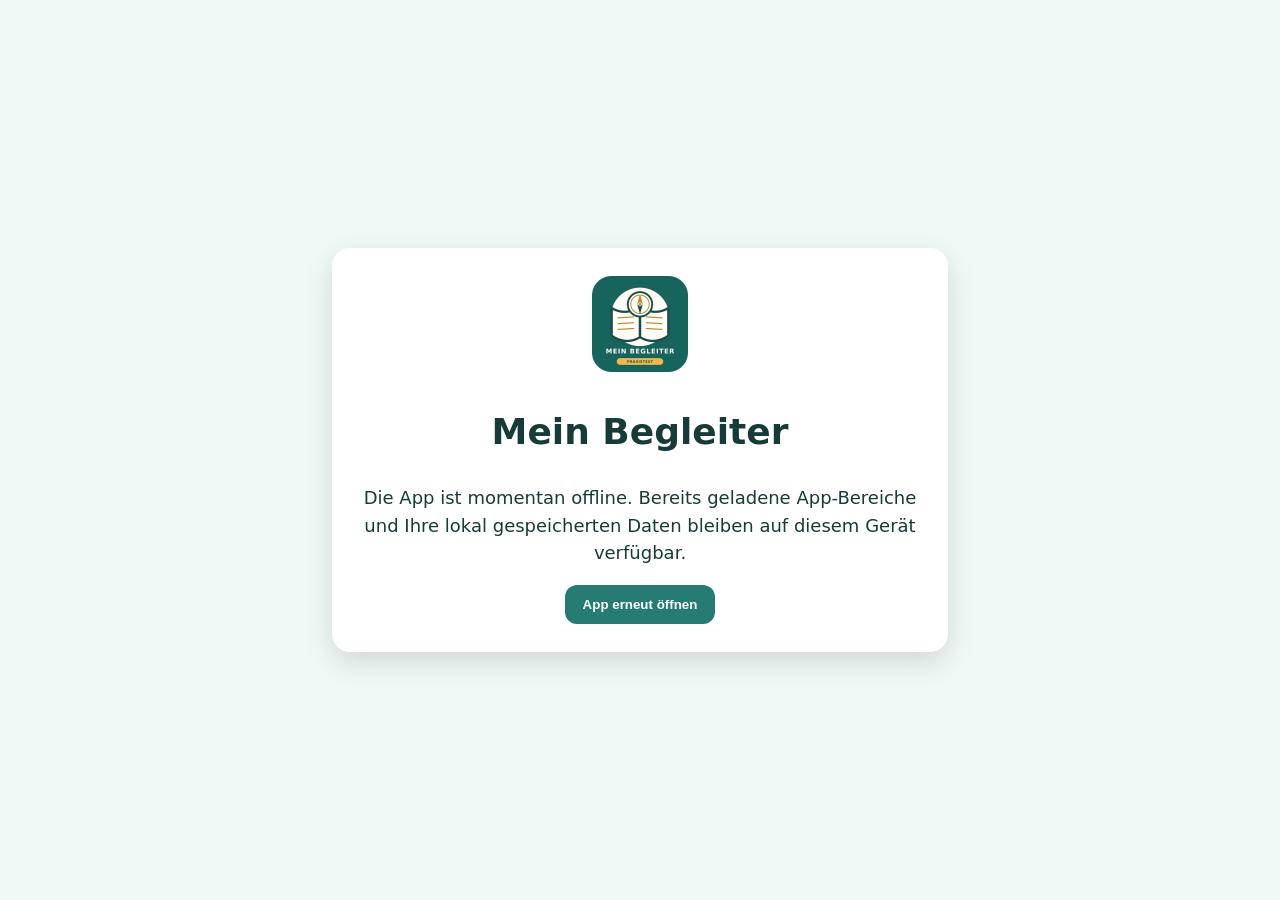
<file: offline.html>
<!doctype html><html lang="de"><head><meta charset="utf-8"><meta name="viewport" content="width=device-width,initial-scale=1"><meta name="theme-color" content="#267c73"><title>Mein Begleiter – Offline</title><style>body{margin:0;background:#eff9f6;color:#173b39;font:18px/1.55 system-ui;display:grid;min-height:100vh;place-items:center}.box{max-width:560px;margin:20px;padding:28px;border-radius:18px;background:#fff;box-shadow:0 10px 30px #0002;text-align:center}button{border:0;border-radius:12px;padding:12px 18px;background:#267c73;color:white;font-weight:800}</style></head><body><main class="box"><img src="./icons/icon-192.png" width="96" height="96" alt=""><h1>Mein Begleiter</h1><p>Die App ist momentan offline. Bereits geladene App-Bereiche und Ihre lokal gespeicherten Daten bleiben auf diesem Gerät verfügbar.</p><button onclick="location.href='./index.html'">App erneut öffnen</button></main></body></html>
</file>
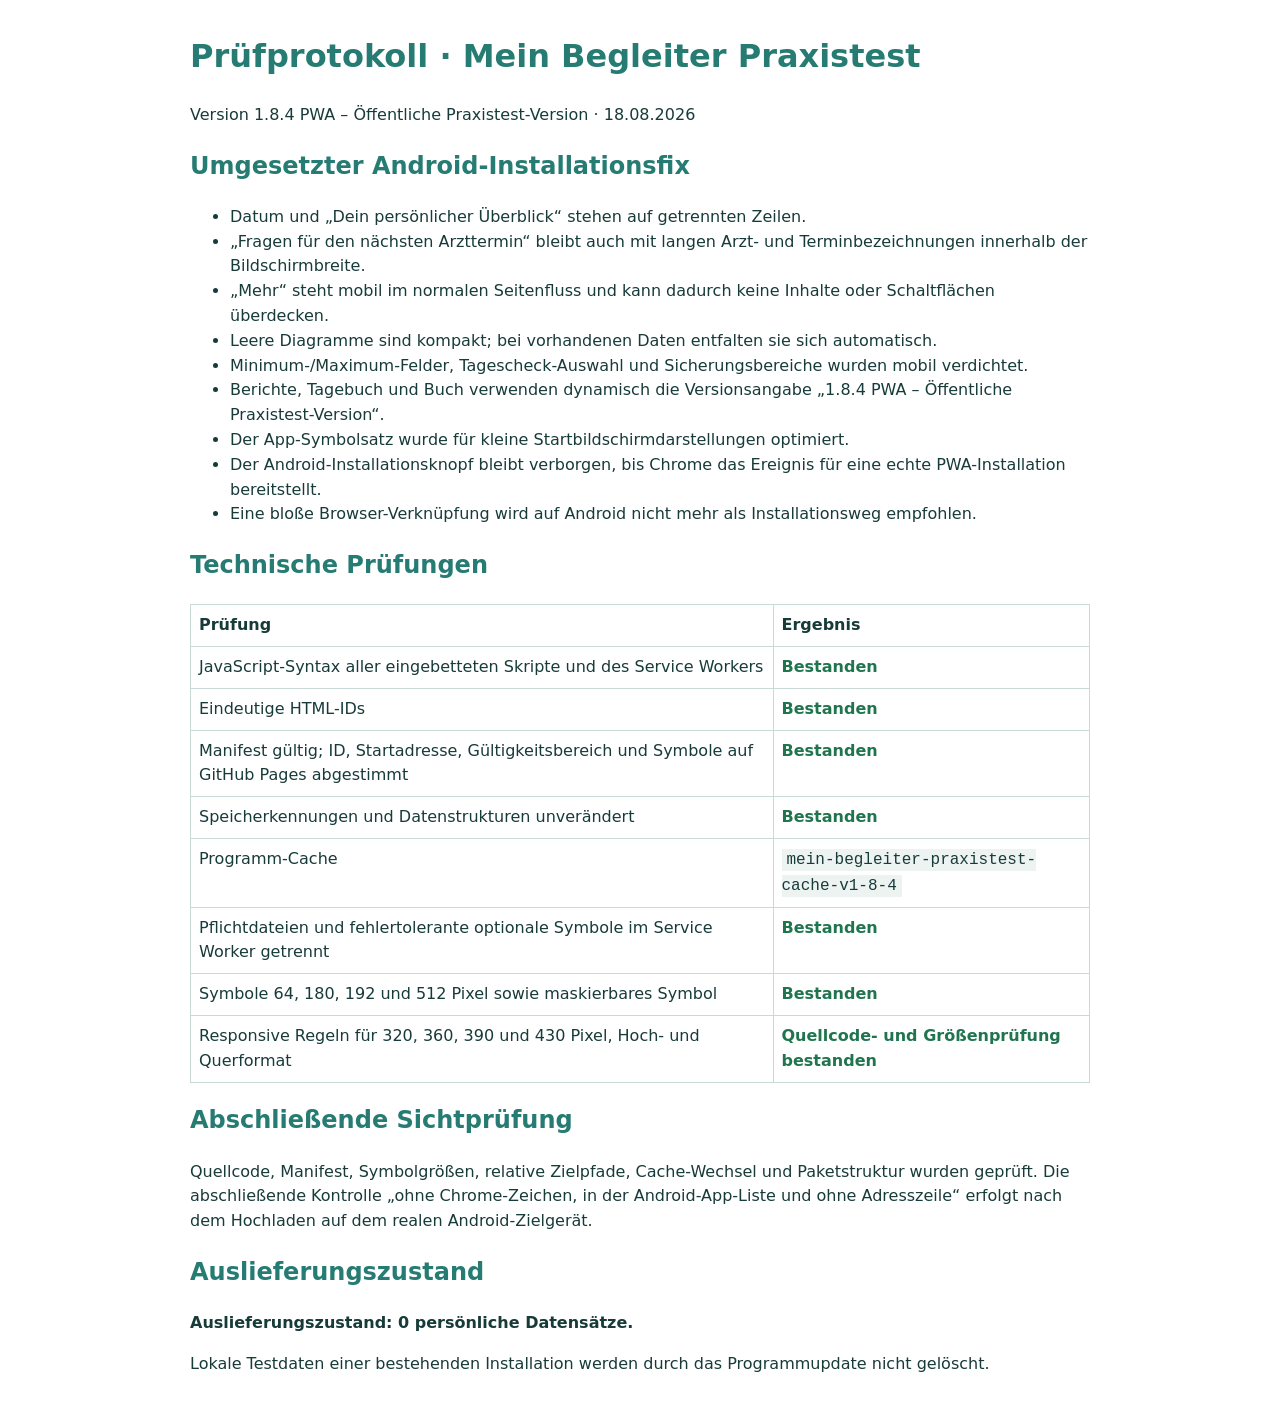
<file: PRUEFPROTOKOLL.html>
<!doctype html>
<html lang="de">
<head>
  <meta charset="utf-8">
  <meta name="viewport" content="width=device-width,initial-scale=1">
  <title>Prüfprotokoll – Mein Begleiter 1.8.4</title>
  <style>
    body{max-width:900px;margin:32px auto;padding:0 24px;font:16px/1.55 system-ui;color:#173b39}
    h1,h2{color:#267c73} code{background:#edf3f1;padding:2px 5px} .ok{color:#20754f;font-weight:700}
    table{width:100%;border-collapse:collapse}th,td{padding:8px;border:1px solid #c9d9d5;text-align:left;vertical-align:top}
  </style>
</head>
<body>
  <h1>Prüfprotokoll · Mein Begleiter Praxistest</h1>
  <p>Version 1.8.4 PWA – Öffentliche Praxistest-Version · 18.08.2026</p>
  <h2>Umgesetzter Android-Installationsfix</h2>
  <ul>
    <li>Datum und „Dein persönlicher Überblick“ stehen auf getrennten Zeilen.</li>
    <li>„Fragen für den nächsten Arzttermin“ bleibt auch mit langen Arzt- und Terminbezeichnungen innerhalb der Bildschirmbreite.</li>
    <li>„Mehr“ steht mobil im normalen Seitenfluss und kann dadurch keine Inhalte oder Schaltflächen überdecken.</li>
    <li>Leere Diagramme sind kompakt; bei vorhandenen Daten entfalten sie sich automatisch.</li>
    <li>Minimum-/Maximum-Felder, Tagescheck-Auswahl und Sicherungsbereiche wurden mobil verdichtet.</li>
    <li>Berichte, Tagebuch und Buch verwenden dynamisch die Versionsangabe „1.8.4 PWA – Öffentliche Praxistest-Version“.</li>
    <li>Der App-Symbolsatz wurde für kleine Startbildschirmdarstellungen optimiert.</li>
    <li>Der Android-Installationsknopf bleibt verborgen, bis Chrome das Ereignis für eine echte PWA-Installation bereitstellt.</li>
    <li>Eine bloße Browser-Verknüpfung wird auf Android nicht mehr als Installationsweg empfohlen.</li>
  </ul>
  <h2>Technische Prüfungen</h2>
  <table>
    <tr><th>Prüfung</th><th>Ergebnis</th></tr>
    <tr><td>JavaScript-Syntax aller eingebetteten Skripte und des Service Workers</td><td class="ok">Bestanden</td></tr>
    <tr><td>Eindeutige HTML-IDs</td><td class="ok">Bestanden</td></tr>
    <tr><td>Manifest gültig; ID, Startadresse, Gültigkeitsbereich und Symbole auf GitHub Pages abgestimmt</td><td class="ok">Bestanden</td></tr>
    <tr><td>Speicherkennungen und Datenstrukturen unverändert</td><td class="ok">Bestanden</td></tr>
    <tr><td>Programm-Cache</td><td><code>mein-begleiter-praxistest-cache-v1-8-4</code></td></tr>
    <tr><td>Pflichtdateien und fehlertolerante optionale Symbole im Service Worker getrennt</td><td class="ok">Bestanden</td></tr>
    <tr><td>Symbole 64, 180, 192 und 512 Pixel sowie maskierbares Symbol</td><td class="ok">Bestanden</td></tr>
    <tr><td>Responsive Regeln für 320, 360, 390 und 430 Pixel, Hoch- und Querformat</td><td class="ok">Quellcode- und Größenprüfung bestanden</td></tr>
  </table>
  <h2>Abschließende Sichtprüfung</h2>
  <p>Quellcode, Manifest, Symbolgrößen, relative Zielpfade, Cache-Wechsel und Paketstruktur wurden geprüft. Die abschließende Kontrolle „ohne Chrome-Zeichen, in der Android-App-Liste und ohne Adresszeile“ erfolgt nach dem Hochladen auf dem realen Android-Zielgerät.</p>
  <h2>Auslieferungszustand</h2>
  <p><strong>Auslieferungszustand: 0 persönliche Datensätze.</strong></p>
  <p>Lokale Testdaten einer bestehenden Installation werden durch das Programmupdate nicht gelöscht.</p>
</body>
</html>
</file>
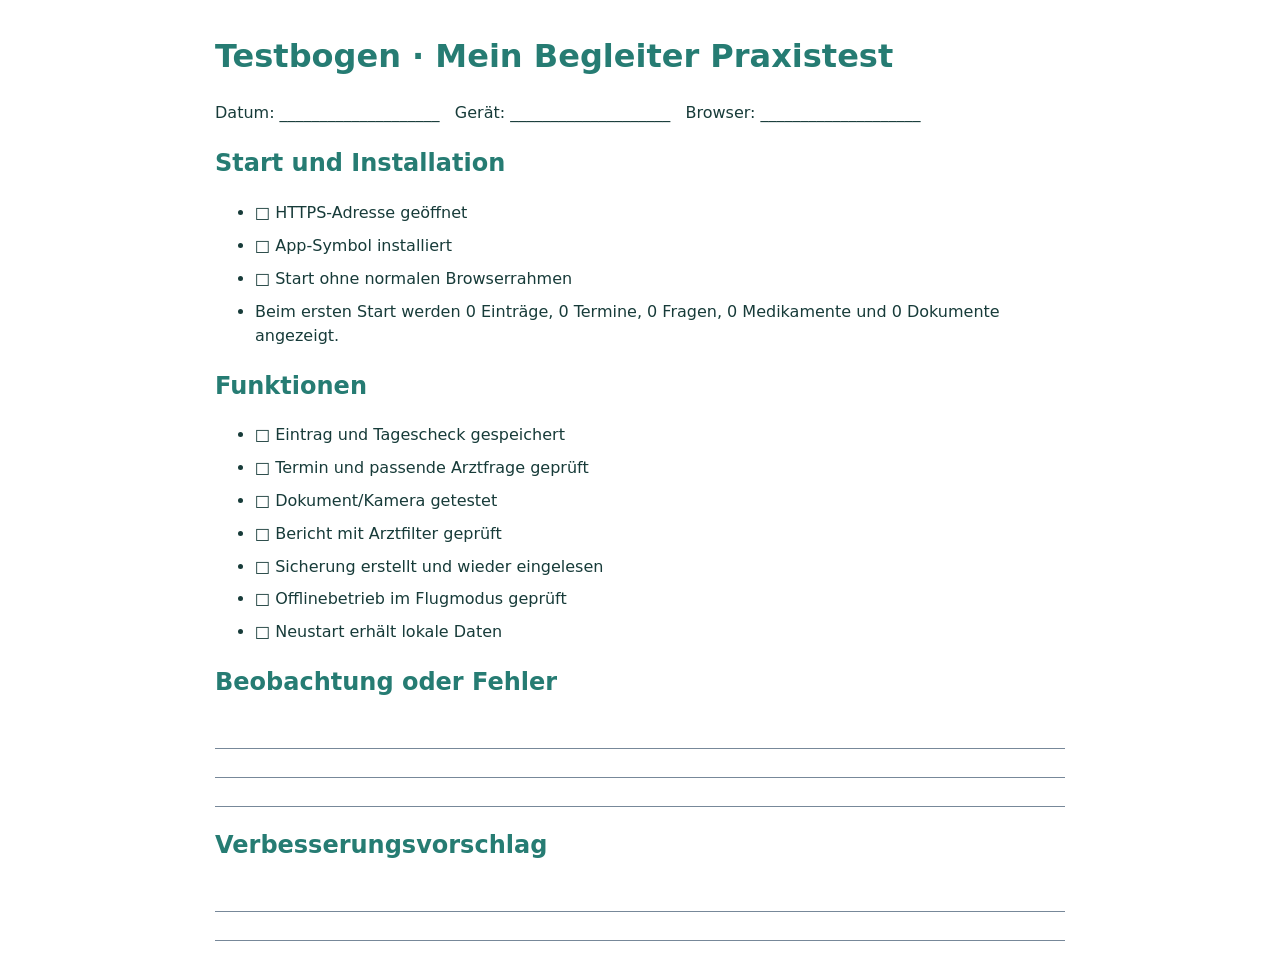
<file: TESTBOGEN.html>
<!doctype html><html lang="de"><head><meta charset="utf-8"><title>Testbogen – Mein Begleiter Praxistest</title><style>body{max-width:850px;margin:32px auto;padding:0 22px;font:16px/1.5 system-ui;color:#173b39}h1,h2{color:#267c73}li{margin:.55rem 0}.feld{border-bottom:1px solid #789;height:28px}@media print{body{margin:0}}</style></head><body><h1>Testbogen · Mein Begleiter Praxistest</h1><p>Datum: ____________________ &nbsp; Gerät: ____________________ &nbsp; Browser: ____________________</p><h2>Start und Installation</h2><ul><li>□ HTTPS-Adresse geöffnet</li><li>□ App-Symbol installiert</li><li>□ Start ohne normalen Browserrahmen</li><li>Beim ersten Start werden 0 Einträge, 0 Termine, 0 Fragen, 0 Medikamente und 0 Dokumente angezeigt.</li></ul><h2>Funktionen</h2><ul><li>□ Eintrag und Tagescheck gespeichert</li><li>□ Termin und passende Arztfrage geprüft</li><li>□ Dokument/Kamera getestet</li><li>□ Bericht mit Arztfilter geprüft</li><li>□ Sicherung erstellt und wieder eingelesen</li><li>□ Offlinebetrieb im Flugmodus geprüft</li><li>□ Neustart erhält lokale Daten</li></ul><h2>Beobachtung oder Fehler</h2><div class="feld"></div><div class="feld"></div><div class="feld"></div><h2>Verbesserungsvorschlag</h2><div class="feld"></div><div class="feld"></div></body></html>
</file>
